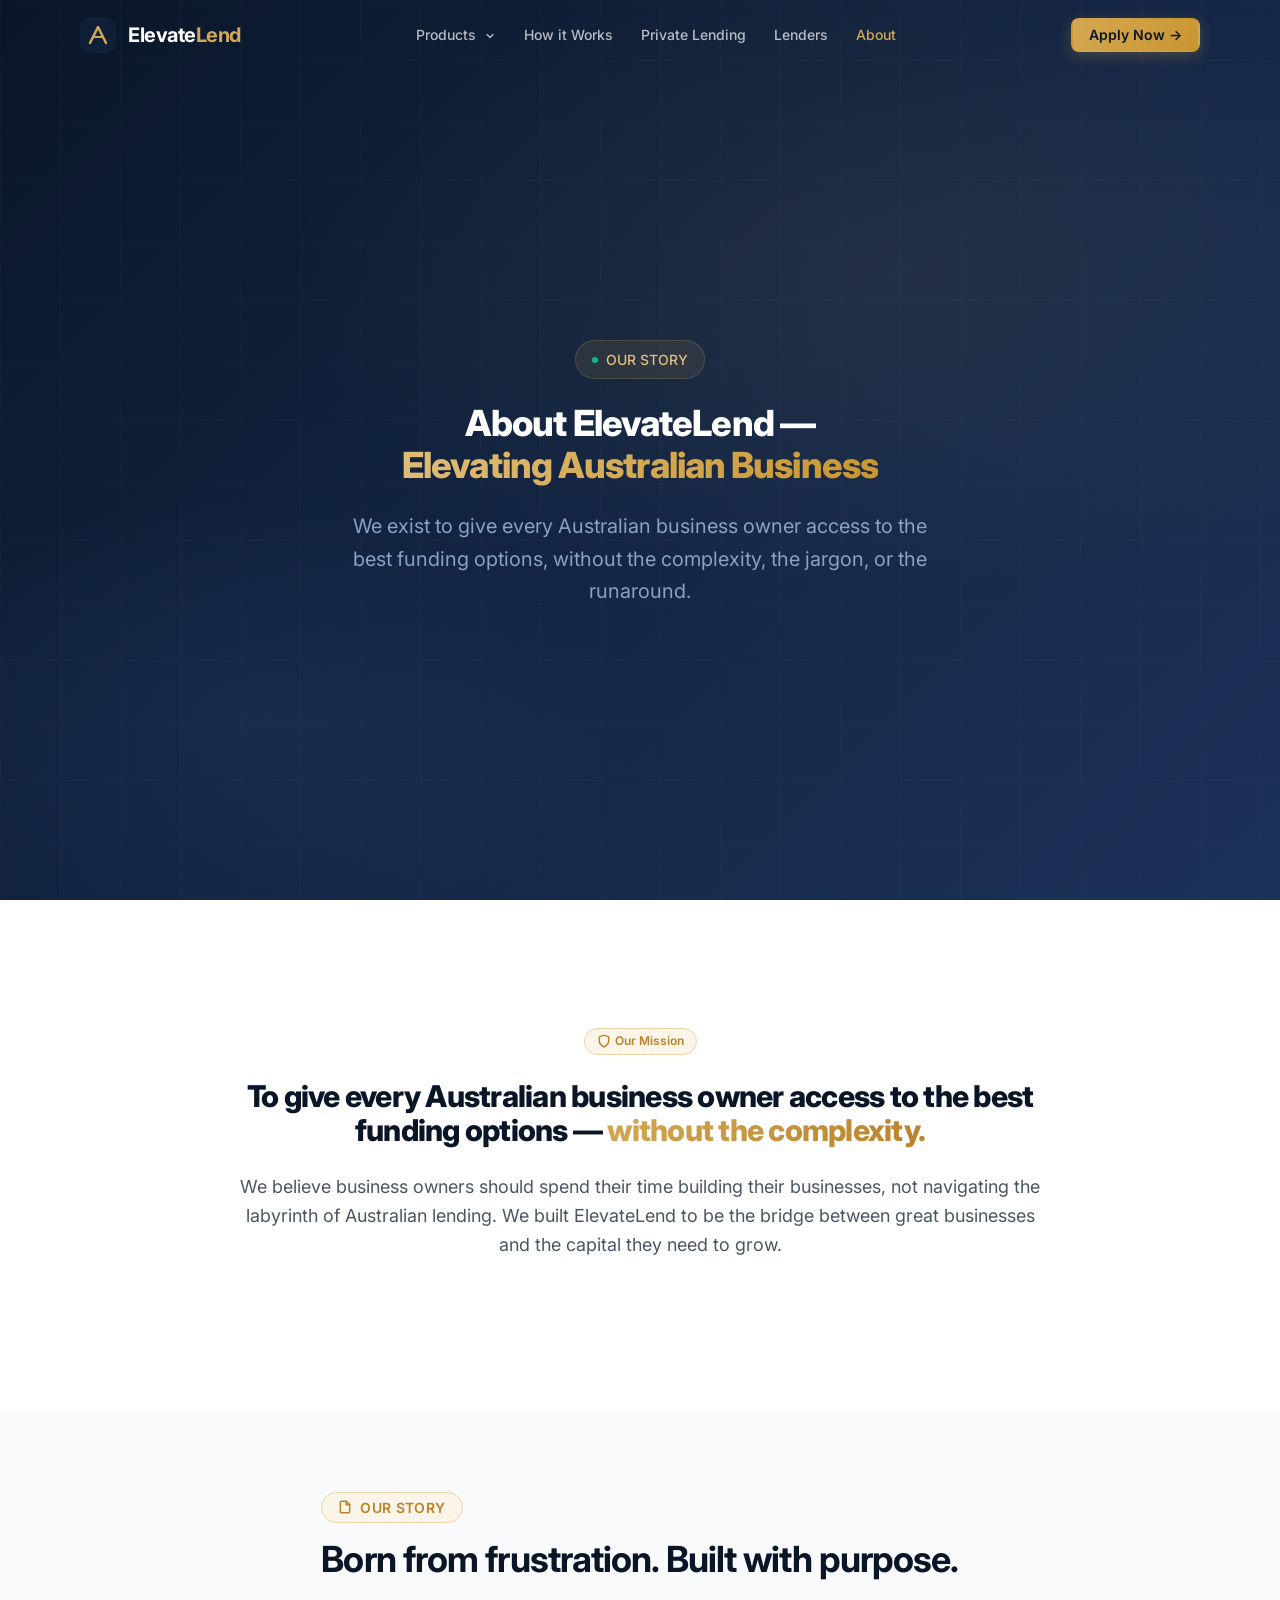
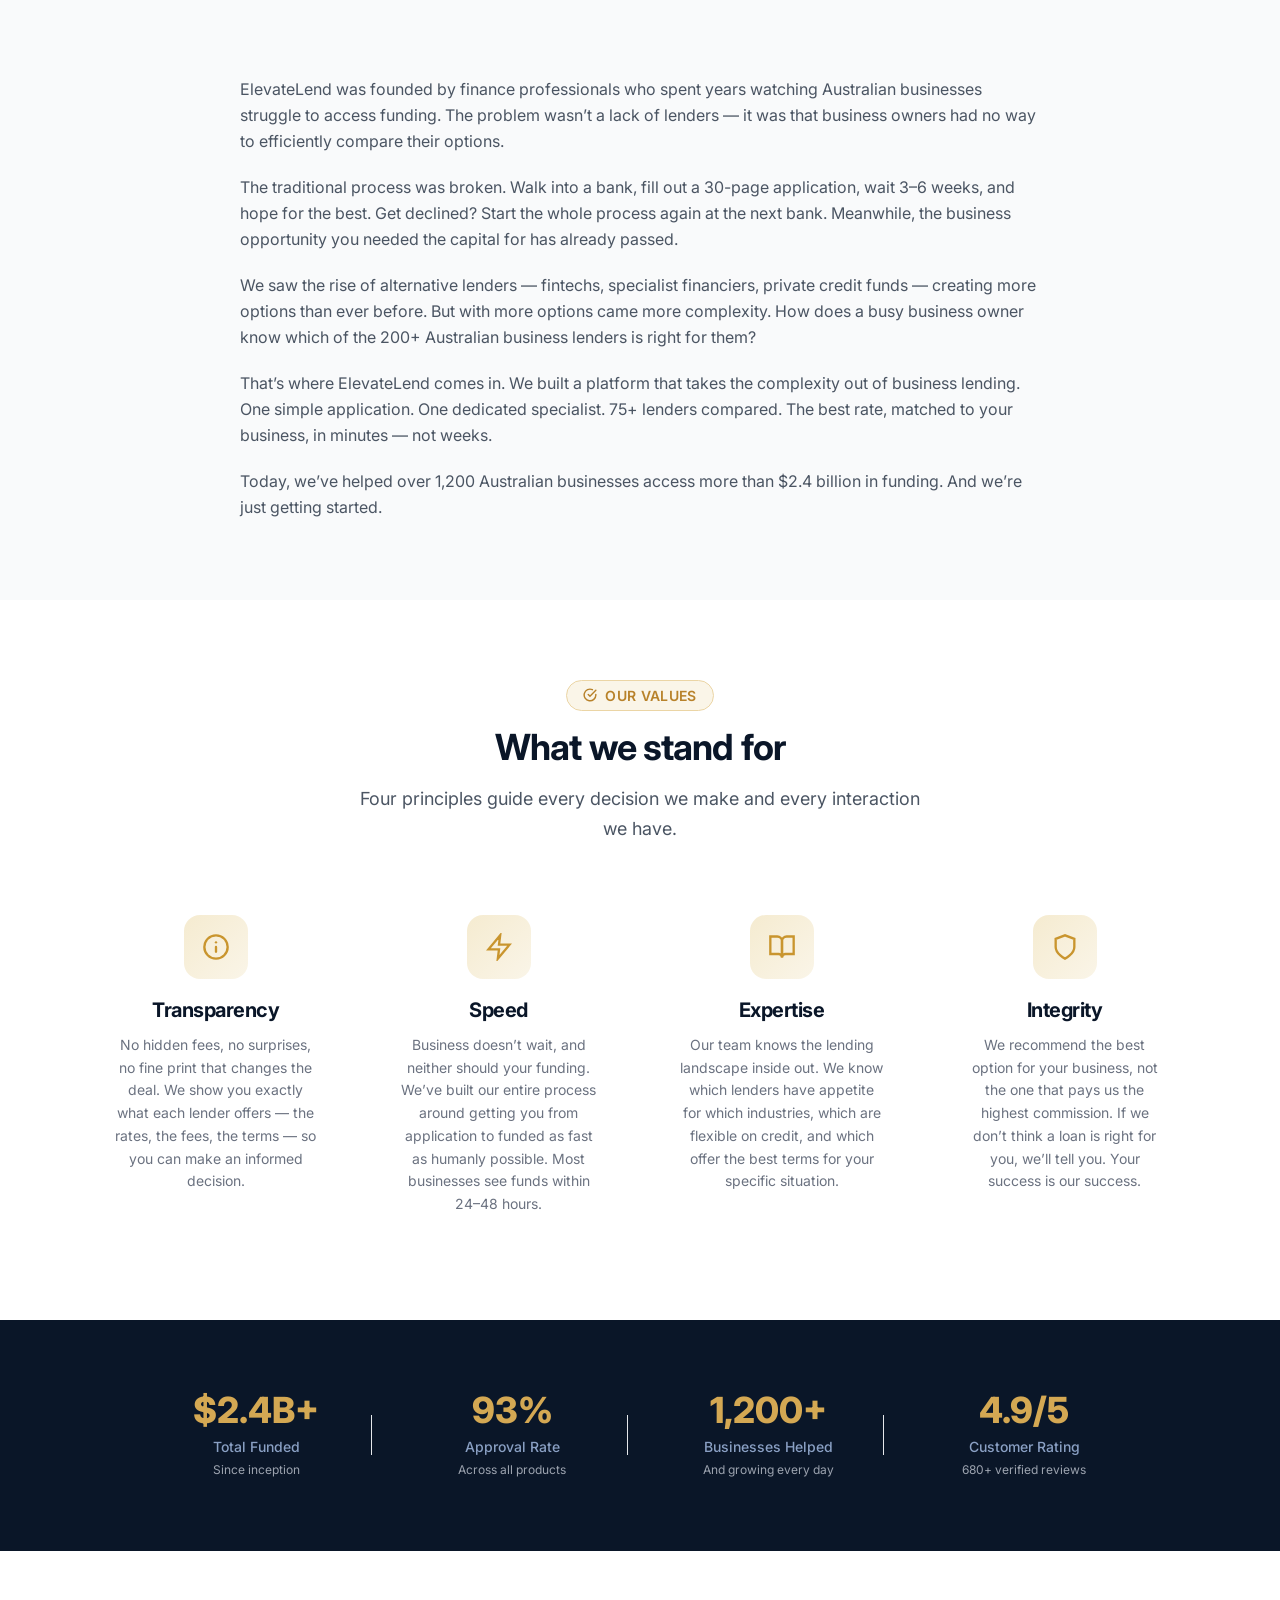
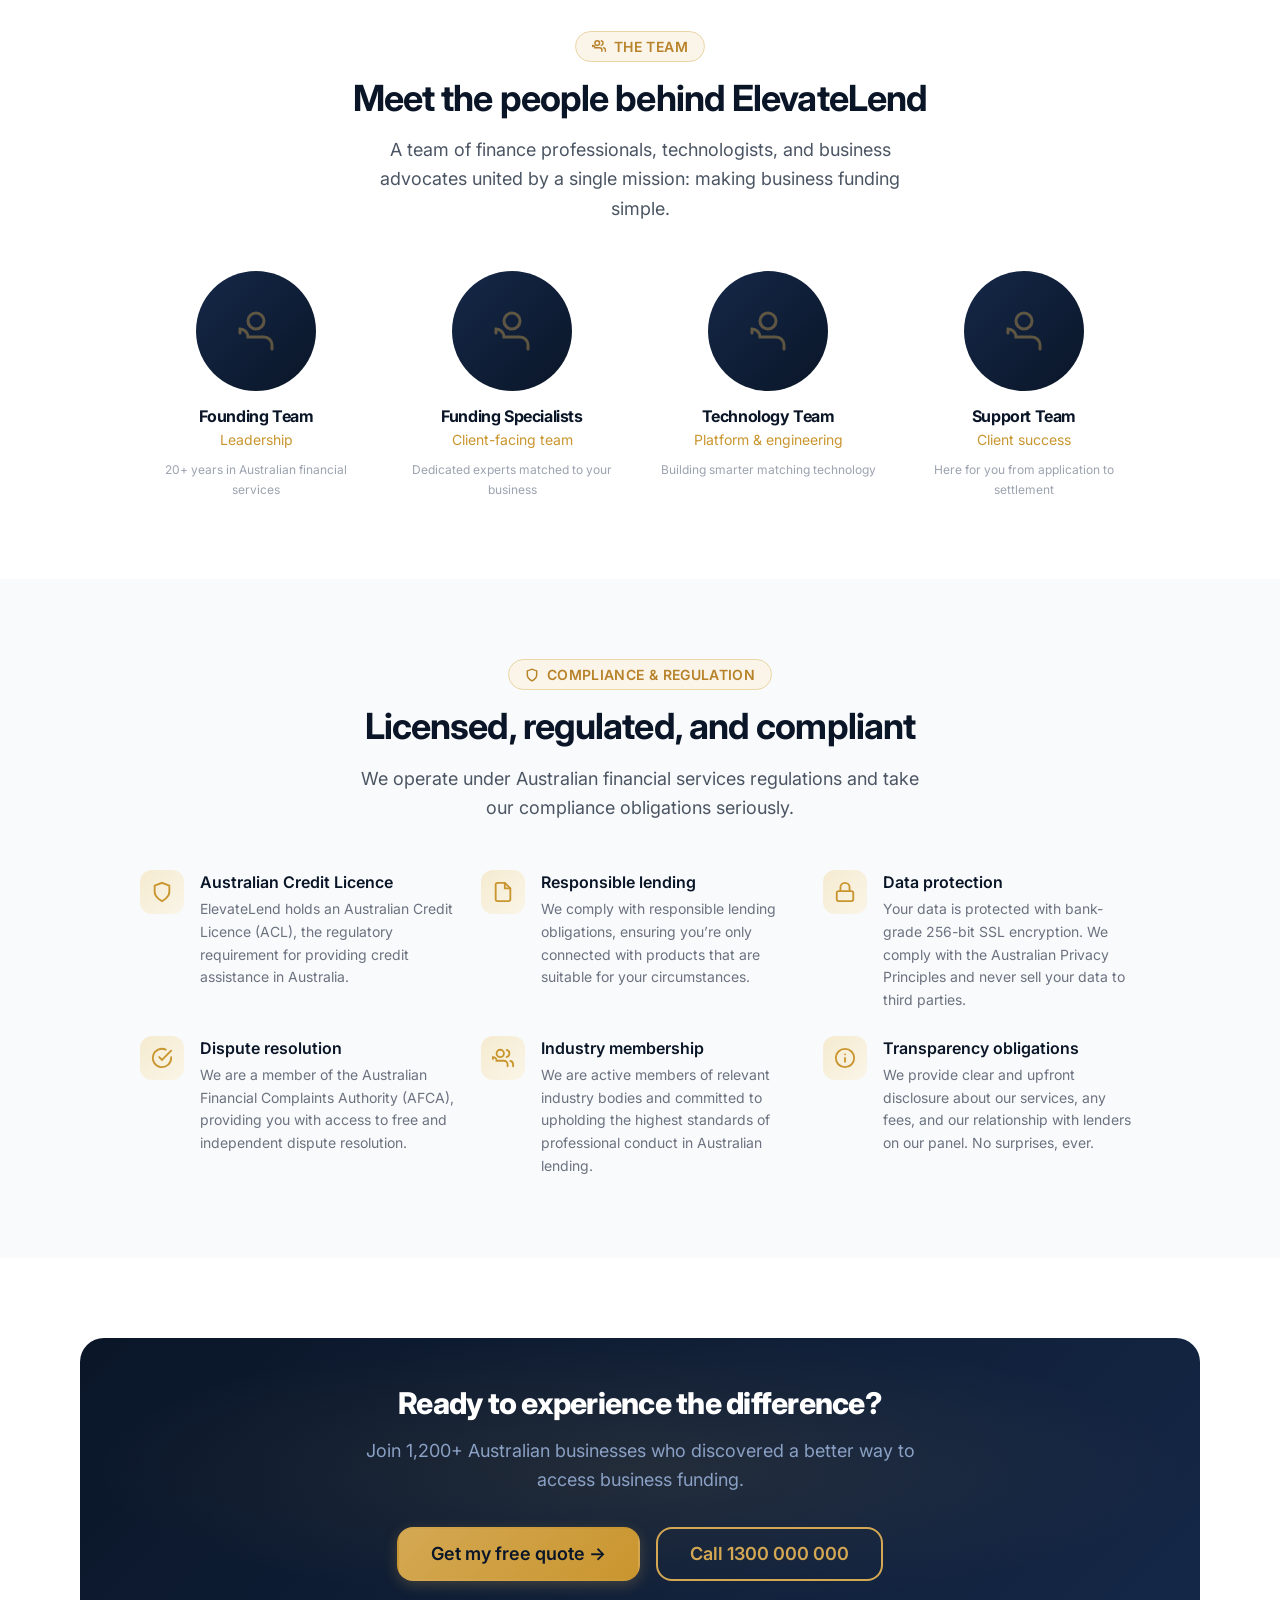
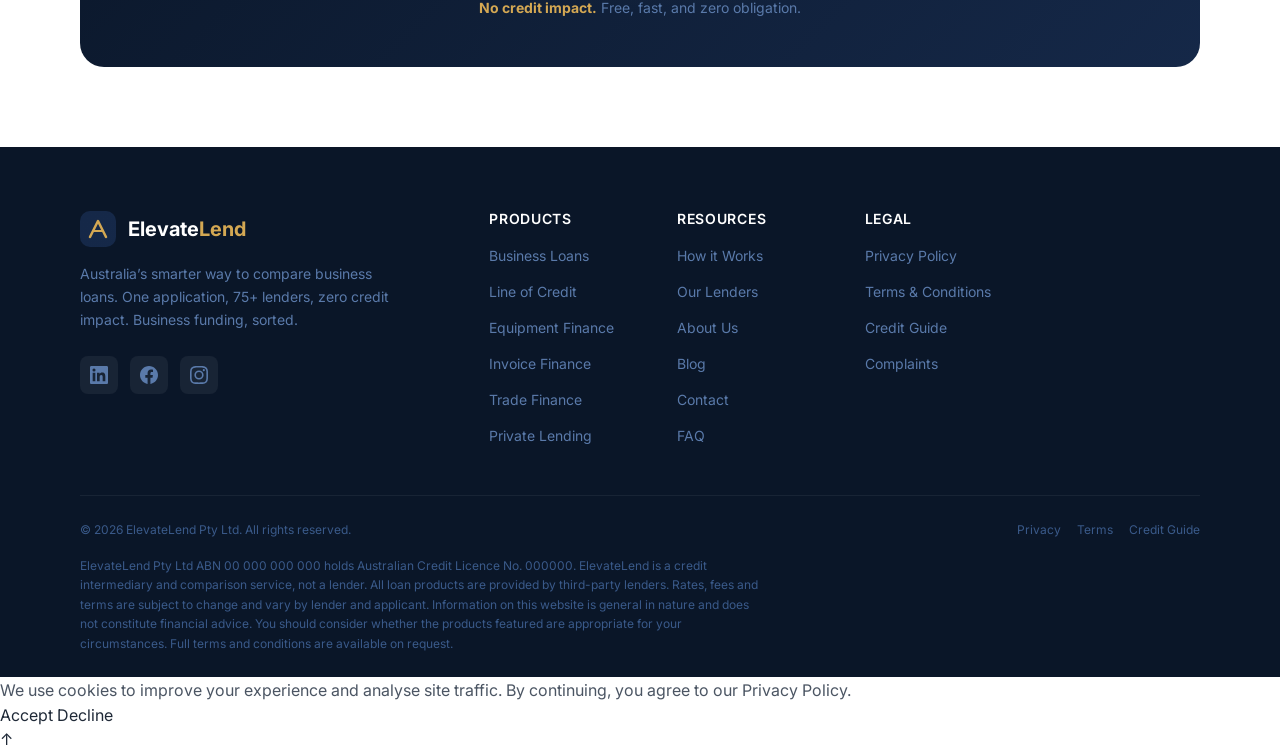
<file: about/index.html>
<!DOCTYPE html>
<html lang="en-AU">
<head>
  <meta charset="UTF-8">
  <meta name="viewport" content="width=device-width, initial-scale=1.0">
  <meta name="description" content="Learn about ElevateLend — Australia's smarter way to compare business loans. Our mission, values, team, and commitment to helping Australian businesses access better funding.">
  <meta name="keywords" content="about ElevateLend, Australian business finance, business loan comparison, fintech Australia, business lending platform">
  <meta name="author" content="ElevateLend">
  <meta name="robots" content="index, follow">

  <!-- Open Graph -->
  <meta property="og:title" content="About ElevateLend — Elevating Australian Business">
  <meta property="og:description" content="Our mission is to give every Australian business owner access to the best funding options, without the complexity.">
  <meta property="og:type" content="website">
  <meta property="og:url" content="https://elevatelend.com.au/about/">
  <meta property="og:locale" content="en_AU">

  <title>About ElevateLend | Elevating Australian Business</title>

  <link rel="canonical" href="https://elevatelend.com.au/about/">
  <link rel="stylesheet" href="../css/style.css">

  <!-- Favicon -->
  <link rel="icon" type="image/svg+xml" href="data:image/svg+xml,<svg xmlns='http://www.w3.org/2000/svg' viewBox='0 0 32 32'><rect width='32' height='32' rx='8' fill='%230a1628'/><path d='M8 22l8-14 8 14' stroke='%23d4a853' stroke-width='3' fill='none' stroke-linecap='round' stroke-linejoin='round'/></svg>">
</head>
<body>

  <!-- ====================================================================
       NAVIGATION
       ==================================================================== -->
  <nav class="nav" id="main-nav" role="navigation" aria-label="Main navigation">
    <div class="container">
      <div class="nav__inner">

        <a href="/" class="nav__logo" aria-label="ElevateLend home">
          <svg class="nav__logo-icon" viewBox="0 0 36 36" fill="none" xmlns="http://www.w3.org/2000/svg" aria-hidden="true">
            <rect width="36" height="36" rx="10" fill="url(#logo-grad)"/>
            <path d="M10 26l8-16 8 16" stroke="#d4a853" stroke-width="2.5" fill="none" stroke-linecap="round" stroke-linejoin="round"/>
            <path d="M13 20h10" stroke="#d4a853" stroke-width="2" stroke-linecap="round"/>
            <defs><linearGradient id="logo-grad" x1="0" y1="0" x2="36" y2="36"><stop stop-color="#0f1f38"/><stop offset="1" stop-color="#152848"/></linearGradient></defs>
          </svg>
          <span class="nav__logo-text">Elevate<span>Lend</span></span>
        </a>

        <div class="nav__links">
          <div class="nav__link" style="position:relative; cursor:pointer;" id="products-dropdown-trigger">
            Products
            <svg width="12" height="12" viewBox="0 0 24 24" fill="none" stroke="currentColor" stroke-width="2.5" stroke-linecap="round" style="margin-left:4px; display:inline-block; vertical-align:middle;"><polyline points="6 9 12 15 18 9"/></svg>
            <div style="display:none; position:absolute; top:100%; left:0; min-width:220px; background:rgba(10,22,40,0.95); backdrop-filter:blur(16px); border-radius:var(--radius-lg); padding:var(--space-2) 0; box-shadow:var(--shadow-xl); border:1px solid rgba(255,255,255,0.08); z-index:var(--z-dropdown);" id="products-dropdown">
              <a href="/products/business-loans/" style="display:block; padding:var(--space-3) var(--space-5); font-size:var(--font-size-sm); color:rgba(255,255,255,0.8); transition:all 150ms;">Business Loans</a>
              <a href="/products/line-of-credit/" style="display:block; padding:var(--space-3) var(--space-5); font-size:var(--font-size-sm); color:rgba(255,255,255,0.8); transition:all 150ms;">Line of Credit</a>
              <a href="/products/equipment-finance/" style="display:block; padding:var(--space-3) var(--space-5); font-size:var(--font-size-sm); color:rgba(255,255,255,0.8); transition:all 150ms;">Equipment Finance</a>
              <a href="/products/invoice-finance/" style="display:block; padding:var(--space-3) var(--space-5); font-size:var(--font-size-sm); color:rgba(255,255,255,0.8); transition:all 150ms;">Invoice Finance</a>
              <a href="/products/trade-finance/" style="display:block; padding:var(--space-3) var(--space-5); font-size:var(--font-size-sm); color:rgba(255,255,255,0.8); transition:all 150ms;">Trade Finance</a>
            </div>
          </div>
          <a href="/how-it-works/" class="nav__link">How it Works</a>
          <a href="/private-lending/" class="nav__link">Private Lending</a>
          <a href="/lenders/" class="nav__link">Lenders</a>
          <a href="/about/" class="nav__link" style="color:var(--color-gold-400);">About</a>
        </div>

        <div class="nav__actions">
          <a href="tel:1300000000" class="nav__link" style="display:none;" aria-label="Call us">
            <svg width="16" height="16" viewBox="0 0 24 24" fill="none" stroke="currentColor" stroke-width="2" stroke-linecap="round" style="display:inline-block; vertical-align:middle; margin-right:4px;"><path d="M22 16.92v3a2 2 0 01-2.18 2 19.79 19.79 0 01-8.63-3.07 19.5 19.5 0 01-6-6A19.79 19.79 0 012.12 4.18 2 2 0 014.11 2h3a2 2 0 012 1.72c.127.96.361 1.903.7 2.81a2 2 0 01-.45 2.11L8.09 9.91a16 16 0 006 6l1.27-1.27a2 2 0 012.11-.45c.907.339 1.85.573 2.81.7A2 2 0 0122 16.92z"/></svg>
            1300 000 000
          </a>
          <a href="/apply/" class="btn btn--primary btn--sm nav__cta">Apply Now &rarr;</a>
          <button class="nav__toggle" data-nav-toggle aria-label="Toggle navigation menu" aria-expanded="false">
            <svg class="nav__toggle-icon" viewBox="0 0 24 24" fill="none" stroke="currentColor" stroke-width="2" stroke-linecap="round"><line x1="3" y1="6" x2="21" y2="6"/><line x1="3" y1="12" x2="21" y2="12"/><line x1="3" y1="18" x2="21" y2="18"/></svg>
          </button>
        </div>
      </div>
    </div>

    <div class="nav__mobile-menu" data-nav-menu>
      <a href="/products/business-loans/" class="nav__mobile-link">Business Loans</a>
      <a href="/products/line-of-credit/" class="nav__mobile-link">Line of Credit</a>
      <a href="/products/equipment-finance/" class="nav__mobile-link">Equipment Finance</a>
      <a href="/products/invoice-finance/" class="nav__mobile-link">Invoice Finance</a>
      <a href="/products/trade-finance/" class="nav__mobile-link">Trade Finance</a>
      <a href="/how-it-works/" class="nav__mobile-link">How it Works</a>
      <a href="/private-lending/" class="nav__mobile-link">Private Lending</a>
      <a href="/lenders/" class="nav__mobile-link">Lenders</a>
      <a href="/about/" class="nav__mobile-link">About</a>
      <div class="nav__mobile-cta">
        <a href="/apply/" class="btn btn--primary btn--block">Apply Now &rarr;</a>
      </div>
    </div>
  </nav>

  <!-- ====================================================================
       INNER HERO
       ==================================================================== -->
  <section class="hero hero--inner">
    <div class="hero__grid-pattern" aria-hidden="true"></div>
    <div class="container">
      <div class="hero__content">
        <div class="hero__badge">
          <span class="hero__badge-dot" aria-hidden="true"></span>
          OUR STORY
        </div>
        <h1 class="hero__title">
          About ElevateLend &mdash;<br>
          <span class="hero__title-highlight">Elevating Australian Business</span>
        </h1>
        <p class="hero__subtitle">
          We exist to give every Australian business owner access to the best funding options, without the complexity, the jargon, or the runaround.
        </p>
      </div>
    </div>
  </section>

  <!-- ====================================================================
       MISSION
       ==================================================================== -->
  <section class="section section--lg">
    <div class="container">
      <div style="max-width:800px; margin-inline:auto; text-align:center;">

        <span class="badge badge--gold" style="margin-bottom:var(--space-6); display:inline-flex;">
          <svg width="14" height="14" viewBox="0 0 24 24" fill="none" stroke="currentColor" stroke-width="2.5" stroke-linecap="round" style="margin-right:4px;"><path d="M12 22s8-4 8-10V5l-8-3-8 3v7c0 6 8 10 8 10z"/></svg>
          Our Mission
        </span>

        <h2 style="font-size:var(--font-size-3xl); font-weight:var(--font-weight-extrabold); color:var(--color-navy-900); margin-bottom:var(--space-6); line-height:var(--line-height-tight);">
          To give every Australian business owner access to the best funding options &mdash; <span class="text-gradient">without the complexity.</span>
        </h2>

        <p style="font-size:var(--font-size-lg); color:var(--color-gray-600); line-height:var(--line-height-relaxed); margin-bottom:var(--space-6);">
          We believe business owners should spend their time building their businesses, not navigating the labyrinth of Australian lending. We built ElevateLend to be the bridge between great businesses and the capital they need to grow.
        </p>

      </div>
    </div>
  </section>

  <!-- ====================================================================
       OUR STORY
       ==================================================================== -->
  <section class="section section--gray">
    <div class="container">
      <div style="display:grid; grid-template-columns:1fr; gap:var(--space-8); max-width:800px; margin-inline:auto;">

        <div class="section-header" style="text-align:left;">
          <span class="section-header__badge">
            <svg width="14" height="14" viewBox="0 0 24 24" fill="none" stroke="currentColor" stroke-width="2.5" stroke-linecap="round"><path d="M14 2H6a2 2 0 00-2 2v16a2 2 0 002 2h12a2 2 0 002-2V8z"/><polyline points="14 2 14 8 20 8"/></svg>
            Our Story
          </span>
          <h2 class="section-header__title" style="text-align:left;">Born from frustration. Built with purpose.</h2>
        </div>

        <div style="font-size:var(--font-size-base); color:var(--color-gray-600); line-height:var(--line-height-relaxed); display:grid; gap:var(--space-5);">
          <p>
            ElevateLend was founded by finance professionals who spent years watching Australian businesses struggle to access funding. The problem wasn&rsquo;t a lack of lenders &mdash; it was that business owners had no way to efficiently compare their options.
          </p>
          <p>
            The traditional process was broken. Walk into a bank, fill out a 30-page application, wait 3&ndash;6 weeks, and hope for the best. Get declined? Start the whole process again at the next bank. Meanwhile, the business opportunity you needed the capital for has already passed.
          </p>
          <p>
            We saw the rise of alternative lenders &mdash; fintechs, specialist financiers, private credit funds &mdash; creating more options than ever before. But with more options came more complexity. How does a busy business owner know which of the 200+ Australian business lenders is right for them?
          </p>
          <p>
            That&rsquo;s where ElevateLend comes in. We built a platform that takes the complexity out of business lending. One simple application. One dedicated specialist. 75+ lenders compared. The best rate, matched to your business, in minutes &mdash; not weeks.
          </p>
          <p>
            Today, we&rsquo;ve helped over 1,200 Australian businesses access more than $2.4 billion in funding. And we&rsquo;re just getting started.
          </p>
        </div>

      </div>
    </div>
  </section>

  <!-- ====================================================================
       VALUES
       ==================================================================== -->
  <section class="section">
    <div class="container">
      <div class="section-header">
        <span class="section-header__badge">
          <svg width="14" height="14" viewBox="0 0 24 24" fill="none" stroke="currentColor" stroke-width="2.5" stroke-linecap="round"><path d="M22 11.08V12a10 10 0 11-5.93-9.14"/><polyline points="22 4 12 14.01 9 11.01"/></svg>
          Our Values
        </span>
        <h2 class="section-header__title">What we stand for</h2>
        <p class="section-header__subtitle">Four principles guide every decision we make and every interaction we have.</p>
      </div>

      <div style="display:grid; grid-template-columns:repeat(auto-fit, minmax(250px, 1fr)); gap:var(--space-8); max-width:1100px; margin-inline:auto;">

        <!-- Transparency -->
        <div style="text-align:center; padding:var(--space-6);">
          <div style="width:64px; height:64px; display:flex; align-items:center; justify-content:center; background:linear-gradient(135deg, var(--color-gold-100), var(--color-gold-50)); border-radius:var(--radius-xl); margin:0 auto var(--space-5); color:var(--color-gold-500);">
            <svg width="28" height="28" viewBox="0 0 24 24" fill="none" stroke="currentColor" stroke-width="2" stroke-linecap="round"><circle cx="12" cy="12" r="10"/><line x1="12" y1="16" x2="12" y2="12"/><line x1="12" y1="8" x2="12.01" y2="8"/></svg>
          </div>
          <h3 style="font-size:var(--font-size-xl); font-weight:var(--font-weight-bold); color:var(--color-navy-900); margin-bottom:var(--space-3);">Transparency</h3>
          <p style="font-size:var(--font-size-sm); color:var(--color-gray-500); line-height:var(--line-height-relaxed);">
            No hidden fees, no surprises, no fine print that changes the deal. We show you exactly what each lender offers &mdash; the rates, the fees, the terms &mdash; so you can make an informed decision.
          </p>
        </div>

        <!-- Speed -->
        <div style="text-align:center; padding:var(--space-6);">
          <div style="width:64px; height:64px; display:flex; align-items:center; justify-content:center; background:linear-gradient(135deg, var(--color-gold-100), var(--color-gold-50)); border-radius:var(--radius-xl); margin:0 auto var(--space-5); color:var(--color-gold-500);">
            <svg width="28" height="28" viewBox="0 0 24 24" fill="none" stroke="currentColor" stroke-width="2" stroke-linecap="round"><path d="M13 2L3 14h9l-1 8 10-12h-9l1-8z"/></svg>
          </div>
          <h3 style="font-size:var(--font-size-xl); font-weight:var(--font-weight-bold); color:var(--color-navy-900); margin-bottom:var(--space-3);">Speed</h3>
          <p style="font-size:var(--font-size-sm); color:var(--color-gray-500); line-height:var(--line-height-relaxed);">
            Business doesn&rsquo;t wait, and neither should your funding. We&rsquo;ve built our entire process around getting you from application to funded as fast as humanly possible. Most businesses see funds within 24&ndash;48 hours.
          </p>
        </div>

        <!-- Expertise -->
        <div style="text-align:center; padding:var(--space-6);">
          <div style="width:64px; height:64px; display:flex; align-items:center; justify-content:center; background:linear-gradient(135deg, var(--color-gold-100), var(--color-gold-50)); border-radius:var(--radius-xl); margin:0 auto var(--space-5); color:var(--color-gold-500);">
            <svg width="28" height="28" viewBox="0 0 24 24" fill="none" stroke="currentColor" stroke-width="2" stroke-linecap="round"><path d="M2 3h6a4 4 0 014 4v14a3 3 0 00-3-3H2z"/><path d="M22 3h-6a4 4 0 00-4 4v14a3 3 0 013-3h7z"/></svg>
          </div>
          <h3 style="font-size:var(--font-size-xl); font-weight:var(--font-weight-bold); color:var(--color-navy-900); margin-bottom:var(--space-3);">Expertise</h3>
          <p style="font-size:var(--font-size-sm); color:var(--color-gray-500); line-height:var(--line-height-relaxed);">
            Our team knows the lending landscape inside out. We know which lenders have appetite for which industries, which are flexible on credit, and which offer the best terms for your specific situation.
          </p>
        </div>

        <!-- Integrity -->
        <div style="text-align:center; padding:var(--space-6);">
          <div style="width:64px; height:64px; display:flex; align-items:center; justify-content:center; background:linear-gradient(135deg, var(--color-gold-100), var(--color-gold-50)); border-radius:var(--radius-xl); margin:0 auto var(--space-5); color:var(--color-gold-500);">
            <svg width="28" height="28" viewBox="0 0 24 24" fill="none" stroke="currentColor" stroke-width="2" stroke-linecap="round"><path d="M12 22s8-4 8-10V5l-8-3-8 3v7c0 6 8 10 8 10z"/></svg>
          </div>
          <h3 style="font-size:var(--font-size-xl); font-weight:var(--font-weight-bold); color:var(--color-navy-900); margin-bottom:var(--space-3);">Integrity</h3>
          <p style="font-size:var(--font-size-sm); color:var(--color-gray-500); line-height:var(--line-height-relaxed);">
            We recommend the best option for your business, not the one that pays us the highest commission. If we don&rsquo;t think a loan is right for you, we&rsquo;ll tell you. Your success is our success.
          </p>
        </div>

      </div>
    </div>
  </section>

  <!-- ====================================================================
       STATS
       ==================================================================== -->
  <section class="section--dark" style="padding-block:var(--space-12);">
    <div class="container">
      <div class="stats stats--divided" style="max-width:1000px; margin-inline:auto;">
        <div class="stat">
          <div class="stat__value">$2.4B+</div>
          <div class="stat__label">Total Funded</div>
          <div class="stat__sublabel">Since inception</div>
        </div>
        <div class="stat">
          <div class="stat__value">93%</div>
          <div class="stat__label">Approval Rate</div>
          <div class="stat__sublabel">Across all products</div>
        </div>
        <div class="stat">
          <div class="stat__value">1,200+</div>
          <div class="stat__label">Businesses Helped</div>
          <div class="stat__sublabel">And growing every day</div>
        </div>
        <div class="stat">
          <div class="stat__value">4.9/5</div>
          <div class="stat__label">Customer Rating</div>
          <div class="stat__sublabel">680+ verified reviews</div>
        </div>
      </div>
    </div>
  </section>

  <!-- ====================================================================
       TEAM PLACEHOLDER
       ==================================================================== -->
  <section class="section">
    <div class="container">
      <div class="section-header">
        <span class="section-header__badge">
          <svg width="14" height="14" viewBox="0 0 24 24" fill="none" stroke="currentColor" stroke-width="2.5" stroke-linecap="round"><path d="M17 21v-2a4 4 0 00-4-4H5a4 4 0 00-4-4v2"/><circle cx="9" cy="7" r="4"/><path d="M23 21v-2a4 4 0 00-3-3.87"/><path d="M16 3.13a4 4 0 010 7.75"/></svg>
          The Team
        </span>
        <h2 class="section-header__title">Meet the people behind ElevateLend</h2>
        <p class="section-header__subtitle">A team of finance professionals, technologists, and business advocates united by a single mission: making business funding simple.</p>
      </div>

      <div style="display:grid; grid-template-columns:repeat(auto-fill, minmax(220px, 1fr)); gap:var(--space-6); max-width:1000px; margin-inline:auto;">

        <!-- Team Member 1 -->
        <div style="text-align:center;">
          <div style="width:120px; height:120px; border-radius:var(--radius-full); background:linear-gradient(135deg, var(--color-navy-700), var(--color-navy-900)); display:flex; align-items:center; justify-content:center; margin:0 auto var(--space-4);">
            <svg width="48" height="48" viewBox="0 0 24 24" fill="none" stroke="rgba(212,168,83,0.4)" stroke-width="1.5" stroke-linecap="round"><path d="M20 21v-2a4 4 0 00-4-4H8a4 4 0 00-4-4v2"/><circle cx="12" cy="7" r="4"/></svg>
          </div>
          <h3 style="font-size:var(--font-size-base); font-weight:var(--font-weight-bold); color:var(--color-navy-900); margin-bottom:var(--space-1);">Founding Team</h3>
          <p style="font-size:var(--font-size-sm); color:var(--color-gold-500); margin-bottom:var(--space-2);">Leadership</p>
          <p style="font-size:var(--font-size-xs); color:var(--color-gray-400);">20+ years in Australian financial services</p>
        </div>

        <!-- Team Member 2 -->
        <div style="text-align:center;">
          <div style="width:120px; height:120px; border-radius:var(--radius-full); background:linear-gradient(135deg, var(--color-navy-700), var(--color-navy-900)); display:flex; align-items:center; justify-content:center; margin:0 auto var(--space-4);">
            <svg width="48" height="48" viewBox="0 0 24 24" fill="none" stroke="rgba(212,168,83,0.4)" stroke-width="1.5" stroke-linecap="round"><path d="M20 21v-2a4 4 0 00-4-4H8a4 4 0 00-4-4v2"/><circle cx="12" cy="7" r="4"/></svg>
          </div>
          <h3 style="font-size:var(--font-size-base); font-weight:var(--font-weight-bold); color:var(--color-navy-900); margin-bottom:var(--space-1);">Funding Specialists</h3>
          <p style="font-size:var(--font-size-sm); color:var(--color-gold-500); margin-bottom:var(--space-2);">Client-facing team</p>
          <p style="font-size:var(--font-size-xs); color:var(--color-gray-400);">Dedicated experts matched to your business</p>
        </div>

        <!-- Team Member 3 -->
        <div style="text-align:center;">
          <div style="width:120px; height:120px; border-radius:var(--radius-full); background:linear-gradient(135deg, var(--color-navy-700), var(--color-navy-900)); display:flex; align-items:center; justify-content:center; margin:0 auto var(--space-4);">
            <svg width="48" height="48" viewBox="0 0 24 24" fill="none" stroke="rgba(212,168,83,0.4)" stroke-width="1.5" stroke-linecap="round"><path d="M20 21v-2a4 4 0 00-4-4H8a4 4 0 00-4-4v2"/><circle cx="12" cy="7" r="4"/></svg>
          </div>
          <h3 style="font-size:var(--font-size-base); font-weight:var(--font-weight-bold); color:var(--color-navy-900); margin-bottom:var(--space-1);">Technology Team</h3>
          <p style="font-size:var(--font-size-sm); color:var(--color-gold-500); margin-bottom:var(--space-2);">Platform &amp; engineering</p>
          <p style="font-size:var(--font-size-xs); color:var(--color-gray-400);">Building smarter matching technology</p>
        </div>

        <!-- Team Member 4 -->
        <div style="text-align:center;">
          <div style="width:120px; height:120px; border-radius:var(--radius-full); background:linear-gradient(135deg, var(--color-navy-700), var(--color-navy-900)); display:flex; align-items:center; justify-content:center; margin:0 auto var(--space-4);">
            <svg width="48" height="48" viewBox="0 0 24 24" fill="none" stroke="rgba(212,168,83,0.4)" stroke-width="1.5" stroke-linecap="round"><path d="M20 21v-2a4 4 0 00-4-4H8a4 4 0 00-4-4v2"/><circle cx="12" cy="7" r="4"/></svg>
          </div>
          <h3 style="font-size:var(--font-size-base); font-weight:var(--font-weight-bold); color:var(--color-navy-900); margin-bottom:var(--space-1);">Support Team</h3>
          <p style="font-size:var(--font-size-sm); color:var(--color-gold-500); margin-bottom:var(--space-2);">Client success</p>
          <p style="font-size:var(--font-size-xs); color:var(--color-gray-400);">Here for you from application to settlement</p>
        </div>

      </div>
    </div>
  </section>

  <!-- ====================================================================
       REGULATORY & COMPLIANCE
       ==================================================================== -->
  <section class="section section--gray">
    <div class="container">
      <div class="section-header">
        <span class="section-header__badge">
          <svg width="14" height="14" viewBox="0 0 24 24" fill="none" stroke="currentColor" stroke-width="2.5" stroke-linecap="round"><path d="M12 22s8-4 8-10V5l-8-3-8 3v7c0 6 8 10 8 10z"/></svg>
          Compliance &amp; Regulation
        </span>
        <h2 class="section-header__title">Licensed, regulated, and compliant</h2>
        <p class="section-header__subtitle">We operate under Australian financial services regulations and take our compliance obligations seriously.</p>
      </div>

      <div style="display:grid; grid-template-columns:repeat(auto-fit, minmax(280px, 1fr)); gap:var(--space-6); max-width:1000px; margin-inline:auto;">

        <div class="feature-item">
          <div class="feature-item__icon">
            <svg viewBox="0 0 24 24" fill="none" stroke="currentColor" stroke-width="2" stroke-linecap="round"><path d="M12 22s8-4 8-10V5l-8-3-8 3v7c0 6 8 10 8 10z"/></svg>
          </div>
          <div>
            <div class="feature-item__title">Australian Credit Licence</div>
            <div class="feature-item__desc">ElevateLend holds an Australian Credit Licence (ACL), the regulatory requirement for providing credit assistance in Australia.</div>
          </div>
        </div>

        <div class="feature-item">
          <div class="feature-item__icon">
            <svg viewBox="0 0 24 24" fill="none" stroke="currentColor" stroke-width="2" stroke-linecap="round"><path d="M14 2H6a2 2 0 00-2 2v16a2 2 0 002 2h12a2 2 0 002-2V8z"/><polyline points="14 2 14 8 20 8"/></svg>
          </div>
          <div>
            <div class="feature-item__title">Responsible lending</div>
            <div class="feature-item__desc">We comply with responsible lending obligations, ensuring you&rsquo;re only connected with products that are suitable for your circumstances.</div>
          </div>
        </div>

        <div class="feature-item">
          <div class="feature-item__icon">
            <svg viewBox="0 0 24 24" fill="none" stroke="currentColor" stroke-width="2" stroke-linecap="round"><rect x="3" y="11" width="18" height="11" rx="2"/><path d="M7 11V7a5 5 0 0110 0v4"/></svg>
          </div>
          <div>
            <div class="feature-item__title">Data protection</div>
            <div class="feature-item__desc">Your data is protected with bank-grade 256-bit SSL encryption. We comply with the Australian Privacy Principles and never sell your data to third parties.</div>
          </div>
        </div>

        <div class="feature-item">
          <div class="feature-item__icon">
            <svg viewBox="0 0 24 24" fill="none" stroke="currentColor" stroke-width="2" stroke-linecap="round"><path d="M22 11.08V12a10 10 0 11-5.93-9.14"/><polyline points="22 4 12 14.01 9 11.01"/></svg>
          </div>
          <div>
            <div class="feature-item__title">Dispute resolution</div>
            <div class="feature-item__desc">We are a member of the Australian Financial Complaints Authority (AFCA), providing you with access to free and independent dispute resolution.</div>
          </div>
        </div>

        <div class="feature-item">
          <div class="feature-item__icon">
            <svg viewBox="0 0 24 24" fill="none" stroke="currentColor" stroke-width="2" stroke-linecap="round"><path d="M17 21v-2a4 4 0 00-4-4H5a4 4 0 00-4-4v2"/><circle cx="9" cy="7" r="4"/><path d="M23 21v-2a4 4 0 00-3-3.87"/><path d="M16 3.13a4 4 0 010 7.75"/></svg>
          </div>
          <div>
            <div class="feature-item__title">Industry membership</div>
            <div class="feature-item__desc">We are active members of relevant industry bodies and committed to upholding the highest standards of professional conduct in Australian lending.</div>
          </div>
        </div>

        <div class="feature-item">
          <div class="feature-item__icon">
            <svg viewBox="0 0 24 24" fill="none" stroke="currentColor" stroke-width="2" stroke-linecap="round"><circle cx="12" cy="12" r="10"/><line x1="12" y1="16" x2="12" y2="12"/><line x1="12" y1="8" x2="12.01" y2="8"/></svg>
          </div>
          <div>
            <div class="feature-item__title">Transparency obligations</div>
            <div class="feature-item__desc">We provide clear and upfront disclosure about our services, any fees, and our relationship with lenders on our panel. No surprises, ever.</div>
          </div>
        </div>

      </div>
    </div>
  </section>

  <!-- ====================================================================
       CTA
       ==================================================================== -->
  <section class="section">
    <div class="container">
      <div class="cta">
        <div class="cta__content">
          <h2 class="cta__title">Ready to experience the difference?</h2>
          <p class="cta__subtitle">Join 1,200+ Australian businesses who discovered a better way to access business funding.</p>
          <div class="cta__actions">
            <a href="/apply/" class="btn btn--primary btn--lg btn--pulse">Get my free quote &rarr;</a>
            <a href="tel:1300000000" class="btn btn--outline btn--lg">Call 1300 000 000</a>
          </div>
          <p class="scarcity-notice" style="margin-top:var(--space-4);">
            <strong>No credit impact.</strong> Free, fast, and zero obligation.
          </p>
        </div>
      </div>
    </div>
  </section>

  <!-- ====================================================================
       FOOTER
       ==================================================================== -->
  <footer class="footer" role="contentinfo">
    <div class="container">
      <div class="footer__grid">
        <div class="footer__brand">
          <a href="/" class="footer__logo" aria-label="ElevateLend home">
            <svg width="36" height="36" viewBox="0 0 36 36" fill="none" xmlns="http://www.w3.org/2000/svg" aria-hidden="true">
              <rect width="36" height="36" rx="10" fill="url(#logo-grad-footer)"/>
              <path d="M10 26l8-16 8 16" stroke="#d4a853" stroke-width="2.5" fill="none" stroke-linecap="round" stroke-linejoin="round"/>
              <path d="M13 20h10" stroke="#d4a853" stroke-width="2" stroke-linecap="round"/>
              <defs><linearGradient id="logo-grad-footer" x1="0" y1="0" x2="36" y2="36"><stop stop-color="#152848"/><stop offset="1" stop-color="#1b3358"/></linearGradient></defs>
            </svg>
            <span class="footer__logo-text">Elevate<span>Lend</span></span>
          </a>
          <p class="footer__tagline">Australia&rsquo;s smarter way to compare business loans. One application, 75+ lenders, zero credit impact. Business funding, sorted.</p>
          <div class="footer__social">
            <a href="#" class="footer__social-link" aria-label="Follow us on LinkedIn">
              <svg class="footer__social-icon" viewBox="0 0 24 24" fill="currentColor"><path d="M20.447 20.452h-3.554v-5.569c0-1.328-.027-3.037-1.852-3.037-1.853 0-2.136 1.445-2.136 2.939v5.667H9.351V9h3.414v1.561h.046c.477-.9 1.637-1.85 3.37-1.85 3.601 0 4.267 2.37 4.267 5.455v6.286zM5.337 7.433a2.062 2.062 0 01-2.063-2.065 2.064 2.064 0 112.063 2.065zm1.782 13.019H3.555V9h3.564v11.452zM22.225 0H1.771C.792 0 0 .774 0 1.729v20.542C0 23.227.792 24 1.771 24h20.451C23.2 24 24 23.227 24 22.271V1.729C24 .774 23.2 0 22.222 0h.003z"/></svg>
            </a>
            <a href="#" class="footer__social-link" aria-label="Follow us on Facebook">
              <svg class="footer__social-icon" viewBox="0 0 24 24" fill="currentColor"><path d="M24 12.073c0-6.627-5.373-12-12-12s-12 5.373-12 12c0 5.99 4.388 10.954 10.125 11.854v-8.385H7.078v-3.47h3.047V9.43c0-3.007 1.792-4.669 4.533-4.669 1.312 0 2.686.235 2.686.235v2.953H15.83c-1.491 0-1.956.925-1.956 1.874v2.25h3.328l-.532 3.47h-2.796v8.385C19.612 23.027 24 18.062 24 12.073z"/></svg>
            </a>
            <a href="#" class="footer__social-link" aria-label="Follow us on Instagram">
              <svg class="footer__social-icon" viewBox="0 0 24 24" fill="currentColor"><path d="M12 2.163c3.204 0 3.584.012 4.85.07 3.252.148 4.771 1.691 4.919 4.919.058 1.265.069 1.645.069 4.849 0 3.205-.012 3.584-.069 4.849-.149 3.225-1.664 4.771-4.919 4.919-1.266.058-1.644.07-4.85.07-3.204 0-3.584-.012-4.849-.07-3.26-.149-4.771-1.699-4.919-4.92-.058-1.265-.07-1.644-.07-4.849 0-3.204.013-3.583.07-4.849.149-3.227 1.664-4.771 4.919-4.919 1.266-.057 1.645-.069 4.849-.069zM12 0C8.741 0 8.333.014 7.053.072 2.695.272.273 2.69.073 7.052.014 8.333 0 8.741 0 12c0 3.259.014 3.668.072 4.948.2 4.358 2.618 6.78 6.98 6.98C8.333 23.986 8.741 24 12 24c3.259 0 3.668-.014 4.948-.072 4.354-.2 6.782-2.618 6.979-6.98.059-1.28.073-1.689.073-4.948 0-3.259-.014-3.667-.072-4.947-.196-4.354-2.617-6.78-6.979-6.98C15.668.014 15.259 0 12 0zm0 5.838a6.162 6.162 0 100 12.324 6.162 6.162 0 000-12.324zM12 16a4 4 0 110-8 4 4 0 010 8zm6.406-11.845a1.44 1.44 0 100 2.881 1.44 1.44 0 000-2.881z"/></svg>
            </a>
          </div>
        </div>
        <div>
          <h4 class="footer__nav-title">Products</h4>
          <ul class="footer__nav-list">
            <li><a href="/products/business-loans/" class="footer__nav-link">Business Loans</a></li>
            <li><a href="/products/line-of-credit/" class="footer__nav-link">Line of Credit</a></li>
            <li><a href="/products/equipment-finance/" class="footer__nav-link">Equipment Finance</a></li>
            <li><a href="/products/invoice-finance/" class="footer__nav-link">Invoice Finance</a></li>
            <li><a href="/products/trade-finance/" class="footer__nav-link">Trade Finance</a></li>
            <li><a href="/private-lending/" class="footer__nav-link">Private Lending</a></li>
          </ul>
        </div>
        <div>
          <h4 class="footer__nav-title">Resources</h4>
          <ul class="footer__nav-list">
            <li><a href="/how-it-works/" class="footer__nav-link">How it Works</a></li>
            <li><a href="/lenders/" class="footer__nav-link">Our Lenders</a></li>
            <li><a href="/about/" class="footer__nav-link">About Us</a></li>
            <li><a href="/blog/" class="footer__nav-link">Blog</a></li>
            <li><a href="/contact/" class="footer__nav-link">Contact</a></li>
            <li><a href="/faq/" class="footer__nav-link">FAQ</a></li>
          </ul>
        </div>
        <div>
          <h4 class="footer__nav-title">Legal</h4>
          <ul class="footer__nav-list">
            <li><a href="/privacy/" class="footer__nav-link">Privacy Policy</a></li>
            <li><a href="/terms/" class="footer__nav-link">Terms &amp; Conditions</a></li>
            <li><a href="/credit-guide/" class="footer__nav-link">Credit Guide</a></li>
            <li><a href="/complaints/" class="footer__nav-link">Complaints</a></li>
          </ul>
        </div>
      </div>
      <div class="footer__bottom">
        <div class="footer__bottom-inner">
          <p class="footer__copyright">&copy; 2026 ElevateLend Pty Ltd. All rights reserved.</p>
          <div class="footer__legal">
            <a href="/privacy/" class="footer__legal-link">Privacy</a>
            <a href="/terms/" class="footer__legal-link">Terms</a>
            <a href="/credit-guide/" class="footer__legal-link">Credit Guide</a>
          </div>
        </div>
        <p class="footer__disclaimer">
          ElevateLend Pty Ltd ABN 00 000 000 000 holds Australian Credit Licence No. 000000. ElevateLend is a credit intermediary and comparison service, not a lender. All loan products are provided by third-party lenders. Rates, fees and terms are subject to change and vary by lender and applicant. Information on this website is general in nature and does not constitute financial advice. You should consider whether the products featured are appropriate for your circumstances. Full terms and conditions are available on request.
        </p>
      </div>
    </div>
  </footer>

  <!-- Inline Scripts -->
  <script>
    (function() {
      var trigger = document.getElementById('products-dropdown-trigger');
      var dropdown = document.getElementById('products-dropdown');
      if (!trigger || !dropdown) return;
      trigger.addEventListener('mouseenter', function() { dropdown.style.display = 'block'; });
      trigger.addEventListener('mouseleave', function() { dropdown.style.display = 'none'; });
    })();
    (function() {
      var nav = document.getElementById('main-nav');
      if (!nav) return;
      var threshold = 60, ticking = false;
      function update() { ticking = false; if (window.scrollY > threshold) { nav.classList.add('nav--scrolled'); } else { nav.classList.remove('nav--scrolled'); } }
      window.addEventListener('scroll', function() { if (!ticking) { ticking = true; requestAnimationFrame(update); } }, { passive: true });
      update();
    })();
    (function() {
      var toggle = document.querySelector('.nav__toggle');
      var menu = document.querySelector('.nav__mobile-menu');
      if (!toggle || !menu) return;
      toggle.addEventListener('click', function() { var isOpen = menu.classList.toggle('is-open'); toggle.setAttribute('aria-expanded', String(isOpen)); });
      menu.querySelectorAll('a').forEach(function(link) { link.addEventListener('click', function() { menu.classList.remove('is-open'); toggle.setAttribute('aria-expanded', 'false'); }); });
    })();
  </script>

  <script src="../js/main.js"></script>

</body>
                                                                                                                                                  </html>
</file>
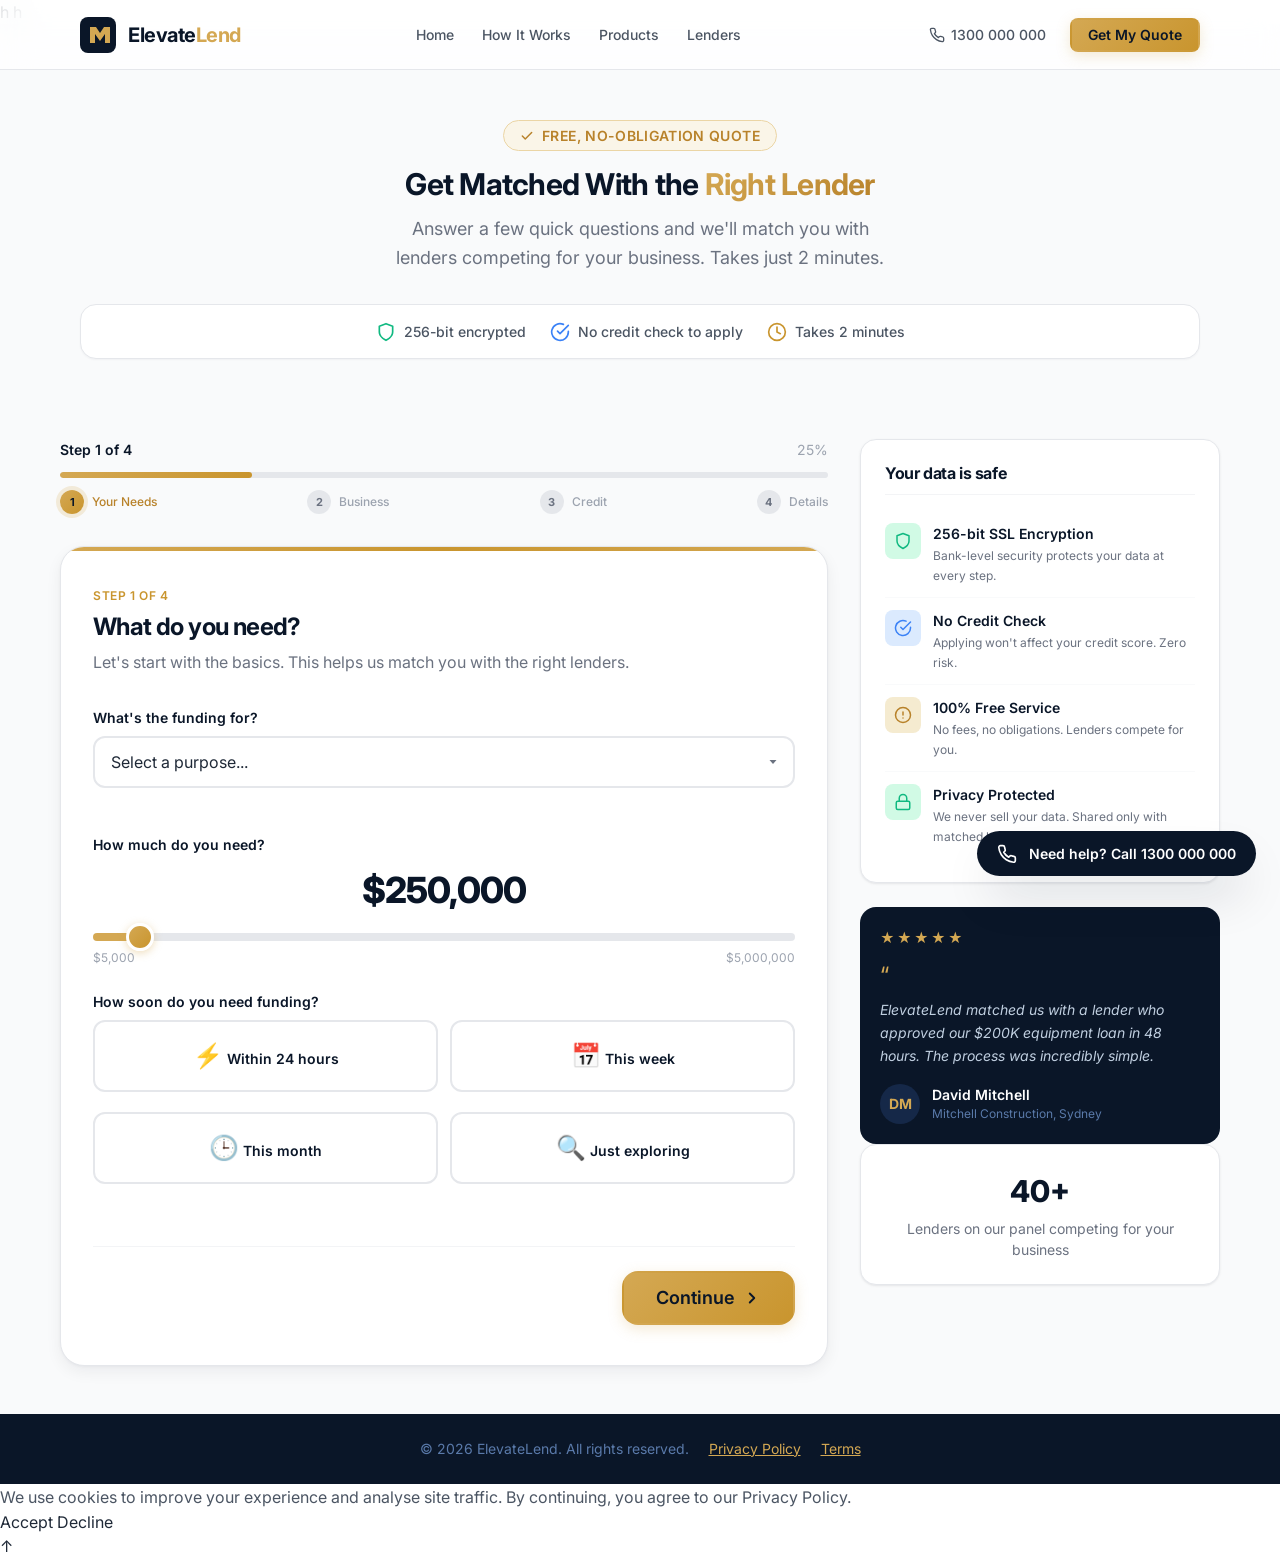
<file: apply/index.html>
h<!DOCTYPE html>
<html lang="en">
<head>
  <meta charset="UTF-8">
  <meta name="viewport" content="width=device-width, initial-scale=1.0">
  <title>Apply for Business Finance | ElevateLend</title>
  <meta name="description" content="Get matched with the right business lender in minutes. Free, no-obligation quote. No credit check required to apply.">
  <meta name="robots" content="index, follow">
  <link rel="canonical" href="https://elevatelend.com.au/apply/">

  <!-- Open Graph -->
  <meta property="og:title" content="Apply for Business Finance | ElevateLend">
  <meta property="og:description" content="Get matched with the right business lender in minutes. Free, no-obligation quote.">
  <meta property="og:type" content="website">h
  <meta property="og:url" content="https://elevatelend.com.au/apply/">

  <!-- Stylesheet -->
  <link rel="stylesheet" href="../css/style.css">

  <!-- Page-specific styles (embedded for single-page load performance) -->
  <style>
    /* =====================================================================
       APPLICATION FORM PAGE — SCOPED STYLES
       ===================================================================== */

    /* --- Page Layout --- */
    .apply-page {
      padding-top: 80px;
      min-height: 100vh;
      background: var(--color-gray-50);
    }

    .apply-layout {
      display: grid;
      grid-template-columns: 1fr;
      gap: var(--space-8);
      max-width: var(--container-xl);
      margin: 0 auto;
      padding: var(--space-8) var(--space-5);
    }

    @media (min-width: 1024px) {
      .apply-layout {
        grid-template-columns: 1fr 320px;
        padding: var(--space-12) var(--space-5);
      }
    }

    @media (min-width: 1200px) {
      .apply-layout {
        grid-template-columns: 1fr 360px;
      }
    }

    /* --- Form Header --- */
    .apply-header {
      text-align: center;
      margin-bottom: var(--space-8);
    }

    .apply-header__badge {
      display: inline-flex;
      align-items: center;
      gap: var(--space-2);
      padding: var(--space-1) var(--space-4);
      background: var(--color-gold-50);
      color: var(--color-gold-600);
      font-size: var(--font-size-sm);
      font-weight: var(--font-weight-semibold);
      letter-spacing: var(--letter-spacing-wide);
      text-transform: uppercase;
      border-radius: var(--radius-full);
      border: 1px solid var(--color-gold-200);
      margin-bottom: var(--space-4);
    }

    .apply-header__title {
      font-size: var(--font-size-3xl);
      margin-bottom: var(--space-3);
    }

    .apply-header__subtitle {
      font-size: var(--font-size-lg);
      color: var(--color-gray-500);
      max-width: 520px;
      margin: 0 auto;
    }

    /* --- Trust Ribbon --- */
    .trust-ribbon {
      display: flex;
      justify-content: center;
      flex-wrap: wrap;
      gap: var(--space-6);
      margin-bottom: var(--space-8);
      padding: var(--space-4) var(--space-5);
      background: var(--color-white);
      border-radius: var(--radius-xl);
      border: 1px solid var(--color-gray-200);
      box-shadow: var(--shadow-xs);
    }

    .trust-ribbon__item {
      display: flex;
      align-items: center;
      gap: var(--space-2);
      font-size: var(--font-size-sm);
      font-weight: var(--font-weight-medium);
      color: var(--color-gray-600);
    }

    .trust-ribbon__icon {
      width: 20px;
      height: 20px;
      flex-shrink: 0;
    }

    .trust-ribbon__icon--shield { color: var(--color-success); }
    .trust-ribbon__icon--check { color: var(--color-info); }
    .trust-ribbon__icon--clock { color: var(--color-gold-500); }

    /* --- Progress Bar --- */
    .progress {
      margin-bottom: var(--space-8);
    }

    .progress__header {
      display: flex;
      justify-content: space-between;
      align-items: center;
      margin-bottom: var(--space-3);
    }

    .progress__label {
      font-size: var(--font-size-sm);
      font-weight: var(--font-weight-semibold);
      color: var(--color-navy-900);
    }

    .progress__count {
      font-size: var(--font-size-sm);
      color: var(--color-gray-400);
    }

    .progress__bar {
      width: 100%;
      height: 6px;
      background: var(--color-gray-200);
      border-radius: var(--radius-full);
      overflow: hidden;
    }

    .progress__fill {
      height: 100%;
      background: linear-gradient(90deg, var(--color-gold-400), var(--color-gold-500));
      border-radius: var(--radius-full);
      transition: width 0.5s cubic-bezier(0.4, 0, 0.2, 1);
    }

    .progress__steps {
      display: flex;
      justify-content: space-between;
      margin-top: var(--space-3);
    }

    .progress__step {
      display: flex;
      align-items: center;
      gap: var(--space-2);
      font-size: var(--font-size-xs);
      color: var(--color-gray-400);
      font-weight: var(--font-weight-medium);
      transition: color var(--transition-base);
    }

    .progress__step.is-active {
      color: var(--color-gold-600);
    }

    .progress__step.is-complete {
      color: var(--color-success);
    }

    .progress__dot {
      width: 24px;
      height: 24px;
      border-radius: var(--radius-full);
      background: var(--color-gray-200);
      display: flex;
      align-items: center;
      justify-content: center;
      font-size: 11px;
      font-weight: var(--font-weight-bold);
      color: var(--color-gray-500);
      transition: all var(--transition-base);
    }

    .progress__step.is-active .progress__dot {
      background: linear-gradient(135deg, var(--color-gold-400), var(--color-gold-500));
      color: var(--color-navy-900);
      box-shadow: 0 0 0 4px rgba(212, 168, 83, 0.2);
    }

    .progress__step.is-complete .progress__dot {
      background: var(--color-success);
      color: var(--color-white);
    }

    @media (max-width: 639px) {
      .progress__step-label { display: none; }
    }

    /* --- Form Card --- */
    .form-card {
      background: var(--color-white);
      border-radius: var(--radius-2xl);
      border: 1px solid var(--color-gray-200);
      box-shadow: var(--shadow-card);
      padding: var(--space-8) var(--space-6);
      position: relative;
      overflow: hidden;
    }

    @media (min-width: 640px) {
      .form-card {
        padding: var(--space-10) var(--space-8);
      }
    }

    .form-card::before {
      content: '';
      position: absolute;
      top: 0;
      left: 0;
      right: 0;
      height: 4px;
      background: linear-gradient(90deg, var(--color-gold-400), var(--color-gold-500), var(--color-gold-400));
    }

    /* --- Form Steps --- */
    .form-step {
      display: none;
      animation: fadeSlideUp 0.4s ease-out;
    }

    .form-step.is-active {
      display: block;
    }

    @keyframes fadeSlideUp {
      from {
        opacity: 0;
        transform: translateY(16px);
      }
      to {
        opacity: 1;
        transform: translateY(0);
      }
    }

    .form-step__header {
      margin-bottom: var(--space-8);
    }

    .form-step__step-label {
      font-size: var(--font-size-xs);
      font-weight: var(--font-weight-semibold);
      text-transform: uppercase;
      letter-spacing: var(--letter-spacing-wider);
      color: var(--color-gold-500);
      margin-bottom: var(--space-2);
    }

    .form-step__title {
      font-size: var(--font-size-2xl);
      margin-bottom: var(--space-2);
    }

    .form-step__description {
      font-size: var(--font-size-base);
      color: var(--color-gray-500);
    }

    /* --- Form Fields --- */
    .form-group {
      margin-bottom: var(--space-6);
    }

    .form-group label,
    .form-label {
      display: block;
      font-size: var(--font-size-sm);
      font-weight: var(--font-weight-semibold);
      color: var(--color-navy-900);
      margin-bottom: var(--space-2);
    }

    .form-label__optional {
      font-weight: var(--font-weight-regular);
      color: var(--color-gray-400);
      font-size: var(--font-size-xs);
    }

    .form-input,
    .form-select {
      width: 100%;
      padding: var(--space-3) var(--space-4);
      font-size: var(--font-size-base);
      color: var(--color-gray-800);
      background: var(--color-white);
      border: 2px solid var(--color-gray-200);
      border-radius: var(--radius-lg);
      transition: all var(--transition-fast);
      outline: none;
    }

    .form-input:hover,
    .form-select:hover {
      border-color: var(--color-gray-300);
    }

    .form-input:focus,
    .form-select:focus {
      border-color: var(--color-gold-400);
      box-shadow: 0 0 0 3px rgba(212, 168, 83, 0.15);
    }

    .form-input.field-error,
    .form-select.field-error {
      border-color: var(--color-error);
      box-shadow: 0 0 0 3px rgba(239, 68, 68, 0.1);
    }

    .form-input.field-success,
    .form-select.field-success {
      border-color: var(--color-success);
    }

    .form-input::placeholder {
      color: var(--color-gray-400);
    }

    .field-message {
      display: block;
      font-size: var(--font-size-xs);
      color: var(--color-error);
      margin-top: var(--space-1);
      min-height: 18px;
    }

    /* Select styling */
    .form-select {
      appearance: none;
      background-image: url("data:image/svg+xml,%3Csvg xmlns='http://www.w3.org/2000/svg' width='16' height='16' fill='%236b7280' viewBox='0 0 16 16'%3E%3Cpath d='M4.5 6l3.5 4 3.5-4z'/%3E%3C/svg%3E");
      background-repeat: no-repeat;
      background-position: right 12px center;
      background-size: 16px;
      padding-right: var(--space-10);
      cursor: pointer;
    }

    /* --- Amount Slider --- */
    .amount-display {
      text-align: center;
      margin-bottom: var(--space-4);
    }

    .amount-display__value {
      font-size: var(--font-size-4xl);
      font-weight: var(--font-weight-extrabold);
      color: var(--color-navy-900);
      letter-spacing: var(--letter-spacing-tight);
    }

    .amount-slider {
      width: 100%;
      -webkit-appearance: none;
      appearance: none;
      height: 8px;
      background: linear-gradient(to right, var(--color-gold-400) 0%, var(--color-gold-400) var(--slider-pct, 50%), var(--color-gray-200) var(--slider-pct, 50%), var(--color-gray-200) 100%);
      border-radius: var(--radius-full);
      outline: none;
      cursor: pointer;
    }

    .amount-slider::-webkit-slider-thumb {
      -webkit-appearance: none;
      width: 28px;
      height: 28px;
      border-radius: 50%;
      background: linear-gradient(135deg, var(--color-gold-400), var(--color-gold-500));
      box-shadow: 0 2px 8px rgba(212, 168, 83, 0.4);
      cursor: grab;
      border: 3px solid var(--color-white);
      transition: box-shadow var(--transition-fast);
    }

    .amount-slider::-webkit-slider-thumb:hover {
      box-shadow: 0 2px 12px rgba(212, 168, 83, 0.6);
    }

    .amount-slider::-moz-range-thumb {
      width: 28px;
      height: 28px;
      border-radius: 50%;
      background: linear-gradient(135deg, var(--color-gold-400), var(--color-gold-500));
      box-shadow: 0 2px 8px rgba(212, 168, 83, 0.4);
      cursor: grab;
      border: 3px solid var(--color-white);
    }

    .amount-range-labels {
      display: flex;
      justify-content: space-between;
      margin-top: var(--space-2);
      font-size: var(--font-size-xs);
      color: var(--color-gray-400);
    }

    /* --- Card-Style Radio Buttons --- */
    .radio-cards {
      display: grid;
      gap: var(--space-3);
    }

    .radio-cards--2col {
      grid-template-columns: repeat(2, 1fr);
    }

    .radio-cards--3col {
      grid-template-columns: repeat(3, 1fr);
    }

    @media (max-width: 639px) {
      .radio-cards--3col {
        grid-template-columns: repeat(2, 1fr);
      }
    }

    .radio-card {
      position: relative;
    }

    .radio-card input {
      position: absolute;
      opacity: 0;
      width: 0;
      height: 0;
    }

    .radio-card__label {
      display: flex;
      flex-direction: column;
      align-items: center;
      justify-content: center;
      gap: var(--space-2);
      padding: var(--space-4) var(--space-3);
      background: var(--color-white);
      border: 2px solid var(--color-gray-200);
      border-radius: var(--radius-lg);
      cursor: pointer;
      text-align: center;
      font-size: var(--font-size-sm);
      font-weight: var(--font-weight-medium);
      color: var(--color-gray-700);
      transition: all var(--transition-fast);
      min-height: 60px;
    }

    .radio-card__label:hover {
      border-color: var(--color-gold-300);
      background: var(--color-gold-50);
    }

    .radio-card input:checked + .radio-card__label {
      border-color: var(--color-gold-400);
      background: var(--color-gold-50);
      color: var(--color-navy-900);
      box-shadow: 0 0 0 3px rgba(212, 168, 83, 0.15);
    }

    .radio-card input:focus-visible + .radio-card__label {
      outline: 2px solid var(--color-gold-400);
      outline-offset: 2px;
    }

    .radio-card__icon {
      font-size: 1.5rem;
    }

    .radio-card__text {
      font-size: var(--font-size-sm);
      font-weight: var(--font-weight-semibold);
    }

    .radio-card__subtext {
      font-size: var(--font-size-xs);
      color: var(--color-gray-400);
      font-weight: var(--font-weight-regular);
    }

    /* Large YES/NO cards */
    .radio-card--yesno .radio-card__label {
      flex-direction: row;
      justify-content: flex-start;
      gap: var(--space-3);
      padding: var(--space-5) var(--space-6);
      min-height: auto;
    }

    .radio-card--yesno .radio-card__indicator {
      width: 22px;
      height: 22px;
      border-radius: var(--radius-full);
      border: 2px solid var(--color-gray-300);
      flex-shrink: 0;
      transition: all var(--transition-fast);
      position: relative;
    }

    .radio-card--yesno input:checked + .radio-card__label .radio-card__indicator {
      border-color: var(--color-gold-400);
      background: var(--color-gold-400);
    }

    .radio-card--yesno input:checked + .radio-card__label .radio-card__indicator::after {
      content: '';
      position: absolute;
      top: 50%;
      left: 50%;
      width: 8px;
      height: 8px;
      border-radius: 50%;
      background: var(--color-white);
      transform: translate(-50%, -50%);
    }

    /* --- Checkbox Cards (Lender List) --- */
    .checkbox-cards {
      display: grid;
      grid-template-columns: repeat(2, 1fr);
      gap: var(--space-3);
    }

    @media (min-width: 640px) {
      .checkbox-cards {
        grid-template-columns: repeat(3, 1fr);
      }
    }

    .checkbox-card {
      position: relative;
    }

    .checkbox-card input {
      position: absolute;
      opacity: 0;
      width: 0;
      height: 0;
    }

    .checkbox-card__label {
      display: flex;
      align-items: center;
      gap: var(--space-3);
      padding: var(--space-3) var(--space-4);
      background: var(--color-white);
      border: 2px solid var(--color-gray-200);
      border-radius: var(--radius-lg);
      cursor: pointer;
      font-size: var(--font-size-sm);
      font-weight: var(--font-weight-medium);
      color: var(--color-gray-700);
      transition: all var(--transition-fast);
    }

    .checkbox-card__label:hover {
      border-color: var(--color-gold-300);
    }

    .checkbox-card input:checked + .checkbox-card__label {
      border-color: var(--color-gold-400);
      background: var(--color-gold-50);
      color: var(--color-navy-900);
    }

    .checkbox-card__check {
      width: 20px;
      height: 20px;
      border-radius: var(--radius-sm);
      border: 2px solid var(--color-gray-300);
      flex-shrink: 0;
      display: flex;
      align-items: center;
      justify-content: center;
      transition: all var(--transition-fast);
    }

    .checkbox-card input:checked + .checkbox-card__label .checkbox-card__check {
      background: var(--color-gold-400);
      border-color: var(--color-gold-400);
    }

    .checkbox-card__check-icon {
      display: none;
      width: 12px;
      height: 12px;
      color: var(--color-white);
    }

    .checkbox-card input:checked + .checkbox-card__label .checkbox-card__check-icon {
      display: block;
    }

    /* --- Consent Checkboxes --- */
    .consent-group {
      display: flex;
      align-items: flex-start;
      gap: var(--space-3);
      padding: var(--space-4);
      background: var(--color-gray-50);
      border-radius: var(--radius-lg);
      margin-bottom: var(--space-4);
      border: 2px solid transparent;
      transition: border-color var(--transition-fast);
    }

    .consent-group.field-error {
      border-color: var(--color-error);
      background: var(--color-error-light);
    }

    .consent-group input[type="checkbox"] {
      width: 20px;
      height: 20px;
      margin-top: 2px;
      flex-shrink: 0;
      accent-color: var(--color-gold-400);
      cursor: pointer;
    }

    .consent-group label {
      font-size: var(--font-size-sm);
      color: var(--color-gray-600);
      line-height: var(--line-height-relaxed);
      cursor: pointer;
      margin-bottom: 0;
      font-weight: var(--font-weight-regular);
    }

    .consent-group a {
      color: var(--color-gold-600);
      text-decoration: underline;
      text-underline-offset: 2px;
    }

    .consent-group a:hover {
      color: var(--color-gold-500);
    }

    /* --- Conditional Fields --- */
    .conditional-field {
      display: none;
      padding: var(--space-4);
      margin-top: calc(-1 * var(--space-2));
      margin-bottom: var(--space-6);
      background: var(--color-gray-50);
      border-radius: 0 0 var(--radius-lg) var(--radius-lg);
      border: 1px solid var(--color-gray-200);
      border-top: none;
      animation: fadeSlideUp 0.3s ease-out;
    }

    .conditional-field.is-visible {
      display: block;
    }

    /* --- Form Navigation Buttons --- */
    .form-nav {
      display: flex;
      justify-content: space-between;
      align-items: center;
      gap: var(--space-4);
      margin-top: var(--space-8);
      padding-top: var(--space-6);
      border-top: 1px solid var(--color-gray-100);
    }

    .form-nav__back {
      display: inline-flex;
      align-items: center;
      gap: var(--space-2);
      padding: var(--space-3) var(--space-5);
      font-size: var(--font-size-base);
      font-weight: var(--font-weight-medium);
      color: var(--color-gray-500);
      background: transparent;
      border: 2px solid var(--color-gray-200);
      border-radius: var(--radius-lg);
      cursor: pointer;
      transition: all var(--transition-fast);
    }

    .form-nav__back:hover {
      color: var(--color-navy-900);
      border-color: var(--color-gray-300);
      background: var(--color-gray-50);
    }

    .form-nav__next {
      margin-left: auto;
    }

    /* --- Scarcity Banner --- */
    .scarcity-banner {
      display: flex;
      align-items: center;
      gap: var(--space-3);
      padding: var(--space-3) var(--space-5);
      background: linear-gradient(135deg, rgba(212, 168, 83, 0.08), rgba(212, 168, 83, 0.04));
      border: 1px solid var(--color-gold-200);
      border-radius: var(--radius-lg);
      margin-bottom: var(--space-6);
      font-size: var(--font-size-sm);
      color: var(--color-gold-600);
      font-weight: var(--font-weight-medium);
    }

    .scarcity-banner__icon {
      flex-shrink: 0;
      font-size: 1.25rem;
    }

    /* --- Social Proof Near Submit --- */
    .social-proof-inline {
      display: flex;
      align-items: center;
      gap: var(--space-3);
      padding: var(--space-4);
      background: var(--color-gray-50);
      border-radius: var(--radius-lg);
      margin-top: var(--space-6);
    }

    .social-proof-inline__avatars {
      display: flex;
    }

    .social-proof-inline__avatar {
      width: 32px;
      height: 32px;
      border-radius: var(--radius-full);
      background: var(--color-navy-400);
      border: 2px solid var(--color-white);
      display: flex;
      align-items: center;
      justify-content: center;
      color: var(--color-white);
      font-size: 11px;
      font-weight: var(--font-weight-bold);
    }

    .social-proof-inline__avatar + .social-proof-inline__avatar {
      margin-left: -8px;
    }

    .social-proof-inline__text {
      font-size: var(--font-size-sm);
      color: var(--color-gray-600);
    }

    .social-proof-inline__text strong {
      color: var(--color-navy-900);
    }

    /* --- Trust Sidebar (Desktop) --- */
    .trust-sidebar {
      display: none;
    }

    @media (min-width: 1024px) {
      .trust-sidebar {
        display: block;
        position: sticky;
        top: 100px;
        align-self: start;
      }
    }

    .trust-sidebar__card {
      background: var(--color-white);
      border-radius: var(--radius-xl);
      border: 1px solid var(--color-gray-200);
      box-shadow: var(--shadow-sm);
      padding: var(--space-6);
      margin-bottom: var(--space-6);
    }

    .trust-sidebar__title {
      font-size: var(--font-size-base);
      font-weight: var(--font-weight-bold);
      color: var(--color-navy-900);
      margin-bottom: var(--space-4);
      padding-bottom: var(--space-3);
      border-bottom: 1px solid var(--color-gray-100);
    }

    .trust-sidebar__item {
      display: flex;
      align-items: flex-start;
      gap: var(--space-3);
      padding: var(--space-3) 0;
    }

    .trust-sidebar__item + .trust-sidebar__item {
      border-top: 1px solid var(--color-gray-50);
    }

    .trust-sidebar__icon {
      width: 36px;
      height: 36px;
      border-radius: var(--radius-md);
      display: flex;
      align-items: center;
      justify-content: center;
      flex-shrink: 0;
      font-size: 1.1rem;
    }

    .trust-sidebar__icon--green {
      background: var(--color-success-light);
      color: var(--color-success);
    }

    .trust-sidebar__icon--blue {
      background: var(--color-info-light);
      color: var(--color-info);
    }

    .trust-sidebar__icon--gold {
      background: var(--color-gold-100);
      color: var(--color-gold-600);
    }

    .trust-sidebar__item-title {
      font-size: var(--font-size-sm);
      font-weight: var(--font-weight-semibold);
      color: var(--color-navy-900);
      margin-bottom: 2px;
    }

    .trust-sidebar__item-text {
      font-size: var(--font-size-xs);
      color: var(--color-gray-500);
      line-height: var(--line-height-relaxed);
    }

    .trust-sidebar__testimonial {
      padding: var(--space-5);
      background: var(--color-navy-900);
      border-radius: var(--radius-xl);
      color: var(--color-white);
    }

    .trust-sidebar__quote {
      font-size: var(--font-size-sm);
      line-height: var(--line-height-relaxed);
      color: var(--color-navy-100);
      margin-bottom: var(--space-4);
      font-style: italic;
    }

    .trust-sidebar__quote::before {
      content: '\201C';
      font-size: var(--font-size-2xl);
      color: var(--color-gold-400);
      display: block;
      margin-bottom: var(--space-1);
      font-style: normal;
    }

    .trust-sidebar__author {
      display: flex;
      align-items: center;
      gap: var(--space-3);
    }

    .trust-sidebar__author-avatar {
      width: 40px;
      height: 40px;
      border-radius: var(--radius-full);
      background: var(--color-navy-700);
      display: flex;
      align-items: center;
      justify-content: center;
      color: var(--color-gold-400);
      font-weight: var(--font-weight-bold);
      font-size: var(--font-size-sm);
    }

    .trust-sidebar__author-name {
      font-size: var(--font-size-sm);
      font-weight: var(--font-weight-semibold);
      color: var(--color-white);
    }

    .trust-sidebar__author-role {
      font-size: var(--font-size-xs);
      color: var(--color-navy-300);
    }

    .trust-sidebar__stars {
      color: var(--color-gold-400);
      font-size: var(--font-size-sm);
      letter-spacing: 2px;
      margin-bottom: var(--space-2);
    }

    /* --- Floating Help Element --- */
    .floating-help {
      position: fixed;
      bottom: var(--space-6);
      right: var(--space-6);
      z-index: var(--z-fab);
      display: flex;
      align-items: center;
      gap: var(--space-3);
      padding: var(--space-3) var(--space-5);
      background: var(--color-navy-900);
      color: var(--color-white);
      border-radius: var(--radius-full);
      box-shadow: var(--shadow-2xl);
      font-size: var(--font-size-sm);
      font-weight: var(--font-weight-semibold);
      text-decoration: none;
      transition: all var(--transition-base);
    }

    .floating-help:hover {
      background: var(--color-navy-800);
      transform: translateY(-2px);
      box-shadow: 0 25px 60px rgba(10, 22, 40, 0.3);
    }

    .floating-help__icon {
      width: 20px;
      height: 20px;
    }

    @media (max-width: 639px) {
      .floating-help span {
        display: none;
      }
      .floating-help {
        width: 48px;
        height: 48px;
        padding: 0;
        justify-content: center;
      }
    }

    /* --- Success State --- */
    .form-success {
      display: none;
      text-align: center;
      padding: var(--space-12) var(--space-6);
    }

    .form-success.is-active {
      display: block;
      animation: fadeSlideUp 0.5s ease-out;
    }

    .form-success__icon {
      width: 80px;
      height: 80px;
      margin: 0 auto var(--space-6);
      border-radius: var(--radius-full);
      background: var(--color-success-light);
      display: flex;
      align-items: center;
      justify-content: center;
      color: var(--color-success);
      font-size: 2.5rem;
    }

    .form-success__title {
      font-size: var(--font-size-2xl);
      margin-bottom: var(--space-3);
    }

    .form-success__text {
      font-size: var(--font-size-lg);
      color: var(--color-gray-500);
      max-width: 400px;
      margin: 0 auto;
    }

    /* --- Row Layouts --- */
    .form-row {
      display: grid;
      gap: var(--space-4);
    }

    .form-row--2col {
      grid-template-columns: 1fr 1fr;
    }

    @media (max-width: 639px) {
      .form-row--2col {
        grid-template-columns: 1fr;
      }
    }

    /* --- Submit area --- */
    .submit-area {
      margin-top: var(--space-6);
    }

    .submit-area .btn {
      width: 100%;
      padding: var(--space-5) var(--space-8);
      font-size: var(--font-size-lg);
    }

    /* --- Form field hint --- */
    .form-hint {
      font-size: var(--font-size-xs);
      color: var(--color-gray-400);
      margin-top: var(--space-1);
    }
  </style>
</head>

<body class="page-apply">

  <!-- ===================================================================
       NAVIGATION (Simplified for Apply page — light variant)
       =================================================================== -->
  <nav class="nav nav--light" id="main-nav" role="navigation" aria-label="Main navigation">
    <div class="container">
      <div class="nav__inner">
        <!-- Logo -->
        <a href="/" class="nav__logo" aria-label="ElevateLend Home">
          <svg class="nav__logo-icon" viewBox="0 0 36 36" fill="none" xmlns="http://www.w3.org/2000/svg" aria-hidden="true">
            <rect width="36" height="36" rx="8" fill="#0a1628"/>
            <path d="M10 26V10h6l4 6 4-6h6v16h-5V17l-5 7-5-7v9z" fill="#d4a853"/>
          </svg>
          <span class="nav__logo-text">Elevate<span>Lend</span></span>
        </a>

        <!-- Minimal nav links -->
        <div class="nav__links">
          <a href="/" class="nav__link">Home</a>
          <a href="/how-it-works/" class="nav__link">How It Works</a>
          <a href="/products/" class="nav__link">Products</a>
          <a href="/lenders/" class="nav__link">Lenders</a>
        </div>

        <!-- Actions -->
        <div class="nav__actions">
          <a href="tel:1300000000" class="nav__link" style="display: flex; align-items: center; gap: 6px;">
            <svg width="16" height="16" viewBox="0 0 24 24" fill="none" stroke="currentColor" stroke-width="2" stroke-linecap="round" stroke-linejoin="round"><path d="M22 16.92v3a2 2 0 01-2.18 2 19.79 19.79 0 01-8.63-3.07 19.5 19.5 0 01-6-6 19.79 19.79 0 01-3.07-8.67A2 2 0 014.11 2h3a2 2 0 012 1.72c.127.96.361 1.903.7 2.81a2 2 0 01-.45 2.11L8.09 9.91a16 16 0 006 6l1.27-1.27a2 2 0 012.11-.45c.907.339 1.85.573 2.81.7A2 2 0 0122 16.92z"/></svg>
            1300 000 000
          </a>
          <a href="/apply/" class="btn btn--primary btn--sm nav__cta">Get My Quote</a>
        </div>

        <!-- Mobile toggle -->
        <button class="nav__toggle" data-nav-toggle aria-label="Open menu" aria-expanded="false">
          <svg class="nav__toggle-icon" viewBox="0 0 24 24" fill="none" stroke="currentColor" stroke-width="2" stroke-linecap="round"><line x1="3" y1="6" x2="21" y2="6"/><line x1="3" y1="12" x2="21" y2="12"/><line x1="3" y1="18" x2="21" y2="18"/></svg>
        </button>
      </div>
    </div>

    <!-- Mobile menu -->
    <div class="nav__mobile-menu" data-nav-menu>
      <a href="/" class="nav__mobile-link">Home</a>
      <a href="/how-it-works/" class="nav__mobile-link">How It Works</a>
      <a href="/products/" class="nav__mobile-link">Products</a>
      <a href="/lenders/" class="nav__mobile-link">Lenders</a>
      <a href="tel:1300000000" class="nav__mobile-link">Call 1300 000 000</a>
    </div>
  </nav>


  <!-- ===================================================================
       MAIN CONTENT
       =================================================================== -->
  <main class="apply-page" id="main-content">

    <!-- Apply Header -->
    <div class="container" style="padding-top: var(--space-4);">
      <div class="apply-header">
        <span class="apply-header__badge">
          <svg width="14" height="14" viewBox="0 0 24 24" fill="none" stroke="currentColor" stroke-width="2.5" stroke-linecap="round" stroke-linejoin="round"><polyline points="20 6 9 17 4 12"/></svg>
          Free, no-obligation quote
        </span>
        <h1 class="apply-header__title">Get Matched With the <span class="text-gradient">Right Lender</span></h1>
        <p class="apply-header__subtitle">Answer a few quick questions and we'll match you with lenders competing for your business. Takes just 2 minutes.</p>
      </div>

      <!-- Trust Ribbon -->
      <div class="trust-ribbon">
        <div class="trust-ribbon__item">
          <svg class="trust-ribbon__icon trust-ribbon__icon--shield" viewBox="0 0 24 24" fill="none" stroke="currentColor" stroke-width="2" stroke-linecap="round" stroke-linejoin="round"><path d="M12 22s8-4 8-10V5l-8-3-8 3v7c0 6 8 10 8 10z"/></svg>
          256-bit encrypted
        </div>
        <div class="trust-ribbon__item">
          <svg class="trust-ribbon__icon trust-ribbon__icon--check" viewBox="0 0 24 24" fill="none" stroke="currentColor" stroke-width="2" stroke-linecap="round" stroke-linejoin="round"><path d="M22 11.08V12a10 10 0 11-5.93-9.14"/><polyline points="22 4 12 14.01 9 11.01"/></svg>
          No credit check to apply
        </div>
        <div class="trust-ribbon__item">
          <svg class="trust-ribbon__icon trust-ribbon__icon--clock" viewBox="0 0 24 24" fill="none" stroke="currentColor" stroke-width="2" stroke-linecap="round" stroke-linejoin="round"><circle cx="12" cy="12" r="10"/><polyline points="12 6 12 12 16 14"/></svg>
          Takes 2 minutes
        </div>
      </div>
    </div>

    <!-- Two-Column Layout: Form + Sidebar -->
    <div class="apply-layout">

      <!-- LEFT: Form Column -->
      <div class="apply-form-column">

        <!-- Progress Bar -->
        <div class="progress" id="form-progress">
          <div class="progress__header">
            <span class="progress__label" id="progress-label">Step 1 of 4</span>
            <span class="progress__count" id="progress-percent">25%</span>
          </div>
          <div class="progress__bar">
            <div class="progress__fill" id="progress-fill" style="width: 25%"></div>
          </div>
          <div class="progress__steps">
            <div class="progress__step is-active" data-step="1">
              <span class="progress__dot">1</span>
              <span class="progress__step-label">Your Needs</span>
            </div>
            <div class="progress__step" data-step="2">
              <span class="progress__dot">2</span>
              <span class="progress__step-label">Business</span>
            </div>
            <div class="progress__step" data-step="3">
              <span class="progress__dot">3</span>
              <span class="progress__step-label">Credit</span>
            </div>
            <div class="progress__step" data-step="4">
              <span class="progress__dot">4</span>
              <span class="progress__step-label">Details</span>
            </div>
          </div>
        </div>

        <!-- Form Card -->
        <div class="form-card">
          <form id="apply-form" novalidate>

            <!-- Hidden fields -->
            <input type="hidden" name="source" value="elevatelend">
            <input type="hidden" name="form_version" value="v1.0">
            <input type="hidden" name="submitted_at" id="submitted-at" value="">
            <input type="hidden" name="landing_page" id="landing-page" value="">
            <input type="hidden" name="utm_source" id="utm-source" value="">
            <input type="hidden" name="utm_medium" id="utm-medium" value="">
            <input type="hidden" name="utm_campaign" id="utm-campaign" value="">

            <!-- ========================================
                 STEP 1: What do you need?
                 ======================================== -->
            <div class="form-step is-active" id="step-1" data-step="1">
              <div class="form-step__header">
                <div class="form-step__step-label">Step 1 of 4</div>
                <h2 class="form-step__title">What do you need?</h2>
                <p class="form-step__description">Let's start with the basics. This helps us match you with the right lenders.</p>
              </div>

              <!-- Loan Purpose -->
              <div class="form-group">
                <label for="loan_purpose" class="form-label">What's the funding for?</label>
                <select id="loan_purpose" name="loan_purpose" class="form-select" data-validate="required" required>
                  <option value="">Select a purpose...</option>
                  <option value="Working Capital">Working Capital</option>
                  <option value="Equipment Purchase">Equipment Purchase</option>
                  <option value="Property/Renovation">Property / Renovation</option>
                  <option value="Invoice Financing">Invoice Financing</option>
                  <option value="Debt Consolidation">Debt Consolidation</option>
                  <option value="Expansion">Business Expansion</option>
                  <option value="Vehicle Purchase">Vehicle Purchase</option>
                  <option value="Cash Flow">Cash Flow</option>
                  <option value="Other">Other</option>
                </select>
                <span class="field-message" role="alert"></span>
              </div>

              <!-- Amount Slider -->
              <div class="form-group">
                <label class="form-label">How much do you need?</label>
                <div class="amount-display">
                  <span class="amount-display__value" id="amount-display">$250,000</span>
                </div>
                <input
                  type="range"
                  id="loan_amount"
                  name="loan_amount"
                  class="amount-slider"
                  min="5000"
                  max="5000000"
                  step="5000"
                  value="250000"
                  aria-label="Loan amount"
                >
                <div class="amount-range-labels">
                  <span>$5,000</span>
                  <span>$5,000,000</span>
                </div>
              </div>

              <!-- How Soon -->
              <div class="form-group">
                <label class="form-label">How soon do you need funding?</label>
                <div class="radio-cards radio-cards--2col">
                  <div class="radio-card">
                    <input type="radio" id="urgency_24h" name="urgency" value="Within 24 hours" required>
                    <label class="radio-card__label" for="urgency_24h">
                      <span class="radio-card__icon">&#9889;</span>
                      <span class="radio-card__text">Within 24 hours</span>
                    </label>
                  </div>
                  <div class="radio-card">
                    <input type="radio" id="urgency_week" name="urgency" value="This week">
                    <label class="radio-card__label" for="urgency_week">
                      <span class="radio-card__icon">&#128197;</span>
                      <span class="radio-card__text">This week</span>
                    </label>
                  </div>
                  <div class="radio-card">
                    <input type="radio" id="urgency_month" name="urgency" value="This month">
                    <label class="radio-card__label" for="urgency_month">
                      <span class="radio-card__icon">&#128338;</span>
                      <span class="radio-card__text">This month</span>
                    </label>
                  </div>
                  <div class="radio-card">
                    <input type="radio" id="urgency_exploring" name="urgency" value="Just exploring">
                    <label class="radio-card__label" for="urgency_exploring">
                      <span class="radio-card__icon">&#128269;</span>
                      <span class="radio-card__text">Just exploring</span>
                    </label>
                  </div>
                </div>
                <span class="field-message" id="urgency-error" role="alert"></span>
              </div>

              <!-- Step Nav -->
              <div class="form-nav">
                <div></div>
                <button type="button" class="btn btn--primary btn--lg form-nav__next" data-next="2">
                  Continue
                  <svg width="18" height="18" viewBox="0 0 24 24" fill="none" stroke="currentColor" stroke-width="2.5" stroke-linecap="round" stroke-linejoin="round"><polyline points="9 18 15 12 9 6"/></svg>
                </button>
              </div>
            </div>


            <!-- ========================================
                 STEP 2: About your business
                 ======================================== -->
            <div class="form-step" id="step-2" data-step="2">
              <div class="form-step__header">
                <div class="form-step__step-label">Step 2 of 4</div>
                <h2 class="form-step__title">About your business</h2>
                <p class="form-step__description">A few details about your business so we can find the best fit.</p>
              </div>

              <!-- Business Name -->
              <div class="form-group">
                <label for="business_name" class="form-label">Business name</label>
                <input type="text" id="business_name" name="business_name" class="form-input" placeholder="e.g. Smith & Sons Pty Ltd" data-validate="required" required>
                <span class="field-message" role="alert"></span>
              </div>

              <!-- ABN -->
              <div class="form-group">
                <label for="abn" class="form-label">ABN <span class="form-label__optional">(11 digits)</span></label>
                <input type="text" id="abn" name="abn" class="form-input" placeholder="XX XXX XXX XXX" maxlength="14" data-validate="required abn" inputmode="numeric" required>
                <span class="field-message" role="alert"></span>
                <span class="form-hint">We use this to verify your business. Your ABN can be found on your BAS or at abr.gov.au</span>
              </div>

              <!-- Industry -->
              <div class="form-group">
                <label for="industry" class="form-label">Industry</label>
                <select id="industry" name="industry" class="form-select" data-validate="required" required>
                  <option value="">Select your industry...</option>
                  <option value="Construction">Construction</option>
                  <option value="Healthcare">Healthcare</option>
                  <option value="Hospitality">Hospitality</option>
                  <option value="Manufacturing">Manufacturing</option>
                  <option value="Professional Services">Professional Services</option>
                  <option value="Retail">Retail</option>
                  <option value="Transport">Transport</option>
                  <option value="Technology">Technology</option>
                  <option value="Agriculture">Agriculture</option>
                  <option value="Other">Other</option>
                </select>
                <span class="field-message" role="alert"></span>
              </div>

              <div class="form-row form-row--2col">
                <!-- Time in Business -->
                <div class="form-group">
                  <label for="time_in_business" class="form-label">Time in business</label>
                  <select id="time_in_business" name="time_in_business" class="form-select" data-validate="required" required>
                    <option value="">Select...</option>
                    <option value="Less than 6 months">Less than 6 months</option>
                    <option value="6-12 months">6-12 months</option>
                    <option value="1-2 years">1-2 years</option>
                    <option value="2-5 years">2-5 years</option>
                    <option value="5+ years">5+ years</option>
                  </select>
                  <span class="field-message" role="alert"></span>
                </div>

                <!-- Monthly Revenue -->
                <div class="form-group">
                  <label for="monthly_revenue" class="form-label">Monthly revenue</label>
                  <select id="monthly_revenue" name="monthly_revenue" class="form-select" data-validate="required" required>
                    <option value="">Select...</option>
                    <option value="$0-$10K">$0 - $10K</option>
                    <option value="$10K-$50K">$10K - $50K</option>
                    <option value="$50K-$100K">$50K - $100K</option>
                    <option value="$100K-$250K">$100K - $250K</option>
                    <option value="$250K-$500K">$250K - $500K</option>
                    <option value="$500K+">$500K+</option>
                  </select>
                  <span class="field-message" role="alert"></span>
                </div>
              </div>

              <!-- Step Nav -->
              <div class="form-nav">
                <button type="button" class="form-nav__back" data-prev="1">
                  <svg width="16" height="16" viewBox="0 0 24 24" fill="none" stroke="currentColor" stroke-width="2.5" stroke-linecap="round" stroke-linejoin="round"><polyline points="15 18 9 12 15 6"/></svg>
                  Back
                </button>
                <button type="button" class="btn btn--primary btn--lg form-nav__next" data-next="3">
                  Continue
                  <svg width="18" height="18" viewBox="0 0 24 24" fill="none" stroke="currentColor" stroke-width="2.5" stroke-linecap="round" stroke-linejoin="round"><polyline points="9 18 15 12 9 6"/></svg>
                </button>
              </div>
            </div>


            <!-- ========================================
                 STEP 3: Credit & Existing Loans
                 ======================================== -->
            <div class="form-step" id="step-3" data-step="3">
              <div class="form-step__header">
                <div class="form-step__step-label">Step 3 of 4</div>
                <h2 class="form-step__title">Credit & existing loans</h2>
                <p class="form-step__description">This is critical for matching you with lenders who can actually approve your application. Be honest -- it helps us help you.</p>
              </div>

              <!-- Credit Defaults -->
              <div class="form-group">
                <label class="form-label">Do you have any credit defaults?</label>
                <div class="radio-cards radio-cards--2col">
                  <div class="radio-card radio-card--yesno">
                    <input type="radio" id="defaults_no" name="credit_defaults" value="No" required>
                    <label class="radio-card__label" for="defaults_no">
                      <span class="radio-card__indicator"></span>
                      <span class="radio-card__text">No defaults</span>
                    </label>
                  </div>
                  <div class="radio-card radio-card--yesno">
                    <input type="radio" id="defaults_yes" name="credit_defaults" value="Yes">
                    <label class="radio-card__label" for="defaults_yes">
                      <span class="radio-card__indicator"></span>
                      <span class="radio-card__text">Yes, I have defaults</span>
                    </label>
                  </div>
                </div>
                <span class="field-message" id="defaults-error" role="alert"></span>
              </div>

              <!-- Existing Business Loans -->
              <div class="form-group">
                <label class="form-label">Do you have any existing business loans?</label>
                <div class="radio-cards radio-cards--2col">
                  <div class="radio-card radio-card--yesno">
                    <input type="radio" id="existing_loans_no" name="existing_loans" value="No" required>
                    <label class="radio-card__label" for="existing_loans_no">
                      <span class="radio-card__indicator"></span>
                      <span class="radio-card__text">No existing loans</span>
                    </label>
                  </div>
                  <div class="radio-card radio-card--yesno">
                    <input type="radio" id="existing_loans_yes" name="existing_loans" value="Yes">
                    <label class="radio-card__label" for="existing_loans_yes">
                      <span class="radio-card__indicator"></span>
                      <span class="radio-card__text">Yes, I have existing loans</span>
                    </label>
                  </div>
                </div>
                <span class="field-message" id="existing-loans-error" role="alert"></span>
              </div>

              <!-- Conditional: Which lenders? -->
              <div class="conditional-field" id="lender-field">
                <label class="form-label" style="margin-bottom: var(--space-3);">Which lenders do you currently have loans with?</label>
                <div class="checkbox-cards">
                  <div class="checkbox-card">
                    <input type="checkbox" id="lender_prospa" name="existing_lenders" value="Prospa">
                    <label class="checkbox-card__label" for="lender_prospa">
                      <span class="checkbox-card__check">
                        <svg class="checkbox-card__check-icon" viewBox="0 0 24 24" fill="none" stroke="currentColor" stroke-width="3" stroke-linecap="round" stroke-linejoin="round"><polyline points="20 6 9 17 4 12"/></svg>
                      </span>
                      Prospa
                    </label>
                  </div>
                  <div class="checkbox-card">
                    <input type="checkbox" id="lender_ondeck" name="existing_lenders" value="OnDeck">
                    <label class="checkbox-card__label" for="lender_ondeck">
                      <span class="checkbox-card__check">
                        <svg class="checkbox-card__check-icon" viewBox="0 0 24 24" fill="none" stroke="currentColor" stroke-width="3" stroke-linecap="round" stroke-linejoin="round"><polyline points="20 6 9 17 4 12"/></svg>
                      </span>
                      OnDeck
                    </label>
                  </div>
                  <div class="checkbox-card">
                    <input type="checkbox" id="lender_moula" name="existing_lenders" value="Moula">
                    <label class="checkbox-card__label" for="lender_moula">
                      <span class="checkbox-card__check">
                        <svg class="checkbox-card__check-icon" viewBox="0 0 24 24" fill="none" stroke="currentColor" stroke-width="3" stroke-linecap="round" stroke-linejoin="round"><polyline points="20 6 9 17 4 12"/></svg>
                      </span>
                      Moula
                    </label>
                  </div>
                  <div class="checkbox-card">
                    <input type="checkbox" id="lender_lumi" name="existing_lenders" value="Lumi">
                    <label class="checkbox-card__label" for="lender_lumi">
                      <span class="checkbox-card__check">
                        <svg class="checkbox-card__check-icon" viewBox="0 0 24 24" fill="none" stroke="currentColor" stroke-width="3" stroke-linecap="round" stroke-linejoin="round"><polyline points="20 6 9 17 4 12"/></svg>
                      </span>
                      Lumi
                    </label>
                  </div>
                  <div class="checkbox-card">
                    <input type="checkbox" id="lender_getcapital" name="existing_lenders" value="GetCapital">
                    <label class="checkbox-card__label" for="lender_getcapital">
                      <span class="checkbox-card__check">
                        <svg class="checkbox-card__check-icon" viewBox="0 0 24 24" fill="none" stroke="currentColor" stroke-width="3" stroke-linecap="round" stroke-linejoin="round"><polyline points="20 6 9 17 4 12"/></svg>
                      </span>
                      GetCapital
                    </label>
                  </div>
                  <div class="checkbox-card">
                    <input type="checkbox" id="lender_judo" name="existing_lenders" value="Judo Bank">
                    <label class="checkbox-card__label" for="lender_judo">
                      <span class="checkbox-card__check">
                        <svg class="checkbox-card__check-icon" viewBox="0 0 24 24" fill="none" stroke="currentColor" stroke-width="3" stroke-linecap="round" stroke-linejoin="round"><polyline points="20 6 9 17 4 12"/></svg>
                      </span>
                      Judo Bank
                    </label>
                  </div>
                  <div class="checkbox-card">
                    <input type="checkbox" id="lender_bizcap" name="existing_lenders" value="Bizcap">
                    <label class="checkbox-card__label" for="lender_bizcap">
                      <span class="checkbox-card__check">
                        <svg class="checkbox-card__check-icon" viewBox="0 0 24 24" fill="none" stroke="currentColor" stroke-width="3" stroke-linecap="round" stroke-linejoin="round"><polyline points="20 6 9 17 4 12"/></svg>
                      </span>
                      Bizcap
                    </label>
                  </div>
                  <div class="checkbox-card">
                    <input type="checkbox" id="lender_trucap" name="existing_lenders" value="Trucap">
                    <label class="checkbox-card__label" for="lender_trucap">
                      <span class="checkbox-card__check">
                        <svg class="checkbox-card__check-icon" viewBox="0 0 24 24" fill="none" stroke="currentColor" stroke-width="3" stroke-linecap="round" stroke-linejoin="round"><polyline points="20 6 9 17 4 12"/></svg>
                      </span>
                      Trucap
                    </label>
                  </div>
                  <div class="checkbox-card">
                    <input type="checkbox" id="lender_shift" name="existing_lenders" value="Shift">
                    <label class="checkbox-card__label" for="lender_shift">
                      <span class="checkbox-card__check">
                        <svg class="checkbox-card__check-icon" viewBox="0 0 24 24" fill="none" stroke="currentColor" stroke-width="3" stroke-linecap="round" stroke-linejoin="round"><polyline points="20 6 9 17 4 12"/></svg>
                      </span>
                      Shift
                    </label>
                  </div>
                  <div class="checkbox-card">
                    <input type="checkbox" id="lender_scotpac" name="existing_lenders" value="ScotPac">
                    <label class="checkbox-card__label" for="lender_scotpac">
                      <span class="checkbox-card__check">
                        <svg class="checkbox-card__check-icon" viewBox="0 0 24 24" fill="none" stroke="currentColor" stroke-width="3" stroke-linecap="round" stroke-linejoin="round"><polyline points="20 6 9 17 4 12"/></svg>
                      </span>
                      ScotPac
                    </label>
                  </div>
                  <div class="checkbox-card">
                    <input type="checkbox" id="lender_other" name="existing_lenders" value="Other">
                    <label class="checkbox-card__label" for="lender_other">
                      <span class="checkbox-card__check">
                        <svg class="checkbox-card__check-icon" viewBox="0 0 24 24" fill="none" stroke="currentColor" stroke-width="3" stroke-linecap="round" stroke-linejoin="round"><polyline points="20 6 9 17 4 12"/></svg>
                      </span>
                      Other
                    </label>
                  </div>
                </div>
              </div>

              <!-- Credit Score Self-Assessment -->
              <div class="form-group">
                <label class="form-label">How would you rate your credit?</label>
                <div class="radio-cards radio-cards--3col">
                  <div class="radio-card">
                    <input type="radio" id="credit_excellent" name="credit_score" value="Excellent" required>
                    <label class="radio-card__label" for="credit_excellent">
                      <span class="radio-card__text">Excellent</span>
                      <span class="radio-card__subtext">800+</span>
                    </label>
                  </div>
                  <div class="radio-card">
                    <input type="radio" id="credit_good" name="credit_score" value="Good">
                    <label class="radio-card__label" for="credit_good">
                      <span class="radio-card__text">Good</span>
                      <span class="radio-card__subtext">650-799</span>
                    </label>
                  </div>
                  <div class="radio-card">
                    <input type="radio" id="credit_average" name="credit_score" value="Average">
                    <label class="radio-card__label" for="credit_average">
                      <span class="radio-card__text">Average</span>
                      <span class="radio-card__subtext">500-649</span>
                    </label>
                  </div>
                  <div class="radio-card">
                    <input type="radio" id="credit_below" name="credit_score" value="Below Average">
                    <label class="radio-card__label" for="credit_below">
                      <span class="radio-card__text">Below Average</span>
                      <span class="radio-card__subtext">Under 500</span>
                    </label>
                  </div>
                  <div class="radio-card">
                    <input type="radio" id="credit_unsure" name="credit_score" value="Not Sure">
                    <label class="radio-card__label" for="credit_unsure">
                      <span class="radio-card__text">Not Sure</span>
                      <span class="radio-card__subtext">That's OK</span>
                    </label>
                  </div>
                </div>
                <span class="field-message" id="credit-score-error" role="alert"></span>
              </div>

              <!-- Step Nav -->
              <div class="form-nav">
                <button type="button" class="form-nav__back" data-prev="2">
                  <svg width="16" height="16" viewBox="0 0 24 24" fill="none" stroke="currentColor" stroke-width="2.5" stroke-linecap="round" stroke-linejoin="round"><polyline points="15 18 9 12 15 6"/></svg>
                  Back
                </button>
                <button type="button" class="btn btn--primary btn--lg form-nav__next" data-next="4">
                  Continue
                  <svg width="18" height="18" viewBox="0 0 24 24" fill="none" stroke="currentColor" stroke-width="2.5" stroke-linecap="round" stroke-linejoin="round"><polyline points="9 18 15 12 9 6"/></svg>
                </button>
              </div>
            </div>


            <!-- ========================================
                 STEP 4: Your Details
                 ======================================== -->
            <div class="form-step" id="step-4" data-step="4">
              <div class="form-step__header">
                <div class="form-step__step-label">Step 4 of 4 — Almost done!</div>
                <h2 class="form-step__title">Your contact details</h2>
                <p class="form-step__description">Last step. We'll use these details to send your matched lender options.</p>
              </div>

              <!-- Scarcity Banner -->
              <div class="scarcity-banner">
                <span class="scarcity-banner__icon">&#9200;</span>
                Today's rates are available for 24 hours. Complete your application now to lock them in.
              </div>

              <!-- Full Name -->
              <div class="form-group">
                <label for="full_name" class="form-label">Full name</label>
                <input type="text" id="full_name" name="full_name" class="form-input" placeholder="e.g. John Smith" autocomplete="name" data-validate="required" required>
                <span class="field-message" role="alert"></span>
              </div>

              <div class="form-row form-row--2col">
                <!-- Email -->
                <div class="form-group">
                  <label for="email" class="form-label">Email address</label>
                  <input type="email" id="email" name="email" class="form-input" placeholder="john@business.com.au" autocomplete="email" data-validate="required email" required>
                  <span class="field-message" role="alert"></span>
                </div>

                <!-- Phone -->
                <div class="form-group">
                  <label for="phone" class="form-label">Mobile phone</label>
                  <input type="tel" id="phone" name="phone" class="form-input" placeholder="04XX XXX XXX" autocomplete="tel" data-validate="required phone" inputmode="tel" required>
                  <span class="field-message" role="alert"></span>
                </div>
              </div>

              <!-- Best Time to Contact -->
              <div class="form-group">
                <label class="form-label">Best time to contact</label>
                <div class="radio-cards radio-cards--3col">
                  <div class="radio-card">
                    <input type="radio" id="contact_morning" name="contact_time" value="Morning" required>
                    <label class="radio-card__label" for="contact_morning">
                      <span class="radio-card__icon">&#9728;&#65039;</span>
                      <span class="radio-card__text">Morning</span>
                    </label>
                  </div>
                  <div class="radio-card">
                    <input type="radio" id="contact_afternoon" name="contact_time" value="Afternoon">
                    <label class="radio-card__label" for="contact_afternoon">
                      <span class="radio-card__icon">&#127774;</span>
                      <span class="radio-card__text">Afternoon</span>
                    </label>
                  </div>
                  <div class="radio-card">
                    <input type="radio" id="contact_anytime" name="contact_time" value="Anytime" checked>
                    <label class="radio-card__label" for="contact_anytime">
                      <span class="radio-card__icon">&#128222;</span>
                      <span class="radio-card__text">Anytime</span>
                    </label>
                  </div>
                </div>
              </div>

              <!-- Consent Checkboxes -->
              <div class="consent-group" id="consent-privacy-group">
                <input type="checkbox" id="consent_privacy" name="consent_privacy" value="yes" required>
                <label for="consent_privacy">
                  I have read and agree to the <a href="/privacy/" target="_blank">Privacy Policy</a>. I understand ElevateLend will share my information with their panel of lenders to provide finance options.
                </label>
              </div>

              <div class="consent-group" id="consent-terms-group">
                <input type="checkbox" id="consent_terms" name="consent_terms" value="yes" required>
                <label for="consent_terms">
                  I agree to the <a href="/terms/" target="_blank">Terms &amp; Conditions</a> and consent to being contacted by ElevateLend and its lending partners via phone, email, and SMS.
                </label>
              </div>

              <span class="field-message" id="consent-error" role="alert"></span>

              <!-- Submit Area -->
              <div class="submit-area">
                <button type="submit" class="btn btn--primary btn--pulse" id="submit-btn">
                  <svg width="20" height="20" viewBox="0 0 24 24" fill="none" stroke="currentColor" stroke-width="2.5" stroke-linecap="round" stroke-linejoin="round"><path d="M12 22s8-4 8-10V5l-8-3-8 3v7c0 6 8 10 8 10z"/></svg>
                  Get My Free Quote
                </button>
              </div>

              <!-- Social Proof Near Submit -->
              <div class="social-proof-inline">
                <div class="social-proof-inline__avatars">
                  <span class="social-proof-inline__avatar">JK</span>
                  <span class="social-proof-inline__avatar" style="background: var(--color-navy-600);">TS</span>
                  <span class="social-proof-inline__avatar" style="background: var(--color-gold-600);">MR</span>
                  <span class="social-proof-inline__avatar" style="background: var(--color-navy-500);">AP</span>
                </div>
                <p class="social-proof-inline__text">
                  <strong>Join 1,200+ Australian businesses</strong> who've found better finance through ElevateLend
                </p>
              </div>

              <!-- Step Nav (Back only) -->
              <div class="form-nav" style="border-top: none; padding-top: var(--space-4);">
                <button type="button" class="form-nav__back" data-prev="3">
                  <svg width="16" height="16" viewBox="0 0 24 24" fill="none" stroke="currentColor" stroke-width="2.5" stroke-linecap="round" stroke-linejoin="round"><polyline points="15 18 9 12 15 6"/></svg>
                  Back
                </button>
              </div>
            </div>

          </form>

          <!-- Success State (shown after submit) -->
          <div class="form-success" id="form-success">
            <div class="form-success__icon">&#10003;</div>
            <h2 class="form-success__title">Application Submitted!</h2>
            <p class="form-success__text">We're matching you with the best lenders now. Redirecting you to your results...</p>
          </div>
        </div>

      </div><!-- /apply-form-column -->


      <!-- RIGHT: Trust Sidebar (Desktop) -->
      <aside class="trust-sidebar">

        <!-- Security & Trust Card -->
        <div class="trust-sidebar__card">
          <h3 class="trust-sidebar__title">Your data is safe</h3>

          <div class="trust-sidebar__item">
            <div class="trust-sidebar__icon trust-sidebar__icon--green">
              <svg width="18" height="18" viewBox="0 0 24 24" fill="none" stroke="currentColor" stroke-width="2" stroke-linecap="round" stroke-linejoin="round"><path d="M12 22s8-4 8-10V5l-8-3-8 3v7c0 6 8 10 8 10z"/></svg>
            </div>
            <div>
              <div class="trust-sidebar__item-title">256-bit SSL Encryption</div>
              <div class="trust-sidebar__item-text">Bank-level security protects your data at every step.</div>
            </div>
          </div>

          <div class="trust-sidebar__item">
            <div class="trust-sidebar__icon trust-sidebar__icon--blue">
              <svg width="18" height="18" viewBox="0 0 24 24" fill="none" stroke="currentColor" stroke-width="2" stroke-linecap="round" stroke-linejoin="round"><path d="M22 11.08V12a10 10 0 11-5.93-9.14"/><polyline points="22 4 12 14.01 9 11.01"/></svg>
            </div>
            <div>
              <div class="trust-sidebar__item-title">No Credit Check</div>
              <div class="trust-sidebar__item-text">Applying won't affect your credit score. Zero risk.</div>
            </div>
          </div>

          <div class="trust-sidebar__item">
            <div class="trust-sidebar__icon trust-sidebar__icon--gold">
              <svg width="18" height="18" viewBox="0 0 24 24" fill="none" stroke="currentColor" stroke-width="2" stroke-linecap="round" stroke-linejoin="round"><circle cx="12" cy="12" r="10"/><line x1="12" y1="8" x2="12" y2="12"/><line x1="12" y1="16" x2="12.01" y2="16"/></svg>
            </div>
            <div>
              <div class="trust-sidebar__item-title">100% Free Service</div>
              <div class="trust-sidebar__item-text">No fees, no obligations. Lenders compete for you.</div>
            </div>
          </div>

          <div class="trust-sidebar__item">
            <div class="trust-sidebar__icon trust-sidebar__icon--green">
              <svg width="18" height="18" viewBox="0 0 24 24" fill="none" stroke="currentColor" stroke-width="2" stroke-linecap="round" stroke-linejoin="round"><rect x="3" y="11" width="18" height="11" rx="2" ry="2"/><path d="M7 11V7a5 5 0 0110 0v4"/></svg>
            </div>
            <div>
              <div class="trust-sidebar__item-title">Privacy Protected</div>
              <div class="trust-sidebar__item-text">We never sell your data. Shared only with matched lenders.</div>
            </div>
          </div>
        </div>

        <!-- Testimonial Card -->
        <div class="trust-sidebar__testimonial">
          <div class="trust-sidebar__stars">&#9733;&#9733;&#9733;&#9733;&#9733;</div>
          <p class="trust-sidebar__quote">
            ElevateLend matched us with a lender who approved our $200K equipment loan in 48 hours. The process was incredibly simple.
          </p>
          <div class="trust-sidebar__author">
            <span class="trust-sidebar__author-avatar">DM</span>
            <div>
              <div class="trust-sidebar__author-name">David Mitchell</div>
              <div class="trust-sidebar__author-role">Mitchell Construction, Sydney</div>
            </div>
          </div>
        </div>

        <!-- Lender Count Card -->
        <div class="trust-sidebar__card" style="text-align: center;">
          <div style="font-size: var(--font-size-3xl); font-weight: var(--font-weight-extrabold); color: var(--color-navy-900); margin-bottom: var(--space-1);">40+</div>
          <div style="font-size: var(--font-size-sm); color: var(--color-gray-500);">Lenders on our panel competing for your business</div>
        </div>

      </aside>

    </div><!-- /apply-layout -->

  </main>


  <!-- ===================================================================
       FLOATING HELP
       =================================================================== -->
  <a href="tel:1300000000" class="floating-help" aria-label="Call for help">
    <svg class="floating-help__icon" viewBox="0 0 24 24" fill="none" stroke="currentColor" stroke-width="2" stroke-linecap="round" stroke-linejoin="round">
      <path d="M22 16.92v3a2 2 0 01-2.18 2 19.79 19.79 0 01-8.63-3.07 19.5 19.5 0 01-6-6 19.79 19.79 0 01-3.07-8.67A2 2 0 014.11 2h3a2 2 0 012 1.72c.127.96.361 1.903.7 2.81a2 2 0 01-.45 2.11L8.09 9.91a16 16 0 006 6l1.27-1.27a2 2 0 012.11-.45c.907.339 1.85.573 2.81.7A2 2 0 0122 16.92z"/>
    </svg>
    <span>Need help? Call 1300 000 000</span>
  </a>


  <!-- ===================================================================
       MINIMAL FOOTER
       =================================================================== -->
  <footer style="background: var(--color-navy-900); padding: var(--space-6) 0; text-align: center;">
    <div class="container">
      <p style="color: var(--color-navy-300); font-size: var(--font-size-sm);">
        &copy; 2026 ElevateLend. All rights reserved.
        <a href="/privacy/" style="color: var(--color-gold-400); text-decoration: underline; margin-left: var(--space-4);">Privacy Policy</a>
        <a href="/terms/" style="color: var(--color-gold-400); text-decoration: underline; margin-left: var(--space-4);">Terms</a>
      </p>
    </div>
  </footer>


  <!-- ===================================================================
       SCRIPTS
       =================================================================== -->
  <script src="../js/main.js"></script>

  <script>
  /**
   * ElevateLend Multi-Step Application Form
   * Handles step navigation, validation, sessionStorage persistence,
   * and submission to Lendflow via mynotify.com.au webhook.
   */
  (function () {
    'use strict';

    const FORM_ID         = 'apply-form';
    const STORAGE_KEY     = 'elevatelend_apply_data';
    const SUBMIT_ENDPOINT = 'https://mynotify.com.au/api/leads';
    const TOTAL_STEPS     = 4;

    let currentStep = 1;

    // ── DOM References ──────────────────────────────────────────────
    const form           = document.getElementById(FORM_ID);
    const steps          = form.querySelectorAll('.form-step');
    const progressFill   = document.getElementById('progress-fill');
    const progressLabel  = document.getElementById('progress-label');
    const progressPct    = document.getElementById('progress-percent');
    const progressDots   = document.querySelectorAll('.progress__step');
    const amountSlider   = document.getElementById('loan_amount');
    const amountDisplay  = document.getElementById('amount-display');
    const existingYes    = document.getElementById('existing_loans_yes');
    const existingNo     = document.getElementById('existing_loans_no');
    const lenderField    = document.getElementById('lender-field');
    const submitBtn      = document.getElementById('submit-btn');
    const formSuccess    = document.getElementById('form-success');
    const abnInput       = document.getElementById('abn');

    // ── Utility: Format currency ────────────────────────────────────
    function formatCurrency(value) {
      return '$' + Number(value).toLocaleString('en-AU');
    }

    // ── Amount Slider ───────────────────────────────────────────────
    function updateAmountDisplay() {
      const val = parseInt(amountSlider.value, 10);
      amountDisplay.textContent = formatCurrency(val);
      // Update slider gradient fill
      const min = parseInt(amountSlider.min, 10);
      const max = parseInt(amountSlider.max, 10);
      const pct = ((val - min) / (max - min)) * 100;
      amountSlider.style.setProperty('--slider-pct', pct + '%');
    }

    amountSlider.addEventListener('input', updateAmountDisplay);
    updateAmountDisplay(); // initial

    // ── ABN Auto-format (XX XXX XXX XXX) ────────────────────────────
    abnInput.addEventListener('input', function () {
      let raw = this.value.replace(/\D/g, '').slice(0, 11);
      let formatted = '';
      if (raw.length > 0) formatted += raw.slice(0, 2);
      if (raw.length > 2) formatted += ' ' + raw.slice(2, 5);
      if (raw.length > 5) formatted += ' ' + raw.slice(5, 8);
      if (raw.length > 8) formatted += ' ' + raw.slice(8, 11);
      this.value = formatted;
    });

    // ── Conditional Lender Field ────────────────────────────────────
    function toggleLenderField() {
      if (existingYes.checked) {
        lenderField.classList.add('is-visible');
      } else {
        lenderField.classList.remove('is-visible');
        // Uncheck all lender checkboxes when hidden
        lenderField.querySelectorAll('input[type="checkbox"]').forEach(cb => cb.checked = false);
      }
    }

    existingYes.addEventListener('change', toggleLenderField);
    existingNo.addEventListener('change', toggleLenderField);

    // ── UTM & Meta Capture ──────────────────────────────────────────
    (function captureUTM() {
      const params = new URLSearchParams(window.location.search);
      const fields = { utm_source: 'utm-source', utm_medium: 'utm-medium', utm_campaign: 'utm-campaign' };
      for (const [param, id] of Object.entries(fields)) {
        const el = document.getElementById(id);
        if (el && params.get(param)) el.value = params.get(param);
      }
      document.getElementById('landing-page').value = window.location.href;
    })();

    // ── SessionStorage Persistence ──────────────────────────────────
    function saveToSession() {
      const data = {};
      const formData = new FormData(form);
      for (const [key, value] of formData.entries()) {
        if (key === 'existing_lenders') {
          if (!data[key]) data[key] = [];
          data[key].push(value);
        } else {
          data[key] = value;
        }
      }
      data._currentStep = currentStep;
      try {
        sessionStorage.setItem(STORAGE_KEY, JSON.stringify(data));
      } catch (e) { /* silent fail */ }
    }

    function restoreFromSession() {
      try {
        const raw = sessionStorage.getItem(STORAGE_KEY);
        if (!raw) return;
        const data = JSON.parse(raw);

        for (const [key, value] of Object.entries(data)) {
          if (key.startsWith('_')) continue;

          if (key === 'existing_lenders' && Array.isArray(value)) {
            value.forEach(v => {
              const cb = form.querySelector(`input[name="existing_lenders"][value="${v}"]`);
              if (cb) cb.checked = true;
            });
            continue;
          }

          const el = form.querySelector(`[name="${key}"]`);
          if (!el) continue;

          if (el.type === 'radio' || el.type === 'checkbox') {
            const target = form.querySelector(`[name="${key}"][value="${value}"]`);
            if (target) target.checked = true;
          } else {
            el.value = value;
          }
        }

        // Restore UI state
        updateAmountDisplay();
        toggleLenderField();

        // Restore step
        if (data._currentStep && data._currentStep > 1 && data._currentStep <= TOTAL_STEPS) {
          goToStep(data._currentStep, false);
        }
      } catch (e) { /* silent fail */ }
    }

    // ── Step Validation ─────────────────────────────────────────────
    function validateStep(stepNum) {
      const stepEl = document.getElementById('step-' + stepNum);
      let valid = true;

      // Validate text/select fields with data-validate
      const fields = stepEl.querySelectorAll('[data-validate]');
      fields.forEach(field => {
        const error = window.ElevateLend.FormValidation.validateField(field);
        if (error) valid = false;
      });

      // Validate required radio groups in this step
      const radioGroups = new Set();
      stepEl.querySelectorAll('input[type="radio"][required]').forEach(r => radioGroups.add(r.name));

      radioGroups.forEach(name => {
        const checked = stepEl.querySelector(`input[name="${name}"]:checked`);
        const errorEl = stepEl.querySelector(`#${name.replace(/_/g, '-')}-error`) ||
                        stepEl.querySelector(`.radio-cards + .field-message`);
        if (!checked) {
          valid = false;
          if (errorEl) errorEl.textContent = 'Please select an option.';
        } else {
          if (errorEl) errorEl.textContent = '';
        }
      });

      // Step 4: Validate consent checkboxes
      if (stepNum === 4) {
        const privacyOK = document.getElementById('consent_privacy').checked;
        const termsOK = document.getElementById('consent_terms').checked;
        const consentError = document.getElementById('consent-error');
        const privacyGroup = document.getElementById('consent-privacy-group');
        const termsGroup = document.getElementById('consent-terms-group');

        if (!privacyOK || !termsOK) {
          valid = false;
          consentError.textContent = 'You must agree to the privacy policy and terms to continue.';
          if (!privacyOK) privacyGroup.classList.add('field-error');
          if (!termsOK) termsGroup.classList.add('field-error');
        } else {
          consentError.textContent = '';
          privacyGroup.classList.remove('field-error');
          termsGroup.classList.remove('field-error');
        }
      }

      return valid;
    }

    // ── Step Navigation ─────────────────────────────────────────────
    function goToStep(step, animate) {
      if (animate === undefined) animate = true;

      // Hide all steps
      steps.forEach(s => s.classList.remove('is-active'));

      // Show target step
      const target = document.getElementById('step-' + step);
      if (target) {
        target.classList.add('is-active');
        // Re-trigger animation
        if (animate) {
          target.style.animation = 'none';
          target.offsetHeight; // reflow
          target.style.animation = '';
        }
      }

      currentStep = step;

      // Update progress bar
      const pct = Math.round((step / TOTAL_STEPS) * 100);
      progressFill.style.width = pct + '%';
      progressLabel.textContent = 'Step ' + step + ' of ' + TOTAL_STEPS;
      progressPct.textContent = pct + '%';

      // Update progress dots
      progressDots.forEach(dot => {
        const dotStep = parseInt(dot.dataset.step, 10);
        dot.classList.remove('is-active', 'is-complete');
        if (dotStep === step) {
          dot.classList.add('is-active');
        } else if (dotStep < step) {
          dot.classList.add('is-complete');
          // Replace number with checkmark
          dot.querySelector('.progress__dot').innerHTML = '<svg width="12" height="12" viewBox="0 0 24 24" fill="none" stroke="currentColor" stroke-width="3" stroke-linecap="round" stroke-linejoin="round"><polyline points="20 6 9 17 4 12"/></svg>';
        }
      });

      // Scroll to top of form
      const formCard = document.querySelector('.form-card');
      if (formCard && animate) {
        formCard.scrollIntoView({ behavior: 'smooth', block: 'start' });
      }

      saveToSession();
    }

    // ── Next / Back Button Handlers ─────────────────────────────────
    document.querySelectorAll('[data-next]').forEach(btn => {
      btn.addEventListener('click', function () {
        const nextStep = parseInt(this.dataset.next, 10);
        if (validateStep(currentStep)) {
          goToStep(nextStep);
        } else {
          // Scroll to first error
          const firstError = document.querySelector('#step-' + currentStep + ' .field-error, #step-' + currentStep + ' .field-message:not(:empty)');
          if (firstError) {
            firstError.scrollIntoView({ behavior: 'smooth', block: 'center' });
          }
        }
      });
    });

    document.querySelectorAll('[data-prev]').forEach(btn => {
      btn.addEventListener('click', function () {
        const prevStep = parseInt(this.dataset.prev, 10);
        goToStep(prevStep);
      });
    });

    // ── Collect All Form Data ───────────────────────────────────────
    function collectFormData() {
      const data = {};
      const formData = new FormData(form);

      for (const [key, value] of formData.entries()) {
        if (key === 'existing_lenders') {
          if (!data[key]) data[key] = [];
          data[key].push(value);
        } else {
          data[key] = value;
        }
      }

      // Normalize ABN (remove spaces)
      if (data.abn) {
        data.abn = data.abn.replace(/\s/g, '');
      }

      // Add timestamp
      data.submitted_at = new Date().toISOString();

      // Ensure existing_lenders is always an array (or empty)
      if (!data.existing_lenders) {
        data.existing_lenders = [];
      }

      return data;
    }

    // ── Form Submission ─────────────────────────────────────────────
    form.addEventListener('submit', async function (e) {
      e.preventDefault();

      // Final validation
      if (!validateStep(4)) return;

      // Disable submit button, show loading
      submitBtn.disabled = true;
      submitBtn.classList.add('is-loading');
      submitBtn.textContent = 'Submitting...';

      const payload = collectFormData();

      try {
        const response = await fetch(SUBMIT_ENDPOINT, {
          method: 'POST',
          headers: {
            'Content-Type': 'application/json',
            'Accept': 'application/json'
          },
          body: JSON.stringify(payload)
        });

        // Treat any 2xx or even some non-2xx as "submitted" for UX
        // The webhook endpoint may return various status codes
        handleSuccess(payload);

      } catch (error) {
        // Network error — still redirect to confirmation
        // so the user isn't stuck. Data was saved to sessionStorage.
        console.error('Submission error:', error);
        handleSuccess(payload);
      }
    });

    function handleSuccess(payload) {
      // Show success state briefly
      form.style.display = 'none';
      formSuccess.classList.add('is-active');

      // Clear sessionStorage
      try { sessionStorage.removeItem(STORAGE_KEY); } catch (e) { /* silent */ }

      // Build redirect URL with smart matching params
      const params = new URLSearchParams();
      params.set('credit_defaults', payload.credit_defaults || 'No');
      params.set('existing_loans', payload.existing_loans || 'No');

      if (payload.existing_lenders && payload.existing_lenders.length > 0) {
        params.set('existing_lenders', payload.existing_lenders.join(','));
      }

      params.set('loan_purpose', payload.loan_purpose || '');
      params.set('loan_amount', payload.loan_amount || '');
      params.set('credit_score', payload.credit_score || '');
      params.set('name', payload.full_name || '');

      // Redirect after brief delay
      setTimeout(() => {
        window.location.href = '/confirmation/?' + params.toString();
      }, 2000);
    }

    // ── Auto-save on any input change ───────────────────────────────
    form.addEventListener('input', debounce(saveToSession, 300));
    form.addEventListener('change', saveToSession);

    // ── Clear consent errors on check ───────────────────────────────
    document.getElementById('consent_privacy').addEventListener('change', function () {
      document.getElementById('consent-privacy-group').classList.remove('field-error');
      if (document.getElementById('consent_terms').checked) {
        document.getElementById('consent-error').textContent = '';
      }
    });
    document.getElementById('consent_terms').addEventListener('change', function () {
      document.getElementById('consent-terms-group').classList.remove('field-error');
      if (document.getElementById('consent_privacy').checked) {
        document.getElementById('consent-error').textContent = '';
      }
    });

    // ── Clear radio errors on selection ──────────────────────────────
    form.querySelectorAll('input[type="radio"]').forEach(radio => {
      radio.addEventListener('change', function () {
        const errorEl = this.closest('.form-group')?.querySelector('.field-message');
        if (errorEl) errorEl.textContent = '';
      });
    });

    // ── Initialize ──────────────────────────────────────────────────
    restoreFromSession();

    // Debounce utility (fallback if main.js hasn't loaded yet)
    function debounce(fn, wait) {
      if (window.debounce) return window.debounce(fn, wait);
      let timer;
      return function (...args) {
        clearTimeout(timer);
        timer = setTimeout(() => fn.apply(this, args), wait);
      };
    }

  })();
  </script>

<!-- ABN Lookup Integration -->
    <script src="abn-lookup.js"></script>
</body>
</html>
</file>
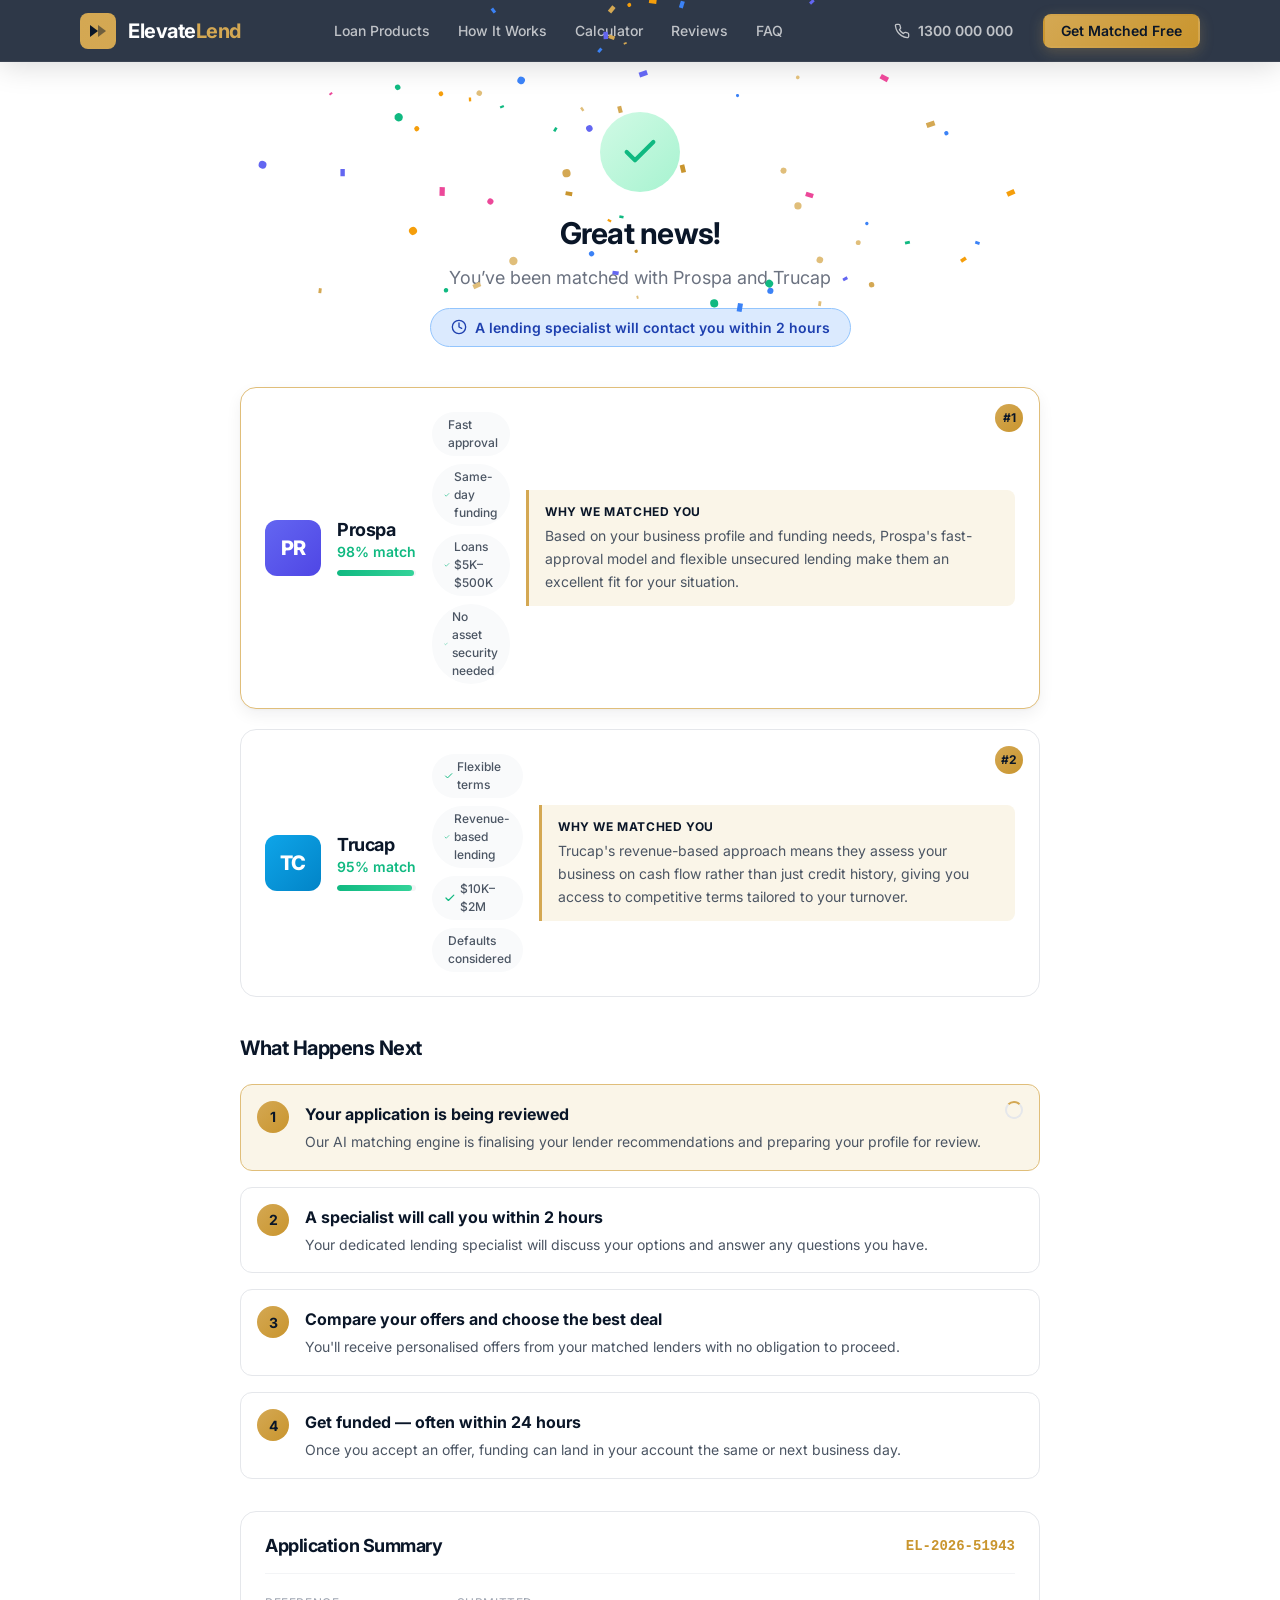
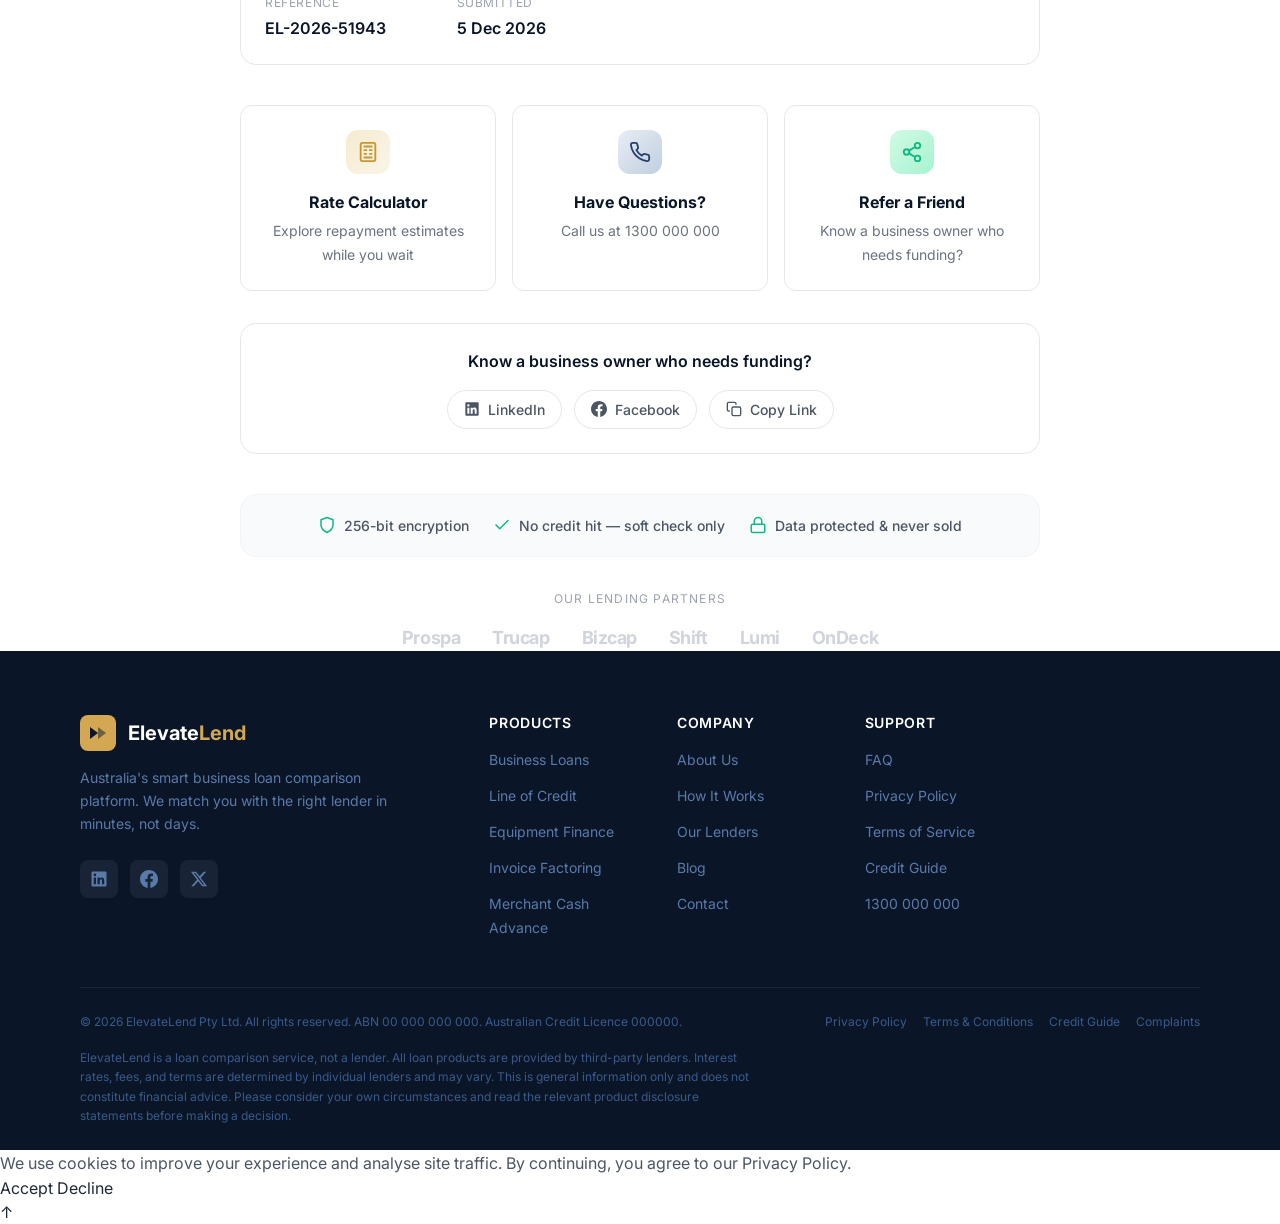
<file: confirmation/index.html>
<!DOCTYPE html>
<html lang="en">
<head>
  <meta charset="UTF-8" />
  <meta name="viewport" content="width=device-width, initial-scale=1.0" />
  <title>You're Matched — ElevateLend</title>
  <meta name="description" content="Great news! You've been matched with top business lenders. A specialist will contact you within 2 hours." />
  <meta name="robots" content="noindex, nofollow" />
  <link rel="stylesheet" href="../css/style.css" />

  <style>
    /* ---- Confirmation-page-specific styles ---- */

    /* Confetti canvas */
    #confetti-canvas {
      position: fixed;
      inset: 0;
      z-index: 9999;
      pointer-events: none;
    }

    /* Animated checkmark */
    .confirmation__checkmark {
      width: 80px;
      height: 80px;
      margin: 0 auto var(--space-6);
      position: relative;
    }

    .checkmark-circle {
      width: 80px;
      height: 80px;
      border-radius: var(--radius-full);
      background: linear-gradient(135deg, var(--color-success-light), #a7f3d0);
      display: flex;
      align-items: center;
      justify-content: center;
      animation: scaleIn 0.6s cubic-bezier(0.34, 1.56, 0.64, 1) both;
    }

    .checkmark-circle svg {
      width: 40px;
      height: 40px;
      color: var(--color-success);
      animation: fadeIn 0.4s ease-out 0.4s both;
    }

    .checkmark-circle::after {
      content: '';
      position: absolute;
      inset: -6px;
      border-radius: var(--radius-full);
      border: 2px solid var(--color-success);
      opacity: 0;
      animation: pulse-ring 2s ease-out 0.8s infinite;
    }

    /* Contact time badge */
    .confirmation__contact-badge {
      display: inline-flex;
      align-items: center;
      gap: var(--space-2);
      padding: var(--space-2) var(--space-5);
      background-color: var(--color-info-light);
      border: 1px solid #93c5fd;
      border-radius: var(--radius-full);
      font-size: var(--font-size-sm);
      font-weight: var(--font-weight-semibold);
      color: #1e40af;
      margin-top: var(--space-4);
    }

    .confirmation__contact-badge svg {
      width: 16px;
      height: 16px;
      flex-shrink: 0;
    }

    /* Lender match cards — enhanced */
    .match-card__logo-placeholder {
      width: 56px;
      height: 56px;
      border-radius: var(--radius-lg);
      display: flex;
      align-items: center;
      justify-content: center;
      font-size: var(--font-size-xl);
      font-weight: var(--font-weight-extrabold);
      color: var(--color-white);
      flex-shrink: 0;
      letter-spacing: -0.03em;
    }

    .match-card__logo-placeholder--prospa {
      background: linear-gradient(135deg, #6366f1, #4f46e5);
    }

    .match-card__logo-placeholder--trucap {
      background: linear-gradient(135deg, #0ea5e9, #0284c7);
    }

    .match-card__logo-placeholder--bizcap {
      background: linear-gradient(135deg, #f97316, #ea580c);
    }

    .match-card__logo-placeholder--shift {
      background: linear-gradient(135deg, #10b981, #059669);
    }

    .match-card__match-bar {
      width: 100%;
      height: 6px;
      background-color: var(--color-gray-100);
      border-radius: var(--radius-full);
      overflow: hidden;
      margin-top: var(--space-2);
    }

    .match-card__match-fill {
      height: 100%;
      border-radius: var(--radius-full);
      background: linear-gradient(90deg, var(--color-success), #34d399);
      transition: width 1.2s cubic-bezier(0.4, 0, 0.2, 1);
      width: 0;
    }

    .match-card__why {
      padding: var(--space-3) var(--space-4);
      background-color: var(--color-gold-50);
      border-left: 3px solid var(--color-gold-400);
      border-radius: 0 var(--radius-md) var(--radius-md) 0;
      font-size: var(--font-size-sm);
      color: var(--color-gray-600);
      line-height: var(--line-height-relaxed);
    }

    .match-card__why strong {
      color: var(--color-navy-900);
      display: block;
      margin-bottom: var(--space-1);
      font-size: var(--font-size-xs);
      text-transform: uppercase;
      letter-spacing: var(--letter-spacing-wider);
    }

    /* Next steps — animated states */
    .next-step--active {
      border-color: var(--color-gold-300);
      background-color: var(--color-gold-50);
    }

    .next-step--active .next-step__number {
      animation: pulse-dot 2s ease-in-out infinite;
    }

    .next-step__spinner {
      width: 18px;
      height: 18px;
      border: 2px solid var(--color-gray-200);
      border-top-color: var(--color-gold-400);
      border-radius: var(--radius-full);
      animation: spin 0.8s linear infinite;
      flex-shrink: 0;
      margin-left: auto;
    }

    .next-step__check {
      width: 18px;
      height: 18px;
      color: var(--color-success);
      flex-shrink: 0;
      margin-left: auto;
    }

    /* Application summary */
    .app-summary {
      background-color: var(--color-white);
      border: 1px solid var(--color-gray-200);
      border-radius: var(--radius-xl);
      padding: var(--space-6);
      max-width: 800px;
      margin: var(--space-8) auto 0;
    }

    .app-summary__header {
      display: flex;
      align-items: center;
      justify-content: space-between;
      margin-bottom: var(--space-5);
      padding-bottom: var(--space-4);
      border-bottom: 1px solid var(--color-gray-100);
    }

    .app-summary__title {
      font-size: var(--font-size-lg);
      font-weight: var(--font-weight-bold);
    }

    .app-summary__ref {
      font-size: var(--font-size-sm);
      font-weight: var(--font-weight-semibold);
      color: var(--color-gold-500);
      font-family: monospace;
    }

    .app-summary__grid {
      display: grid;
      grid-template-columns: repeat(2, 1fr);
      gap: var(--space-4);
    }

    .app-summary__item-label {
      font-size: var(--font-size-xs);
      color: var(--color-gray-400);
      text-transform: uppercase;
      letter-spacing: var(--letter-spacing-wider);
      margin-bottom: var(--space-1);
    }

    .app-summary__item-value {
      font-size: var(--font-size-base);
      font-weight: var(--font-weight-semibold);
      color: var(--color-navy-900);
    }

    /* Additional CTA section */
    .extra-ctas {
      max-width: 800px;
      margin: var(--space-10) auto 0;
      display: grid;
      grid-template-columns: 1fr;
      gap: var(--space-4);
    }

    .extra-cta-card {
      display: flex;
      align-items: center;
      gap: var(--space-4);
      padding: var(--space-5);
      background-color: var(--color-white);
      border: 1px solid var(--color-gray-200);
      border-radius: var(--radius-lg);
      transition: all var(--transition-base);
      cursor: pointer;
      text-decoration: none;
    }

    .extra-cta-card:hover {
      border-color: var(--color-gold-200);
      box-shadow: var(--shadow-md);
      transform: translateY(-2px);
    }

    .extra-cta-card__icon {
      width: 44px;
      height: 44px;
      border-radius: var(--radius-lg);
      display: flex;
      align-items: center;
      justify-content: center;
      flex-shrink: 0;
    }

    .extra-cta-card__icon--gold {
      background: linear-gradient(135deg, var(--color-gold-100), var(--color-gold-50));
      color: var(--color-gold-500);
    }

    .extra-cta-card__icon--navy {
      background: linear-gradient(135deg, var(--color-navy-50), var(--color-navy-100));
      color: var(--color-navy-500);
    }

    .extra-cta-card__icon--green {
      background: linear-gradient(135deg, var(--color-success-light), #a7f3d0);
      color: var(--color-success);
    }

    .extra-cta-card__icon svg {
      width: 22px;
      height: 22px;
    }

    .extra-cta-card__text strong {
      display: block;
      font-size: var(--font-size-base);
      color: var(--color-navy-900);
      margin-bottom: var(--space-1);
    }

    .extra-cta-card__text span {
      font-size: var(--font-size-sm);
      color: var(--color-gray-500);
    }

    .extra-cta-card__arrow {
      width: 20px;
      height: 20px;
      color: var(--color-gray-300);
      margin-left: auto;
      flex-shrink: 0;
      transition: transform var(--transition-fast);
    }

    .extra-cta-card:hover .extra-cta-card__arrow {
      transform: translateX(3px);
      color: var(--color-gold-400);
    }

    /* Trust reinforcement bar */
    .trust-reinforcement {
      max-width: 800px;
      margin: var(--space-10) auto 0;
      display: flex;
      flex-wrap: wrap;
      align-items: center;
      justify-content: center;
      gap: var(--space-6);
      padding: var(--space-5);
      background-color: var(--color-gray-50);
      border-radius: var(--radius-xl);
      border: 1px solid var(--color-gray-100);
    }

    .trust-reinforcement__item {
      display: flex;
      align-items: center;
      gap: var(--space-2);
      font-size: var(--font-size-sm);
      color: var(--color-gray-600);
      font-weight: var(--font-weight-medium);
    }

    .trust-reinforcement__item svg {
      width: 18px;
      height: 18px;
      color: var(--color-success);
      flex-shrink: 0;
    }

    /* Lender logos strip */
    .lender-strip {
      max-width: 800px;
      margin: var(--space-8) auto 0;
      text-align: center;
    }

    .lender-strip__label {
      font-size: var(--font-size-xs);
      color: var(--color-gray-400);
      text-transform: uppercase;
      letter-spacing: var(--letter-spacing-widest);
      margin-bottom: var(--space-4);
    }

    .lender-strip__logos {
      display: flex;
      align-items: center;
      justify-content: center;
      gap: var(--space-8);
      flex-wrap: wrap;
    }

    .lender-strip__logo {
      font-size: var(--font-size-lg);
      font-weight: var(--font-weight-bold);
      color: var(--color-gray-300);
      letter-spacing: var(--letter-spacing-tight);
    }

    /* Social share */
    .social-share {
      max-width: 800px;
      margin: var(--space-8) auto 0;
      text-align: center;
      padding: var(--space-6);
      background-color: var(--color-white);
      border: 1px solid var(--color-gray-200);
      border-radius: var(--radius-xl);
    }

    .social-share__title {
      font-size: var(--font-size-base);
      font-weight: var(--font-weight-semibold);
      color: var(--color-navy-900);
      margin-bottom: var(--space-4);
    }

    .social-share__buttons {
      display: flex;
      align-items: center;
      justify-content: center;
      gap: var(--space-3);
    }

    .social-share__btn {
      display: inline-flex;
      align-items: center;
      gap: var(--space-2);
      padding: var(--space-2) var(--space-4);
      border-radius: var(--radius-full);
      font-size: var(--font-size-sm);
      font-weight: var(--font-weight-medium);
      border: 1px solid var(--color-gray-200);
      color: var(--color-gray-600);
      background-color: var(--color-white);
      transition: all var(--transition-fast);
      cursor: pointer;
      text-decoration: none;
    }

    .social-share__btn:hover {
      border-color: var(--color-gray-300);
      background-color: var(--color-gray-50);
      color: var(--color-navy-900);
    }

    .social-share__btn svg {
      width: 16px;
      height: 16px;
    }

    @media (min-width: 640px) {
      .extra-ctas {
        grid-template-columns: repeat(3, 1fr);
      }
      .extra-cta-card {
        flex-direction: column;
        text-align: center;
        padding: var(--space-6);
      }
      .extra-cta-card__arrow {
        display: none;
      }
      .app-summary__grid {
        grid-template-columns: repeat(4, 1fr);
      }
    }
  </style>
</head>
<body>

  <!-- ================================================================
       NAVIGATION
       ================================================================ -->
  <nav class="nav" id="main-nav">
    <div class="container">
      <div class="nav__inner">
        <a href="../" class="nav__logo">
          <svg class="nav__logo-icon" viewBox="0 0 36 36" fill="none" xmlns="http://www.w3.org/2000/svg">
            <rect width="36" height="36" rx="8" fill="url(#logo-grad)" />
            <path d="M10 24V12l8 6-8 6z" fill="#0a1628" />
            <path d="M18 24V12l8 6-8 6z" fill="#0a1628" opacity="0.5" />
            <defs>
              <linearGradient id="logo-grad" x1="0" y1="0" x2="36" y2="36">
                <stop stop-color="#d4a853" />
                <stop offset="1" stop-color="#c9952e" />
              </linearGradient>
            </defs>
          </svg>
          <span class="nav__logo-text">Elevate<span>Lend</span></span>
        </a>

        <div class="nav__links">
          <a href="../#products" class="nav__link">Loan Products</a>
          <a href="../#how-it-works" class="nav__link">How It Works</a>
          <a href="../#calculator" class="nav__link">Calculator</a>
          <a href="../#testimonials" class="nav__link">Reviews</a>
          <a href="../#faq" class="nav__link">FAQ</a>
        </div>

        <div class="nav__actions">
          <a href="tel:1300000000" class="btn btn--sm btn--ghost" style="color: rgba(255,255,255,0.7);">
            <svg width="16" height="16" viewBox="0 0 24 24" fill="none" stroke="currentColor" stroke-width="2" stroke-linecap="round" stroke-linejoin="round"><path d="M22 16.92v3a2 2 0 01-2.18 2 19.79 19.79 0 01-8.63-3.07 19.5 19.5 0 01-6-6 19.79 19.79 0 01-3.07-8.67A2 2 0 014.11 2h3a2 2 0 012 1.72 12.84 12.84 0 00.7 2.81 2 2 0 01-.45 2.11L8.09 9.91a16 16 0 006 6l1.27-1.27a2 2 0 012.11-.45 12.84 12.84 0 002.81.7A2 2 0 0122 16.92z"/></svg>
            1300 000 000
          </a>
          <a href="../#apply" class="btn btn--primary btn--sm nav__cta">Get Matched Free</a>
          <button class="nav__toggle" aria-label="Toggle navigation" aria-expanded="false" data-nav-toggle>
            <svg class="nav__toggle-icon" viewBox="0 0 24 24" fill="none" stroke="currentColor" stroke-width="2" stroke-linecap="round">
              <line x1="3" y1="6" x2="21" y2="6" />
              <line x1="3" y1="12" x2="21" y2="12" />
              <line x1="3" y1="18" x2="21" y2="18" />
            </svg>
          </button>
        </div>
      </div>
    </div>
  </nav>

  <!-- Mobile menu -->
  <div class="nav__mobile-menu" data-nav-menu>
    <a href="../#products" class="nav__mobile-link">Loan Products</a>
    <a href="../#how-it-works" class="nav__mobile-link">How It Works</a>
    <a href="../#calculator" class="nav__mobile-link">Calculator</a>
    <a href="../#testimonials" class="nav__mobile-link">Reviews</a>
    <a href="../#faq" class="nav__mobile-link">FAQ</a>
    <a href="../#apply" class="btn btn--primary btn--block nav__mobile-cta">Get Matched Free</a>
  </div>

  <!-- ================================================================
       CONFETTI CANVAS
       ================================================================ -->
  <canvas id="confetti-canvas"></canvas>

  <!-- ================================================================
       MAIN CONTENT
       ================================================================ -->
  <main class="confirmation">
    <div class="container">

      <!-- SUCCESS HEADER -->
      <div class="confirmation__header" id="confirmation-header">
        <div class="confirmation__checkmark">
          <div class="checkmark-circle">
            <svg viewBox="0 0 24 24" fill="none" stroke="currentColor" stroke-width="2.5" stroke-linecap="round" stroke-linejoin="round">
              <polyline points="20 6 9 17 4 12" />
            </svg>
          </div>
        </div>
        <h1 class="confirmation__title" id="confirmation-title">Great news!</h1>
        <p class="confirmation__subtitle" id="confirmation-subtitle">You've been matched with top lenders</p>
        <div class="confirmation__contact-badge">
          <svg viewBox="0 0 24 24" fill="none" stroke="currentColor" stroke-width="2" stroke-linecap="round" stroke-linejoin="round"><circle cx="12" cy="12" r="10"/><polyline points="12 6 12 12 16 14"/></svg>
          A lending specialist will contact you within 2 hours
        </div>
      </div>

      <!-- MATCHED LENDER CARDS -->
      <div class="match-results" id="match-results">
        <!-- Populated by JavaScript -->
      </div>

      <!-- WHAT HAPPENS NEXT -->
      <div class="next-steps" id="next-steps">
        <h2 class="next-steps__title">What Happens Next</h2>
        <div class="next-steps__list">
          <div class="next-step next-step--active">
            <div class="next-step__number">1</div>
            <div class="next-step__text">
              <strong>Your application is being reviewed</strong>
              Our AI matching engine is finalising your lender recommendations and preparing your profile for review.
            </div>
            <div class="next-step__spinner"></div>
          </div>
          <div class="next-step">
            <div class="next-step__number">2</div>
            <div class="next-step__text">
              <strong>A specialist will call you within 2 hours</strong>
              Your dedicated lending specialist will discuss your options and answer any questions you have.
            </div>
          </div>
          <div class="next-step">
            <div class="next-step__number">3</div>
            <div class="next-step__text">
              <strong>Compare your offers and choose the best deal</strong>
              You'll receive personalised offers from your matched lenders with no obligation to proceed.
            </div>
          </div>
          <div class="next-step">
            <div class="next-step__number">4</div>
            <div class="next-step__text">
              <strong>Get funded &mdash; often within 24 hours</strong>
              Once you accept an offer, funding can land in your account the same or next business day.
            </div>
          </div>
        </div>
      </div>

      <!-- APPLICATION SUMMARY -->
      <div class="app-summary" id="app-summary">
        <div class="app-summary__header">
          <h3 class="app-summary__title">Application Summary</h3>
          <span class="app-summary__ref" id="ref-number">EL-2026-00000</span>
        </div>
        <div class="app-summary__grid" id="summary-grid">
          <!-- Populated by JavaScript -->
        </div>
      </div>

      <!-- ADDITIONAL CTAs -->
      <div class="extra-ctas">
        <a href="../#calculator" class="extra-cta-card">
          <div class="extra-cta-card__icon extra-cta-card__icon--gold">
            <svg viewBox="0 0 24 24" fill="none" stroke="currentColor" stroke-width="2" stroke-linecap="round" stroke-linejoin="round"><rect x="4" y="2" width="16" height="20" rx="2"/><line x1="8" y1="6" x2="16" y2="6"/><line x1="8" y1="10" x2="10" y2="10"/><line x1="14" y1="10" x2="16" y2="10"/><line x1="8" y1="14" x2="10" y2="14"/><line x1="14" y1="14" x2="16" y2="14"/><line x1="8" y1="18" x2="16" y2="18"/></svg>
          </div>
          <div class="extra-cta-card__text">
            <strong>Rate Calculator</strong>
            <span>Explore repayment estimates while you wait</span>
          </div>
          <svg class="extra-cta-card__arrow" viewBox="0 0 24 24" fill="none" stroke="currentColor" stroke-width="2" stroke-linecap="round" stroke-linejoin="round"><polyline points="9 18 15 12 9 6"/></svg>
        </a>
        <a href="tel:1300000000" class="extra-cta-card">
          <div class="extra-cta-card__icon extra-cta-card__icon--navy">
            <svg viewBox="0 0 24 24" fill="none" stroke="currentColor" stroke-width="2" stroke-linecap="round" stroke-linejoin="round"><path d="M22 16.92v3a2 2 0 01-2.18 2 19.79 19.79 0 01-8.63-3.07 19.5 19.5 0 01-6-6 19.79 19.79 0 01-3.07-8.67A2 2 0 014.11 2h3a2 2 0 012 1.72 12.84 12.84 0 00.7 2.81 2 2 0 01-.45 2.11L8.09 9.91a16 16 0 006 6l1.27-1.27a2 2 0 012.11-.45 12.84 12.84 0 002.81.7A2 2 0 0122 16.92z"/></svg>
          </div>
          <div class="extra-cta-card__text">
            <strong>Have Questions?</strong>
            <span>Call us at 1300 000 000</span>
          </div>
          <svg class="extra-cta-card__arrow" viewBox="0 0 24 24" fill="none" stroke="currentColor" stroke-width="2" stroke-linecap="round" stroke-linejoin="round"><polyline points="9 18 15 12 9 6"/></svg>
        </a>
        <div class="extra-cta-card" onclick="shareReferral()" style="cursor:pointer;">
          <div class="extra-cta-card__icon extra-cta-card__icon--green">
            <svg viewBox="0 0 24 24" fill="none" stroke="currentColor" stroke-width="2" stroke-linecap="round" stroke-linejoin="round"><circle cx="18" cy="5" r="3"/><circle cx="6" cy="12" r="3"/><circle cx="18" cy="19" r="3"/><line x1="8.59" y1="13.51" x2="15.42" y2="17.49"/><line x1="15.41" y1="6.51" x2="8.59" y2="10.49"/></svg>
          </div>
          <div class="extra-cta-card__text">
            <strong>Refer a Friend</strong>
            <span>Know a business owner who needs funding?</span>
          </div>
          <svg class="extra-cta-card__arrow" viewBox="0 0 24 24" fill="none" stroke="currentColor" stroke-width="2" stroke-linecap="round" stroke-linejoin="round"><polyline points="9 18 15 12 9 6"/></svg>
        </div>
      </div>

      <!-- SOCIAL SHARE -->
      <div class="social-share">
        <p class="social-share__title">Know a business owner who needs funding?</p>
        <div class="social-share__buttons">
          <a href="#" class="social-share__btn" id="share-linkedin" target="_blank" rel="noopener noreferrer">
            <svg viewBox="0 0 24 24" fill="currentColor"><path d="M20.5 2h-17A1.5 1.5 0 002 3.5v17A1.5 1.5 0 003.5 22h17a1.5 1.5 0 001.5-1.5v-17A1.5 1.5 0 0020.5 2zM8 19H5v-9h3zM6.5 8.25A1.75 1.75 0 118.3 6.5a1.78 1.78 0 01-1.8 1.75zM19 19h-3v-4.74c0-1.42-.6-1.93-1.38-1.93A1.74 1.74 0 0013 14.19a.66.66 0 000 .14V19h-3v-9h2.9v1.3a3.11 3.11 0 012.7-1.4c1.55 0 3.36.86 3.36 3.66z"/></svg>
            LinkedIn
          </a>
          <a href="#" class="social-share__btn" id="share-facebook" target="_blank" rel="noopener noreferrer">
            <svg viewBox="0 0 24 24" fill="currentColor"><path d="M24 12.073c0-6.627-5.373-12-12-12s-12 5.373-12 12c0 5.99 4.388 10.954 10.125 11.854v-8.385H7.078v-3.47h3.047V9.43c0-3.007 1.792-4.669 4.533-4.669 1.312 0 2.686.235 2.686.235v2.953H15.83c-1.491 0-1.956.925-1.956 1.874v2.25h3.328l-.532 3.47h-2.796v8.385C19.612 23.027 24 18.062 24 12.073z"/></svg>
            Facebook
          </a>
          <button class="social-share__btn" id="share-copy">
            <svg viewBox="0 0 24 24" fill="none" stroke="currentColor" stroke-width="2" stroke-linecap="round" stroke-linejoin="round"><rect x="9" y="9" width="13" height="13" rx="2" ry="2"/><path d="M5 15H4a2 2 0 01-2-2V4a2 2 0 012-2h9a2 2 0 012 2v1"/></svg>
            Copy Link
          </button>
        </div>
      </div>

      <!-- TRUST REINFORCEMENT -->
      <div class="trust-reinforcement">
        <div class="trust-reinforcement__item">
          <svg viewBox="0 0 24 24" fill="none" stroke="currentColor" stroke-width="2" stroke-linecap="round" stroke-linejoin="round"><path d="M12 22s8-4 8-10V5l-8-3-8 3v7c0 6 8 10 8 10z"/></svg>
          256-bit encryption
        </div>
        <div class="trust-reinforcement__item">
          <svg viewBox="0 0 24 24" fill="none" stroke="currentColor" stroke-width="2" stroke-linecap="round" stroke-linejoin="round"><polyline points="20 6 9 17 4 12"/></svg>
          No credit hit &mdash; soft check only
        </div>
        <div class="trust-reinforcement__item">
          <svg viewBox="0 0 24 24" fill="none" stroke="currentColor" stroke-width="2" stroke-linecap="round" stroke-linejoin="round"><rect x="3" y="11" width="18" height="11" rx="2" ry="2"/><path d="M7 11V7a5 5 0 0110 0v4"/></svg>
          Data protected &amp; never sold
        </div>
      </div>

      <!-- LENDER LOGOS STRIP -->
      <div class="lender-strip">
        <p class="lender-strip__label">Our Lending Partners</p>
        <div class="lender-strip__logos">
          <span class="lender-strip__logo">Prospa</span>
          <span class="lender-strip__logo">Trucap</span>
          <span class="lender-strip__logo">Bizcap</span>
          <span class="lender-strip__logo">Shift</span>
          <span class="lender-strip__logo">Lumi</span>
          <span class="lender-strip__logo">OnDeck</span>
        </div>
      </div>

    </div>
  </main>

  <!-- ================================================================
       FOOTER
       ================================================================ -->
  <footer class="footer">
    <div class="container">
      <div class="footer__grid">
        <div class="footer__brand">
          <a href="../" class="footer__logo">
            <svg width="36" height="36" viewBox="0 0 36 36" fill="none" xmlns="http://www.w3.org/2000/svg">
              <rect width="36" height="36" rx="8" fill="url(#logo-grad-f)" />
              <path d="M10 24V12l8 6-8 6z" fill="#0a1628" />
              <path d="M18 24V12l8 6-8 6z" fill="#0a1628" opacity="0.5" />
              <defs>
                <linearGradient id="logo-grad-f" x1="0" y1="0" x2="36" y2="36">
                  <stop stop-color="#d4a853" />
                  <stop offset="1" stop-color="#c9952e" />
                </linearGradient>
              </defs>
            </svg>
            <span class="footer__logo-text">Elevate<span>Lend</span></span>
          </a>
          <p class="footer__tagline">Australia's smart business loan comparison platform. We match you with the right lender in minutes, not days.</p>
          <div class="footer__social">
            <a href="#" class="footer__social-link" aria-label="LinkedIn">
              <svg class="footer__social-icon" viewBox="0 0 24 24" fill="currentColor"><path d="M20.5 2h-17A1.5 1.5 0 002 3.5v17A1.5 1.5 0 003.5 22h17a1.5 1.5 0 001.5-1.5v-17A1.5 1.5 0 0020.5 2zM8 19H5v-9h3zM6.5 8.25A1.75 1.75 0 118.3 6.5a1.78 1.78 0 01-1.8 1.75zM19 19h-3v-4.74c0-1.42-.6-1.93-1.38-1.93A1.74 1.74 0 0013 14.19a.66.66 0 000 .14V19h-3v-9h2.9v1.3a3.11 3.11 0 012.7-1.4c1.55 0 3.36.86 3.36 3.66z"/></svg>
            </a>
            <a href="#" class="footer__social-link" aria-label="Facebook">
              <svg class="footer__social-icon" viewBox="0 0 24 24" fill="currentColor"><path d="M24 12.073c0-6.627-5.373-12-12-12s-12 5.373-12 12c0 5.99 4.388 10.954 10.125 11.854v-8.385H7.078v-3.47h3.047V9.43c0-3.007 1.792-4.669 4.533-4.669 1.312 0 2.686.235 2.686.235v2.953H15.83c-1.491 0-1.956.925-1.956 1.874v2.25h3.328l-.532 3.47h-2.796v8.385C19.612 23.027 24 18.062 24 12.073z"/></svg>
            </a>
            <a href="#" class="footer__social-link" aria-label="X / Twitter">
              <svg class="footer__social-icon" viewBox="0 0 24 24" fill="currentColor"><path d="M18.244 2.25h3.308l-7.227 8.26 8.502 11.24H16.17l-5.214-6.817L4.99 21.75H1.68l7.73-8.835L1.254 2.25H8.08l4.713 6.231zm-1.161 17.52h1.833L7.084 4.126H5.117z"/></svg>
            </a>
          </div>
        </div>

        <div>
          <h4 class="footer__nav-title">Products</h4>
          <ul class="footer__nav-list">
            <li><a href="#" class="footer__nav-link">Business Loans</a></li>
            <li><a href="#" class="footer__nav-link">Line of Credit</a></li>
            <li><a href="#" class="footer__nav-link">Equipment Finance</a></li>
            <li><a href="#" class="footer__nav-link">Invoice Factoring</a></li>
            <li><a href="#" class="footer__nav-link">Merchant Cash Advance</a></li>
          </ul>
        </div>

        <div>
          <h4 class="footer__nav-title">Company</h4>
          <ul class="footer__nav-list">
            <li><a href="#" class="footer__nav-link">About Us</a></li>
            <li><a href="#" class="footer__nav-link">How It Works</a></li>
            <li><a href="#" class="footer__nav-link">Our Lenders</a></li>
            <li><a href="#" class="footer__nav-link">Blog</a></li>
            <li><a href="#" class="footer__nav-link">Contact</a></li>
          </ul>
        </div>

        <div>
          <h4 class="footer__nav-title">Support</h4>
          <ul class="footer__nav-list">
            <li><a href="#" class="footer__nav-link">FAQ</a></li>
            <li><a href="#" class="footer__nav-link">Privacy Policy</a></li>
            <li><a href="#" class="footer__nav-link">Terms of Service</a></li>
            <li><a href="#" class="footer__nav-link">Credit Guide</a></li>
            <li><a href="tel:1300000000" class="footer__nav-link">1300 000 000</a></li>
          </ul>
        </div>
      </div>

      <div class="footer__bottom">
        <div class="footer__bottom-inner">
          <p class="footer__copyright">&copy; 2026 ElevateLend Pty Ltd. All rights reserved. ABN 00 000 000 000. Australian Credit Licence 000000.</p>
          <div class="footer__legal">
            <a href="#" class="footer__legal-link">Privacy Policy</a>
            <a href="#" class="footer__legal-link">Terms &amp; Conditions</a>
            <a href="#" class="footer__legal-link">Credit Guide</a>
            <a href="#" class="footer__legal-link">Complaints</a>
          </div>
        </div>
        <p class="footer__disclaimer">
          ElevateLend is a loan comparison service, not a lender. All loan products are provided by third-party lenders. Interest rates, fees, and terms are determined by individual lenders and may vary. This is general information only and does not constitute financial advice. Please consider your own circumstances and read the relevant product disclosure statements before making a decision.
        </p>
      </div>
    </div>
  </footer>

  <!-- ================================================================
       SCRIPTS
       ================================================================ -->
  <script src="../js/main.js"></script>
  <script>
    /**
     * ElevateLend — Confirmation Page Logic
     * Smart lender matching based on URL query parameters.
     */
    (function () {
      'use strict';

      /* ----------------------------------------------------------------
         LENDER DATABASE
         ---------------------------------------------------------------- */
      const LENDERS = {
        prospa: {
          name: 'Prospa',
          initials: 'PR',
          colorClass: 'prospa',
          matchPercent: 98,
          features: [
            'Fast approval',
            'Same-day funding',
            'Loans $5K–$500K',
            'No asset security needed'
          ],
          whyMatch: 'Based on your business profile and funding needs, Prospa\'s fast-approval model and flexible unsecured lending make them an excellent fit for your situation.'
        },
        trucap: {
          name: 'Trucap',
          initials: 'TC',
          colorClass: 'trucap',
          matchPercent: 95,
          features: [
            'Flexible terms',
            'Revenue-based lending',
            '$10K–$2M',
            'Defaults considered'
          ],
          whyMatch: 'Trucap\'s revenue-based approach means they assess your business on cash flow rather than just credit history, giving you access to competitive terms tailored to your turnover.'
        },
        bizcap: {
          name: 'Bizcap',
          initials: 'BC',
          colorClass: 'bizcap',
          matchPercent: 94,
          features: [
            'Bad credit specialists',
            'Fast turnaround',
            '$5K–$1M',
            'Second chance lending'
          ],
          whyMatch: 'Bizcap specialises in working with businesses that have experienced credit challenges. They look beyond defaults and focus on your current business performance.'
        },
        shift: {
          name: 'Shift',
          initials: 'SH',
          colorClass: 'shift',
          matchPercent: 96,
          features: [
            'Competitive rates',
            'Existing loan refinancing',
            '$10K–$500K',
            'Quick settlement'
          ],
          whyMatch: 'Since you already have an existing lending relationship, Shift can offer competitive refinancing options to potentially lower your costs and consolidate your business finance.'
        }
      };

      /* ----------------------------------------------------------------
         UTILITY: PARSE QUERY PARAMS
         ---------------------------------------------------------------- */
      function getParams() {
        const params = new URLSearchParams(window.location.search);
        return {
          name: params.get('name') || params.get('first_name') || '',
          email: params.get('email') || '',
          amount: params.get('amount') || '',
          purpose: params.get('purpose') || '',
          creditDefaults: (params.get('credit_defaults') || '').toLowerCase(),
          existingLenders: (params.get('existing_lenders') || '').toLowerCase(),
          businessName: params.get('business_name') || '',
          timeInBusiness: params.get('time_in_business') || '',
          revenue: params.get('revenue') || ''
        };
      }

      /* ----------------------------------------------------------------
         SMART MATCHING LOGIC
         ---------------------------------------------------------------- */
      function determineMatchedLenders(params) {
        // Rule 3: existing_lenders includes "prospa"
        if (params.existingLenders.includes('prospa')) {
          return ['shift', 'trucap'];
        }
        // Rule 2: credit_defaults=yes
        if (params.creditDefaults === 'yes') {
          return ['trucap', 'bizcap'];
        }
        // Rule 1: Default
        return ['prospa', 'trucap'];
      }

      /* ----------------------------------------------------------------
         GENERATE REFERENCE NUMBER
         ---------------------------------------------------------------- */
      function generateRefNumber() {
        const rand = Math.floor(10000 + Math.random() * 90000);
        return 'EL-2026-' + rand;
      }

      /* ----------------------------------------------------------------
         FORMAT CURRENCY
         ---------------------------------------------------------------- */
      function formatAmount(raw) {
        if (!raw) return '—';
        const num = parseInt(raw.replace(/[^0-9]/g, ''), 10);
        if (isNaN(num)) return raw;
        return '$' + num.toLocaleString('en-AU');
      }

      /* ----------------------------------------------------------------
         FORMAT PURPOSE
         ---------------------------------------------------------------- */
      function formatPurpose(raw) {
        if (!raw) return '—';
        return raw.replace(/[_-]/g, ' ').replace(/\b\w/g, function (c) { return c.toUpperCase(); });
      }

      /* ----------------------------------------------------------------
         BUILD LENDER CARD HTML
         ---------------------------------------------------------------- */
      function buildLenderCard(lenderKey, rank) {
        var lender = LENDERS[lenderKey];
        if (!lender) return '';

        var isTop = rank === 1;
        var features = lender.features.map(function (f) {
          return '<span class="match-card__feature">' +
            '<svg class="match-card__feature-icon" viewBox="0 0 24 24" fill="none" stroke="currentColor" stroke-width="2.5" stroke-linecap="round" stroke-linejoin="round"><polyline points="20 6 9 17 4 12"/></svg>' +
            f +
            '</span>';
        }).join('');

        return '' +
          '<div class="match-card' + (isTop ? ' match-card--top' : '') + '" data-match-percent="' + lender.matchPercent + '">' +
            '<div class="match-card__rank">#' + rank + '</div>' +
            '<div class="match-card__header">' +
              '<div class="match-card__logo-placeholder match-card__logo-placeholder--' + lender.colorClass + '">' +
                lender.initials +
              '</div>' +
              '<div>' +
                '<h3 class="match-card__lender-name">' + lender.name + '</h3>' +
                '<div class="match-card__match-score">' + lender.matchPercent + '% match</div>' +
                '<div class="match-card__match-bar"><div class="match-card__match-fill" style="width:0%"></div></div>' +
              '</div>' +
            '</div>' +
            '<div class="match-card__features">' + features + '</div>' +
            '<div class="match-card__why">' +
              '<strong>Why we matched you</strong>' +
              lender.whyMatch +
            '</div>' +
          '</div>';
      }

      /* ----------------------------------------------------------------
         POPULATE HEADER
         ---------------------------------------------------------------- */
      function populateHeader(params, matchedLenders) {
        var titleEl = document.getElementById('confirmation-title');
        var subtitleEl = document.getElementById('confirmation-subtitle');

        var displayName = params.name ? params.name.split(' ')[0] : '';
        if (displayName) {
          // Capitalise first letter
          displayName = displayName.charAt(0).toUpperCase() + displayName.slice(1);
        }

        titleEl.textContent = displayName ? 'Great news, ' + displayName + '!' : 'Great news!';

        var lenderNames = matchedLenders.map(function (key) { return LENDERS[key].name; });
        subtitleEl.textContent = 'You’ve been matched with ' + lenderNames.join(' and ');
      }

      /* ----------------------------------------------------------------
         POPULATE LENDER CARDS
         ---------------------------------------------------------------- */
      function populateLenderCards(matchedLenders) {
        var container = document.getElementById('match-results');
        var html = '';
        matchedLenders.forEach(function (key, index) {
          html += buildLenderCard(key, index + 1);
        });
        container.innerHTML = html;

        // Animate match bars after a short delay
        setTimeout(function () {
          var fills = container.querySelectorAll('.match-card__match-fill');
          fills.forEach(function (fill) {
            var card = fill.closest('.match-card');
            var percent = card.dataset.matchPercent || '90';
            fill.style.width = percent + '%';
          });
        }, 500);
      }

      /* ----------------------------------------------------------------
         POPULATE APPLICATION SUMMARY
         ---------------------------------------------------------------- */
      function populateSummary(params) {
        var refEl = document.getElementById('ref-number');
        var gridEl = document.getElementById('summary-grid');
        var refNumber = generateRefNumber();

        refEl.textContent = refNumber;

        var items = [];

        if (params.amount) {
          items.push({ label: 'Loan Amount', value: formatAmount(params.amount) });
        }
        if (params.purpose) {
          items.push({ label: 'Purpose', value: formatPurpose(params.purpose) });
        }
        if (params.businessName) {
          items.push({ label: 'Business', value: params.businessName });
        }
        if (params.timeInBusiness) {
          items.push({ label: 'Time in Business', value: formatPurpose(params.timeInBusiness) });
        }
        if (params.revenue) {
          items.push({ label: 'Annual Revenue', value: formatAmount(params.revenue) });
        }
        if (params.email) {
          items.push({ label: 'Email', value: params.email });
        }

        // Always show reference
        items.push({ label: 'Reference', value: refNumber });

        // Always show date
        items.push({ label: 'Submitted', value: new Date().toLocaleDateString('en-AU', { day: 'numeric', month: 'short', year: 'numeric' }) });

        var html = items.map(function (item) {
          return '' +
            '<div>' +
              '<div class="app-summary__item-label">' + item.label + '</div>' +
              '<div class="app-summary__item-value">' + item.value + '</div>' +
            '</div>';
        }).join('');

        gridEl.innerHTML = html;
      }

      /* ----------------------------------------------------------------
         SET SOCIAL SHARE LINKS
         ---------------------------------------------------------------- */
      function setupSocialLinks() {
        var shareUrl = 'https://elevatelend.com.au';
        var shareText = 'I just got matched with business lenders in minutes using ElevateLend. Check it out if you need business funding!';

        var linkedinLink = document.getElementById('share-linkedin');
        if (linkedinLink) {
          linkedinLink.href = 'https://www.linkedin.com/sharing/share-offsite/?url=' + encodeURIComponent(shareUrl);
        }

        var facebookLink = document.getElementById('share-facebook');
        if (facebookLink) {
          facebookLink.href = 'https://www.facebook.com/sharer/sharer.php?u=' + encodeURIComponent(shareUrl) + '&quote=' + encodeURIComponent(shareText);
        }

        var copyBtn = document.getElementById('share-copy');
        if (copyBtn) {
          copyBtn.addEventListener('click', function () {
            if (navigator.clipboard) {
              navigator.clipboard.writeText(shareUrl).then(function () {
                copyBtn.innerHTML = '<svg viewBox="0 0 24 24" width="16" height="16" fill="none" stroke="currentColor" stroke-width="2" stroke-linecap="round" stroke-linejoin="round"><polyline points="20 6 9 17 4 12"/></svg> Copied!';
                setTimeout(function () {
                  copyBtn.innerHTML = '<svg viewBox="0 0 24 24" width="16" height="16" fill="none" stroke="currentColor" stroke-width="2" stroke-linecap="round" stroke-linejoin="round"><rect x="9" y="9" width="13" height="13" rx="2" ry="2"/><path d="M5 15H4a2 2 0 01-2-2V4a2 2 0 012-2h9a2 2 0 012 2v1"/></svg> Copy Link';
                }, 2500);
              });
            }
          });
        }
      }

      /* ----------------------------------------------------------------
         CONFETTI ANIMATION
         ---------------------------------------------------------------- */
      function runConfetti() {
        var canvas = document.getElementById('confetti-canvas');
        if (!canvas) return;

        var ctx = canvas.getContext('2d');
        canvas.width = window.innerWidth;
        canvas.height = window.innerHeight;

        var particles = [];
        var colors = ['#d4a853', '#c9952e', '#e0be7a', '#10b981', '#3b82f6', '#f59e0b', '#6366f1', '#ec4899'];
        var PARTICLE_COUNT = 120;
        var GRAVITY = 0.12;
        var DRAG = 0.98;

        for (var i = 0; i < PARTICLE_COUNT; i++) {
          particles.push({
            x: canvas.width / 2 + (Math.random() - 0.5) * 200,
            y: canvas.height * 0.3,
            vx: (Math.random() - 0.5) * 16,
            vy: (Math.random() - 1) * 14 - 4,
            color: colors[Math.floor(Math.random() * colors.length)],
            size: Math.random() * 6 + 3,
            rotation: Math.random() * 360,
            rotationSpeed: (Math.random() - 0.5) * 10,
            shape: Math.random() > 0.5 ? 'rect' : 'circle',
            alpha: 1
          });
        }

        var frameCount = 0;
        var maxFrames = 180; // ~3 seconds at 60fps

        function animate() {
          frameCount++;
          ctx.clearRect(0, 0, canvas.width, canvas.height);

          var allDone = true;

          particles.forEach(function (p) {
            p.vy += GRAVITY;
            p.vx *= DRAG;
            p.vy *= DRAG;
            p.x += p.vx;
            p.y += p.vy;
            p.rotation += p.rotationSpeed;

            // Fade out near end
            if (frameCount > maxFrames * 0.6) {
              p.alpha -= 0.02;
              if (p.alpha < 0) p.alpha = 0;
            }

            if (p.alpha > 0) {
              allDone = false;
              ctx.save();
              ctx.translate(p.x, p.y);
              ctx.rotate((p.rotation * Math.PI) / 180);
              ctx.globalAlpha = p.alpha;
              ctx.fillStyle = p.color;

              if (p.shape === 'rect') {
                ctx.fillRect(-p.size / 2, -p.size / 2, p.size, p.size * 0.6);
              } else {
                ctx.beginPath();
                ctx.arc(0, 0, p.size / 2, 0, Math.PI * 2);
                ctx.fill();
              }

              ctx.restore();
            }
          });

          if (!allDone && frameCount < maxFrames) {
            requestAnimationFrame(animate);
          } else {
            ctx.clearRect(0, 0, canvas.width, canvas.height);
            canvas.style.display = 'none';
          }
        }

        requestAnimationFrame(animate);

        // Handle resize
        window.addEventListener('resize', function () {
          canvas.width = window.innerWidth;
          canvas.height = window.innerHeight;
        });
      }

      /* ----------------------------------------------------------------
         ANIMATE NEXT-STEP 1 (simulate processing)
         ---------------------------------------------------------------- */
      function animateFirstStep() {
        var firstStep = document.querySelector('.next-step--active');
        if (!firstStep) return;

        setTimeout(function () {
          var spinner = firstStep.querySelector('.next-step__spinner');
          if (spinner) {
            spinner.outerHTML = '<svg class="next-step__check" viewBox="0 0 24 24" fill="none" stroke="currentColor" stroke-width="2.5" stroke-linecap="round" stroke-linejoin="round"><polyline points="20 6 9 17 4 12"/></svg>';
          }
          firstStep.classList.remove('next-step--active');
        }, 4000);
      }

      /* ----------------------------------------------------------------
         SCROLL NAV STYLING
         ---------------------------------------------------------------- */
      function setupNavScroll() {
        var nav = document.getElementById('main-nav');
        if (!nav) return;

        // Start with scrolled style since page is light background
        nav.classList.add('nav--scrolled');

        window.addEventListener('scroll', function () {
          if (window.scrollY > 20) {
            nav.classList.add('nav--scrolled');
          }
        }, { passive: true });
      }

      /* ----------------------------------------------------------------
         SHARE REFERRAL (extra CTA card)
         ---------------------------------------------------------------- */
      window.shareReferral = function () {
        var shareUrl = 'https://elevatelend.com.au';
        var shareText = 'I just got matched with business lenders in minutes using ElevateLend. Check it out!';
        if (navigator.share) {
          navigator.share({ title: 'ElevateLend', text: shareText, url: shareUrl });
        } else {
          // Fallback: scroll to share section
          var shareSection = document.querySelector('.social-share');
          if (shareSection) {
            shareSection.scrollIntoView({ behavior: 'smooth', block: 'center' });
          }
        }
      };

      /* ----------------------------------------------------------------
         INITIALISE EVERYTHING ON DOM READY
         ---------------------------------------------------------------- */
      document.addEventListener('DOMContentLoaded', function () {
        var params = getParams();
        var matchedLenders = determineMatchedLenders(params);

        populateHeader(params, matchedLenders);
        populateLenderCards(matchedLenders);
        populateSummary(params);
        setupSocialLinks();
        setupNavScroll();
        animateFirstStep();

        // Slight delay before confetti so the page renders first
        setTimeout(runConfetti, 300);
      });

    })();
  </script>
</body>
</html>
</file>
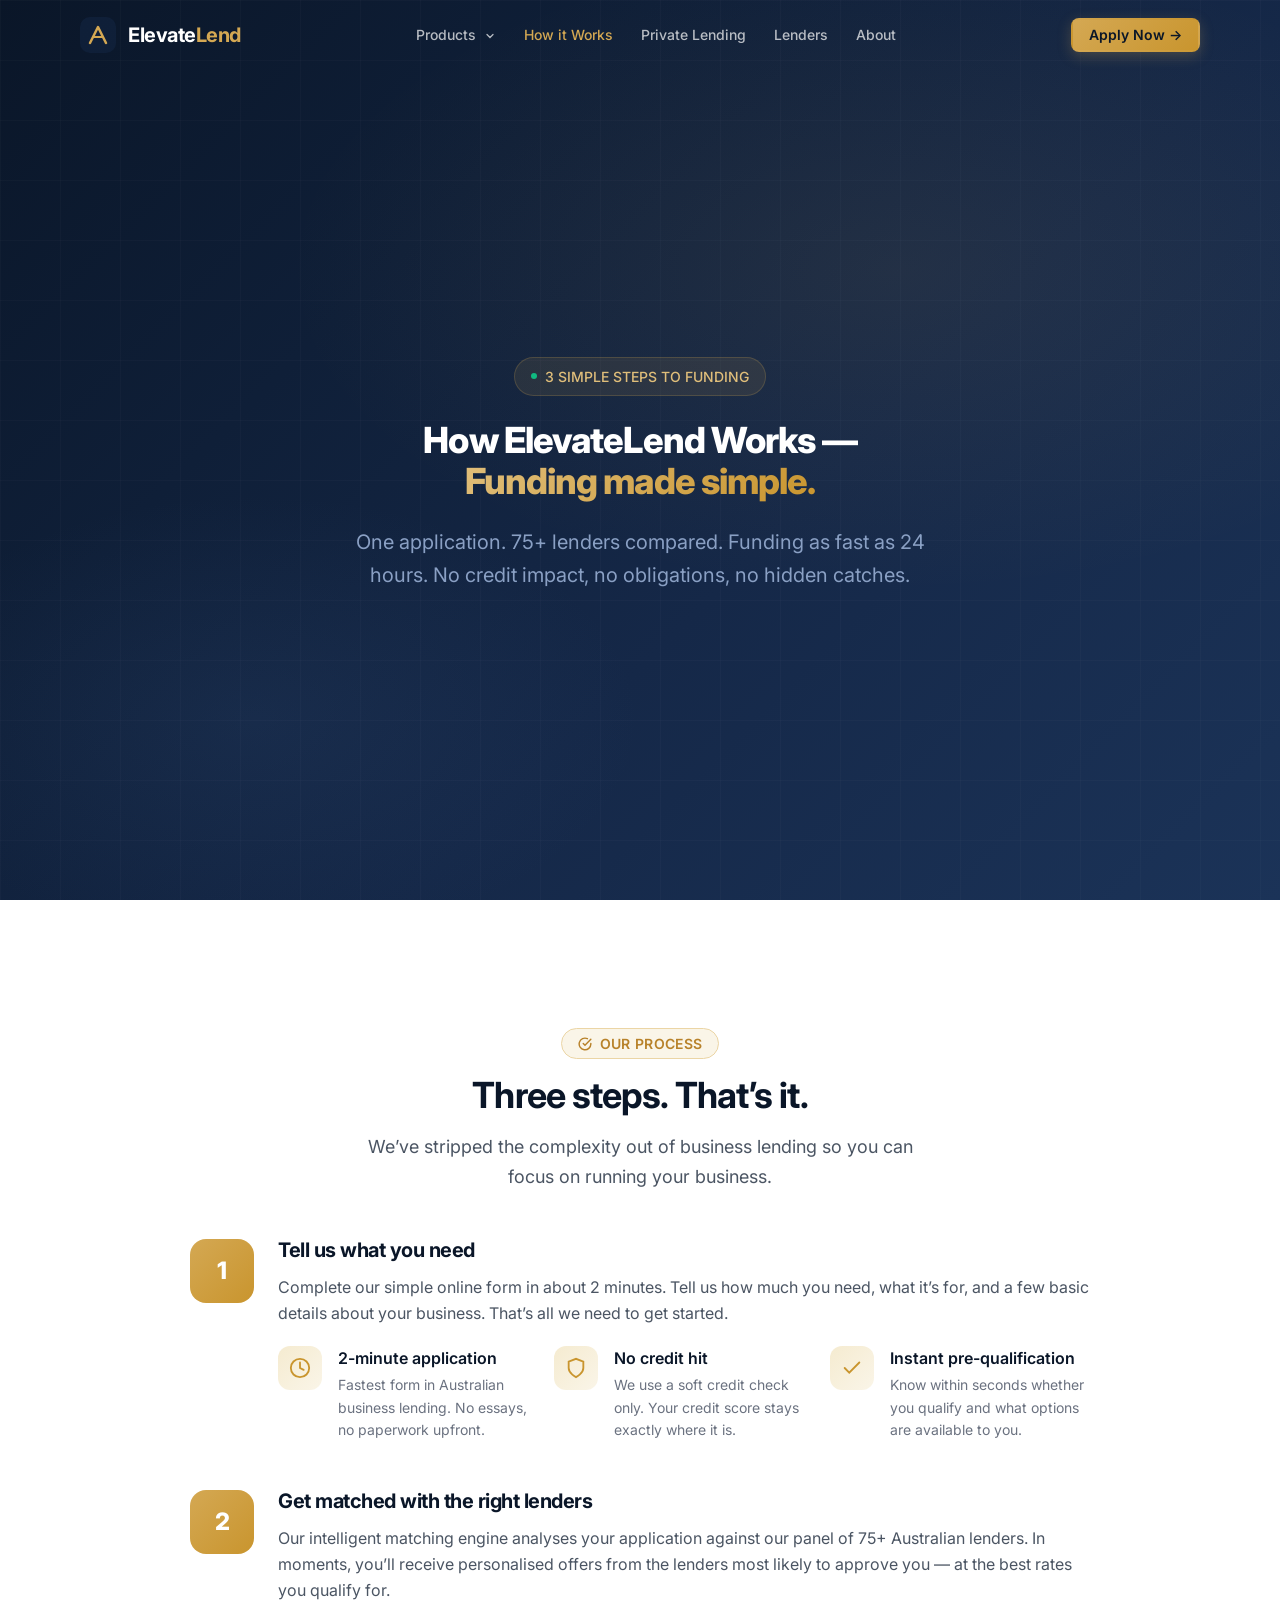
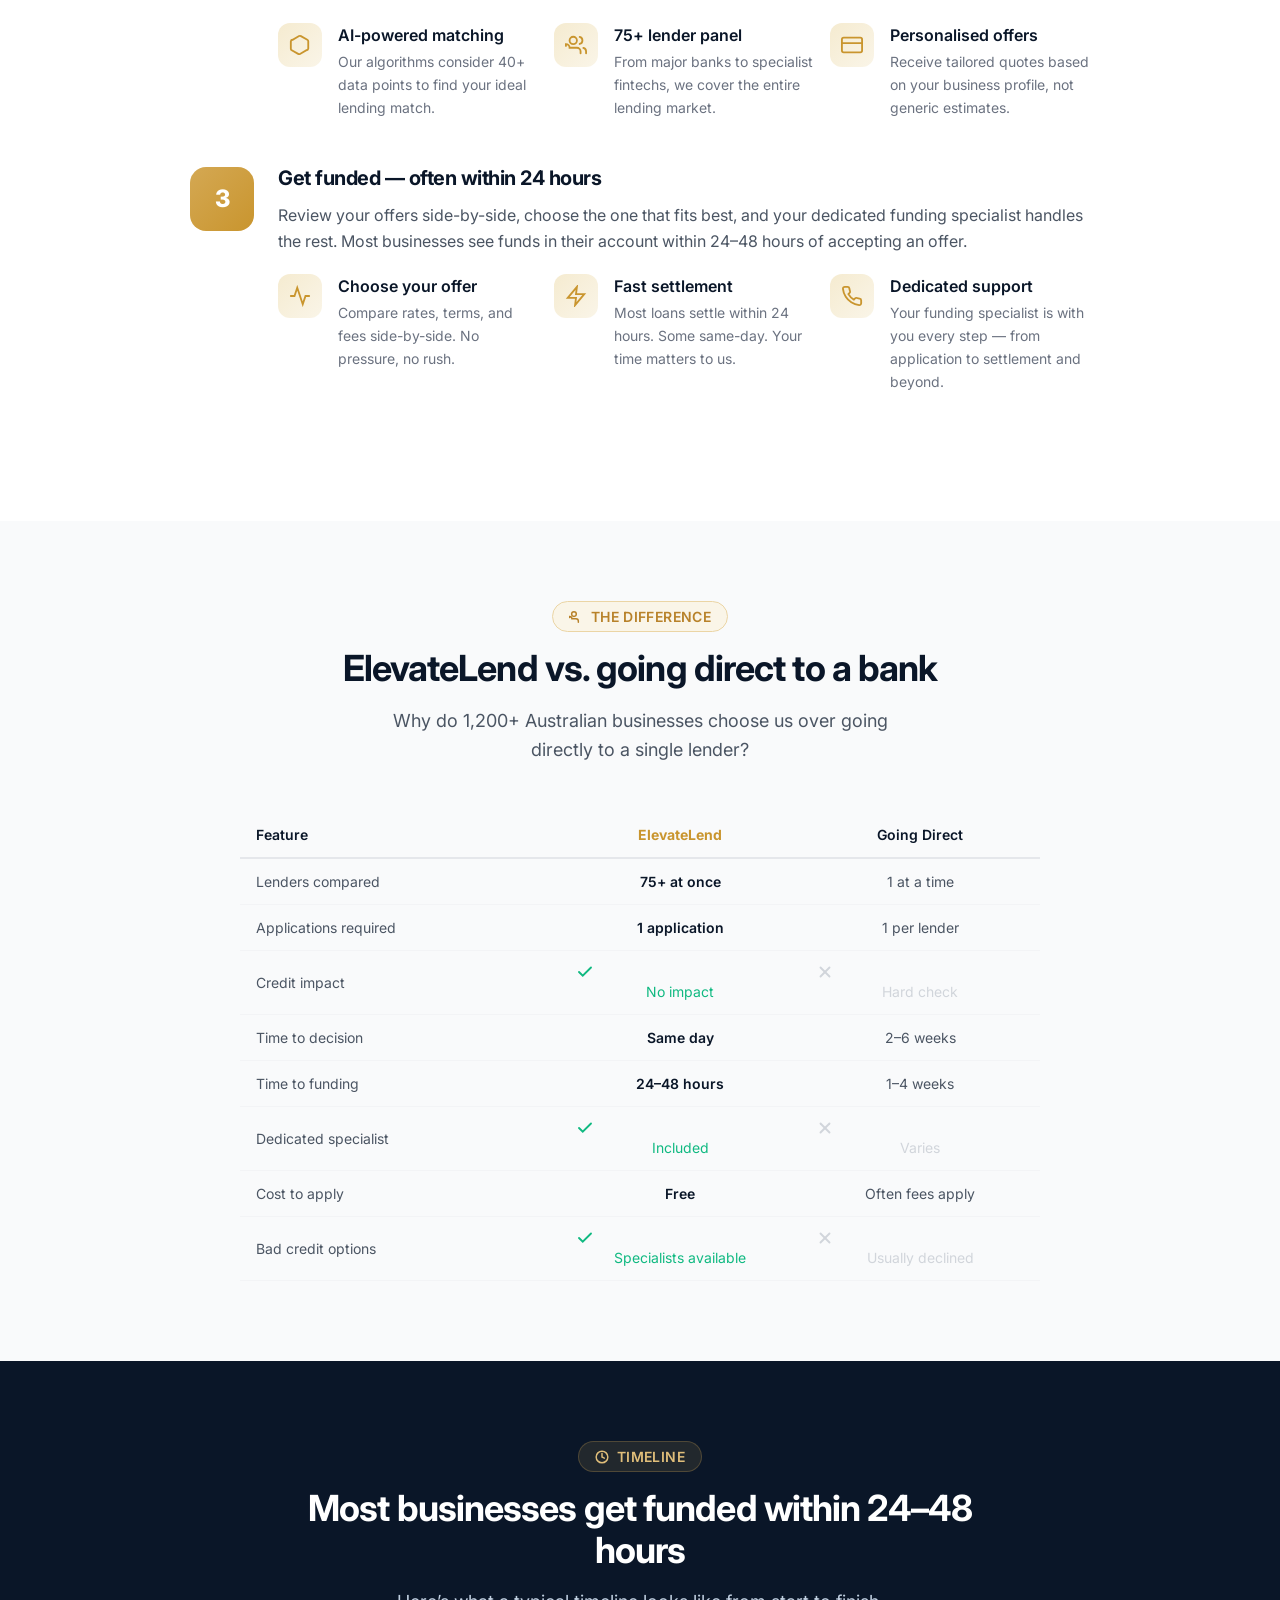
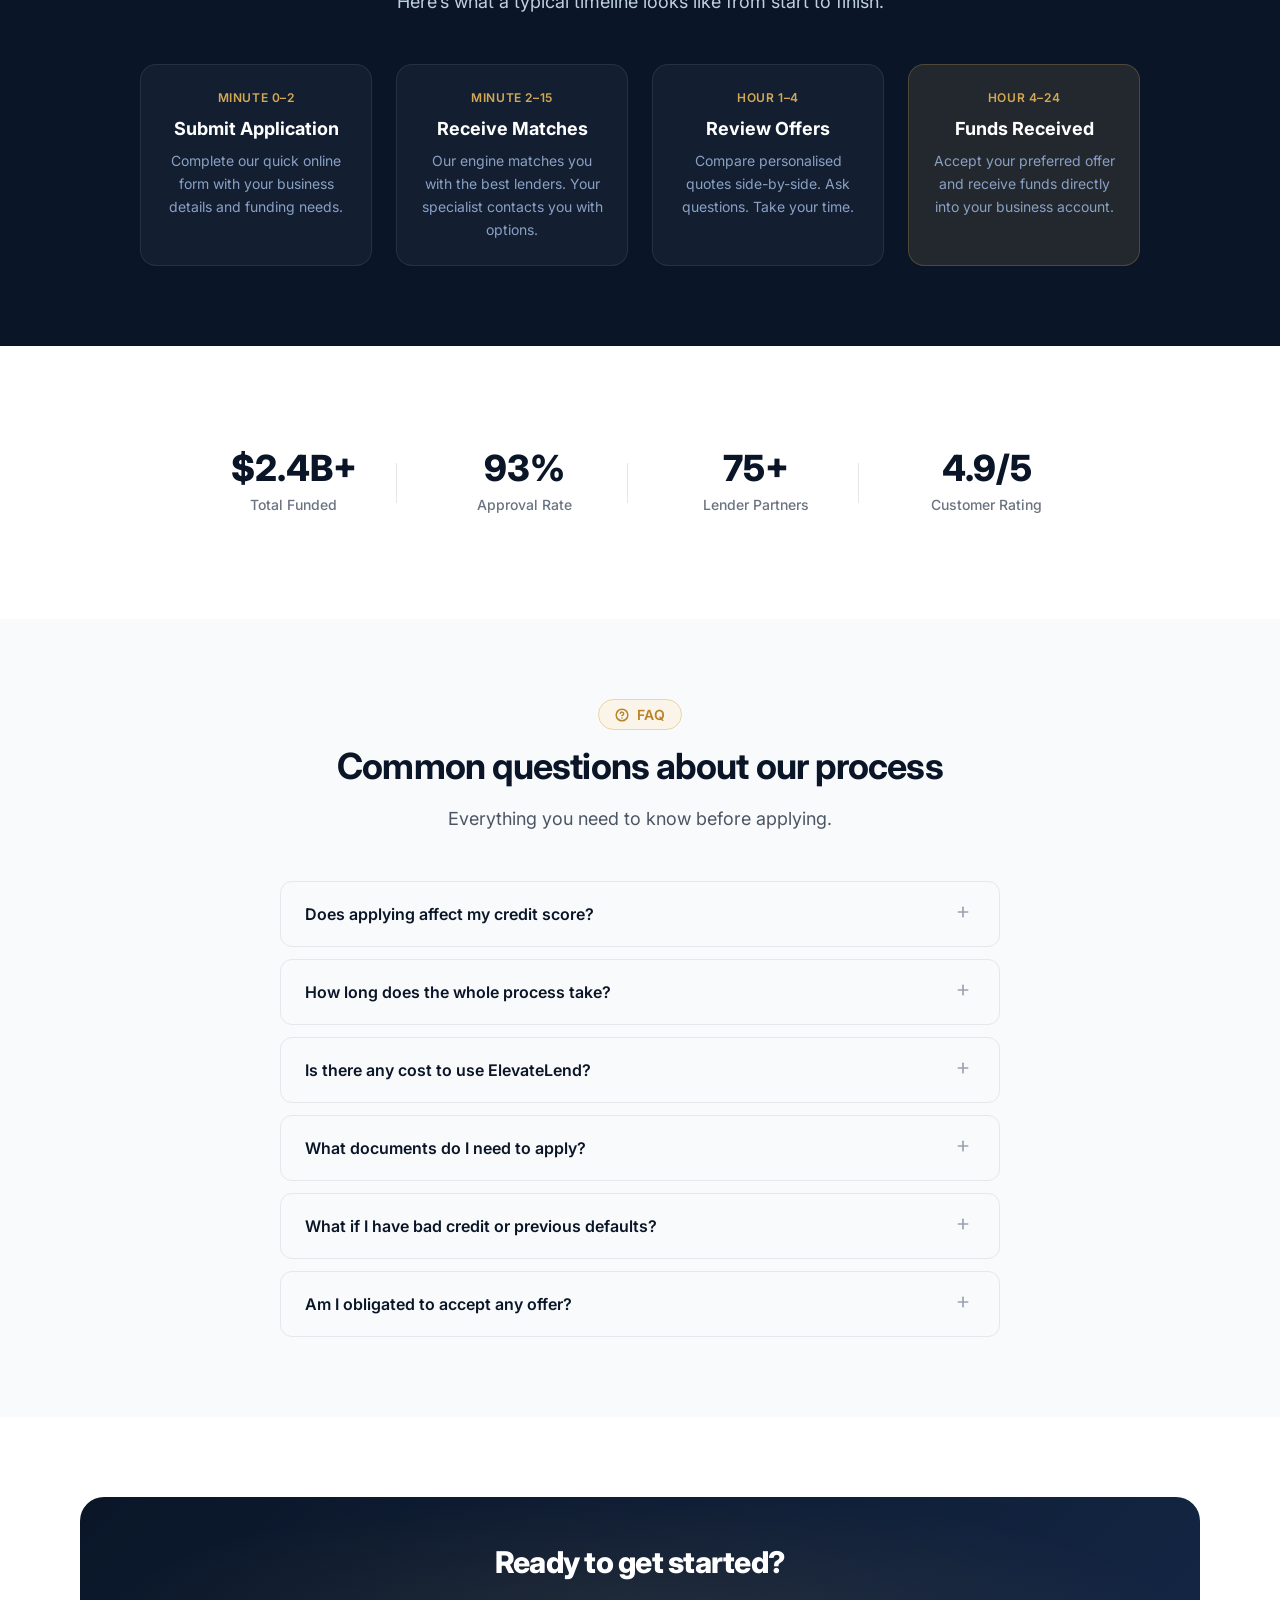
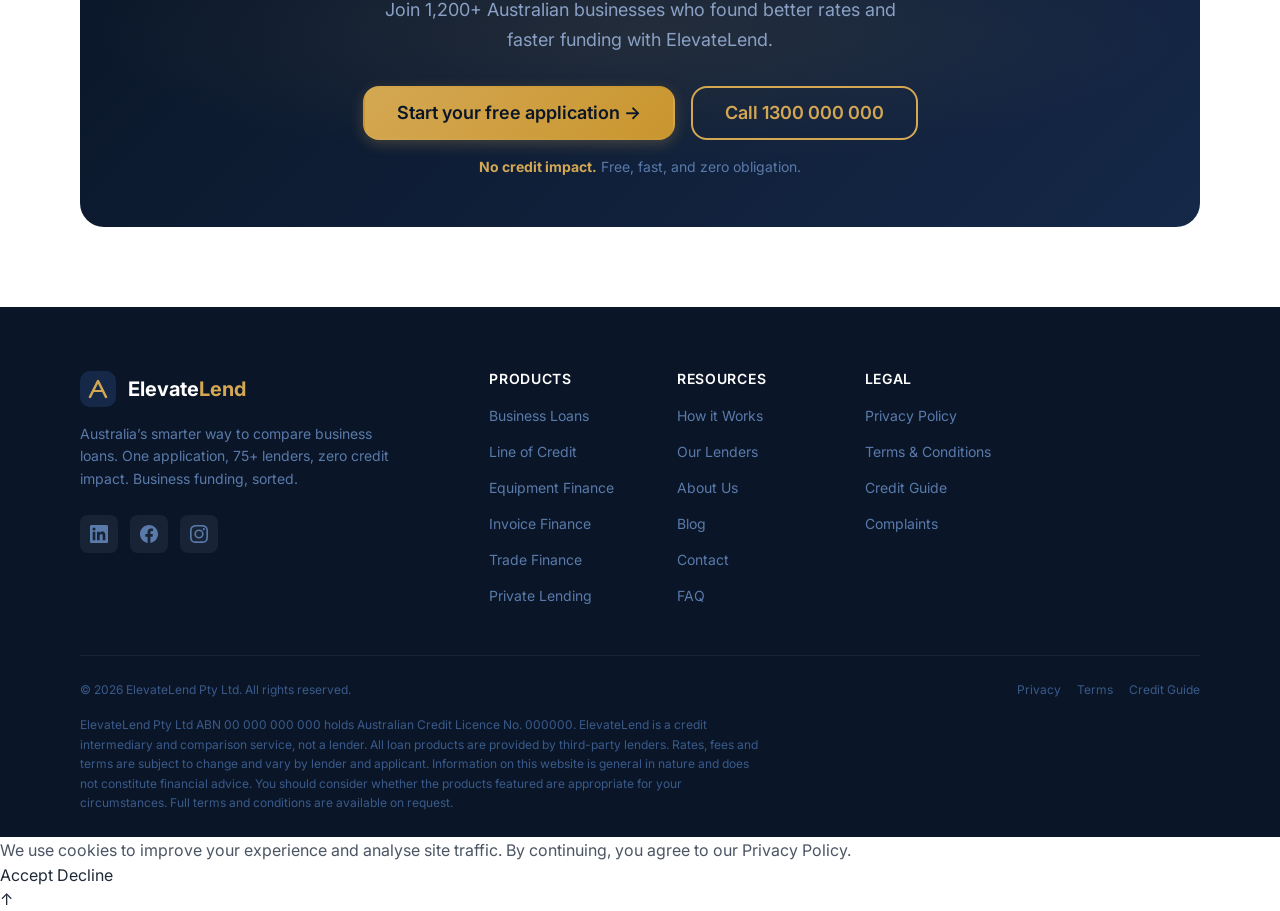
<file: how-it-works/index.html>
<!DOCTYPE html>
<html lang="en-AU">
<head>
  <meta charset="UTF-8">
  <meta name="viewport" content="width=device-width, initial-scale=1.0">
  <meta name="description" content="See how ElevateLend works in 3 simple steps. Apply once, get matched with 75+ Australian lenders, and receive funding in as little as 24 hours. No credit hit.">
  <meta name="keywords" content="how business loans work, apply for business loan, business loan process, fast business funding Australia">
  <meta name="author" content="ElevateLend">
  <meta name="robots" content="index, follow">

  <!-- Open Graph -->
  <meta property="og:title" content="How ElevateLend Works — Business Funding in 3 Simple Steps">
  <meta property="og:description" content="Apply once, get matched with 75+ lenders, and receive funding in as little as 24 hours. No credit hit, no obligations.">
  <meta property="og:type" content="website">
  <meta property="og:url" content="https://elevatelend.com.au/how-it-works/">
  <meta property="og:locale" content="en_AU">

  <title>How It Works | ElevateLend &mdash; Business Funding in 3 Steps</title>

  <link rel="canonical" href="https://elevatelend.com.au/how-it-works/">
  <link rel="stylesheet" href="../css/style.css">

  <!-- Favicon -->
  <link rel="icon" type="image/svg+xml" href="data:image/svg+xml,<svg xmlns='http://www.w3.org/2000/svg' viewBox='0 0 32 32'><rect width='32' height='32' rx='8' fill='%230a1628'/><path d='M8 22l8-14 8 14' stroke='%23d4a853' stroke-width='3' fill='none' stroke-linecap='round' stroke-linejoin='round'/></svg>">
</head>
<body>

  <!-- ====================================================================
       NAVIGATION
       ==================================================================== -->
  <nav class="nav" id="main-nav" role="navigation" aria-label="Main navigation">
    <div class="container">
      <div class="nav__inner">

        <!-- Logo -->
        <a href="/" class="nav__logo" aria-label="ElevateLend home">
          <svg class="nav__logo-icon" viewBox="0 0 36 36" fill="none" xmlns="http://www.w3.org/2000/svg" aria-hidden="true">
            <rect width="36" height="36" rx="10" fill="url(#logo-grad)"/>
            <path d="M10 26l8-16 8 16" stroke="#d4a853" stroke-width="2.5" fill="none" stroke-linecap="round" stroke-linejoin="round"/>
            <path d="M13 20h10" stroke="#d4a853" stroke-width="2" stroke-linecap="round"/>
            <defs><linearGradient id="logo-grad" x1="0" y1="0" x2="36" y2="36"><stop stop-color="#0f1f38"/><stop offset="1" stop-color="#152848"/></linearGradient></defs>
          </svg>
          <span class="nav__logo-text">Elevate<span>Lend</span></span>
        </a>

        <!-- Desktop Links -->
        <div class="nav__links">
          <div class="nav__link" style="position:relative; cursor:pointer;" id="products-dropdown-trigger">
            Products
            <svg width="12" height="12" viewBox="0 0 24 24" fill="none" stroke="currentColor" stroke-width="2.5" stroke-linecap="round" style="margin-left:4px; display:inline-block; vertical-align:middle;"><polyline points="6 9 12 15 18 9"/></svg>
            <div style="display:none; position:absolute; top:100%; left:0; min-width:220px; background:rgba(10,22,40,0.95); backdrop-filter:blur(16px); border-radius:var(--radius-lg); padding:var(--space-2) 0; box-shadow:var(--shadow-xl); border:1px solid rgba(255,255,255,0.08); z-index:var(--z-dropdown);" id="products-dropdown">
              <a href="/products/business-loans/" style="display:block; padding:var(--space-3) var(--space-5); font-size:var(--font-size-sm); color:rgba(255,255,255,0.8); transition:all 150ms;">Business Loans</a>
              <a href="/products/line-of-credit/" style="display:block; padding:var(--space-3) var(--space-5); font-size:var(--font-size-sm); color:rgba(255,255,255,0.8); transition:all 150ms;">Line of Credit</a>
              <a href="/products/equipment-finance/" style="display:block; padding:var(--space-3) var(--space-5); font-size:var(--font-size-sm); color:rgba(255,255,255,0.8); transition:all 150ms;">Equipment Finance</a>
              <a href="/products/invoice-finance/" style="display:block; padding:var(--space-3) var(--space-5); font-size:var(--font-size-sm); color:rgba(255,255,255,0.8); transition:all 150ms;">Invoice Finance</a>
              <a href="/products/trade-finance/" style="display:block; padding:var(--space-3) var(--space-5); font-size:var(--font-size-sm); color:rgba(255,255,255,0.8); transition:all 150ms;">Trade Finance</a>
            </div>
          </div>
          <a href="/how-it-works/" class="nav__link" style="color:var(--color-gold-400);">How it Works</a>
          <a href="/private-lending/" class="nav__link">Private Lending</a>
          <a href="/lenders/" class="nav__link">Lenders</a>
          <a href="/about/" class="nav__link">About</a>
        </div>

        <!-- Actions -->
        <div class="nav__actions">
          <a href="tel:1300000000" class="nav__link" style="display:none;" aria-label="Call us">
            <svg width="16" height="16" viewBox="0 0 24 24" fill="none" stroke="currentColor" stroke-width="2" stroke-linecap="round" style="display:inline-block; vertical-align:middle; margin-right:4px;"><path d="M22 16.92v3a2 2 0 01-2.18 2 19.79 19.79 0 01-8.63-3.07 19.5 19.5 0 01-6-6A19.79 19.79 0 012.12 4.18 2 2 0 014.11 2h3a2 2 0 012 1.72c.127.96.361 1.903.7 2.81a2 2 0 01-.45 2.11L8.09 9.91a16 16 0 006 6l1.27-1.27a2 2 0 012.11-.45c.907.339 1.85.573 2.81.7A2 2 0 0122 16.92z"/></svg>
            1300 000 000
          </a>
          <a href="/apply/" class="btn btn--primary btn--sm nav__cta">Apply Now &rarr;</a>

          <!-- Mobile toggle -->
          <button class="nav__toggle" data-nav-toggle aria-label="Toggle navigation menu" aria-expanded="false">
            <svg class="nav__toggle-icon" viewBox="0 0 24 24" fill="none" stroke="currentColor" stroke-width="2" stroke-linecap="round"><line x1="3" y1="6" x2="21" y2="6"/><line x1="3" y1="12" x2="21" y2="12"/><line x1="3" y1="18" x2="21" y2="18"/></svg>
          </button>
        </div>
      </div>
    </div>

    <!-- Mobile menu -->
    <div class="nav__mobile-menu" data-nav-menu>
      <a href="/products/business-loans/" class="nav__mobile-link">Business Loans</a>
      <a href="/products/line-of-credit/" class="nav__mobile-link">Line of Credit</a>
      <a href="/products/equipment-finance/" class="nav__mobile-link">Equipment Finance</a>
      <a href="/products/invoice-finance/" class="nav__mobile-link">Invoice Finance</a>
      <a href="/products/trade-finance/" class="nav__mobile-link">Trade Finance</a>
      <a href="/how-it-works/" class="nav__mobile-link">How it Works</a>
      <a href="/private-lending/" class="nav__mobile-link">Private Lending</a>
      <a href="/lenders/" class="nav__mobile-link">Lenders</a>
      <a href="/about/" class="nav__mobile-link">About</a>
      <div class="nav__mobile-cta">
        <a href="/apply/" class="btn btn--primary btn--block">Apply Now &rarr;</a>
      </div>
    </div>
  </nav>

  <!-- ====================================================================
       INNER HERO
       ==================================================================== -->
  <section class="hero hero--inner">
    <div class="hero__grid-pattern" aria-hidden="true"></div>
    <div class="container">
      <div class="hero__content">
        <div class="hero__badge">
          <span class="hero__badge-dot" aria-hidden="true"></span>
          3 SIMPLE STEPS TO FUNDING
        </div>
        <h1 class="hero__title">
          How ElevateLend Works &mdash;<br>
          <span class="hero__title-highlight">Funding made simple.</span>
        </h1>
        <p class="hero__subtitle">
          One application. 75+ lenders compared. Funding as fast as 24 hours. No credit impact, no obligations, no hidden catches.
        </p>
      </div>
    </div>
  </section>

  <!-- ====================================================================
       3-STEP PROCESS (DETAILED)
       ==================================================================== -->
  <section class="section section--lg">
    <div class="container">
      <div class="section-header">
        <span class="section-header__badge">
          <svg width="14" height="14" viewBox="0 0 24 24" fill="none" stroke="currentColor" stroke-width="2.5" stroke-linecap="round"><path d="M22 11.08V12a10 10 0 11-5.93-9.14"/><polyline points="22 4 12 14.01 9 11.01"/></svg>
          Our Process
        </span>
        <h2 class="section-header__title">Three steps. That&rsquo;s it.</h2>
        <p class="section-header__subtitle">We&rsquo;ve stripped the complexity out of business lending so you can focus on running your business.</p>
      </div>

      <!-- Step 1 -->
      <div style="display:grid; grid-template-columns:1fr; gap:var(--space-12); max-width:900px; margin-inline:auto;">

        <div style="display:grid; grid-template-columns:auto 1fr; gap:var(--space-6); align-items:start;">
          <div style="width:64px; height:64px; display:flex; align-items:center; justify-content:center; background:linear-gradient(135deg, var(--color-gold-400), var(--color-gold-500)); border-radius:var(--radius-xl); color:var(--color-white); font-size:var(--font-size-2xl); font-weight:var(--font-weight-extrabold); flex-shrink:0;">1</div>
          <div>
            <h3 style="font-size:var(--font-size-xl); font-weight:var(--font-weight-bold); color:var(--color-navy-900); margin-bottom:var(--space-3);">Tell us what you need</h3>
            <p style="color:var(--color-gray-600); line-height:var(--line-height-relaxed); margin-bottom:var(--space-5);">
              Complete our simple online form in about 2 minutes. Tell us how much you need, what it&rsquo;s for, and a few basic details about your business. That&rsquo;s all we need to get started.
            </p>
            <div style="display:grid; grid-template-columns:repeat(auto-fit, minmax(200px, 1fr)); gap:var(--space-4);">
              <div class="feature-item">
                <div class="feature-item__icon">
                  <svg viewBox="0 0 24 24" fill="none" stroke="currentColor" stroke-width="2" stroke-linecap="round"><circle cx="12" cy="12" r="10"/><polyline points="12 6 12 12 16 14"/></svg>
                </div>
                <div>
                  <div class="feature-item__title">2-minute application</div>
                  <div class="feature-item__desc">Fastest form in Australian business lending. No essays, no paperwork upfront.</div>
                </div>
              </div>
              <div class="feature-item">
                <div class="feature-item__icon">
                  <svg viewBox="0 0 24 24" fill="none" stroke="currentColor" stroke-width="2" stroke-linecap="round"><path d="M12 22s8-4 8-10V5l-8-3-8 3v7c0 6 8 10 8 10z"/></svg>
                </div>
                <div>
                  <div class="feature-item__title">No credit hit</div>
                  <div class="feature-item__desc">We use a soft credit check only. Your credit score stays exactly where it is.</div>
                </div>
              </div>
              <div class="feature-item">
                <div class="feature-item__icon">
                  <svg viewBox="0 0 24 24" fill="none" stroke="currentColor" stroke-width="2" stroke-linecap="round"><polyline points="20 6 9 17 4 12"/></svg>
                </div>
                <div>
                  <div class="feature-item__title">Instant pre-qualification</div>
                  <div class="feature-item__desc">Know within seconds whether you qualify and what options are available to you.</div>
                </div>
              </div>
            </div>
          </div>
        </div>

        <!-- Step 2 -->
        <div style="display:grid; grid-template-columns:auto 1fr; gap:var(--space-6); align-items:start;">
          <div style="width:64px; height:64px; display:flex; align-items:center; justify-content:center; background:linear-gradient(135deg, var(--color-gold-400), var(--color-gold-500)); border-radius:var(--radius-xl); color:var(--color-white); font-size:var(--font-size-2xl); font-weight:var(--font-weight-extrabold); flex-shrink:0;">2</div>
          <div>
            <h3 style="font-size:var(--font-size-xl); font-weight:var(--font-weight-bold); color:var(--color-navy-900); margin-bottom:var(--space-3);">Get matched with the right lenders</h3>
            <p style="color:var(--color-gray-600); line-height:var(--line-height-relaxed); margin-bottom:var(--space-5);">
              Our intelligent matching engine analyses your application against our panel of 75+ Australian lenders. In moments, you&rsquo;ll receive personalised offers from the lenders most likely to approve you &mdash; at the best rates you qualify for.
            </p>
            <div style="display:grid; grid-template-columns:repeat(auto-fit, minmax(200px, 1fr)); gap:var(--space-4);">
              <div class="feature-item">
                <div class="feature-item__icon">
                  <svg viewBox="0 0 24 24" fill="none" stroke="currentColor" stroke-width="2" stroke-linecap="round"><path d="M21 16V8a2 2 0 00-1-1.73l-7-4a2 2 0 00-2 0l-7 4A2 2 0 002 8v8a2 2 0 001 1.73l7 4a2 2 0 002 0l7-4A2 2 0 0021 16z"/></svg>
                </div>
                <div>
                  <div class="feature-item__title">AI-powered matching</div>
                  <div class="feature-item__desc">Our algorithms consider 40+ data points to find your ideal lending match.</div>
                </div>
              </div>
              <div class="feature-item">
                <div class="feature-item__icon">
                  <svg viewBox="0 0 24 24" fill="none" stroke="currentColor" stroke-width="2" stroke-linecap="round"><path d="M17 21v-2a4 4 0 00-4-4H5a4 4 0 00-4-4v2"/><circle cx="9" cy="7" r="4"/><path d="M23 21v-2a4 4 0 00-3-3.87"/><path d="M16 3.13a4 4 0 010 7.75"/></svg>
                </div>
                <div>
                  <div class="feature-item__title">75+ lender panel</div>
                  <div class="feature-item__desc">From major banks to specialist fintechs, we cover the entire lending market.</div>
                </div>
              </div>
              <div class="feature-item">
                <div class="feature-item__icon">
                  <svg viewBox="0 0 24 24" fill="none" stroke="currentColor" stroke-width="2" stroke-linecap="round"><rect x="1" y="4" width="22" height="16" rx="2"/><line x1="1" y1="10" x2="23" y2="10"/></svg>
                </div>
                <div>
                  <div class="feature-item__title">Personalised offers</div>
                  <div class="feature-item__desc">Receive tailored quotes based on your business profile, not generic estimates.</div>
                </div>
              </div>
            </div>
          </div>
        </div>

        <!-- Step 3 -->
        <div style="display:grid; grid-template-columns:auto 1fr; gap:var(--space-6); align-items:start;">
          <div style="width:64px; height:64px; display:flex; align-items:center; justify-content:center; background:linear-gradient(135deg, var(--color-gold-400), var(--color-gold-500)); border-radius:var(--radius-xl); color:var(--color-white); font-size:var(--font-size-2xl); font-weight:var(--font-weight-extrabold); flex-shrink:0;">3</div>
          <div>
            <h3 style="font-size:var(--font-size-xl); font-weight:var(--font-weight-bold); color:var(--color-navy-900); margin-bottom:var(--space-3);">Get funded &mdash; often within 24 hours</h3>
            <p style="color:var(--color-gray-600); line-height:var(--line-height-relaxed); margin-bottom:var(--space-5);">
              Review your offers side-by-side, choose the one that fits best, and your dedicated funding specialist handles the rest. Most businesses see funds in their account within 24&ndash;48 hours of accepting an offer.
            </p>
            <div style="display:grid; grid-template-columns:repeat(auto-fit, minmax(200px, 1fr)); gap:var(--space-4);">
              <div class="feature-item">
                <div class="feature-item__icon">
                  <svg viewBox="0 0 24 24" fill="none" stroke="currentColor" stroke-width="2" stroke-linecap="round"><polyline points="22 12 18 12 15 21 9 3 6 12 2 12"/></svg>
                </div>
                <div>
                  <div class="feature-item__title">Choose your offer</div>
                  <div class="feature-item__desc">Compare rates, terms, and fees side-by-side. No pressure, no rush.</div>
                </div>
              </div>
              <div class="feature-item">
                <div class="feature-item__icon">
                  <svg viewBox="0 0 24 24" fill="none" stroke="currentColor" stroke-width="2" stroke-linecap="round"><path d="M13 2L3 14h9l-1 8 10-12h-9l1-8z"/></svg>
                </div>
                <div>
                  <div class="feature-item__title">Fast settlement</div>
                  <div class="feature-item__desc">Most loans settle within 24 hours. Some same-day. Your time matters to us.</div>
                </div>
              </div>
              <div class="feature-item">
                <div class="feature-item__icon">
                  <svg viewBox="0 0 24 24" fill="none" stroke="currentColor" stroke-width="2" stroke-linecap="round"><path d="M22 16.92v3a2 2 0 01-2.18 2 19.79 19.79 0 01-8.63-3.07 19.5 19.5 0 01-6-6A19.79 19.79 0 012.12 4.18 2 2 0 014.11 2h3a2 2 0 012 1.72c.127.96.361 1.903.7 2.81a2 2 0 01-.45 2.11L8.09 9.91a16 16 0 006 6l1.27-1.27a2 2 0 012.11-.45c.907.339 1.85.573 2.81.7A2 2 0 0122 16.92z"/></svg>
                </div>
                <div>
                  <div class="feature-item__title">Dedicated support</div>
                  <div class="feature-item__desc">Your funding specialist is with you every step &mdash; from application to settlement and beyond.</div>
                </div>
              </div>
            </div>
          </div>
        </div>

      </div>
    </div>
  </section>

  <!-- ====================================================================
       WHAT MAKES US DIFFERENT — COMPARISON
       ==================================================================== -->
  <section class="section section--gray">
    <div class="container">
      <div class="section-header">
        <span class="section-header__badge">
          <svg width="14" height="14" viewBox="0 0 24 24" fill="none" stroke="currentColor" stroke-width="2.5" stroke-linecap="round"><path d="M16 21v-2a4 4 0 00-4-4H5a4 4 0 00-4-4v2"/><circle cx="8.5" cy="7" r="4"/></svg>
          The Difference
        </span>
        <h2 class="section-header__title">ElevateLend vs. going direct to a bank</h2>
        <p class="section-header__subtitle">Why do 1,200+ Australian businesses choose us over going directly to a single lender?</p>
      </div>

      <div style="max-width:800px; margin-inline:auto; overflow-x:auto;">
        <table class="comparison-table">
          <thead>
            <tr>
              <th style="width:40%;">Feature</th>
              <th style="width:30%; text-align:center;">
                <span style="color:var(--color-gold-500); font-weight:var(--font-weight-bold);">ElevateLend</span>
              </th>
              <th style="width:30%; text-align:center;">Going Direct</th>
            </tr>
          </thead>
          <tbody>
            <tr>
              <td>Lenders compared</td>
              <td style="text-align:center; font-weight:var(--font-weight-semibold); color:var(--color-navy-900);">75+ at once</td>
              <td style="text-align:center;">1 at a time</td>
            </tr>
            <tr>
              <td>Applications required</td>
              <td style="text-align:center; font-weight:var(--font-weight-semibold); color:var(--color-navy-900);">1 application</td>
              <td style="text-align:center;">1 per lender</td>
            </tr>
            <tr>
              <td>Credit impact</td>
              <td style="text-align:center;">
                <span class="comparison-table__check">
                  <svg width="18" height="18" viewBox="0 0 24 24" fill="none" stroke="currentColor" stroke-width="2.5" stroke-linecap="round"><polyline points="20 6 9 17 4 12"/></svg>
                  No impact
                </span>
              </td>
              <td style="text-align:center;">
                <span class="comparison-table__cross">
                  <svg width="18" height="18" viewBox="0 0 24 24" fill="none" stroke="currentColor" stroke-width="2.5" stroke-linecap="round"><line x1="18" y1="6" x2="6" y2="18"/><line x1="6" y1="6" x2="18" y2="18"/></svg>
                  Hard check
                </span>
              </td>
            </tr>
            <tr>
              <td>Time to decision</td>
              <td style="text-align:center; font-weight:var(--font-weight-semibold); color:var(--color-navy-900);">Same day</td>
              <td style="text-align:center;">2&ndash;6 weeks</td>
            </tr>
            <tr>
              <td>Time to funding</td>
              <td style="text-align:center; font-weight:var(--font-weight-semibold); color:var(--color-navy-900);">24&ndash;48 hours</td>
              <td style="text-align:center;">1&ndash;4 weeks</td>
            </tr>
            <tr>
              <td>Dedicated specialist</td>
              <td style="text-align:center;">
                <span class="comparison-table__check">
                  <svg width="18" height="18" viewBox="0 0 24 24" fill="none" stroke="currentColor" stroke-width="2.5" stroke-linecap="round"><polyline points="20 6 9 17 4 12"/></svg>
                  Included
                </span>
              </td>
              <td style="text-align:center;">
                <span class="comparison-table__cross">
                  <svg width="18" height="18" viewBox="0 0 24 24" fill="none" stroke="currentColor" stroke-width="2.5" stroke-linecap="round"><line x1="18" y1="6" x2="6" y2="18"/><line x1="6" y1="6" x2="18" y2="18"/></svg>
                  Varies
                </span>
              </td>
            </tr>
            <tr>
              <td>Cost to apply</td>
              <td style="text-align:center; font-weight:var(--font-weight-semibold); color:var(--color-navy-900);">Free</td>
              <td style="text-align:center;">Often fees apply</td>
            </tr>
            <tr>
              <td>Bad credit options</td>
              <td style="text-align:center;">
                <span class="comparison-table__check">
                  <svg width="18" height="18" viewBox="0 0 24 24" fill="none" stroke="currentColor" stroke-width="2.5" stroke-linecap="round"><polyline points="20 6 9 17 4 12"/></svg>
                  Specialists available
                </span>
              </td>
              <td style="text-align:center;">
                <span class="comparison-table__cross">
                  <svg width="18" height="18" viewBox="0 0 24 24" fill="none" stroke="currentColor" stroke-width="2.5" stroke-linecap="round"><line x1="18" y1="6" x2="6" y2="18"/><line x1="6" y1="6" x2="18" y2="18"/></svg>
                  Usually declined
                </span>
              </td>
            </tr>
          </tbody>
        </table>
      </div>
    </div>
  </section>

  <!-- ====================================================================
       TIMELINE
       ==================================================================== -->
  <section class="section section--dark">
    <div class="container">
      <div class="section-header">
        <span class="section-header__badge">
          <svg width="14" height="14" viewBox="0 0 24 24" fill="none" stroke="currentColor" stroke-width="2.5" stroke-linecap="round"><circle cx="12" cy="12" r="10"/><polyline points="12 6 12 12 16 14"/></svg>
          Timeline
        </span>
        <h2 class="section-header__title">Most businesses get funded within 24&ndash;48 hours</h2>
        <p class="section-header__subtitle">Here&rsquo;s what a typical timeline looks like from start to finish.</p>
      </div>

      <div style="display:grid; grid-template-columns:repeat(auto-fit, minmax(220px, 1fr)); gap:var(--space-6); max-width:1000px; margin-inline:auto;">

        <div style="background:rgba(255,255,255,0.04); border:1px solid rgba(255,255,255,0.08); border-radius:var(--radius-xl); padding:var(--space-6); text-align:center;">
          <div style="font-size:var(--font-size-xs); font-weight:var(--font-weight-semibold); color:var(--color-gold-400); text-transform:uppercase; letter-spacing:var(--letter-spacing-wider); margin-bottom:var(--space-2);">Minute 0&ndash;2</div>
          <div style="font-size:var(--font-size-lg); font-weight:var(--font-weight-bold); color:var(--color-white); margin-bottom:var(--space-2);">Submit Application</div>
          <p style="font-size:var(--font-size-sm); color:var(--color-navy-200);">Complete our quick online form with your business details and funding needs.</p>
        </div>

        <div style="background:rgba(255,255,255,0.04); border:1px solid rgba(255,255,255,0.08); border-radius:var(--radius-xl); padding:var(--space-6); text-align:center;">
          <div style="font-size:var(--font-size-xs); font-weight:var(--font-weight-semibold); color:var(--color-gold-400); text-transform:uppercase; letter-spacing:var(--letter-spacing-wider); margin-bottom:var(--space-2);">Minute 2&ndash;15</div>
          <div style="font-size:var(--font-size-lg); font-weight:var(--font-weight-bold); color:var(--color-white); margin-bottom:var(--space-2);">Receive Matches</div>
          <p style="font-size:var(--font-size-sm); color:var(--color-navy-200);">Our engine matches you with the best lenders. Your specialist contacts you with options.</p>
        </div>

        <div style="background:rgba(255,255,255,0.04); border:1px solid rgba(255,255,255,0.08); border-radius:var(--radius-xl); padding:var(--space-6); text-align:center;">
          <div style="font-size:var(--font-size-xs); font-weight:var(--font-weight-semibold); color:var(--color-gold-400); text-transform:uppercase; letter-spacing:var(--letter-spacing-wider); margin-bottom:var(--space-2);">Hour 1&ndash;4</div>
          <div style="font-size:var(--font-size-lg); font-weight:var(--font-weight-bold); color:var(--color-white); margin-bottom:var(--space-2);">Review Offers</div>
          <p style="font-size:var(--font-size-sm); color:var(--color-navy-200);">Compare personalised quotes side-by-side. Ask questions. Take your time.</p>
        </div>

        <div style="background:rgba(212,168,83,0.12); border:1px solid rgba(212,168,83,0.25); border-radius:var(--radius-xl); padding:var(--space-6); text-align:center;">
          <div style="font-size:var(--font-size-xs); font-weight:var(--font-weight-semibold); color:var(--color-gold-400); text-transform:uppercase; letter-spacing:var(--letter-spacing-wider); margin-bottom:var(--space-2);">Hour 4&ndash;24</div>
          <div style="font-size:var(--font-size-lg); font-weight:var(--font-weight-bold); color:var(--color-white); margin-bottom:var(--space-2);">Funds Received</div>
          <p style="font-size:var(--font-size-sm); color:var(--color-navy-200);">Accept your preferred offer and receive funds directly into your business account.</p>
        </div>

      </div>
    </div>
  </section>

  <!-- ====================================================================
       TRUST STATS
       ==================================================================== -->
  <section class="section">
    <div class="container">
      <div class="stats stats--divided" style="max-width:900px; margin-inline:auto;">
        <div class="stat">
          <div class="stat__value">$2.4B+</div>
          <div class="stat__label">Total Funded</div>
        </div>
        <div class="stat">
          <div class="stat__value">93%</div>
          <div class="stat__label">Approval Rate</div>
        </div>
        <div class="stat">
          <div class="stat__value">75+</div>
          <div class="stat__label">Lender Partners</div>
        </div>
        <div class="stat">
          <div class="stat__value">4.9/5</div>
          <div class="stat__label">Customer Rating</div>
        </div>
      </div>
    </div>
  </section>

  <!-- ====================================================================
       FAQ
       ==================================================================== -->
  <section class="section section--gray">
    <div class="container">
      <div class="section-header">
        <span class="section-header__badge">
          <svg width="14" height="14" viewBox="0 0 24 24" fill="none" stroke="currentColor" stroke-width="2.5" stroke-linecap="round"><circle cx="12" cy="12" r="10"/><path d="M9.09 9a3 3 0 015.83 1c0 2-3 3-3 3"/><line x1="12" y1="17" x2="12.01" y2="17"/></svg>
          FAQ
        </span>
        <h2 class="section-header__title">Common questions about our process</h2>
        <p class="section-header__subtitle">Everything you need to know before applying.</p>
      </div>

      <div class="faq-list" style="max-width:720px; margin-inline:auto;">
        <div class="faq-item">
          <button class="faq-item__trigger">
            <span>Does applying affect my credit score?</span>
            <span class="faq-item__icon">
              <svg width="16" height="16" viewBox="0 0 24 24" fill="none" stroke="currentColor" stroke-width="2.5" stroke-linecap="round"><line x1="12" y1="5" x2="12" y2="19"/><line x1="5" y1="12" x2="19" y2="12"/></svg>
            </span>
          </button>
          <div class="faq-item__content">
            <div class="faq-item__answer">
              <p>No. We perform a soft credit check only, which does not impact your credit score. A hard credit check only occurs once you&rsquo;ve chosen a specific lender and agreed to proceed with their offer. You&rsquo;re always in control.</p>
            </div>
          </div>
        </div>

        <div class="faq-item">
          <button class="faq-item__trigger">
            <span>How long does the whole process take?</span>
            <span class="faq-item__icon">
              <svg width="16" height="16" viewBox="0 0 24 24" fill="none" stroke="currentColor" stroke-width="2.5" stroke-linecap="round"><line x1="12" y1="5" x2="12" y2="19"/><line x1="5" y1="12" x2="19" y2="12"/></svg>
            </span>
          </button>
          <div class="faq-item__content">
            <div class="faq-item__answer">
              <p>The application takes about 2 minutes. You&rsquo;ll receive lender matches within minutes, and most businesses have funds in their account within 24&ndash;48 hours of accepting an offer. Some lenders even offer same-day settlement.</p>
            </div>
          </div>
        </div>

        <div class="faq-item">
          <button class="faq-item__trigger">
            <span>Is there any cost to use ElevateLend?</span>
            <span class="faq-item__icon">
              <svg width="16" height="16" viewBox="0 0 24 24" fill="none" stroke="currentColor" stroke-width="2.5" stroke-linecap="round"><line x1="12" y1="5" x2="12" y2="19"/><line x1="5" y1="12" x2="19" y2="12"/></svg>
            </span>
          </button>
          <div class="faq-item__content">
            <div class="faq-item__answer">
              <p>Our comparison service is completely free for borrowers. We&rsquo;re paid by lenders when a loan is successfully funded, so there&rsquo;s no cost to you for applying, comparing, or receiving quotes. You&rsquo;re under no obligation to accept any offer.</p>
            </div>
          </div>
        </div>

        <div class="faq-item">
          <button class="faq-item__trigger">
            <span>What documents do I need to apply?</span>
            <span class="faq-item__icon">
              <svg width="16" height="16" viewBox="0 0 24 24" fill="none" stroke="currentColor" stroke-width="2.5" stroke-linecap="round"><line x1="12" y1="5" x2="12" y2="19"/><line x1="5" y1="12" x2="19" y2="12"/></svg>
            </span>
          </button>
          <div class="faq-item__content">
            <div class="faq-item__answer">
              <p>For the initial application, you don&rsquo;t need any documents. Just your basic business details and an idea of how much you need. If a lender wants to proceed, they may request bank statements (usually the last 3&ndash;6 months), which we can often retrieve automatically with your permission via secure bank feeds.</p>
            </div>
          </div>
        </div>

        <div class="faq-item">
          <button class="faq-item__trigger">
            <span>What if I have bad credit or previous defaults?</span>
            <span class="faq-item__icon">
              <svg width="16" height="16" viewBox="0 0 24 24" fill="none" stroke="currentColor" stroke-width="2.5" stroke-linecap="round"><line x1="12" y1="5" x2="12" y2="19"/><line x1="5" y1="12" x2="19" y2="12"/></svg>
            </span>
          </button>
          <div class="faq-item__content">
            <div class="faq-item__answer">
              <p>We work with lenders who specialise in businesses with imperfect credit histories. While rates may be slightly higher, we&rsquo;ve helped many businesses with defaults, ATO debt, and low credit scores access funding. Our 93% approval rate speaks for itself.</p>
            </div>
          </div>
        </div>

        <div class="faq-item">
          <button class="faq-item__trigger">
            <span>Am I obligated to accept any offer?</span>
            <span class="faq-item__icon">
              <svg width="16" height="16" viewBox="0 0 24 24" fill="none" stroke="currentColor" stroke-width="2.5" stroke-linecap="round"><line x1="12" y1="5" x2="12" y2="19"/><line x1="5" y1="12" x2="19" y2="12"/></svg>
            </span>
          </button>
          <div class="faq-item__content">
            <div class="faq-item__answer">
              <p>Absolutely not. You&rsquo;re free to review all your options and decline any or all offers without consequence. There&rsquo;s no obligation, no pressure, and no cost if you choose not to proceed.</p>
            </div>
          </div>
        </div>
      </div>
    </div>
  </section>

  <!-- ====================================================================
       CTA
       ==================================================================== -->
  <section class="section">
    <div class="container">
      <div class="cta">
        <div class="cta__content">
          <h2 class="cta__title">Ready to get started?</h2>
          <p class="cta__subtitle">Join 1,200+ Australian businesses who found better rates and faster funding with ElevateLend.</p>
          <div class="cta__actions">
            <a href="/apply/" class="btn btn--primary btn--lg btn--pulse">Start your free application &rarr;</a>
            <a href="tel:1300000000" class="btn btn--outline btn--lg">Call 1300 000 000</a>
          </div>
          <p class="scarcity-notice" style="margin-top:var(--space-4);">
            <strong>No credit impact.</strong> Free, fast, and zero obligation.
          </p>
        </div>
      </div>
    </div>
  </section>

  <!-- ====================================================================
       FOOTER
       ==================================================================== -->
  <footer class="footer" role="contentinfo">
    <div class="container">
      <div class="footer__grid">

        <!-- Brand column -->
        <div class="footer__brand">
          <a href="/" class="footer__logo" aria-label="ElevateLend home">
            <svg width="36" height="36" viewBox="0 0 36 36" fill="none" xmlns="http://www.w3.org/2000/svg" aria-hidden="true">
              <rect width="36" height="36" rx="10" fill="url(#logo-grad-footer)"/>
              <path d="M10 26l8-16 8 16" stroke="#d4a853" stroke-width="2.5" fill="none" stroke-linecap="round" stroke-linejoin="round"/>
              <path d="M13 20h10" stroke="#d4a853" stroke-width="2" stroke-linecap="round"/>
              <defs><linearGradient id="logo-grad-footer" x1="0" y1="0" x2="36" y2="36"><stop stop-color="#152848"/><stop offset="1" stop-color="#1b3358"/></linearGradient></defs>
            </svg>
            <span class="footer__logo-text">Elevate<span>Lend</span></span>
          </a>
          <p class="footer__tagline">Australia&rsquo;s smarter way to compare business loans. One application, 75+ lenders, zero credit impact. Business funding, sorted.</p>
          <div class="footer__social">
            <a href="#" class="footer__social-link" aria-label="Follow us on LinkedIn">
              <svg class="footer__social-icon" viewBox="0 0 24 24" fill="currentColor"><path d="M20.447 20.452h-3.554v-5.569c0-1.328-.027-3.037-1.852-3.037-1.853 0-2.136 1.445-2.136 2.939v5.667H9.351V9h3.414v1.561h.046c.477-.9 1.637-1.85 3.37-1.85 3.601 0 4.267 2.37 4.267 5.455v6.286zM5.337 7.433a2.062 2.062 0 01-2.063-2.065 2.064 2.064 0 112.063 2.065zm1.782 13.019H3.555V9h3.564v11.452zM22.225 0H1.771C.792 0 0 .774 0 1.729v20.542C0 23.227.792 24 1.771 24h20.451C23.2 24 24 23.227 24 22.271V1.729C24 .774 23.2 0 22.222 0h.003z"/></svg>
            </a>
            <a href="#" class="footer__social-link" aria-label="Follow us on Facebook">
              <svg class="footer__social-icon" viewBox="0 0 24 24" fill="currentColor"><path d="M24 12.073c0-6.627-5.373-12-12-12s-12 5.373-12 12c0 5.99 4.388 10.954 10.125 11.854v-8.385H7.078v-3.47h3.047V9.43c0-3.007 1.792-4.669 4.533-4.669 1.312 0 2.686.235 2.686.235v2.953H15.83c-1.491 0-1.956.925-1.956 1.874v2.25h3.328l-.532 3.47h-2.796v8.385C19.612 23.027 24 18.062 24 12.073z"/></svg>
            </a>
            <a href="#" class="footer__social-link" aria-label="Follow us on Instagram">
              <svg class="footer__social-icon" viewBox="0 0 24 24" fill="currentColor"><path d="M12 2.163c3.204 0 3.584.012 4.85.07 3.252.148 4.771 1.691 4.919 4.919.058 1.265.069 1.645.069 4.849 0 3.205-.012 3.584-.069 4.849-.149 3.225-1.664 4.771-4.919 4.919-1.266.058-1.644.07-4.85.07-3.204 0-3.584-.012-4.849-.07-3.26-.149-4.771-1.699-4.919-4.92-.058-1.265-.07-1.644-.07-4.849 0-3.204.013-3.583.07-4.849.149-3.227 1.664-4.771 4.919-4.919 1.266-.057 1.645-.069 4.849-.069zM12 0C8.741 0 8.333.014 7.053.072 2.695.272.273 2.69.073 7.052.014 8.333 0 8.741 0 12c0 3.259.014 3.668.072 4.948.2 4.358 2.618 6.78 6.98 6.98C8.333 23.986 8.741 24 12 24c3.259 0 3.668-.014 4.948-.072 4.354-.2 6.782-2.618 6.979-6.98.059-1.28.073-1.689.073-4.948 0-3.259-.014-3.667-.072-4.947-.196-4.354-2.617-6.78-6.979-6.98C15.668.014 15.259 0 12 0zm0 5.838a6.162 6.162 0 100 12.324 6.162 6.162 0 000-12.324zM12 16a4 4 0 110-8 4 4 0 010 8zm6.406-11.845a1.44 1.44 0 100 2.881 1.44 1.44 0 000-2.881z"/></svg>
            </a>
          </div>
        </div>

        <!-- Products column -->
        <div>
          <h4 class="footer__nav-title">Products</h4>
          <ul class="footer__nav-list">
            <li><a href="/products/business-loans/" class="footer__nav-link">Business Loans</a></li>
            <li><a href="/products/line-of-credit/" class="footer__nav-link">Line of Credit</a></li>
            <li><a href="/products/equipment-finance/" class="footer__nav-link">Equipment Finance</a></li>
            <li><a href="/products/invoice-finance/" class="footer__nav-link">Invoice Finance</a></li>
            <li><a href="/products/trade-finance/" class="footer__nav-link">Trade Finance</a></li>
            <li><a href="/private-lending/" class="footer__nav-link">Private Lending</a></li>
          </ul>
        </div>

        <!-- Resources column -->
        <div>
          <h4 class="footer__nav-title">Resources</h4>
          <ul class="footer__nav-list">
            <li><a href="/how-it-works/" class="footer__nav-link">How it Works</a></li>
            <li><a href="/lenders/" class="footer__nav-link">Our Lenders</a></li>
            <li><a href="/about/" class="footer__nav-link">About Us</a></li>
            <li><a href="/blog/" class="footer__nav-link">Blog</a></li>
            <li><a href="/contact/" class="footer__nav-link">Contact</a></li>
            <li><a href="/faq/" class="footer__nav-link">FAQ</a></li>
          </ul>
        </div>

        <!-- Legal column -->
        <div>
          <h4 class="footer__nav-title">Legal</h4>
          <ul class="footer__nav-list">
            <li><a href="/privacy/" class="footer__nav-link">Privacy Policy</a></li>
            <li><a href="/terms/" class="footer__nav-link">Terms &amp; Conditions</a></li>
            <li><a href="/credit-guide/" class="footer__nav-link">Credit Guide</a></li>
            <li><a href="/complaints/" class="footer__nav-link">Complaints</a></li>
          </ul>
        </div>

      </div>

      <!-- Bottom bar -->
      <div class="footer__bottom">
        <div class="footer__bottom-inner">
          <p class="footer__copyright">&copy; 2026 ElevateLend Pty Ltd. All rights reserved.</p>
          <div class="footer__legal">
            <a href="/privacy/" class="footer__legal-link">Privacy</a>
            <a href="/terms/" class="footer__legal-link">Terms</a>
            <a href="/credit-guide/" class="footer__legal-link">Credit Guide</a>
          </div>
        </div>
        <p class="footer__disclaimer">
          ElevateLend Pty Ltd ABN 00 000 000 000 holds Australian Credit Licence No. 000000. ElevateLend is a credit intermediary and comparison service, not a lender. All loan products are provided by third-party lenders. Rates, fees and terms are subject to change and vary by lender and applicant. Information on this website is general in nature and does not constitute financial advice. You should consider whether the products featured are appropriate for your circumstances. Full terms and conditions are available on request.
        </p>
      </div>
    </div>
  </footer>

  <!-- Inline Scripts -->
  <script>
    // Products dropdown hover
    (function() {
      var trigger = document.getElementById('products-dropdown-trigger');
      var dropdown = document.getElementById('products-dropdown');
      if (!trigger || !dropdown) return;
      trigger.addEventListener('mouseenter', function() { dropdown.style.display = 'block'; });
      trigger.addEventListener('mouseleave', function() { dropdown.style.display = 'none'; });
    })();

    // Nav scroll state
    (function() {
      var nav = document.getElementById('main-nav');
      if (!nav) return;
      var threshold = 60;
      var ticking = false;
      function update() {
        ticking = false;
        if (window.scrollY > threshold) { nav.classList.add('nav--scrolled'); }
        else { nav.classList.remove('nav--scrolled'); }
      }
      window.addEventListener('scroll', function() {
        if (!ticking) { ticking = true; requestAnimationFrame(update); }
      }, { passive: true });
      update();
    })();

    // FAQ accordion
    (function() {
      document.querySelectorAll('.faq-item__trigger').forEach(function(trigger) {
        trigger.addEventListener('click', function() {
          var item = trigger.closest('.faq-item');
          var wasOpen = item.classList.contains('is-open');
          item.closest('.faq-list').querySelectorAll('.faq-item').forEach(function(sibling) {
            sibling.classList.remove('is-open');
          });
          if (!wasOpen) { item.classList.add('is-open'); }
        });
      });
    })();

    // Mobile nav toggle
    (function() {
      var toggle = document.querySelector('.nav__toggle');
      var menu = document.querySelector('.nav__mobile-menu');
      if (!toggle || !menu) return;
      toggle.addEventListener('click', function() {
        var isOpen = menu.classList.toggle('is-open');
        toggle.setAttribute('aria-expanded', String(isOpen));
      });
      menu.querySelectorAll('a').forEach(function(link) {
        link.addEventListener('click', function() {
          menu.classList.remove('is-open');
          toggle.setAttribute('aria-expanded', 'false');
        });
      });
    })();
  </script>

  <script src="../js/main.js"></script>

</body>
                    </html>
</file>
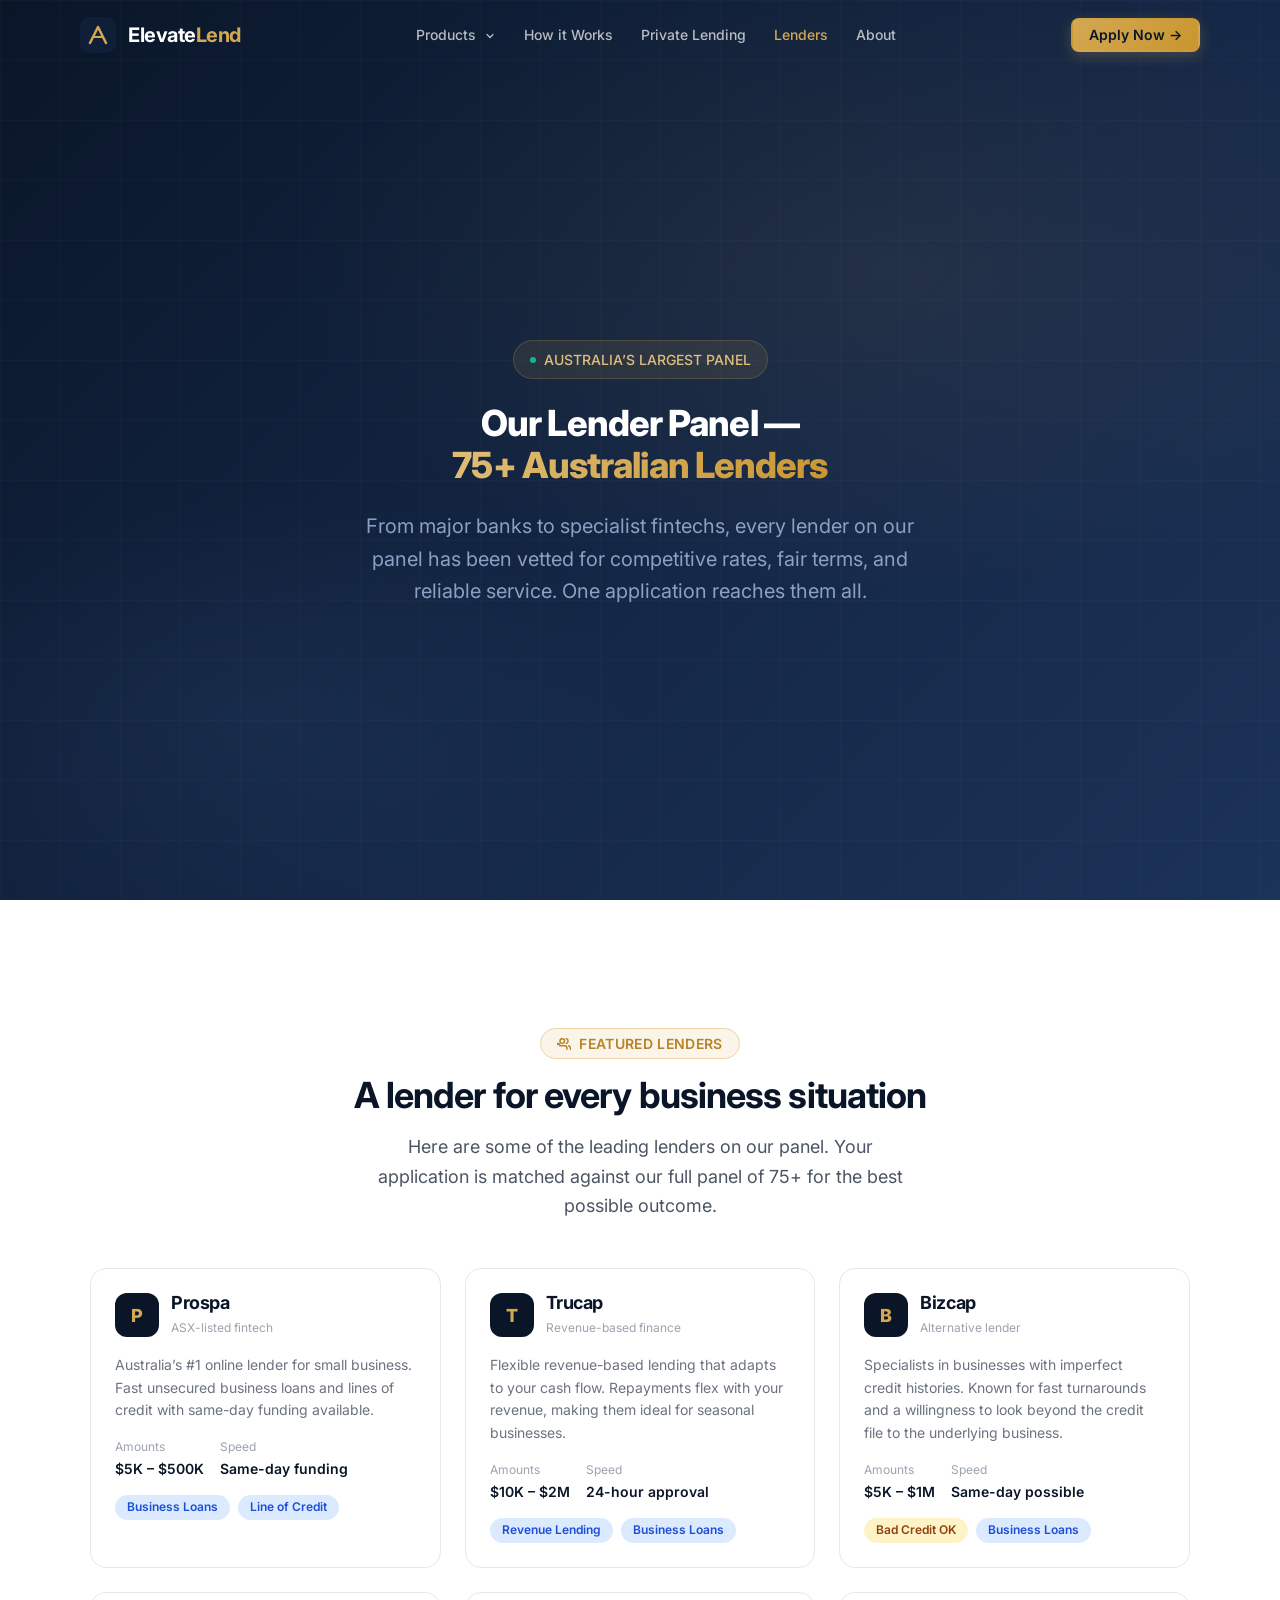
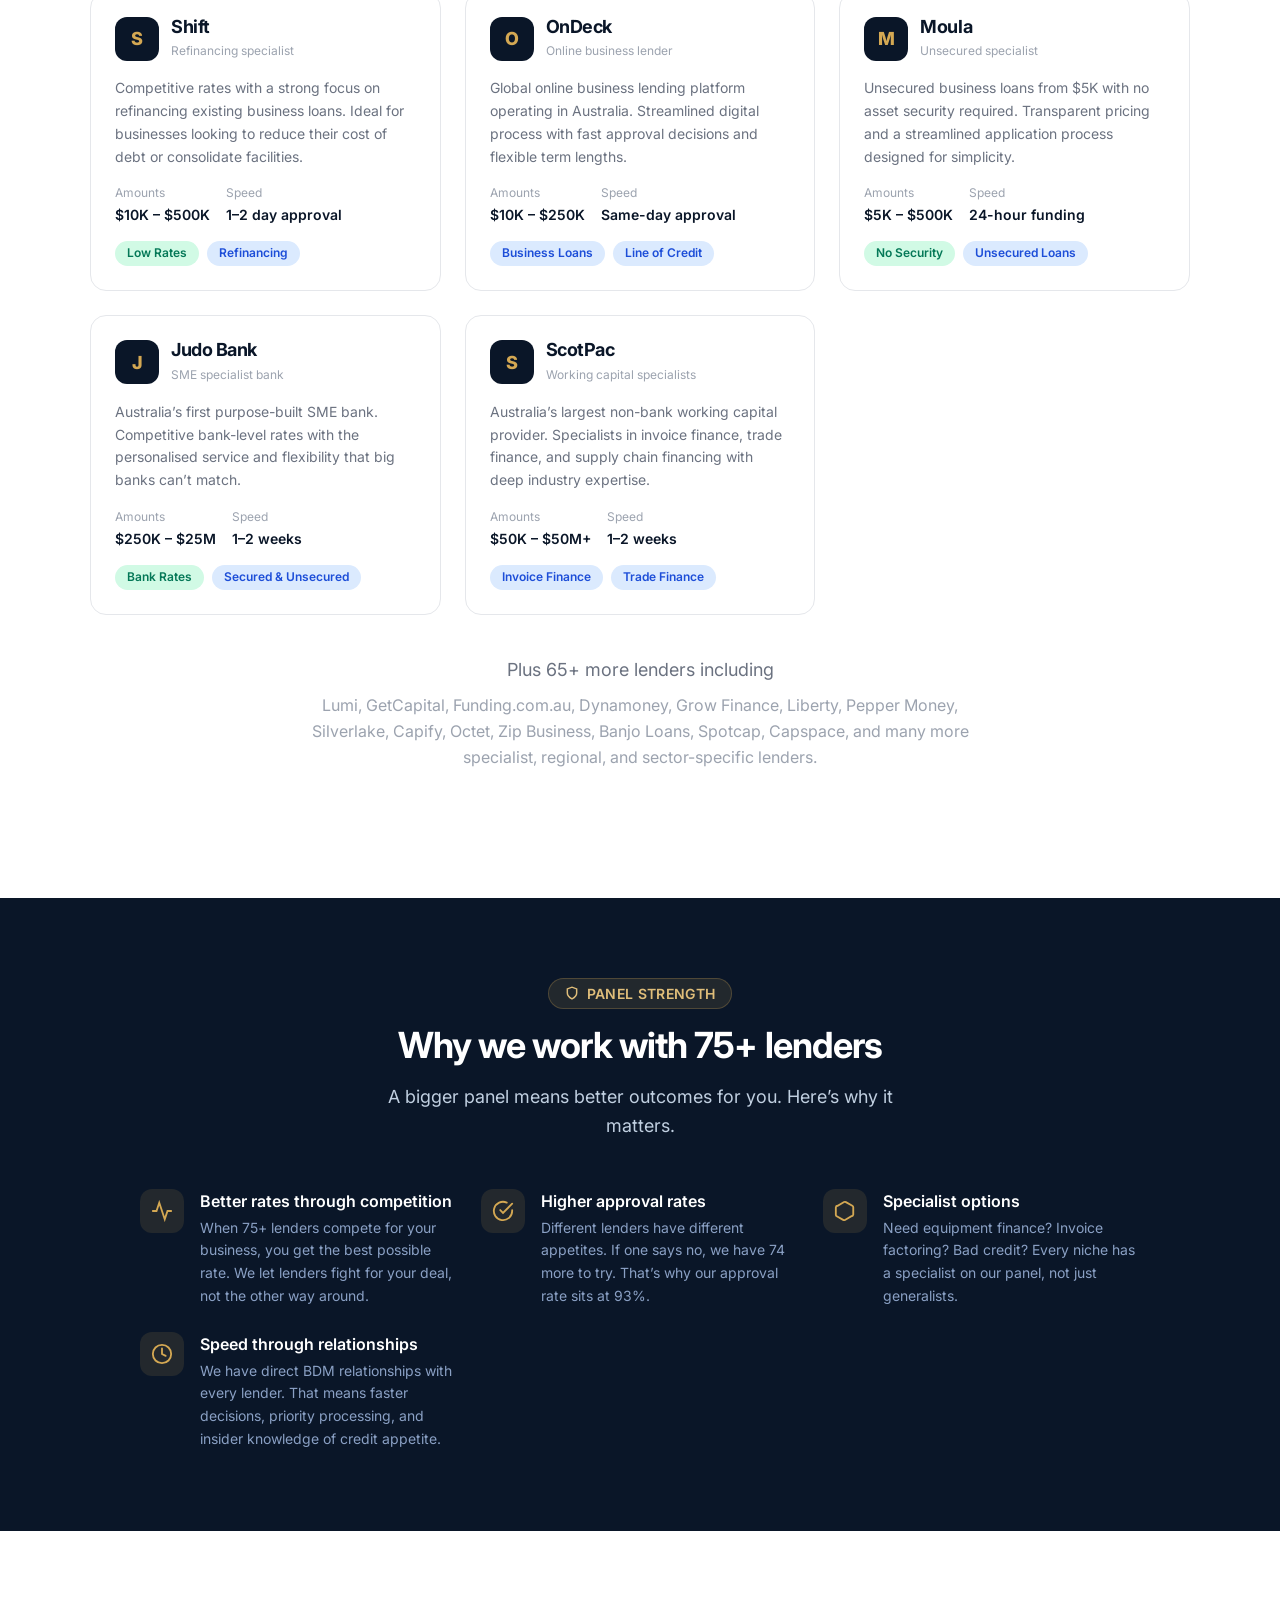
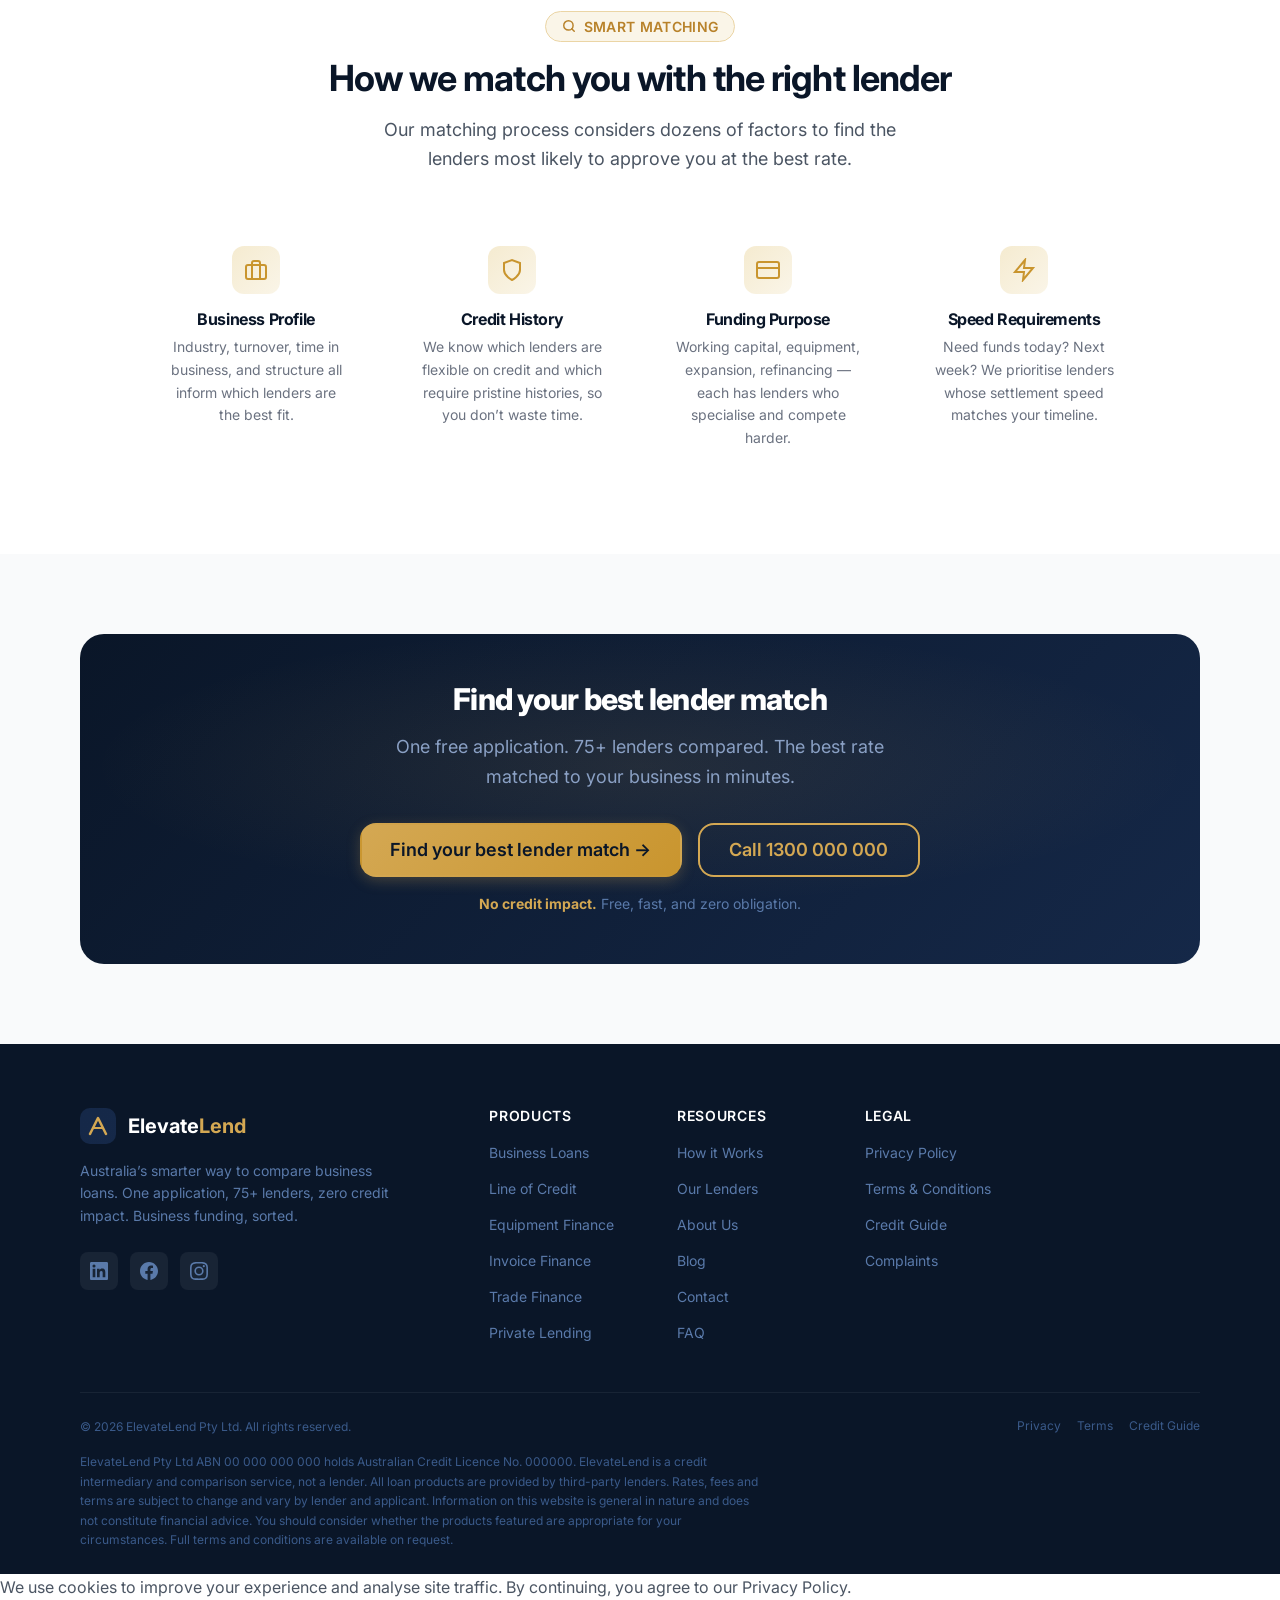
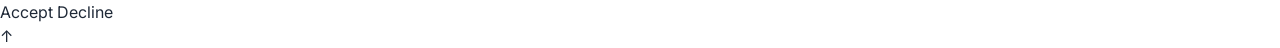
<file: lenders/index.html>
<!DOCTYPE html>
<html lang="en-AU">
<head>
  <meta charset="UTF-8">
  <meta name="viewport" content="width=device-width, initial-scale=1.0">
  <meta name="description" content="Explore ElevateLend's panel of 75+ Australian lenders including Prospa, Bizcap, Judo Bank, ScotPac, OnDeck, Moula, and more. One application compares them all.">
  <meta name="keywords" content="Australian business lenders, Prospa, Bizcap, Judo Bank, OnDeck, Moula, ScotPac, business loan lenders, fintech lenders Australia">
  <meta name="author" content="ElevateLend">
  <meta name="robots" content="index, follow">

  <!-- Open Graph -->
  <meta property="og:title" content="Our Lender Panel | 75+ Australian Lenders | ElevateLend">
  <meta property="og:description" content="Explore the 75+ lenders on our panel. From fintechs to specialist banks, we match you with the best lender for your business.">
  <meta property="og:type" content="website">
  <meta property="og:url" content="https://elevatelend.com.au/lenders/">
  <meta property="og:locale" content="en_AU">

  <title>Our Lender Panel | 75+ Australian Lenders | ElevateLend</title>

  <link rel="canonical" href="https://elevatelend.com.au/lenders/">
  <link rel="stylesheet" href="../css/style.css">

  <!-- Favicon -->
  <link rel="icon" type="image/svg+xml" href="data:image/svg+xml,<svg xmlns='http://www.w3.org/2000/svg' viewBox='0 0 32 32'><rect width='32' height='32' rx='8' fill='%230a1628'/><path d='M8 22l8-14 8 14' stroke='%23d4a853' stroke-width='3' fill='none' stroke-linecap='round' stroke-linejoin='round'/></svg>">
</head>
<body>

  <!-- ====================================================================
       NAVIGATION
       ==================================================================== -->
  <nav class="nav" id="main-nav" role="navigation" aria-label="Main navigation">
    <div class="container">
      <div class="nav__inner">

        <a href="/" class="nav__logo" aria-label="ElevateLend home">
          <svg class="nav__logo-icon" viewBox="0 0 36 36" fill="none" xmlns="http://www.w3.org/2000/svg" aria-hidden="true">
            <rect width="36" height="36" rx="10" fill="url(#logo-grad)"/>
            <path d="M10 26l8-16 8 16" stroke="#d4a853" stroke-width="2.5" fill="none" stroke-linecap="round" stroke-linejoin="round"/>
            <path d="M13 20h10" stroke="#d4a853" stroke-width="2" stroke-linecap="round"/>
            <defs><linearGradient id="logo-grad" x1="0" y1="0" x2="36" y2="36"><stop stop-color="#0f1f38"/><stop offset="1" stop-color="#152848"/></linearGradient></defs>
          </svg>
          <span class="nav__logo-text">Elevate<span>Lend</span></span>
        </a>

        <div class="nav__links">
          <div class="nav__link" style="position:relative; cursor:pointer;" id="products-dropdown-trigger">
            Products
            <svg width="12" height="12" viewBox="0 0 24 24" fill="none" stroke="currentColor" stroke-width="2.5" stroke-linecap="round" style="margin-left:4px; display:inline-block; vertical-align:middle;"><polyline points="6 9 12 15 18 9"/></svg>
            <div style="display:none; position:absolute; top:100%; left:0; min-width:220px; background:rgba(10,22,40,0.95); backdrop-filter:blur(16px); border-radius:var(--radius-lg); padding:var(--space-2) 0; box-shadow:var(--shadow-xl); border:1px solid rgba(255,255,255,0.08); z-index:var(--z-dropdown);" id="products-dropdown">
              <a href="/products/business-loans/" style="display:block; padding:var(--space-3) var(--space-5); font-size:var(--font-size-sm); color:rgba(255,255,255,0.8); transition:all 150ms;">Business Loans</a>
              <a href="/products/line-of-credit/" style="display:block; padding:var(--space-3) var(--space-5); font-size:var(--font-size-sm); color:rgba(255,255,255,0.8); transition:all 150ms;">Line of Credit</a>
              <a href="/products/equipment-finance/" style="display:block; padding:var(--space-3) var(--space-5); font-size:var(--font-size-sm); color:rgba(255,255,255,0.8); transition:all 150ms;">Equipment Finance</a>
              <a href="/products/invoice-finance/" style="display:block; padding:var(--space-3) var(--space-5); font-size:var(--font-size-sm); color:rgba(255,255,255,0.8); transition:all 150ms;">Invoice Finance</a>
              <a href="/products/trade-finance/" style="display:block; padding:var(--space-3) var(--space-5); font-size:var(--font-size-sm); color:rgba(255,255,255,0.8); transition:all 150ms;">Trade Finance</a>
            </div>
          </div>
          <a href="/how-it-works/" class="nav__link">How it Works</a>
          <a href="/private-lending/" class="nav__link">Private Lending</a>
          <a href="/lenders/" class="nav__link" style="color:var(--color-gold-400);">Lenders</a>
          <a href="/about/" class="nav__link">About</a>
        </div>

        <div class="nav__actions">
          <a href="tel:1300000000" class="nav__link" style="display:none;" aria-label="Call us">
            <svg width="16" height="16" viewBox="0 0 24 24" fill="none" stroke="currentColor" stroke-width="2" stroke-linecap="round" style="display:inline-block; vertical-align:middle; margin-right:4px;"><path d="M22 16.92v3a2 2 0 01-2.18 2 19.79 19.79 0 01-8.63-3.07 19.5 19.5 0 01-6-6A19.79 19.79 0 012.12 4.18 2 2 0 014.11 2h3a2 2 0 012 1.72c.127.96.361 1.903.7 2.81a2 2 0 01-.45 2.11L8.09 9.91a16 16 0 006 6l1.27-1.27a2 2 0 012.11-.45c.907.339 1.85.573 2.81.7A2 2 0 0122 16.92z"/></svg>
            1300 000 000
          </a>
          <a href="/apply/" class="btn btn--primary btn--sm nav__cta">Apply Now &rarr;</a>
          <button class="nav__toggle" data-nav-toggle aria-label="Toggle navigation menu" aria-expanded="false">
            <svg class="nav__toggle-icon" viewBox="0 0 24 24" fill="none" stroke="currentColor" stroke-width="2" stroke-linecap="round"><line x1="3" y1="6" x2="21" y2="6"/><line x1="3" y1="12" x2="21" y2="12"/><line x1="3" y1="18" x2="21" y2="18"/></svg>
          </button>
        </div>
      </div>
    </div>

    <div class="nav__mobile-menu" data-nav-menu>
      <a href="/products/business-loans/" class="nav__mobile-link">Business Loans</a>
      <a href="/products/line-of-credit/" class="nav__mobile-link">Line of Credit</a>
      <a href="/products/equipment-finance/" class="nav__mobile-link">Equipment Finance</a>
      <a href="/products/invoice-finance/" class="nav__mobile-link">Invoice Finance</a>
      <a href="/products/trade-finance/" class="nav__mobile-link">Trade Finance</a>
      <a href="/how-it-works/" class="nav__mobile-link">How it Works</a>
      <a href="/private-lending/" class="nav__mobile-link">Private Lending</a>
      <a href="/lenders/" class="nav__mobile-link">Lenders</a>
      <a href="/about/" class="nav__mobile-link">About</a>
      <div class="nav__mobile-cta">
        <a href="/apply/" class="btn btn--primary btn--block">Apply Now &rarr;</a>
      </div>
    </div>
  </nav>

  <!-- ====================================================================
       INNER HERO
       ==================================================================== -->
  <section class="hero hero--inner">
    <div class="hero__grid-pattern" aria-hidden="true"></div>
    <div class="container">
      <div class="hero__content">
        <div class="hero__badge">
          <span class="hero__badge-dot" aria-hidden="true"></span>
          AUSTRALIA&rsquo;S LARGEST PANEL
        </div>
        <h1 class="hero__title">
          Our Lender Panel &mdash;<br>
          <span class="hero__title-highlight">75+ Australian Lenders</span>
        </h1>
        <p class="hero__subtitle">
          From major banks to specialist fintechs, every lender on our panel has been vetted for competitive rates, fair terms, and reliable service. One application reaches them all.
        </p>
      </div>
    </div>
  </section>

  <!-- ====================================================================
       LENDER GRID
       ==================================================================== -->
  <section class="section section--lg">
    <div class="container">
      <div class="section-header">
        <span class="section-header__badge">
          <svg width="14" height="14" viewBox="0 0 24 24" fill="none" stroke="currentColor" stroke-width="2.5" stroke-linecap="round"><path d="M17 21v-2a4 4 0 00-4-4H5a4 4 0 00-4-4v2"/><circle cx="9" cy="7" r="4"/><path d="M23 21v-2a4 4 0 00-3-3.87"/><path d="M16 3.13a4 4 0 010 7.75"/></svg>
          Featured Lenders
        </span>
        <h2 class="section-header__title">A lender for every business situation</h2>
        <p class="section-header__subtitle">Here are some of the leading lenders on our panel. Your application is matched against our full panel of 75+ for the best possible outcome.</p>
      </div>

      <div style="display:grid; grid-template-columns:repeat(auto-fill, minmax(300px, 1fr)); gap:var(--space-6); max-width:1100px; margin-inline:auto;">

        <!-- Prospa -->
        <div style="background:var(--color-white); border:1px solid var(--color-gray-200); border-radius:var(--radius-xl); padding:var(--space-6); transition:all var(--transition-base); position:relative; overflow:hidden;" onmouseover="this.style.borderColor='var(--color-gold-200)';this.style.boxShadow='var(--shadow-card-hover)';this.style.transform='translateY(-4px)'" onmouseout="this.style.borderColor='var(--color-gray-200)';this.style.boxShadow='none';this.style.transform='none'">
          <div style="display:flex; align-items:center; gap:var(--space-3); margin-bottom:var(--space-4);">
            <div style="width:44px; height:44px; display:flex; align-items:center; justify-content:center; background:var(--color-navy-900); border-radius:var(--radius-lg); color:var(--color-gold-400); font-size:var(--font-size-lg); font-weight:var(--font-weight-extrabold);">P</div>
            <div>
              <h3 style="font-size:var(--font-size-lg); font-weight:var(--font-weight-bold); color:var(--color-navy-900); margin:0;">Prospa</h3>
              <span style="font-size:var(--font-size-xs); color:var(--color-gray-400);">ASX-listed fintech</span>
            </div>
          </div>
          <p style="font-size:var(--font-size-sm); color:var(--color-gray-500); line-height:var(--line-height-relaxed); margin-bottom:var(--space-4);">Australia&rsquo;s #1 online lender for small business. Fast unsecured business loans and lines of credit with same-day funding available.</p>
          <div style="display:flex; gap:var(--space-4); margin-bottom:var(--space-4);">
            <div>
              <div style="font-size:var(--font-size-xs); color:var(--color-gray-400); margin-bottom:2px;">Amounts</div>
              <div style="font-size:var(--font-size-sm); font-weight:var(--font-weight-semibold); color:var(--color-navy-900);">$5K &ndash; $500K</div>
            </div>
            <div>
              <div style="font-size:var(--font-size-xs); color:var(--color-gray-400); margin-bottom:2px;">Speed</div>
              <div style="font-size:var(--font-size-sm); font-weight:var(--font-weight-semibold); color:var(--color-navy-900);">Same-day funding</div>
            </div>
          </div>
          <div style="display:flex; flex-wrap:wrap; gap:var(--space-2);">
            <span class="badge badge--info" style="font-size:var(--font-size-xs);">Business Loans</span>
            <span class="badge badge--info" style="font-size:var(--font-size-xs);">Line of Credit</span>
          </div>
        </div>

        <!-- Trucap -->
        <div style="background:var(--color-white); border:1px solid var(--color-gray-200); border-radius:var(--radius-xl); padding:var(--space-6); transition:all var(--transition-base); position:relative; overflow:hidden;" onmouseover="this.style.borderColor='var(--color-gold-200)';this.style.boxShadow='var(--shadow-card-hover)';this.style.transform='translateY(-4px)'" onmouseout="this.style.borderColor='var(--color-gray-200)';this.style.boxShadow='none';this.style.transform='none'">
          <div style="display:flex; align-items:center; gap:var(--space-3); margin-bottom:var(--space-4);">
            <div style="width:44px; height:44px; display:flex; align-items:center; justify-content:center; background:var(--color-navy-900); border-radius:var(--radius-lg); color:var(--color-gold-400); font-size:var(--font-size-lg); font-weight:var(--font-weight-extrabold);">T</div>
            <div>
              <h3 style="font-size:var(--font-size-lg); font-weight:var(--font-weight-bold); color:var(--color-navy-900); margin:0;">Trucap</h3>
              <span style="font-size:var(--font-size-xs); color:var(--color-gray-400);">Revenue-based finance</span>
            </div>
          </div>
          <p style="font-size:var(--font-size-sm); color:var(--color-gray-500); line-height:var(--line-height-relaxed); margin-bottom:var(--space-4);">Flexible revenue-based lending that adapts to your cash flow. Repayments flex with your revenue, making them ideal for seasonal businesses.</p>
          <div style="display:flex; gap:var(--space-4); margin-bottom:var(--space-4);">
            <div>
              <div style="font-size:var(--font-size-xs); color:var(--color-gray-400); margin-bottom:2px;">Amounts</div>
              <div style="font-size:var(--font-size-sm); font-weight:var(--font-weight-semibold); color:var(--color-navy-900);">$10K &ndash; $2M</div>
            </div>
            <div>
              <div style="font-size:var(--font-size-xs); color:var(--color-gray-400); margin-bottom:2px;">Speed</div>
              <div style="font-size:var(--font-size-sm); font-weight:var(--font-weight-semibold); color:var(--color-navy-900);">24-hour approval</div>
            </div>
          </div>
          <div style="display:flex; flex-wrap:wrap; gap:var(--space-2);">
            <span class="badge badge--info" style="font-size:var(--font-size-xs);">Revenue Lending</span>
            <span class="badge badge--info" style="font-size:var(--font-size-xs);">Business Loans</span>
          </div>
        </div>

        <!-- Bizcap -->
        <div style="background:var(--color-white); border:1px solid var(--color-gray-200); border-radius:var(--radius-xl); padding:var(--space-6); transition:all var(--transition-base); position:relative; overflow:hidden;" onmouseover="this.style.borderColor='var(--color-gold-200)';this.style.boxShadow='var(--shadow-card-hover)';this.style.transform='translateY(-4px)'" onmouseout="this.style.borderColor='var(--color-gray-200)';this.style.boxShadow='none';this.style.transform='none'">
          <div style="display:flex; align-items:center; gap:var(--space-3); margin-bottom:var(--space-4);">
            <div style="width:44px; height:44px; display:flex; align-items:center; justify-content:center; background:var(--color-navy-900); border-radius:var(--radius-lg); color:var(--color-gold-400); font-size:var(--font-size-lg); font-weight:var(--font-weight-extrabold);">B</div>
            <div>
              <h3 style="font-size:var(--font-size-lg); font-weight:var(--font-weight-bold); color:var(--color-navy-900); margin:0;">Bizcap</h3>
              <span style="font-size:var(--font-size-xs); color:var(--color-gray-400);">Alternative lender</span>
            </div>
          </div>
          <p style="font-size:var(--font-size-sm); color:var(--color-gray-500); line-height:var(--line-height-relaxed); margin-bottom:var(--space-4);">Specialists in businesses with imperfect credit histories. Known for fast turnarounds and a willingness to look beyond the credit file to the underlying business.</p>
          <div style="display:flex; gap:var(--space-4); margin-bottom:var(--space-4);">
            <div>
              <div style="font-size:var(--font-size-xs); color:var(--color-gray-400); margin-bottom:2px;">Amounts</div>
              <div style="font-size:var(--font-size-sm); font-weight:var(--font-weight-semibold); color:var(--color-navy-900);">$5K &ndash; $1M</div>
            </div>
            <div>
              <div style="font-size:var(--font-size-xs); color:var(--color-gray-400); margin-bottom:2px;">Speed</div>
              <div style="font-size:var(--font-size-sm); font-weight:var(--font-weight-semibold); color:var(--color-navy-900);">Same-day possible</div>
            </div>
          </div>
          <div style="display:flex; flex-wrap:wrap; gap:var(--space-2);">
            <span class="badge badge--warning" style="font-size:var(--font-size-xs);">Bad Credit OK</span>
            <span class="badge badge--info" style="font-size:var(--font-size-xs);">Business Loans</span>
          </div>
        </div>

        <!-- Shift -->
        <div style="background:var(--color-white); border:1px solid var(--color-gray-200); border-radius:var(--radius-xl); padding:var(--space-6); transition:all var(--transition-base); position:relative; overflow:hidden;" onmouseover="this.style.borderColor='var(--color-gold-200)';this.style.boxShadow='var(--shadow-card-hover)';this.style.transform='translateY(-4px)'" onmouseout="this.style.borderColor='var(--color-gray-200)';this.style.boxShadow='none';this.style.transform='none'">
          <div style="display:flex; align-items:center; gap:var(--space-3); margin-bottom:var(--space-4);">
            <div style="width:44px; height:44px; display:flex; align-items:center; justify-content:center; background:var(--color-navy-900); border-radius:var(--radius-lg); color:var(--color-gold-400); font-size:var(--font-size-lg); font-weight:var(--font-weight-extrabold);">S</div>
            <div>
              <h3 style="font-size:var(--font-size-lg); font-weight:var(--font-weight-bold); color:var(--color-navy-900); margin:0;">Shift</h3>
              <span style="font-size:var(--font-size-xs); color:var(--color-gray-400);">Refinancing specialist</span>
            </div>
          </div>
          <p style="font-size:var(--font-size-sm); color:var(--color-gray-500); line-height:var(--line-height-relaxed); margin-bottom:var(--space-4);">Competitive rates with a strong focus on refinancing existing business loans. Ideal for businesses looking to reduce their cost of debt or consolidate facilities.</p>
          <div style="display:flex; gap:var(--space-4); margin-bottom:var(--space-4);">
            <div>
              <div style="font-size:var(--font-size-xs); color:var(--color-gray-400); margin-bottom:2px;">Amounts</div>
              <div style="font-size:var(--font-size-sm); font-weight:var(--font-weight-semibold); color:var(--color-navy-900);">$10K &ndash; $500K</div>
            </div>
            <div>
              <div style="font-size:var(--font-size-xs); color:var(--color-gray-400); margin-bottom:2px;">Speed</div>
              <div style="font-size:var(--font-size-sm); font-weight:var(--font-weight-semibold); color:var(--color-navy-900);">1&ndash;2 day approval</div>
            </div>
          </div>
          <div style="display:flex; flex-wrap:wrap; gap:var(--space-2);">
            <span class="badge badge--success" style="font-size:var(--font-size-xs);">Low Rates</span>
            <span class="badge badge--info" style="font-size:var(--font-size-xs);">Refinancing</span>
          </div>
        </div>

        <!-- OnDeck -->
        <div style="background:var(--color-white); border:1px solid var(--color-gray-200); border-radius:var(--radius-xl); padding:var(--space-6); transition:all var(--transition-base); position:relative; overflow:hidden;" onmouseover="this.style.borderColor='var(--color-gold-200)';this.style.boxShadow='var(--shadow-card-hover)';this.style.transform='translateY(-4px)'" onmouseout="this.style.borderColor='var(--color-gray-200)';this.style.boxShadow='none';this.style.transform='none'">
          <div style="display:flex; align-items:center; gap:var(--space-3); margin-bottom:var(--space-4);">
            <div style="width:44px; height:44px; display:flex; align-items:center; justify-content:center; background:var(--color-navy-900); border-radius:var(--radius-lg); color:var(--color-gold-400); font-size:var(--font-size-lg); font-weight:var(--font-weight-extrabold);">O</div>
            <div>
              <h3 style="font-size:var(--font-size-lg); font-weight:var(--font-weight-bold); color:var(--color-navy-900); margin:0;">OnDeck</h3>
              <span style="font-size:var(--font-size-xs); color:var(--color-gray-400);">Online business lender</span>
            </div>
          </div>
          <p style="font-size:var(--font-size-sm); color:var(--color-gray-500); line-height:var(--line-height-relaxed); margin-bottom:var(--space-4);">Global online business lending platform operating in Australia. Streamlined digital process with fast approval decisions and flexible term lengths.</p>
          <div style="display:flex; gap:var(--space-4); margin-bottom:var(--space-4);">
            <div>
              <div style="font-size:var(--font-size-xs); color:var(--color-gray-400); margin-bottom:2px;">Amounts</div>
              <div style="font-size:var(--font-size-sm); font-weight:var(--font-weight-semibold); color:var(--color-navy-900);">$10K &ndash; $250K</div>
            </div>
            <div>
              <div style="font-size:var(--font-size-xs); color:var(--color-gray-400); margin-bottom:2px;">Speed</div>
              <div style="font-size:var(--font-size-sm); font-weight:var(--font-weight-semibold); color:var(--color-navy-900);">Same-day approval</div>
            </div>
          </div>
          <div style="display:flex; flex-wrap:wrap; gap:var(--space-2);">
            <span class="badge badge--info" style="font-size:var(--font-size-xs);">Business Loans</span>
            <span class="badge badge--info" style="font-size:var(--font-size-xs);">Line of Credit</span>
          </div>
        </div>

        <!-- Moula -->
        <div style="background:var(--color-white); border:1px solid var(--color-gray-200); border-radius:var(--radius-xl); padding:var(--space-6); transition:all var(--transition-base); position:relative; overflow:hidden;" onmouseover="this.style.borderColor='var(--color-gold-200)';this.style.boxShadow='var(--shadow-card-hover)';this.style.transform='translateY(-4px)'" onmouseout="this.style.borderColor='var(--color-gray-200)';this.style.boxShadow='none';this.style.transform='none'">
          <div style="display:flex; align-items:center; gap:var(--space-3); margin-bottom:var(--space-4);">
            <div style="width:44px; height:44px; display:flex; align-items:center; justify-content:center; background:var(--color-navy-900); border-radius:var(--radius-lg); color:var(--color-gold-400); font-size:var(--font-size-lg); font-weight:var(--font-weight-extrabold);">M</div>
            <div>
              <h3 style="font-size:var(--font-size-lg); font-weight:var(--font-weight-bold); color:var(--color-navy-900); margin:0;">Moula</h3>
              <span style="font-size:var(--font-size-xs); color:var(--color-gray-400);">Unsecured specialist</span>
            </div>
          </div>
          <p style="font-size:var(--font-size-sm); color:var(--color-gray-500); line-height:var(--line-height-relaxed); margin-bottom:var(--space-4);">Unsecured business loans from $5K with no asset security required. Transparent pricing and a streamlined application process designed for simplicity.</p>
          <div style="display:flex; gap:var(--space-4); margin-bottom:var(--space-4);">
            <div>
              <div style="font-size:var(--font-size-xs); color:var(--color-gray-400); margin-bottom:2px;">Amounts</div>
              <div style="font-size:var(--font-size-sm); font-weight:var(--font-weight-semibold); color:var(--color-navy-900);">$5K &ndash; $500K</div>
            </div>
            <div>
              <div style="font-size:var(--font-size-xs); color:var(--color-gray-400); margin-bottom:2px;">Speed</div>
              <div style="font-size:var(--font-size-sm); font-weight:var(--font-weight-semibold); color:var(--color-navy-900);">24-hour funding</div>
            </div>
          </div>
          <div style="display:flex; flex-wrap:wrap; gap:var(--space-2);">
            <span class="badge badge--success" style="font-size:var(--font-size-xs);">No Security</span>
            <span class="badge badge--info" style="font-size:var(--font-size-xs);">Unsecured Loans</span>
          </div>
        </div>

        <!-- Judo Bank -->
        <div style="background:var(--color-white); border:1px solid var(--color-gray-200); border-radius:var(--radius-xl); padding:var(--space-6); transition:all var(--transition-base); position:relative; overflow:hidden;" onmouseover="this.style.borderColor='var(--color-gold-200)';this.style.boxShadow='var(--shadow-card-hover)';this.style.transform='translateY(-4px)'" onmouseout="this.style.borderColor='var(--color-gray-200)';this.style.boxShadow='none';this.style.transform='none'">
          <div style="display:flex; align-items:center; gap:var(--space-3); margin-bottom:var(--space-4);">
            <div style="width:44px; height:44px; display:flex; align-items:center; justify-content:center; background:var(--color-navy-900); border-radius:var(--radius-lg); color:var(--color-gold-400); font-size:var(--font-size-lg); font-weight:var(--font-weight-extrabold);">J</div>
            <div>
              <h3 style="font-size:var(--font-size-lg); font-weight:var(--font-weight-bold); color:var(--color-navy-900); margin:0;">Judo Bank</h3>
              <span style="font-size:var(--font-size-xs); color:var(--color-gray-400);">SME specialist bank</span>
            </div>
          </div>
          <p style="font-size:var(--font-size-sm); color:var(--color-gray-500); line-height:var(--line-height-relaxed); margin-bottom:var(--space-4);">Australia&rsquo;s first purpose-built SME bank. Competitive bank-level rates with the personalised service and flexibility that big banks can&rsquo;t match.</p>
          <div style="display:flex; gap:var(--space-4); margin-bottom:var(--space-4);">
            <div>
              <div style="font-size:var(--font-size-xs); color:var(--color-gray-400); margin-bottom:2px;">Amounts</div>
              <div style="font-size:var(--font-size-sm); font-weight:var(--font-weight-semibold); color:var(--color-navy-900);">$250K &ndash; $25M</div>
            </div>
            <div>
              <div style="font-size:var(--font-size-xs); color:var(--color-gray-400); margin-bottom:2px;">Speed</div>
              <div style="font-size:var(--font-size-sm); font-weight:var(--font-weight-semibold); color:var(--color-navy-900);">1&ndash;2 weeks</div>
            </div>
          </div>
          <div style="display:flex; flex-wrap:wrap; gap:var(--space-2);">
            <span class="badge badge--success" style="font-size:var(--font-size-xs);">Bank Rates</span>
            <span class="badge badge--info" style="font-size:var(--font-size-xs);">Secured &amp; Unsecured</span>
          </div>
        </div>

        <!-- ScotPac -->
        <div style="background:var(--color-white); border:1px solid var(--color-gray-200); border-radius:var(--radius-xl); padding:var(--space-6); transition:all var(--transition-base); position:relative; overflow:hidden;" onmouseover="this.style.borderColor='var(--color-gold-200)';this.style.boxShadow='var(--shadow-card-hover)';this.style.transform='translateY(-4px)'" onmouseout="this.style.borderColor='var(--color-gray-200)';this.style.boxShadow='none';this.style.transform='none'">
          <div style="display:flex; align-items:center; gap:var(--space-3); margin-bottom:var(--space-4);">
            <div style="width:44px; height:44px; display:flex; align-items:center; justify-content:center; background:var(--color-navy-900); border-radius:var(--radius-lg); color:var(--color-gold-400); font-size:var(--font-size-lg); font-weight:var(--font-weight-extrabold);">S</div>
            <div>
              <h3 style="font-size:var(--font-size-lg); font-weight:var(--font-weight-bold); color:var(--color-navy-900); margin:0;">ScotPac</h3>
              <span style="font-size:var(--font-size-xs); color:var(--color-gray-400);">Working capital specialists</span>
            </div>
          </div>
          <p style="font-size:var(--font-size-sm); color:var(--color-gray-500); line-height:var(--line-height-relaxed); margin-bottom:var(--space-4);">Australia&rsquo;s largest non-bank working capital provider. Specialists in invoice finance, trade finance, and supply chain financing with deep industry expertise.</p>
          <div style="display:flex; gap:var(--space-4); margin-bottom:var(--space-4);">
            <div>
              <div style="font-size:var(--font-size-xs); color:var(--color-gray-400); margin-bottom:2px;">Amounts</div>
              <div style="font-size:var(--font-size-sm); font-weight:var(--font-weight-semibold); color:var(--color-navy-900);">$50K &ndash; $50M+</div>
            </div>
            <div>
              <div style="font-size:var(--font-size-xs); color:var(--color-gray-400); margin-bottom:2px;">Speed</div>
              <div style="font-size:var(--font-size-sm); font-weight:var(--font-weight-semibold); color:var(--color-navy-900);">1&ndash;2 weeks</div>
            </div>
          </div>
          <div style="display:flex; flex-wrap:wrap; gap:var(--space-2);">
            <span class="badge badge--info" style="font-size:var(--font-size-xs);">Invoice Finance</span>
            <span class="badge badge--info" style="font-size:var(--font-size-xs);">Trade Finance</span>
          </div>
        </div>

      </div>

      <!-- Plus more -->
      <div style="text-align:center; margin-top:var(--space-10);">
        <p style="font-size:var(--font-size-lg); color:var(--color-gray-500); margin-bottom:var(--space-2);">Plus 65+ more lenders including</p>
        <p style="font-size:var(--font-size-base); color:var(--color-gray-400); max-width:700px; margin-inline:auto; line-height:var(--line-height-relaxed);">
          Lumi, GetCapital, Funding.com.au, Dynamoney, Grow Finance, Liberty, Pepper Money, Silverlake, Capify, Octet, Zip Business, Banjo Loans, Spotcap, Capspace, and many more specialist, regional, and sector-specific lenders.
        </p>
      </div>

    </div>
  </section>

  <!-- ====================================================================
       WHY 75+ LENDERS
       ==================================================================== -->
  <section class="section section--dark">
    <div class="container">
      <div class="section-header">
        <span class="section-header__badge">
          <svg width="14" height="14" viewBox="0 0 24 24" fill="none" stroke="currentColor" stroke-width="2.5" stroke-linecap="round"><path d="M12 22s8-4 8-10V5l-8-3-8 3v7c0 6 8 10 8 10z"/></svg>
          Panel Strength
        </span>
        <h2 class="section-header__title">Why we work with 75+ lenders</h2>
        <p class="section-header__subtitle">A bigger panel means better outcomes for you. Here&rsquo;s why it matters.</p>
      </div>

      <div style="display:grid; grid-template-columns:repeat(auto-fit, minmax(280px, 1fr)); gap:var(--space-6); max-width:1000px; margin-inline:auto;">

        <div class="feature-item">
          <div class="feature-item__icon">
            <svg viewBox="0 0 24 24" fill="none" stroke="currentColor" stroke-width="2" stroke-linecap="round"><polyline points="22 12 18 12 15 21 9 3 6 12 2 12"/></svg>
          </div>
          <div>
            <div class="feature-item__title">Better rates through competition</div>
            <div class="feature-item__desc">When 75+ lenders compete for your business, you get the best possible rate. We let lenders fight for your deal, not the other way around.</div>
          </div>
        </div>

        <div class="feature-item">
          <div class="feature-item__icon">
            <svg viewBox="0 0 24 24" fill="none" stroke="currentColor" stroke-width="2" stroke-linecap="round"><path d="M22 11.08V12a10 10 0 11-5.93-9.14"/><polyline points="22 4 12 14.01 9 11.01"/></svg>
          </div>
          <div>
            <div class="feature-item__title">Higher approval rates</div>
            <div class="feature-item__desc">Different lenders have different appetites. If one says no, we have 74 more to try. That&rsquo;s why our approval rate sits at 93%.</div>
          </div>
        </div>

        <div class="feature-item">
          <div class="feature-item__icon">
            <svg viewBox="0 0 24 24" fill="none" stroke="currentColor" stroke-width="2" stroke-linecap="round"><path d="M21 16V8a2 2 0 00-1-1.73l-7-4a2 2 0 00-2 0l-7 4A2 2 0 002 8v8a2 2 0 001 1.73l7 4a2 2 0 002 0l7-4A2 2 0 0021 16z"/></svg>
          </div>
          <div>
            <div class="feature-item__title">Specialist options</div>
            <div class="feature-item__desc">Need equipment finance? Invoice factoring? Bad credit? Every niche has a specialist on our panel, not just generalists.</div>
          </div>
        </div>

        <div class="feature-item">
          <div class="feature-item__icon">
            <svg viewBox="0 0 24 24" fill="none" stroke="currentColor" stroke-width="2" stroke-linecap="round"><circle cx="12" cy="12" r="10"/><polyline points="12 6 12 12 16 14"/></svg>
          </div>
          <div>
            <div class="feature-item__title">Speed through relationships</div>
            <div class="feature-item__desc">We have direct BDM relationships with every lender. That means faster decisions, priority processing, and insider knowledge of credit appetite.</div>
          </div>
        </div>

      </div>
    </div>
  </section>

  <!-- ====================================================================
       HOW WE MATCH
       ==================================================================== -->
  <section class="section">
    <div class="container">
      <div class="section-header">
        <span class="section-header__badge">
          <svg width="14" height="14" viewBox="0 0 24 24" fill="none" stroke="currentColor" stroke-width="2.5" stroke-linecap="round"><circle cx="11" cy="11" r="8"/><line x1="21" y1="21" x2="16.65" y2="16.65"/></svg>
          Smart Matching
        </span>
        <h2 class="section-header__title">How we match you with the right lender</h2>
        <p class="section-header__subtitle">Our matching process considers dozens of factors to find the lenders most likely to approve you at the best rate.</p>
      </div>

      <div style="display:grid; grid-template-columns:repeat(auto-fit, minmax(220px, 1fr)); gap:var(--space-6); max-width:1000px; margin-inline:auto;">

        <div style="text-align:center; padding:var(--space-6);">
          <div style="width:48px; height:48px; display:flex; align-items:center; justify-content:center; background:linear-gradient(135deg, var(--color-gold-100), var(--color-gold-50)); border-radius:var(--radius-lg); margin:0 auto var(--space-4); color:var(--color-gold-500);">
            <svg width="24" height="24" viewBox="0 0 24 24" fill="none" stroke="currentColor" stroke-width="2" stroke-linecap="round"><rect x="2" y="7" width="20" height="14" rx="2"/><path d="M16 21V5a2 2 0 00-2-2h-4a2 2 0 00-2 2v16"/></svg>
          </div>
          <h3 style="font-size:var(--font-size-base); font-weight:var(--font-weight-bold); color:var(--color-navy-900); margin-bottom:var(--space-2);">Business Profile</h3>
          <p style="font-size:var(--font-size-sm); color:var(--color-gray-500);">Industry, turnover, time in business, and structure all inform which lenders are the best fit.</p>
        </div>

        <div style="text-align:center; padding:var(--space-6);">
          <div style="width:48px; height:48px; display:flex; align-items:center; justify-content:center; background:linear-gradient(135deg, var(--color-gold-100), var(--color-gold-50)); border-radius:var(--radius-lg); margin:0 auto var(--space-4); color:var(--color-gold-500);">
            <svg width="24" height="24" viewBox="0 0 24 24" fill="none" stroke="currentColor" stroke-width="2" stroke-linecap="round"><path d="M12 22s8-4 8-10V5l-8-3-8 3v7c0 6 8 10 8 10z"/></svg>
          </div>
          <h3 style="font-size:var(--font-size-base); font-weight:var(--font-weight-bold); color:var(--color-navy-900); margin-bottom:var(--space-2);">Credit History</h3>
          <p style="font-size:var(--font-size-sm); color:var(--color-gray-500);">We know which lenders are flexible on credit and which require pristine histories, so you don&rsquo;t waste time.</p>
        </div>

        <div style="text-align:center; padding:var(--space-6);">
          <div style="width:48px; height:48px; display:flex; align-items:center; justify-content:center; background:linear-gradient(135deg, var(--color-gold-100), var(--color-gold-50)); border-radius:var(--radius-lg); margin:0 auto var(--space-4); color:var(--color-gold-500);">
            <svg width="24" height="24" viewBox="0 0 24 24" fill="none" stroke="currentColor" stroke-width="2" stroke-linecap="round"><rect x="1" y="4" width="22" height="16" rx="2"/><line x1="1" y1="10" x2="23" y2="10"/></svg>
          </div>
          <h3 style="font-size:var(--font-size-base); font-weight:var(--font-weight-bold); color:var(--color-navy-900); margin-bottom:var(--space-2);">Funding Purpose</h3>
          <p style="font-size:var(--font-size-sm); color:var(--color-gray-500);">Working capital, equipment, expansion, refinancing &mdash; each has lenders who specialise and compete harder.</p>
        </div>

        <div style="text-align:center; padding:var(--space-6);">
          <div style="width:48px; height:48px; display:flex; align-items:center; justify-content:center; background:linear-gradient(135deg, var(--color-gold-100), var(--color-gold-50)); border-radius:var(--radius-lg); margin:0 auto var(--space-4); color:var(--color-gold-500);">
            <svg width="24" height="24" viewBox="0 0 24 24" fill="none" stroke="currentColor" stroke-width="2" stroke-linecap="round"><path d="M13 2L3 14h9l-1 8 10-12h-9l1-8z"/></svg>
          </div>
          <h3 style="font-size:var(--font-size-base); font-weight:var(--font-weight-bold); color:var(--color-navy-900); margin-bottom:var(--space-2);">Speed Requirements</h3>
          <p style="font-size:var(--font-size-sm); color:var(--color-gray-500);">Need funds today? Next week? We prioritise lenders whose settlement speed matches your timeline.</p>
        </div>

      </div>
    </div>
  </section>

  <!-- ====================================================================
       CTA
       ==================================================================== -->
  <section class="section section--gray">
    <div class="container">
      <div class="cta">
        <div class="cta__content">
          <h2 class="cta__title">Find your best lender match</h2>
          <p class="cta__subtitle">One free application. 75+ lenders compared. The best rate matched to your business in minutes.</p>
          <div class="cta__actions">
            <a href="/apply/" class="btn btn--primary btn--lg btn--pulse">Find your best lender match &rarr;</a>
            <a href="tel:1300000000" class="btn btn--outline btn--lg">Call 1300 000 000</a>
          </div>
          <p class="scarcity-notice" style="margin-top:var(--space-4);">
            <strong>No credit impact.</strong> Free, fast, and zero obligation.
          </p>
        </div>
      </div>
    </div>
  </section>

  <!-- ====================================================================
       FOOTER
       ==================================================================== -->
  <footer class="footer" role="contentinfo">
    <div class="container">
      <div class="footer__grid">
        <div class="footer__brand">
          <a href="/" class="footer__logo" aria-label="ElevateLend home">
            <svg width="36" height="36" viewBox="0 0 36 36" fill="none" xmlns="http://www.w3.org/2000/svg" aria-hidden="true">
              <rect width="36" height="36" rx="10" fill="url(#logo-grad-footer)"/>
              <path d="M10 26l8-16 8 16" stroke="#d4a853" stroke-width="2.5" fill="none" stroke-linecap="round" stroke-linejoin="round"/>
              <path d="M13 20h10" stroke="#d4a853" stroke-width="2" stroke-linecap="round"/>
              <defs><linearGradient id="logo-grad-footer" x1="0" y1="0" x2="36" y2="36"><stop stop-color="#152848"/><stop offset="1" stop-color="#1b3358"/></linearGradient></defs>
            </svg>
            <span class="footer__logo-text">Elevate<span>Lend</span></span>
          </a>
          <p class="footer__tagline">Australia&rsquo;s smarter way to compare business loans. One application, 75+ lenders, zero credit impact. Business funding, sorted.</p>
          <div class="footer__social">
            <a href="#" class="footer__social-link" aria-label="Follow us on LinkedIn">
              <svg class="footer__social-icon" viewBox="0 0 24 24" fill="currentColor"><path d="M20.447 20.452h-3.554v-5.569c0-1.328-.027-3.037-1.852-3.037-1.853 0-2.136 1.445-2.136 2.939v5.667H9.351V9h3.414v1.561h.046c.477-.9 1.637-1.85 3.37-1.85 3.601 0 4.267 2.37 4.267 5.455v6.286zM5.337 7.433a2.062 2.062 0 01-2.063-2.065 2.064 2.064 0 112.063 2.065zm1.782 13.019H3.555V9h3.564v11.452zM22.225 0H1.771C.792 0 0 .774 0 1.729v20.542C0 23.227.792 24 1.771 24h20.451C23.2 24 24 23.227 24 22.271V1.729C24 .774 23.2 0 22.222 0h.003z"/></svg>
            </a>
            <a href="#" class="footer__social-link" aria-label="Follow us on Facebook">
              <svg class="footer__social-icon" viewBox="0 0 24 24" fill="currentColor"><path d="M24 12.073c0-6.627-5.373-12-12-12s-12 5.373-12 12c0 5.99 4.388 10.954 10.125 11.854v-8.385H7.078v-3.47h3.047V9.43c0-3.007 1.792-4.669 4.533-4.669 1.312 0 2.686.235 2.686.235v2.953H15.83c-1.491 0-1.956.925-1.956 1.874v2.25h3.328l-.532 3.47h-2.796v8.385C19.612 23.027 24 18.062 24 12.073z"/></svg>
            </a>
            <a href="#" class="footer__social-link" aria-label="Follow us on Instagram">
              <svg class="footer__social-icon" viewBox="0 0 24 24" fill="currentColor"><path d="M12 2.163c3.204 0 3.584.012 4.85.07 3.252.148 4.771 1.691 4.919 4.919.058 1.265.069 1.645.069 4.849 0 3.205-.012 3.584-.069 4.849-.149 3.225-1.664 4.771-4.919 4.919-1.266.058-1.644.07-4.85.07-3.204 0-3.584-.012-4.849-.07-3.26-.149-4.771-1.699-4.919-4.92-.058-1.265-.07-1.644-.07-4.849 0-3.204.013-3.583.07-4.849.149-3.227 1.664-4.771 4.919-4.919 1.266-.057 1.645-.069 4.849-.069zM12 0C8.741 0 8.333.014 7.053.072 2.695.272.273 2.69.073 7.052.014 8.333 0 8.741 0 12c0 3.259.014 3.668.072 4.948.2 4.358 2.618 6.78 6.98 6.98C8.333 23.986 8.741 24 12 24c3.259 0 3.668-.014 4.948-.072 4.354-.2 6.782-2.618 6.979-6.98.059-1.28.073-1.689.073-4.948 0-3.259-.014-3.667-.072-4.947-.196-4.354-2.617-6.78-6.979-6.98C15.668.014 15.259 0 12 0zm0 5.838a6.162 6.162 0 100 12.324 6.162 6.162 0 000-12.324zM12 16a4 4 0 110-8 4 4 0 010 8zm6.406-11.845a1.44 1.44 0 100 2.881 1.44 1.44 0 000-2.881z"/></svg>
            </a>
          </div>
        </div>
        <div>
          <h4 class="footer__nav-title">Products</h4>
          <ul class="footer__nav-list">
            <li><a href="/products/business-loans/" class="footer__nav-link">Business Loans</a></li>
            <li><a href="/products/line-of-credit/" class="footer__nav-link">Line of Credit</a></li>
            <li><a href="/products/equipment-finance/" class="footer__nav-link">Equipment Finance</a></li>
            <li><a href="/products/invoice-finance/" class="footer__nav-link">Invoice Finance</a></li>
            <li><a href="/products/trade-finance/" class="footer__nav-link">Trade Finance</a></li>
            <li><a href="/private-lending/" class="footer__nav-link">Private Lending</a></li>
          </ul>
        </div>
        <div>
          <h4 class="footer__nav-title">Resources</h4>
          <ul class="footer__nav-list">
            <li><a href="/how-it-works/" class="footer__nav-link">How it Works</a></li>
            <li><a href="/lenders/" class="footer__nav-link">Our Lenders</a></li>
            <li><a href="/about/" class="footer__nav-link">About Us</a></li>
            <li><a href="/blog/" class="footer__nav-link">Blog</a></li>
            <li><a href="/contact/" class="footer__nav-link">Contact</a></li>
            <li><a href="/faq/" class="footer__nav-link">FAQ</a></li>
          </ul>
        </div>
        <div>
          <h4 class="footer__nav-title">Legal</h4>
          <ul class="footer__nav-list">
            <li><a href="/privacy/" class="footer__nav-link">Privacy Policy</a></li>
            <li><a href="/terms/" class="footer__nav-link">Terms &amp; Conditions</a></li>
            <li><a href="/credit-guide/" class="footer__nav-link">Credit Guide</a></li>
            <li><a href="/complaints/" class="footer__nav-link">Complaints</a></li>
          </ul>
        </div>
      </div>
      <div class="footer__bottom">
        <div class="footer__bottom-inner">
          <p class="footer__copyright">&copy; 2026 ElevateLend Pty Ltd. All rights reserved.</p>
          <div class="footer__legal">
            <a href="/privacy/" class="footer__legal-link">Privacy</a>
            <a href="/terms/" class="footer__legal-link">Terms</a>
            <a href="/credit-guide/" class="footer__legal-link">Credit Guide</a>
          </div>
        </div>
        <p class="footer__disclaimer">
          ElevateLend Pty Ltd ABN 00 000 000 000 holds Australian Credit Licence No. 000000. ElevateLend is a credit intermediary and comparison service, not a lender. All loan products are provided by third-party lenders. Rates, fees and terms are subject to change and vary by lender and applicant. Information on this website is general in nature and does not constitute financial advice. You should consider whether the products featured are appropriate for your circumstances. Full terms and conditions are available on request.
        </p>
      </div>
    </div>
  </footer>

  <!-- Inline Scripts -->
  <script>
    (function() {
      var trigger = document.getElementById('products-dropdown-trigger');
      var dropdown = document.getElementById('products-dropdown');
      if (!trigger || !dropdown) return;
      trigger.addEventListener('mouseenter', function() { dropdown.style.display = 'block'; });
      trigger.addEventListener('mouseleave', function() { dropdown.style.display = 'none'; });
    })();
    (function() {
      var nav = document.getElementById('main-nav');
      if (!nav) return;
      var threshold = 60, ticking = false;
      function update() { ticking = false; if (window.scrollY > threshold) { nav.classList.add('nav--scrolled'); } else { nav.classList.remove('nav--scrolled'); } }
      window.addEventListener('scroll', function() { if (!ticking) { ticking = true; requestAnimationFrame(update); } }, { passive: true });
      update();
    })();
    (function() {
      var toggle = document.querySelector('.nav__toggle');
      var menu = document.querySelector('.nav__mobile-menu');
      if (!toggle || !menu) return;
      toggle.addEventListener('click', function() { var isOpen = menu.classList.toggle('is-open'); toggle.setAttribute('aria-expanded', String(isOpen)); });
      menu.querySelectorAll('a').forEach(function(link) { link.addEventListener('click', function() { menu.classList.remove('is-open'); toggle.setAttribute('aria-expanded', 'false'); }); });
    })();
  </script>

  <script src="../js/main.js"></script>

</body>
              </html>
</file>
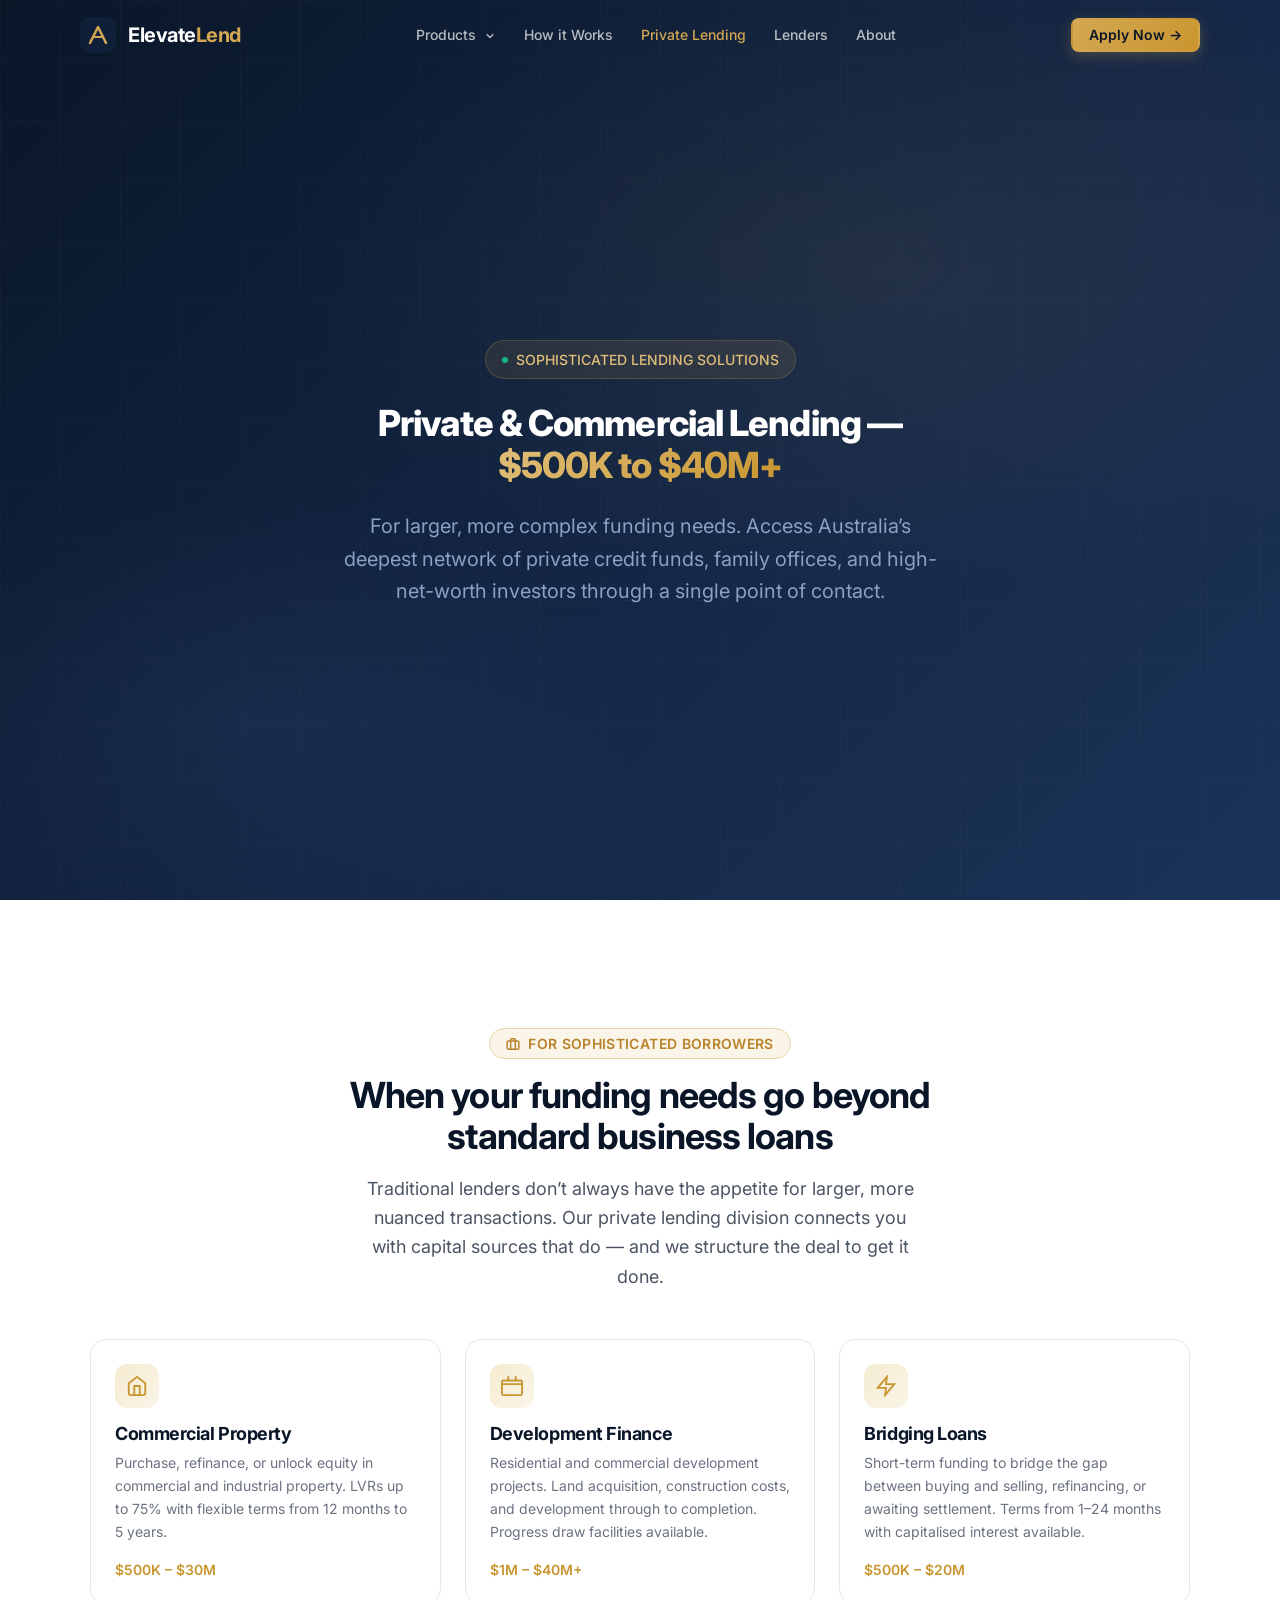
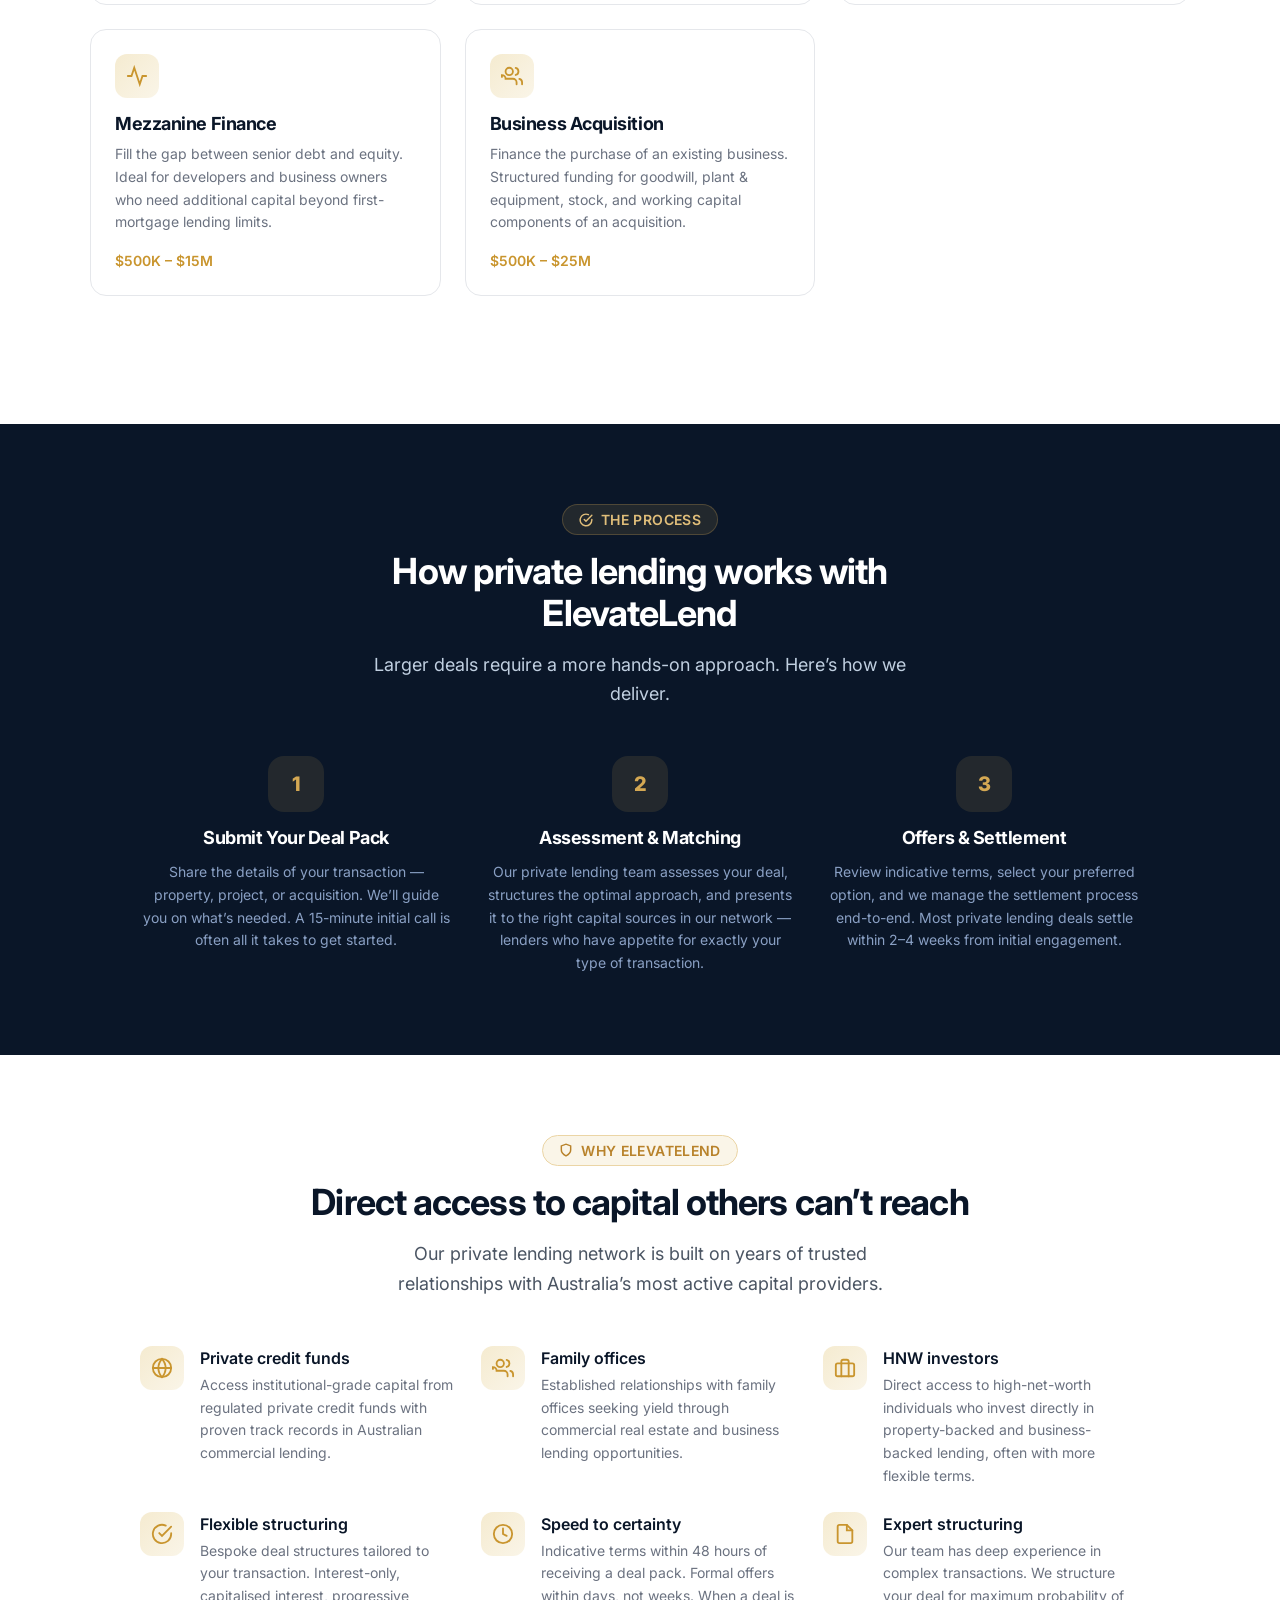
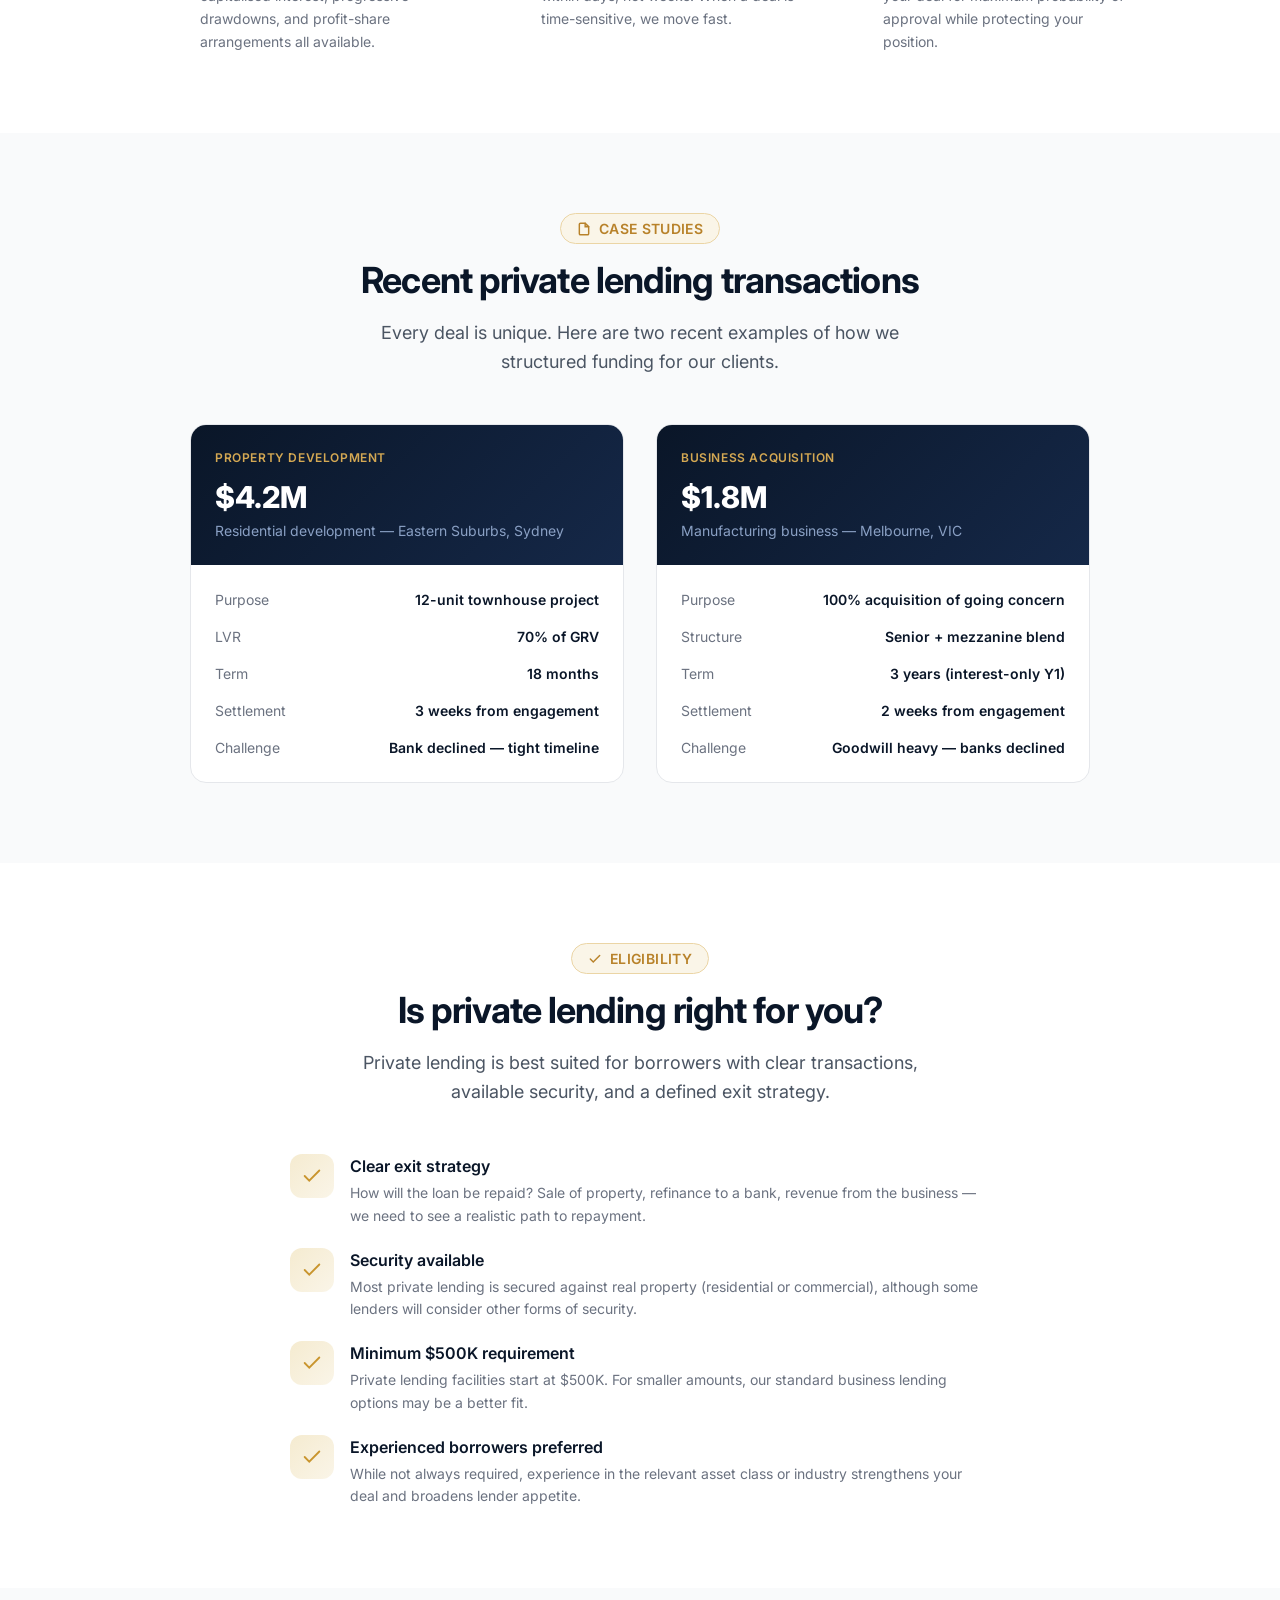
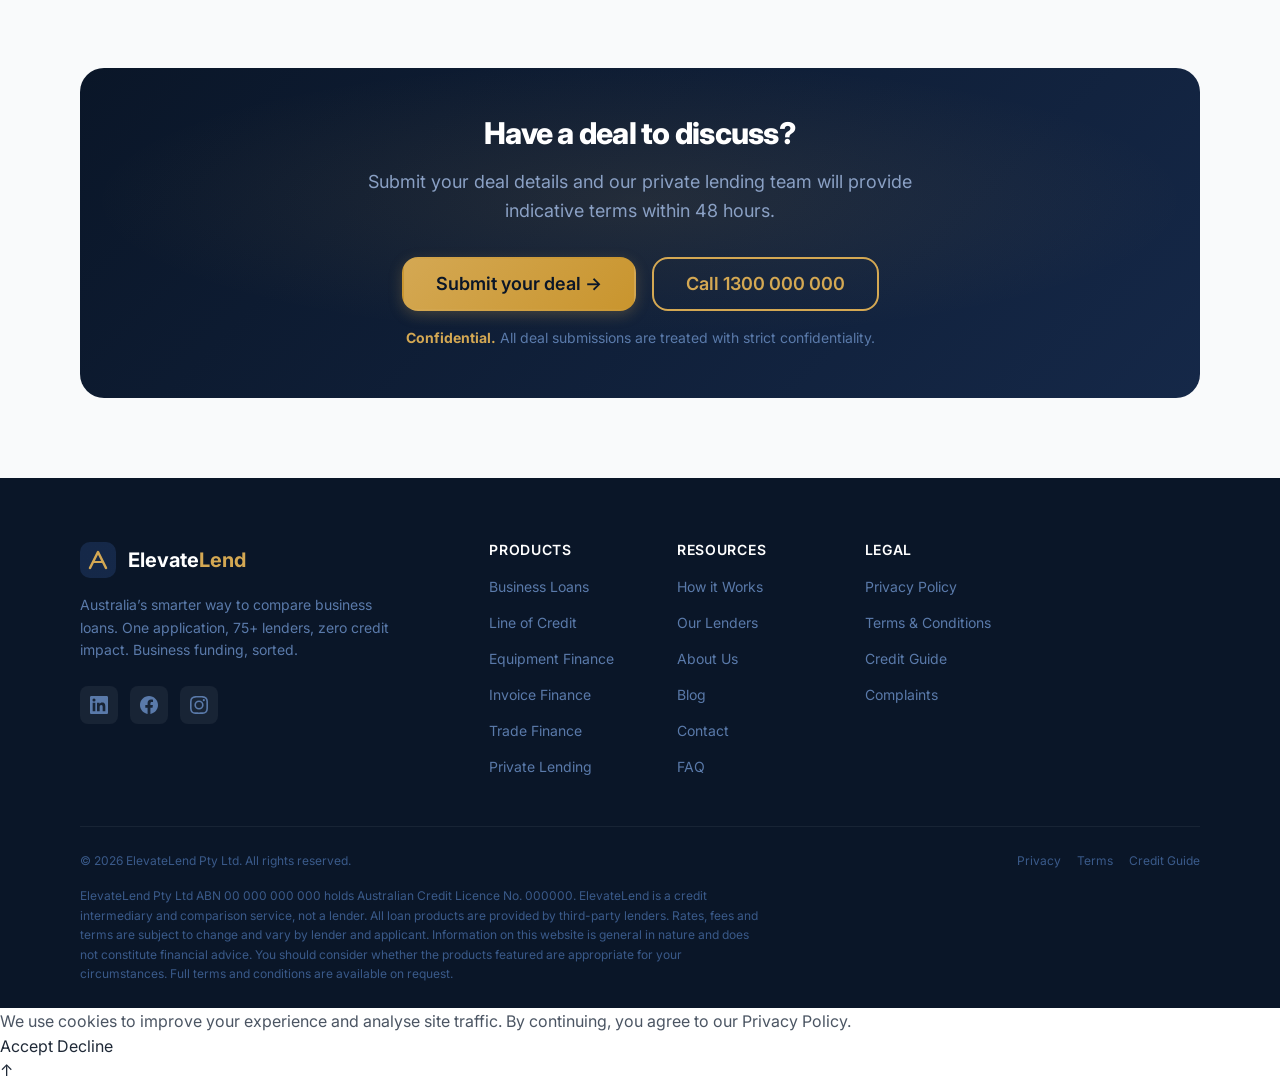
<file: private-lending/index.html>
<!DOCTYPE html>
<html lang="en-AU">
<head>
  <meta charset="UTF-8">
  <meta name="viewport" content="width=device-width, initial-scale=1.0">
  <meta name="description" content="Private and commercial lending from $500K to $40M+. Access private credit funds, family offices, and HNW investors for property development, bridging loans, mezzanine finance, and business acquisitions.">
  <meta name="keywords" content="private lending Australia, commercial lending, development finance, bridging loans, mezzanine finance, business acquisition finance, private credit">
  <meta name="author" content="ElevateLend">
  <meta name="robots" content="index, follow">

  <!-- Open Graph -->
  <meta property="og:title" content="Private &amp; Commercial Lending | $500K to $40M+ | ElevateLend">
  <meta property="og:description" content="Access private credit funds, family offices, and HNW investors for larger commercial and development finance needs.">
  <meta property="og:type" content="website">
  <meta property="og:url" content="https://elevatelend.com.au/private-lending/">
  <meta property="og:locale" content="en_AU">

  <title>Private &amp; Commercial Lending | $500K to $40M+ | ElevateLend</title>

  <link rel="canonical" href="https://elevatelend.com.au/private-lending/">
  <link rel="stylesheet" href="../css/style.css">

  <!-- Favicon -->
  <link rel="icon" type="image/svg+xml" href="data:image/svg+xml,<svg xmlns='http://www.w3.org/2000/svg' viewBox='0 0 32 32'><rect width='32' height='32' rx='8' fill='%230a1628'/><path d='M8 22l8-14 8 14' stroke='%23d4a853' stroke-width='3' fill='none' stroke-linecap='round' stroke-linejoin='round'/></svg>">
</head>
<body>

  <!-- ====================================================================
       NAVIGATION
       ==================================================================== -->
  <nav class="nav" id="main-nav" role="navigation" aria-label="Main navigation">
    <div class="container">
      <div class="nav__inner">

        <a href="/" class="nav__logo" aria-label="ElevateLend home">
          <svg class="nav__logo-icon" viewBox="0 0 36 36" fill="none" xmlns="http://www.w3.org/2000/svg" aria-hidden="true">
            <rect width="36" height="36" rx="10" fill="url(#logo-grad)"/>
            <path d="M10 26l8-16 8 16" stroke="#d4a853" stroke-width="2.5" fill="none" stroke-linecap="round" stroke-linejoin="round"/>
            <path d="M13 20h10" stroke="#d4a853" stroke-width="2" stroke-linecap="round"/>
            <defs><linearGradient id="logo-grad" x1="0" y1="0" x2="36" y2="36"><stop stop-color="#0f1f38"/><stop offset="1" stop-color="#152848"/></linearGradient></defs>
          </svg>
          <span class="nav__logo-text">Elevate<span>Lend</span></span>
        </a>

        <div class="nav__links">
          <div class="nav__link" style="position:relative; cursor:pointer;" id="products-dropdown-trigger">
            Products
            <svg width="12" height="12" viewBox="0 0 24 24" fill="none" stroke="currentColor" stroke-width="2.5" stroke-linecap="round" style="margin-left:4px; display:inline-block; vertical-align:middle;"><polyline points="6 9 12 15 18 9"/></svg>
            <div style="display:none; position:absolute; top:100%; left:0; min-width:220px; background:rgba(10,22,40,0.95); backdrop-filter:blur(16px); border-radius:var(--radius-lg); padding:var(--space-2) 0; box-shadow:var(--shadow-xl); border:1px solid rgba(255,255,255,0.08); z-index:var(--z-dropdown);" id="products-dropdown">
              <a href="/products/business-loans/" style="display:block; padding:var(--space-3) var(--space-5); font-size:var(--font-size-sm); color:rgba(255,255,255,0.8); transition:all 150ms;">Business Loans</a>
              <a href="/products/line-of-credit/" style="display:block; padding:var(--space-3) var(--space-5); font-size:var(--font-size-sm); color:rgba(255,255,255,0.8); transition:all 150ms;">Line of Credit</a>
              <a href="/products/equipment-finance/" style="display:block; padding:var(--space-3) var(--space-5); font-size:var(--font-size-sm); color:rgba(255,255,255,0.8); transition:all 150ms;">Equipment Finance</a>
              <a href="/products/invoice-finance/" style="display:block; padding:var(--space-3) var(--space-5); font-size:var(--font-size-sm); color:rgba(255,255,255,0.8); transition:all 150ms;">Invoice Finance</a>
              <a href="/products/trade-finance/" style="display:block; padding:var(--space-3) var(--space-5); font-size:var(--font-size-sm); color:rgba(255,255,255,0.8); transition:all 150ms;">Trade Finance</a>
            </div>
          </div>
          <a href="/how-it-works/" class="nav__link">How it Works</a>
          <a href="/private-lending/" class="nav__link" style="color:var(--color-gold-400);">Private Lending</a>
          <a href="/lenders/" class="nav__link">Lenders</a>
          <a href="/about/" class="nav__link">About</a>
        </div>

        <div class="nav__actions">
          <a href="tel:1300000000" class="nav__link" style="display:none;" aria-label="Call us">
            <svg width="16" height="16" viewBox="0 0 24 24" fill="none" stroke="currentColor" stroke-width="2" stroke-linecap="round" style="display:inline-block; vertical-align:middle; margin-right:4px;"><path d="M22 16.92v3a2 2 0 01-2.18 2 19.79 19.79 0 01-8.63-3.07 19.5 19.5 0 01-6-6A19.79 19.79 0 012.12 4.18 2 2 0 014.11 2h3a2 2 0 012 1.72c.127.96.361 1.903.7 2.81a2 2 0 01-.45 2.11L8.09 9.91a16 16 0 006 6l1.27-1.27a2 2 0 012.11-.45c.907.339 1.85.573 2.81.7A2 2 0 0122 16.92z"/></svg>
            1300 000 000
          </a>
          <a href="/apply/" class="btn btn--primary btn--sm nav__cta">Apply Now &rarr;</a>
          <button class="nav__toggle" data-nav-toggle aria-label="Toggle navigation menu" aria-expanded="false">
            <svg class="nav__toggle-icon" viewBox="0 0 24 24" fill="none" stroke="currentColor" stroke-width="2" stroke-linecap="round"><line x1="3" y1="6" x2="21" y2="6"/><line x1="3" y1="12" x2="21" y2="12"/><line x1="3" y1="18" x2="21" y2="18"/></svg>
          </button>
        </div>
      </div>
    </div>

    <div class="nav__mobile-menu" data-nav-menu>
      <a href="/products/business-loans/" class="nav__mobile-link">Business Loans</a>
      <a href="/products/line-of-credit/" class="nav__mobile-link">Line of Credit</a>
      <a href="/products/equipment-finance/" class="nav__mobile-link">Equipment Finance</a>
      <a href="/products/invoice-finance/" class="nav__mobile-link">Invoice Finance</a>
      <a href="/products/trade-finance/" class="nav__mobile-link">Trade Finance</a>
      <a href="/how-it-works/" class="nav__mobile-link">How it Works</a>
      <a href="/private-lending/" class="nav__mobile-link">Private Lending</a>
      <a href="/lenders/" class="nav__mobile-link">Lenders</a>
      <a href="/about/" class="nav__mobile-link">About</a>
      <div class="nav__mobile-cta">
        <a href="/apply/" class="btn btn--primary btn--block">Apply Now &rarr;</a>
      </div>
    </div>
  </nav>

  <!-- ====================================================================
       INNER HERO
       ==================================================================== -->
  <section class="hero hero--inner">
    <div class="hero__grid-pattern" aria-hidden="true"></div>
    <div class="container">
      <div class="hero__content">
        <div class="hero__badge">
          <span class="hero__badge-dot" aria-hidden="true"></span>
          SOPHISTICATED LENDING SOLUTIONS
        </div>
        <h1 class="hero__title">
          Private &amp; Commercial Lending &mdash;<br>
          <span class="hero__title-highlight">$500K to $40M+</span>
        </h1>
        <p class="hero__subtitle">
          For larger, more complex funding needs. Access Australia&rsquo;s deepest network of private credit funds, family offices, and high-net-worth investors through a single point of contact.
        </p>
      </div>
    </div>
  </section>

  <!-- ====================================================================
       OVERVIEW
       ==================================================================== -->
  <section class="section section--lg">
    <div class="container">
      <div class="section-header">
        <span class="section-header__badge">
          <svg width="14" height="14" viewBox="0 0 24 24" fill="none" stroke="currentColor" stroke-width="2.5" stroke-linecap="round"><rect x="2" y="7" width="20" height="14" rx="2"/><path d="M16 21V5a2 2 0 00-2-2h-4a2 2 0 00-2 2v16"/></svg>
          For Sophisticated Borrowers
        </span>
        <h2 class="section-header__title">When your funding needs go beyond standard business loans</h2>
        <p class="section-header__subtitle">Traditional lenders don&rsquo;t always have the appetite for larger, more nuanced transactions. Our private lending division connects you with capital sources that do &mdash; and we structure the deal to get it done.</p>
      </div>

      <div style="display:grid; grid-template-columns:repeat(auto-fit, minmax(280px, 1fr)); gap:var(--space-6); max-width:1100px; margin-inline:auto;">

        <!-- Product: Commercial Property -->
        <div style="background:var(--color-white); border:1px solid var(--color-gray-200); border-radius:var(--radius-xl); padding:var(--space-6); transition:all var(--transition-base);" onmouseover="this.style.borderColor='var(--color-gold-200)';this.style.boxShadow='var(--shadow-card-hover)';this.style.transform='translateY(-4px)'" onmouseout="this.style.borderColor='var(--color-gray-200)';this.style.boxShadow='none';this.style.transform='none'">
          <div style="width:44px; height:44px; display:flex; align-items:center; justify-content:center; background:linear-gradient(135deg, var(--color-gold-100), var(--color-gold-50)); border-radius:var(--radius-lg); margin-bottom:var(--space-4); color:var(--color-gold-500);">
            <svg width="22" height="22" viewBox="0 0 24 24" fill="none" stroke="currentColor" stroke-width="2" stroke-linecap="round"><path d="M3 9l9-7 9 7v11a2 2 0 01-2 2H5a2 2 0 01-2-2z"/><polyline points="9 22 9 12 15 12 15 22"/></svg>
          </div>
          <h3 style="font-size:var(--font-size-lg); font-weight:var(--font-weight-bold); color:var(--color-navy-900); margin-bottom:var(--space-2);">Commercial Property</h3>
          <p style="font-size:var(--font-size-sm); color:var(--color-gray-500); line-height:var(--line-height-relaxed); margin-bottom:var(--space-4);">Purchase, refinance, or unlock equity in commercial and industrial property. LVRs up to 75% with flexible terms from 12 months to 5 years.</p>
          <div style="font-size:var(--font-size-sm); font-weight:var(--font-weight-semibold); color:var(--color-gold-500);">$500K &ndash; $30M</div>
        </div>

        <!-- Product: Development Finance -->
        <div style="background:var(--color-white); border:1px solid var(--color-gray-200); border-radius:var(--radius-xl); padding:var(--space-6); transition:all var(--transition-base);" onmouseover="this.style.borderColor='var(--color-gold-200)';this.style.boxShadow='var(--shadow-card-hover)';this.style.transform='translateY(-4px)'" onmouseout="this.style.borderColor='var(--color-gray-200)';this.style.boxShadow='none';this.style.transform='none'">
          <div style="width:44px; height:44px; display:flex; align-items:center; justify-content:center; background:linear-gradient(135deg, var(--color-gold-100), var(--color-gold-50)); border-radius:var(--radius-lg); margin-bottom:var(--space-4); color:var(--color-gold-500);">
            <svg width="22" height="22" viewBox="0 0 24 24" fill="none" stroke="currentColor" stroke-width="2" stroke-linecap="round"><rect x="1" y="6" width="22" height="16" rx="2"/><line x1="1" y1="10" x2="23" y2="10"/><path d="M8 2v4"/><path d="M16 2v4"/></svg>
          </div>
          <h3 style="font-size:var(--font-size-lg); font-weight:var(--font-weight-bold); color:var(--color-navy-900); margin-bottom:var(--space-2);">Development Finance</h3>
          <p style="font-size:var(--font-size-sm); color:var(--color-gray-500); line-height:var(--line-height-relaxed); margin-bottom:var(--space-4);">Residential and commercial development projects. Land acquisition, construction costs, and development through to completion. Progress draw facilities available.</p>
          <div style="font-size:var(--font-size-sm); font-weight:var(--font-weight-semibold); color:var(--color-gold-500);">$1M &ndash; $40M+</div>
        </div>

        <!-- Product: Bridging Loans -->
        <div style="background:var(--color-white); border:1px solid var(--color-gray-200); border-radius:var(--radius-xl); padding:var(--space-6); transition:all var(--transition-base);" onmouseover="this.style.borderColor='var(--color-gold-200)';this.style.boxShadow='var(--shadow-card-hover)';this.style.transform='translateY(-4px)'" onmouseout="this.style.borderColor='var(--color-gray-200)';this.style.boxShadow='none';this.style.transform='none'">
          <div style="width:44px; height:44px; display:flex; align-items:center; justify-content:center; background:linear-gradient(135deg, var(--color-gold-100), var(--color-gold-50)); border-radius:var(--radius-lg); margin-bottom:var(--space-4); color:var(--color-gold-500);">
            <svg width="22" height="22" viewBox="0 0 24 24" fill="none" stroke="currentColor" stroke-width="2" stroke-linecap="round"><path d="M13 2L3 14h9l-1 8 10-12h-9l1-8z"/></svg>
          </div>
          <h3 style="font-size:var(--font-size-lg); font-weight:var(--font-weight-bold); color:var(--color-navy-900); margin-bottom:var(--space-2);">Bridging Loans</h3>
          <p style="font-size:var(--font-size-sm); color:var(--color-gray-500); line-height:var(--line-height-relaxed); margin-bottom:var(--space-4);">Short-term funding to bridge the gap between buying and selling, refinancing, or awaiting settlement. Terms from 1&ndash;24 months with capitalised interest available.</p>
          <div style="font-size:var(--font-size-sm); font-weight:var(--font-weight-semibold); color:var(--color-gold-500);">$500K &ndash; $20M</div>
        </div>

        <!-- Product: Mezzanine Finance -->
        <div style="background:var(--color-white); border:1px solid var(--color-gray-200); border-radius:var(--radius-xl); padding:var(--space-6); transition:all var(--transition-base);" onmouseover="this.style.borderColor='var(--color-gold-200)';this.style.boxShadow='var(--shadow-card-hover)';this.style.transform='translateY(-4px)'" onmouseout="this.style.borderColor='var(--color-gray-200)';this.style.boxShadow='none';this.style.transform='none'">
          <div style="width:44px; height:44px; display:flex; align-items:center; justify-content:center; background:linear-gradient(135deg, var(--color-gold-100), var(--color-gold-50)); border-radius:var(--radius-lg); margin-bottom:var(--space-4); color:var(--color-gold-500);">
            <svg width="22" height="22" viewBox="0 0 24 24" fill="none" stroke="currentColor" stroke-width="2" stroke-linecap="round"><polyline points="22 12 18 12 15 21 9 3 6 12 2 12"/></svg>
          </div>
          <h3 style="font-size:var(--font-size-lg); font-weight:var(--font-weight-bold); color:var(--color-navy-900); margin-bottom:var(--space-2);">Mezzanine Finance</h3>
          <p style="font-size:var(--font-size-sm); color:var(--color-gray-500); line-height:var(--line-height-relaxed); margin-bottom:var(--space-4);">Fill the gap between senior debt and equity. Ideal for developers and business owners who need additional capital beyond first-mortgage lending limits.</p>
          <div style="font-size:var(--font-size-sm); font-weight:var(--font-weight-semibold); color:var(--color-gold-500);">$500K &ndash; $15M</div>
        </div>

        <!-- Product: Business Acquisition -->
        <div style="background:var(--color-white); border:1px solid var(--color-gray-200); border-radius:var(--radius-xl); padding:var(--space-6); transition:all var(--transition-base);" onmouseover="this.style.borderColor='var(--color-gold-200)';this.style.boxShadow='var(--shadow-card-hover)';this.style.transform='translateY(-4px)'" onmouseout="this.style.borderColor='var(--color-gray-200)';this.style.boxShadow='none';this.style.transform='none'">
          <div style="width:44px; height:44px; display:flex; align-items:center; justify-content:center; background:linear-gradient(135deg, var(--color-gold-100), var(--color-gold-50)); border-radius:var(--radius-lg); margin-bottom:var(--space-4); color:var(--color-gold-500);">
            <svg width="22" height="22" viewBox="0 0 24 24" fill="none" stroke="currentColor" stroke-width="2" stroke-linecap="round"><path d="M17 21v-2a4 4 0 00-4-4H5a4 4 0 00-4-4v2"/><circle cx="9" cy="7" r="4"/><path d="M23 21v-2a4 4 0 00-3-3.87"/><path d="M16 3.13a4 4 0 010 7.75"/></svg>
          </div>
          <h3 style="font-size:var(--font-size-lg); font-weight:var(--font-weight-bold); color:var(--color-navy-900); margin-bottom:var(--space-2);">Business Acquisition</h3>
          <p style="font-size:var(--font-size-sm); color:var(--color-gray-500); line-height:var(--line-height-relaxed); margin-bottom:var(--space-4);">Finance the purchase of an existing business. Structured funding for goodwill, plant &amp; equipment, stock, and working capital components of an acquisition.</p>
          <div style="font-size:var(--font-size-sm); font-weight:var(--font-weight-semibold); color:var(--color-gold-500);">$500K &ndash; $25M</div>
        </div>

      </div>
    </div>
  </section>

  <!-- ====================================================================
       HOW PRIVATE LENDING WORKS
       ==================================================================== -->
  <section class="section section--dark">
    <div class="container">
      <div class="section-header">
        <span class="section-header__badge">
          <svg width="14" height="14" viewBox="0 0 24 24" fill="none" stroke="currentColor" stroke-width="2.5" stroke-linecap="round"><path d="M22 11.08V12a10 10 0 11-5.93-9.14"/><polyline points="22 4 12 14.01 9 11.01"/></svg>
          The Process
        </span>
        <h2 class="section-header__title">How private lending works with ElevateLend</h2>
        <p class="section-header__subtitle">Larger deals require a more hands-on approach. Here&rsquo;s how we deliver.</p>
      </div>

      <div style="display:grid; grid-template-columns:repeat(auto-fit, minmax(280px, 1fr)); gap:var(--space-8); max-width:1000px; margin-inline:auto;">

        <div style="text-align:center;">
          <div style="width:56px; height:56px; display:flex; align-items:center; justify-content:center; background:rgba(212,168,83,0.12); border-radius:var(--radius-xl); margin:0 auto var(--space-4); color:var(--color-gold-400); font-size:var(--font-size-xl); font-weight:var(--font-weight-extrabold);">1</div>
          <h3 style="font-size:var(--font-size-lg); font-weight:var(--font-weight-bold); color:var(--color-white); margin-bottom:var(--space-3);">Submit Your Deal Pack</h3>
          <p style="font-size:var(--font-size-sm); color:var(--color-navy-200); line-height:var(--line-height-relaxed);">Share the details of your transaction &mdash; property, project, or acquisition. We&rsquo;ll guide you on what&rsquo;s needed. A 15-minute initial call is often all it takes to get started.</p>
        </div>

        <div style="text-align:center;">
          <div style="width:56px; height:56px; display:flex; align-items:center; justify-content:center; background:rgba(212,168,83,0.12); border-radius:var(--radius-xl); margin:0 auto var(--space-4); color:var(--color-gold-400); font-size:var(--font-size-xl); font-weight:var(--font-weight-extrabold);">2</div>
          <h3 style="font-size:var(--font-size-lg); font-weight:var(--font-weight-bold); color:var(--color-white); margin-bottom:var(--space-3);">Assessment &amp; Matching</h3>
          <p style="font-size:var(--font-size-sm); color:var(--color-navy-200); line-height:var(--line-height-relaxed);">Our private lending team assesses your deal, structures the optimal approach, and presents it to the right capital sources in our network &mdash; lenders who have appetite for exactly your type of transaction.</p>
        </div>

        <div style="text-align:center;">
          <div style="width:56px; height:56px; display:flex; align-items:center; justify-content:center; background:rgba(212,168,83,0.12); border-radius:var(--radius-xl); margin:0 auto var(--space-4); color:var(--color-gold-400); font-size:var(--font-size-xl); font-weight:var(--font-weight-extrabold);">3</div>
          <h3 style="font-size:var(--font-size-lg); font-weight:var(--font-weight-bold); color:var(--color-white); margin-bottom:var(--space-3);">Offers &amp; Settlement</h3>
          <p style="font-size:var(--font-size-sm); color:var(--color-navy-200); line-height:var(--line-height-relaxed);">Review indicative terms, select your preferred option, and we manage the settlement process end-to-end. Most private lending deals settle within 2&ndash;4 weeks from initial engagement.</p>
        </div>

      </div>
    </div>
  </section>

  <!-- ====================================================================
       KEY FEATURES
       ==================================================================== -->
  <section class="section">
    <div class="container">
      <div class="section-header">
        <span class="section-header__badge">
          <svg width="14" height="14" viewBox="0 0 24 24" fill="none" stroke="currentColor" stroke-width="2.5" stroke-linecap="round"><path d="M12 22s8-4 8-10V5l-8-3-8 3v7c0 6 8 10 8 10z"/></svg>
          Why ElevateLend
        </span>
        <h2 class="section-header__title">Direct access to capital others can&rsquo;t reach</h2>
        <p class="section-header__subtitle">Our private lending network is built on years of trusted relationships with Australia&rsquo;s most active capital providers.</p>
      </div>

      <div style="display:grid; grid-template-columns:repeat(auto-fit, minmax(280px, 1fr)); gap:var(--space-6); max-width:1000px; margin-inline:auto;">

        <div class="feature-item">
          <div class="feature-item__icon">
            <svg viewBox="0 0 24 24" fill="none" stroke="currentColor" stroke-width="2" stroke-linecap="round"><circle cx="12" cy="12" r="10"/><line x1="2" y1="12" x2="22" y2="12"/><path d="M12 2a15.3 15.3 0 014 10 15.3 15.3 0 01-4 10 15.3 15.3 0 01-4-10 15.3 15.3 0 014-10z"/></svg>
          </div>
          <div>
            <div class="feature-item__title">Private credit funds</div>
            <div class="feature-item__desc">Access institutional-grade capital from regulated private credit funds with proven track records in Australian commercial lending.</div>
          </div>
        </div>

        <div class="feature-item">
          <div class="feature-item__icon">
            <svg viewBox="0 0 24 24" fill="none" stroke="currentColor" stroke-width="2" stroke-linecap="round"><path d="M17 21v-2a4 4 0 00-4-4H5a4 4 0 00-4-4v2"/><circle cx="9" cy="7" r="4"/><path d="M23 21v-2a4 4 0 00-3-3.87"/><path d="M16 3.13a4 4 0 010 7.75"/></svg>
          </div>
          <div>
            <div class="feature-item__title">Family offices</div>
            <div class="feature-item__desc">Established relationships with family offices seeking yield through commercial real estate and business lending opportunities.</div>
          </div>
        </div>

        <div class="feature-item">
          <div class="feature-item__icon">
            <svg viewBox="0 0 24 24" fill="none" stroke="currentColor" stroke-width="2" stroke-linecap="round"><rect x="2" y="7" width="20" height="14" rx="2"/><path d="M16 21V5a2 2 0 00-2-2h-4a2 2 0 00-2 2v16"/></svg>
          </div>
          <div>
            <div class="feature-item__title">HNW investors</div>
            <div class="feature-item__desc">Direct access to high-net-worth individuals who invest directly in property-backed and business-backed lending, often with more flexible terms.</div>
          </div>
        </div>

        <div class="feature-item">
          <div class="feature-item__icon">
            <svg viewBox="0 0 24 24" fill="none" stroke="currentColor" stroke-width="2" stroke-linecap="round"><path d="M22 11.08V12a10 10 0 11-5.93-9.14"/><polyline points="22 4 12 14.01 9 11.01"/></svg>
          </div>
          <div>
            <div class="feature-item__title">Flexible structuring</div>
            <div class="feature-item__desc">Bespoke deal structures tailored to your transaction. Interest-only, capitalised interest, progressive drawdowns, and profit-share arrangements all available.</div>
          </div>
        </div>

        <div class="feature-item">
          <div class="feature-item__icon">
            <svg viewBox="0 0 24 24" fill="none" stroke="currentColor" stroke-width="2" stroke-linecap="round"><circle cx="12" cy="12" r="10"/><polyline points="12 6 12 12 16 14"/></svg>
          </div>
          <div>
            <div class="feature-item__title">Speed to certainty</div>
            <div class="feature-item__desc">Indicative terms within 48 hours of receiving a deal pack. Formal offers within days, not weeks. When a deal is time-sensitive, we move fast.</div>
          </div>
        </div>

        <div class="feature-item">
          <div class="feature-item__icon">
            <svg viewBox="0 0 24 24" fill="none" stroke="currentColor" stroke-width="2" stroke-linecap="round"><path d="M14 2H6a2 2 0 00-2 2v16a2 2 0 002 2h12a2 2 0 002-2V8z"/><polyline points="14 2 14 8 20 8"/></svg>
          </div>
          <div>
            <div class="feature-item__title">Expert structuring</div>
            <div class="feature-item__desc">Our team has deep experience in complex transactions. We structure your deal for maximum probability of approval while protecting your position.</div>
          </div>
        </div>

      </div>
    </div>
  </section>

  <!-- ====================================================================
       CASE STUDIES
       ==================================================================== -->
  <section class="section section--gray">
    <div class="container">
      <div class="section-header">
        <span class="section-header__badge">
          <svg width="14" height="14" viewBox="0 0 24 24" fill="none" stroke="currentColor" stroke-width="2.5" stroke-linecap="round"><path d="M14 2H6a2 2 0 00-2 2v16a2 2 0 002 2h12a2 2 0 002-2V8z"/><polyline points="14 2 14 8 20 8"/></svg>
          Case Studies
        </span>
        <h2 class="section-header__title">Recent private lending transactions</h2>
        <p class="section-header__subtitle">Every deal is unique. Here are two recent examples of how we structured funding for our clients.</p>
      </div>

      <div style="display:grid; grid-template-columns:repeat(auto-fit, minmax(340px, 1fr)); gap:var(--space-8); max-width:900px; margin-inline:auto;">

        <!-- Case Study 1 -->
        <div style="background:var(--color-white); border:1px solid var(--color-gray-200); border-radius:var(--radius-xl); overflow:hidden;">
          <div style="background:linear-gradient(135deg, var(--color-navy-900), var(--color-navy-700)); padding:var(--space-6);">
            <div style="font-size:var(--font-size-xs); font-weight:var(--font-weight-semibold); color:var(--color-gold-400); text-transform:uppercase; letter-spacing:var(--letter-spacing-wider); margin-bottom:var(--space-2);">Property Development</div>
            <div style="font-size:var(--font-size-3xl); font-weight:var(--font-weight-extrabold); color:var(--color-white);">$4.2M</div>
            <div style="font-size:var(--font-size-sm); color:var(--color-navy-200);">Residential development &mdash; Eastern Suburbs, Sydney</div>
          </div>
          <div style="padding:var(--space-6);">
            <div style="display:grid; gap:var(--space-4);">
              <div style="display:flex; justify-content:space-between; font-size:var(--font-size-sm);">
                <span style="color:var(--color-gray-500);">Purpose</span>
                <span style="font-weight:var(--font-weight-semibold); color:var(--color-navy-900);">12-unit townhouse project</span>
              </div>
              <div style="display:flex; justify-content:space-between; font-size:var(--font-size-sm);">
                <span style="color:var(--color-gray-500);">LVR</span>
                <span style="font-weight:var(--font-weight-semibold); color:var(--color-navy-900);">70% of GRV</span>
              </div>
              <div style="display:flex; justify-content:space-between; font-size:var(--font-size-sm);">
                <span style="color:var(--color-gray-500);">Term</span>
                <span style="font-weight:var(--font-weight-semibold); color:var(--color-navy-900);">18 months</span>
              </div>
              <div style="display:flex; justify-content:space-between; font-size:var(--font-size-sm);">
                <span style="color:var(--color-gray-500);">Settlement</span>
                <span style="font-weight:var(--font-weight-semibold); color:var(--color-navy-900);">3 weeks from engagement</span>
              </div>
              <div style="display:flex; justify-content:space-between; font-size:var(--font-size-sm);">
                <span style="color:var(--color-gray-500);">Challenge</span>
                <span style="font-weight:var(--font-weight-semibold); color:var(--color-navy-900);">Bank declined &mdash; tight timeline</span>
              </div>
            </div>
          </div>
        </div>

        <!-- Case Study 2 -->
        <div style="background:var(--color-white); border:1px solid var(--color-gray-200); border-radius:var(--radius-xl); overflow:hidden;">
          <div style="background:linear-gradient(135deg, var(--color-navy-900), var(--color-navy-700)); padding:var(--space-6);">
            <div style="font-size:var(--font-size-xs); font-weight:var(--font-weight-semibold); color:var(--color-gold-400); text-transform:uppercase; letter-spacing:var(--letter-spacing-wider); margin-bottom:var(--space-2);">Business Acquisition</div>
            <div style="font-size:var(--font-size-3xl); font-weight:var(--font-weight-extrabold); color:var(--color-white);">$1.8M</div>
            <div style="font-size:var(--font-size-sm); color:var(--color-navy-200);">Manufacturing business &mdash; Melbourne, VIC</div>
          </div>
          <div style="padding:var(--space-6);">
            <div style="display:grid; gap:var(--space-4);">
              <div style="display:flex; justify-content:space-between; font-size:var(--font-size-sm);">
                <span style="color:var(--color-gray-500);">Purpose</span>
                <span style="font-weight:var(--font-weight-semibold); color:var(--color-navy-900);">100% acquisition of going concern</span>
              </div>
              <div style="display:flex; justify-content:space-between; font-size:var(--font-size-sm);">
                <span style="color:var(--color-gray-500);">Structure</span>
                <span style="font-weight:var(--font-weight-semibold); color:var(--color-navy-900);">Senior + mezzanine blend</span>
              </div>
              <div style="display:flex; justify-content:space-between; font-size:var(--font-size-sm);">
                <span style="color:var(--color-gray-500);">Term</span>
                <span style="font-weight:var(--font-weight-semibold); color:var(--color-navy-900);">3 years (interest-only Y1)</span>
              </div>
              <div style="display:flex; justify-content:space-between; font-size:var(--font-size-sm);">
                <span style="color:var(--color-gray-500);">Settlement</span>
                <span style="font-weight:var(--font-weight-semibold); color:var(--color-navy-900);">2 weeks from engagement</span>
              </div>
              <div style="display:flex; justify-content:space-between; font-size:var(--font-size-sm);">
                <span style="color:var(--color-gray-500);">Challenge</span>
                <span style="font-weight:var(--font-weight-semibold); color:var(--color-navy-900);">Goodwill heavy &mdash; banks declined</span>
              </div>
            </div>
          </div>
        </div>

      </div>
    </div>
  </section>

  <!-- ====================================================================
       ELIGIBILITY
       ==================================================================== -->
  <section class="section">
    <div class="container">
      <div class="section-header">
        <span class="section-header__badge">
          <svg width="14" height="14" viewBox="0 0 24 24" fill="none" stroke="currentColor" stroke-width="2.5" stroke-linecap="round"><polyline points="20 6 9 17 4 12"/></svg>
          Eligibility
        </span>
        <h2 class="section-header__title">Is private lending right for you?</h2>
        <p class="section-header__subtitle">Private lending is best suited for borrowers with clear transactions, available security, and a defined exit strategy.</p>
      </div>

      <div style="max-width:700px; margin-inline:auto; display:grid; gap:var(--space-5);">

        <div class="feature-item">
          <div class="feature-item__icon">
            <svg viewBox="0 0 24 24" fill="none" stroke="currentColor" stroke-width="2" stroke-linecap="round"><polyline points="20 6 9 17 4 12"/></svg>
          </div>
          <div>
            <div class="feature-item__title">Clear exit strategy</div>
            <div class="feature-item__desc">How will the loan be repaid? Sale of property, refinance to a bank, revenue from the business &mdash; we need to see a realistic path to repayment.</div>
          </div>
        </div>

        <div class="feature-item">
          <div class="feature-item__icon">
            <svg viewBox="0 0 24 24" fill="none" stroke="currentColor" stroke-width="2" stroke-linecap="round"><polyline points="20 6 9 17 4 12"/></svg>
          </div>
          <div>
            <div class="feature-item__title">Security available</div>
            <div class="feature-item__desc">Most private lending is secured against real property (residential or commercial), although some lenders will consider other forms of security.</div>
          </div>
        </div>

        <div class="feature-item">
          <div class="feature-item__icon">
            <svg viewBox="0 0 24 24" fill="none" stroke="currentColor" stroke-width="2" stroke-linecap="round"><polyline points="20 6 9 17 4 12"/></svg>
          </div>
          <div>
            <div class="feature-item__title">Minimum $500K requirement</div>
            <div class="feature-item__desc">Private lending facilities start at $500K. For smaller amounts, our standard business lending options may be a better fit.</div>
          </div>
        </div>

        <div class="feature-item">
          <div class="feature-item__icon">
            <svg viewBox="0 0 24 24" fill="none" stroke="currentColor" stroke-width="2" stroke-linecap="round"><polyline points="20 6 9 17 4 12"/></svg>
          </div>
          <div>
            <div class="feature-item__title">Experienced borrowers preferred</div>
            <div class="feature-item__desc">While not always required, experience in the relevant asset class or industry strengthens your deal and broadens lender appetite.</div>
          </div>
        </div>

      </div>
    </div>
  </section>

  <!-- ====================================================================
       CTA
       ==================================================================== -->
  <section class="section section--gray">
    <div class="container">
      <div class="cta">
        <div class="cta__content">
          <h2 class="cta__title">Have a deal to discuss?</h2>
          <p class="cta__subtitle">Submit your deal details and our private lending team will provide indicative terms within 48 hours.</p>
          <div class="cta__actions">
            <a href="/apply/" class="btn btn--primary btn--lg btn--pulse">Submit your deal &rarr;</a>
            <a href="tel:1300000000" class="btn btn--outline btn--lg">Call 1300 000 000</a>
          </div>
          <p class="scarcity-notice" style="margin-top:var(--space-4);">
            <strong>Confidential.</strong> All deal submissions are treated with strict confidentiality.
          </p>
        </div>
      </div>
    </div>
  </section>

  <!-- ====================================================================
       FOOTER
       ==================================================================== -->
  <footer class="footer" role="contentinfo">
    <div class="container">
      <div class="footer__grid">
        <div class="footer__brand">
          <a href="/" class="footer__logo" aria-label="ElevateLend home">
            <svg width="36" height="36" viewBox="0 0 36 36" fill="none" xmlns="http://www.w3.org/2000/svg" aria-hidden="true">
              <rect width="36" height="36" rx="10" fill="url(#logo-grad-footer)"/>
              <path d="M10 26l8-16 8 16" stroke="#d4a853" stroke-width="2.5" fill="none" stroke-linecap="round" stroke-linejoin="round"/>
              <path d="M13 20h10" stroke="#d4a853" stroke-width="2" stroke-linecap="round"/>
              <defs><linearGradient id="logo-grad-footer" x1="0" y1="0" x2="36" y2="36"><stop stop-color="#152848"/><stop offset="1" stop-color="#1b3358"/></linearGradient></defs>
            </svg>
            <span class="footer__logo-text">Elevate<span>Lend</span></span>
          </a>
          <p class="footer__tagline">Australia&rsquo;s smarter way to compare business loans. One application, 75+ lenders, zero credit impact. Business funding, sorted.</p>
          <div class="footer__social">
            <a href="#" class="footer__social-link" aria-label="Follow us on LinkedIn">
              <svg class="footer__social-icon" viewBox="0 0 24 24" fill="currentColor"><path d="M20.447 20.452h-3.554v-5.569c0-1.328-.027-3.037-1.852-3.037-1.853 0-2.136 1.445-2.136 2.939v5.667H9.351V9h3.414v1.561h.046c.477-.9 1.637-1.85 3.37-1.85 3.601 0 4.267 2.37 4.267 5.455v6.286zM5.337 7.433a2.062 2.062 0 01-2.063-2.065 2.064 2.064 0 112.063 2.065zm1.782 13.019H3.555V9h3.564v11.452zM22.225 0H1.771C.792 0 0 .774 0 1.729v20.542C0 23.227.792 24 1.771 24h20.451C23.2 24 24 23.227 24 22.271V1.729C24 .774 23.2 0 22.222 0h.003z"/></svg>
            </a>
            <a href="#" class="footer__social-link" aria-label="Follow us on Facebook">
              <svg class="footer__social-icon" viewBox="0 0 24 24" fill="currentColor"><path d="M24 12.073c0-6.627-5.373-12-12-12s-12 5.373-12 12c0 5.99 4.388 10.954 10.125 11.854v-8.385H7.078v-3.47h3.047V9.43c0-3.007 1.792-4.669 4.533-4.669 1.312 0 2.686.235 2.686.235v2.953H15.83c-1.491 0-1.956.925-1.956 1.874v2.25h3.328l-.532 3.47h-2.796v8.385C19.612 23.027 24 18.062 24 12.073z"/></svg>
            </a>
            <a href="#" class="footer__social-link" aria-label="Follow us on Instagram">
              <svg class="footer__social-icon" viewBox="0 0 24 24" fill="currentColor"><path d="M12 2.163c3.204 0 3.584.012 4.85.07 3.252.148 4.771 1.691 4.919 4.919.058 1.265.069 1.645.069 4.849 0 3.205-.012 3.584-.069 4.849-.149 3.225-1.664 4.771-4.919 4.919-1.266.058-1.644.07-4.85.07-3.204 0-3.584-.012-4.849-.07-3.26-.149-4.771-1.699-4.919-4.92-.058-1.265-.07-1.644-.07-4.849 0-3.204.013-3.583.07-4.849.149-3.227 1.664-4.771 4.919-4.919 1.266-.057 1.645-.069 4.849-.069zM12 0C8.741 0 8.333.014 7.053.072 2.695.272.273 2.69.073 7.052.014 8.333 0 8.741 0 12c0 3.259.014 3.668.072 4.948.2 4.358 2.618 6.78 6.98 6.98C8.333 23.986 8.741 24 12 24c3.259 0 3.668-.014 4.948-.072 4.354-.2 6.782-2.618 6.979-6.98.059-1.28.073-1.689.073-4.948 0-3.259-.014-3.667-.072-4.947-.196-4.354-2.617-6.78-6.979-6.98C15.668.014 15.259 0 12 0zm0 5.838a6.162 6.162 0 100 12.324 6.162 6.162 0 000-12.324zM12 16a4 4 0 110-8 4 4 0 010 8zm6.406-11.845a1.44 1.44 0 100 2.881 1.44 1.44 0 000-2.881z"/></svg>
            </a>
          </div>
        </div>
        <div>
          <h4 class="footer__nav-title">Products</h4>
          <ul class="footer__nav-list">
            <li><a href="/products/business-loans/" class="footer__nav-link">Business Loans</a></li>
            <li><a href="/products/line-of-credit/" class="footer__nav-link">Line of Credit</a></li>
            <li><a href="/products/equipment-finance/" class="footer__nav-link">Equipment Finance</a></li>
            <li><a href="/products/invoice-finance/" class="footer__nav-link">Invoice Finance</a></li>
            <li><a href="/products/trade-finance/" class="footer__nav-link">Trade Finance</a></li>
            <li><a href="/private-lending/" class="footer__nav-link">Private Lending</a></li>
          </ul>
        </div>
        <div>
          <h4 class="footer__nav-title">Resources</h4>
          <ul class="footer__nav-list">
            <li><a href="/how-it-works/" class="footer__nav-link">How it Works</a></li>
            <li><a href="/lenders/" class="footer__nav-link">Our Lenders</a></li>
            <li><a href="/about/" class="footer__nav-link">About Us</a></li>
            <li><a href="/blog/" class="footer__nav-link">Blog</a></li>
            <li><a href="/contact/" class="footer__nav-link">Contact</a></li>
            <li><a href="/faq/" class="footer__nav-link">FAQ</a></li>
          </ul>
        </div>
        <div>
          <h4 class="footer__nav-title">Legal</h4>
          <ul class="footer__nav-list">
            <li><a href="/privacy/" class="footer__nav-link">Privacy Policy</a></li>
            <li><a href="/terms/" class="footer__nav-link">Terms &amp; Conditions</a></li>
            <li><a href="/credit-guide/" class="footer__nav-link">Credit Guide</a></li>
            <li><a href="/complaints/" class="footer__nav-link">Complaints</a></li>
          </ul>
        </div>
      </div>
      <div class="footer__bottom">
        <div class="footer__bottom-inner">
          <p class="footer__copyright">&copy; 2026 ElevateLend Pty Ltd. All rights reserved.</p>
          <div class="footer__legal">
            <a href="/privacy/" class="footer__legal-link">Privacy</a>
            <a href="/terms/" class="footer__legal-link">Terms</a>
            <a href="/credit-guide/" class="footer__legal-link">Credit Guide</a>
          </div>
        </div>
        <p class="footer__disclaimer">
          ElevateLend Pty Ltd ABN 00 000 000 000 holds Australian Credit Licence No. 000000. ElevateLend is a credit intermediary and comparison service, not a lender. All loan products are provided by third-party lenders. Rates, fees and terms are subject to change and vary by lender and applicant. Information on this website is general in nature and does not constitute financial advice. You should consider whether the products featured are appropriate for your circumstances. Full terms and conditions are available on request.
        </p>
      </div>
    </div>
  </footer>

  <!-- Inline Scripts -->
  <script>
    (function() {
      var trigger = document.getElementById('products-dropdown-trigger');
      var dropdown = document.getElementById('products-dropdown');
      if (!trigger || !dropdown) return;
      trigger.addEventListener('mouseenter', function() { dropdown.style.display = 'block'; });
      trigger.addEventListener('mouseleave', function() { dropdown.style.display = 'none'; });
    })();
    (function() {
      var nav = document.getElementById('main-nav');
      if (!nav) return;
      var threshold = 60, ticking = false;
      function update() { ticking = false; if (window.scrollY > threshold) { nav.classList.add('nav--scrolled'); } else { nav.classList.remove('nav--scrolled'); } }
      window.addEventListener('scroll', function() { if (!ticking) { ticking = true; requestAnimationFrame(update); } }, { passive: true });
      update();
    })();
    (function() {
      var toggle = document.querySelector('.nav__toggle');
      var menu = document.querySelector('.nav__mobile-menu');
      if (!toggle || !menu) return;
      toggle.addEventListener('click', function() { var isOpen = menu.classList.toggle('is-open'); toggle.setAttribute('aria-expanded', String(isOpen)); });
      menu.querySelectorAll('a').forEach(function(link) { link.addEventListener('click', function() { menu.classList.remove('is-open'); toggle.setAttribute('aria-expanded', 'false'); }); });
    })();
  </script>

  <script src="../js/main.js"></script>

</body>
          </html>
</file>
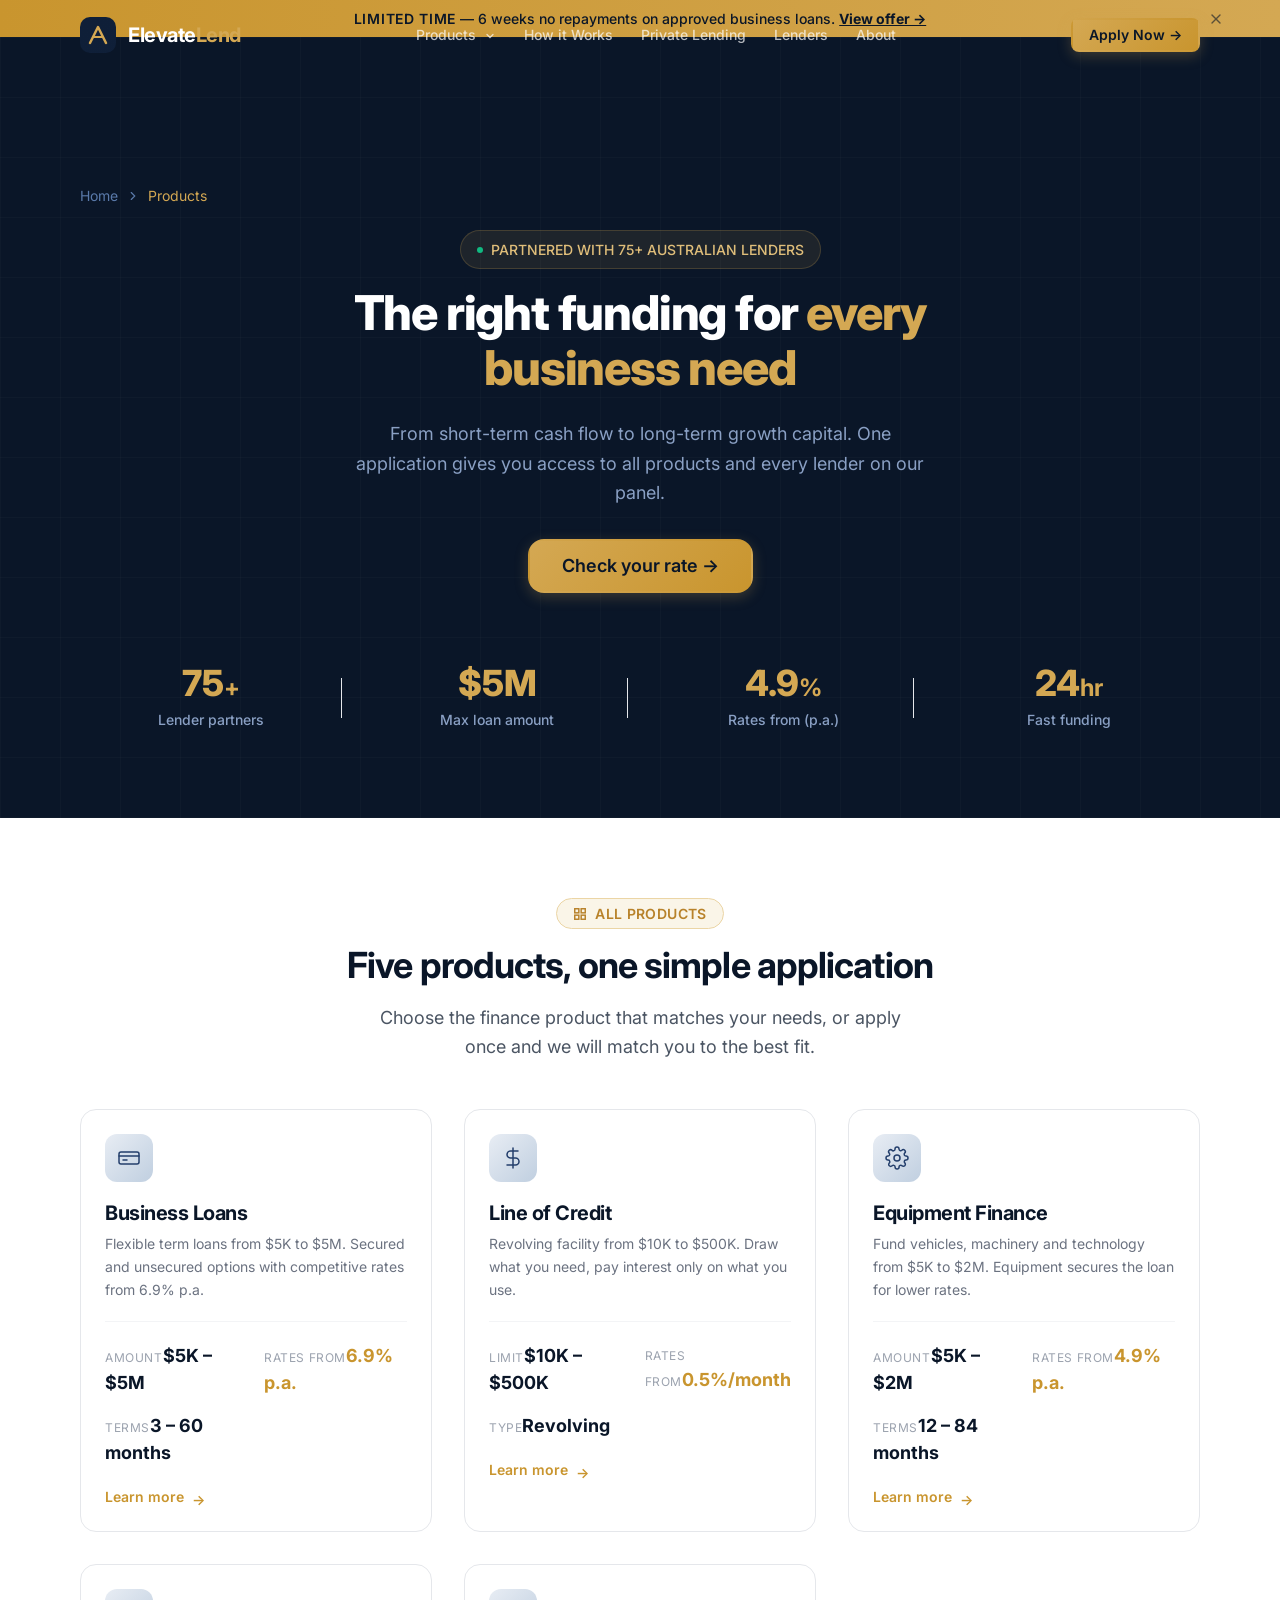
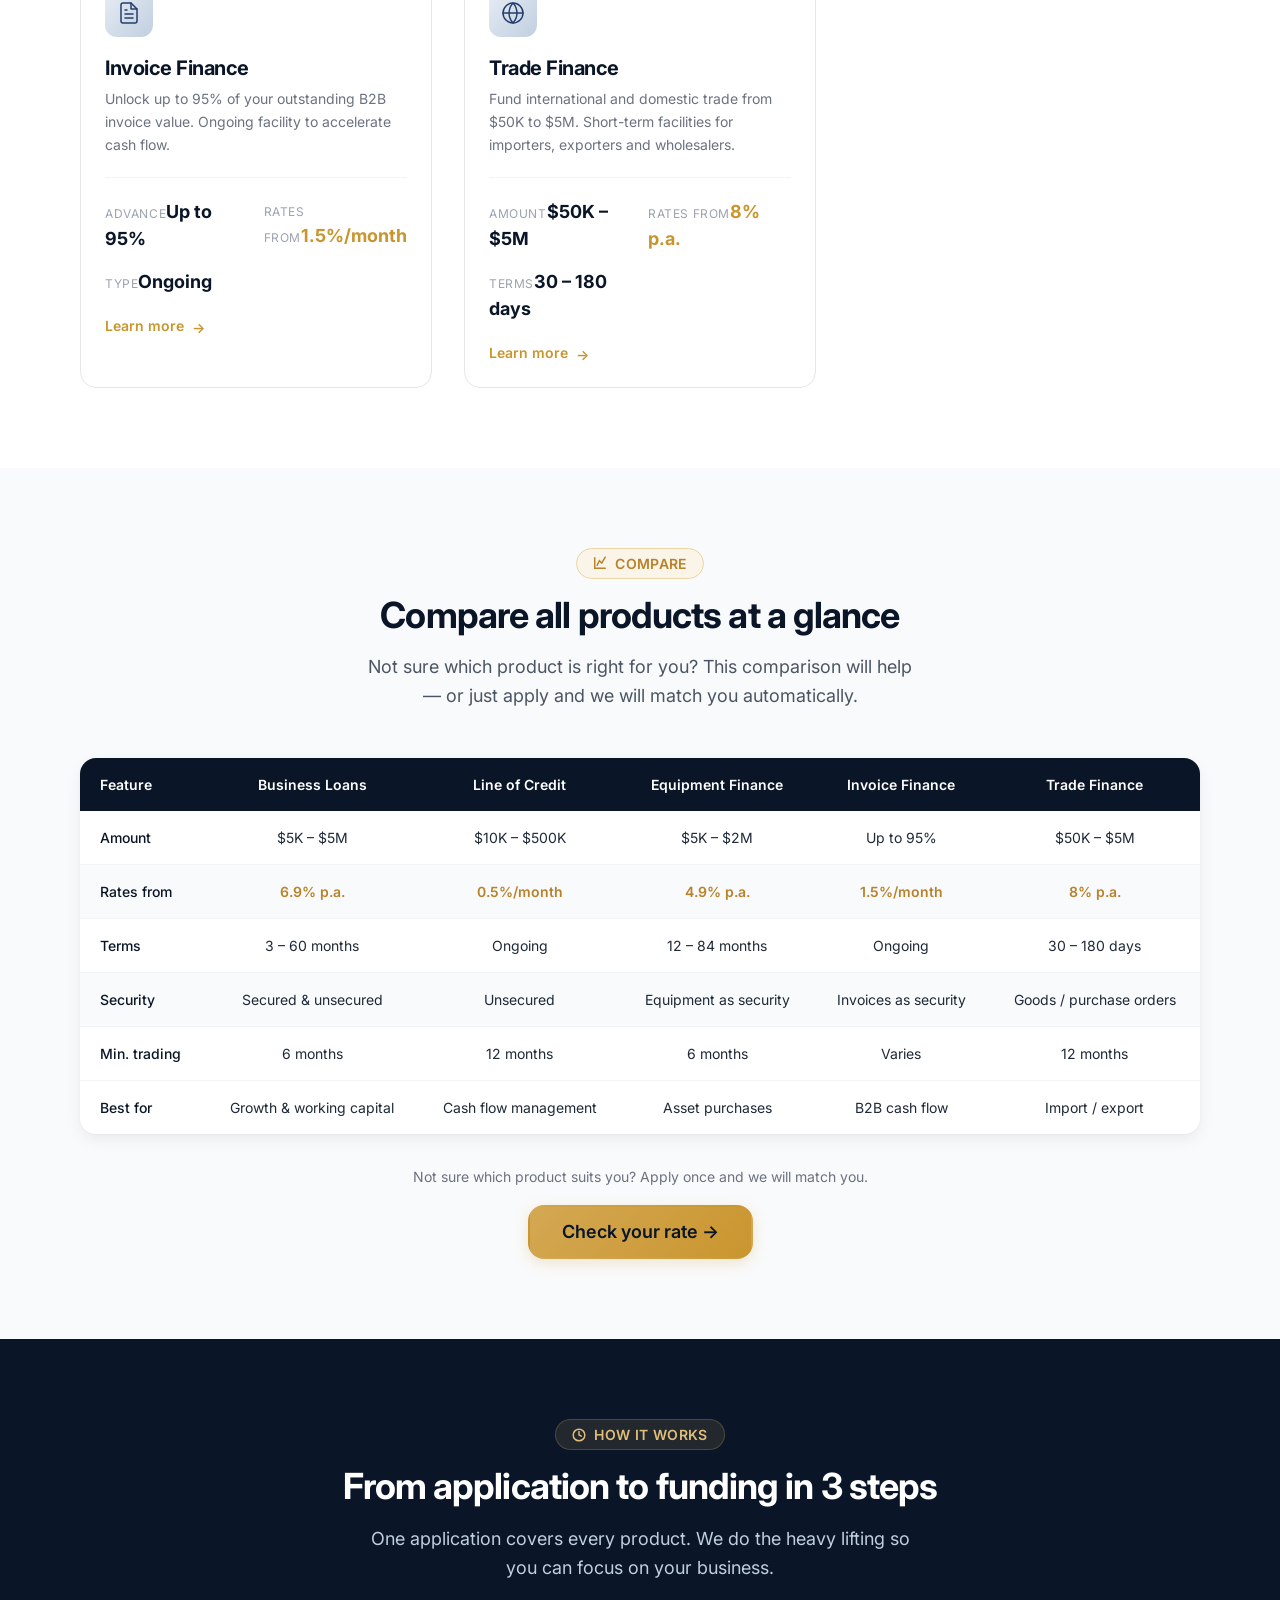
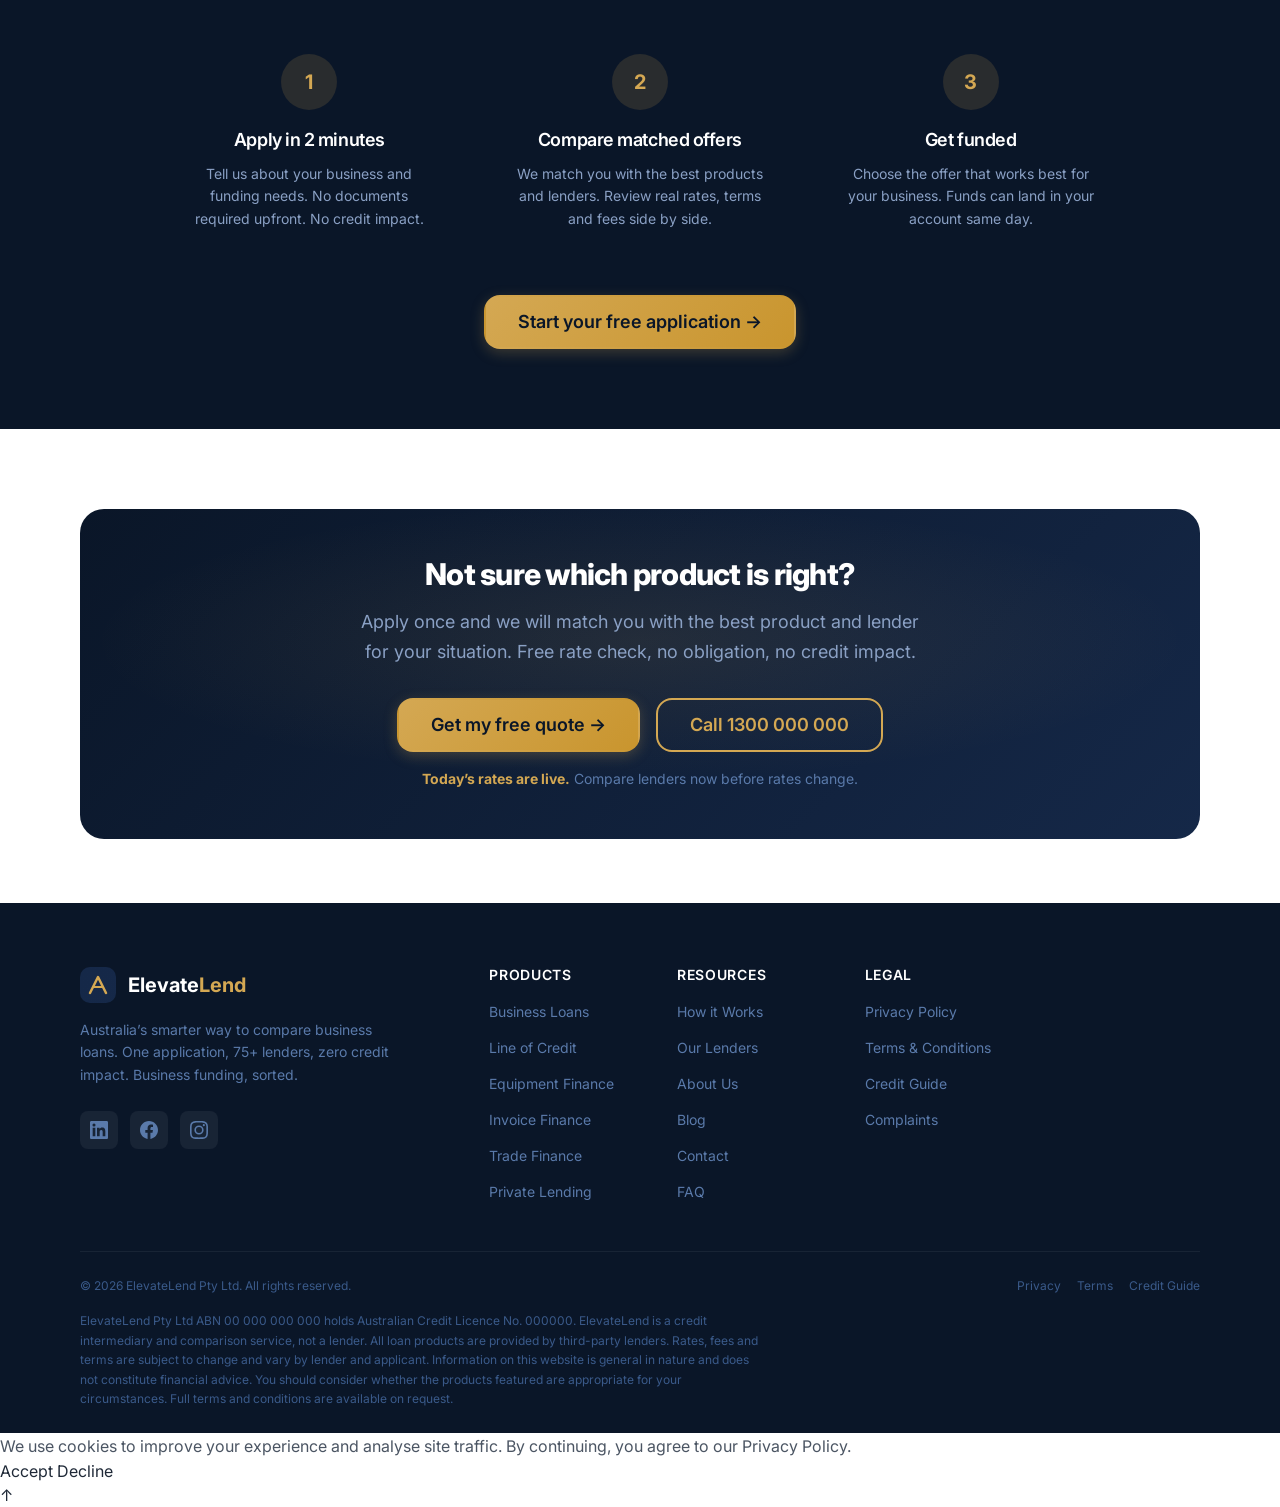
<file: products/index.html>
<!DOCTYPE html>
<html lang="en-AU">
<head>
  <meta charset="UTF-8">
  <meta name="viewport" content="width=device-width, initial-scale=1.0">
  <meta name="description" content="Explore ElevateLend's full range of business finance products — business loans, line of credit, equipment finance, invoice finance & trade finance. Compare 75+ lenders in one application.">
  <meta name="keywords" content="business finance products, business loans, line of credit, equipment finance, invoice finance, trade finance, Australian business funding">
  <meta name="author" content="ElevateLend">
  <meta name="robots" content="index, follow">

  <meta property="og:title" content="Business Finance Products | ElevateLend">
  <meta property="og:description" content="From working capital to trade finance — find the right funding product for your business. Compare 75+ Australian lenders.">
  <meta property="og:type" content="website">
  <meta property="og:url" content="https://elevatelend.com.au/products/">
  <meta property="og:locale" content="en_AU">

  <title>Business Finance Products | ElevateLend</title>

  <link rel="canonical" href="https://elevatelend.com.au/products/">
  <link rel="stylesheet" href="../css/style.css">
  <link rel="icon" type="image/svg+xml" href="data:image/svg+xml,<svg xmlns='http://www.w3.org/2000/svg' viewBox='0 0 32 32'><rect width='32' height='32' rx='8' fill='%230a1628'/><path d='M8 22l8-14 8 14' stroke='%23d4a853' stroke-width='3' fill='none' stroke-linecap='round' stroke-linejoin='round'/></svg>">
</head>
<body>

  <!-- PROMO BAR -->
  <div class="promo-bar" role="banner" id="promo-bar">
    <div class="container" style="position: relative;">
      <span style="font-weight: 600; letter-spacing: 0.05em; text-transform: uppercase;">LIMITED TIME</span> &mdash; 6 weeks no repayments on approved business loans. <a href="/#eofy-offer">View offer &rarr;</a>
      <button class="promo-bar__close" aria-label="Close promotional banner" onclick="document.getElementById('promo-bar').style.display='none'">
        <svg width="16" height="16" viewBox="0 0 24 24" fill="none" stroke="currentColor" stroke-width="2" stroke-linecap="round"><line x1="18" y1="6" x2="6" y2="18"/><line x1="6" y1="6" x2="18" y2="18"/></svg>
      </button>
    </div>
  </div>

  <!-- NAVIGATION -->
  <nav class="nav" id="main-nav" role="navigation" aria-label="Main navigation">
    <div class="container">
      <div class="nav__inner">
        <a href="/" class="nav__logo" aria-label="ElevateLend home">
          <svg class="nav__logo-icon" viewBox="0 0 36 36" fill="none" xmlns="http://www.w3.org/2000/svg" aria-hidden="true">
            <rect width="36" height="36" rx="10" fill="url(#logo-grad)"/>
            <path d="M10 26l8-16 8 16" stroke="#d4a853" stroke-width="2.5" fill="none" stroke-linecap="round" stroke-linejoin="round"/>
            <path d="M13 20h10" stroke="#d4a853" stroke-width="2" stroke-linecap="round"/>
            <defs><linearGradient id="logo-grad" x1="0" y1="0" x2="36" y2="36"><stop stop-color="#0f1f38"/><stop offset="1" stop-color="#152848"/></linearGradient></defs>
          </svg>
          <span class="nav__logo-text">Elevate<span>Lend</span></span>
        </a>
        <div class="nav__links">
          <div class="nav__link" style="position:relative; cursor:pointer;" id="products-dropdown-trigger">
            Products
            <svg width="12" height="12" viewBox="0 0 24 24" fill="none" stroke="currentColor" stroke-width="2.5" stroke-linecap="round" style="margin-left:4px; display:inline-block; vertical-align:middle;"><polyline points="6 9 12 15 18 9"/></svg>
            <div style="display:none; position:absolute; top:100%; left:0; min-width:220px; background:rgba(10,22,40,0.95); backdrop-filter:blur(16px); border-radius:var(--radius-lg); padding:var(--space-2) 0; box-shadow:var(--shadow-xl); border:1px solid rgba(255,255,255,0.08); z-index:var(--z-dropdown);" id="products-dropdown">
              <a href="/products/business-loans/" style="display:block; padding:var(--space-3) var(--space-5); font-size:var(--font-size-sm); color:rgba(255,255,255,0.8); transition:all 150ms;">Business Loans</a>
              <a href="/products/line-of-credit/" style="display:block; padding:var(--space-3) var(--space-5); font-size:var(--font-size-sm); color:rgba(255,255,255,0.8); transition:all 150ms;">Line of Credit</a>
              <a href="/products/equipment-finance/" style="display:block; padding:var(--space-3) var(--space-5); font-size:var(--font-size-sm); color:rgba(255,255,255,0.8); transition:all 150ms;">Equipment Finance</a>
              <a href="/products/invoice-finance/" style="display:block; padding:var(--space-3) var(--space-5); font-size:var(--font-size-sm); color:rgba(255,255,255,0.8); transition:all 150ms;">Invoice Finance</a>
              <a href="/products/trade-finance/" style="display:block; padding:var(--space-3) var(--space-5); font-size:var(--font-size-sm); color:rgba(255,255,255,0.8); transition:all 150ms;">Trade Finance</a>
            </div>
          </div>
          <a href="/how-it-works/" class="nav__link">How it Works</a>
          <a href="/private-lending/" class="nav__link">Private Lending</a>
          <a href="/lenders/" class="nav__link">Lenders</a>
          <a href="/about/" class="nav__link">About</a>
        </div>
        <div class="nav__actions">
          <a href="tel:1300000000" class="nav__link" style="display:none;" aria-label="Call us">
            <svg width="16" height="16" viewBox="0 0 24 24" fill="none" stroke="currentColor" stroke-width="2" stroke-linecap="round" style="display:inline-block; vertical-align:middle; margin-right:4px;"><path d="M22 16.92v3a2 2 0 01-2.18 2 19.79 19.79 0 01-8.63-3.07 19.5 19.5 0 01-6-6A19.79 19.79 0 012.12 4.18 2 2 0 014.11 2h3a2 2 0 012 1.72c.127.96.361 1.903.7 2.81a2 2 0 01-.45 2.11L8.09 9.91a16 16 0 006 6l1.27-1.27a2 2 0 012.11-.45c.907.339 1.85.573 2.81.7A2 2 0 0122 16.92z"/></svg>
            1300 000 000
          </a>
          <a href="/apply/" class="btn btn--primary btn--sm nav__cta">Apply Now &rarr;</a>
          <button class="nav__toggle" data-nav-toggle aria-label="Toggle navigation menu" aria-expanded="false">
            <svg class="nav__toggle-icon" viewBox="0 0 24 24" fill="none" stroke="currentColor" stroke-width="2" stroke-linecap="round"><line x1="3" y1="6" x2="21" y2="6"/><line x1="3" y1="12" x2="21" y2="12"/><line x1="3" y1="18" x2="21" y2="18"/></svg>
          </button>
        </div>
      </div>
    </div>
    <div class="nav__mobile-menu" data-nav-menu>
      <a href="/products/business-loans/" class="nav__mobile-link">Business Loans</a>
      <a href="/products/line-of-credit/" class="nav__mobile-link">Line of Credit</a>
      <a href="/products/equipment-finance/" class="nav__mobile-link">Equipment Finance</a>
      <a href="/products/invoice-finance/" class="nav__mobile-link">Invoice Finance</a>
      <a href="/products/trade-finance/" class="nav__mobile-link">Trade Finance</a>
      <a href="/how-it-works/" class="nav__mobile-link">How it Works</a>
      <a href="/private-lending/" class="nav__mobile-link">Private Lending</a>
      <a href="/lenders/" class="nav__mobile-link">Lenders</a>
      <a href="/about/" class="nav__mobile-link">About</a>
      <div class="nav__mobile-cta">
        <a href="/apply/" class="btn btn--primary btn--block">Apply Now &rarr;</a>
      </div>
    </div>
  </nav>

  <!-- INNER PAGE HERO -->
  <section class="section--dark" style="padding-top: calc(var(--space-32) + 20px); padding-bottom: var(--space-16); position: relative; overflow: hidden;">
    <div class="hero__grid-pattern" aria-hidden="true"></div>
    <div class="container" style="position: relative; z-index: 1;">
      <!-- Breadcrumb -->
      <nav aria-label="Breadcrumb" style="margin-bottom: var(--space-6);">
        <ol style="display: flex; align-items: center; gap: var(--space-2); list-style: none; font-size: var(--font-size-sm); color: var(--color-navy-300);">
          <li><a href="/" style="color: var(--color-navy-300); transition: color 150ms;">Home</a></li>
          <li><svg width="14" height="14" viewBox="0 0 24 24" fill="none" stroke="currentColor" stroke-width="2" stroke-linecap="round"><polyline points="9 18 15 12 9 6"/></svg></li>
          <li style="color: var(--color-gold-400);">Products</li>
        </ol>
      </nav>

      <div style="text-align: center; max-width: 720px; margin-inline: auto;">
        <div class="hero__badge" style="margin-bottom: var(--space-4);">
          <span class="hero__badge-dot" aria-hidden="true"></span>
          PARTNERED WITH 75+ AUSTRALIAN LENDERS
        </div>
        <h1 style="font-size: var(--font-size-5xl); font-weight: var(--font-weight-extrabold); color: var(--color-white); line-height: var(--line-height-tight); margin-bottom: var(--space-6);">
          The right funding for <span style="color: var(--color-gold-400);">every business need</span>
        </h1>
        <p style="font-size: var(--font-size-lg); color: var(--color-navy-200); margin-bottom: var(--space-8); max-width: 580px; margin-inline: auto;">
          From short-term cash flow to long-term growth capital. One application gives you access to all products and every lender on our panel.
        </p>
        <a href="/apply/" class="btn btn--primary btn--lg btn--pulse">Check your rate &rarr;</a>
      </div>

      <!-- Stats -->
      <div class="stats stats--divided" style="grid-template-columns: repeat(4, 1fr); margin-top: var(--space-12);">
        <div class="stat">
          <div class="stat__value">75<span class="stat__value-suffix">+</span></div>
          <div class="stat__label">Lender partners</div>
        </div>
        <div class="stat">
          <div class="stat__value">$5M</div>
          <div class="stat__label">Max loan amount</div>
        </div>
        <div class="stat">
          <div class="stat__value">4.9<span class="stat__value-suffix">%</span></div>
          <div class="stat__label">Rates from (p.a.)</div>
        </div>
        <div class="stat">
          <div class="stat__value">24<span class="stat__value-suffix">hr</span></div>
          <div class="stat__label">Fast funding</div>
        </div>
      </div>
    </div>
  </section>

  <!-- PRODUCT CARDS -->
  <section class="section" id="all-products">
    <div class="container">
      <div class="section-header">
        <span class="section-header__badge">
          <svg width="14" height="14" viewBox="0 0 24 24" fill="none" stroke="currentColor" stroke-width="2.5" stroke-linecap="round"><rect x="3" y="3" width="7" height="7"/><rect x="14" y="3" width="7" height="7"/><rect x="3" y="14" width="7" height="7"/><rect x="14" y="14" width="7" height="7"/></svg>
          ALL PRODUCTS
        </span>
        <h2 class="section-header__title">Five products, one simple application</h2>
        <p class="section-header__subtitle">Choose the finance product that matches your needs, or apply once and we will match you to the best fit.</p>
      </div>

      <div class="product-cards" style="display: grid; grid-template-columns: repeat(auto-fit, minmax(340px, 1fr)); gap: var(--space-8);">

        <!-- Business Loans -->
        <div class="product-card">
          <div class="product-card__icon">
            <svg viewBox="0 0 24 24" fill="none" stroke="currentColor" stroke-width="1.5" stroke-linecap="round" stroke-linejoin="round"><rect x="2" y="6" width="20" height="12" rx="2"/><path d="M2 10h20"/><path d="M6 14h4"/></svg>
          </div>
          <h3 class="product-card__title">Business Loans</h3>
          <p class="product-card__description">Flexible term loans from $5K to $5M. Secured and unsecured options with competitive rates from 6.9% p.a.</p>
          <div class="product-card__details">
            <div><span class="product-card__detail-label">Amount</span><span class="product-card__detail-value">$5K &ndash; $5M</span></div>
            <div><span class="product-card__detail-label">Rates from</span><span class="product-card__detail-value product-card__detail-value--highlight">6.9% p.a.</span></div>
            <div><span class="product-card__detail-label">Terms</span><span class="product-card__detail-value">3 &ndash; 60 months</span></div>
          </div>
          <div class="product-card__footer">
            <a href="/products/business-loans/" class="product-card__link">
              Learn more <span class="product-card__link-arrow">&rarr;</span>
            </a>
          </div>
        </div>

        <!-- Line of Credit -->
        <div class="product-card">
          <div class="product-card__icon">
            <svg viewBox="0 0 24 24" fill="none" stroke="currentColor" stroke-width="1.5" stroke-linecap="round" stroke-linejoin="round"><path d="M12 2v20M17 5H9.5a3.5 3.5 0 000 7h5a3.5 3.5 0 010 7H6"/></svg>
          </div>
          <h3 class="product-card__title">Line of Credit</h3>
          <p class="product-card__description">Revolving facility from $10K to $500K. Draw what you need, pay interest only on what you use.</p>
          <div class="product-card__details">
            <div><span class="product-card__detail-label">Limit</span><span class="product-card__detail-value">$10K &ndash; $500K</span></div>
            <div><span class="product-card__detail-label">Rates from</span><span class="product-card__detail-value product-card__detail-value--highlight">0.5%/month</span></div>
            <div><span class="product-card__detail-label">Type</span><span class="product-card__detail-value">Revolving</span></div>
          </div>
          <div class="product-card__footer">
            <a href="/products/line-of-credit/" class="product-card__link">
              Learn more <span class="product-card__link-arrow">&rarr;</span>
            </a>
          </div>
        </div>

        <!-- Equipment Finance -->
        <div class="product-card">
          <div class="product-card__icon">
            <svg viewBox="0 0 24 24" fill="none" stroke="currentColor" stroke-width="1.5" stroke-linecap="round" stroke-linejoin="round"><circle cx="12" cy="12" r="3"/><path d="M19.4 15a1.65 1.65 0 00.33 1.82l.06.06a2 2 0 010 2.83 2 2 0 01-2.83 0l-.06-.06a1.65 1.65 0 00-1.82-.33 1.65 1.65 0 00-1 1.51V21a2 2 0 01-4 0v-.09A1.65 1.65 0 009 19.4a1.65 1.65 0 00-1.82.33l-.06.06a2 2 0 01-2.83 0 2 2 0 010-2.83l.06-.06A1.65 1.65 0 004.68 15a1.65 1.65 0 00-1.51-1H3a2 2 0 010-4h.09A1.65 1.65 0 004.6 9a1.65 1.65 0 00-.33-1.82l-.06-.06a2 2 0 112.83-2.83l.06.06A1.65 1.65 0 009 4.68a1.65 1.65 0 001-1.51V3a2 2 0 014 0v.09a1.65 1.65 0 001 1.51 1.65 1.65 0 001.82-.33l.06-.06a2 2 0 012.83 2.83l-.06.06a1.65 1.65 0 00-.33 1.82V9c.26.604.852.997 1.51 1H21a2 2 0 010 4h-.09a1.65 1.65 0 00-1.51 1z"/></svg>
          </div>
          <h3 class="product-card__title">Equipment Finance</h3>
          <p class="product-card__description">Fund vehicles, machinery and technology from $5K to $2M. Equipment secures the loan for lower rates.</p>
          <div class="product-card__details">
            <div><span class="product-card__detail-label">Amount</span><span class="product-card__detail-value">$5K &ndash; $2M</span></div>
            <div><span class="product-card__detail-label">Rates from</span><span class="product-card__detail-value product-card__detail-value--highlight">4.9% p.a.</span></div>
            <div><span class="product-card__detail-label">Terms</span><span class="product-card__detail-value">12 &ndash; 84 months</span></div>
          </div>
          <div class="product-card__footer">
            <a href="/products/equipment-finance/" class="product-card__link">
              Learn more <span class="product-card__link-arrow">&rarr;</span>
            </a>
          </div>
        </div>

        <!-- Invoice Finance -->
        <div class="product-card">
          <div class="product-card__icon">
            <svg viewBox="0 0 24 24" fill="none" stroke="currentColor" stroke-width="1.5" stroke-linecap="round" stroke-linejoin="round"><path d="M14 2H6a2 2 0 00-2 2v16a2 2 0 002 2h12a2 2 0 002-2V8z"/><polyline points="14 2 14 8 20 8"/><line x1="16" y1="13" x2="8" y2="13"/><line x1="16" y1="17" x2="8" y2="17"/><polyline points="10 9 9 9 8 9"/></svg>
          </div>
          <h3 class="product-card__title">Invoice Finance</h3>
          <p class="product-card__description">Unlock up to 95% of your outstanding B2B invoice value. Ongoing facility to accelerate cash flow.</p>
          <div class="product-card__details">
            <div><span class="product-card__detail-label">Advance</span><span class="product-card__detail-value">Up to 95%</span></div>
            <div><span class="product-card__detail-label">Rates from</span><span class="product-card__detail-value product-card__detail-value--highlight">1.5%/month</span></div>
            <div><span class="product-card__detail-label">Type</span><span class="product-card__detail-value">Ongoing</span></div>
          </div>
          <div class="product-card__footer">
            <a href="/products/invoice-finance/" class="product-card__link">
              Learn more <span class="product-card__link-arrow">&rarr;</span>
            </a>
          </div>
        </div>

        <!-- Trade Finance -->
        <div class="product-card">
          <div class="product-card__icon">
            <svg viewBox="0 0 24 24" fill="none" stroke="currentColor" stroke-width="1.5" stroke-linecap="round" stroke-linejoin="round"><circle cx="12" cy="12" r="10"/><line x1="2" y1="12" x2="22" y2="12"/><path d="M12 2a15.3 15.3 0 014 10 15.3 15.3 0 01-4 10 15.3 15.3 0 01-4-10 15.3 15.3 0 014-10z"/></svg>
          </div>
          <h3 class="product-card__title">Trade Finance</h3>
          <p class="product-card__description">Fund international and domestic trade from $50K to $5M. Short-term facilities for importers, exporters and wholesalers.</p>
          <div class="product-card__details">
            <div><span class="product-card__detail-label">Amount</span><span class="product-card__detail-value">$50K &ndash; $5M</span></div>
            <div><span class="product-card__detail-label">Rates from</span><span class="product-card__detail-value product-card__detail-value--highlight">8% p.a.</span></div>
            <div><span class="product-card__detail-label">Terms</span><span class="product-card__detail-value">30 &ndash; 180 days</span></div>
          </div>
          <div class="product-card__footer">
            <a href="/products/trade-finance/" class="product-card__link">
              Learn more <span class="product-card__link-arrow">&rarr;</span>
            </a>
          </div>
        </div>

      </div>
    </div>
  </section>

  <!-- COMPARISON TABLE -->
  <section class="section section--gray">
    <div class="container">
      <div class="section-header">
        <span class="section-header__badge">
          <svg width="14" height="14" viewBox="0 0 24 24" fill="none" stroke="currentColor" stroke-width="2.5" stroke-linecap="round"><path d="M3 3v18h18"/><path d="M7 16l4-8 4 4 6-10"/></svg>
          COMPARE
        </span>
        <h2 class="section-header__title">Compare all products at a glance</h2>
        <p class="section-header__subtitle">Not sure which product is right for you? This comparison will help &mdash; or just apply and we will match you automatically.</p>
      </div>

      <div style="overflow-x: auto; border-radius: var(--radius-xl); box-shadow: var(--shadow-card);">
        <table style="width: 100%; min-width: 800px; border-collapse: collapse; background: var(--color-white); font-size: var(--font-size-sm);">
          <thead>
            <tr style="background: var(--color-navy-900); color: var(--color-white);">
              <th style="padding: var(--space-4) var(--space-5); text-align: left; font-weight: var(--font-weight-semibold);">Feature</th>
              <th style="padding: var(--space-4) var(--space-5); text-align: center; font-weight: var(--font-weight-semibold);">Business Loans</th>
              <th style="padding: var(--space-4) var(--space-5); text-align: center; font-weight: var(--font-weight-semibold);">Line of Credit</th>
              <th style="padding: var(--space-4) var(--space-5); text-align: center; font-weight: var(--font-weight-semibold);">Equipment Finance</th>
              <th style="padding: var(--space-4) var(--space-5); text-align: center; font-weight: var(--font-weight-semibold);">Invoice Finance</th>
              <th style="padding: var(--space-4) var(--space-5); text-align: center; font-weight: var(--font-weight-semibold);">Trade Finance</th>
            </tr>
          </thead>
          <tbody>
            <tr style="border-bottom: 1px solid var(--color-gray-100);">
              <td style="padding: var(--space-4) var(--space-5); font-weight: var(--font-weight-medium); color: var(--color-navy-900);">Amount</td>
              <td style="padding: var(--space-4) var(--space-5); text-align: center;">$5K &ndash; $5M</td>
              <td style="padding: var(--space-4) var(--space-5); text-align: center;">$10K &ndash; $500K</td>
              <td style="padding: var(--space-4) var(--space-5); text-align: center;">$5K &ndash; $2M</td>
              <td style="padding: var(--space-4) var(--space-5); text-align: center;">Up to 95%</td>
              <td style="padding: var(--space-4) var(--space-5); text-align: center;">$50K &ndash; $5M</td>
            </tr>
            <tr style="border-bottom: 1px solid var(--color-gray-100); background: var(--color-gray-50);">
              <td style="padding: var(--space-4) var(--space-5); font-weight: var(--font-weight-medium); color: var(--color-navy-900);">Rates from</td>
              <td style="padding: var(--space-4) var(--space-5); text-align: center; color: var(--color-gold-600); font-weight: var(--font-weight-semibold);">6.9% p.a.</td>
              <td style="padding: var(--space-4) var(--space-5); text-align: center; color: var(--color-gold-600); font-weight: var(--font-weight-semibold);">0.5%/month</td>
              <td style="padding: var(--space-4) var(--space-5); text-align: center; color: var(--color-gold-600); font-weight: var(--font-weight-semibold);">4.9% p.a.</td>
              <td style="padding: var(--space-4) var(--space-5); text-align: center; color: var(--color-gold-600); font-weight: var(--font-weight-semibold);">1.5%/month</td>
              <td style="padding: var(--space-4) var(--space-5); text-align: center; color: var(--color-gold-600); font-weight: var(--font-weight-semibold);">8% p.a.</td>
            </tr>
            <tr style="border-bottom: 1px solid var(--color-gray-100);">
              <td style="padding: var(--space-4) var(--space-5); font-weight: var(--font-weight-medium); color: var(--color-navy-900);">Terms</td>
              <td style="padding: var(--space-4) var(--space-5); text-align: center;">3 &ndash; 60 months</td>
              <td style="padding: var(--space-4) var(--space-5); text-align: center;">Ongoing</td>
              <td style="padding: var(--space-4) var(--space-5); text-align: center;">12 &ndash; 84 months</td>
              <td style="padding: var(--space-4) var(--space-5); text-align: center;">Ongoing</td>
              <td style="padding: var(--space-4) var(--space-5); text-align: center;">30 &ndash; 180 days</td>
            </tr>
            <tr style="border-bottom: 1px solid var(--color-gray-100); background: var(--color-gray-50);">
              <td style="padding: var(--space-4) var(--space-5); font-weight: var(--font-weight-medium); color: var(--color-navy-900);">Security</td>
              <td style="padding: var(--space-4) var(--space-5); text-align: center;">Secured &amp; unsecured</td>
              <td style="padding: var(--space-4) var(--space-5); text-align: center;">Unsecured</td>
              <td style="padding: var(--space-4) var(--space-5); text-align: center;">Equipment as security</td>
              <td style="padding: var(--space-4) var(--space-5); text-align: center;">Invoices as security</td>
              <td style="padding: var(--space-4) var(--space-5); text-align: center;">Goods / purchase orders</td>
            </tr>
            <tr style="border-bottom: 1px solid var(--color-gray-100);">
              <td style="padding: var(--space-4) var(--space-5); font-weight: var(--font-weight-medium); color: var(--color-navy-900);">Min. trading</td>
              <td style="padding: var(--space-4) var(--space-5); text-align: center;">6 months</td>
              <td style="padding: var(--space-4) var(--space-5); text-align: center;">12 months</td>
              <td style="padding: var(--space-4) var(--space-5); text-align: center;">6 months</td>
              <td style="padding: var(--space-4) var(--space-5); text-align: center;">Varies</td>
              <td style="padding: var(--space-4) var(--space-5); text-align: center;">12 months</td>
            </tr>
            <tr>
              <td style="padding: var(--space-4) var(--space-5); font-weight: var(--font-weight-medium); color: var(--color-navy-900);">Best for</td>
              <td style="padding: var(--space-4) var(--space-5); text-align: center;">Growth &amp; working capital</td>
              <td style="padding: var(--space-4) var(--space-5); text-align: center;">Cash flow management</td>
              <td style="padding: var(--space-4) var(--space-5); text-align: center;">Asset purchases</td>
              <td style="padding: var(--space-4) var(--space-5); text-align: center;">B2B cash flow</td>
              <td style="padding: var(--space-4) var(--space-5); text-align: center;">Import / export</td>
            </tr>
          </tbody>
        </table>
      </div>

      <div style="text-align: center; margin-top: var(--space-8);">
        <p style="font-size: var(--font-size-sm); color: var(--color-gray-500); margin-bottom: var(--space-4);">Not sure which product suits you? Apply once and we will match you.</p>
        <a href="/apply/" class="btn btn--primary btn--lg">Check your rate &rarr;</a>
      </div>
    </div>
  </section>

  <!-- HOW IT WORKS -->
  <section class="section section--dark">
    <div class="container">
      <div class="section-header">
        <span class="section-header__badge">
          <svg width="14" height="14" viewBox="0 0 24 24" fill="none" stroke="currentColor" stroke-width="2.5" stroke-linecap="round"><circle cx="12" cy="12" r="10"/><polyline points="12 6 12 12 16 14"/></svg>
          HOW IT WORKS
        </span>
        <h2 class="section-header__title">From application to funding in 3 steps</h2>
        <p class="section-header__subtitle">One application covers every product. We do the heavy lifting so you can focus on your business.</p>
      </div>

      <div style="display: grid; grid-template-columns: repeat(auto-fit, minmax(280px, 1fr)); gap: var(--space-8); max-width: 960px; margin-inline: auto;">
        <div style="text-align: center; padding: var(--space-6);">
          <div style="width: 56px; height: 56px; border-radius: var(--radius-full); background: rgba(212, 168, 83, 0.15); color: var(--color-gold-400); display: flex; align-items: center; justify-content: center; margin: 0 auto var(--space-5); font-size: var(--font-size-xl); font-weight: var(--font-weight-bold);">1</div>
          <h3 style="font-size: var(--font-size-lg); font-weight: var(--font-weight-semibold); color: var(--color-white); margin-bottom: var(--space-3);">Apply in 2 minutes</h3>
          <p style="font-size: var(--font-size-sm); color: var(--color-navy-200);">Tell us about your business and funding needs. No documents required upfront. No credit impact.</p>
        </div>
        <div style="text-align: center; padding: var(--space-6);">
          <div style="width: 56px; height: 56px; border-radius: var(--radius-full); background: rgba(212, 168, 83, 0.15); color: var(--color-gold-400); display: flex; align-items: center; justify-content: center; margin: 0 auto var(--space-5); font-size: var(--font-size-xl); font-weight: var(--font-weight-bold);">2</div>
          <h3 style="font-size: var(--font-size-lg); font-weight: var(--font-weight-semibold); color: var(--color-white); margin-bottom: var(--space-3);">Compare matched offers</h3>
          <p style="font-size: var(--font-size-sm); color: var(--color-navy-200);">We match you with the best products and lenders. Review real rates, terms and fees side by side.</p>
        </div>
        <div style="text-align: center; padding: var(--space-6);">
          <div style="width: 56px; height: 56px; border-radius: var(--radius-full); background: rgba(212, 168, 83, 0.15); color: var(--color-gold-400); display: flex; align-items: center; justify-content: center; margin: 0 auto var(--space-5); font-size: var(--font-size-xl); font-weight: var(--font-weight-bold);">3</div>
          <h3 style="font-size: var(--font-size-lg); font-weight: var(--font-weight-semibold); color: var(--color-white); margin-bottom: var(--space-3);">Get funded</h3>
          <p style="font-size: var(--font-size-sm); color: var(--color-navy-200);">Choose the offer that works best for your business. Funds can land in your account same day.</p>
        </div>
      </div>

      <div style="text-align: center; margin-top: var(--space-10);">
        <a href="/apply/" class="btn btn--primary btn--lg">Start your free application &rarr;</a>
      </div>
    </div>
  </section>

  <!-- FINAL CTA -->
  <section class="section" style="padding-bottom: var(--space-16);">
    <div class="container">
      <div class="cta">
        <div class="cta__content">
          <h2 class="cta__title">Not sure which product is right?</h2>
          <p class="cta__subtitle">Apply once and we will match you with the best product and lender for your situation. Free rate check, no obligation, no credit impact.</p>
          <div class="cta__actions">
            <a href="/apply/" class="btn btn--primary btn--lg btn--pulse">Get my free quote &rarr;</a>
            <a href="tel:1300000000" class="btn btn--outline btn--lg">Call 1300 000 000</a>
          </div>
          <p class="scarcity-notice" style="margin-top: var(--space-4);">
            <strong>Today&rsquo;s rates are live.</strong> Compare lenders now before rates change.
          </p>
        </div>
      </div>
    </div>
  </section>

  <!-- FOOTER -->
  <footer class="footer" role="contentinfo">
    <div class="container">
      <div class="footer__grid">
        <div class="footer__brand">
          <a href="/" class="footer__logo" aria-label="ElevateLend home">
            <svg width="36" height="36" viewBox="0 0 36 36" fill="none" xmlns="http://www.w3.org/2000/svg" aria-hidden="true">
              <rect width="36" height="36" rx="10" fill="url(#logo-grad-footer)"/>
              <path d="M10 26l8-16 8 16" stroke="#d4a853" stroke-width="2.5" fill="none" stroke-linecap="round" stroke-linejoin="round"/>
              <path d="M13 20h10" stroke="#d4a853" stroke-width="2" stroke-linecap="round"/>
              <defs><linearGradient id="logo-grad-footer" x1="0" y1="0" x2="36" y2="36"><stop stop-color="#152848"/><stop offset="1" stop-color="#1b3358"/></linearGradient></defs>
            </svg>
            <span class="footer__logo-text">Elevate<span>Lend</span></span>
          </a>
          <p class="footer__tagline">Australia&rsquo;s smarter way to compare business loans. One application, 75+ lenders, zero credit impact. Business funding, sorted.</p>
          <div class="footer__social">
            <a href="#" class="footer__social-link" aria-label="Follow us on LinkedIn">
              <svg class="footer__social-icon" viewBox="0 0 24 24" fill="currentColor"><path d="M20.447 20.452h-3.554v-5.569c0-1.328-.027-3.037-1.852-3.037-1.853 0-2.136 1.445-2.136 2.939v5.667H9.351V9h3.414v1.561h.046c.477-.9 1.637-1.85 3.37-1.85 3.601 0 4.267 2.37 4.267 5.455v6.286zM5.337 7.433a2.062 2.062 0 01-2.063-2.065 2.064 2.064 0 112.063 2.065zm1.782 13.019H3.555V9h3.564v11.452zM22.225 0H1.771C.792 0 0 .774 0 1.729v20.542C0 23.227.792 24 1.771 24h20.451C23.2 24 24 23.227 24 22.271V1.729C24 .774 23.2 0 22.222 0h.003z"/></svg>
            </a>
            <a href="#" class="footer__social-link" aria-label="Follow us on Facebook">
              <svg class="footer__social-icon" viewBox="0 0 24 24" fill="currentColor"><path d="M24 12.073c0-6.627-5.373-12-12-12s-12 5.373-12 12c0 5.99 4.388 10.954 10.125 11.854v-8.385H7.078v-3.47h3.047V9.43c0-3.007 1.792-4.669 4.533-4.669 1.312 0 2.686.235 2.686.235v2.953H15.83c-1.491 0-1.956.925-1.956 1.874v2.25h3.328l-.532 3.47h-2.796v8.385C19.612 23.027 24 18.062 24 12.073z"/></svg>
            </a>
            <a href="#" class="footer__social-link" aria-label="Follow us on Instagram">
              <svg class="footer__social-icon" viewBox="0 0 24 24" fill="currentColor"><path d="M12 2.163c3.204 0 3.584.012 4.85.07 3.252.148 4.771 1.691 4.919 4.919.058 1.265.069 1.645.069 4.849 0 3.205-.012 3.584-.069 4.849-.149 3.225-1.664 4.771-4.919 4.919-1.266.058-1.644.07-4.85.07-3.204 0-3.584-.012-4.849-.07-3.26-.149-4.771-1.699-4.919-4.92-.058-1.265-.07-1.644-.07-4.849 0-3.204.013-3.583.07-4.849.149-3.227 1.664-4.771 4.919-4.919 1.266-.057 1.645-.069 4.849-.069zM12 0C8.741 0 8.333.014 7.053.072 2.695.272.273 2.69.073 7.052.014 8.333 0 8.741 0 12c0 3.259.014 3.668.072 4.948.2 4.358 2.618 6.78 6.98 6.98C8.333 23.986 8.741 24 12 24c3.259 0 3.668-.014 4.948-.072 4.354-.2 6.782-2.618 6.979-6.98.059-1.28.073-1.689.073-4.948 0-3.259-.014-3.667-.072-4.947-.196-4.354-2.617-6.78-6.979-6.98C15.668.014 15.259 0 12 0zm0 5.838a6.162 6.162 0 100 12.324 6.162 6.162 0 000-12.324zM12 16a4 4 0 110-8 4 4 0 010 8zm6.406-11.845a1.44 1.44 0 100 2.881 1.44 1.44 0 000-2.881z"/></svg>
            </a>
          </div>
        </div>
        <div>
          <h4 class="footer__nav-title">Products</h4>
          <ul class="footer__nav-list">
            <li><a href="/products/business-loans/" class="footer__nav-link">Business Loans</a></li>
            <li><a href="/products/line-of-credit/" class="footer__nav-link">Line of Credit</a></li>
            <li><a href="/products/equipment-finance/" class="footer__nav-link">Equipment Finance</a></li>
            <li><a href="/products/invoice-finance/" class="footer__nav-link">Invoice Finance</a></li>
            <li><a href="/products/trade-finance/" class="footer__nav-link">Trade Finance</a></li>
            <li><a href="/private-lending/" class="footer__nav-link">Private Lending</a></li>
          </ul>
        </div>
        <div>
          <h4 class="footer__nav-title">Resources</h4>
          <ul class="footer__nav-list">
            <li><a href="/how-it-works/" class="footer__nav-link">How it Works</a></li>
            <li><a href="/lenders/" class="footer__nav-link">Our Lenders</a></li>
            <li><a href="/about/" class="footer__nav-link">About Us</a></li>
            <li><a href="/blog/" class="footer__nav-link">Blog</a></li>
            <li><a href="/contact/" class="footer__nav-link">Contact</a></li>
            <li><a href="/faq/" class="footer__nav-link">FAQ</a></li>
          </ul>
        </div>
        <div>
          <h4 class="footer__nav-title">Legal</h4>
          <ul class="footer__nav-list">
            <li><a href="/privacy/" class="footer__nav-link">Privacy Policy</a></li>
            <li><a href="/terms/" class="footer__nav-link">Terms &amp; Conditions</a></li>
            <li><a href="/credit-guide/" class="footer__nav-link">Credit Guide</a></li>
            <li><a href="/complaints/" class="footer__nav-link">Complaints</a></li>
          </ul>
        </div>
      </div>
      <div class="footer__bottom">
        <div class="footer__bottom-inner">
          <p class="footer__copyright">&copy; 2026 ElevateLend Pty Ltd. All rights reserved.</p>
          <div class="footer__legal">
            <a href="/privacy/" class="footer__legal-link">Privacy</a>
            <a href="/terms/" class="footer__legal-link">Terms</a>
            <a href="/credit-guide/" class="footer__legal-link">Credit Guide</a>
          </div>
        </div>
        <p class="footer__disclaimer">
          ElevateLend Pty Ltd ABN 00 000 000 000 holds Australian Credit Licence No. 000000. ElevateLend is a credit intermediary and comparison service, not a lender. All loan products are provided by third-party lenders. Rates, fees and terms are subject to change and vary by lender and applicant. Information on this website is general in nature and does not constitute financial advice. You should consider whether the products featured are appropriate for your circumstances. Full terms and conditions are available on request.
        </p>
      </div>
    </div>
  </footer>

  <script>
    // Products dropdown
    (function() {
      var trigger = document.getElementById('products-dropdown-trigger');
      var dropdown = document.getElementById('products-dropdown');
      if (!trigger || !dropdown) return;
      trigger.addEventListener('mouseenter', function() { dropdown.style.display = 'block'; });
      trigger.addEventListener('mouseleave', function() { dropdown.style.display = 'none'; });
    })();

    // Mobile nav toggle
    (function() {
      var toggle = document.querySelector('.nav__toggle');
      var menu = document.querySelector('.nav__mobile-menu');
      if (!toggle || !menu) return;
      toggle.addEventListener('click', function() {
        var isOpen = menu.classList.toggle('is-open');
        toggle.setAttribute('aria-expanded', String(isOpen));
      });
      menu.querySelectorAll('a').forEach(function(link) {
        link.addEventListener('click', function() {
          menu.classList.remove('is-open');
          toggle.setAttribute('aria-expanded', 'false');
        });
      });
    })();
  </script>

  <script src="../js/main.js"></script>
</body>
</html>
</file>
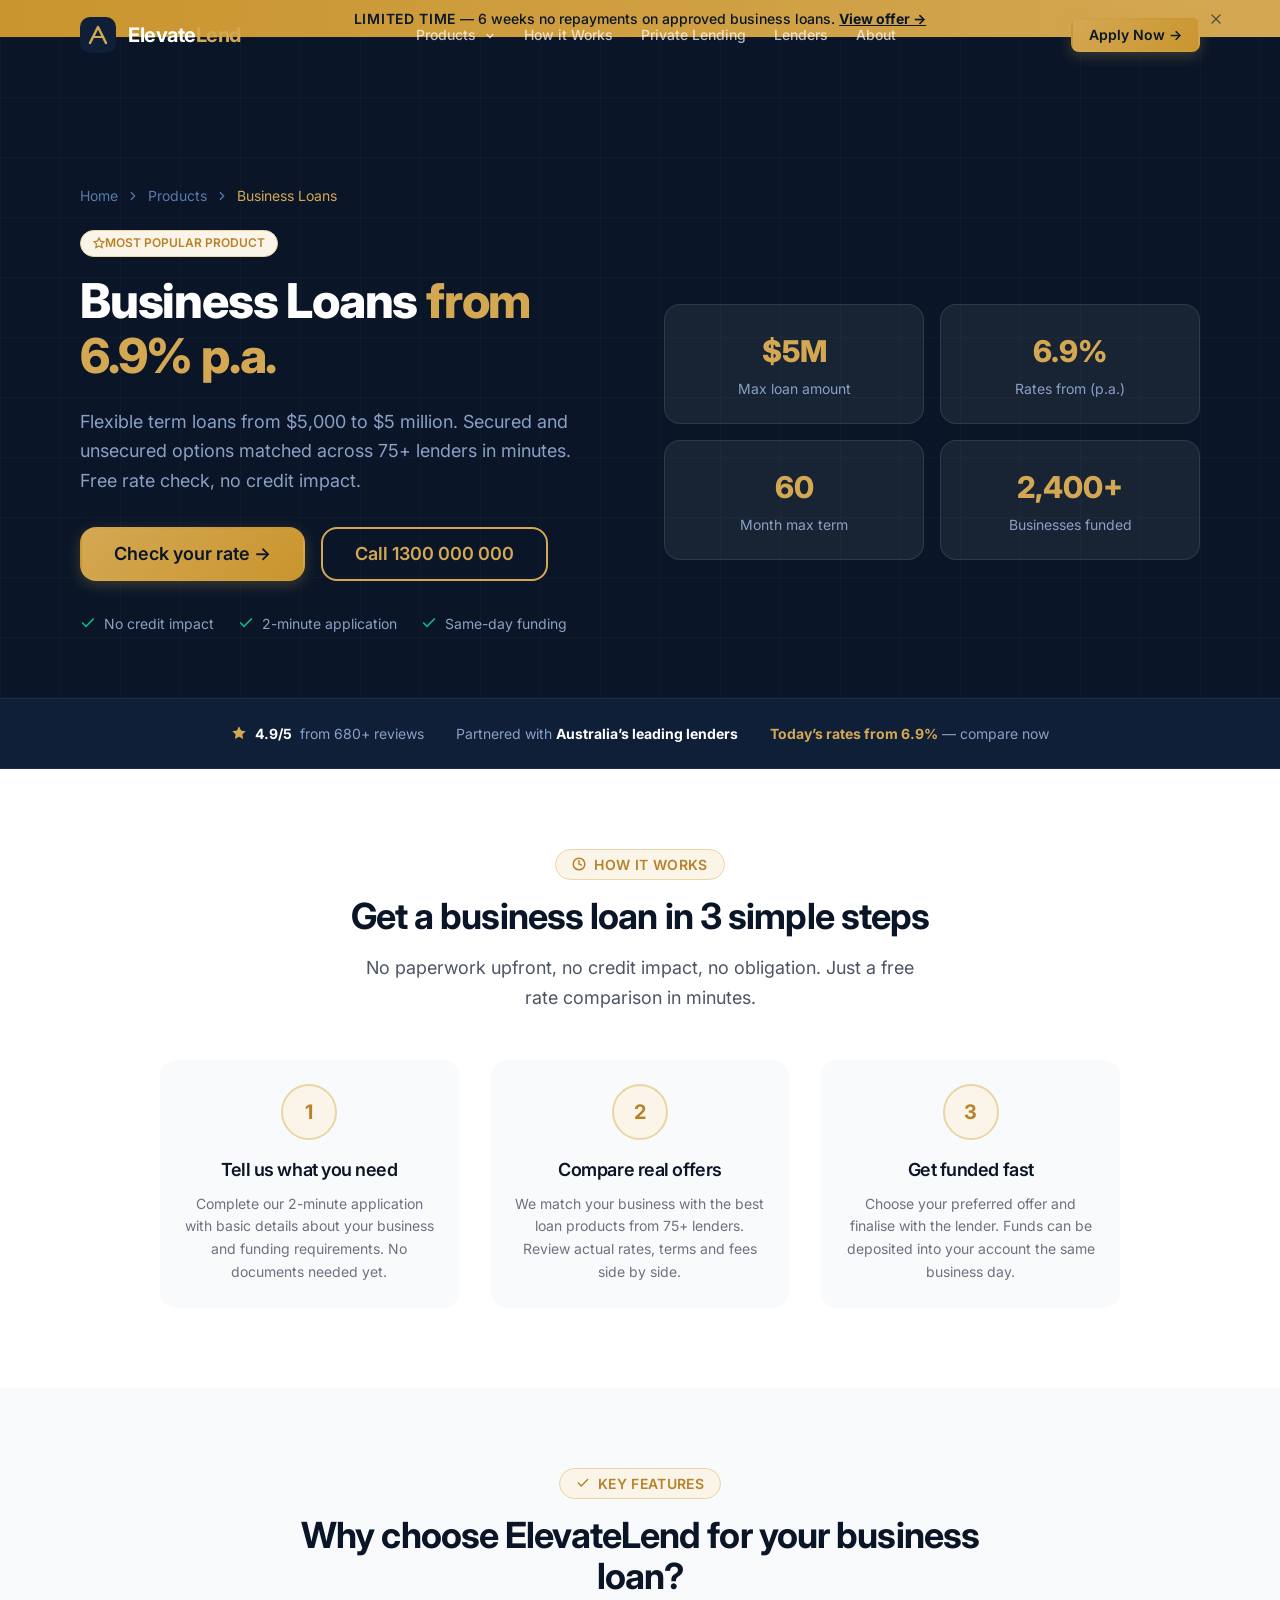
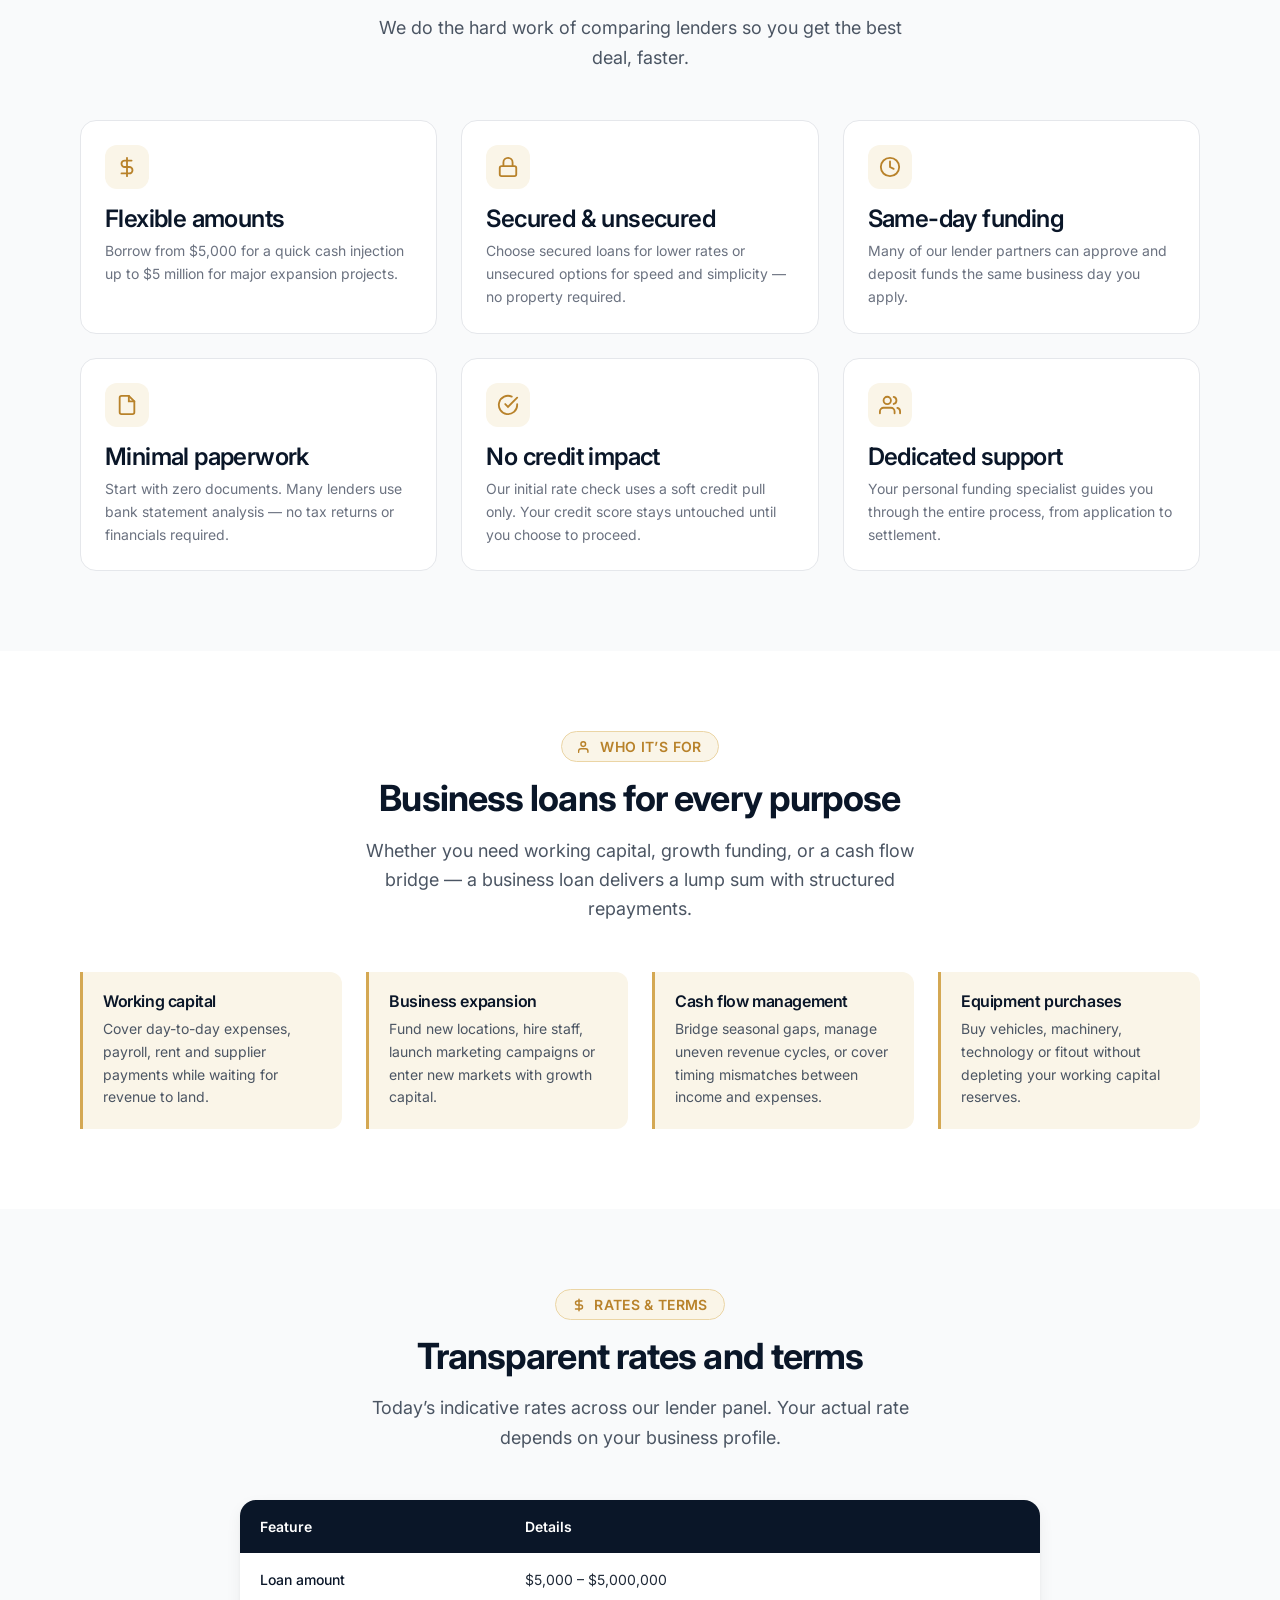
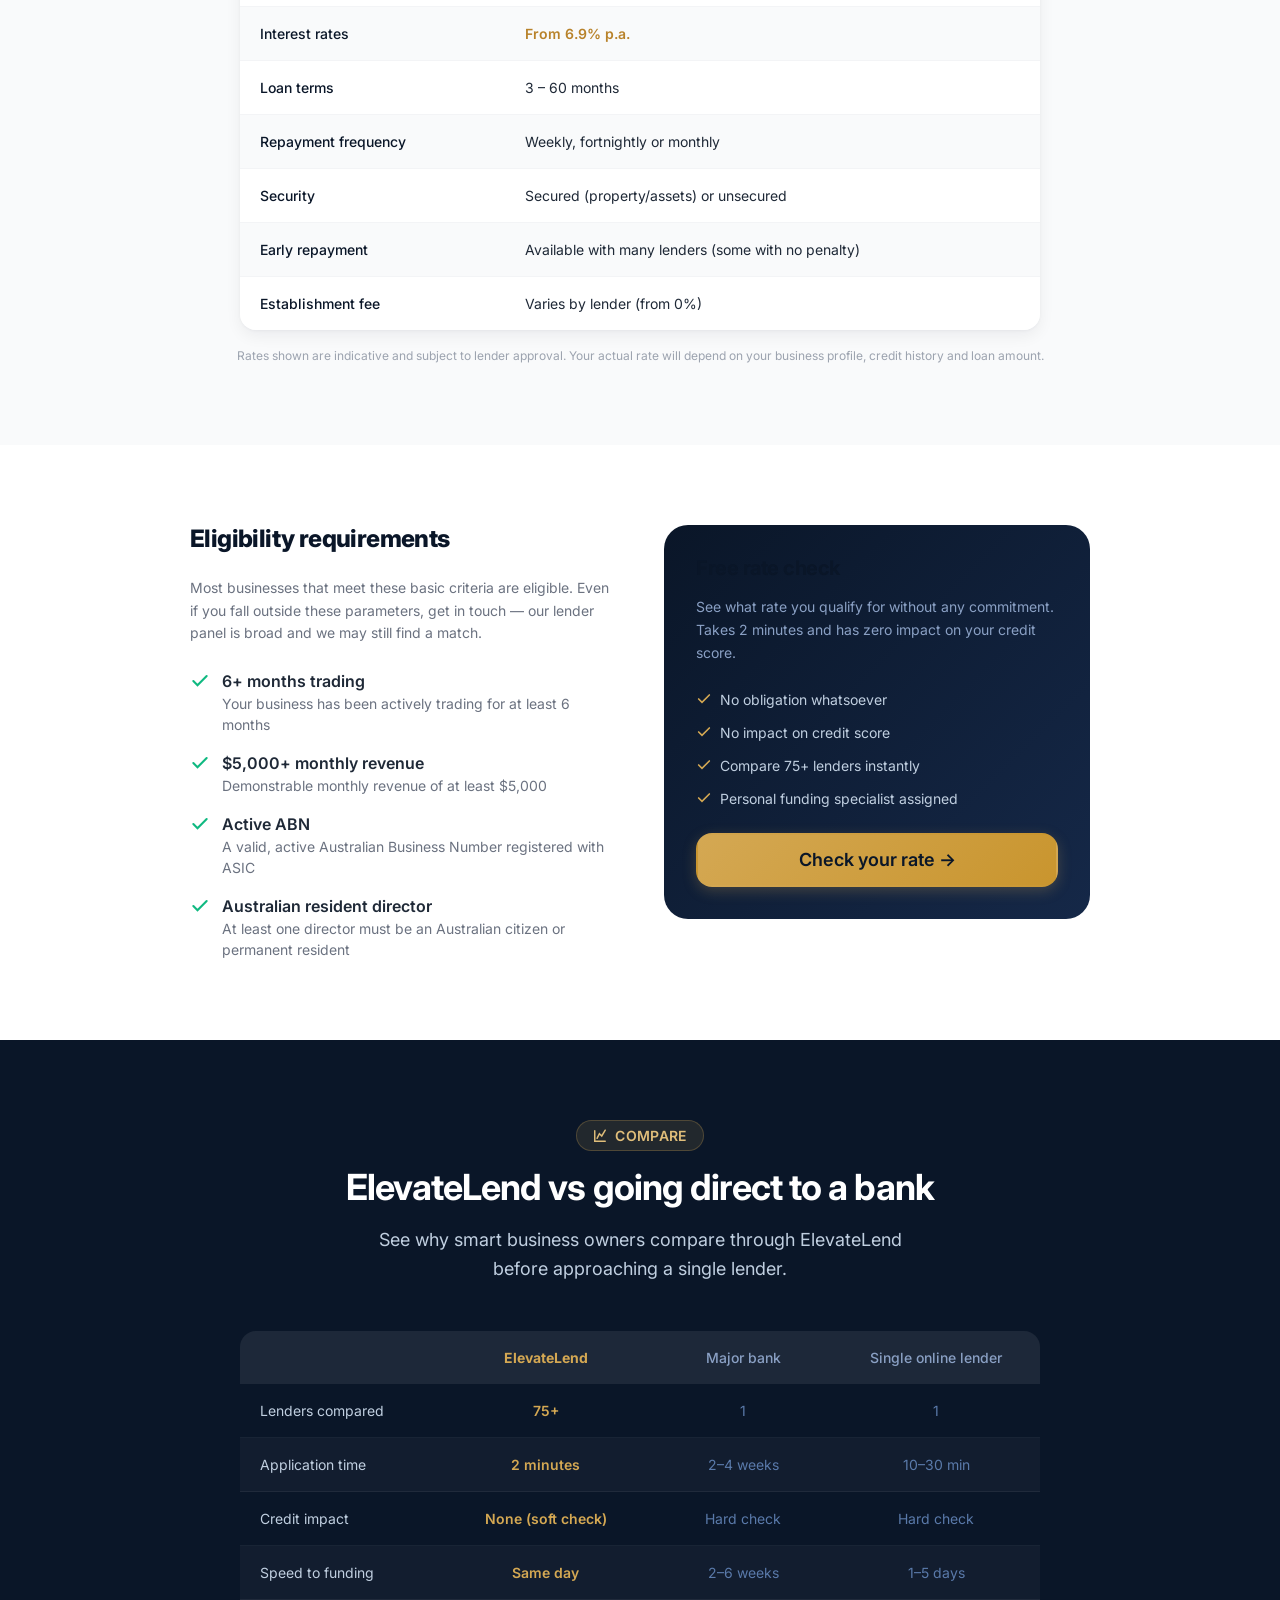
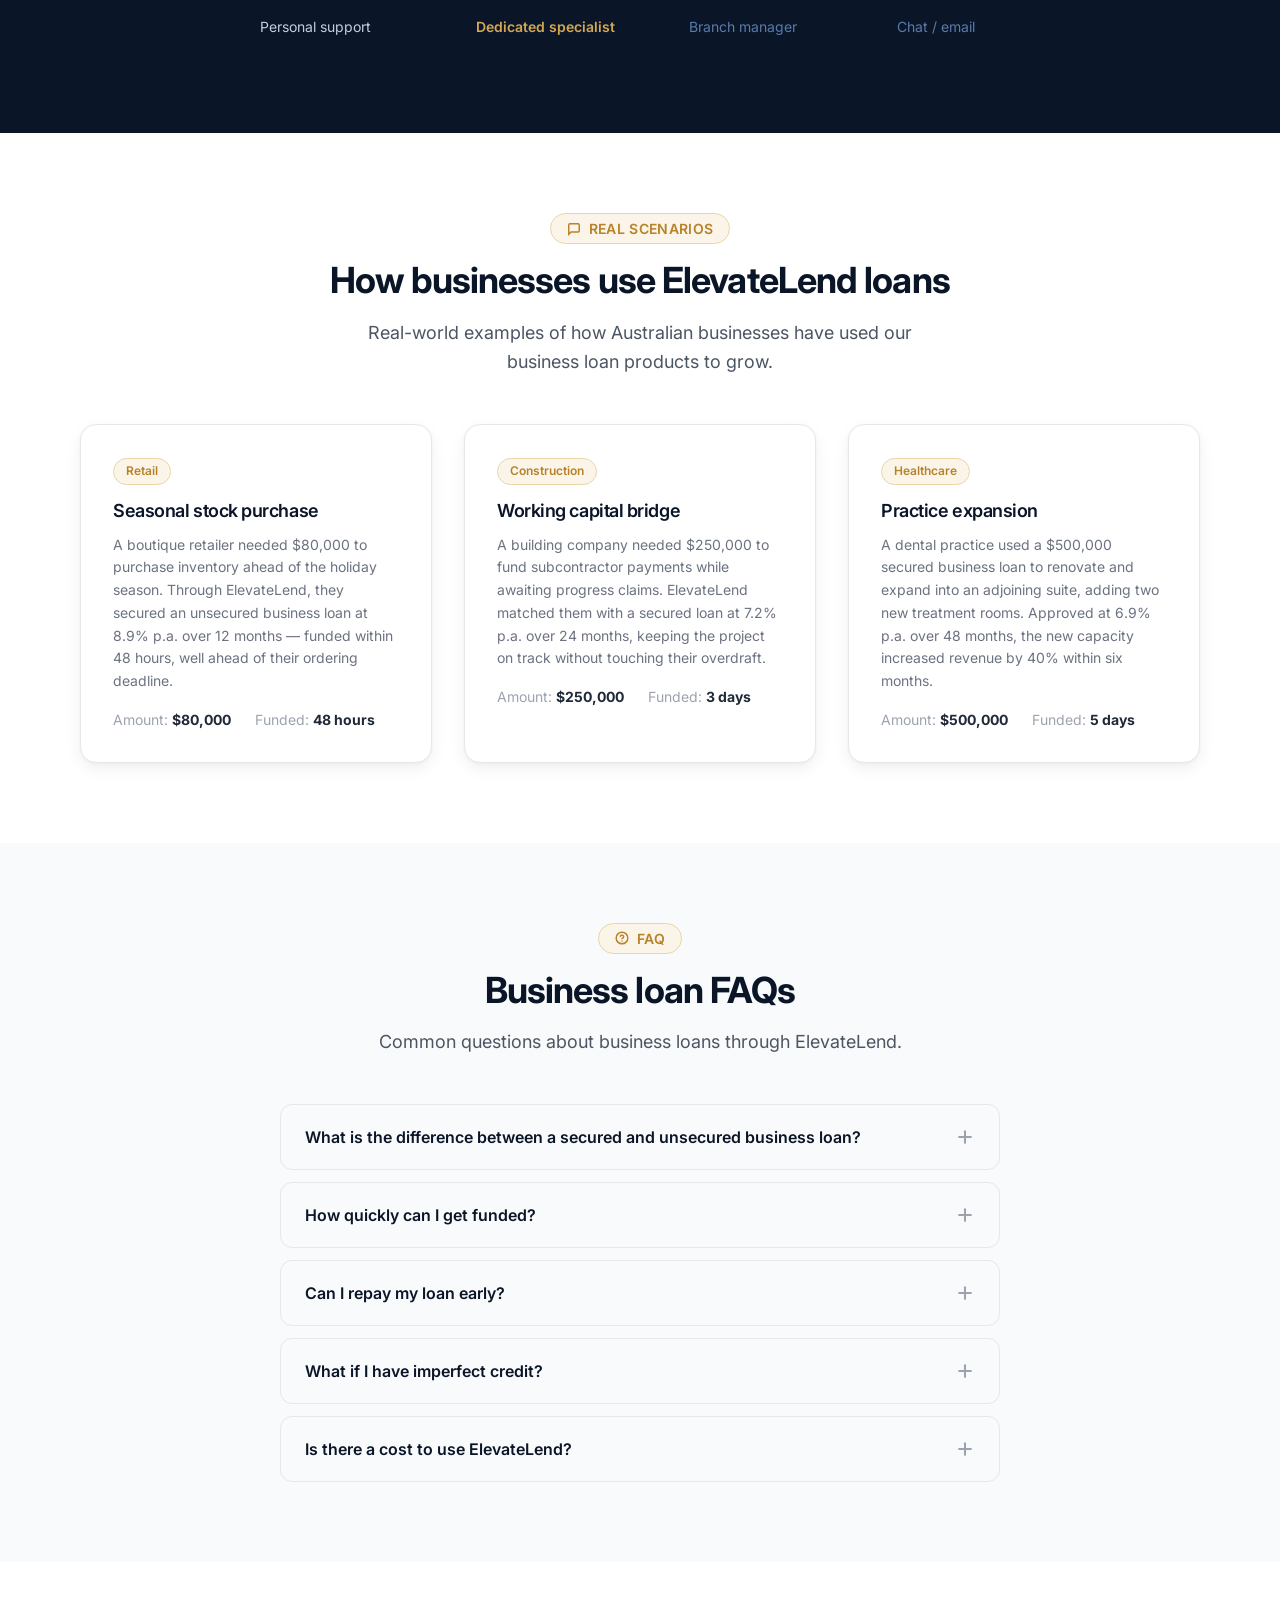
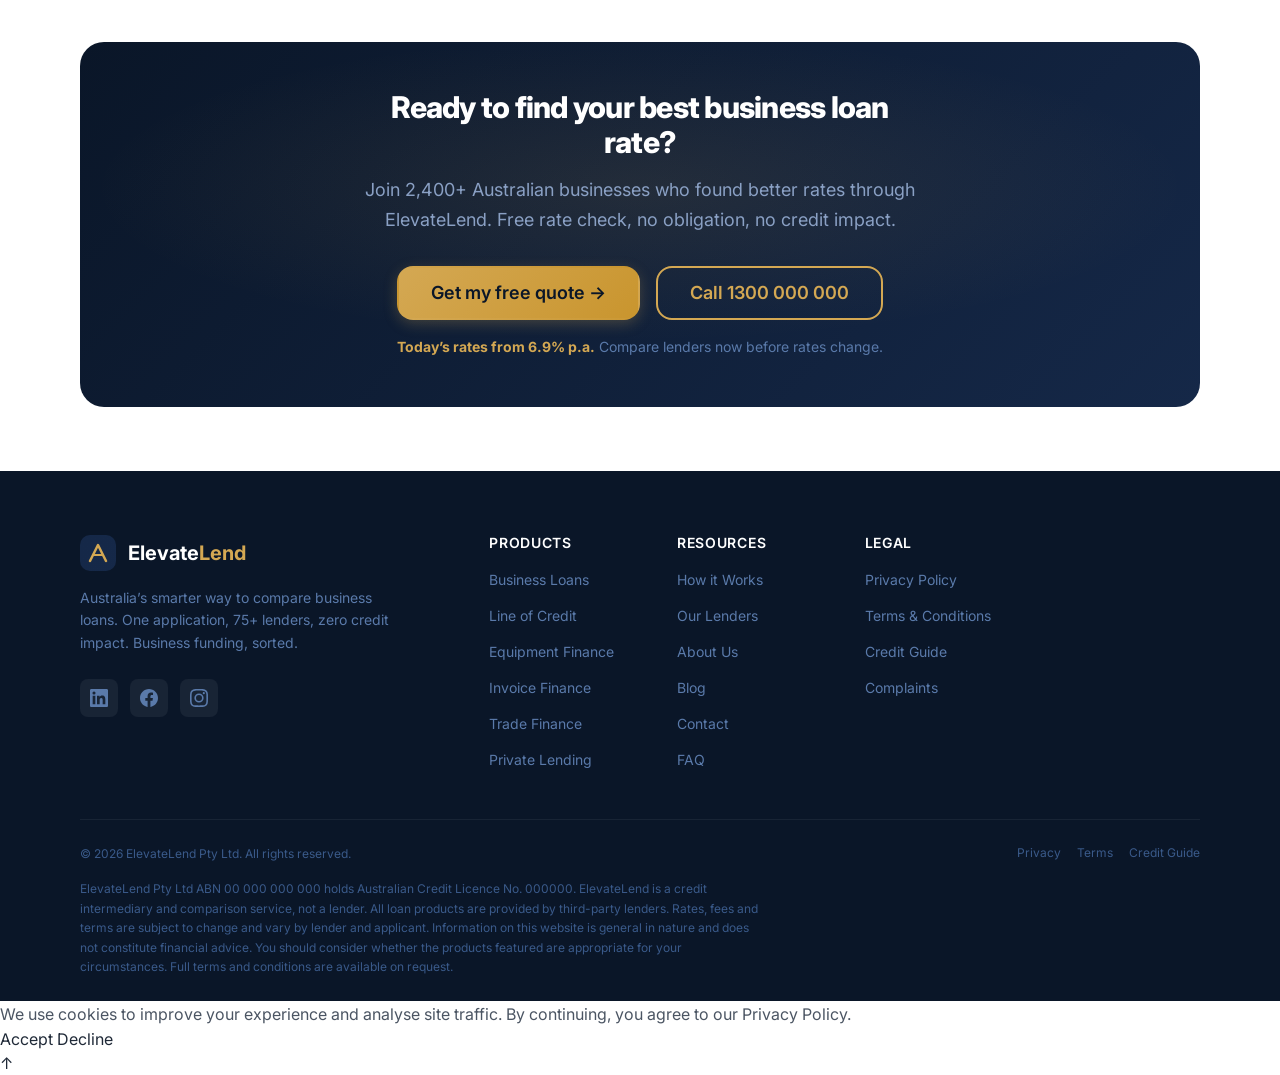
<file: products/business-loans/index.html>
<!DOCTYPE html>
<html lang="en-AU">
<head>
  <meta charset="UTF-8">
  <meta name="viewport" content="width=device-width, initial-scale=1.0">
  <meta name="description" content="Compare business loans from $5K to $5M with rates from 6.9% p.a. Secured & unsecured options, 3-60 month terms. Compare 75+ Australian lenders in one free application.">
  <meta name="keywords" content="business loans Australia, unsecured business loans, secured business loans, small business loans, business loan comparison, fast business loans">
  <meta name="author" content="ElevateLend">
  <meta name="robots" content="index, follow">

  <meta property="og:title" content="Business Loans from 6.9% p.a. | ElevateLend">
  <meta property="og:description" content="Compare business loans from $5K to $5M across 75+ Australian lenders. Secured & unsecured options. Apply in 2 minutes, no credit impact.">
  <meta property="og:type" content="website">
  <meta property="og:url" content="https://elevatelend.com.au/products/business-loans/">
  <meta property="og:locale" content="en_AU">

  <title>Business Loans from 6.9% p.a. | Compare 75+ Lenders | ElevateLend</title>

  <link rel="canonical" href="https://elevatelend.com.au/products/business-loans/">
  <link rel="stylesheet" href="../../css/style.css">
  <link rel="icon" type="image/svg+xml" href="data:image/svg+xml,<svg xmlns='http://www.w3.org/2000/svg' viewBox='0 0 32 32'><rect width='32' height='32' rx='8' fill='%230a1628'/><path d='M8 22l8-14 8 14' stroke='%23d4a853' stroke-width='3' fill='none' stroke-linecap='round' stroke-linejoin='round'/></svg>">
</head>
<body>

  <!-- PROMO BAR -->
  <div class="promo-bar" role="banner" id="promo-bar">
    <div class="container" style="position: relative;">
      <span style="font-weight: 600; letter-spacing: 0.05em; text-transform: uppercase;">LIMITED TIME</span> &mdash; 6 weeks no repayments on approved business loans. <a href="/#eofy-offer">View offer &rarr;</a>
      <button class="promo-bar__close" aria-label="Close promotional banner" onclick="document.getElementById('promo-bar').style.display='none'">
        <svg width="16" height="16" viewBox="0 0 24 24" fill="none" stroke="currentColor" stroke-width="2" stroke-linecap="round"><line x1="18" y1="6" x2="6" y2="18"/><line x1="6" y1="6" x2="18" y2="18"/></svg>
      </button>
    </div>
  </div>

  <!-- NAVIGATION -->
  <nav class="nav" id="main-nav" role="navigation" aria-label="Main navigation">
    <div class="container">
      <div class="nav__inner">
        <a href="/" class="nav__logo" aria-label="ElevateLend home">
          <svg class="nav__logo-icon" viewBox="0 0 36 36" fill="none" xmlns="http://www.w3.org/2000/svg" aria-hidden="true">
            <rect width="36" height="36" rx="10" fill="url(#logo-grad)"/>
            <path d="M10 26l8-16 8 16" stroke="#d4a853" stroke-width="2.5" fill="none" stroke-linecap="round" stroke-linejoin="round"/>
            <path d="M13 20h10" stroke="#d4a853" stroke-width="2" stroke-linecap="round"/>
            <defs><linearGradient id="logo-grad" x1="0" y1="0" x2="36" y2="36"><stop stop-color="#0f1f38"/><stop offset="1" stop-color="#152848"/></linearGradient></defs>
          </svg>
          <span class="nav__logo-text">Elevate<span>Lend</span></span>
        </a>
        <div class="nav__links">
          <div class="nav__link" style="position:relative; cursor:pointer;" id="products-dropdown-trigger">
            Products
            <svg width="12" height="12" viewBox="0 0 24 24" fill="none" stroke="currentColor" stroke-width="2.5" stroke-linecap="round" style="margin-left:4px; display:inline-block; vertical-align:middle;"><polyline points="6 9 12 15 18 9"/></svg>
            <div style="display:none; position:absolute; top:100%; left:0; min-width:220px; background:rgba(10,22,40,0.95); backdrop-filter:blur(16px); border-radius:var(--radius-lg); padding:var(--space-2) 0; box-shadow:var(--shadow-xl); border:1px solid rgba(255,255,255,0.08); z-index:var(--z-dropdown);" id="products-dropdown">
              <a href="/products/business-loans/" style="display:block; padding:var(--space-3) var(--space-5); font-size:var(--font-size-sm); color:rgba(255,255,255,0.8); transition:all 150ms;">Business Loans</a>
              <a href="/products/line-of-credit/" style="display:block; padding:var(--space-3) var(--space-5); font-size:var(--font-size-sm); color:rgba(255,255,255,0.8); transition:all 150ms;">Line of Credit</a>
              <a href="/products/equipment-finance/" style="display:block; padding:var(--space-3) var(--space-5); font-size:var(--font-size-sm); color:rgba(255,255,255,0.8); transition:all 150ms;">Equipment Finance</a>
              <a href="/products/invoice-finance/" style="display:block; padding:var(--space-3) var(--space-5); font-size:var(--font-size-sm); color:rgba(255,255,255,0.8); transition:all 150ms;">Invoice Finance</a>
              <a href="/products/trade-finance/" style="display:block; padding:var(--space-3) var(--space-5); font-size:var(--font-size-sm); color:rgba(255,255,255,0.8); transition:all 150ms;">Trade Finance</a>
            </div>
          </div>
          <a href="/how-it-works/" class="nav__link">How it Works</a>
          <a href="/private-lending/" class="nav__link">Private Lending</a>
          <a href="/lenders/" class="nav__link">Lenders</a>
          <a href="/about/" class="nav__link">About</a>
        </div>
        <div class="nav__actions">
          <a href="tel:1300000000" class="nav__link" style="display:none;" aria-label="Call us">
            <svg width="16" height="16" viewBox="0 0 24 24" fill="none" stroke="currentColor" stroke-width="2" stroke-linecap="round" style="display:inline-block; vertical-align:middle; margin-right:4px;"><path d="M22 16.92v3a2 2 0 01-2.18 2 19.79 19.79 0 01-8.63-3.07 19.5 19.5 0 01-6-6A19.79 19.79 0 012.12 4.18 2 2 0 014.11 2h3a2 2 0 012 1.72c.127.96.361 1.903.7 2.81a2 2 0 01-.45 2.11L8.09 9.91a16 16 0 006 6l1.27-1.27a2 2 0 012.11-.45c.907.339 1.85.573 2.81.7A2 2 0 0122 16.92z"/></svg>
            1300 000 000
          </a>
          <a href="/apply/" class="btn btn--primary btn--sm nav__cta">Apply Now &rarr;</a>
          <button class="nav__toggle" data-nav-toggle aria-label="Toggle navigation menu" aria-expanded="false">
            <svg class="nav__toggle-icon" viewBox="0 0 24 24" fill="none" stroke="currentColor" stroke-width="2" stroke-linecap="round"><line x1="3" y1="6" x2="21" y2="6"/><line x1="3" y1="12" x2="21" y2="12"/><line x1="3" y1="18" x2="21" y2="18"/></svg>
          </button>
        </div>
      </div>
    </div>
    <div class="nav__mobile-menu" data-nav-menu>
      <a href="/products/business-loans/" class="nav__mobile-link">Business Loans</a>
      <a href="/products/line-of-credit/" class="nav__mobile-link">Line of Credit</a>
      <a href="/products/equipment-finance/" class="nav__mobile-link">Equipment Finance</a>
      <a href="/products/invoice-finance/" class="nav__mobile-link">Invoice Finance</a>
      <a href="/products/trade-finance/" class="nav__mobile-link">Trade Finance</a>
      <a href="/how-it-works/" class="nav__mobile-link">How it Works</a>
      <a href="/private-lending/" class="nav__mobile-link">Private Lending</a>
      <a href="/lenders/" class="nav__mobile-link">Lenders</a>
      <a href="/about/" class="nav__mobile-link">About</a>
      <div class="nav__mobile-cta">
        <a href="/apply/" class="btn btn--primary btn--block">Apply Now &rarr;</a>
      </div>
    </div>
  </nav>

  <!-- INNER PAGE HERO -->
  <section class="section--dark" style="padding-top: calc(var(--space-32) + 20px); padding-bottom: var(--space-16); position: relative; overflow: hidden;">
    <div class="hero__grid-pattern" aria-hidden="true"></div>
    <div class="container" style="position: relative; z-index: 1;">
      <nav aria-label="Breadcrumb" style="margin-bottom: var(--space-6);">
        <ol style="display: flex; align-items: center; gap: var(--space-2); list-style: none; font-size: var(--font-size-sm); color: var(--color-navy-300);">
          <li><a href="/" style="color: var(--color-navy-300); transition: color 150ms;">Home</a></li>
          <li><svg width="14" height="14" viewBox="0 0 24 24" fill="none" stroke="currentColor" stroke-width="2" stroke-linecap="round"><polyline points="9 18 15 12 9 6"/></svg></li>
          <li><a href="/products/" style="color: var(--color-navy-300); transition: color 150ms;">Products</a></li>
          <li><svg width="14" height="14" viewBox="0 0 24 24" fill="none" stroke="currentColor" stroke-width="2" stroke-linecap="round"><polyline points="9 18 15 12 9 6"/></svg></li>
          <li style="color: var(--color-gold-400);">Business Loans</li>
        </ol>
      </nav>

      <div style="display: grid; grid-template-columns: 1fr 1fr; gap: var(--space-12); align-items: center;">
        <div>
          <span class="badge badge--gold" style="margin-bottom: var(--space-4); display: inline-flex;">
            <svg width="12" height="12" viewBox="0 0 24 24" fill="none" stroke="currentColor" stroke-width="2.5" stroke-linecap="round"><polygon points="12 2 15.09 8.26 22 9.27 17 14.14 18.18 21.02 12 17.77 5.82 21.02 7 14.14 2 9.27 8.91 8.26"/></svg>
            MOST POPULAR PRODUCT
          </span>
          <h1 style="font-size: var(--font-size-5xl); font-weight: var(--font-weight-extrabold); color: var(--color-white); line-height: var(--line-height-tight); margin-bottom: var(--space-6);">
            Business Loans <span style="color: var(--color-gold-400);">from 6.9% p.a.</span>
          </h1>
          <p style="font-size: var(--font-size-lg); color: var(--color-navy-200); margin-bottom: var(--space-8); max-width: 520px;">
            Flexible term loans from $5,000 to $5 million. Secured and unsecured options matched across 75+ lenders in minutes. Free rate check, no credit impact.
          </p>
          <div style="display: flex; flex-wrap: wrap; gap: var(--space-4); margin-bottom: var(--space-8);">
            <a href="/apply/" class="btn btn--primary btn--lg btn--pulse">Check your rate &rarr;</a>
            <a href="tel:1300000000" class="btn btn--outline btn--lg">Call 1300 000 000</a>
          </div>
          <div style="display: flex; flex-wrap: wrap; gap: var(--space-6);">
            <div style="display:flex; align-items:center; gap:var(--space-2); font-size:var(--font-size-sm); color:var(--color-navy-200);">
              <svg width="16" height="16" viewBox="0 0 24 24" fill="none" stroke="#10b981" stroke-width="2.5" stroke-linecap="round"><polyline points="20 6 9 17 4 12"/></svg>
              No credit impact
            </div>
            <div style="display:flex; align-items:center; gap:var(--space-2); font-size:var(--font-size-sm); color:var(--color-navy-200);">
              <svg width="16" height="16" viewBox="0 0 24 24" fill="none" stroke="#10b981" stroke-width="2.5" stroke-linecap="round"><polyline points="20 6 9 17 4 12"/></svg>
              2-minute application
            </div>
            <div style="display:flex; align-items:center; gap:var(--space-2); font-size:var(--font-size-sm); color:var(--color-navy-200);">
              <svg width="16" height="16" viewBox="0 0 24 24" fill="none" stroke="#10b981" stroke-width="2.5" stroke-linecap="round"><polyline points="20 6 9 17 4 12"/></svg>
              Same-day funding
            </div>
          </div>
        </div>

        <div style="display: grid; grid-template-columns: 1fr 1fr; gap: var(--space-4);">
          <div style="background: rgba(255,255,255,0.06); border: 1px solid rgba(255,255,255,0.1); border-radius: var(--radius-xl); padding: var(--space-6); text-align: center;">
            <div style="font-size: var(--font-size-3xl); font-weight: var(--font-weight-extrabold); color: var(--color-gold-400);">$5M</div>
            <div style="font-size: var(--font-size-sm); color: var(--color-navy-200); margin-top: var(--space-1);">Max loan amount</div>
          </div>
          <div style="background: rgba(255,255,255,0.06); border: 1px solid rgba(255,255,255,0.1); border-radius: var(--radius-xl); padding: var(--space-6); text-align: center;">
            <div style="font-size: var(--font-size-3xl); font-weight: var(--font-weight-extrabold); color: var(--color-gold-400);">6.9%</div>
            <div style="font-size: var(--font-size-sm); color: var(--color-navy-200); margin-top: var(--space-1);">Rates from (p.a.)</div>
          </div>
          <div style="background: rgba(255,255,255,0.06); border: 1px solid rgba(255,255,255,0.1); border-radius: var(--radius-xl); padding: var(--space-6); text-align: center;">
            <div style="font-size: var(--font-size-3xl); font-weight: var(--font-weight-extrabold); color: var(--color-gold-400);">60</div>
            <div style="font-size: var(--font-size-sm); color: var(--color-navy-200); margin-top: var(--space-1);">Month max term</div>
          </div>
          <div style="background: rgba(255,255,255,0.06); border: 1px solid rgba(255,255,255,0.1); border-radius: var(--radius-xl); padding: var(--space-6); text-align: center;">
            <div style="font-size: var(--font-size-3xl); font-weight: var(--font-weight-extrabold); color: var(--color-gold-400);">2,400+</div>
            <div style="font-size: var(--font-size-sm); color: var(--color-navy-200); margin-top: var(--space-1);">Businesses funded</div>
          </div>
        </div>
      </div>
    </div>
  </section>

  <!-- SOCIAL PROOF BAR -->
  <section class="section--dark" style="padding-block: var(--space-6); border-top: 1px solid rgba(255,255,255,0.06); border-bottom: 1px solid rgba(255,255,255,0.06); background: var(--color-navy-800);">
    <div class="container">
      <div style="display: flex; justify-content: center; flex-wrap: wrap; gap: var(--space-8); font-size: var(--font-size-sm); color: var(--color-navy-200);">
        <div style="display: flex; align-items: center; gap: var(--space-2);">
          <svg width="16" height="16" viewBox="0 0 24 24" fill="#d4a853" stroke="none"><polygon points="12 2 15.09 8.26 22 9.27 17 14.14 18.18 21.02 12 17.77 5.82 21.02 7 14.14 2 9.27 8.91 8.26"/></svg>
          <strong style="color: var(--color-white);">4.9/5</strong> from 680+ reviews
        </div>
        <div>Partnered with <strong style="color: var(--color-white);">Australia&rsquo;s leading lenders</strong></div>
        <div><strong style="color: var(--color-gold-400);">Today&rsquo;s rates from 6.9%</strong> &mdash; compare now</div>
      </div>
    </div>
  </section>

  <!-- HOW IT WORKS -->
  <section class="section" id="how-it-works">
    <div class="container">
      <div class="section-header">
        <span class="section-header__badge">
          <svg width="14" height="14" viewBox="0 0 24 24" fill="none" stroke="currentColor" stroke-width="2.5" stroke-linecap="round"><circle cx="12" cy="12" r="10"/><polyline points="12 6 12 12 16 14"/></svg>
          HOW IT WORKS
        </span>
        <h2 class="section-header__title">Get a business loan in 3 simple steps</h2>
        <p class="section-header__subtitle">No paperwork upfront, no credit impact, no obligation. Just a free rate comparison in minutes.</p>
      </div>

      <div style="display: grid; grid-template-columns: repeat(auto-fit, minmax(280px, 1fr)); gap: var(--space-8); max-width: 960px; margin-inline: auto;">
        <div style="text-align: center; padding: var(--space-6); background: var(--color-gray-50); border-radius: var(--radius-xl);">
          <div style="width: 56px; height: 56px; border-radius: var(--radius-full); background: var(--color-gold-50); color: var(--color-gold-600); display: flex; align-items: center; justify-content: center; margin: 0 auto var(--space-5); font-size: var(--font-size-xl); font-weight: var(--font-weight-bold); border: 2px solid var(--color-gold-200);">1</div>
          <h3 style="font-size: var(--font-size-lg); font-weight: var(--font-weight-semibold); margin-bottom: var(--space-3);">Tell us what you need</h3>
          <p style="font-size: var(--font-size-sm); color: var(--color-gray-500);">Complete our 2-minute application with basic details about your business and funding requirements. No documents needed yet.</p>
        </div>
        <div style="text-align: center; padding: var(--space-6); background: var(--color-gray-50); border-radius: var(--radius-xl);">
          <div style="width: 56px; height: 56px; border-radius: var(--radius-full); background: var(--color-gold-50); color: var(--color-gold-600); display: flex; align-items: center; justify-content: center; margin: 0 auto var(--space-5); font-size: var(--font-size-xl); font-weight: var(--font-weight-bold); border: 2px solid var(--color-gold-200);">2</div>
          <h3 style="font-size: var(--font-size-lg); font-weight: var(--font-weight-semibold); margin-bottom: var(--space-3);">Compare real offers</h3>
          <p style="font-size: var(--font-size-sm); color: var(--color-gray-500);">We match your business with the best loan products from 75+ lenders. Review actual rates, terms and fees side by side.</p>
        </div>
        <div style="text-align: center; padding: var(--space-6); background: var(--color-gray-50); border-radius: var(--radius-xl);">
          <div style="width: 56px; height: 56px; border-radius: var(--radius-full); background: var(--color-gold-50); color: var(--color-gold-600); display: flex; align-items: center; justify-content: center; margin: 0 auto var(--space-5); font-size: var(--font-size-xl); font-weight: var(--font-weight-bold); border: 2px solid var(--color-gold-200);">3</div>
          <h3 style="font-size: var(--font-size-lg); font-weight: var(--font-weight-semibold); margin-bottom: var(--space-3);">Get funded fast</h3>
          <p style="font-size: var(--font-size-sm); color: var(--color-gray-500);">Choose your preferred offer and finalise with the lender. Funds can be deposited into your account the same business day.</p>
        </div>
      </div>
    </div>
  </section>

  <!-- KEY FEATURES -->
  <section class="section section--gray" id="features">
    <div class="container">
      <div class="section-header">
        <span class="section-header__badge">
          <svg width="14" height="14" viewBox="0 0 24 24" fill="none" stroke="currentColor" stroke-width="2.5" stroke-linecap="round"><polyline points="20 6 9 17 4 12"/></svg>
          KEY FEATURES
        </span>
        <h2 class="section-header__title">Why choose ElevateLend for your business loan?</h2>
        <p class="section-header__subtitle">We do the hard work of comparing lenders so you get the best deal, faster.</p>
      </div>

      <div style="display: grid; grid-template-columns: repeat(auto-fit, minmax(280px, 1fr)); gap: var(--space-6);">
        <div style="background: var(--color-white); padding: var(--space-6); border-radius: var(--radius-xl); border: 1px solid var(--color-gray-200);">
          <div style="width: 44px; height: 44px; border-radius: var(--radius-lg); background: var(--color-gold-50); color: var(--color-gold-600); display: flex; align-items: center; justify-content: center; margin-bottom: var(--space-4);">
            <svg width="22" height="22" viewBox="0 0 24 24" fill="none" stroke="currentColor" stroke-width="2" stroke-linecap="round"><path d="M12 2v20M17 5H9.5a3.5 3.5 0 000 7h5a3.5 3.5 0 010 7H6"/></svg>
          </div>
          <h3 style="font-weight: var(--font-weight-semibold); margin-bottom: var(--space-2);">Flexible amounts</h3>
          <p style="font-size: var(--font-size-sm); color: var(--color-gray-500);">Borrow from $5,000 for a quick cash injection up to $5 million for major expansion projects.</p>
        </div>
        <div style="background: var(--color-white); padding: var(--space-6); border-radius: var(--radius-xl); border: 1px solid var(--color-gray-200);">
          <div style="width: 44px; height: 44px; border-radius: var(--radius-lg); background: var(--color-gold-50); color: var(--color-gold-600); display: flex; align-items: center; justify-content: center; margin-bottom: var(--space-4);">
            <svg width="22" height="22" viewBox="0 0 24 24" fill="none" stroke="currentColor" stroke-width="2" stroke-linecap="round"><rect x="3" y="11" width="18" height="11" rx="2" ry="2"/><path d="M7 11V7a5 5 0 0110 0v4"/></svg>
          </div>
          <h3 style="font-weight: var(--font-weight-semibold); margin-bottom: var(--space-2);">Secured &amp; unsecured</h3>
          <p style="font-size: var(--font-size-sm); color: var(--color-gray-500);">Choose secured loans for lower rates or unsecured options for speed and simplicity &mdash; no property required.</p>
        </div>
        <div style="background: var(--color-white); padding: var(--space-6); border-radius: var(--radius-xl); border: 1px solid var(--color-gray-200);">
          <div style="width: 44px; height: 44px; border-radius: var(--radius-lg); background: var(--color-gold-50); color: var(--color-gold-600); display: flex; align-items: center; justify-content: center; margin-bottom: var(--space-4);">
            <svg width="22" height="22" viewBox="0 0 24 24" fill="none" stroke="currentColor" stroke-width="2" stroke-linecap="round"><circle cx="12" cy="12" r="10"/><polyline points="12 6 12 12 16 14"/></svg>
          </div>
          <h3 style="font-weight: var(--font-weight-semibold); margin-bottom: var(--space-2);">Same-day funding</h3>
          <p style="font-size: var(--font-size-sm); color: var(--color-gray-500);">Many of our lender partners can approve and deposit funds the same business day you apply.</p>
        </div>
        <div style="background: var(--color-white); padding: var(--space-6); border-radius: var(--radius-xl); border: 1px solid var(--color-gray-200);">
          <div style="width: 44px; height: 44px; border-radius: var(--radius-lg); background: var(--color-gold-50); color: var(--color-gold-600); display: flex; align-items: center; justify-content: center; margin-bottom: var(--space-4);">
            <svg width="22" height="22" viewBox="0 0 24 24" fill="none" stroke="currentColor" stroke-width="2" stroke-linecap="round"><path d="M14 2H6a2 2 0 00-2 2v16a2 2 0 002 2h12a2 2 0 002-2V8z"/><polyline points="14 2 14 8 20 8"/></svg>
          </div>
          <h3 style="font-weight: var(--font-weight-semibold); margin-bottom: var(--space-2);">Minimal paperwork</h3>
          <p style="font-size: var(--font-size-sm); color: var(--color-gray-500);">Start with zero documents. Many lenders use bank statement analysis &mdash; no tax returns or financials required.</p>
        </div>
        <div style="background: var(--color-white); padding: var(--space-6); border-radius: var(--radius-xl); border: 1px solid var(--color-gray-200);">
          <div style="width: 44px; height: 44px; border-radius: var(--radius-lg); background: var(--color-gold-50); color: var(--color-gold-600); display: flex; align-items: center; justify-content: center; margin-bottom: var(--space-4);">
            <svg width="22" height="22" viewBox="0 0 24 24" fill="none" stroke="currentColor" stroke-width="2" stroke-linecap="round"><path d="M22 11.08V12a10 10 0 11-5.93-9.14"/><polyline points="22 4 12 14.01 9 11.01"/></svg>
          </div>
          <h3 style="font-weight: var(--font-weight-semibold); margin-bottom: var(--space-2);">No credit impact</h3>
          <p style="font-size: var(--font-size-sm); color: var(--color-gray-500);">Our initial rate check uses a soft credit pull only. Your credit score stays untouched until you choose to proceed.</p>
        </div>
        <div style="background: var(--color-white); padding: var(--space-6); border-radius: var(--radius-xl); border: 1px solid var(--color-gray-200);">
          <div style="width: 44px; height: 44px; border-radius: var(--radius-lg); background: var(--color-gold-50); color: var(--color-gold-600); display: flex; align-items: center; justify-content: center; margin-bottom: var(--space-4);">
            <svg width="22" height="22" viewBox="0 0 24 24" fill="none" stroke="currentColor" stroke-width="2" stroke-linecap="round"><path d="M17 21v-2a4 4 0 00-4-4H5a4 4 0 00-4 4v2"/><circle cx="9" cy="7" r="4"/><path d="M23 21v-2a4 4 0 00-3-3.87"/><path d="M16 3.13a4 4 0 010 7.75"/></svg>
          </div>
          <h3 style="font-weight: var(--font-weight-semibold); margin-bottom: var(--space-2);">Dedicated support</h3>
          <p style="font-size: var(--font-size-sm); color: var(--color-gray-500);">Your personal funding specialist guides you through the entire process, from application to settlement.</p>
        </div>
      </div>
    </div>
  </section>

  <!-- WHO IT'S FOR -->
  <section class="section" id="who-its-for">
    <div class="container">
      <div class="section-header">
        <span class="section-header__badge">
          <svg width="14" height="14" viewBox="0 0 24 24" fill="none" stroke="currentColor" stroke-width="2.5" stroke-linecap="round"><path d="M17 21v-2a4 4 0 00-4-4H5a4 4 0 00-4 4v2"/><circle cx="9" cy="7" r="4"/></svg>
          WHO IT&rsquo;S FOR
        </span>
        <h2 class="section-header__title">Business loans for every purpose</h2>
        <p class="section-header__subtitle">Whether you need working capital, growth funding, or a cash flow bridge &mdash; a business loan delivers a lump sum with structured repayments.</p>
      </div>

      <div style="display: grid; grid-template-columns: repeat(auto-fit, minmax(240px, 1fr)); gap: var(--space-6);">
        <div style="padding: var(--space-5); border-left: 3px solid var(--color-gold-400); background: var(--color-gold-50); border-radius: 0 var(--radius-lg) var(--radius-lg) 0;">
          <h3 style="font-size: var(--font-size-base); font-weight: var(--font-weight-semibold); margin-bottom: var(--space-2);">Working capital</h3>
          <p style="font-size: var(--font-size-sm); color: var(--color-gray-600);">Cover day-to-day expenses, payroll, rent and supplier payments while waiting for revenue to land.</p>
        </div>
        <div style="padding: var(--space-5); border-left: 3px solid var(--color-gold-400); background: var(--color-gold-50); border-radius: 0 var(--radius-lg) var(--radius-lg) 0;">
          <h3 style="font-size: var(--font-size-base); font-weight: var(--font-weight-semibold); margin-bottom: var(--space-2);">Business expansion</h3>
          <p style="font-size: var(--font-size-sm); color: var(--color-gray-600);">Fund new locations, hire staff, launch marketing campaigns or enter new markets with growth capital.</p>
        </div>
        <div style="padding: var(--space-5); border-left: 3px solid var(--color-gold-400); background: var(--color-gold-50); border-radius: 0 var(--radius-lg) var(--radius-lg) 0;">
          <h3 style="font-size: var(--font-size-base); font-weight: var(--font-weight-semibold); margin-bottom: var(--space-2);">Cash flow management</h3>
          <p style="font-size: var(--font-size-sm); color: var(--color-gray-600);">Bridge seasonal gaps, manage uneven revenue cycles, or cover timing mismatches between income and expenses.</p>
        </div>
        <div style="padding: var(--space-5); border-left: 3px solid var(--color-gold-400); background: var(--color-gold-50); border-radius: 0 var(--radius-lg) var(--radius-lg) 0;">
          <h3 style="font-size: var(--font-size-base); font-weight: var(--font-weight-semibold); margin-bottom: var(--space-2);">Equipment purchases</h3>
          <p style="font-size: var(--font-size-sm); color: var(--color-gray-600);">Buy vehicles, machinery, technology or fitout without depleting your working capital reserves.</p>
        </div>
      </div>
    </div>
  </section>

  <!-- RATES & TERMS TABLE -->
  <section class="section section--gray" id="rates">
    <div class="container">
      <div class="section-header">
        <span class="section-header__badge">
          <svg width="14" height="14" viewBox="0 0 24 24" fill="none" stroke="currentColor" stroke-width="2.5" stroke-linecap="round"><path d="M12 2v20M17 5H9.5a3.5 3.5 0 000 7h5a3.5 3.5 0 010 7H6"/></svg>
          RATES &amp; TERMS
        </span>
        <h2 class="section-header__title">Transparent rates and terms</h2>
        <p class="section-header__subtitle">Today&rsquo;s indicative rates across our lender panel. Your actual rate depends on your business profile.</p>
      </div>

      <div style="overflow-x: auto; border-radius: var(--radius-xl); box-shadow: var(--shadow-card); max-width: 800px; margin-inline: auto;">
        <table style="width: 100%; border-collapse: collapse; background: var(--color-white); font-size: var(--font-size-sm);">
          <thead>
            <tr style="background: var(--color-navy-900); color: var(--color-white);">
              <th style="padding: var(--space-4) var(--space-5); text-align: left; font-weight: var(--font-weight-semibold);">Feature</th>
              <th style="padding: var(--space-4) var(--space-5); text-align: left; font-weight: var(--font-weight-semibold);">Details</th>
            </tr>
          </thead>
          <tbody>
            <tr style="border-bottom: 1px solid var(--color-gray-100);">
              <td style="padding: var(--space-4) var(--space-5); font-weight: var(--font-weight-medium); color: var(--color-navy-900);">Loan amount</td>
              <td style="padding: var(--space-4) var(--space-5);">$5,000 &ndash; $5,000,000</td>
            </tr>
            <tr style="border-bottom: 1px solid var(--color-gray-100); background: var(--color-gray-50);">
              <td style="padding: var(--space-4) var(--space-5); font-weight: var(--font-weight-medium); color: var(--color-navy-900);">Interest rates</td>
              <td style="padding: var(--space-4) var(--space-5); color: var(--color-gold-600); font-weight: var(--font-weight-semibold);">From 6.9% p.a.</td>
            </tr>
            <tr style="border-bottom: 1px solid var(--color-gray-100);">
              <td style="padding: var(--space-4) var(--space-5); font-weight: var(--font-weight-medium); color: var(--color-navy-900);">Loan terms</td>
              <td style="padding: var(--space-4) var(--space-5);">3 &ndash; 60 months</td>
            </tr>
            <tr style="border-bottom: 1px solid var(--color-gray-100); background: var(--color-gray-50);">
              <td style="padding: var(--space-4) var(--space-5); font-weight: var(--font-weight-medium); color: var(--color-navy-900);">Repayment frequency</td>
              <td style="padding: var(--space-4) var(--space-5);">Weekly, fortnightly or monthly</td>
            </tr>
            <tr style="border-bottom: 1px solid var(--color-gray-100);">
              <td style="padding: var(--space-4) var(--space-5); font-weight: var(--font-weight-medium); color: var(--color-navy-900);">Security</td>
              <td style="padding: var(--space-4) var(--space-5);">Secured (property/assets) or unsecured</td>
            </tr>
            <tr style="border-bottom: 1px solid var(--color-gray-100); background: var(--color-gray-50);">
              <td style="padding: var(--space-4) var(--space-5); font-weight: var(--font-weight-medium); color: var(--color-navy-900);">Early repayment</td>
              <td style="padding: var(--space-4) var(--space-5);">Available with many lenders (some with no penalty)</td>
            </tr>
            <tr>
              <td style="padding: var(--space-4) var(--space-5); font-weight: var(--font-weight-medium); color: var(--color-navy-900);">Establishment fee</td>
              <td style="padding: var(--space-4) var(--space-5);">Varies by lender (from 0%)</td>
            </tr>
          </tbody>
        </table>
      </div>
      <p style="text-align: center; margin-top: var(--space-4); font-size: var(--font-size-xs); color: var(--color-gray-400);">Rates shown are indicative and subject to lender approval. Your actual rate will depend on your business profile, credit history and loan amount.</p>
    </div>
  </section>

  <!-- ELIGIBILITY / REQUIREMENTS -->
  <section class="section" id="eligibility">
    <div class="container">
      <div style="display: grid; grid-template-columns: 1fr 1fr; gap: var(--space-12); align-items: start; max-width: 900px; margin-inline: auto;">
        <div>
          <h2 style="font-size: var(--font-size-2xl); font-weight: var(--font-weight-extrabold); margin-bottom: var(--space-6);">Eligibility requirements</h2>
          <p style="font-size: var(--font-size-sm); color: var(--color-gray-500); margin-bottom: var(--space-6);">Most businesses that meet these basic criteria are eligible. Even if you fall outside these parameters, get in touch &mdash; our lender panel is broad and we may still find a match.</p>
          <div style="display: flex; flex-direction: column; gap: var(--space-4);">
            <div style="display: flex; align-items: flex-start; gap: var(--space-3);">
              <svg width="20" height="20" viewBox="0 0 24 24" fill="none" stroke="#10b981" stroke-width="2.5" stroke-linecap="round" style="flex-shrink: 0; margin-top: 2px;"><polyline points="20 6 9 17 4 12"/></svg>
              <div>
                <div style="font-weight: var(--font-weight-semibold);">6+ months trading</div>
                <div style="font-size: var(--font-size-sm); color: var(--color-gray-500);">Your business has been actively trading for at least 6 months</div>
              </div>
            </div>
            <div style="display: flex; align-items: flex-start; gap: var(--space-3);">
              <svg width="20" height="20" viewBox="0 0 24 24" fill="none" stroke="#10b981" stroke-width="2.5" stroke-linecap="round" style="flex-shrink: 0; margin-top: 2px;"><polyline points="20 6 9 17 4 12"/></svg>
              <div>
                <div style="font-weight: var(--font-weight-semibold);">$5,000+ monthly revenue</div>
                <div style="font-size: var(--font-size-sm); color: var(--color-gray-500);">Demonstrable monthly revenue of at least $5,000</div>
              </div>
            </div>
            <div style="display: flex; align-items: flex-start; gap: var(--space-3);">
              <svg width="20" height="20" viewBox="0 0 24 24" fill="none" stroke="#10b981" stroke-width="2.5" stroke-linecap="round" style="flex-shrink: 0; margin-top: 2px;"><polyline points="20 6 9 17 4 12"/></svg>
              <div>
                <div style="font-weight: var(--font-weight-semibold);">Active ABN</div>
                <div style="font-size: var(--font-size-sm); color: var(--color-gray-500);">A valid, active Australian Business Number registered with ASIC</div>
              </div>
            </div>
            <div style="display: flex; align-items: flex-start; gap: var(--space-3);">
              <svg width="20" height="20" viewBox="0 0 24 24" fill="none" stroke="#10b981" stroke-width="2.5" stroke-linecap="round" style="flex-shrink: 0; margin-top: 2px;"><polyline points="20 6 9 17 4 12"/></svg>
              <div>
                <div style="font-weight: var(--font-weight-semibold);">Australian resident director</div>
                <div style="font-size: var(--font-size-sm); color: var(--color-gray-500);">At least one director must be an Australian citizen or permanent resident</div>
              </div>
            </div>
          </div>
        </div>
        <div style="background: linear-gradient(135deg, var(--color-navy-900), var(--color-navy-700)); border-radius: var(--radius-2xl); padding: var(--space-8); color: var(--color-white);">
          <h3 style="font-size: var(--font-size-xl); font-weight: var(--font-weight-bold); margin-bottom: var(--space-4);">Free rate check</h3>
          <p style="font-size: var(--font-size-sm); color: var(--color-navy-200); margin-bottom: var(--space-6);">See what rate you qualify for without any commitment. Takes 2 minutes and has zero impact on your credit score.</p>
          <ul style="list-style: none; display: flex; flex-direction: column; gap: var(--space-3); margin-bottom: var(--space-6);">
            <li style="display: flex; align-items: center; gap: var(--space-2); font-size: var(--font-size-sm); color: var(--color-navy-100);">
              <svg width="16" height="16" viewBox="0 0 24 24" fill="none" stroke="var(--color-gold-400)" stroke-width="2.5" stroke-linecap="round"><polyline points="20 6 9 17 4 12"/></svg>
              No obligation whatsoever
            </li>
            <li style="display: flex; align-items: center; gap: var(--space-2); font-size: var(--font-size-sm); color: var(--color-navy-100);">
              <svg width="16" height="16" viewBox="0 0 24 24" fill="none" stroke="var(--color-gold-400)" stroke-width="2.5" stroke-linecap="round"><polyline points="20 6 9 17 4 12"/></svg>
              No impact on credit score
            </li>
            <li style="display: flex; align-items: center; gap: var(--space-2); font-size: var(--font-size-sm); color: var(--color-navy-100);">
              <svg width="16" height="16" viewBox="0 0 24 24" fill="none" stroke="var(--color-gold-400)" stroke-width="2.5" stroke-linecap="round"><polyline points="20 6 9 17 4 12"/></svg>
              Compare 75+ lenders instantly
            </li>
            <li style="display: flex; align-items: center; gap: var(--space-2); font-size: var(--font-size-sm); color: var(--color-navy-100);">
              <svg width="16" height="16" viewBox="0 0 24 24" fill="none" stroke="var(--color-gold-400)" stroke-width="2.5" stroke-linecap="round"><polyline points="20 6 9 17 4 12"/></svg>
              Personal funding specialist assigned
            </li>
          </ul>
          <a href="/apply/" class="btn btn--primary btn--lg btn--block">Check your rate &rarr;</a>
        </div>
      </div>
    </div>
  </section>

  <!-- COMPARISON: ELEVATELEND VS ALTERNATIVES -->
  <section class="section section--dark" id="comparison">
    <div class="container">
      <div class="section-header">
        <span class="section-header__badge">
          <svg width="14" height="14" viewBox="0 0 24 24" fill="none" stroke="currentColor" stroke-width="2.5" stroke-linecap="round"><path d="M3 3v18h18"/><path d="M7 16l4-8 4 4 6-10"/></svg>
          COMPARE
        </span>
        <h2 class="section-header__title">ElevateLend vs going direct to a bank</h2>
        <p class="section-header__subtitle">See why smart business owners compare through ElevateLend before approaching a single lender.</p>
      </div>

      <div style="overflow-x: auto; border-radius: var(--radius-xl); max-width: 800px; margin-inline: auto;">
        <table style="width: 100%; border-collapse: collapse; font-size: var(--font-size-sm);">
          <thead>
            <tr style="background: rgba(255,255,255,0.08);">
              <th style="padding: var(--space-4) var(--space-5); text-align: left; color: var(--color-navy-200); font-weight: var(--font-weight-medium);"></th>
              <th style="padding: var(--space-4) var(--space-5); text-align: center; color: var(--color-gold-400); font-weight: var(--font-weight-bold);">ElevateLend</th>
              <th style="padding: var(--space-4) var(--space-5); text-align: center; color: var(--color-navy-200); font-weight: var(--font-weight-medium);">Major bank</th>
              <th style="padding: var(--space-4) var(--space-5); text-align: center; color: var(--color-navy-200); font-weight: var(--font-weight-medium);">Single online lender</th>
            </tr>
          </thead>
          <tbody>
            <tr style="border-bottom: 1px solid rgba(255,255,255,0.06);">
              <td style="padding: var(--space-4) var(--space-5); color: var(--color-navy-100);">Lenders compared</td>
              <td style="padding: var(--space-4) var(--space-5); text-align: center; color: var(--color-gold-400); font-weight: var(--font-weight-semibold);">75+</td>
              <td style="padding: var(--space-4) var(--space-5); text-align: center; color: var(--color-navy-300);">1</td>
              <td style="padding: var(--space-4) var(--space-5); text-align: center; color: var(--color-navy-300);">1</td>
            </tr>
            <tr style="border-bottom: 1px solid rgba(255,255,255,0.06); background: rgba(255,255,255,0.03);">
              <td style="padding: var(--space-4) var(--space-5); color: var(--color-navy-100);">Application time</td>
              <td style="padding: var(--space-4) var(--space-5); text-align: center; color: var(--color-gold-400); font-weight: var(--font-weight-semibold);">2 minutes</td>
              <td style="padding: var(--space-4) var(--space-5); text-align: center; color: var(--color-navy-300);">2&ndash;4 weeks</td>
              <td style="padding: var(--space-4) var(--space-5); text-align: center; color: var(--color-navy-300);">10&ndash;30 min</td>
            </tr>
            <tr style="border-bottom: 1px solid rgba(255,255,255,0.06);">
              <td style="padding: var(--space-4) var(--space-5); color: var(--color-navy-100);">Credit impact</td>
              <td style="padding: var(--space-4) var(--space-5); text-align: center; color: var(--color-gold-400); font-weight: var(--font-weight-semibold);">None (soft check)</td>
              <td style="padding: var(--space-4) var(--space-5); text-align: center; color: var(--color-navy-300);">Hard check</td>
              <td style="padding: var(--space-4) var(--space-5); text-align: center; color: var(--color-navy-300);">Hard check</td>
            </tr>
            <tr style="border-bottom: 1px solid rgba(255,255,255,0.06); background: rgba(255,255,255,0.03);">
              <td style="padding: var(--space-4) var(--space-5); color: var(--color-navy-100);">Speed to funding</td>
              <td style="padding: var(--space-4) var(--space-5); text-align: center; color: var(--color-gold-400); font-weight: var(--font-weight-semibold);">Same day</td>
              <td style="padding: var(--space-4) var(--space-5); text-align: center; color: var(--color-navy-300);">2&ndash;6 weeks</td>
              <td style="padding: var(--space-4) var(--space-5); text-align: center; color: var(--color-navy-300);">1&ndash;5 days</td>
            </tr>
            <tr>
              <td style="padding: var(--space-4) var(--space-5); color: var(--color-navy-100);">Personal support</td>
              <td style="padding: var(--space-4) var(--space-5); text-align: center; color: var(--color-gold-400); font-weight: var(--font-weight-semibold);">Dedicated specialist</td>
              <td style="padding: var(--space-4) var(--space-5); text-align: center; color: var(--color-navy-300);">Branch manager</td>
              <td style="padding: var(--space-4) var(--space-5); text-align: center; color: var(--color-navy-300);">Chat / email</td>
            </tr>
          </tbody>
        </table>
      </div>
    </div>
  </section>

  <!-- USE CASES -->
  <section class="section" id="use-cases">
    <div class="container">
      <div class="section-header">
        <span class="section-header__badge">
          <svg width="14" height="14" viewBox="0 0 24 24" fill="none" stroke="currentColor" stroke-width="2.5" stroke-linecap="round"><path d="M21 15a2 2 0 01-2 2H7l-4 4V5a2 2 0 012-2h14a2 2 0 012 2z"/></svg>
          REAL SCENARIOS
        </span>
        <h2 class="section-header__title">How businesses use ElevateLend loans</h2>
        <p class="section-header__subtitle">Real-world examples of how Australian businesses have used our business loan products to grow.</p>
      </div>

      <div style="display: grid; grid-template-columns: repeat(auto-fit, minmax(300px, 1fr)); gap: var(--space-8);">
        <div style="background: var(--color-white); border: 1px solid var(--color-gray-200); border-radius: var(--radius-xl); padding: var(--space-8); box-shadow: var(--shadow-card);">
          <span class="badge badge--gold" style="margin-bottom: var(--space-4); display: inline-flex;">Retail</span>
          <h3 style="font-size: var(--font-size-lg); font-weight: var(--font-weight-semibold); margin-bottom: var(--space-3);">Seasonal stock purchase</h3>
          <p style="font-size: var(--font-size-sm); color: var(--color-gray-500); margin-bottom: var(--space-4);">A boutique retailer needed $80,000 to purchase inventory ahead of the holiday season. Through ElevateLend, they secured an unsecured business loan at 8.9% p.a. over 12 months &mdash; funded within 48 hours, well ahead of their ordering deadline.</p>
          <div style="display: flex; gap: var(--space-6); font-size: var(--font-size-sm);">
            <div><span style="color: var(--color-gray-400);">Amount:</span> <strong>$80,000</strong></div>
            <div><span style="color: var(--color-gray-400);">Funded:</span> <strong>48 hours</strong></div>
          </div>
        </div>

        <div style="background: var(--color-white); border: 1px solid var(--color-gray-200); border-radius: var(--radius-xl); padding: var(--space-8); box-shadow: var(--shadow-card);">
          <span class="badge badge--gold" style="margin-bottom: var(--space-4); display: inline-flex;">Construction</span>
          <h3 style="font-size: var(--font-size-lg); font-weight: var(--font-weight-semibold); margin-bottom: var(--space-3);">Working capital bridge</h3>
          <p style="font-size: var(--font-size-sm); color: var(--color-gray-500); margin-bottom: var(--space-4);">A building company needed $250,000 to fund subcontractor payments while awaiting progress claims. ElevateLend matched them with a secured loan at 7.2% p.a. over 24 months, keeping the project on track without touching their overdraft.</p>
          <div style="display: flex; gap: var(--space-6); font-size: var(--font-size-sm);">
            <div><span style="color: var(--color-gray-400);">Amount:</span> <strong>$250,000</strong></div>
            <div><span style="color: var(--color-gray-400);">Funded:</span> <strong>3 days</strong></div>
          </div>
        </div>

        <div style="background: var(--color-white); border: 1px solid var(--color-gray-200); border-radius: var(--radius-xl); padding: var(--space-8); box-shadow: var(--shadow-card);">
          <span class="badge badge--gold" style="margin-bottom: var(--space-4); display: inline-flex;">Healthcare</span>
          <h3 style="font-size: var(--font-size-lg); font-weight: var(--font-weight-semibold); margin-bottom: var(--space-3);">Practice expansion</h3>
          <p style="font-size: var(--font-size-sm); color: var(--color-gray-500); margin-bottom: var(--space-4);">A dental practice used a $500,000 secured business loan to renovate and expand into an adjoining suite, adding two new treatment rooms. Approved at 6.9% p.a. over 48 months, the new capacity increased revenue by 40% within six months.</p>
          <div style="display: flex; gap: var(--space-6); font-size: var(--font-size-sm);">
            <div><span style="color: var(--color-gray-400);">Amount:</span> <strong>$500,000</strong></div>
            <div><span style="color: var(--color-gray-400);">Funded:</span> <strong>5 days</strong></div>
          </div>
        </div>
      </div>
    </div>
  </section>

  <!-- FAQ -->
  <section class="section section--gray" id="faq">
    <div class="container">
      <div class="section-header">
        <span class="section-header__badge">
          <svg width="14" height="14" viewBox="0 0 24 24" fill="none" stroke="currentColor" stroke-width="2.5" stroke-linecap="round"><circle cx="12" cy="12" r="10"/><path d="M9.09 9a3 3 0 015.83 1c0 2-3 3-3 3"/><line x1="12" y1="17" x2="12.01" y2="17"/></svg>
          FAQ
        </span>
        <h2 class="section-header__title">Business loan FAQs</h2>
        <p class="section-header__subtitle">Common questions about business loans through ElevateLend.</p>
      </div>

      <div class="faq-list" data-accordion style="max-width: 720px; margin-inline: auto;">
        <div class="faq-item" data-accordion-item>
          <button class="faq-item__trigger" data-accordion-trigger>
            What is the difference between a secured and unsecured business loan?
            <svg class="faq-item__icon" viewBox="0 0 24 24" fill="none" stroke="currentColor" stroke-width="2.5" stroke-linecap="round"><line x1="12" y1="5" x2="12" y2="19"/><line x1="5" y1="12" x2="19" y2="12"/></svg>
          </button>
          <div class="faq-item__content" data-accordion-content>
            <p class="faq-item__answer">A secured business loan requires an asset (such as property or equipment) as collateral, which typically results in lower interest rates and higher borrowing limits. An unsecured business loan requires no collateral &mdash; approval is based on your business performance and cash flow &mdash; making the process faster, though rates may be slightly higher. Both options are available through ElevateLend.</p>
          </div>
        </div>

        <div class="faq-item" data-accordion-item>
          <button class="faq-item__trigger" data-accordion-trigger>
            How quickly can I get funded?
            <svg class="faq-item__icon" viewBox="0 0 24 24" fill="none" stroke="currentColor" stroke-width="2.5" stroke-linecap="round"><line x1="12" y1="5" x2="12" y2="19"/><line x1="5" y1="12" x2="19" y2="12"/></svg>
          </button>
          <div class="faq-item__content" data-accordion-content>
            <p class="faq-item__answer">For unsecured loans, many of our lender partners can approve and fund within the same business day. Secured loans typically take 3&ndash;10 business days as they require property valuations or asset verification. After applying through ElevateLend, your funding specialist will give you an accurate timeline for your specific situation.</p>
          </div>
        </div>

        <div class="faq-item" data-accordion-item>
          <button class="faq-item__trigger" data-accordion-trigger>
            Can I repay my loan early?
            <svg class="faq-item__icon" viewBox="0 0 24 24" fill="none" stroke="currentColor" stroke-width="2.5" stroke-linecap="round"><line x1="12" y1="5" x2="12" y2="19"/><line x1="5" y1="12" x2="19" y2="12"/></svg>
          </button>
          <div class="faq-item__content" data-accordion-content>
            <p class="faq-item__answer">Yes, many lenders on our panel allow early repayment with reduced or zero penalties. Some products feature no early repayment fees at all. Your funding specialist will help you identify lenders that offer flexible early repayment terms if that&rsquo;s important to you.</p>
          </div>
        </div>

        <div class="faq-item" data-accordion-item>
          <button class="faq-item__trigger" data-accordion-trigger>
            What if I have imperfect credit?
            <svg class="faq-item__icon" viewBox="0 0 24 24" fill="none" stroke="currentColor" stroke-width="2.5" stroke-linecap="round"><line x1="12" y1="5" x2="12" y2="19"/><line x1="5" y1="12" x2="19" y2="12"/></svg>
          </button>
          <div class="faq-item__content" data-accordion-content>
            <p class="faq-item__answer">ElevateLend works with a broad panel of lenders, including those that specialise in businesses with less-than-perfect credit histories. While your rate may be higher, many options are still available. Our soft credit check means there is zero risk in applying &mdash; you will see your options without any impact on your credit file.</p>
          </div>
        </div>

        <div class="faq-item" data-accordion-item>
          <button class="faq-item__trigger" data-accordion-trigger>
            Is there a cost to use ElevateLend?
            <svg class="faq-item__icon" viewBox="0 0 24 24" fill="none" stroke="currentColor" stroke-width="2.5" stroke-linecap="round"><line x1="12" y1="5" x2="12" y2="19"/><line x1="5" y1="12" x2="19" y2="12"/></svg>
          </button>
          <div class="faq-item__content" data-accordion-content>
            <p class="faq-item__answer">No. ElevateLend is completely free for borrowers. We are paid a referral fee by the lender only if and when you successfully take out a facility. There are no upfront fees, hidden charges, or obligation of any kind.</p>
          </div>
        </div>
      </div>
    </div>
  </section>

  <!-- FINAL CTA -->
  <section class="section" style="padding-bottom: var(--space-16);">
    <div class="container">
      <div class="cta">
        <div class="cta__content">
          <h2 class="cta__title">Ready to find your best business loan rate?</h2>
          <p class="cta__subtitle">Join 2,400+ Australian businesses who found better rates through ElevateLend. Free rate check, no obligation, no credit impact.</p>
          <div class="cta__actions">
            <a href="/apply/" class="btn btn--primary btn--lg btn--pulse">Get my free quote &rarr;</a>
            <a href="tel:1300000000" class="btn btn--outline btn--lg">Call 1300 000 000</a>
          </div>
          <p class="scarcity-notice" style="margin-top: var(--space-4);">
            <strong>Today&rsquo;s rates from 6.9% p.a.</strong> Compare lenders now before rates change.
          </p>
        </div>
      </div>
    </div>
  </section>

  <!-- FOOTER -->
  <footer class="footer" role="contentinfo">
    <div class="container">
      <div class="footer__grid">
        <div class="footer__brand">
          <a href="/" class="footer__logo" aria-label="ElevateLend home">
            <svg width="36" height="36" viewBox="0 0 36 36" fill="none" xmlns="http://www.w3.org/2000/svg" aria-hidden="true"><rect width="36" height="36" rx="10" fill="url(#logo-grad-footer)"/><path d="M10 26l8-16 8 16" stroke="#d4a853" stroke-width="2.5" fill="none" stroke-linecap="round" stroke-linejoin="round"/><path d="M13 20h10" stroke="#d4a853" stroke-width="2" stroke-linecap="round"/><defs><linearGradient id="logo-grad-footer" x1="0" y1="0" x2="36" y2="36"><stop stop-color="#152848"/><stop offset="1" stop-color="#1b3358"/></linearGradient></defs></svg>
            <span class="footer__logo-text">Elevate<span>Lend</span></span>
          </a>
          <p class="footer__tagline">Australia&rsquo;s smarter way to compare business loans. One application, 75+ lenders, zero credit impact. Business funding, sorted.</p>
          <div class="footer__social">
            <a href="#" class="footer__social-link" aria-label="Follow us on LinkedIn"><svg class="footer__social-icon" viewBox="0 0 24 24" fill="currentColor"><path d="M20.447 20.452h-3.554v-5.569c0-1.328-.027-3.037-1.852-3.037-1.853 0-2.136 1.445-2.136 2.939v5.667H9.351V9h3.414v1.561h.046c.477-.9 1.637-1.85 3.37-1.85 3.601 0 4.267 2.37 4.267 5.455v6.286zM5.337 7.433a2.062 2.062 0 01-2.063-2.065 2.064 2.064 0 112.063 2.065zm1.782 13.019H3.555V9h3.564v11.452zM22.225 0H1.771C.792 0 0 .774 0 1.729v20.542C0 23.227.792 24 1.771 24h20.451C23.2 24 24 23.227 24 22.271V1.729C24 .774 23.2 0 22.222 0h.003z"/></svg></a>
            <a href="#" class="footer__social-link" aria-label="Follow us on Facebook"><svg class="footer__social-icon" viewBox="0 0 24 24" fill="currentColor"><path d="M24 12.073c0-6.627-5.373-12-12-12s-12 5.373-12 12c0 5.99 4.388 10.954 10.125 11.854v-8.385H7.078v-3.47h3.047V9.43c0-3.007 1.792-4.669 4.533-4.669 1.312 0 2.686.235 2.686.235v2.953H15.83c-1.491 0-1.956.925-1.956 1.874v2.25h3.328l-.532 3.47h-2.796v8.385C19.612 23.027 24 18.062 24 12.073z"/></svg></a>
            <a href="#" class="footer__social-link" aria-label="Follow us on Instagram"><svg class="footer__social-icon" viewBox="0 0 24 24" fill="currentColor"><path d="M12 2.163c3.204 0 3.584.012 4.85.07 3.252.148 4.771 1.691 4.919 4.919.058 1.265.069 1.645.069 4.849 0 3.205-.012 3.584-.069 4.849-.149 3.225-1.664 4.771-4.919 4.919-1.266.058-1.644.07-4.85.07-3.204 0-3.584-.012-4.849-.07-3.26-.149-4.771-1.699-4.919-4.92-.058-1.265-.07-1.644-.07-4.849 0-3.204.013-3.583.07-4.849.149-3.227 1.664-4.771 4.919-4.919 1.266-.057 1.645-.069 4.849-.069zM12 0C8.741 0 8.333.014 7.053.072 2.695.272.273 2.69.073 7.052.014 8.333 0 8.741 0 12c0 3.259.014 3.668.072 4.948.2 4.358 2.618 6.78 6.98 6.98C8.333 23.986 8.741 24 12 24c3.259 0 3.668-.014 4.948-.072 4.354-.2 6.782-2.618 6.979-6.98.059-1.28.073-1.689.073-4.948 0-3.259-.014-3.667-.072-4.947-.196-4.354-2.617-6.78-6.979-6.98C15.668.014 15.259 0 12 0zm0 5.838a6.162 6.162 0 100 12.324 6.162 6.162 0 000-12.324zM12 16a4 4 0 110-8 4 4 0 010 8zm6.406-11.845a1.44 1.44 0 100 2.881 1.44 1.44 0 000-2.881z"/></svg></a>
          </div>
        </div>
        <div><h4 class="footer__nav-title">Products</h4><ul class="footer__nav-list"><li><a href="/products/business-loans/" class="footer__nav-link">Business Loans</a></li><li><a href="/products/line-of-credit/" class="footer__nav-link">Line of Credit</a></li><li><a href="/products/equipment-finance/" class="footer__nav-link">Equipment Finance</a></li><li><a href="/products/invoice-finance/" class="footer__nav-link">Invoice Finance</a></li><li><a href="/products/trade-finance/" class="footer__nav-link">Trade Finance</a></li><li><a href="/private-lending/" class="footer__nav-link">Private Lending</a></li></ul></div>
        <div><h4 class="footer__nav-title">Resources</h4><ul class="footer__nav-list"><li><a href="/how-it-works/" class="footer__nav-link">How it Works</a></li><li><a href="/lenders/" class="footer__nav-link">Our Lenders</a></li><li><a href="/about/" class="footer__nav-link">About Us</a></li><li><a href="/blog/" class="footer__nav-link">Blog</a></li><li><a href="/contact/" class="footer__nav-link">Contact</a></li><li><a href="/faq/" class="footer__nav-link">FAQ</a></li></ul></div>
        <div><h4 class="footer__nav-title">Legal</h4><ul class="footer__nav-list"><li><a href="/privacy/" class="footer__nav-link">Privacy Policy</a></li><li><a href="/terms/" class="footer__nav-link">Terms &amp; Conditions</a></li><li><a href="/credit-guide/" class="footer__nav-link">Credit Guide</a></li><li><a href="/complaints/" class="footer__nav-link">Complaints</a></li></ul></div>
      </div>
      <div class="footer__bottom">
        <div class="footer__bottom-inner">
          <p class="footer__copyright">&copy; 2026 ElevateLend Pty Ltd. All rights reserved.</p>
          <div class="footer__legal"><a href="/privacy/" class="footer__legal-link">Privacy</a><a href="/terms/" class="footer__legal-link">Terms</a><a href="/credit-guide/" class="footer__legal-link">Credit Guide</a></div>
        </div>
        <p class="footer__disclaimer">ElevateLend Pty Ltd ABN 00 000 000 000 holds Australian Credit Licence No. 000000. ElevateLend is a credit intermediary and comparison service, not a lender. All loan products are provided by third-party lenders. Rates, fees and terms are subject to change and vary by lender and applicant. Information on this website is general in nature and does not constitute financial advice. You should consider whether the products featured are appropriate for your circumstances. Full terms and conditions are available on request.</p>
      </div>
    </div>
  </footer>

  <script>
    (function(){var t=document.getElementById('products-dropdown-trigger'),d=document.getElementById('products-dropdown');if(!t||!d)return;t.addEventListener('mouseenter',function(){d.style.display='block'});t.addEventListener('mouseleave',function(){d.style.display='none'})})();
    (function(){var t=document.querySelector('.nav__toggle'),m=document.querySelector('.nav__mobile-menu');if(!t||!m)return;t.addEventListener('click',function(){var o=m.classList.toggle('is-open');t.setAttribute('aria-expanded',String(o))});m.querySelectorAll('a').forEach(function(l){l.addEventListener('click',function(){m.classList.remove('is-open');t.setAttribute('aria-expanded','false')})})})();
    (function(){document.querySelectorAll('.faq-item__trigger').forEach(function(trigger){trigger.addEventListener('click',function(){var item=trigger.closest('.faq-item');var wasOpen=item.classList.contains('is-open');item.closest('.faq-list').querySelectorAll('.faq-item').forEach(function(s){s.classList.remove('is-open')});if(!wasOpen){item.classList.add('is-open')}})})})();
  </script>
  <script src="../../js/main.js"></script>
</body>
</html>
</file>
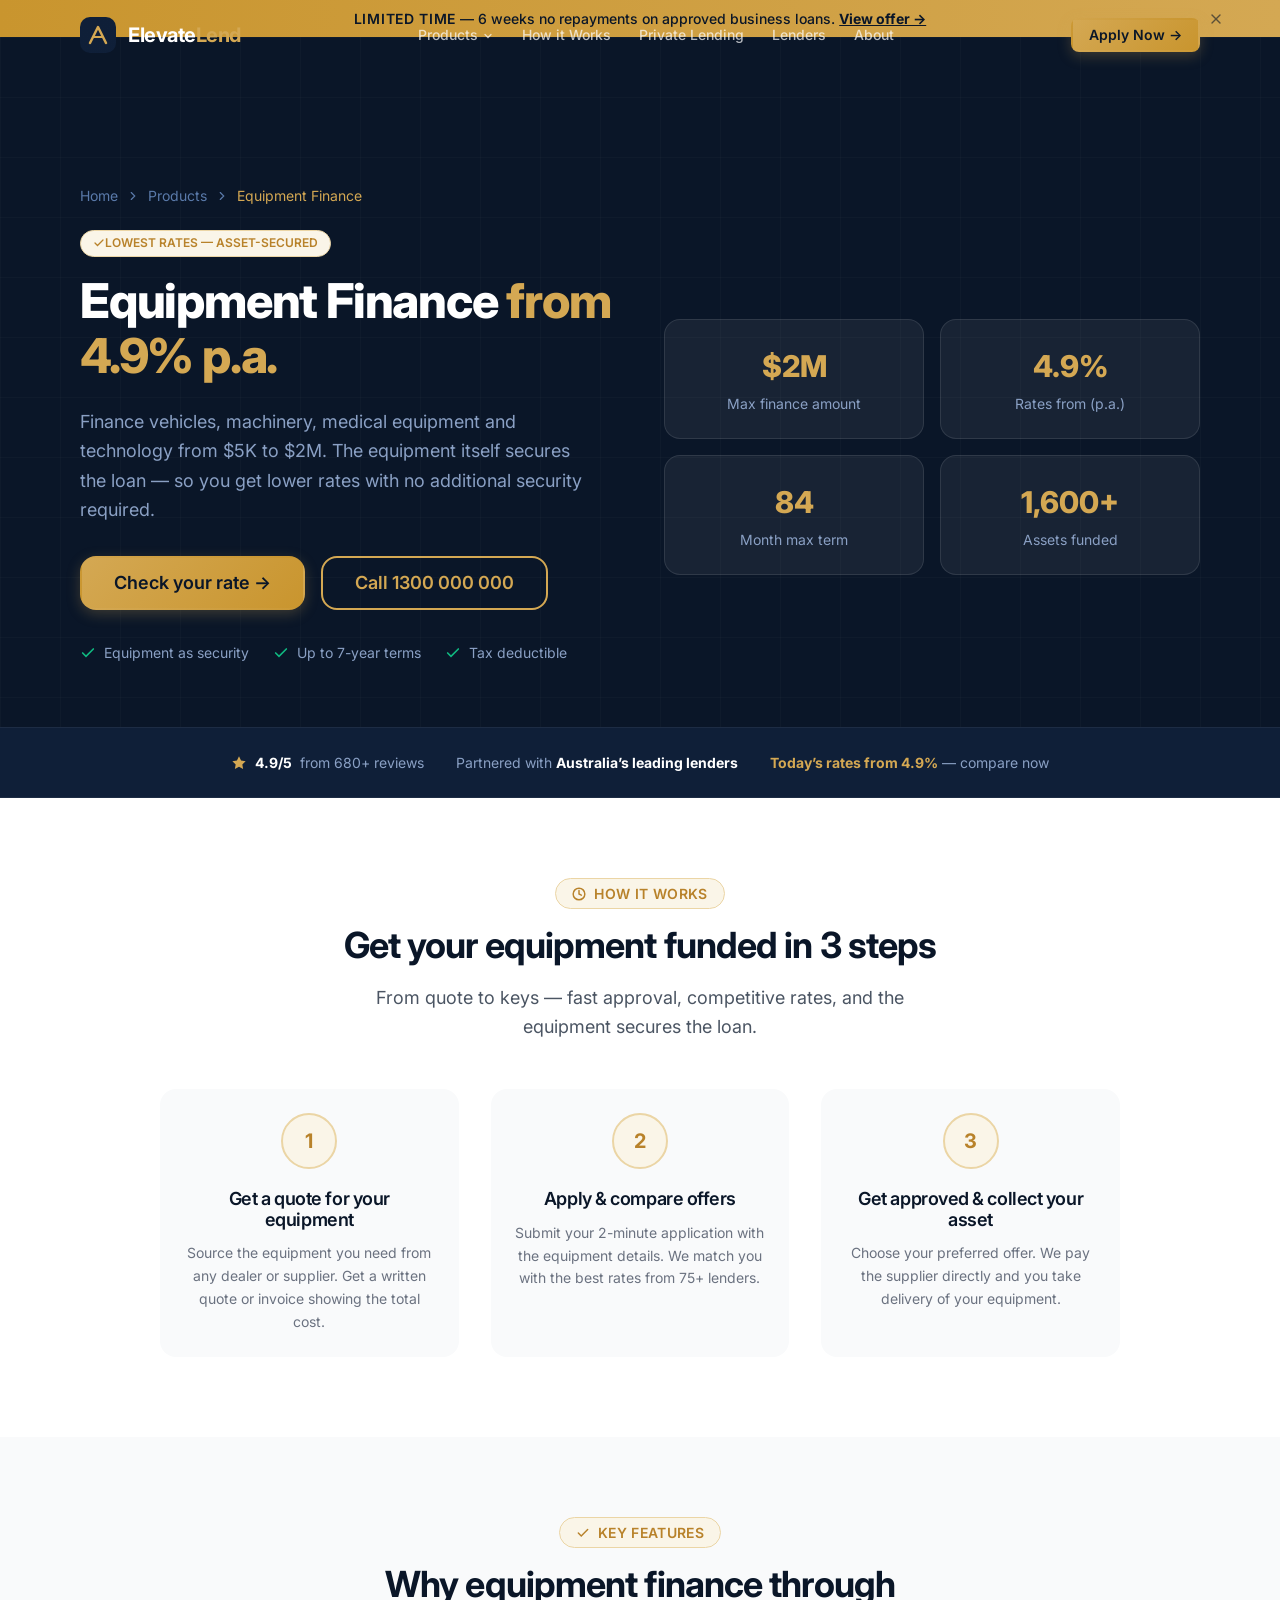
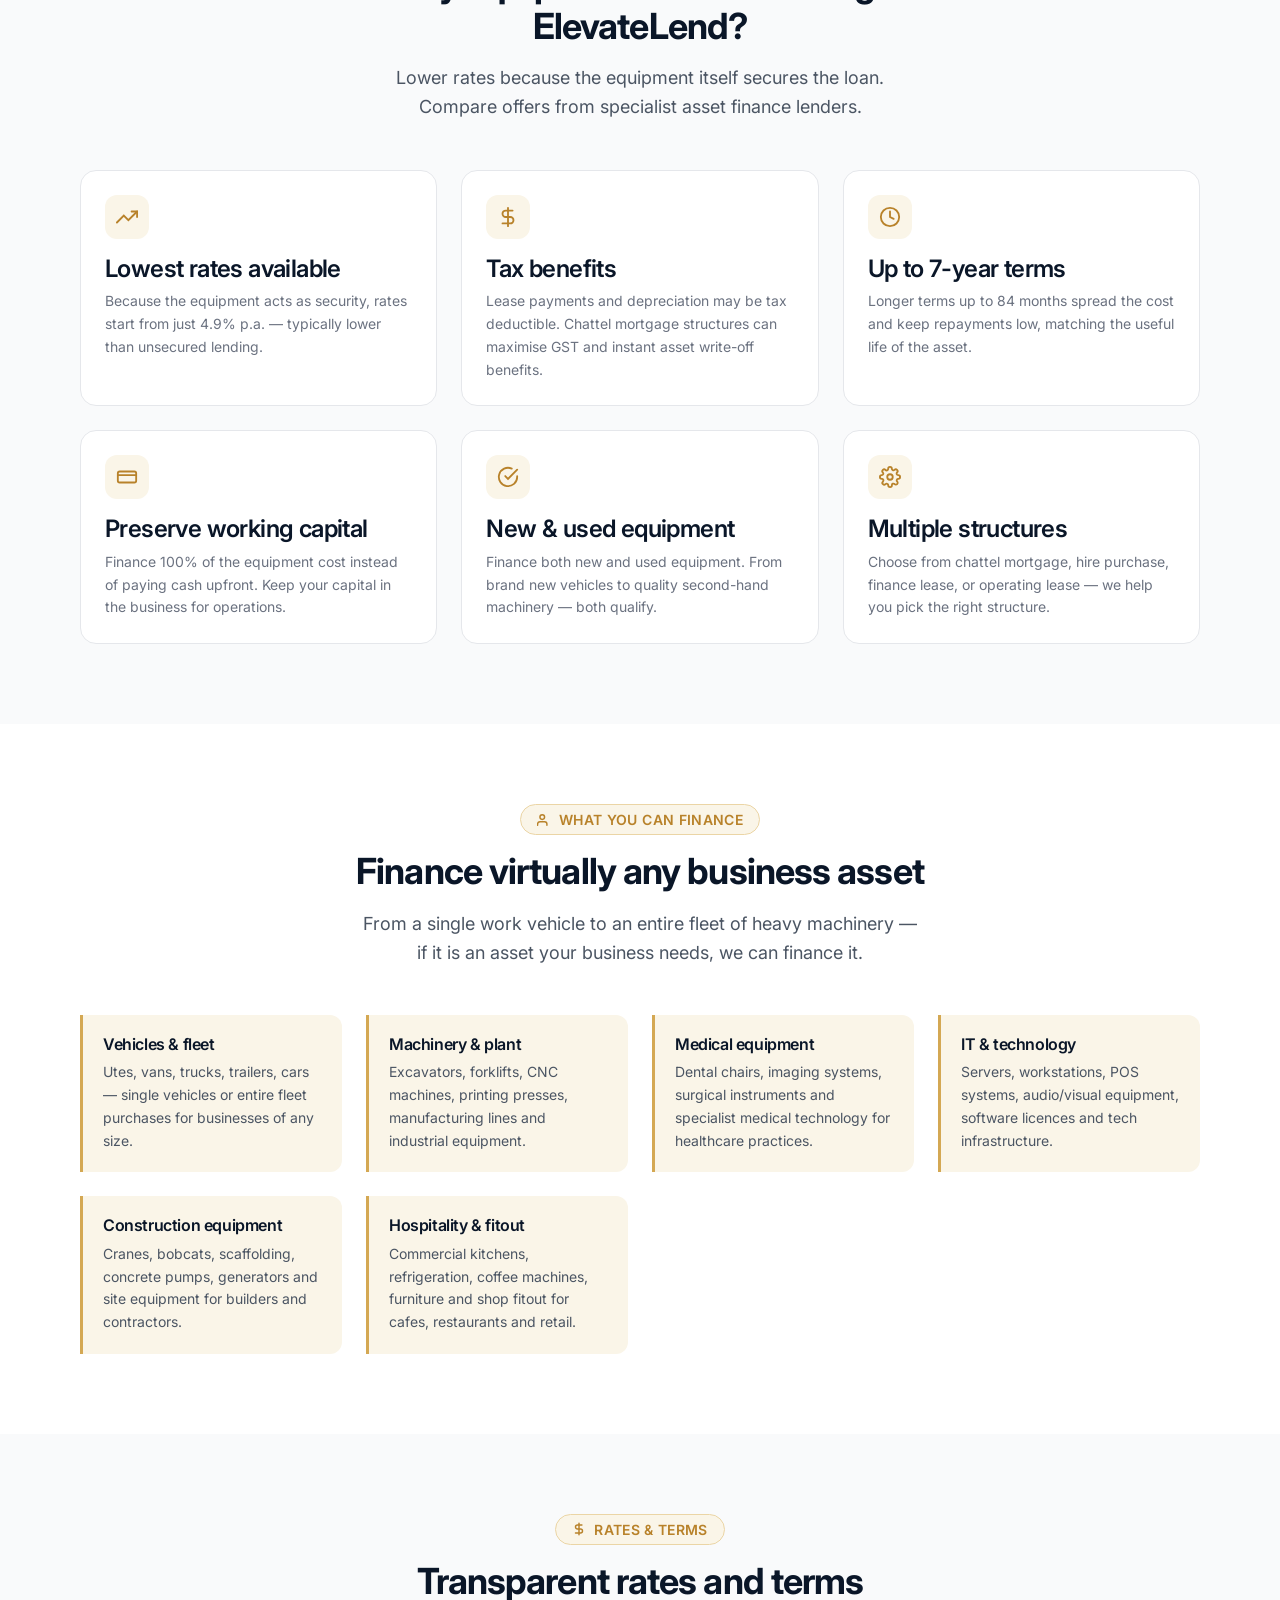
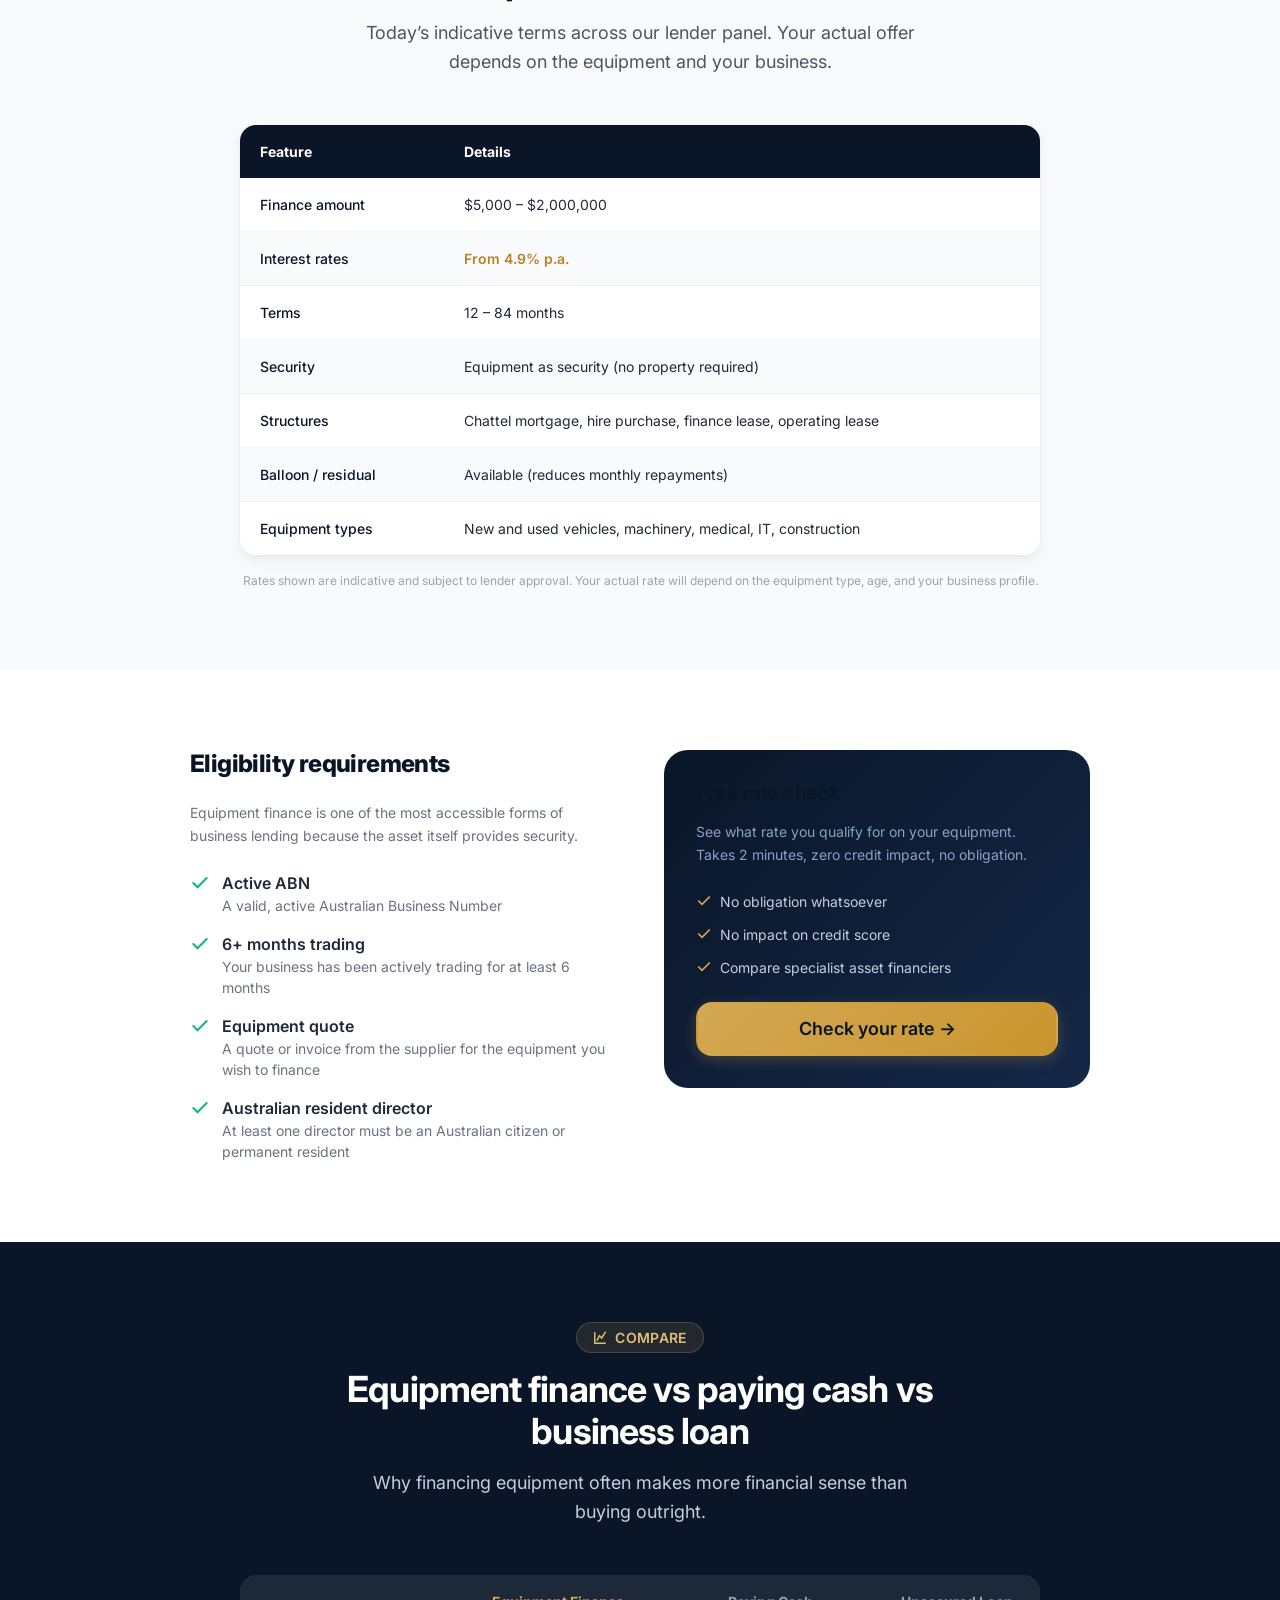
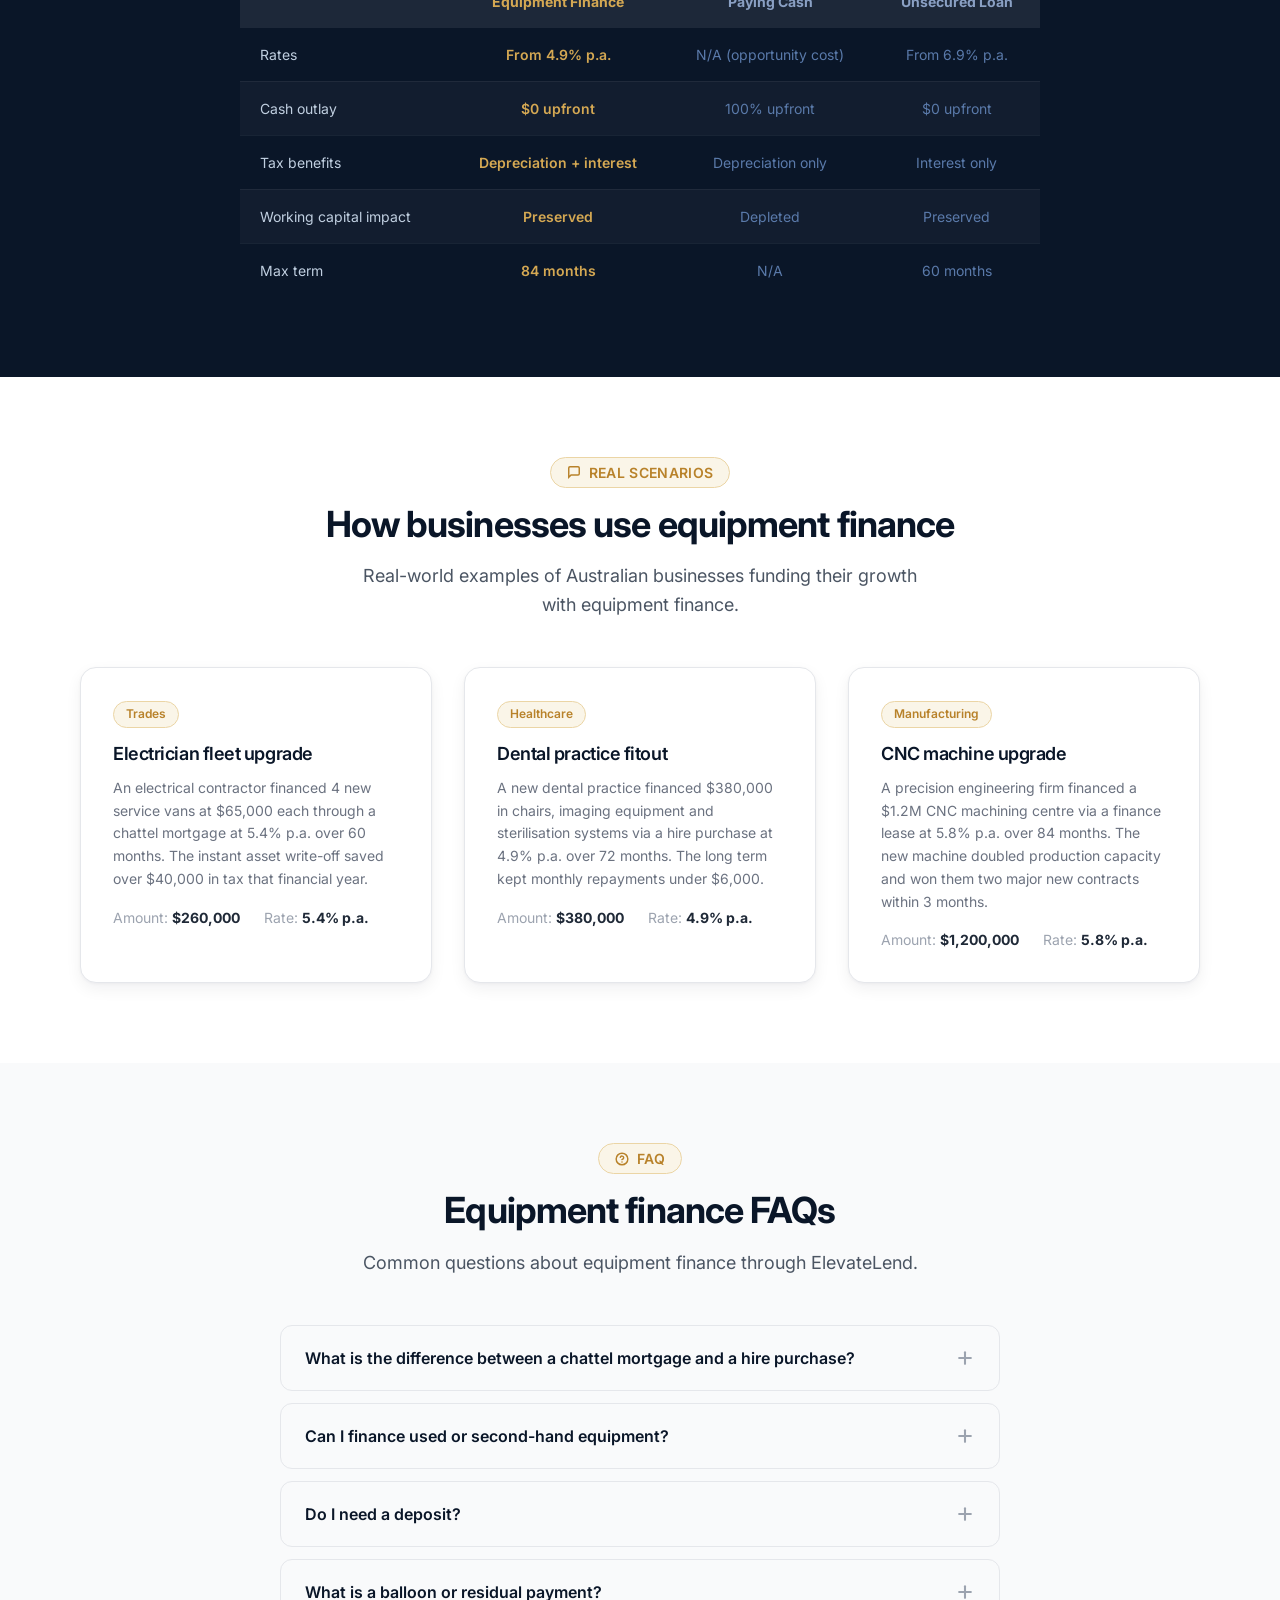
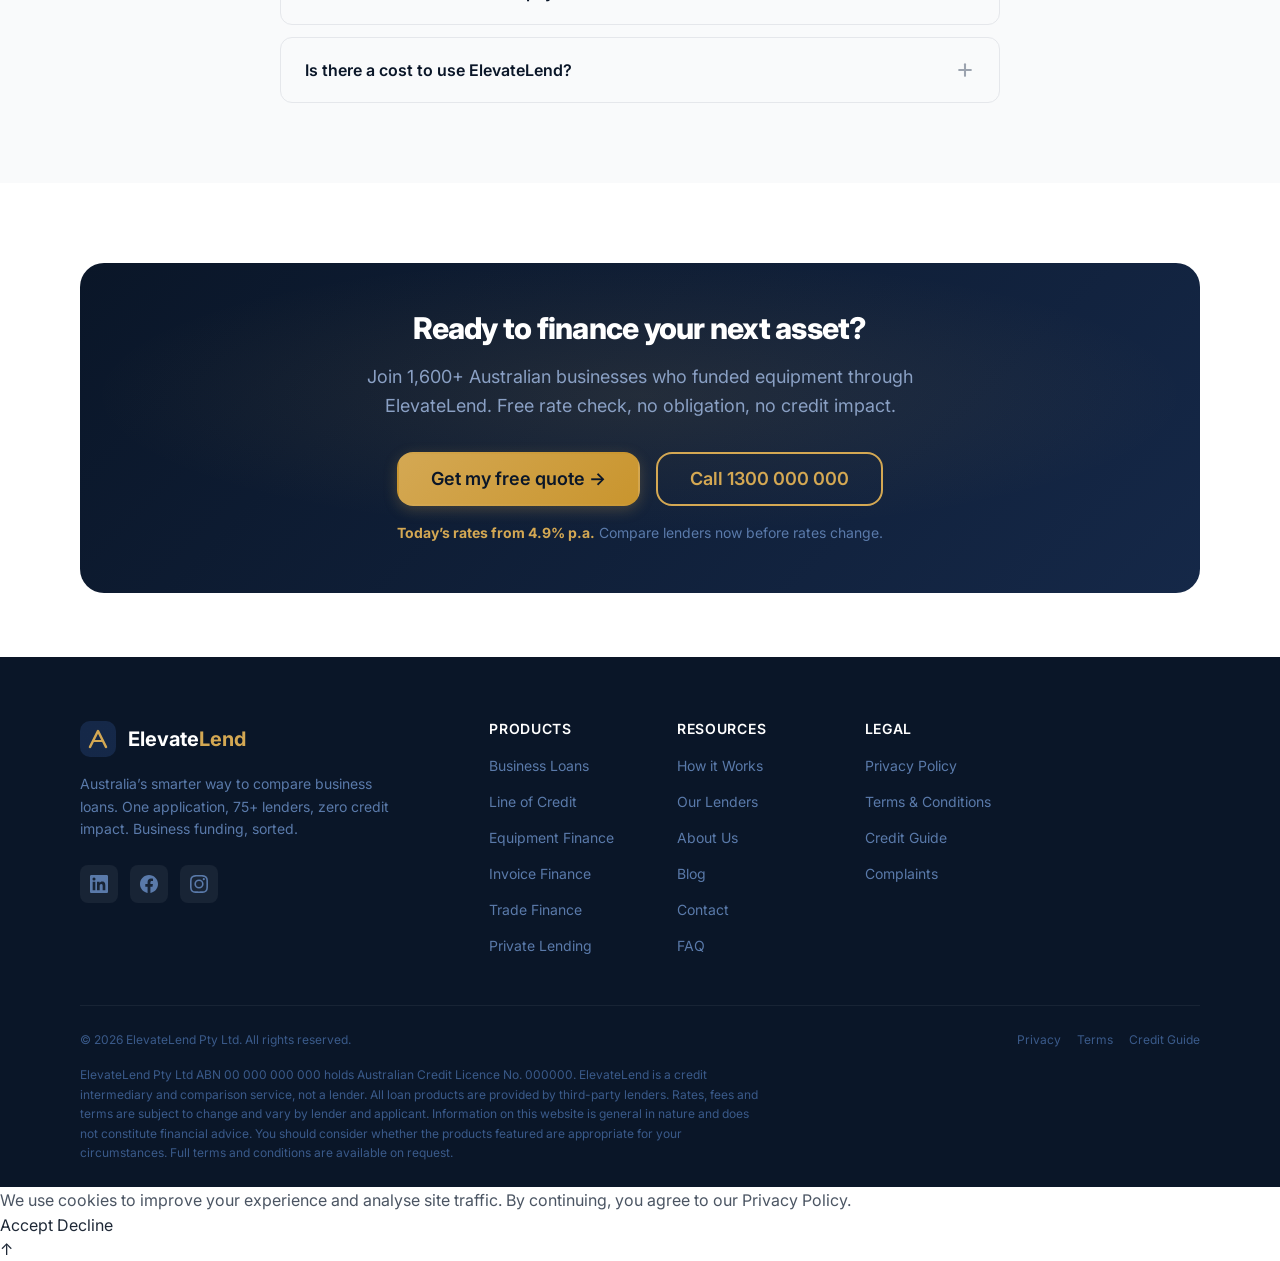
<file: products/equipment-finance/index.html>
<!DOCTYPE html>
<html lang="en-AU">
<head>
  <meta charset="UTF-8">
  <meta name="viewport" content="width=device-width, initial-scale=1.0">
  <meta name="description" content="Equipment finance from $5K to $2M with rates from 4.9% p.a. Fund vehicles, machinery, medical equipment and technology. The equipment secures the loan for lower rates. Compare 75+ lenders.">
  <meta name="keywords" content="equipment finance Australia, equipment loans, vehicle finance, machinery finance, chattel mortgage, hire purchase, business equipment funding">
  <meta name="author" content="ElevateLend">
  <meta name="robots" content="index, follow">
  <meta property="og:title" content="Equipment Finance from 4.9% p.a. | ElevateLend">
  <meta property="og:description" content="Fund vehicles, machinery and technology from $5K to $2M. Equipment secures the loan for lower rates. Compare 75+ Australian lenders.">
  <meta property="og:type" content="website">
  <meta property="og:url" content="https://elevatelend.com.au/products/equipment-finance/">
  <meta property="og:locale" content="en_AU">
  <title>Equipment Finance from 4.9% p.a. | Compare 75+ Lenders | ElevateLend</title>
  <link rel="canonical" href="https://elevatelend.com.au/products/equipment-finance/">
  <link rel="stylesheet" href="../../css/style.css">
  <link rel="icon" type="image/svg+xml" href="data:image/svg+xml,<svg xmlns='http://www.w3.org/2000/svg' viewBox='0 0 32 32'><rect width='32' height='32' rx='8' fill='%230a1628'/><path d='M8 22l8-14 8 14' stroke='%23d4a853' stroke-width='3' fill='none' stroke-linecap='round' stroke-linejoin='round'/></svg>">
</head>
<body>

  <!-- PROMO BAR -->
  <div class="promo-bar" role="banner" id="promo-bar">
    <div class="container" style="position: relative;">
      <span style="font-weight: 600; letter-spacing: 0.05em; text-transform: uppercase;">LIMITED TIME</span> &mdash; 6 weeks no repayments on approved business loans. <a href="/#eofy-offer">View offer &rarr;</a>
      <button class="promo-bar__close" aria-label="Close promotional banner" onclick="document.getElementById('promo-bar').style.display='none'"><svg width="16" height="16" viewBox="0 0 24 24" fill="none" stroke="currentColor" stroke-width="2" stroke-linecap="round"><line x1="18" y1="6" x2="6" y2="18"/><line x1="6" y1="6" x2="18" y2="18"/></svg></button>
    </div>
  </div>

  <!-- NAVIGATION -->
  <nav class="nav" id="main-nav" role="navigation" aria-label="Main navigation">
    <div class="container">
      <div class="nav__inner">
        <a href="/" class="nav__logo" aria-label="ElevateLend home"><svg class="nav__logo-icon" viewBox="0 0 36 36" fill="none" xmlns="http://www.w3.org/2000/svg" aria-hidden="true"><rect width="36" height="36" rx="10" fill="url(#logo-grad)"/><path d="M10 26l8-16 8 16" stroke="#d4a853" stroke-width="2.5" fill="none" stroke-linecap="round" stroke-linejoin="round"/><path d="M13 20h10" stroke="#d4a853" stroke-width="2" stroke-linecap="round"/><defs><linearGradient id="logo-grad" x1="0" y1="0" x2="36" y2="36"><stop stop-color="#0f1f38"/><stop offset="1" stop-color="#152848"/></linearGradient></defs></svg><span class="nav__logo-text">Elevate<span>Lend</span></span></a>
        <div class="nav__links">
          <div class="nav__link" style="position:relative; cursor:pointer;" id="products-dropdown-trigger">Products<svg width="12" height="12" viewBox="0 0 24 24" fill="none" stroke="currentColor" stroke-width="2.5" stroke-linecap="round" style="margin-left:4px; display:inline-block; vertical-align:middle;"><polyline points="6 9 12 15 18 9"/></svg><div style="display:none; position:absolute; top:100%; left:0; min-width:220px; background:rgba(10,22,40,0.95); backdrop-filter:blur(16px); border-radius:var(--radius-lg); padding:var(--space-2) 0; box-shadow:var(--shadow-xl); border:1px solid rgba(255,255,255,0.08); z-index:var(--z-dropdown);" id="products-dropdown"><a href="/products/business-loans/" style="display:block; padding:var(--space-3) var(--space-5); font-size:var(--font-size-sm); color:rgba(255,255,255,0.8); transition:all 150ms;">Business Loans</a><a href="/products/line-of-credit/" style="display:block; padding:var(--space-3) var(--space-5); font-size:var(--font-size-sm); color:rgba(255,255,255,0.8); transition:all 150ms;">Line of Credit</a><a href="/products/equipment-finance/" style="display:block; padding:var(--space-3) var(--space-5); font-size:var(--font-size-sm); color:rgba(255,255,255,0.8); transition:all 150ms;">Equipment Finance</a><a href="/products/invoice-finance/" style="display:block; padding:var(--space-3) var(--space-5); font-size:var(--font-size-sm); color:rgba(255,255,255,0.8); transition:all 150ms;">Invoice Finance</a><a href="/products/trade-finance/" style="display:block; padding:var(--space-3) var(--space-5); font-size:var(--font-size-sm); color:rgba(255,255,255,0.8); transition:all 150ms;">Trade Finance</a></div></div>
          <a href="/how-it-works/" class="nav__link">How it Works</a><a href="/private-lending/" class="nav__link">Private Lending</a><a href="/lenders/" class="nav__link">Lenders</a><a href="/about/" class="nav__link">About</a>
        </div>
        <div class="nav__actions">
          <a href="tel:1300000000" class="nav__link" style="display:none;" aria-label="Call us"><svg width="16" height="16" viewBox="0 0 24 24" fill="none" stroke="currentColor" stroke-width="2" stroke-linecap="round" style="display:inline-block; vertical-align:middle; margin-right:4px;"><path d="M22 16.92v3a2 2 0 01-2.18 2 19.79 19.79 0 01-8.63-3.07 19.5 19.5 0 01-6-6A19.79 19.79 0 012.12 4.18 2 2 0 014.11 2h3a2 2 0 012 1.72c.127.96.361 1.903.7 2.81a2 2 0 01-.45 2.11L8.09 9.91a16 16 0 006 6l1.27-1.27a2 2 0 012.11-.45c.907.339 1.85.573 2.81.7A2 2 0 0122 16.92z"/></svg>1300 000 000</a>
          <a href="/apply/" class="btn btn--primary btn--sm nav__cta">Apply Now &rarr;</a>
          <button class="nav__toggle" data-nav-toggle aria-label="Toggle navigation menu" aria-expanded="false"><svg class="nav__toggle-icon" viewBox="0 0 24 24" fill="none" stroke="currentColor" stroke-width="2" stroke-linecap="round"><line x1="3" y1="6" x2="21" y2="6"/><line x1="3" y1="12" x2="21" y2="12"/><line x1="3" y1="18" x2="21" y2="18"/></svg></button>
        </div>
      </div>
    </div>
    <div class="nav__mobile-menu" data-nav-menu><a href="/products/business-loans/" class="nav__mobile-link">Business Loans</a><a href="/products/line-of-credit/" class="nav__mobile-link">Line of Credit</a><a href="/products/equipment-finance/" class="nav__mobile-link">Equipment Finance</a><a href="/products/invoice-finance/" class="nav__mobile-link">Invoice Finance</a><a href="/products/trade-finance/" class="nav__mobile-link">Trade Finance</a><a href="/how-it-works/" class="nav__mobile-link">How it Works</a><a href="/private-lending/" class="nav__mobile-link">Private Lending</a><a href="/lenders/" class="nav__mobile-link">Lenders</a><a href="/about/" class="nav__mobile-link">About</a><div class="nav__mobile-cta"><a href="/apply/" class="btn btn--primary btn--block">Apply Now &rarr;</a></div></div>
  </nav>

  <!-- HERO -->
  <section class="section--dark" style="padding-top: calc(var(--space-32) + 20px); padding-bottom: var(--space-16); position: relative; overflow: hidden;">
    <div class="hero__grid-pattern" aria-hidden="true"></div>
    <div class="container" style="position: relative; z-index: 1;">
      <nav aria-label="Breadcrumb" style="margin-bottom: var(--space-6);"><ol style="display: flex; align-items: center; gap: var(--space-2); list-style: none; font-size: var(--font-size-sm); color: var(--color-navy-300);"><li><a href="/" style="color: var(--color-navy-300);">Home</a></li><li><svg width="14" height="14" viewBox="0 0 24 24" fill="none" stroke="currentColor" stroke-width="2" stroke-linecap="round"><polyline points="9 18 15 12 9 6"/></svg></li><li><a href="/products/" style="color: var(--color-navy-300);">Products</a></li><li><svg width="14" height="14" viewBox="0 0 24 24" fill="none" stroke="currentColor" stroke-width="2" stroke-linecap="round"><polyline points="9 18 15 12 9 6"/></svg></li><li style="color: var(--color-gold-400);">Equipment Finance</li></ol></nav>

      <div style="display: grid; grid-template-columns: 1fr 1fr; gap: var(--space-12); align-items: center;">
        <div>
          <span class="badge badge--gold" style="margin-bottom: var(--space-4); display: inline-flex;"><svg width="12" height="12" viewBox="0 0 24 24" fill="none" stroke="currentColor" stroke-width="2.5" stroke-linecap="round"><polyline points="20 6 9 17 4 12"/></svg> LOWEST RATES &mdash; ASSET-SECURED</span>
          <h1 style="font-size: var(--font-size-5xl); font-weight: var(--font-weight-extrabold); color: var(--color-white); line-height: var(--line-height-tight); margin-bottom: var(--space-6);">Equipment Finance <span style="color: var(--color-gold-400);">from 4.9% p.a.</span></h1>
          <p style="font-size: var(--font-size-lg); color: var(--color-navy-200); margin-bottom: var(--space-8); max-width: 520px;">Finance vehicles, machinery, medical equipment and technology from $5K to $2M. The equipment itself secures the loan &mdash; so you get lower rates with no additional security required.</p>
          <div style="display: flex; flex-wrap: wrap; gap: var(--space-4); margin-bottom: var(--space-8);"><a href="/apply/" class="btn btn--primary btn--lg btn--pulse">Check your rate &rarr;</a><a href="tel:1300000000" class="btn btn--outline btn--lg">Call 1300 000 000</a></div>
          <div style="display: flex; flex-wrap: wrap; gap: var(--space-6);">
            <div style="display:flex; align-items:center; gap:var(--space-2); font-size:var(--font-size-sm); color:var(--color-navy-200);"><svg width="16" height="16" viewBox="0 0 24 24" fill="none" stroke="#10b981" stroke-width="2.5" stroke-linecap="round"><polyline points="20 6 9 17 4 12"/></svg>Equipment as security</div>
            <div style="display:flex; align-items:center; gap:var(--space-2); font-size:var(--font-size-sm); color:var(--color-navy-200);"><svg width="16" height="16" viewBox="0 0 24 24" fill="none" stroke="#10b981" stroke-width="2.5" stroke-linecap="round"><polyline points="20 6 9 17 4 12"/></svg>Up to 7-year terms</div>
            <div style="display:flex; align-items:center; gap:var(--space-2); font-size:var(--font-size-sm); color:var(--color-navy-200);"><svg width="16" height="16" viewBox="0 0 24 24" fill="none" stroke="#10b981" stroke-width="2.5" stroke-linecap="round"><polyline points="20 6 9 17 4 12"/></svg>Tax deductible</div>
          </div>
        </div>
        <div style="display: grid; grid-template-columns: 1fr 1fr; gap: var(--space-4);">
          <div style="background: rgba(255,255,255,0.06); border: 1px solid rgba(255,255,255,0.1); border-radius: var(--radius-xl); padding: var(--space-6); text-align: center;"><div style="font-size: var(--font-size-3xl); font-weight: var(--font-weight-extrabold); color: var(--color-gold-400);">$2M</div><div style="font-size: var(--font-size-sm); color: var(--color-navy-200); margin-top: var(--space-1);">Max finance amount</div></div>
          <div style="background: rgba(255,255,255,0.06); border: 1px solid rgba(255,255,255,0.1); border-radius: var(--radius-xl); padding: var(--space-6); text-align: center;"><div style="font-size: var(--font-size-3xl); font-weight: var(--font-weight-extrabold); color: var(--color-gold-400);">4.9%</div><div style="font-size: var(--font-size-sm); color: var(--color-navy-200); margin-top: var(--space-1);">Rates from (p.a.)</div></div>
          <div style="background: rgba(255,255,255,0.06); border: 1px solid rgba(255,255,255,0.1); border-radius: var(--radius-xl); padding: var(--space-6); text-align: center;"><div style="font-size: var(--font-size-3xl); font-weight: var(--font-weight-extrabold); color: var(--color-gold-400);">84</div><div style="font-size: var(--font-size-sm); color: var(--color-navy-200); margin-top: var(--space-1);">Month max term</div></div>
          <div style="background: rgba(255,255,255,0.06); border: 1px solid rgba(255,255,255,0.1); border-radius: var(--radius-xl); padding: var(--space-6); text-align: center;"><div style="font-size: var(--font-size-3xl); font-weight: var(--font-weight-extrabold); color: var(--color-gold-400);">1,600+</div><div style="font-size: var(--font-size-sm); color: var(--color-navy-200); margin-top: var(--space-1);">Assets funded</div></div>
        </div>
      </div>
    </div>
  </section>

  <!-- SOCIAL PROOF BAR -->
  <section class="section--dark" style="padding-block: var(--space-6); border-top: 1px solid rgba(255,255,255,0.06); border-bottom: 1px solid rgba(255,255,255,0.06); background: var(--color-navy-800);">
    <div class="container"><div style="display: flex; justify-content: center; flex-wrap: wrap; gap: var(--space-8); font-size: var(--font-size-sm); color: var(--color-navy-200);"><div style="display: flex; align-items: center; gap: var(--space-2);"><svg width="16" height="16" viewBox="0 0 24 24" fill="#d4a853" stroke="none"><polygon points="12 2 15.09 8.26 22 9.27 17 14.14 18.18 21.02 12 17.77 5.82 21.02 7 14.14 2 9.27 8.91 8.26"/></svg><strong style="color: var(--color-white);">4.9/5</strong> from 680+ reviews</div><div>Partnered with <strong style="color: var(--color-white);">Australia&rsquo;s leading lenders</strong></div><div><strong style="color: var(--color-gold-400);">Today&rsquo;s rates from 4.9%</strong> &mdash; compare now</div></div></div>
  </section>

  <!-- HOW IT WORKS -->
  <section class="section">
    <div class="container">
      <div class="section-header"><span class="section-header__badge"><svg width="14" height="14" viewBox="0 0 24 24" fill="none" stroke="currentColor" stroke-width="2.5" stroke-linecap="round"><circle cx="12" cy="12" r="10"/><polyline points="12 6 12 12 16 14"/></svg> HOW IT WORKS</span><h2 class="section-header__title">Get your equipment funded in 3 steps</h2><p class="section-header__subtitle">From quote to keys &mdash; fast approval, competitive rates, and the equipment secures the loan.</p></div>
      <div style="display: grid; grid-template-columns: repeat(auto-fit, minmax(280px, 1fr)); gap: var(--space-8); max-width: 960px; margin-inline: auto;">
        <div style="text-align: center; padding: var(--space-6); background: var(--color-gray-50); border-radius: var(--radius-xl);"><div style="width: 56px; height: 56px; border-radius: var(--radius-full); background: var(--color-gold-50); color: var(--color-gold-600); display: flex; align-items: center; justify-content: center; margin: 0 auto var(--space-5); font-size: var(--font-size-xl); font-weight: var(--font-weight-bold); border: 2px solid var(--color-gold-200);">1</div><h3 style="font-size: var(--font-size-lg); font-weight: var(--font-weight-semibold); margin-bottom: var(--space-3);">Get a quote for your equipment</h3><p style="font-size: var(--font-size-sm); color: var(--color-gray-500);">Source the equipment you need from any dealer or supplier. Get a written quote or invoice showing the total cost.</p></div>
        <div style="text-align: center; padding: var(--space-6); background: var(--color-gray-50); border-radius: var(--radius-xl);"><div style="width: 56px; height: 56px; border-radius: var(--radius-full); background: var(--color-gold-50); color: var(--color-gold-600); display: flex; align-items: center; justify-content: center; margin: 0 auto var(--space-5); font-size: var(--font-size-xl); font-weight: var(--font-weight-bold); border: 2px solid var(--color-gold-200);">2</div><h3 style="font-size: var(--font-size-lg); font-weight: var(--font-weight-semibold); margin-bottom: var(--space-3);">Apply &amp; compare offers</h3><p style="font-size: var(--font-size-sm); color: var(--color-gray-500);">Submit your 2-minute application with the equipment details. We match you with the best rates from 75+ lenders.</p></div>
        <div style="text-align: center; padding: var(--space-6); background: var(--color-gray-50); border-radius: var(--radius-xl);"><div style="width: 56px; height: 56px; border-radius: var(--radius-full); background: var(--color-gold-50); color: var(--color-gold-600); display: flex; align-items: center; justify-content: center; margin: 0 auto var(--space-5); font-size: var(--font-size-xl); font-weight: var(--font-weight-bold); border: 2px solid var(--color-gold-200);">3</div><h3 style="font-size: var(--font-size-lg); font-weight: var(--font-weight-semibold); margin-bottom: var(--space-3);">Get approved &amp; collect your asset</h3><p style="font-size: var(--font-size-sm); color: var(--color-gray-500);">Choose your preferred offer. We pay the supplier directly and you take delivery of your equipment.</p></div>
      </div>
    </div>
  </section>

  <!-- KEY FEATURES -->
  <section class="section section--gray">
    <div class="container">
      <div class="section-header"><span class="section-header__badge"><svg width="14" height="14" viewBox="0 0 24 24" fill="none" stroke="currentColor" stroke-width="2.5" stroke-linecap="round"><polyline points="20 6 9 17 4 12"/></svg> KEY FEATURES</span><h2 class="section-header__title">Why equipment finance through ElevateLend?</h2><p class="section-header__subtitle">Lower rates because the equipment itself secures the loan. Compare offers from specialist asset finance lenders.</p></div>
      <div style="display: grid; grid-template-columns: repeat(auto-fit, minmax(280px, 1fr)); gap: var(--space-6);">
        <div style="background: var(--color-white); padding: var(--space-6); border-radius: var(--radius-xl); border: 1px solid var(--color-gray-200);"><div style="width: 44px; height: 44px; border-radius: var(--radius-lg); background: var(--color-gold-50); color: var(--color-gold-600); display: flex; align-items: center; justify-content: center; margin-bottom: var(--space-4);"><svg width="22" height="22" viewBox="0 0 24 24" fill="none" stroke="currentColor" stroke-width="2" stroke-linecap="round"><polyline points="23 6 13.5 15.5 8.5 10.5 1 18"/><polyline points="17 6 23 6 23 12"/></svg></div><h3 style="font-weight: var(--font-weight-semibold); margin-bottom: var(--space-2);">Lowest rates available</h3><p style="font-size: var(--font-size-sm); color: var(--color-gray-500);">Because the equipment acts as security, rates start from just 4.9% p.a. &mdash; typically lower than unsecured lending.</p></div>
        <div style="background: var(--color-white); padding: var(--space-6); border-radius: var(--radius-xl); border: 1px solid var(--color-gray-200);"><div style="width: 44px; height: 44px; border-radius: var(--radius-lg); background: var(--color-gold-50); color: var(--color-gold-600); display: flex; align-items: center; justify-content: center; margin-bottom: var(--space-4);"><svg width="22" height="22" viewBox="0 0 24 24" fill="none" stroke="currentColor" stroke-width="2" stroke-linecap="round"><path d="M12 2v20M17 5H9.5a3.5 3.5 0 000 7h5a3.5 3.5 0 010 7H6"/></svg></div><h3 style="font-weight: var(--font-weight-semibold); margin-bottom: var(--space-2);">Tax benefits</h3><p style="font-size: var(--font-size-sm); color: var(--color-gray-500);">Lease payments and depreciation may be tax deductible. Chattel mortgage structures can maximise GST and instant asset write-off benefits.</p></div>
        <div style="background: var(--color-white); padding: var(--space-6); border-radius: var(--radius-xl); border: 1px solid var(--color-gray-200);"><div style="width: 44px; height: 44px; border-radius: var(--radius-lg); background: var(--color-gold-50); color: var(--color-gold-600); display: flex; align-items: center; justify-content: center; margin-bottom: var(--space-4);"><svg width="22" height="22" viewBox="0 0 24 24" fill="none" stroke="currentColor" stroke-width="2" stroke-linecap="round"><circle cx="12" cy="12" r="10"/><polyline points="12 6 12 12 16 14"/></svg></div><h3 style="font-weight: var(--font-weight-semibold); margin-bottom: var(--space-2);">Up to 7-year terms</h3><p style="font-size: var(--font-size-sm); color: var(--color-gray-500);">Longer terms up to 84 months spread the cost and keep repayments low, matching the useful life of the asset.</p></div>
        <div style="background: var(--color-white); padding: var(--space-6); border-radius: var(--radius-xl); border: 1px solid var(--color-gray-200);"><div style="width: 44px; height: 44px; border-radius: var(--radius-lg); background: var(--color-gold-50); color: var(--color-gold-600); display: flex; align-items: center; justify-content: center; margin-bottom: var(--space-4);"><svg width="22" height="22" viewBox="0 0 24 24" fill="none" stroke="currentColor" stroke-width="2" stroke-linecap="round"><rect x="2" y="6" width="20" height="12" rx="2"/><path d="M2 10h20"/></svg></div><h3 style="font-weight: var(--font-weight-semibold); margin-bottom: var(--space-2);">Preserve working capital</h3><p style="font-size: var(--font-size-sm); color: var(--color-gray-500);">Finance 100% of the equipment cost instead of paying cash upfront. Keep your capital in the business for operations.</p></div>
        <div style="background: var(--color-white); padding: var(--space-6); border-radius: var(--radius-xl); border: 1px solid var(--color-gray-200);"><div style="width: 44px; height: 44px; border-radius: var(--radius-lg); background: var(--color-gold-50); color: var(--color-gold-600); display: flex; align-items: center; justify-content: center; margin-bottom: var(--space-4);"><svg width="22" height="22" viewBox="0 0 24 24" fill="none" stroke="currentColor" stroke-width="2" stroke-linecap="round"><path d="M22 11.08V12a10 10 0 11-5.93-9.14"/><polyline points="22 4 12 14.01 9 11.01"/></svg></div><h3 style="font-weight: var(--font-weight-semibold); margin-bottom: var(--space-2);">New &amp; used equipment</h3><p style="font-size: var(--font-size-sm); color: var(--color-gray-500);">Finance both new and used equipment. From brand new vehicles to quality second-hand machinery &mdash; both qualify.</p></div>
        <div style="background: var(--color-white); padding: var(--space-6); border-radius: var(--radius-xl); border: 1px solid var(--color-gray-200);"><div style="width: 44px; height: 44px; border-radius: var(--radius-lg); background: var(--color-gold-50); color: var(--color-gold-600); display: flex; align-items: center; justify-content: center; margin-bottom: var(--space-4);"><svg width="22" height="22" viewBox="0 0 24 24" fill="none" stroke="currentColor" stroke-width="2" stroke-linecap="round"><circle cx="12" cy="12" r="3"/><path d="M19.4 15a1.65 1.65 0 00.33 1.82l.06.06a2 2 0 010 2.83 2 2 0 01-2.83 0l-.06-.06a1.65 1.65 0 00-1.82-.33 1.65 1.65 0 00-1 1.51V21a2 2 0 01-4 0v-.09A1.65 1.65 0 009 19.4a1.65 1.65 0 00-1.82.33l-.06.06a2 2 0 01-2.83-2.83l.06-.06A1.65 1.65 0 004.68 15a1.65 1.65 0 00-1.51-1H3a2 2 0 010-4h.09A1.65 1.65 0 004.6 9a1.65 1.65 0 00-.33-1.82l-.06-.06a2 2 0 112.83-2.83l.06.06A1.65 1.65 0 009 4.68a1.65 1.65 0 001-1.51V3a2 2 0 014 0v.09a1.65 1.65 0 001 1.51 1.65 1.65 0 001.82-.33l.06-.06a2 2 0 012.83 2.83l-.06.06a1.65 1.65 0 00-.33 1.82V9c.26.604.852.997 1.51 1H21a2 2 0 010 4h-.09a1.65 1.65 0 00-1.51 1z"/></svg></div><h3 style="font-weight: var(--font-weight-semibold); margin-bottom: var(--space-2);">Multiple structures</h3><p style="font-size: var(--font-size-sm); color: var(--color-gray-500);">Choose from chattel mortgage, hire purchase, finance lease, or operating lease &mdash; we help you pick the right structure.</p></div>
      </div>
    </div>
  </section>

  <!-- WHO IT'S FOR -->
  <section class="section">
    <div class="container">
      <div class="section-header"><span class="section-header__badge"><svg width="14" height="14" viewBox="0 0 24 24" fill="none" stroke="currentColor" stroke-width="2.5" stroke-linecap="round"><path d="M17 21v-2a4 4 0 00-4-4H5a4 4 0 00-4 4v2"/><circle cx="9" cy="7" r="4"/></svg> WHAT YOU CAN FINANCE</span><h2 class="section-header__title">Finance virtually any business asset</h2><p class="section-header__subtitle">From a single work vehicle to an entire fleet of heavy machinery &mdash; if it is an asset your business needs, we can finance it.</p></div>
      <div style="display: grid; grid-template-columns: repeat(auto-fit, minmax(240px, 1fr)); gap: var(--space-6);">
        <div style="padding: var(--space-5); border-left: 3px solid var(--color-gold-400); background: var(--color-gold-50); border-radius: 0 var(--radius-lg) var(--radius-lg) 0;"><h3 style="font-size: var(--font-size-base); font-weight: var(--font-weight-semibold); margin-bottom: var(--space-2);">Vehicles &amp; fleet</h3><p style="font-size: var(--font-size-sm); color: var(--color-gray-600);">Utes, vans, trucks, trailers, cars &mdash; single vehicles or entire fleet purchases for businesses of any size.</p></div>
        <div style="padding: var(--space-5); border-left: 3px solid var(--color-gold-400); background: var(--color-gold-50); border-radius: 0 var(--radius-lg) var(--radius-lg) 0;"><h3 style="font-size: var(--font-size-base); font-weight: var(--font-weight-semibold); margin-bottom: var(--space-2);">Machinery &amp; plant</h3><p style="font-size: var(--font-size-sm); color: var(--color-gray-600);">Excavators, forklifts, CNC machines, printing presses, manufacturing lines and industrial equipment.</p></div>
        <div style="padding: var(--space-5); border-left: 3px solid var(--color-gold-400); background: var(--color-gold-50); border-radius: 0 var(--radius-lg) var(--radius-lg) 0;"><h3 style="font-size: var(--font-size-base); font-weight: var(--font-weight-semibold); margin-bottom: var(--space-2);">Medical equipment</h3><p style="font-size: var(--font-size-sm); color: var(--color-gray-600);">Dental chairs, imaging systems, surgical instruments and specialist medical technology for healthcare practices.</p></div>
        <div style="padding: var(--space-5); border-left: 3px solid var(--color-gold-400); background: var(--color-gold-50); border-radius: 0 var(--radius-lg) var(--radius-lg) 0;"><h3 style="font-size: var(--font-size-base); font-weight: var(--font-weight-semibold); margin-bottom: var(--space-2);">IT &amp; technology</h3><p style="font-size: var(--font-size-sm); color: var(--color-gray-600);">Servers, workstations, POS systems, audio/visual equipment, software licences and tech infrastructure.</p></div>
        <div style="padding: var(--space-5); border-left: 3px solid var(--color-gold-400); background: var(--color-gold-50); border-radius: 0 var(--radius-lg) var(--radius-lg) 0;"><h3 style="font-size: var(--font-size-base); font-weight: var(--font-weight-semibold); margin-bottom: var(--space-2);">Construction equipment</h3><p style="font-size: var(--font-size-sm); color: var(--color-gray-600);">Cranes, bobcats, scaffolding, concrete pumps, generators and site equipment for builders and contractors.</p></div>
        <div style="padding: var(--space-5); border-left: 3px solid var(--color-gold-400); background: var(--color-gold-50); border-radius: 0 var(--radius-lg) var(--radius-lg) 0;"><h3 style="font-size: var(--font-size-base); font-weight: var(--font-weight-semibold); margin-bottom: var(--space-2);">Hospitality &amp; fitout</h3><p style="font-size: var(--font-size-sm); color: var(--color-gray-600);">Commercial kitchens, refrigeration, coffee machines, furniture and shop fitout for cafes, restaurants and retail.</p></div>
      </div>
    </div>
  </section>

  <!-- RATES & TERMS -->
  <section class="section section--gray">
    <div class="container">
      <div class="section-header"><span class="section-header__badge"><svg width="14" height="14" viewBox="0 0 24 24" fill="none" stroke="currentColor" stroke-width="2.5" stroke-linecap="round"><path d="M12 2v20M17 5H9.5a3.5 3.5 0 000 7h5a3.5 3.5 0 010 7H6"/></svg> RATES &amp; TERMS</span><h2 class="section-header__title">Transparent rates and terms</h2><p class="section-header__subtitle">Today&rsquo;s indicative terms across our lender panel. Your actual offer depends on the equipment and your business.</p></div>
      <div style="overflow-x: auto; border-radius: var(--radius-xl); box-shadow: var(--shadow-card); max-width: 800px; margin-inline: auto;">
        <table style="width: 100%; border-collapse: collapse; background: var(--color-white); font-size: var(--font-size-sm);">
          <thead><tr style="background: var(--color-navy-900); color: var(--color-white);"><th style="padding: var(--space-4) var(--space-5); text-align: left;">Feature</th><th style="padding: var(--space-4) var(--space-5); text-align: left;">Details</th></tr></thead>
          <tbody>
            <tr style="border-bottom: 1px solid var(--color-gray-100);"><td style="padding: var(--space-4) var(--space-5); font-weight: var(--font-weight-medium); color: var(--color-navy-900);">Finance amount</td><td style="padding: var(--space-4) var(--space-5);">$5,000 &ndash; $2,000,000</td></tr>
            <tr style="border-bottom: 1px solid var(--color-gray-100); background: var(--color-gray-50);"><td style="padding: var(--space-4) var(--space-5); font-weight: var(--font-weight-medium); color: var(--color-navy-900);">Interest rates</td><td style="padding: var(--space-4) var(--space-5); color: var(--color-gold-600); font-weight: var(--font-weight-semibold);">From 4.9% p.a.</td></tr>
            <tr style="border-bottom: 1px solid var(--color-gray-100);"><td style="padding: var(--space-4) var(--space-5); font-weight: var(--font-weight-medium); color: var(--color-navy-900);">Terms</td><td style="padding: var(--space-4) var(--space-5);">12 &ndash; 84 months</td></tr>
            <tr style="border-bottom: 1px solid var(--color-gray-100); background: var(--color-gray-50);"><td style="padding: var(--space-4) var(--space-5); font-weight: var(--font-weight-medium); color: var(--color-navy-900);">Security</td><td style="padding: var(--space-4) var(--space-5);">Equipment as security (no property required)</td></tr>
            <tr style="border-bottom: 1px solid var(--color-gray-100);"><td style="padding: var(--space-4) var(--space-5); font-weight: var(--font-weight-medium); color: var(--color-navy-900);">Structures</td><td style="padding: var(--space-4) var(--space-5);">Chattel mortgage, hire purchase, finance lease, operating lease</td></tr>
            <tr style="border-bottom: 1px solid var(--color-gray-100); background: var(--color-gray-50);"><td style="padding: var(--space-4) var(--space-5); font-weight: var(--font-weight-medium); color: var(--color-navy-900);">Balloon / residual</td><td style="padding: var(--space-4) var(--space-5);">Available (reduces monthly repayments)</td></tr>
            <tr><td style="padding: var(--space-4) var(--space-5); font-weight: var(--font-weight-medium); color: var(--color-navy-900);">Equipment types</td><td style="padding: var(--space-4) var(--space-5);">New and used vehicles, machinery, medical, IT, construction</td></tr>
          </tbody>
        </table>
      </div>
      <p style="text-align: center; margin-top: var(--space-4); font-size: var(--font-size-xs); color: var(--color-gray-400);">Rates shown are indicative and subject to lender approval. Your actual rate will depend on the equipment type, age, and your business profile.</p>
    </div>
  </section>

  <!-- ELIGIBILITY -->
  <section class="section">
    <div class="container">
      <div style="display: grid; grid-template-columns: 1fr 1fr; gap: var(--space-12); align-items: start; max-width: 900px; margin-inline: auto;">
        <div>
          <h2 style="font-size: var(--font-size-2xl); font-weight: var(--font-weight-extrabold); margin-bottom: var(--space-6);">Eligibility requirements</h2>
          <p style="font-size: var(--font-size-sm); color: var(--color-gray-500); margin-bottom: var(--space-6);">Equipment finance is one of the most accessible forms of business lending because the asset itself provides security.</p>
          <div style="display: flex; flex-direction: column; gap: var(--space-4);">
            <div style="display: flex; align-items: flex-start; gap: var(--space-3);"><svg width="20" height="20" viewBox="0 0 24 24" fill="none" stroke="#10b981" stroke-width="2.5" stroke-linecap="round" style="flex-shrink: 0; margin-top: 2px;"><polyline points="20 6 9 17 4 12"/></svg><div><div style="font-weight: var(--font-weight-semibold);">Active ABN</div><div style="font-size: var(--font-size-sm); color: var(--color-gray-500);">A valid, active Australian Business Number</div></div></div>
            <div style="display: flex; align-items: flex-start; gap: var(--space-3);"><svg width="20" height="20" viewBox="0 0 24 24" fill="none" stroke="#10b981" stroke-width="2.5" stroke-linecap="round" style="flex-shrink: 0; margin-top: 2px;"><polyline points="20 6 9 17 4 12"/></svg><div><div style="font-weight: var(--font-weight-semibold);">6+ months trading</div><div style="font-size: var(--font-size-sm); color: var(--color-gray-500);">Your business has been actively trading for at least 6 months</div></div></div>
            <div style="display: flex; align-items: flex-start; gap: var(--space-3);"><svg width="20" height="20" viewBox="0 0 24 24" fill="none" stroke="#10b981" stroke-width="2.5" stroke-linecap="round" style="flex-shrink: 0; margin-top: 2px;"><polyline points="20 6 9 17 4 12"/></svg><div><div style="font-weight: var(--font-weight-semibold);">Equipment quote</div><div style="font-size: var(--font-size-sm); color: var(--color-gray-500);">A quote or invoice from the supplier for the equipment you wish to finance</div></div></div>
            <div style="display: flex; align-items: flex-start; gap: var(--space-3);"><svg width="20" height="20" viewBox="0 0 24 24" fill="none" stroke="#10b981" stroke-width="2.5" stroke-linecap="round" style="flex-shrink: 0; margin-top: 2px;"><polyline points="20 6 9 17 4 12"/></svg><div><div style="font-weight: var(--font-weight-semibold);">Australian resident director</div><div style="font-size: var(--font-size-sm); color: var(--color-gray-500);">At least one director must be an Australian citizen or permanent resident</div></div></div>
          </div>
        </div>
        <div style="background: linear-gradient(135deg, var(--color-navy-900), var(--color-navy-700)); border-radius: var(--radius-2xl); padding: var(--space-8); color: var(--color-white);">
          <h3 style="font-size: var(--font-size-xl); font-weight: var(--font-weight-bold); margin-bottom: var(--space-4);">Free rate check</h3>
          <p style="font-size: var(--font-size-sm); color: var(--color-navy-200); margin-bottom: var(--space-6);">See what rate you qualify for on your equipment. Takes 2 minutes, zero credit impact, no obligation.</p>
          <ul style="list-style: none; display: flex; flex-direction: column; gap: var(--space-3); margin-bottom: var(--space-6);">
            <li style="display: flex; align-items: center; gap: var(--space-2); font-size: var(--font-size-sm); color: var(--color-navy-100);"><svg width="16" height="16" viewBox="0 0 24 24" fill="none" stroke="var(--color-gold-400)" stroke-width="2.5" stroke-linecap="round"><polyline points="20 6 9 17 4 12"/></svg>No obligation whatsoever</li>
            <li style="display: flex; align-items: center; gap: var(--space-2); font-size: var(--font-size-sm); color: var(--color-navy-100);"><svg width="16" height="16" viewBox="0 0 24 24" fill="none" stroke="var(--color-gold-400)" stroke-width="2.5" stroke-linecap="round"><polyline points="20 6 9 17 4 12"/></svg>No impact on credit score</li>
            <li style="display: flex; align-items: center; gap: var(--space-2); font-size: var(--font-size-sm); color: var(--color-navy-100);"><svg width="16" height="16" viewBox="0 0 24 24" fill="none" stroke="var(--color-gold-400)" stroke-width="2.5" stroke-linecap="round"><polyline points="20 6 9 17 4 12"/></svg>Compare specialist asset financiers</li>
          </ul>
          <a href="/apply/" class="btn btn--primary btn--lg btn--block">Check your rate &rarr;</a>
        </div>
      </div>
    </div>
  </section>

  <!-- COMPARISON -->
  <section class="section section--dark">
    <div class="container">
      <div class="section-header"><span class="section-header__badge"><svg width="14" height="14" viewBox="0 0 24 24" fill="none" stroke="currentColor" stroke-width="2.5" stroke-linecap="round"><path d="M3 3v18h18"/><path d="M7 16l4-8 4 4 6-10"/></svg> COMPARE</span><h2 class="section-header__title">Equipment finance vs paying cash vs business loan</h2><p class="section-header__subtitle">Why financing equipment often makes more financial sense than buying outright.</p></div>
      <div style="overflow-x: auto; border-radius: var(--radius-xl); max-width: 800px; margin-inline: auto;">
        <table style="width: 100%; border-collapse: collapse; font-size: var(--font-size-sm);">
          <thead><tr style="background: rgba(255,255,255,0.08);"><th style="padding: var(--space-4) var(--space-5); text-align: left; color: var(--color-navy-200);"></th><th style="padding: var(--space-4) var(--space-5); text-align: center; color: var(--color-gold-400); font-weight: var(--font-weight-bold);">Equipment Finance</th><th style="padding: var(--space-4) var(--space-5); text-align: center; color: var(--color-navy-200);">Paying Cash</th><th style="padding: var(--space-4) var(--space-5); text-align: center; color: var(--color-navy-200);">Unsecured Loan</th></tr></thead>
          <tbody>
            <tr style="border-bottom: 1px solid rgba(255,255,255,0.06);"><td style="padding: var(--space-4) var(--space-5); color: var(--color-navy-100);">Rates</td><td style="padding: var(--space-4) var(--space-5); text-align: center; color: var(--color-gold-400); font-weight: var(--font-weight-semibold);">From 4.9% p.a.</td><td style="padding: var(--space-4) var(--space-5); text-align: center; color: var(--color-navy-300);">N/A (opportunity cost)</td><td style="padding: var(--space-4) var(--space-5); text-align: center; color: var(--color-navy-300);">From 6.9% p.a.</td></tr>
            <tr style="border-bottom: 1px solid rgba(255,255,255,0.06); background: rgba(255,255,255,0.03);"><td style="padding: var(--space-4) var(--space-5); color: var(--color-navy-100);">Cash outlay</td><td style="padding: var(--space-4) var(--space-5); text-align: center; color: var(--color-gold-400); font-weight: var(--font-weight-semibold);">$0 upfront</td><td style="padding: var(--space-4) var(--space-5); text-align: center; color: var(--color-navy-300);">100% upfront</td><td style="padding: var(--space-4) var(--space-5); text-align: center; color: var(--color-navy-300);">$0 upfront</td></tr>
            <tr style="border-bottom: 1px solid rgba(255,255,255,0.06);"><td style="padding: var(--space-4) var(--space-5); color: var(--color-navy-100);">Tax benefits</td><td style="padding: var(--space-4) var(--space-5); text-align: center; color: var(--color-gold-400); font-weight: var(--font-weight-semibold);">Depreciation + interest</td><td style="padding: var(--space-4) var(--space-5); text-align: center; color: var(--color-navy-300);">Depreciation only</td><td style="padding: var(--space-4) var(--space-5); text-align: center; color: var(--color-navy-300);">Interest only</td></tr>
            <tr style="border-bottom: 1px solid rgba(255,255,255,0.06); background: rgba(255,255,255,0.03);"><td style="padding: var(--space-4) var(--space-5); color: var(--color-navy-100);">Working capital impact</td><td style="padding: var(--space-4) var(--space-5); text-align: center; color: var(--color-gold-400); font-weight: var(--font-weight-semibold);">Preserved</td><td style="padding: var(--space-4) var(--space-5); text-align: center; color: var(--color-navy-300);">Depleted</td><td style="padding: var(--space-4) var(--space-5); text-align: center; color: var(--color-navy-300);">Preserved</td></tr>
            <tr><td style="padding: var(--space-4) var(--space-5); color: var(--color-navy-100);">Max term</td><td style="padding: var(--space-4) var(--space-5); text-align: center; color: var(--color-gold-400); font-weight: var(--font-weight-semibold);">84 months</td><td style="padding: var(--space-4) var(--space-5); text-align: center; color: var(--color-navy-300);">N/A</td><td style="padding: var(--space-4) var(--space-5); text-align: center; color: var(--color-navy-300);">60 months</td></tr>
          </tbody>
        </table>
      </div>
    </div>
  </section>

  <!-- USE CASES -->
  <section class="section">
    <div class="container">
      <div class="section-header"><span class="section-header__badge"><svg width="14" height="14" viewBox="0 0 24 24" fill="none" stroke="currentColor" stroke-width="2.5" stroke-linecap="round"><path d="M21 15a2 2 0 01-2 2H7l-4 4V5a2 2 0 012-2h14a2 2 0 012 2z"/></svg> REAL SCENARIOS</span><h2 class="section-header__title">How businesses use equipment finance</h2><p class="section-header__subtitle">Real-world examples of Australian businesses funding their growth with equipment finance.</p></div>
      <div style="display: grid; grid-template-columns: repeat(auto-fit, minmax(300px, 1fr)); gap: var(--space-8);">
        <div style="background: var(--color-white); border: 1px solid var(--color-gray-200); border-radius: var(--radius-xl); padding: var(--space-8); box-shadow: var(--shadow-card);"><span class="badge badge--gold" style="margin-bottom: var(--space-4); display: inline-flex;">Trades</span><h3 style="font-size: var(--font-size-lg); font-weight: var(--font-weight-semibold); margin-bottom: var(--space-3);">Electrician fleet upgrade</h3><p style="font-size: var(--font-size-sm); color: var(--color-gray-500); margin-bottom: var(--space-4);">An electrical contractor financed 4 new service vans at $65,000 each through a chattel mortgage at 5.4% p.a. over 60 months. The instant asset write-off saved over $40,000 in tax that financial year.</p><div style="display: flex; gap: var(--space-6); font-size: var(--font-size-sm);"><div><span style="color: var(--color-gray-400);">Amount:</span> <strong>$260,000</strong></div><div><span style="color: var(--color-gray-400);">Rate:</span> <strong>5.4% p.a.</strong></div></div></div>
        <div style="background: var(--color-white); border: 1px solid var(--color-gray-200); border-radius: var(--radius-xl); padding: var(--space-8); box-shadow: var(--shadow-card);"><span class="badge badge--gold" style="margin-bottom: var(--space-4); display: inline-flex;">Healthcare</span><h3 style="font-size: var(--font-size-lg); font-weight: var(--font-weight-semibold); margin-bottom: var(--space-3);">Dental practice fitout</h3><p style="font-size: var(--font-size-sm); color: var(--color-gray-500); margin-bottom: var(--space-4);">A new dental practice financed $380,000 in chairs, imaging equipment and sterilisation systems via a hire purchase at 4.9% p.a. over 72 months. The long term kept monthly repayments under $6,000.</p><div style="display: flex; gap: var(--space-6); font-size: var(--font-size-sm);"><div><span style="color: var(--color-gray-400);">Amount:</span> <strong>$380,000</strong></div><div><span style="color: var(--color-gray-400);">Rate:</span> <strong>4.9% p.a.</strong></div></div></div>
        <div style="background: var(--color-white); border: 1px solid var(--color-gray-200); border-radius: var(--radius-xl); padding: var(--space-8); box-shadow: var(--shadow-card);"><span class="badge badge--gold" style="margin-bottom: var(--space-4); display: inline-flex;">Manufacturing</span><h3 style="font-size: var(--font-size-lg); font-weight: var(--font-weight-semibold); margin-bottom: var(--space-3);">CNC machine upgrade</h3><p style="font-size: var(--font-size-sm); color: var(--color-gray-500); margin-bottom: var(--space-4);">A precision engineering firm financed a $1.2M CNC machining centre via a finance lease at 5.8% p.a. over 84 months. The new machine doubled production capacity and won them two major new contracts within 3 months.</p><div style="display: flex; gap: var(--space-6); font-size: var(--font-size-sm);"><div><span style="color: var(--color-gray-400);">Amount:</span> <strong>$1,200,000</strong></div><div><span style="color: var(--color-gray-400);">Rate:</span> <strong>5.8% p.a.</strong></div></div></div>
      </div>
    </div>
  </section>

  <!-- FAQ -->
  <section class="section section--gray">
    <div class="container">
      <div class="section-header"><span class="section-header__badge"><svg width="14" height="14" viewBox="0 0 24 24" fill="none" stroke="currentColor" stroke-width="2.5" stroke-linecap="round"><circle cx="12" cy="12" r="10"/><path d="M9.09 9a3 3 0 015.83 1c0 2-3 3-3 3"/><line x1="12" y1="17" x2="12.01" y2="17"/></svg> FAQ</span><h2 class="section-header__title">Equipment finance FAQs</h2><p class="section-header__subtitle">Common questions about equipment finance through ElevateLend.</p></div>
      <div class="faq-list" data-accordion style="max-width: 720px; margin-inline: auto;">
        <div class="faq-item" data-accordion-item><button class="faq-item__trigger" data-accordion-trigger>What is the difference between a chattel mortgage and a hire purchase?<svg class="faq-item__icon" viewBox="0 0 24 24" fill="none" stroke="currentColor" stroke-width="2.5" stroke-linecap="round"><line x1="12" y1="5" x2="12" y2="19"/><line x1="5" y1="12" x2="19" y2="12"/></svg></button><div class="faq-item__content" data-accordion-content><p class="faq-item__answer">With a chattel mortgage, you own the equipment from day one and the lender holds a &ldquo;mortgage&rdquo; over it until the loan is repaid. With a hire purchase, the financier owns the equipment and you take ownership at the end of the term. Both have similar rates, but chattel mortgages allow you to claim the GST upfront. Your funding specialist will help you choose the right structure.</p></div></div>
        <div class="faq-item" data-accordion-item><button class="faq-item__trigger" data-accordion-trigger>Can I finance used or second-hand equipment?<svg class="faq-item__icon" viewBox="0 0 24 24" fill="none" stroke="currentColor" stroke-width="2.5" stroke-linecap="round"><line x1="12" y1="5" x2="12" y2="19"/><line x1="5" y1="12" x2="19" y2="12"/></svg></button><div class="faq-item__content" data-accordion-content><p class="faq-item__answer">Yes. Many lenders on our panel finance both new and used equipment. Rates on used equipment may be slightly higher, and maximum terms may be shorter depending on the age and condition of the asset. Private sales can also be financed in many cases.</p></div></div>
        <div class="faq-item" data-accordion-item><button class="faq-item__trigger" data-accordion-trigger>Do I need a deposit?<svg class="faq-item__icon" viewBox="0 0 24 24" fill="none" stroke="currentColor" stroke-width="2.5" stroke-linecap="round"><line x1="12" y1="5" x2="12" y2="19"/><line x1="5" y1="12" x2="19" y2="12"/></svg></button><div class="faq-item__content" data-accordion-content><p class="faq-item__answer">Many of our lenders offer 100% finance with no deposit required. A deposit can reduce your repayments and may improve your interest rate, but it is not mandatory in most cases. Your funding specialist will find the best option for your budget.</p></div></div>
        <div class="faq-item" data-accordion-item><button class="faq-item__trigger" data-accordion-trigger>What is a balloon or residual payment?<svg class="faq-item__icon" viewBox="0 0 24 24" fill="none" stroke="currentColor" stroke-width="2.5" stroke-linecap="round"><line x1="12" y1="5" x2="12" y2="19"/><line x1="5" y1="12" x2="19" y2="12"/></svg></button><div class="faq-item__content" data-accordion-content><p class="faq-item__answer">A balloon (or residual) is a lump sum payment at the end of the loan term. It reduces your monthly repayments during the term but means a larger final payment. At the end, you can pay it off, refinance it, or in some cases, return the equipment. This is common with vehicle finance and operating leases.</p></div></div>
        <div class="faq-item" data-accordion-item><button class="faq-item__trigger" data-accordion-trigger>Is there a cost to use ElevateLend?<svg class="faq-item__icon" viewBox="0 0 24 24" fill="none" stroke="currentColor" stroke-width="2.5" stroke-linecap="round"><line x1="12" y1="5" x2="12" y2="19"/><line x1="5" y1="12" x2="19" y2="12"/></svg></button><div class="faq-item__content" data-accordion-content><p class="faq-item__answer">No. ElevateLend is completely free for borrowers. We are paid a referral fee by the lender only if and when you successfully take out finance. There are no upfront fees, hidden charges, or obligation of any kind.</p></div></div>
      </div>
    </div>
  </section>

  <!-- FINAL CTA -->
  <section class="section" style="padding-bottom: var(--space-16);">
    <div class="container">
      <div class="cta"><div class="cta__content">
        <h2 class="cta__title">Ready to finance your next asset?</h2>
        <p class="cta__subtitle">Join 1,600+ Australian businesses who funded equipment through ElevateLend. Free rate check, no obligation, no credit impact.</p>
        <div class="cta__actions"><a href="/apply/" class="btn btn--primary btn--lg btn--pulse">Get my free quote &rarr;</a><a href="tel:1300000000" class="btn btn--outline btn--lg">Call 1300 000 000</a></div>
        <p class="scarcity-notice" style="margin-top: var(--space-4);"><strong>Today&rsquo;s rates from 4.9% p.a.</strong> Compare lenders now before rates change.</p>
      </div></div>
    </div>
  </section>

  <!-- FOOTER -->
  <footer class="footer" role="contentinfo"><div class="container"><div class="footer__grid"><div class="footer__brand"><a href="/" class="footer__logo" aria-label="ElevateLend home"><svg width="36" height="36" viewBox="0 0 36 36" fill="none" xmlns="http://www.w3.org/2000/svg" aria-hidden="true"><rect width="36" height="36" rx="10" fill="url(#logo-grad-footer)"/><path d="M10 26l8-16 8 16" stroke="#d4a853" stroke-width="2.5" fill="none" stroke-linecap="round" stroke-linejoin="round"/><path d="M13 20h10" stroke="#d4a853" stroke-width="2" stroke-linecap="round"/><defs><linearGradient id="logo-grad-footer" x1="0" y1="0" x2="36" y2="36"><stop stop-color="#152848"/><stop offset="1" stop-color="#1b3358"/></linearGradient></defs></svg><span class="footer__logo-text">Elevate<span>Lend</span></span></a><p class="footer__tagline">Australia&rsquo;s smarter way to compare business loans. One application, 75+ lenders, zero credit impact. Business funding, sorted.</p><div class="footer__social"><a href="#" class="footer__social-link" aria-label="Follow us on LinkedIn"><svg class="footer__social-icon" viewBox="0 0 24 24" fill="currentColor"><path d="M20.447 20.452h-3.554v-5.569c0-1.328-.027-3.037-1.852-3.037-1.853 0-2.136 1.445-2.136 2.939v5.667H9.351V9h3.414v1.561h.046c.477-.9 1.637-1.85 3.37-1.85 3.601 0 4.267 2.37 4.267 5.455v6.286zM5.337 7.433a2.062 2.062 0 01-2.063-2.065 2.064 2.064 0 112.063 2.065zm1.782 13.019H3.555V9h3.564v11.452zM22.225 0H1.771C.792 0 0 .774 0 1.729v20.542C0 23.227.792 24 1.771 24h20.451C23.2 24 24 23.227 24 22.271V1.729C24 .774 23.2 0 22.222 0h.003z"/></svg></a><a href="#" class="footer__social-link" aria-label="Follow us on Facebook"><svg class="footer__social-icon" viewBox="0 0 24 24" fill="currentColor"><path d="M24 12.073c0-6.627-5.373-12-12-12s-12 5.373-12 12c0 5.99 4.388 10.954 10.125 11.854v-8.385H7.078v-3.47h3.047V9.43c0-3.007 1.792-4.669 4.533-4.669 1.312 0 2.686.235 2.686.235v2.953H15.83c-1.491 0-1.956.925-1.956 1.874v2.25h3.328l-.532 3.47h-2.796v8.385C19.612 23.027 24 18.062 24 12.073z"/></svg></a><a href="#" class="footer__social-link" aria-label="Follow us on Instagram"><svg class="footer__social-icon" viewBox="0 0 24 24" fill="currentColor"><path d="M12 2.163c3.204 0 3.584.012 4.85.07 3.252.148 4.771 1.691 4.919 4.919.058 1.265.069 1.645.069 4.849 0 3.205-.012 3.584-.069 4.849-.149 3.225-1.664 4.771-4.919 4.919-1.266.058-1.644.07-4.85.07-3.204 0-3.584-.012-4.849-.07-3.26-.149-4.771-1.699-4.919-4.92-.058-1.265-.07-1.644-.07-4.849 0-3.204.013-3.583.07-4.849.149-3.227 1.664-4.771 4.919-4.919 1.266-.057 1.645-.069 4.849-.069zM12 0C8.741 0 8.333.014 7.053.072 2.695.272.273 2.69.073 7.052.014 8.333 0 8.741 0 12c0 3.259.014 3.668.072 4.948.2 4.358 2.618 6.78 6.98 6.98C8.333 23.986 8.741 24 12 24c3.259 0 3.668-.014 4.948-.072 4.354-.2 6.782-2.618 6.979-6.98.059-1.28.073-1.689.073-4.948 0-3.259-.014-3.667-.072-4.947-.196-4.354-2.617-6.78-6.979-6.98C15.668.014 15.259 0 12 0zm0 5.838a6.162 6.162 0 100 12.324 6.162 6.162 0 000-12.324zM12 16a4 4 0 110-8 4 4 0 010 8zm6.406-11.845a1.44 1.44 0 100 2.881 1.44 1.44 0 000-2.881z"/></svg></a></div></div><div><h4 class="footer__nav-title">Products</h4><ul class="footer__nav-list"><li><a href="/products/business-loans/" class="footer__nav-link">Business Loans</a></li><li><a href="/products/line-of-credit/" class="footer__nav-link">Line of Credit</a></li><li><a href="/products/equipment-finance/" class="footer__nav-link">Equipment Finance</a></li><li><a href="/products/invoice-finance/" class="footer__nav-link">Invoice Finance</a></li><li><a href="/products/trade-finance/" class="footer__nav-link">Trade Finance</a></li><li><a href="/private-lending/" class="footer__nav-link">Private Lending</a></li></ul></div><div><h4 class="footer__nav-title">Resources</h4><ul class="footer__nav-list"><li><a href="/how-it-works/" class="footer__nav-link">How it Works</a></li><li><a href="/lenders/" class="footer__nav-link">Our Lenders</a></li><li><a href="/about/" class="footer__nav-link">About Us</a></li><li><a href="/blog/" class="footer__nav-link">Blog</a></li><li><a href="/contact/" class="footer__nav-link">Contact</a></li><li><a href="/faq/" class="footer__nav-link">FAQ</a></li></ul></div><div><h4 class="footer__nav-title">Legal</h4><ul class="footer__nav-list"><li><a href="/privacy/" class="footer__nav-link">Privacy Policy</a></li><li><a href="/terms/" class="footer__nav-link">Terms &amp; Conditions</a></li><li><a href="/credit-guide/" class="footer__nav-link">Credit Guide</a></li><li><a href="/complaints/" class="footer__nav-link">Complaints</a></li></ul></div></div><div class="footer__bottom"><div class="footer__bottom-inner"><p class="footer__copyright">&copy; 2026 ElevateLend Pty Ltd. All rights reserved.</p><div class="footer__legal"><a href="/privacy/" class="footer__legal-link">Privacy</a><a href="/terms/" class="footer__legal-link">Terms</a><a href="/credit-guide/" class="footer__legal-link">Credit Guide</a></div></div><p class="footer__disclaimer">ElevateLend Pty Ltd ABN 00 000 000 000 holds Australian Credit Licence No. 000000. ElevateLend is a credit intermediary and comparison service, not a lender. All loan products are provided by third-party lenders. Rates, fees and terms are subject to change and vary by lender and applicant. Information on this website is general in nature and does not constitute financial advice. You should consider whether the products featured are appropriate for your circumstances. Full terms and conditions are available on request.</p></div></div></footer>

  <script>
    (function(){var t=document.getElementById('products-dropdown-trigger'),d=document.getElementById('products-dropdown');if(!t||!d)return;t.addEventListener('mouseenter',function(){d.style.display='block'});t.addEventListener('mouseleave',function(){d.style.display='none'})})();
    (function(){var t=document.querySelector('.nav__toggle'),m=document.querySelector('.nav__mobile-menu');if(!t||!m)return;t.addEventListener('click',function(){var o=m.classList.toggle('is-open');t.setAttribute('aria-expanded',String(o))});m.querySelectorAll('a').forEach(function(l){l.addEventListener('click',function(){m.classList.remove('is-open');t.setAttribute('aria-expanded','false')})})})();
    (function(){document.querySelectorAll('.faq-item__trigger').forEach(function(trigger){trigger.addEventListener('click',function(){var item=trigger.closest('.faq-item');var wasOpen=item.classList.contains('is-open');item.closest('.faq-list').querySelectorAll('.faq-item').forEach(function(s){s.classList.remove('is-open')});if(!wasOpen){item.classList.add('is-open')}})})})();
  </script>
  <script src="../../js/main.js"></script>
</body>
</html>
</file>
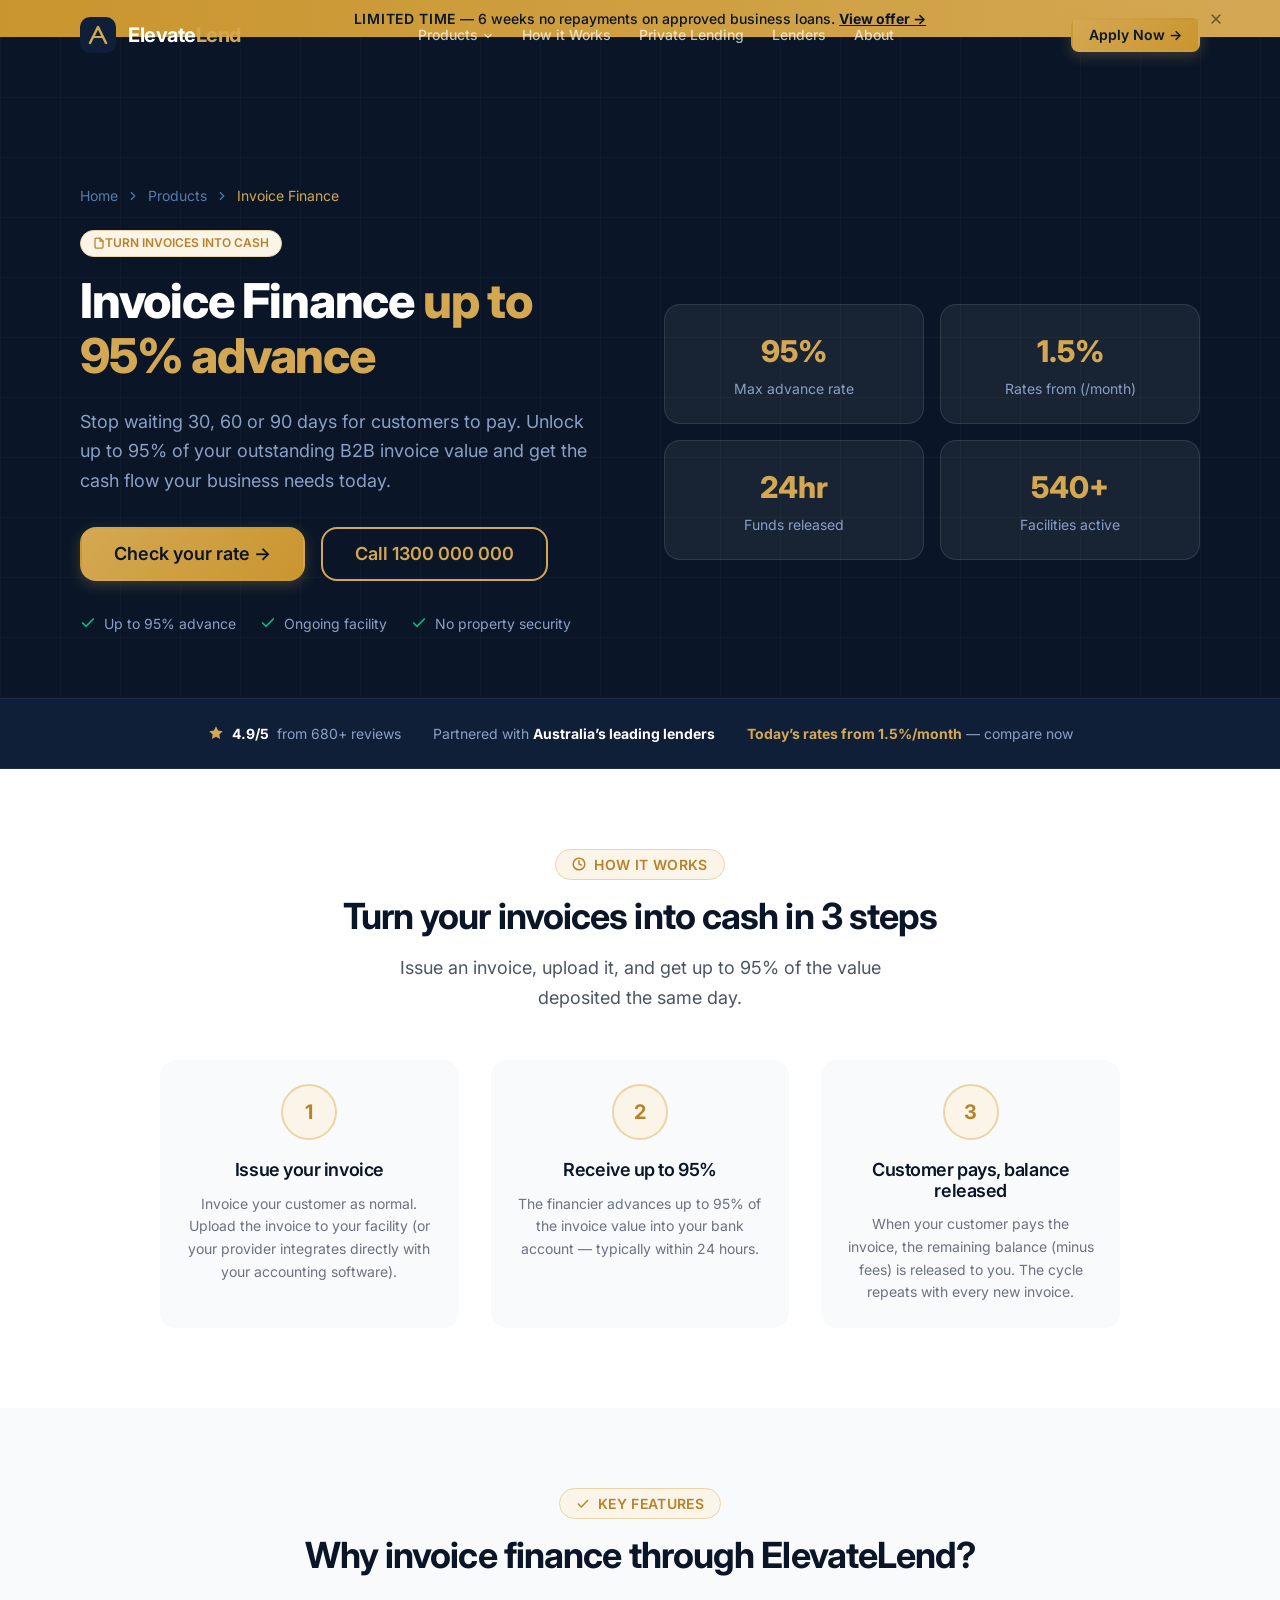
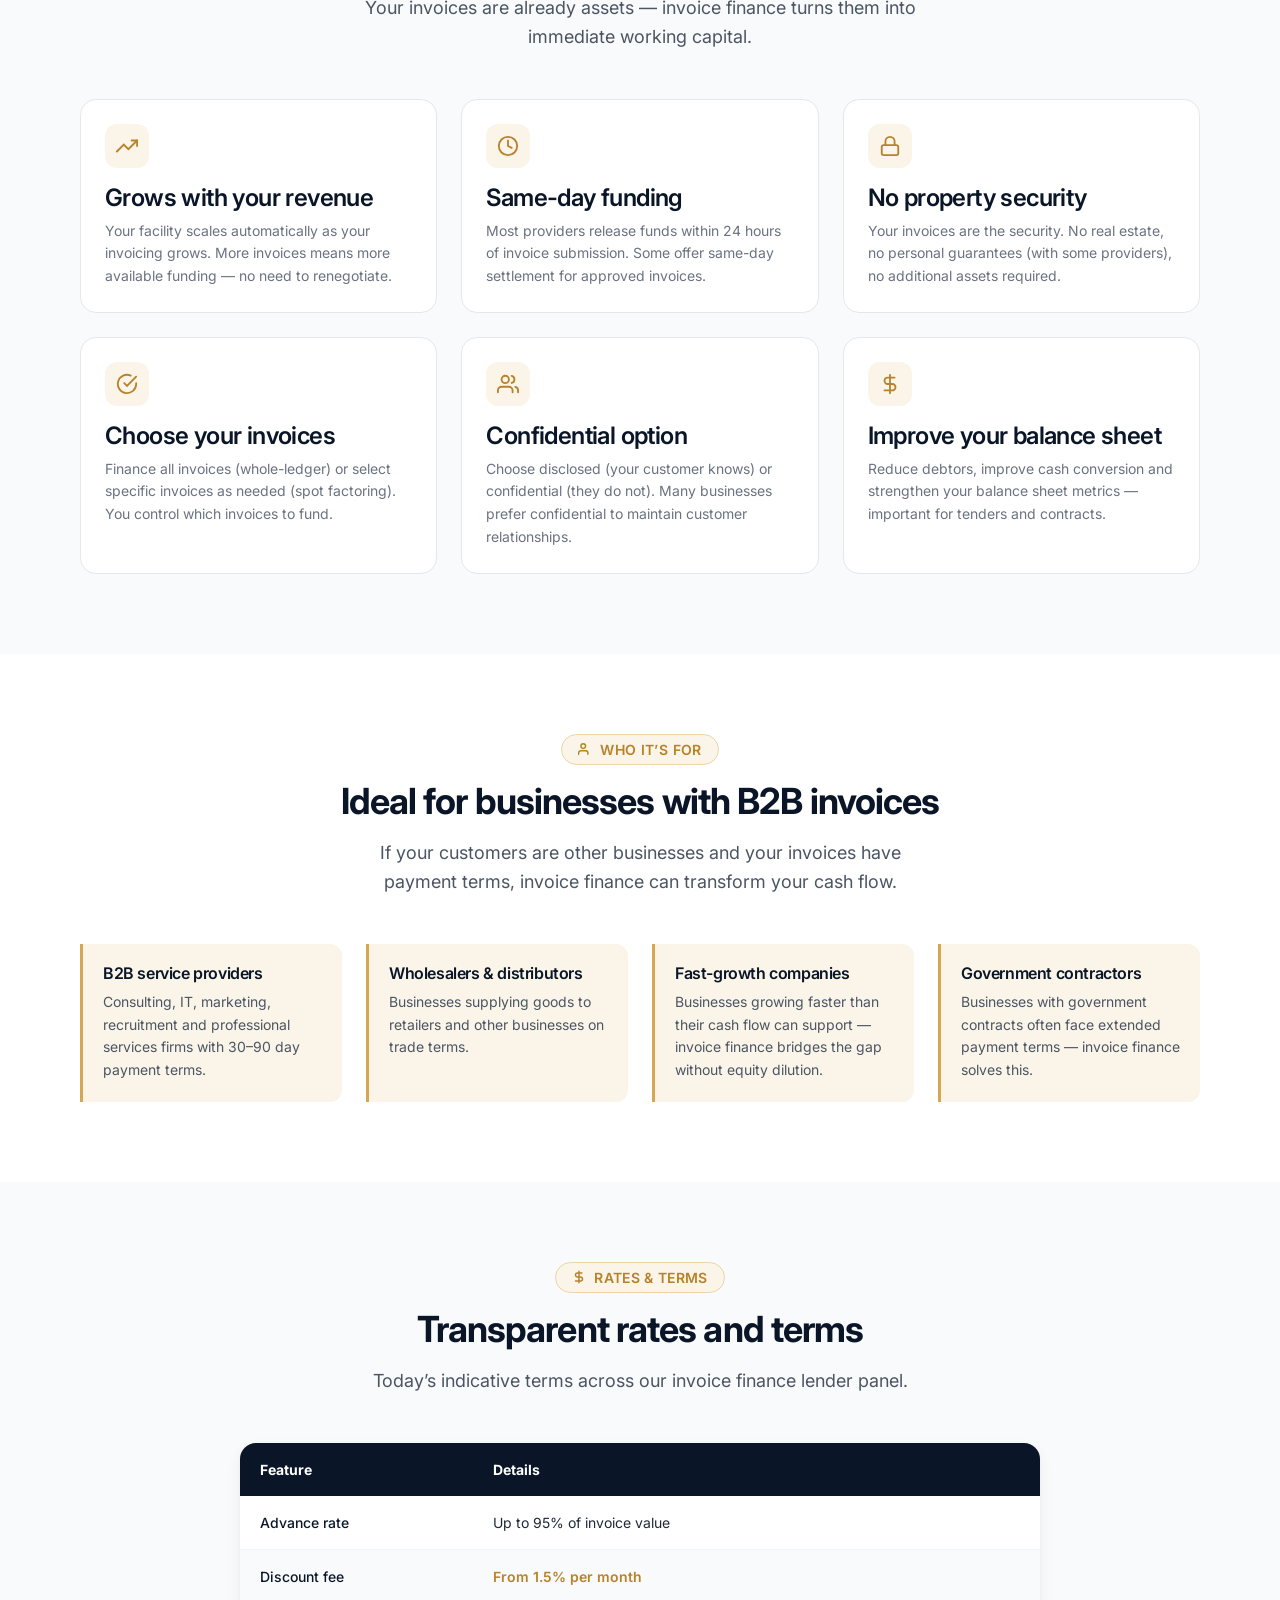
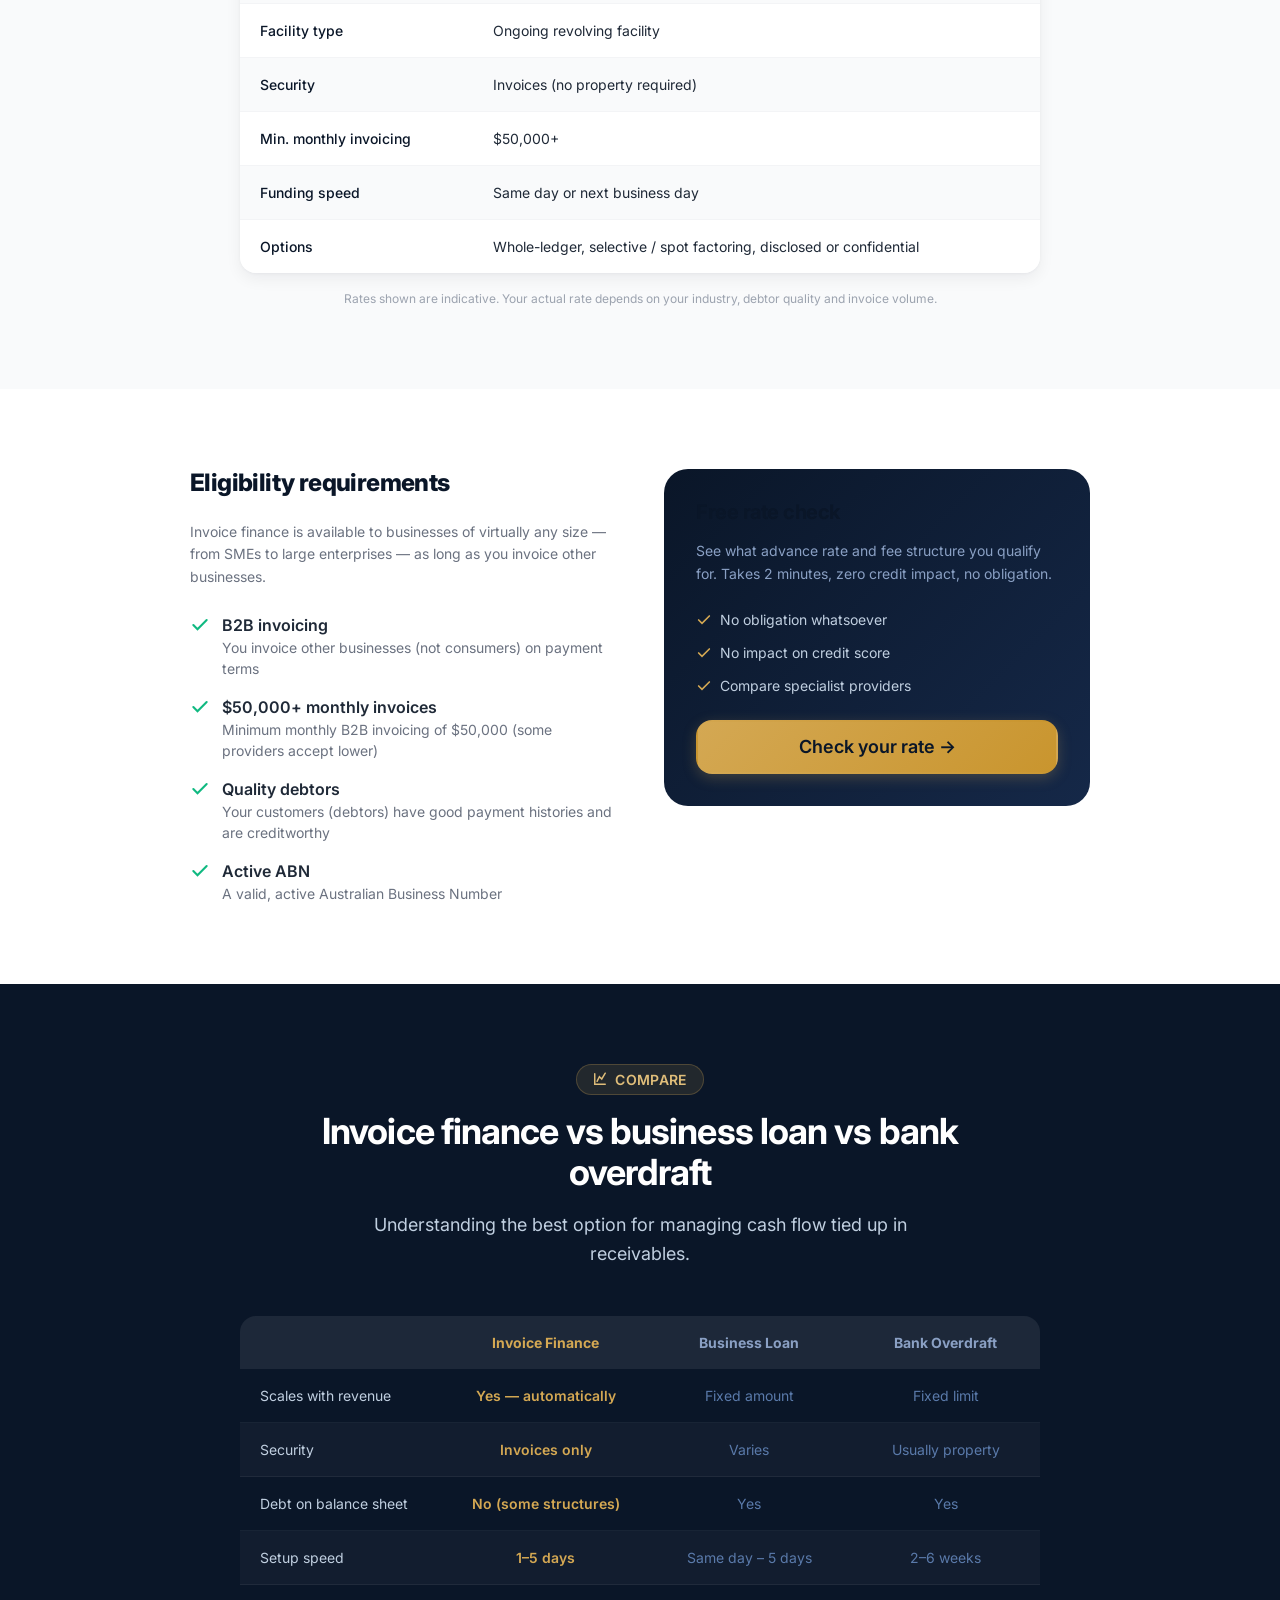
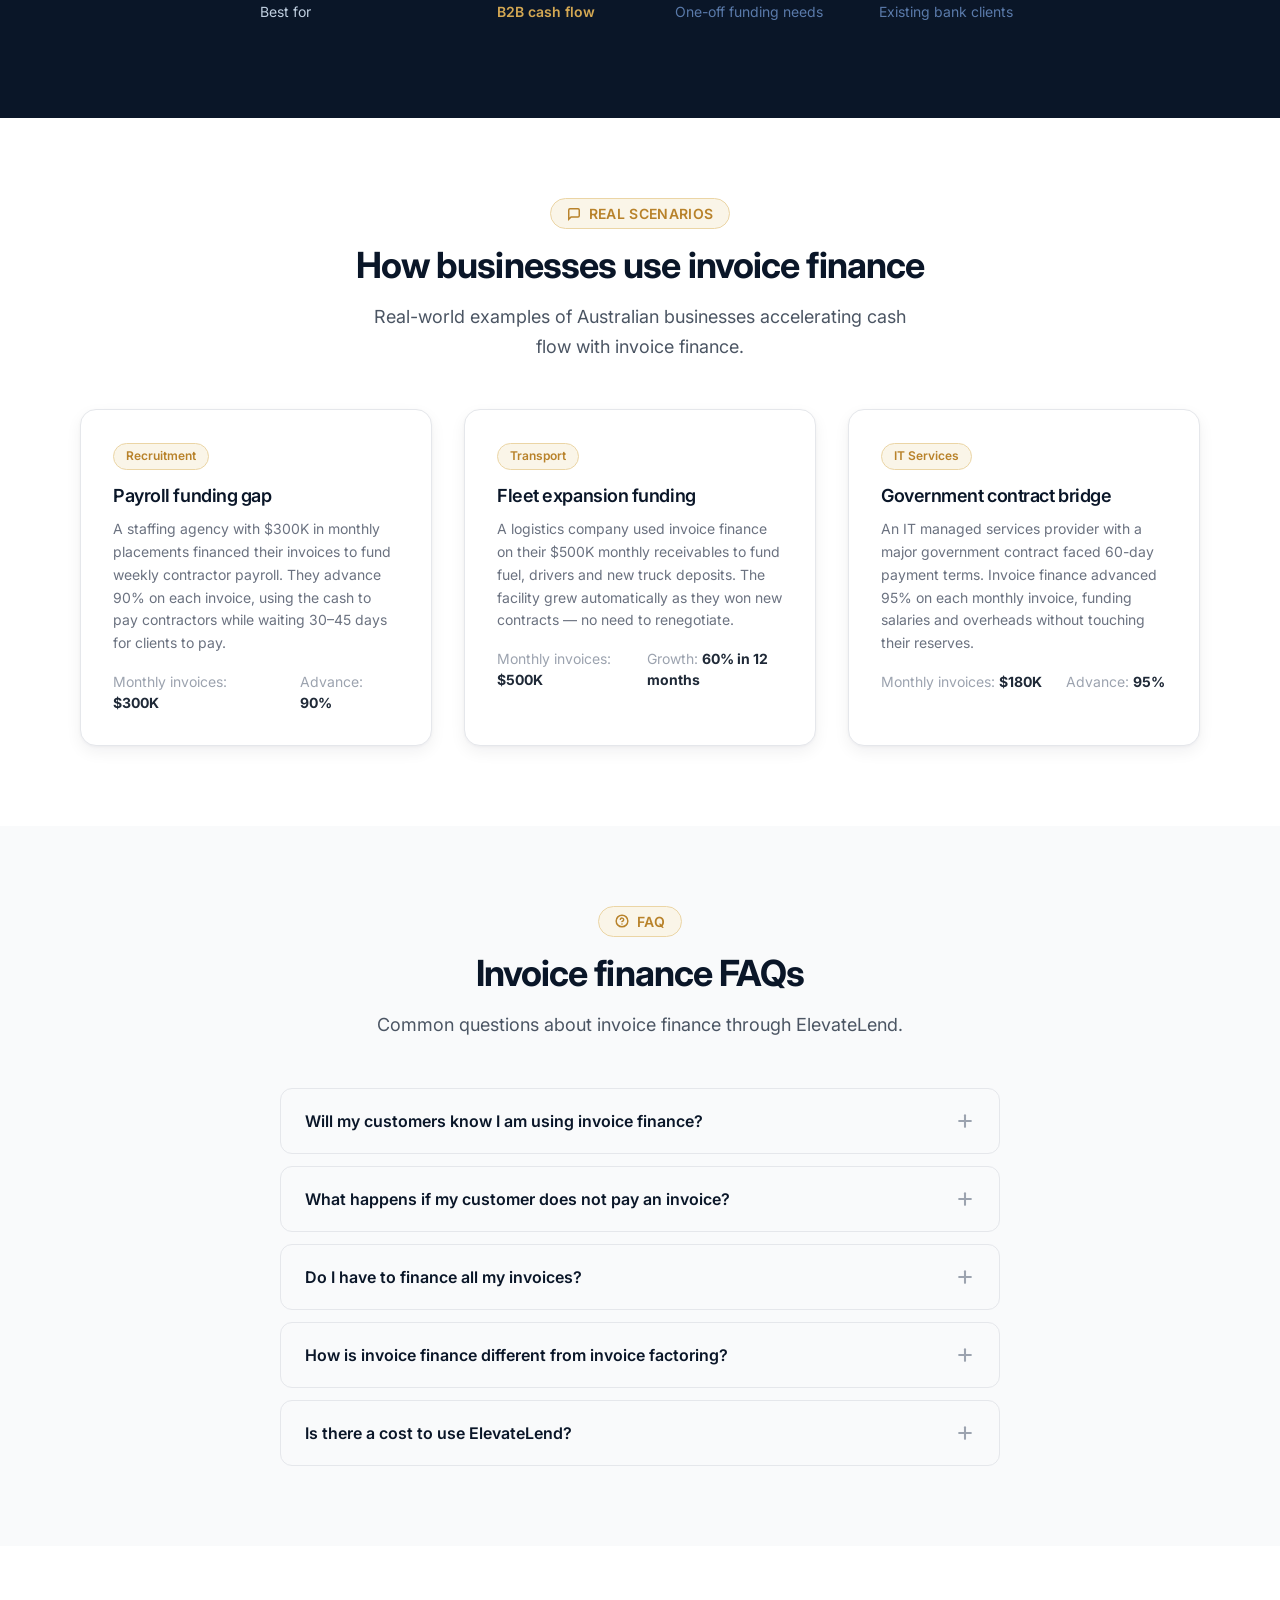
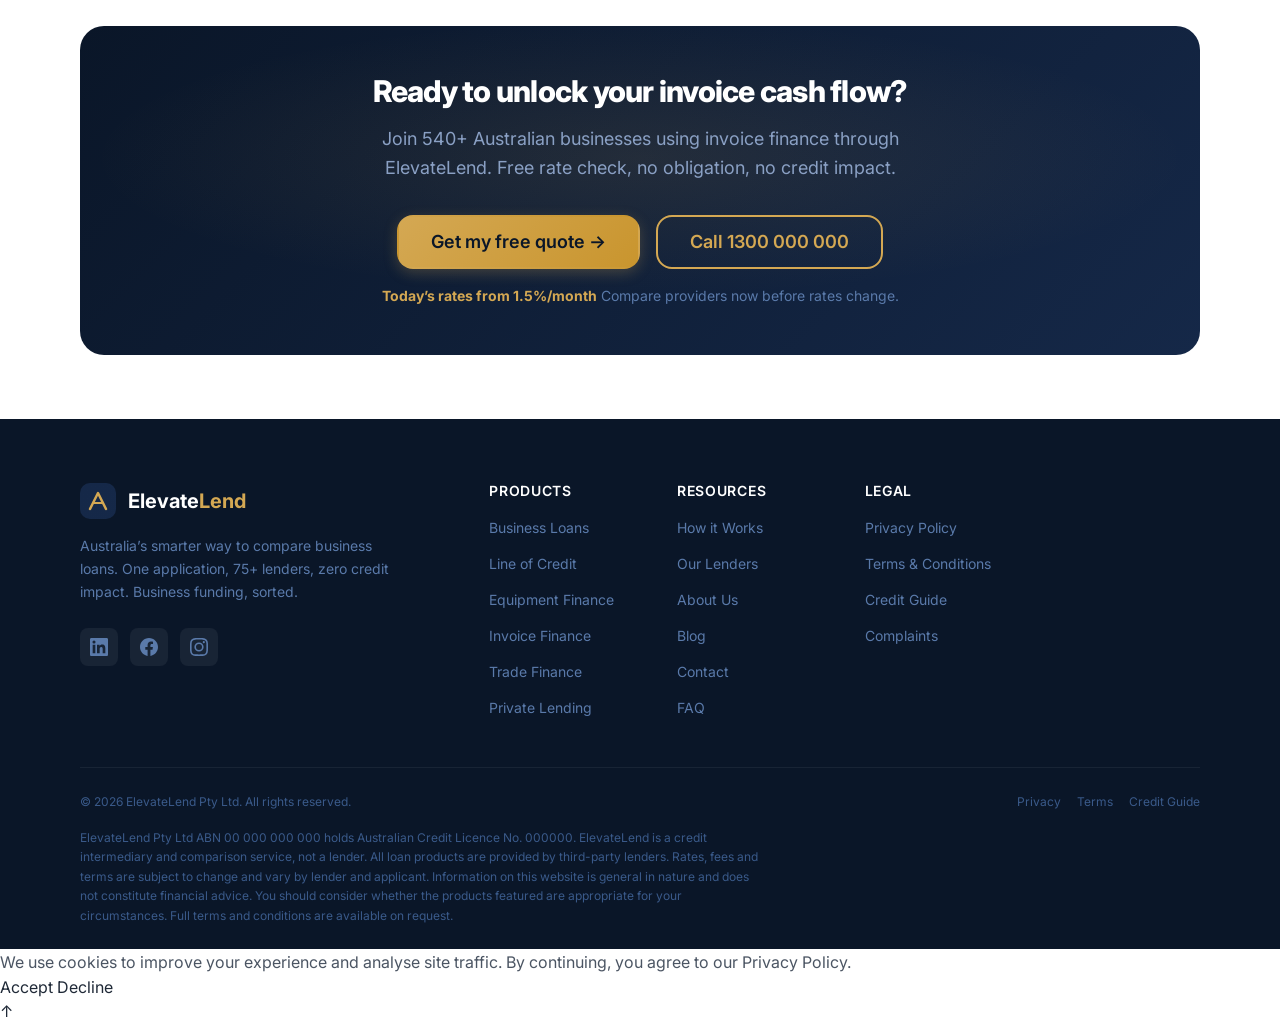
<file: products/invoice-finance/index.html>
<!DOCTYPE html>
<html lang="en-AU">
<head>
  <meta charset="UTF-8">
  <meta name="viewport" content="width=device-width, initial-scale=1.0">
  <meta name="description" content="Invoice finance up to 95% of your B2B invoice value from 1.5%/month. Turn outstanding invoices into immediate cash flow. Ongoing facility, no property security required.">
  <meta name="keywords" content="invoice finance Australia, invoice factoring, debtor finance, accounts receivable finance, B2B cash flow, invoice discounting">
  <meta name="author" content="ElevateLend">
  <meta name="robots" content="index, follow">
  <meta property="og:title" content="Invoice Finance — Up to 95% Advance | ElevateLend">
  <meta property="og:description" content="Unlock up to 95% of your B2B invoice value. Ongoing facility from 1.5%/month. Compare across 75+ Australian lenders.">
  <meta property="og:type" content="website">
  <meta property="og:url" content="https://elevatelend.com.au/products/invoice-finance/">
  <meta property="og:locale" content="en_AU">
  <title>Invoice Finance — Up to 95% Advance | ElevateLend</title>
  <link rel="canonical" href="https://elevatelend.com.au/products/invoice-finance/">
  <link rel="stylesheet" href="../../css/style.css">
  <link rel="icon" type="image/svg+xml" href="data:image/svg+xml,<svg xmlns='http://www.w3.org/2000/svg' viewBox='0 0 32 32'><rect width='32' height='32' rx='8' fill='%230a1628'/><path d='M8 22l8-14 8 14' stroke='%23d4a853' stroke-width='3' fill='none' stroke-linecap='round' stroke-linejoin='round'/></svg>">
</head>
<body>

  <!-- PROMO BAR -->
  <div class="promo-bar" role="banner" id="promo-bar"><div class="container" style="position: relative;"><span style="font-weight: 600; letter-spacing: 0.05em; text-transform: uppercase;">LIMITED TIME</span> &mdash; 6 weeks no repayments on approved business loans. <a href="/#eofy-offer">View offer &rarr;</a><button class="promo-bar__close" aria-label="Close promotional banner" onclick="document.getElementById('promo-bar').style.display='none'"><svg width="16" height="16" viewBox="0 0 24 24" fill="none" stroke="currentColor" stroke-width="2" stroke-linecap="round"><line x1="18" y1="6" x2="6" y2="18"/><line x1="6" y1="6" x2="18" y2="18"/></svg></button></div></div>

  <!-- NAVIGATION -->
  <nav class="nav" id="main-nav" role="navigation" aria-label="Main navigation"><div class="container"><div class="nav__inner"><a href="/" class="nav__logo" aria-label="ElevateLend home"><svg class="nav__logo-icon" viewBox="0 0 36 36" fill="none" xmlns="http://www.w3.org/2000/svg" aria-hidden="true"><rect width="36" height="36" rx="10" fill="url(#logo-grad)"/><path d="M10 26l8-16 8 16" stroke="#d4a853" stroke-width="2.5" fill="none" stroke-linecap="round" stroke-linejoin="round"/><path d="M13 20h10" stroke="#d4a853" stroke-width="2" stroke-linecap="round"/><defs><linearGradient id="logo-grad" x1="0" y1="0" x2="36" y2="36"><stop stop-color="#0f1f38"/><stop offset="1" stop-color="#152848"/></linearGradient></defs></svg><span class="nav__logo-text">Elevate<span>Lend</span></span></a><div class="nav__links"><div class="nav__link" style="position:relative; cursor:pointer;" id="products-dropdown-trigger">Products<svg width="12" height="12" viewBox="0 0 24 24" fill="none" stroke="currentColor" stroke-width="2.5" stroke-linecap="round" style="margin-left:4px; display:inline-block; vertical-align:middle;"><polyline points="6 9 12 15 18 9"/></svg><div style="display:none; position:absolute; top:100%; left:0; min-width:220px; background:rgba(10,22,40,0.95); backdrop-filter:blur(16px); border-radius:var(--radius-lg); padding:var(--space-2) 0; box-shadow:var(--shadow-xl); border:1px solid rgba(255,255,255,0.08); z-index:var(--z-dropdown);" id="products-dropdown"><a href="/products/business-loans/" style="display:block; padding:var(--space-3) var(--space-5); font-size:var(--font-size-sm); color:rgba(255,255,255,0.8);">Business Loans</a><a href="/products/line-of-credit/" style="display:block; padding:var(--space-3) var(--space-5); font-size:var(--font-size-sm); color:rgba(255,255,255,0.8);">Line of Credit</a><a href="/products/equipment-finance/" style="display:block; padding:var(--space-3) var(--space-5); font-size:var(--font-size-sm); color:rgba(255,255,255,0.8);">Equipment Finance</a><a href="/products/invoice-finance/" style="display:block; padding:var(--space-3) var(--space-5); font-size:var(--font-size-sm); color:rgba(255,255,255,0.8);">Invoice Finance</a><a href="/products/trade-finance/" style="display:block; padding:var(--space-3) var(--space-5); font-size:var(--font-size-sm); color:rgba(255,255,255,0.8);">Trade Finance</a></div></div><a href="/how-it-works/" class="nav__link">How it Works</a><a href="/private-lending/" class="nav__link">Private Lending</a><a href="/lenders/" class="nav__link">Lenders</a><a href="/about/" class="nav__link">About</a></div><div class="nav__actions"><a href="tel:1300000000" class="nav__link" style="display:none;" aria-label="Call us"><svg width="16" height="16" viewBox="0 0 24 24" fill="none" stroke="currentColor" stroke-width="2" stroke-linecap="round" style="display:inline-block; vertical-align:middle; margin-right:4px;"><path d="M22 16.92v3a2 2 0 01-2.18 2 19.79 19.79 0 01-8.63-3.07 19.5 19.5 0 01-6-6A19.79 19.79 0 012.12 4.18 2 2 0 014.11 2h3a2 2 0 012 1.72c.127.96.361 1.903.7 2.81a2 2 0 01-.45 2.11L8.09 9.91a16 16 0 006 6l1.27-1.27a2 2 0 012.11-.45c.907.339 1.85.573 2.81.7A2 2 0 0122 16.92z"/></svg>1300 000 000</a><a href="/apply/" class="btn btn--primary btn--sm nav__cta">Apply Now &rarr;</a><button class="nav__toggle" data-nav-toggle aria-label="Toggle navigation menu" aria-expanded="false"><svg class="nav__toggle-icon" viewBox="0 0 24 24" fill="none" stroke="currentColor" stroke-width="2" stroke-linecap="round"><line x1="3" y1="6" x2="21" y2="6"/><line x1="3" y1="12" x2="21" y2="12"/><line x1="3" y1="18" x2="21" y2="18"/></svg></button></div></div></div><div class="nav__mobile-menu" data-nav-menu><a href="/products/business-loans/" class="nav__mobile-link">Business Loans</a><a href="/products/line-of-credit/" class="nav__mobile-link">Line of Credit</a><a href="/products/equipment-finance/" class="nav__mobile-link">Equipment Finance</a><a href="/products/invoice-finance/" class="nav__mobile-link">Invoice Finance</a><a href="/products/trade-finance/" class="nav__mobile-link">Trade Finance</a><a href="/how-it-works/" class="nav__mobile-link">How it Works</a><a href="/private-lending/" class="nav__mobile-link">Private Lending</a><a href="/lenders/" class="nav__mobile-link">Lenders</a><a href="/about/" class="nav__mobile-link">About</a><div class="nav__mobile-cta"><a href="/apply/" class="btn btn--primary btn--block">Apply Now &rarr;</a></div></div></nav>

  <!-- HERO -->
  <section class="section--dark" style="padding-top: calc(var(--space-32) + 20px); padding-bottom: var(--space-16); position: relative; overflow: hidden;">
    <div class="hero__grid-pattern" aria-hidden="true"></div>
    <div class="container" style="position: relative; z-index: 1;">
      <nav aria-label="Breadcrumb" style="margin-bottom: var(--space-6);"><ol style="display: flex; align-items: center; gap: var(--space-2); list-style: none; font-size: var(--font-size-sm); color: var(--color-navy-300);"><li><a href="/" style="color: var(--color-navy-300);">Home</a></li><li><svg width="14" height="14" viewBox="0 0 24 24" fill="none" stroke="currentColor" stroke-width="2" stroke-linecap="round"><polyline points="9 18 15 12 9 6"/></svg></li><li><a href="/products/" style="color: var(--color-navy-300);">Products</a></li><li><svg width="14" height="14" viewBox="0 0 24 24" fill="none" stroke="currentColor" stroke-width="2" stroke-linecap="round"><polyline points="9 18 15 12 9 6"/></svg></li><li style="color: var(--color-gold-400);">Invoice Finance</li></ol></nav>

      <div style="display: grid; grid-template-columns: 1fr 1fr; gap: var(--space-12); align-items: center;">
        <div>
          <span class="badge badge--gold" style="margin-bottom: var(--space-4); display: inline-flex;"><svg width="12" height="12" viewBox="0 0 24 24" fill="none" stroke="currentColor" stroke-width="2.5" stroke-linecap="round"><path d="M14 2H6a2 2 0 00-2 2v16a2 2 0 002 2h12a2 2 0 002-2V8z"/><polyline points="14 2 14 8 20 8"/></svg> TURN INVOICES INTO CASH</span>
          <h1 style="font-size: var(--font-size-5xl); font-weight: var(--font-weight-extrabold); color: var(--color-white); line-height: var(--line-height-tight); margin-bottom: var(--space-6);">Invoice Finance <span style="color: var(--color-gold-400);">up to 95% advance</span></h1>
          <p style="font-size: var(--font-size-lg); color: var(--color-navy-200); margin-bottom: var(--space-8); max-width: 520px;">Stop waiting 30, 60 or 90 days for customers to pay. Unlock up to 95% of your outstanding B2B invoice value and get the cash flow your business needs today.</p>
          <div style="display: flex; flex-wrap: wrap; gap: var(--space-4); margin-bottom: var(--space-8);"><a href="/apply/" class="btn btn--primary btn--lg btn--pulse">Check your rate &rarr;</a><a href="tel:1300000000" class="btn btn--outline btn--lg">Call 1300 000 000</a></div>
          <div style="display: flex; flex-wrap: wrap; gap: var(--space-6);">
            <div style="display:flex; align-items:center; gap:var(--space-2); font-size:var(--font-size-sm); color:var(--color-navy-200);"><svg width="16" height="16" viewBox="0 0 24 24" fill="none" stroke="#10b981" stroke-width="2.5" stroke-linecap="round"><polyline points="20 6 9 17 4 12"/></svg>Up to 95% advance</div>
            <div style="display:flex; align-items:center; gap:var(--space-2); font-size:var(--font-size-sm); color:var(--color-navy-200);"><svg width="16" height="16" viewBox="0 0 24 24" fill="none" stroke="#10b981" stroke-width="2.5" stroke-linecap="round"><polyline points="20 6 9 17 4 12"/></svg>Ongoing facility</div>
            <div style="display:flex; align-items:center; gap:var(--space-2); font-size:var(--font-size-sm); color:var(--color-navy-200);"><svg width="16" height="16" viewBox="0 0 24 24" fill="none" stroke="#10b981" stroke-width="2.5" stroke-linecap="round"><polyline points="20 6 9 17 4 12"/></svg>No property security</div>
          </div>
        </div>
        <div style="display: grid; grid-template-columns: 1fr 1fr; gap: var(--space-4);">
          <div style="background: rgba(255,255,255,0.06); border: 1px solid rgba(255,255,255,0.1); border-radius: var(--radius-xl); padding: var(--space-6); text-align: center;"><div style="font-size: var(--font-size-3xl); font-weight: var(--font-weight-extrabold); color: var(--color-gold-400);">95%</div><div style="font-size: var(--font-size-sm); color: var(--color-navy-200); margin-top: var(--space-1);">Max advance rate</div></div>
          <div style="background: rgba(255,255,255,0.06); border: 1px solid rgba(255,255,255,0.1); border-radius: var(--radius-xl); padding: var(--space-6); text-align: center;"><div style="font-size: var(--font-size-3xl); font-weight: var(--font-weight-extrabold); color: var(--color-gold-400);">1.5%</div><div style="font-size: var(--font-size-sm); color: var(--color-navy-200); margin-top: var(--space-1);">Rates from (/month)</div></div>
          <div style="background: rgba(255,255,255,0.06); border: 1px solid rgba(255,255,255,0.1); border-radius: var(--radius-xl); padding: var(--space-6); text-align: center;"><div style="font-size: var(--font-size-3xl); font-weight: var(--font-weight-extrabold); color: var(--color-gold-400);">24hr</div><div style="font-size: var(--font-size-sm); color: var(--color-navy-200); margin-top: var(--space-1);">Funds released</div></div>
          <div style="background: rgba(255,255,255,0.06); border: 1px solid rgba(255,255,255,0.1); border-radius: var(--radius-xl); padding: var(--space-6); text-align: center;"><div style="font-size: var(--font-size-3xl); font-weight: var(--font-weight-extrabold); color: var(--color-gold-400);">540+</div><div style="font-size: var(--font-size-sm); color: var(--color-navy-200); margin-top: var(--space-1);">Facilities active</div></div>
        </div>
      </div>
    </div>
  </section>

  <!-- SOCIAL PROOF BAR -->
  <section class="section--dark" style="padding-block: var(--space-6); border-top: 1px solid rgba(255,255,255,0.06); border-bottom: 1px solid rgba(255,255,255,0.06); background: var(--color-navy-800);"><div class="container"><div style="display: flex; justify-content: center; flex-wrap: wrap; gap: var(--space-8); font-size: var(--font-size-sm); color: var(--color-navy-200);"><div style="display: flex; align-items: center; gap: var(--space-2);"><svg width="16" height="16" viewBox="0 0 24 24" fill="#d4a853" stroke="none"><polygon points="12 2 15.09 8.26 22 9.27 17 14.14 18.18 21.02 12 17.77 5.82 21.02 7 14.14 2 9.27 8.91 8.26"/></svg><strong style="color: var(--color-white);">4.9/5</strong> from 680+ reviews</div><div>Partnered with <strong style="color: var(--color-white);">Australia&rsquo;s leading lenders</strong></div><div><strong style="color: var(--color-gold-400);">Today&rsquo;s rates from 1.5%/month</strong> &mdash; compare now</div></div></div></section>

  <!-- HOW IT WORKS -->
  <section class="section">
    <div class="container">
      <div class="section-header"><span class="section-header__badge"><svg width="14" height="14" viewBox="0 0 24 24" fill="none" stroke="currentColor" stroke-width="2.5" stroke-linecap="round"><circle cx="12" cy="12" r="10"/><polyline points="12 6 12 12 16 14"/></svg> HOW IT WORKS</span><h2 class="section-header__title">Turn your invoices into cash in 3 steps</h2><p class="section-header__subtitle">Issue an invoice, upload it, and get up to 95% of the value deposited the same day.</p></div>
      <div style="display: grid; grid-template-columns: repeat(auto-fit, minmax(280px, 1fr)); gap: var(--space-8); max-width: 960px; margin-inline: auto;">
        <div style="text-align: center; padding: var(--space-6); background: var(--color-gray-50); border-radius: var(--radius-xl);"><div style="width: 56px; height: 56px; border-radius: var(--radius-full); background: var(--color-gold-50); color: var(--color-gold-600); display: flex; align-items: center; justify-content: center; margin: 0 auto var(--space-5); font-size: var(--font-size-xl); font-weight: var(--font-weight-bold); border: 2px solid var(--color-gold-200);">1</div><h3 style="font-size: var(--font-size-lg); font-weight: var(--font-weight-semibold); margin-bottom: var(--space-3);">Issue your invoice</h3><p style="font-size: var(--font-size-sm); color: var(--color-gray-500);">Invoice your customer as normal. Upload the invoice to your facility (or your provider integrates directly with your accounting software).</p></div>
        <div style="text-align: center; padding: var(--space-6); background: var(--color-gray-50); border-radius: var(--radius-xl);"><div style="width: 56px; height: 56px; border-radius: var(--radius-full); background: var(--color-gold-50); color: var(--color-gold-600); display: flex; align-items: center; justify-content: center; margin: 0 auto var(--space-5); font-size: var(--font-size-xl); font-weight: var(--font-weight-bold); border: 2px solid var(--color-gold-200);">2</div><h3 style="font-size: var(--font-size-lg); font-weight: var(--font-weight-semibold); margin-bottom: var(--space-3);">Receive up to 95%</h3><p style="font-size: var(--font-size-sm); color: var(--color-gray-500);">The financier advances up to 95% of the invoice value into your bank account &mdash; typically within 24 hours.</p></div>
        <div style="text-align: center; padding: var(--space-6); background: var(--color-gray-50); border-radius: var(--radius-xl);"><div style="width: 56px; height: 56px; border-radius: var(--radius-full); background: var(--color-gold-50); color: var(--color-gold-600); display: flex; align-items: center; justify-content: center; margin: 0 auto var(--space-5); font-size: var(--font-size-xl); font-weight: var(--font-weight-bold); border: 2px solid var(--color-gold-200);">3</div><h3 style="font-size: var(--font-size-lg); font-weight: var(--font-weight-semibold); margin-bottom: var(--space-3);">Customer pays, balance released</h3><p style="font-size: var(--font-size-sm); color: var(--color-gray-500);">When your customer pays the invoice, the remaining balance (minus fees) is released to you. The cycle repeats with every new invoice.</p></div>
      </div>
    </div>
  </section>

  <!-- KEY FEATURES -->
  <section class="section section--gray">
    <div class="container">
      <div class="section-header"><span class="section-header__badge"><svg width="14" height="14" viewBox="0 0 24 24" fill="none" stroke="currentColor" stroke-width="2.5" stroke-linecap="round"><polyline points="20 6 9 17 4 12"/></svg> KEY FEATURES</span><h2 class="section-header__title">Why invoice finance through ElevateLend?</h2><p class="section-header__subtitle">Your invoices are already assets &mdash; invoice finance turns them into immediate working capital.</p></div>
      <div style="display: grid; grid-template-columns: repeat(auto-fit, minmax(280px, 1fr)); gap: var(--space-6);">
        <div style="background: var(--color-white); padding: var(--space-6); border-radius: var(--radius-xl); border: 1px solid var(--color-gray-200);"><div style="width: 44px; height: 44px; border-radius: var(--radius-lg); background: var(--color-gold-50); color: var(--color-gold-600); display: flex; align-items: center; justify-content: center; margin-bottom: var(--space-4);"><svg width="22" height="22" viewBox="0 0 24 24" fill="none" stroke="currentColor" stroke-width="2" stroke-linecap="round"><polyline points="23 6 13.5 15.5 8.5 10.5 1 18"/><polyline points="17 6 23 6 23 12"/></svg></div><h3 style="font-weight: var(--font-weight-semibold); margin-bottom: var(--space-2);">Grows with your revenue</h3><p style="font-size: var(--font-size-sm); color: var(--color-gray-500);">Your facility scales automatically as your invoicing grows. More invoices means more available funding &mdash; no need to renegotiate.</p></div>
        <div style="background: var(--color-white); padding: var(--space-6); border-radius: var(--radius-xl); border: 1px solid var(--color-gray-200);"><div style="width: 44px; height: 44px; border-radius: var(--radius-lg); background: var(--color-gold-50); color: var(--color-gold-600); display: flex; align-items: center; justify-content: center; margin-bottom: var(--space-4);"><svg width="22" height="22" viewBox="0 0 24 24" fill="none" stroke="currentColor" stroke-width="2" stroke-linecap="round"><circle cx="12" cy="12" r="10"/><polyline points="12 6 12 12 16 14"/></svg></div><h3 style="font-weight: var(--font-weight-semibold); margin-bottom: var(--space-2);">Same-day funding</h3><p style="font-size: var(--font-size-sm); color: var(--color-gray-500);">Most providers release funds within 24 hours of invoice submission. Some offer same-day settlement for approved invoices.</p></div>
        <div style="background: var(--color-white); padding: var(--space-6); border-radius: var(--radius-xl); border: 1px solid var(--color-gray-200);"><div style="width: 44px; height: 44px; border-radius: var(--radius-lg); background: var(--color-gold-50); color: var(--color-gold-600); display: flex; align-items: center; justify-content: center; margin-bottom: var(--space-4);"><svg width="22" height="22" viewBox="0 0 24 24" fill="none" stroke="currentColor" stroke-width="2" stroke-linecap="round"><rect x="3" y="11" width="18" height="11" rx="2" ry="2"/><path d="M7 11V7a5 5 0 0110 0v4"/></svg></div><h3 style="font-weight: var(--font-weight-semibold); margin-bottom: var(--space-2);">No property security</h3><p style="font-size: var(--font-size-sm); color: var(--color-gray-500);">Your invoices are the security. No real estate, no personal guarantees (with some providers), no additional assets required.</p></div>
        <div style="background: var(--color-white); padding: var(--space-6); border-radius: var(--radius-xl); border: 1px solid var(--color-gray-200);"><div style="width: 44px; height: 44px; border-radius: var(--radius-lg); background: var(--color-gold-50); color: var(--color-gold-600); display: flex; align-items: center; justify-content: center; margin-bottom: var(--space-4);"><svg width="22" height="22" viewBox="0 0 24 24" fill="none" stroke="currentColor" stroke-width="2" stroke-linecap="round"><path d="M22 11.08V12a10 10 0 11-5.93-9.14"/><polyline points="22 4 12 14.01 9 11.01"/></svg></div><h3 style="font-weight: var(--font-weight-semibold); margin-bottom: var(--space-2);">Choose your invoices</h3><p style="font-size: var(--font-size-sm); color: var(--color-gray-500);">Finance all invoices (whole-ledger) or select specific invoices as needed (spot factoring). You control which invoices to fund.</p></div>
        <div style="background: var(--color-white); padding: var(--space-6); border-radius: var(--radius-xl); border: 1px solid var(--color-gray-200);"><div style="width: 44px; height: 44px; border-radius: var(--radius-lg); background: var(--color-gold-50); color: var(--color-gold-600); display: flex; align-items: center; justify-content: center; margin-bottom: var(--space-4);"><svg width="22" height="22" viewBox="0 0 24 24" fill="none" stroke="currentColor" stroke-width="2" stroke-linecap="round"><path d="M17 21v-2a4 4 0 00-4-4H5a4 4 0 00-4 4v2"/><circle cx="9" cy="7" r="4"/><path d="M23 21v-2a4 4 0 00-3-3.87"/><path d="M16 3.13a4 4 0 010 7.75"/></svg></div><h3 style="font-weight: var(--font-weight-semibold); margin-bottom: var(--space-2);">Confidential option</h3><p style="font-size: var(--font-size-sm); color: var(--color-gray-500);">Choose disclosed (your customer knows) or confidential (they do not). Many businesses prefer confidential to maintain customer relationships.</p></div>
        <div style="background: var(--color-white); padding: var(--space-6); border-radius: var(--radius-xl); border: 1px solid var(--color-gray-200);"><div style="width: 44px; height: 44px; border-radius: var(--radius-lg); background: var(--color-gold-50); color: var(--color-gold-600); display: flex; align-items: center; justify-content: center; margin-bottom: var(--space-4);"><svg width="22" height="22" viewBox="0 0 24 24" fill="none" stroke="currentColor" stroke-width="2" stroke-linecap="round"><path d="M12 2v20M17 5H9.5a3.5 3.5 0 000 7h5a3.5 3.5 0 010 7H6"/></svg></div><h3 style="font-weight: var(--font-weight-semibold); margin-bottom: var(--space-2);">Improve your balance sheet</h3><p style="font-size: var(--font-size-sm); color: var(--color-gray-500);">Reduce debtors, improve cash conversion and strengthen your balance sheet metrics &mdash; important for tenders and contracts.</p></div>
      </div>
    </div>
  </section>

  <!-- WHO IT'S FOR -->
  <section class="section">
    <div class="container">
      <div class="section-header"><span class="section-header__badge"><svg width="14" height="14" viewBox="0 0 24 24" fill="none" stroke="currentColor" stroke-width="2.5" stroke-linecap="round"><path d="M17 21v-2a4 4 0 00-4-4H5a4 4 0 00-4 4v2"/><circle cx="9" cy="7" r="4"/></svg> WHO IT&rsquo;S FOR</span><h2 class="section-header__title">Ideal for businesses with B2B invoices</h2><p class="section-header__subtitle">If your customers are other businesses and your invoices have payment terms, invoice finance can transform your cash flow.</p></div>
      <div style="display: grid; grid-template-columns: repeat(auto-fit, minmax(240px, 1fr)); gap: var(--space-6);">
        <div style="padding: var(--space-5); border-left: 3px solid var(--color-gold-400); background: var(--color-gold-50); border-radius: 0 var(--radius-lg) var(--radius-lg) 0;"><h3 style="font-size: var(--font-size-base); font-weight: var(--font-weight-semibold); margin-bottom: var(--space-2);">B2B service providers</h3><p style="font-size: var(--font-size-sm); color: var(--color-gray-600);">Consulting, IT, marketing, recruitment and professional services firms with 30&ndash;90 day payment terms.</p></div>
        <div style="padding: var(--space-5); border-left: 3px solid var(--color-gold-400); background: var(--color-gold-50); border-radius: 0 var(--radius-lg) var(--radius-lg) 0;"><h3 style="font-size: var(--font-size-base); font-weight: var(--font-weight-semibold); margin-bottom: var(--space-2);">Wholesalers &amp; distributors</h3><p style="font-size: var(--font-size-sm); color: var(--color-gray-600);">Businesses supplying goods to retailers and other businesses on trade terms.</p></div>
        <div style="padding: var(--space-5); border-left: 3px solid var(--color-gold-400); background: var(--color-gold-50); border-radius: 0 var(--radius-lg) var(--radius-lg) 0;"><h3 style="font-size: var(--font-size-base); font-weight: var(--font-weight-semibold); margin-bottom: var(--space-2);">Fast-growth companies</h3><p style="font-size: var(--font-size-sm); color: var(--color-gray-600);">Businesses growing faster than their cash flow can support &mdash; invoice finance bridges the gap without equity dilution.</p></div>
        <div style="padding: var(--space-5); border-left: 3px solid var(--color-gold-400); background: var(--color-gold-50); border-radius: 0 var(--radius-lg) var(--radius-lg) 0;"><h3 style="font-size: var(--font-size-base); font-weight: var(--font-weight-semibold); margin-bottom: var(--space-2);">Government contractors</h3><p style="font-size: var(--font-size-sm); color: var(--color-gray-600);">Businesses with government contracts often face extended payment terms &mdash; invoice finance solves this.</p></div>
      </div>
    </div>
  </section>

  <!-- RATES & TERMS -->
  <section class="section section--gray">
    <div class="container">
      <div class="section-header"><span class="section-header__badge"><svg width="14" height="14" viewBox="0 0 24 24" fill="none" stroke="currentColor" stroke-width="2.5" stroke-linecap="round"><path d="M12 2v20M17 5H9.5a3.5 3.5 0 000 7h5a3.5 3.5 0 010 7H6"/></svg> RATES &amp; TERMS</span><h2 class="section-header__title">Transparent rates and terms</h2><p class="section-header__subtitle">Today&rsquo;s indicative terms across our invoice finance lender panel.</p></div>
      <div style="overflow-x: auto; border-radius: var(--radius-xl); box-shadow: var(--shadow-card); max-width: 800px; margin-inline: auto;">
        <table style="width: 100%; border-collapse: collapse; background: var(--color-white); font-size: var(--font-size-sm);">
          <thead><tr style="background: var(--color-navy-900); color: var(--color-white);"><th style="padding: var(--space-4) var(--space-5); text-align: left;">Feature</th><th style="padding: var(--space-4) var(--space-5); text-align: left;">Details</th></tr></thead>
          <tbody>
            <tr style="border-bottom: 1px solid var(--color-gray-100);"><td style="padding: var(--space-4) var(--space-5); font-weight: var(--font-weight-medium); color: var(--color-navy-900);">Advance rate</td><td style="padding: var(--space-4) var(--space-5);">Up to 95% of invoice value</td></tr>
            <tr style="border-bottom: 1px solid var(--color-gray-100); background: var(--color-gray-50);"><td style="padding: var(--space-4) var(--space-5); font-weight: var(--font-weight-medium); color: var(--color-navy-900);">Discount fee</td><td style="padding: var(--space-4) var(--space-5); color: var(--color-gold-600); font-weight: var(--font-weight-semibold);">From 1.5% per month</td></tr>
            <tr style="border-bottom: 1px solid var(--color-gray-100);"><td style="padding: var(--space-4) var(--space-5); font-weight: var(--font-weight-medium); color: var(--color-navy-900);">Facility type</td><td style="padding: var(--space-4) var(--space-5);">Ongoing revolving facility</td></tr>
            <tr style="border-bottom: 1px solid var(--color-gray-100); background: var(--color-gray-50);"><td style="padding: var(--space-4) var(--space-5); font-weight: var(--font-weight-medium); color: var(--color-navy-900);">Security</td><td style="padding: var(--space-4) var(--space-5);">Invoices (no property required)</td></tr>
            <tr style="border-bottom: 1px solid var(--color-gray-100);"><td style="padding: var(--space-4) var(--space-5); font-weight: var(--font-weight-medium); color: var(--color-navy-900);">Min. monthly invoicing</td><td style="padding: var(--space-4) var(--space-5);">$50,000+</td></tr>
            <tr style="border-bottom: 1px solid var(--color-gray-100); background: var(--color-gray-50);"><td style="padding: var(--space-4) var(--space-5); font-weight: var(--font-weight-medium); color: var(--color-navy-900);">Funding speed</td><td style="padding: var(--space-4) var(--space-5);">Same day or next business day</td></tr>
            <tr><td style="padding: var(--space-4) var(--space-5); font-weight: var(--font-weight-medium); color: var(--color-navy-900);">Options</td><td style="padding: var(--space-4) var(--space-5);">Whole-ledger, selective / spot factoring, disclosed or confidential</td></tr>
          </tbody>
        </table>
      </div>
      <p style="text-align: center; margin-top: var(--space-4); font-size: var(--font-size-xs); color: var(--color-gray-400);">Rates shown are indicative. Your actual rate depends on your industry, debtor quality and invoice volume.</p>
    </div>
  </section>

  <!-- ELIGIBILITY -->
  <section class="section">
    <div class="container">
      <div style="display: grid; grid-template-columns: 1fr 1fr; gap: var(--space-12); align-items: start; max-width: 900px; margin-inline: auto;">
        <div>
          <h2 style="font-size: var(--font-size-2xl); font-weight: var(--font-weight-extrabold); margin-bottom: var(--space-6);">Eligibility requirements</h2>
          <p style="font-size: var(--font-size-sm); color: var(--color-gray-500); margin-bottom: var(--space-6);">Invoice finance is available to businesses of virtually any size &mdash; from SMEs to large enterprises &mdash; as long as you invoice other businesses.</p>
          <div style="display: flex; flex-direction: column; gap: var(--space-4);">
            <div style="display: flex; align-items: flex-start; gap: var(--space-3);"><svg width="20" height="20" viewBox="0 0 24 24" fill="none" stroke="#10b981" stroke-width="2.5" stroke-linecap="round" style="flex-shrink: 0; margin-top: 2px;"><polyline points="20 6 9 17 4 12"/></svg><div><div style="font-weight: var(--font-weight-semibold);">B2B invoicing</div><div style="font-size: var(--font-size-sm); color: var(--color-gray-500);">You invoice other businesses (not consumers) on payment terms</div></div></div>
            <div style="display: flex; align-items: flex-start; gap: var(--space-3);"><svg width="20" height="20" viewBox="0 0 24 24" fill="none" stroke="#10b981" stroke-width="2.5" stroke-linecap="round" style="flex-shrink: 0; margin-top: 2px;"><polyline points="20 6 9 17 4 12"/></svg><div><div style="font-weight: var(--font-weight-semibold);">$50,000+ monthly invoices</div><div style="font-size: var(--font-size-sm); color: var(--color-gray-500);">Minimum monthly B2B invoicing of $50,000 (some providers accept lower)</div></div></div>
            <div style="display: flex; align-items: flex-start; gap: var(--space-3);"><svg width="20" height="20" viewBox="0 0 24 24" fill="none" stroke="#10b981" stroke-width="2.5" stroke-linecap="round" style="flex-shrink: 0; margin-top: 2px;"><polyline points="20 6 9 17 4 12"/></svg><div><div style="font-weight: var(--font-weight-semibold);">Quality debtors</div><div style="font-size: var(--font-size-sm); color: var(--color-gray-500);">Your customers (debtors) have good payment histories and are creditworthy</div></div></div>
            <div style="display: flex; align-items: flex-start; gap: var(--space-3);"><svg width="20" height="20" viewBox="0 0 24 24" fill="none" stroke="#10b981" stroke-width="2.5" stroke-linecap="round" style="flex-shrink: 0; margin-top: 2px;"><polyline points="20 6 9 17 4 12"/></svg><div><div style="font-weight: var(--font-weight-semibold);">Active ABN</div><div style="font-size: var(--font-size-sm); color: var(--color-gray-500);">A valid, active Australian Business Number</div></div></div>
          </div>
        </div>
        <div style="background: linear-gradient(135deg, var(--color-navy-900), var(--color-navy-700)); border-radius: var(--radius-2xl); padding: var(--space-8); color: var(--color-white);">
          <h3 style="font-size: var(--font-size-xl); font-weight: var(--font-weight-bold); margin-bottom: var(--space-4);">Free rate check</h3>
          <p style="font-size: var(--font-size-sm); color: var(--color-navy-200); margin-bottom: var(--space-6);">See what advance rate and fee structure you qualify for. Takes 2 minutes, zero credit impact, no obligation.</p>
          <ul style="list-style: none; display: flex; flex-direction: column; gap: var(--space-3); margin-bottom: var(--space-6);"><li style="display: flex; align-items: center; gap: var(--space-2); font-size: var(--font-size-sm); color: var(--color-navy-100);"><svg width="16" height="16" viewBox="0 0 24 24" fill="none" stroke="var(--color-gold-400)" stroke-width="2.5" stroke-linecap="round"><polyline points="20 6 9 17 4 12"/></svg>No obligation whatsoever</li><li style="display: flex; align-items: center; gap: var(--space-2); font-size: var(--font-size-sm); color: var(--color-navy-100);"><svg width="16" height="16" viewBox="0 0 24 24" fill="none" stroke="var(--color-gold-400)" stroke-width="2.5" stroke-linecap="round"><polyline points="20 6 9 17 4 12"/></svg>No impact on credit score</li><li style="display: flex; align-items: center; gap: var(--space-2); font-size: var(--font-size-sm); color: var(--color-navy-100);"><svg width="16" height="16" viewBox="0 0 24 24" fill="none" stroke="var(--color-gold-400)" stroke-width="2.5" stroke-linecap="round"><polyline points="20 6 9 17 4 12"/></svg>Compare specialist providers</li></ul>
          <a href="/apply/" class="btn btn--primary btn--lg btn--block">Check your rate &rarr;</a>
        </div>
      </div>
    </div>
  </section>

  <!-- COMPARISON -->
  <section class="section section--dark">
    <div class="container">
      <div class="section-header"><span class="section-header__badge"><svg width="14" height="14" viewBox="0 0 24 24" fill="none" stroke="currentColor" stroke-width="2.5" stroke-linecap="round"><path d="M3 3v18h18"/><path d="M7 16l4-8 4 4 6-10"/></svg> COMPARE</span><h2 class="section-header__title">Invoice finance vs business loan vs bank overdraft</h2><p class="section-header__subtitle">Understanding the best option for managing cash flow tied up in receivables.</p></div>
      <div style="overflow-x: auto; border-radius: var(--radius-xl); max-width: 800px; margin-inline: auto;">
        <table style="width: 100%; border-collapse: collapse; font-size: var(--font-size-sm);">
          <thead><tr style="background: rgba(255,255,255,0.08);"><th style="padding: var(--space-4) var(--space-5); text-align: left; color: var(--color-navy-200);"></th><th style="padding: var(--space-4) var(--space-5); text-align: center; color: var(--color-gold-400); font-weight: var(--font-weight-bold);">Invoice Finance</th><th style="padding: var(--space-4) var(--space-5); text-align: center; color: var(--color-navy-200);">Business Loan</th><th style="padding: var(--space-4) var(--space-5); text-align: center; color: var(--color-navy-200);">Bank Overdraft</th></tr></thead>
          <tbody>
            <tr style="border-bottom: 1px solid rgba(255,255,255,0.06);"><td style="padding: var(--space-4) var(--space-5); color: var(--color-navy-100);">Scales with revenue</td><td style="padding: var(--space-4) var(--space-5); text-align: center; color: var(--color-gold-400); font-weight: var(--font-weight-semibold);">Yes &mdash; automatically</td><td style="padding: var(--space-4) var(--space-5); text-align: center; color: var(--color-navy-300);">Fixed amount</td><td style="padding: var(--space-4) var(--space-5); text-align: center; color: var(--color-navy-300);">Fixed limit</td></tr>
            <tr style="border-bottom: 1px solid rgba(255,255,255,0.06); background: rgba(255,255,255,0.03);"><td style="padding: var(--space-4) var(--space-5); color: var(--color-navy-100);">Security</td><td style="padding: var(--space-4) var(--space-5); text-align: center; color: var(--color-gold-400); font-weight: var(--font-weight-semibold);">Invoices only</td><td style="padding: var(--space-4) var(--space-5); text-align: center; color: var(--color-navy-300);">Varies</td><td style="padding: var(--space-4) var(--space-5); text-align: center; color: var(--color-navy-300);">Usually property</td></tr>
            <tr style="border-bottom: 1px solid rgba(255,255,255,0.06);"><td style="padding: var(--space-4) var(--space-5); color: var(--color-navy-100);">Debt on balance sheet</td><td style="padding: var(--space-4) var(--space-5); text-align: center; color: var(--color-gold-400); font-weight: var(--font-weight-semibold);">No (some structures)</td><td style="padding: var(--space-4) var(--space-5); text-align: center; color: var(--color-navy-300);">Yes</td><td style="padding: var(--space-4) var(--space-5); text-align: center; color: var(--color-navy-300);">Yes</td></tr>
            <tr style="border-bottom: 1px solid rgba(255,255,255,0.06); background: rgba(255,255,255,0.03);"><td style="padding: var(--space-4) var(--space-5); color: var(--color-navy-100);">Setup speed</td><td style="padding: var(--space-4) var(--space-5); text-align: center; color: var(--color-gold-400); font-weight: var(--font-weight-semibold);">1&ndash;5 days</td><td style="padding: var(--space-4) var(--space-5); text-align: center; color: var(--color-navy-300);">Same day &ndash; 5 days</td><td style="padding: var(--space-4) var(--space-5); text-align: center; color: var(--color-navy-300);">2&ndash;6 weeks</td></tr>
            <tr><td style="padding: var(--space-4) var(--space-5); color: var(--color-navy-100);">Best for</td><td style="padding: var(--space-4) var(--space-5); text-align: center; color: var(--color-gold-400); font-weight: var(--font-weight-semibold);">B2B cash flow</td><td style="padding: var(--space-4) var(--space-5); text-align: center; color: var(--color-navy-300);">One-off funding needs</td><td style="padding: var(--space-4) var(--space-5); text-align: center; color: var(--color-navy-300);">Existing bank clients</td></tr>
          </tbody>
        </table>
      </div>
    </div>
  </section>

  <!-- USE CASES -->
  <section class="section">
    <div class="container">
      <div class="section-header"><span class="section-header__badge"><svg width="14" height="14" viewBox="0 0 24 24" fill="none" stroke="currentColor" stroke-width="2.5" stroke-linecap="round"><path d="M21 15a2 2 0 01-2 2H7l-4 4V5a2 2 0 012-2h14a2 2 0 012 2z"/></svg> REAL SCENARIOS</span><h2 class="section-header__title">How businesses use invoice finance</h2><p class="section-header__subtitle">Real-world examples of Australian businesses accelerating cash flow with invoice finance.</p></div>
      <div style="display: grid; grid-template-columns: repeat(auto-fit, minmax(300px, 1fr)); gap: var(--space-8);">
        <div style="background: var(--color-white); border: 1px solid var(--color-gray-200); border-radius: var(--radius-xl); padding: var(--space-8); box-shadow: var(--shadow-card);"><span class="badge badge--gold" style="margin-bottom: var(--space-4); display: inline-flex;">Recruitment</span><h3 style="font-size: var(--font-size-lg); font-weight: var(--font-weight-semibold); margin-bottom: var(--space-3);">Payroll funding gap</h3><p style="font-size: var(--font-size-sm); color: var(--color-gray-500); margin-bottom: var(--space-4);">A staffing agency with $300K in monthly placements financed their invoices to fund weekly contractor payroll. They advance 90% on each invoice, using the cash to pay contractors while waiting 30&ndash;45 days for clients to pay.</p><div style="display: flex; gap: var(--space-6); font-size: var(--font-size-sm);"><div><span style="color: var(--color-gray-400);">Monthly invoices:</span> <strong>$300K</strong></div><div><span style="color: var(--color-gray-400);">Advance:</span> <strong>90%</strong></div></div></div>
        <div style="background: var(--color-white); border: 1px solid var(--color-gray-200); border-radius: var(--radius-xl); padding: var(--space-8); box-shadow: var(--shadow-card);"><span class="badge badge--gold" style="margin-bottom: var(--space-4); display: inline-flex;">Transport</span><h3 style="font-size: var(--font-size-lg); font-weight: var(--font-weight-semibold); margin-bottom: var(--space-3);">Fleet expansion funding</h3><p style="font-size: var(--font-size-sm); color: var(--color-gray-500); margin-bottom: var(--space-4);">A logistics company used invoice finance on their $500K monthly receivables to fund fuel, drivers and new truck deposits. The facility grew automatically as they won new contracts &mdash; no need to renegotiate.</p><div style="display: flex; gap: var(--space-6); font-size: var(--font-size-sm);"><div><span style="color: var(--color-gray-400);">Monthly invoices:</span> <strong>$500K</strong></div><div><span style="color: var(--color-gray-400);">Growth:</span> <strong>60% in 12 months</strong></div></div></div>
        <div style="background: var(--color-white); border: 1px solid var(--color-gray-200); border-radius: var(--radius-xl); padding: var(--space-8); box-shadow: var(--shadow-card);"><span class="badge badge--gold" style="margin-bottom: var(--space-4); display: inline-flex;">IT Services</span><h3 style="font-size: var(--font-size-lg); font-weight: var(--font-weight-semibold); margin-bottom: var(--space-3);">Government contract bridge</h3><p style="font-size: var(--font-size-sm); color: var(--color-gray-500); margin-bottom: var(--space-4);">An IT managed services provider with a major government contract faced 60-day payment terms. Invoice finance advanced 95% on each monthly invoice, funding salaries and overheads without touching their reserves.</p><div style="display: flex; gap: var(--space-6); font-size: var(--font-size-sm);"><div><span style="color: var(--color-gray-400);">Monthly invoices:</span> <strong>$180K</strong></div><div><span style="color: var(--color-gray-400);">Advance:</span> <strong>95%</strong></div></div></div>
      </div>
    </div>
  </section>

  <!-- FAQ -->
  <section class="section section--gray">
    <div class="container">
      <div class="section-header"><span class="section-header__badge"><svg width="14" height="14" viewBox="0 0 24 24" fill="none" stroke="currentColor" stroke-width="2.5" stroke-linecap="round"><circle cx="12" cy="12" r="10"/><path d="M9.09 9a3 3 0 015.83 1c0 2-3 3-3 3"/><line x1="12" y1="17" x2="12.01" y2="17"/></svg> FAQ</span><h2 class="section-header__title">Invoice finance FAQs</h2><p class="section-header__subtitle">Common questions about invoice finance through ElevateLend.</p></div>
      <div class="faq-list" data-accordion style="max-width: 720px; margin-inline: auto;">
        <div class="faq-item" data-accordion-item><button class="faq-item__trigger" data-accordion-trigger>Will my customers know I am using invoice finance?<svg class="faq-item__icon" viewBox="0 0 24 24" fill="none" stroke="currentColor" stroke-width="2.5" stroke-linecap="round"><line x1="12" y1="5" x2="12" y2="19"/><line x1="5" y1="12" x2="19" y2="12"/></svg></button><div class="faq-item__content" data-accordion-content><p class="faq-item__answer">Not necessarily. Many providers offer confidential invoice finance where your customers are unaware of the arrangement. Collections continue under your business name and the relationship is fully managed by you. If you prefer, disclosed options are also available.</p></div></div>
        <div class="faq-item" data-accordion-item><button class="faq-item__trigger" data-accordion-trigger>What happens if my customer does not pay an invoice?<svg class="faq-item__icon" viewBox="0 0 24 24" fill="none" stroke="currentColor" stroke-width="2.5" stroke-linecap="round"><line x1="12" y1="5" x2="12" y2="19"/><line x1="5" y1="12" x2="19" y2="12"/></svg></button><div class="faq-item__content" data-accordion-content><p class="faq-item__answer">This depends on the facility type. With recourse factoring, you would need to repay the advance if your customer defaults. With non-recourse factoring, the financier assumes the credit risk. Non-recourse options are available through our panel and your funding specialist will explain both options.</p></div></div>
        <div class="faq-item" data-accordion-item><button class="faq-item__trigger" data-accordion-trigger>Do I have to finance all my invoices?<svg class="faq-item__icon" viewBox="0 0 24 24" fill="none" stroke="currentColor" stroke-width="2.5" stroke-linecap="round"><line x1="12" y1="5" x2="12" y2="19"/><line x1="5" y1="12" x2="19" y2="12"/></svg></button><div class="faq-item__content" data-accordion-content><p class="faq-item__answer">No. Many providers offer selective or &ldquo;spot&rdquo; factoring where you choose which invoices to finance. Others require whole-ledger factoring (all invoices). Selective options tend to have slightly higher per-invoice fees but give you more control.</p></div></div>
        <div class="faq-item" data-accordion-item><button class="faq-item__trigger" data-accordion-trigger>How is invoice finance different from invoice factoring?<svg class="faq-item__icon" viewBox="0 0 24 24" fill="none" stroke="currentColor" stroke-width="2.5" stroke-linecap="round"><line x1="12" y1="5" x2="12" y2="19"/><line x1="5" y1="12" x2="19" y2="12"/></svg></button><div class="faq-item__content" data-accordion-content><p class="faq-item__answer">Invoice finance is the umbrella term covering both invoice factoring and invoice discounting. Factoring typically includes collections management (the provider chases your debtors). Discounting is confidential &mdash; you manage collections yourself. Both achieve the same outcome: turning invoices into immediate cash.</p></div></div>
        <div class="faq-item" data-accordion-item><button class="faq-item__trigger" data-accordion-trigger>Is there a cost to use ElevateLend?<svg class="faq-item__icon" viewBox="0 0 24 24" fill="none" stroke="currentColor" stroke-width="2.5" stroke-linecap="round"><line x1="12" y1="5" x2="12" y2="19"/><line x1="5" y1="12" x2="19" y2="12"/></svg></button><div class="faq-item__content" data-accordion-content><p class="faq-item__answer">No. ElevateLend is completely free for borrowers. We are paid a referral fee by the provider only if and when you successfully set up a facility. There are no upfront fees, hidden charges, or obligation of any kind.</p></div></div>
      </div>
    </div>
  </section>

  <!-- FINAL CTA -->
  <section class="section" style="padding-bottom: var(--space-16);"><div class="container"><div class="cta"><div class="cta__content"><h2 class="cta__title">Ready to unlock your invoice cash flow?</h2><p class="cta__subtitle">Join 540+ Australian businesses using invoice finance through ElevateLend. Free rate check, no obligation, no credit impact.</p><div class="cta__actions"><a href="/apply/" class="btn btn--primary btn--lg btn--pulse">Get my free quote &rarr;</a><a href="tel:1300000000" class="btn btn--outline btn--lg">Call 1300 000 000</a></div><p class="scarcity-notice" style="margin-top: var(--space-4);"><strong>Today&rsquo;s rates from 1.5%/month</strong> Compare providers now before rates change.</p></div></div></div></section>

  <!-- FOOTER -->
  <footer class="footer" role="contentinfo"><div class="container"><div class="footer__grid"><div class="footer__brand"><a href="/" class="footer__logo" aria-label="ElevateLend home"><svg width="36" height="36" viewBox="0 0 36 36" fill="none" xmlns="http://www.w3.org/2000/svg" aria-hidden="true"><rect width="36" height="36" rx="10" fill="url(#logo-grad-footer)"/><path d="M10 26l8-16 8 16" stroke="#d4a853" stroke-width="2.5" fill="none" stroke-linecap="round" stroke-linejoin="round"/><path d="M13 20h10" stroke="#d4a853" stroke-width="2" stroke-linecap="round"/><defs><linearGradient id="logo-grad-footer" x1="0" y1="0" x2="36" y2="36"><stop stop-color="#152848"/><stop offset="1" stop-color="#1b3358"/></linearGradient></defs></svg><span class="footer__logo-text">Elevate<span>Lend</span></span></a><p class="footer__tagline">Australia&rsquo;s smarter way to compare business loans. One application, 75+ lenders, zero credit impact. Business funding, sorted.</p><div class="footer__social"><a href="#" class="footer__social-link" aria-label="Follow us on LinkedIn"><svg class="footer__social-icon" viewBox="0 0 24 24" fill="currentColor"><path d="M20.447 20.452h-3.554v-5.569c0-1.328-.027-3.037-1.852-3.037-1.853 0-2.136 1.445-2.136 2.939v5.667H9.351V9h3.414v1.561h.046c.477-.9 1.637-1.85 3.37-1.85 3.601 0 4.267 2.37 4.267 5.455v6.286zM5.337 7.433a2.062 2.062 0 01-2.063-2.065 2.064 2.064 0 112.063 2.065zm1.782 13.019H3.555V9h3.564v11.452zM22.225 0H1.771C.792 0 0 .774 0 1.729v20.542C0 23.227.792 24 1.771 24h20.451C23.2 24 24 23.227 24 22.271V1.729C24 .774 23.2 0 22.222 0h.003z"/></svg></a><a href="#" class="footer__social-link" aria-label="Follow us on Facebook"><svg class="footer__social-icon" viewBox="0 0 24 24" fill="currentColor"><path d="M24 12.073c0-6.627-5.373-12-12-12s-12 5.373-12 12c0 5.99 4.388 10.954 10.125 11.854v-8.385H7.078v-3.47h3.047V9.43c0-3.007 1.792-4.669 4.533-4.669 1.312 0 2.686.235 2.686.235v2.953H15.83c-1.491 0-1.956.925-1.956 1.874v2.25h3.328l-.532 3.47h-2.796v8.385C19.612 23.027 24 18.062 24 12.073z"/></svg></a><a href="#" class="footer__social-link" aria-label="Follow us on Instagram"><svg class="footer__social-icon" viewBox="0 0 24 24" fill="currentColor"><path d="M12 2.163c3.204 0 3.584.012 4.85.07 3.252.148 4.771 1.691 4.919 4.919.058 1.265.069 1.645.069 4.849 0 3.205-.012 3.584-.069 4.849-.149 3.225-1.664 4.771-4.919 4.919-1.266.058-1.644.07-4.85.07-3.204 0-3.584-.012-4.849-.07-3.26-.149-4.771-1.699-4.919-4.92-.058-1.265-.07-1.644-.07-4.849 0-3.204.013-3.583.07-4.849.149-3.227 1.664-4.771 4.919-4.919 1.266-.057 1.645-.069 4.849-.069zM12 0C8.741 0 8.333.014 7.053.072 2.695.272.273 2.69.073 7.052.014 8.333 0 8.741 0 12c0 3.259.014 3.668.072 4.948.2 4.358 2.618 6.78 6.98 6.98C8.333 23.986 8.741 24 12 24c3.259 0 3.668-.014 4.948-.072 4.354-.2 6.782-2.618 6.979-6.98.059-1.28.073-1.689.073-4.948 0-3.259-.014-3.667-.072-4.947-.196-4.354-2.617-6.78-6.979-6.98C15.668.014 15.259 0 12 0zm0 5.838a6.162 6.162 0 100 12.324 6.162 6.162 0 000-12.324zM12 16a4 4 0 110-8 4 4 0 010 8zm6.406-11.845a1.44 1.44 0 100 2.881 1.44 1.44 0 000-2.881z"/></svg></a></div></div><div><h4 class="footer__nav-title">Products</h4><ul class="footer__nav-list"><li><a href="/products/business-loans/" class="footer__nav-link">Business Loans</a></li><li><a href="/products/line-of-credit/" class="footer__nav-link">Line of Credit</a></li><li><a href="/products/equipment-finance/" class="footer__nav-link">Equipment Finance</a></li><li><a href="/products/invoice-finance/" class="footer__nav-link">Invoice Finance</a></li><li><a href="/products/trade-finance/" class="footer__nav-link">Trade Finance</a></li><li><a href="/private-lending/" class="footer__nav-link">Private Lending</a></li></ul></div><div><h4 class="footer__nav-title">Resources</h4><ul class="footer__nav-list"><li><a href="/how-it-works/" class="footer__nav-link">How it Works</a></li><li><a href="/lenders/" class="footer__nav-link">Our Lenders</a></li><li><a href="/about/" class="footer__nav-link">About Us</a></li><li><a href="/blog/" class="footer__nav-link">Blog</a></li><li><a href="/contact/" class="footer__nav-link">Contact</a></li><li><a href="/faq/" class="footer__nav-link">FAQ</a></li></ul></div><div><h4 class="footer__nav-title">Legal</h4><ul class="footer__nav-list"><li><a href="/privacy/" class="footer__nav-link">Privacy Policy</a></li><li><a href="/terms/" class="footer__nav-link">Terms &amp; Conditions</a></li><li><a href="/credit-guide/" class="footer__nav-link">Credit Guide</a></li><li><a href="/complaints/" class="footer__nav-link">Complaints</a></li></ul></div></div><div class="footer__bottom"><div class="footer__bottom-inner"><p class="footer__copyright">&copy; 2026 ElevateLend Pty Ltd. All rights reserved.</p><div class="footer__legal"><a href="/privacy/" class="footer__legal-link">Privacy</a><a href="/terms/" class="footer__legal-link">Terms</a><a href="/credit-guide/" class="footer__legal-link">Credit Guide</a></div></div><p class="footer__disclaimer">ElevateLend Pty Ltd ABN 00 000 000 000 holds Australian Credit Licence No. 000000. ElevateLend is a credit intermediary and comparison service, not a lender. All loan products are provided by third-party lenders. Rates, fees and terms are subject to change and vary by lender and applicant. Information on this website is general in nature and does not constitute financial advice. You should consider whether the products featured are appropriate for your circumstances. Full terms and conditions are available on request.</p></div></div></footer>

  <script>
    (function(){var t=document.getElementById('products-dropdown-trigger'),d=document.getElementById('products-dropdown');if(!t||!d)return;t.addEventListener('mouseenter',function(){d.style.display='block'});t.addEventListener('mouseleave',function(){d.style.display='none'})})();
    (function(){var t=document.querySelector('.nav__toggle'),m=document.querySelector('.nav__mobile-menu');if(!t||!m)return;t.addEventListener('click',function(){var o=m.classList.toggle('is-open');t.setAttribute('aria-expanded',String(o))});m.querySelectorAll('a').forEach(function(l){l.addEventListener('click',function(){m.classList.remove('is-open');t.setAttribute('aria-expanded','false')})})})();
    (function(){document.querySelectorAll('.faq-item__trigger').forEach(function(trigger){trigger.addEventListener('click',function(){var item=trigger.closest('.faq-item');var wasOpen=item.classList.contains('is-open');item.closest('.faq-list').querySelectorAll('.faq-item').forEach(function(s){s.classList.remove('is-open')});if(!wasOpen){item.classList.add('is-open')}})})})();
  </script>
  <script src="../../js/main.js"></script>
</body>
</html>
</file>
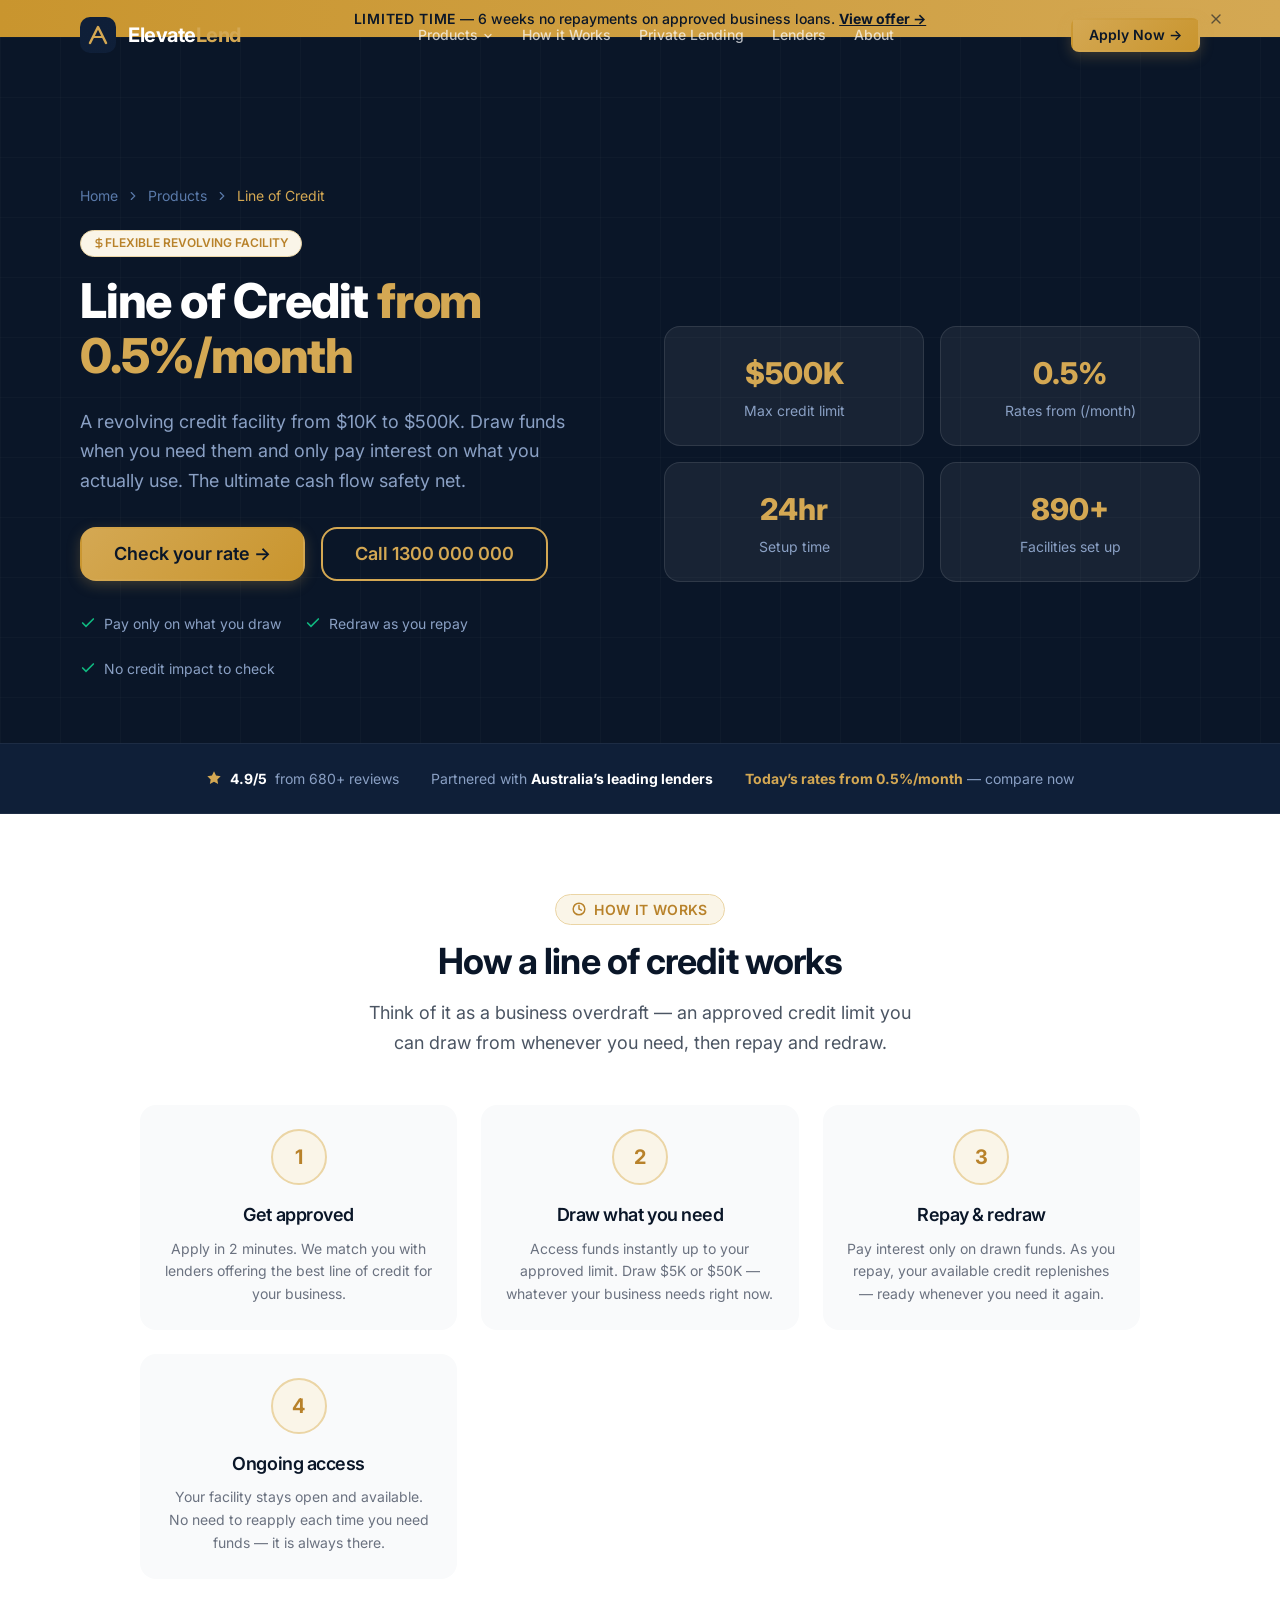
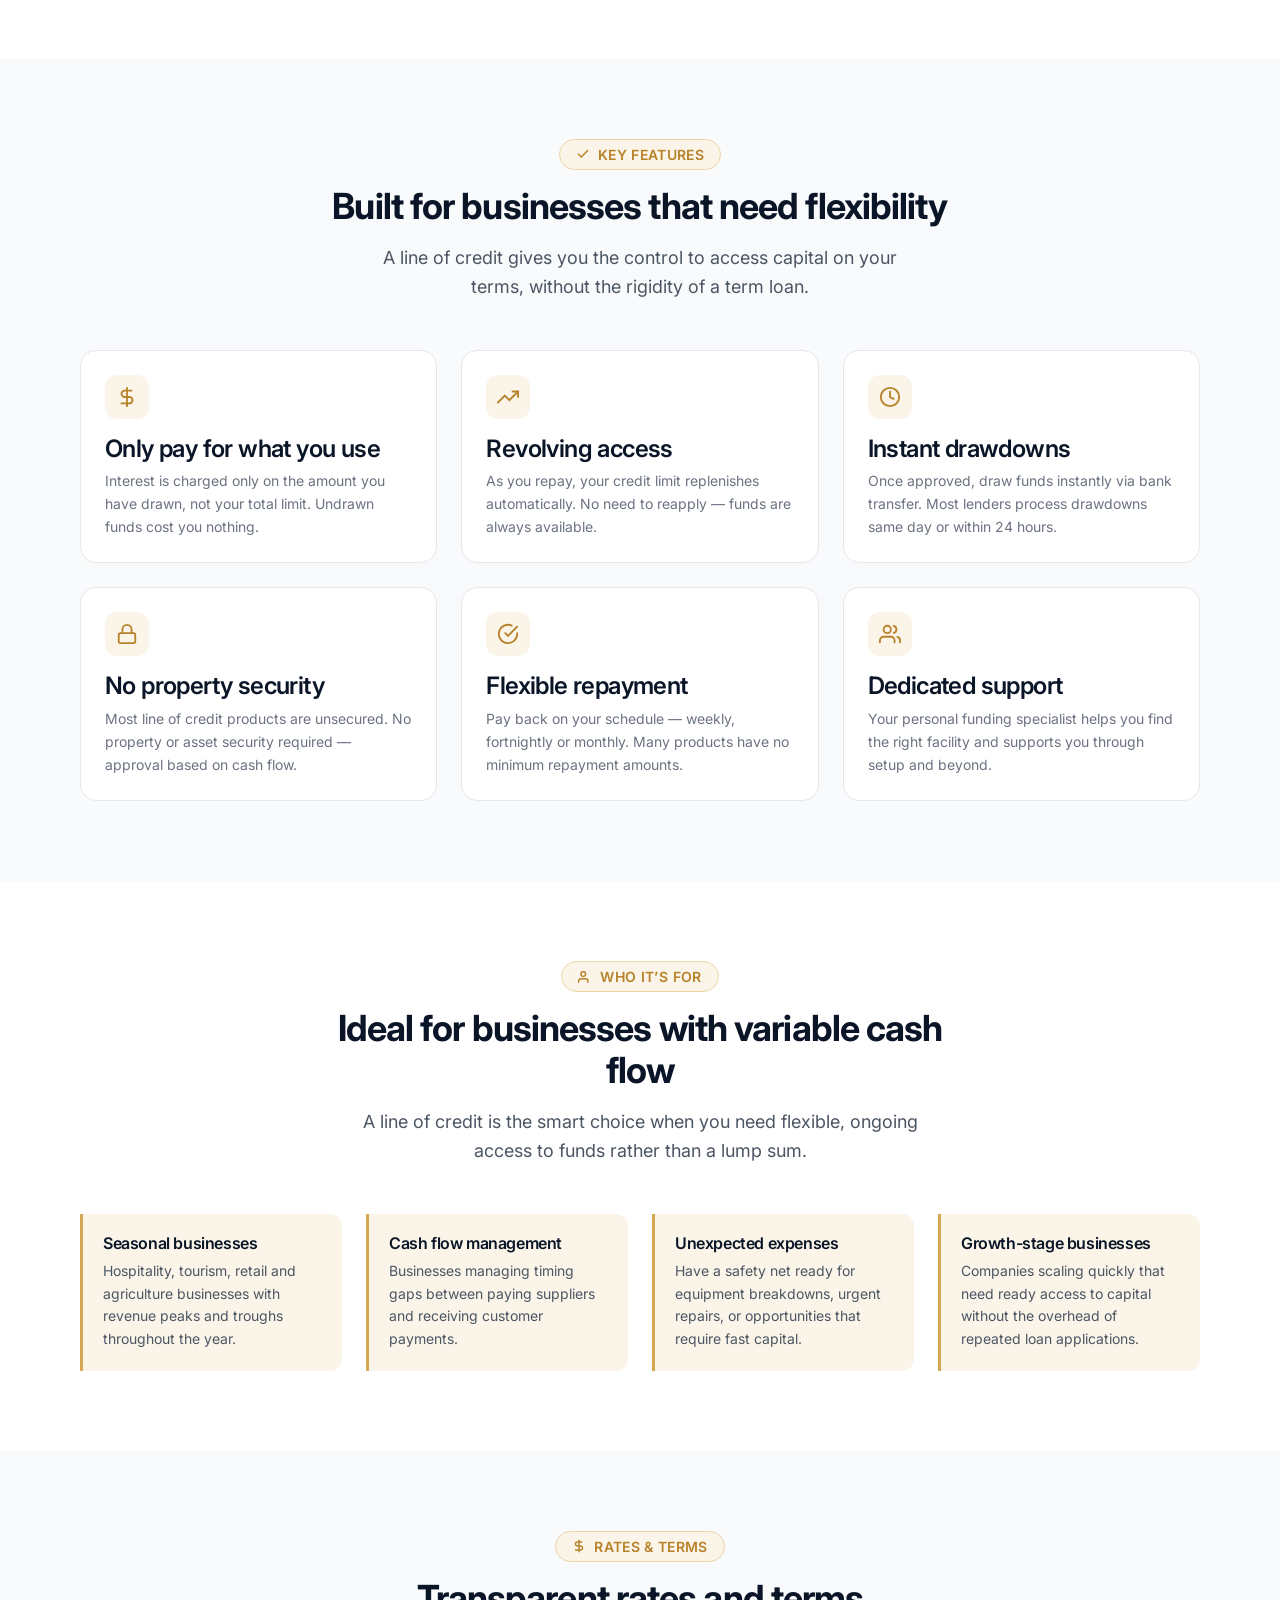
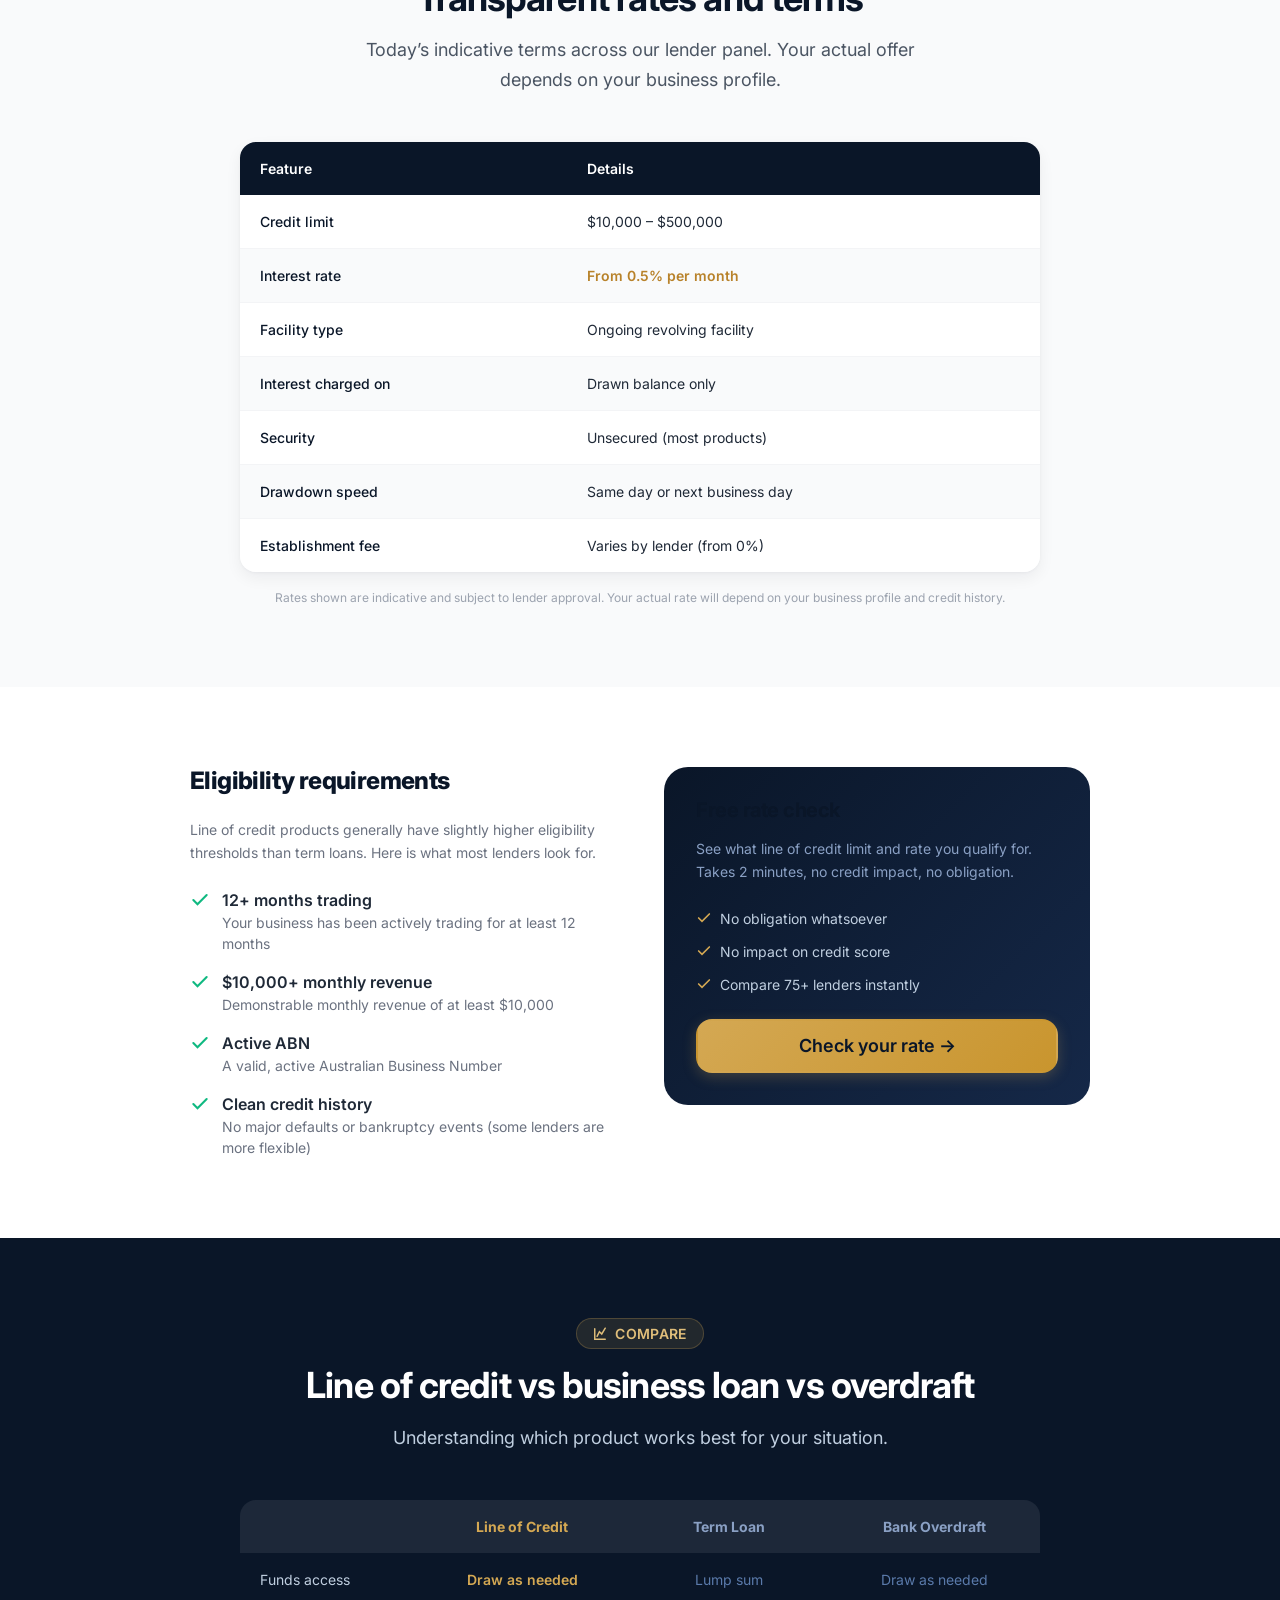
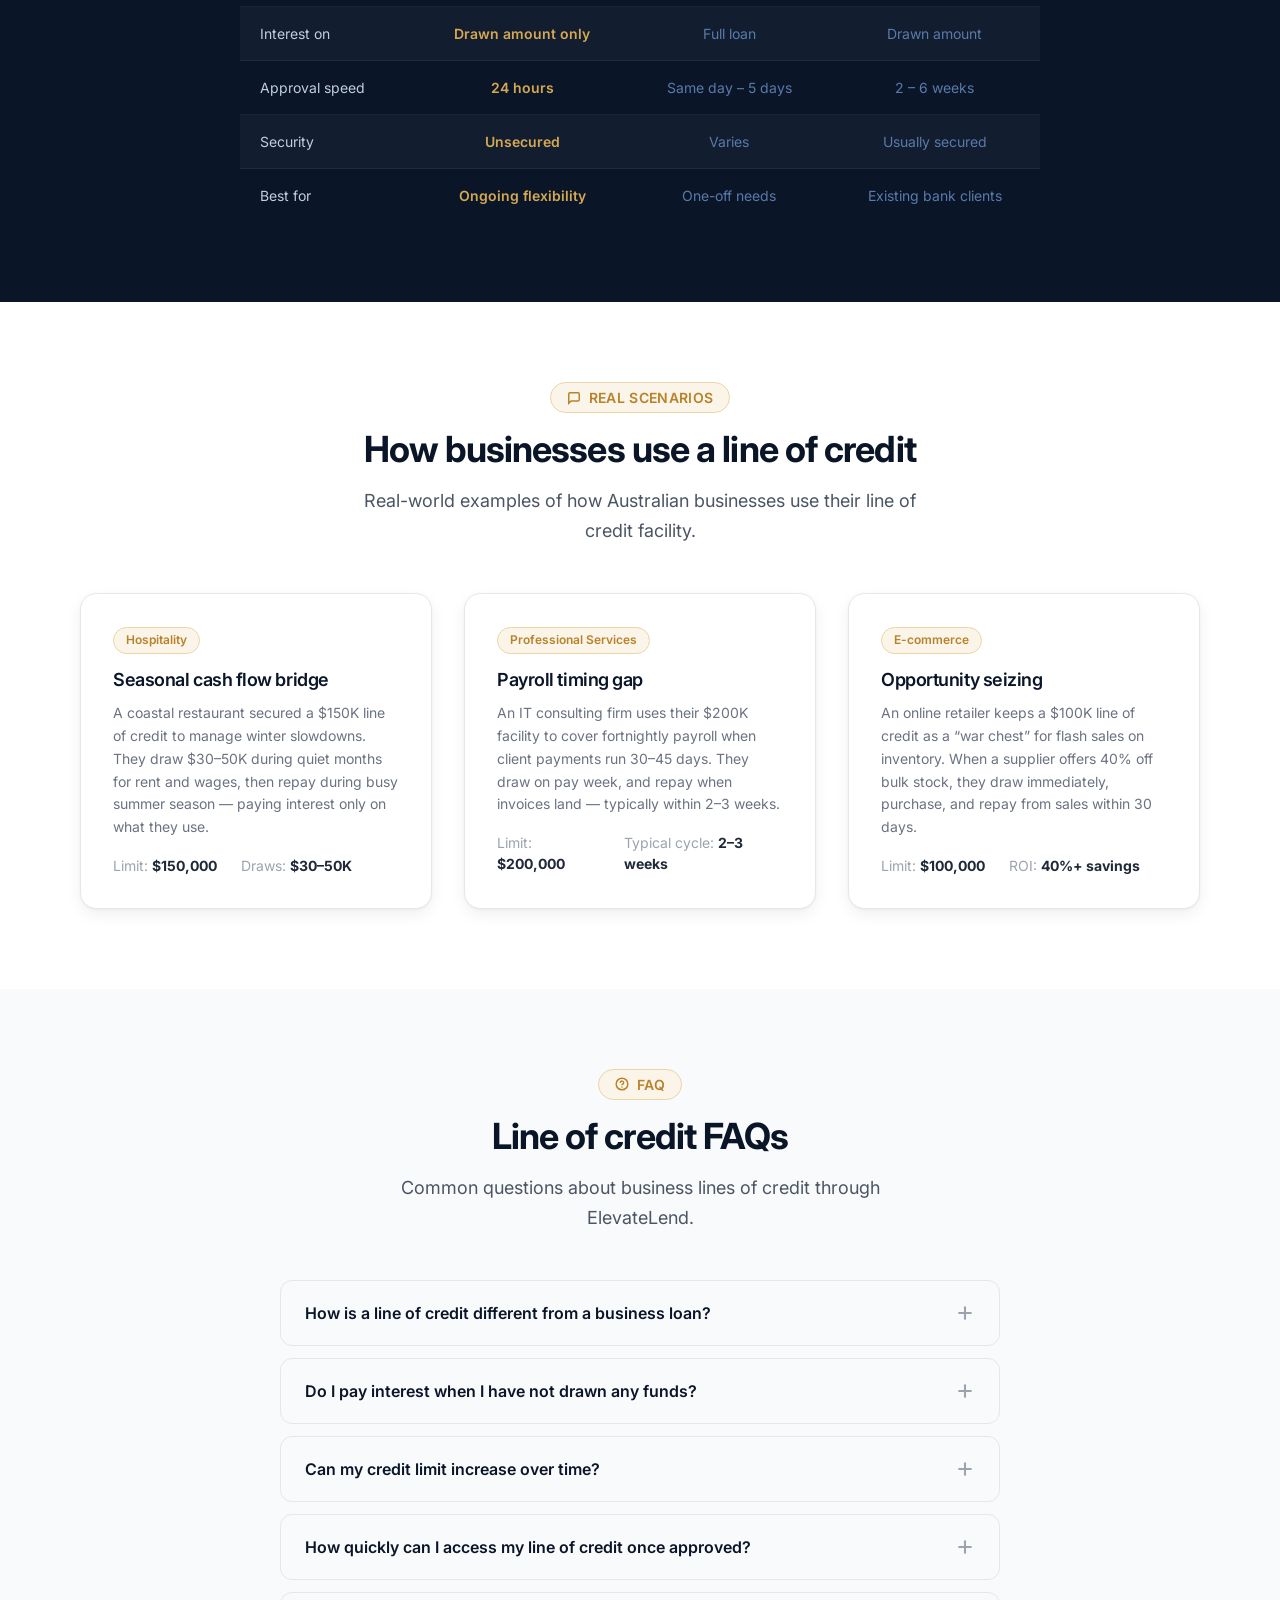
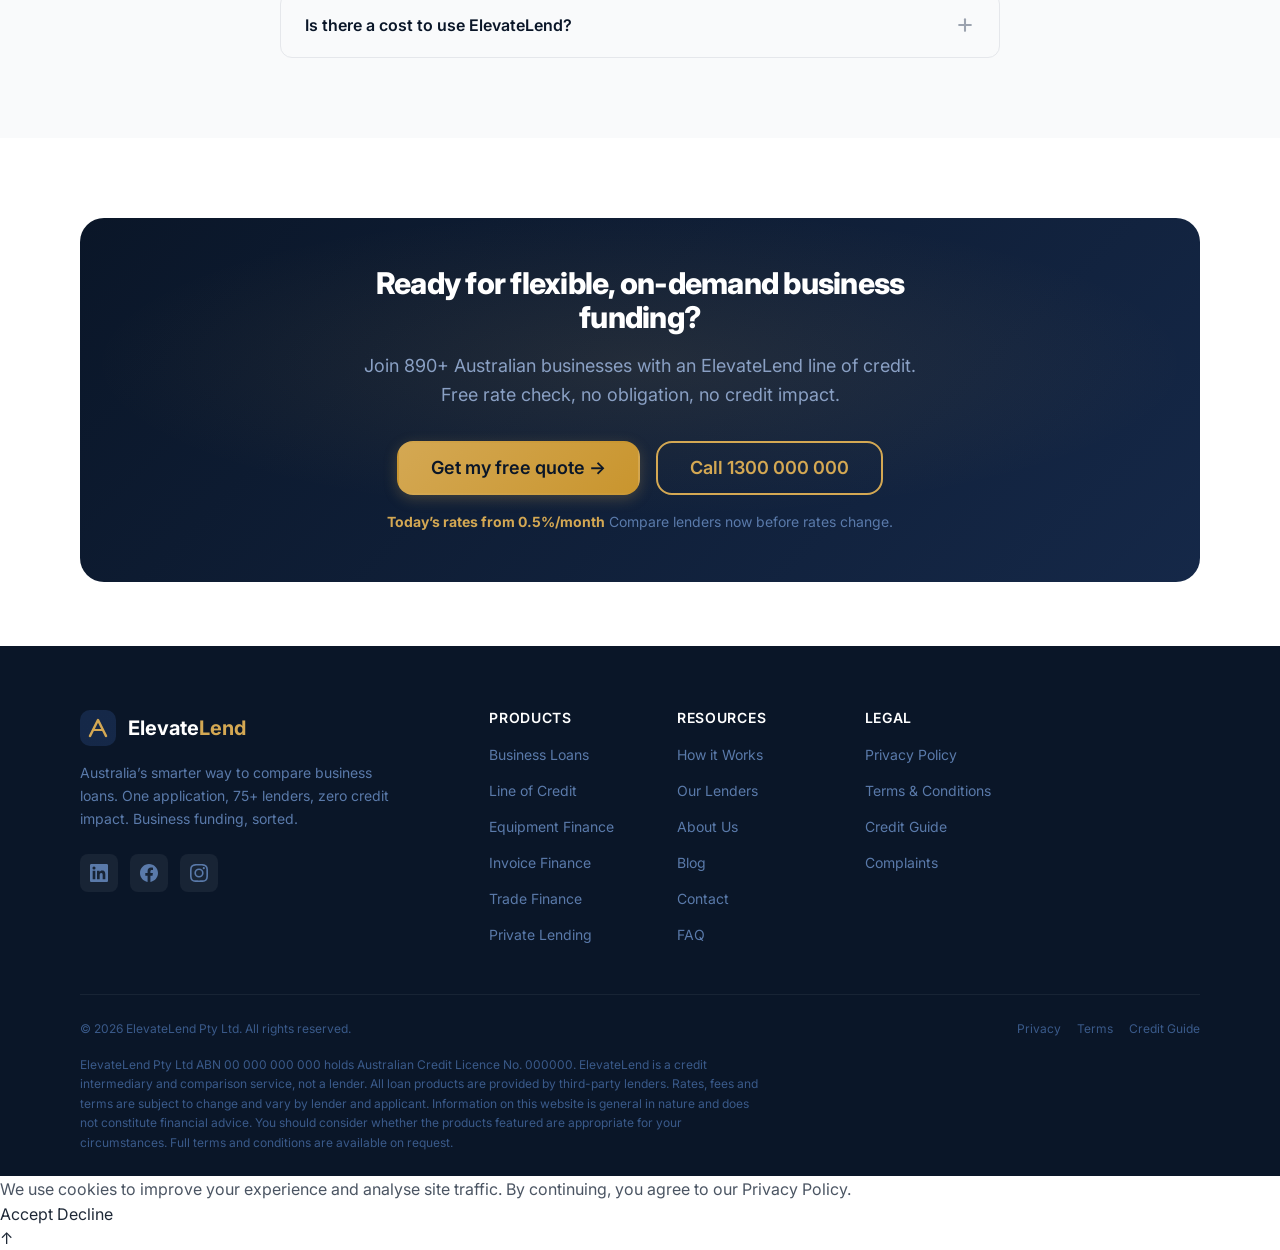
<file: products/line-of-credit/index.html>
<!DOCTYPE html>
<html lang="en-AU">
<head>
  <meta charset="UTF-8">
  <meta name="viewport" content="width=device-width, initial-scale=1.0">
  <meta name="description" content="Business line of credit from $10K to $500K. Only pay interest on what you draw, from 0.5%/month. Revolving facility for cash flow management. Compare 75+ Australian lenders.">
  <meta name="keywords" content="business line of credit, revolving credit facility, business overdraft, cash flow finance, working capital facility Australia">
  <meta name="author" content="ElevateLend">
  <meta name="robots" content="index, follow">

  <meta property="og:title" content="Business Line of Credit from 0.5%/month | ElevateLend">
  <meta property="og:description" content="Revolving credit facility from $10K to $500K. Only pay interest on what you use. Compare across 75+ Australian lenders.">
  <meta property="og:type" content="website">
  <meta property="og:url" content="https://elevatelend.com.au/products/line-of-credit/">
  <meta property="og:locale" content="en_AU">

  <title>Business Line of Credit from 0.5%/month | ElevateLend</title>

  <link rel="canonical" href="https://elevatelend.com.au/products/line-of-credit/">
  <link rel="stylesheet" href="../../css/style.css">
  <link rel="icon" type="image/svg+xml" href="data:image/svg+xml,<svg xmlns='http://www.w3.org/2000/svg' viewBox='0 0 32 32'><rect width='32' height='32' rx='8' fill='%230a1628'/><path d='M8 22l8-14 8 14' stroke='%23d4a853' stroke-width='3' fill='none' stroke-linecap='round' stroke-linejoin='round'/></svg>">
</head>
<body>

  <!-- PROMO BAR -->
  <div class="promo-bar" role="banner" id="promo-bar">
    <div class="container" style="position: relative;">
      <span style="font-weight: 600; letter-spacing: 0.05em; text-transform: uppercase;">LIMITED TIME</span> &mdash; 6 weeks no repayments on approved business loans. <a href="/#eofy-offer">View offer &rarr;</a>
      <button class="promo-bar__close" aria-label="Close promotional banner" onclick="document.getElementById('promo-bar').style.display='none'">
        <svg width="16" height="16" viewBox="0 0 24 24" fill="none" stroke="currentColor" stroke-width="2" stroke-linecap="round"><line x1="18" y1="6" x2="6" y2="18"/><line x1="6" y1="6" x2="18" y2="18"/></svg>
      </button>
    </div>
  </div>

  <!-- NAVIGATION -->
  <nav class="nav" id="main-nav" role="navigation" aria-label="Main navigation">
    <div class="container">
      <div class="nav__inner">
        <a href="/" class="nav__logo" aria-label="ElevateLend home">
          <svg class="nav__logo-icon" viewBox="0 0 36 36" fill="none" xmlns="http://www.w3.org/2000/svg" aria-hidden="true"><rect width="36" height="36" rx="10" fill="url(#logo-grad)"/><path d="M10 26l8-16 8 16" stroke="#d4a853" stroke-width="2.5" fill="none" stroke-linecap="round" stroke-linejoin="round"/><path d="M13 20h10" stroke="#d4a853" stroke-width="2" stroke-linecap="round"/><defs><linearGradient id="logo-grad" x1="0" y1="0" x2="36" y2="36"><stop stop-color="#0f1f38"/><stop offset="1" stop-color="#152848"/></linearGradient></defs></svg>
          <span class="nav__logo-text">Elevate<span>Lend</span></span>
        </a>
        <div class="nav__links">
          <div class="nav__link" style="position:relative; cursor:pointer;" id="products-dropdown-trigger">Products<svg width="12" height="12" viewBox="0 0 24 24" fill="none" stroke="currentColor" stroke-width="2.5" stroke-linecap="round" style="margin-left:4px; display:inline-block; vertical-align:middle;"><polyline points="6 9 12 15 18 9"/></svg>
            <div style="display:none; position:absolute; top:100%; left:0; min-width:220px; background:rgba(10,22,40,0.95); backdrop-filter:blur(16px); border-radius:var(--radius-lg); padding:var(--space-2) 0; box-shadow:var(--shadow-xl); border:1px solid rgba(255,255,255,0.08); z-index:var(--z-dropdown);" id="products-dropdown">
              <a href="/products/business-loans/" style="display:block; padding:var(--space-3) var(--space-5); font-size:var(--font-size-sm); color:rgba(255,255,255,0.8); transition:all 150ms;">Business Loans</a>
              <a href="/products/line-of-credit/" style="display:block; padding:var(--space-3) var(--space-5); font-size:var(--font-size-sm); color:rgba(255,255,255,0.8); transition:all 150ms;">Line of Credit</a>
              <a href="/products/equipment-finance/" style="display:block; padding:var(--space-3) var(--space-5); font-size:var(--font-size-sm); color:rgba(255,255,255,0.8); transition:all 150ms;">Equipment Finance</a>
              <a href="/products/invoice-finance/" style="display:block; padding:var(--space-3) var(--space-5); font-size:var(--font-size-sm); color:rgba(255,255,255,0.8); transition:all 150ms;">Invoice Finance</a>
              <a href="/products/trade-finance/" style="display:block; padding:var(--space-3) var(--space-5); font-size:var(--font-size-sm); color:rgba(255,255,255,0.8); transition:all 150ms;">Trade Finance</a>
            </div>
          </div>
          <a href="/how-it-works/" class="nav__link">How it Works</a>
          <a href="/private-lending/" class="nav__link">Private Lending</a>
          <a href="/lenders/" class="nav__link">Lenders</a>
          <a href="/about/" class="nav__link">About</a>
        </div>
        <div class="nav__actions">
          <a href="tel:1300000000" class="nav__link" style="display:none;" aria-label="Call us"><svg width="16" height="16" viewBox="0 0 24 24" fill="none" stroke="currentColor" stroke-width="2" stroke-linecap="round" style="display:inline-block; vertical-align:middle; margin-right:4px;"><path d="M22 16.92v3a2 2 0 01-2.18 2 19.79 19.79 0 01-8.63-3.07 19.5 19.5 0 01-6-6A19.79 19.79 0 012.12 4.18 2 2 0 014.11 2h3a2 2 0 012 1.72c.127.96.361 1.903.7 2.81a2 2 0 01-.45 2.11L8.09 9.91a16 16 0 006 6l1.27-1.27a2 2 0 012.11-.45c.907.339 1.85.573 2.81.7A2 2 0 0122 16.92z"/></svg>1300 000 000</a>
          <a href="/apply/" class="btn btn--primary btn--sm nav__cta">Apply Now &rarr;</a>
          <button class="nav__toggle" data-nav-toggle aria-label="Toggle navigation menu" aria-expanded="false"><svg class="nav__toggle-icon" viewBox="0 0 24 24" fill="none" stroke="currentColor" stroke-width="2" stroke-linecap="round"><line x1="3" y1="6" x2="21" y2="6"/><line x1="3" y1="12" x2="21" y2="12"/><line x1="3" y1="18" x2="21" y2="18"/></svg></button>
        </div>
      </div>
    </div>
    <div class="nav__mobile-menu" data-nav-menu>
      <a href="/products/business-loans/" class="nav__mobile-link">Business Loans</a><a href="/products/line-of-credit/" class="nav__mobile-link">Line of Credit</a><a href="/products/equipment-finance/" class="nav__mobile-link">Equipment Finance</a><a href="/products/invoice-finance/" class="nav__mobile-link">Invoice Finance</a><a href="/products/trade-finance/" class="nav__mobile-link">Trade Finance</a><a href="/how-it-works/" class="nav__mobile-link">How it Works</a><a href="/private-lending/" class="nav__mobile-link">Private Lending</a><a href="/lenders/" class="nav__mobile-link">Lenders</a><a href="/about/" class="nav__mobile-link">About</a>
      <div class="nav__mobile-cta"><a href="/apply/" class="btn btn--primary btn--block">Apply Now &rarr;</a></div>
    </div>
  </nav>

  <!-- HERO -->
  <section class="section--dark" style="padding-top: calc(var(--space-32) + 20px); padding-bottom: var(--space-16); position: relative; overflow: hidden;">
    <div class="hero__grid-pattern" aria-hidden="true"></div>
    <div class="container" style="position: relative; z-index: 1;">
      <nav aria-label="Breadcrumb" style="margin-bottom: var(--space-6);">
        <ol style="display: flex; align-items: center; gap: var(--space-2); list-style: none; font-size: var(--font-size-sm); color: var(--color-navy-300);">
          <li><a href="/" style="color: var(--color-navy-300); transition: color 150ms;">Home</a></li>
          <li><svg width="14" height="14" viewBox="0 0 24 24" fill="none" stroke="currentColor" stroke-width="2" stroke-linecap="round"><polyline points="9 18 15 12 9 6"/></svg></li>
          <li><a href="/products/" style="color: var(--color-navy-300); transition: color 150ms;">Products</a></li>
          <li><svg width="14" height="14" viewBox="0 0 24 24" fill="none" stroke="currentColor" stroke-width="2" stroke-linecap="round"><polyline points="9 18 15 12 9 6"/></svg></li>
          <li style="color: var(--color-gold-400);">Line of Credit</li>
        </ol>
      </nav>

      <div style="display: grid; grid-template-columns: 1fr 1fr; gap: var(--space-12); align-items: center;">
        <div>
          <span class="badge badge--gold" style="margin-bottom: var(--space-4); display: inline-flex;">
            <svg width="12" height="12" viewBox="0 0 24 24" fill="none" stroke="currentColor" stroke-width="2.5" stroke-linecap="round"><path d="M12 2v20M17 5H9.5a3.5 3.5 0 000 7h5a3.5 3.5 0 010 7H6"/></svg>
            FLEXIBLE REVOLVING FACILITY
          </span>
          <h1 style="font-size: var(--font-size-5xl); font-weight: var(--font-weight-extrabold); color: var(--color-white); line-height: var(--line-height-tight); margin-bottom: var(--space-6);">
            Line of Credit <span style="color: var(--color-gold-400);">from 0.5%/month</span>
          </h1>
          <p style="font-size: var(--font-size-lg); color: var(--color-navy-200); margin-bottom: var(--space-8); max-width: 520px;">
            A revolving credit facility from $10K to $500K. Draw funds when you need them and only pay interest on what you actually use. The ultimate cash flow safety net.
          </p>
          <div style="display: flex; flex-wrap: wrap; gap: var(--space-4); margin-bottom: var(--space-8);">
            <a href="/apply/" class="btn btn--primary btn--lg btn--pulse">Check your rate &rarr;</a>
            <a href="tel:1300000000" class="btn btn--outline btn--lg">Call 1300 000 000</a>
          </div>
          <div style="display: flex; flex-wrap: wrap; gap: var(--space-6);">
            <div style="display:flex; align-items:center; gap:var(--space-2); font-size:var(--font-size-sm); color:var(--color-navy-200);"><svg width="16" height="16" viewBox="0 0 24 24" fill="none" stroke="#10b981" stroke-width="2.5" stroke-linecap="round"><polyline points="20 6 9 17 4 12"/></svg>Pay only on what you draw</div>
            <div style="display:flex; align-items:center; gap:var(--space-2); font-size:var(--font-size-sm); color:var(--color-navy-200);"><svg width="16" height="16" viewBox="0 0 24 24" fill="none" stroke="#10b981" stroke-width="2.5" stroke-linecap="round"><polyline points="20 6 9 17 4 12"/></svg>Redraw as you repay</div>
            <div style="display:flex; align-items:center; gap:var(--space-2); font-size:var(--font-size-sm); color:var(--color-navy-200);"><svg width="16" height="16" viewBox="0 0 24 24" fill="none" stroke="#10b981" stroke-width="2.5" stroke-linecap="round"><polyline points="20 6 9 17 4 12"/></svg>No credit impact to check</div>
          </div>
        </div>

        <div style="display: grid; grid-template-columns: 1fr 1fr; gap: var(--space-4);">
          <div style="background: rgba(255,255,255,0.06); border: 1px solid rgba(255,255,255,0.1); border-radius: var(--radius-xl); padding: var(--space-6); text-align: center;">
            <div style="font-size: var(--font-size-3xl); font-weight: var(--font-weight-extrabold); color: var(--color-gold-400);">$500K</div>
            <div style="font-size: var(--font-size-sm); color: var(--color-navy-200); margin-top: var(--space-1);">Max credit limit</div>
          </div>
          <div style="background: rgba(255,255,255,0.06); border: 1px solid rgba(255,255,255,0.1); border-radius: var(--radius-xl); padding: var(--space-6); text-align: center;">
            <div style="font-size: var(--font-size-3xl); font-weight: var(--font-weight-extrabold); color: var(--color-gold-400);">0.5%</div>
            <div style="font-size: var(--font-size-sm); color: var(--color-navy-200); margin-top: var(--space-1);">Rates from (/month)</div>
          </div>
          <div style="background: rgba(255,255,255,0.06); border: 1px solid rgba(255,255,255,0.1); border-radius: var(--radius-xl); padding: var(--space-6); text-align: center;">
            <div style="font-size: var(--font-size-3xl); font-weight: var(--font-weight-extrabold); color: var(--color-gold-400);">24hr</div>
            <div style="font-size: var(--font-size-sm); color: var(--color-navy-200); margin-top: var(--space-1);">Setup time</div>
          </div>
          <div style="background: rgba(255,255,255,0.06); border: 1px solid rgba(255,255,255,0.1); border-radius: var(--radius-xl); padding: var(--space-6); text-align: center;">
            <div style="font-size: var(--font-size-3xl); font-weight: var(--font-weight-extrabold); color: var(--color-gold-400);">890+</div>
            <div style="font-size: var(--font-size-sm); color: var(--color-navy-200); margin-top: var(--space-1);">Facilities set up</div>
          </div>
        </div>
      </div>
    </div>
  </section>

  <!-- SOCIAL PROOF BAR -->
  <section class="section--dark" style="padding-block: var(--space-6); border-top: 1px solid rgba(255,255,255,0.06); border-bottom: 1px solid rgba(255,255,255,0.06); background: var(--color-navy-800);">
    <div class="container">
      <div style="display: flex; justify-content: center; flex-wrap: wrap; gap: var(--space-8); font-size: var(--font-size-sm); color: var(--color-navy-200);">
        <div style="display: flex; align-items: center; gap: var(--space-2);"><svg width="16" height="16" viewBox="0 0 24 24" fill="#d4a853" stroke="none"><polygon points="12 2 15.09 8.26 22 9.27 17 14.14 18.18 21.02 12 17.77 5.82 21.02 7 14.14 2 9.27 8.91 8.26"/></svg><strong style="color: var(--color-white);">4.9/5</strong> from 680+ reviews</div>
        <div>Partnered with <strong style="color: var(--color-white);">Australia&rsquo;s leading lenders</strong></div>
        <div><strong style="color: var(--color-gold-400);">Today&rsquo;s rates from 0.5%/month</strong> &mdash; compare now</div>
      </div>
    </div>
  </section>

  <!-- HOW IT WORKS -->
  <section class="section">
    <div class="container">
      <div class="section-header">
        <span class="section-header__badge"><svg width="14" height="14" viewBox="0 0 24 24" fill="none" stroke="currentColor" stroke-width="2.5" stroke-linecap="round"><circle cx="12" cy="12" r="10"/><polyline points="12 6 12 12 16 14"/></svg> HOW IT WORKS</span>
        <h2 class="section-header__title">How a line of credit works</h2>
        <p class="section-header__subtitle">Think of it as a business overdraft &mdash; an approved credit limit you can draw from whenever you need, then repay and redraw.</p>
      </div>

      <div style="display: grid; grid-template-columns: repeat(auto-fit, minmax(240px, 1fr)); gap: var(--space-6); max-width: 1000px; margin-inline: auto;">
        <div style="text-align: center; padding: var(--space-6); background: var(--color-gray-50); border-radius: var(--radius-xl);">
          <div style="width: 56px; height: 56px; border-radius: var(--radius-full); background: var(--color-gold-50); color: var(--color-gold-600); display: flex; align-items: center; justify-content: center; margin: 0 auto var(--space-5); font-size: var(--font-size-xl); font-weight: var(--font-weight-bold); border: 2px solid var(--color-gold-200);">1</div>
          <h3 style="font-size: var(--font-size-lg); font-weight: var(--font-weight-semibold); margin-bottom: var(--space-3);">Get approved</h3>
          <p style="font-size: var(--font-size-sm); color: var(--color-gray-500);">Apply in 2 minutes. We match you with lenders offering the best line of credit for your business.</p>
        </div>
        <div style="text-align: center; padding: var(--space-6); background: var(--color-gray-50); border-radius: var(--radius-xl);">
          <div style="width: 56px; height: 56px; border-radius: var(--radius-full); background: var(--color-gold-50); color: var(--color-gold-600); display: flex; align-items: center; justify-content: center; margin: 0 auto var(--space-5); font-size: var(--font-size-xl); font-weight: var(--font-weight-bold); border: 2px solid var(--color-gold-200);">2</div>
          <h3 style="font-size: var(--font-size-lg); font-weight: var(--font-weight-semibold); margin-bottom: var(--space-3);">Draw what you need</h3>
          <p style="font-size: var(--font-size-sm); color: var(--color-gray-500);">Access funds instantly up to your approved limit. Draw $5K or $50K &mdash; whatever your business needs right now.</p>
        </div>
        <div style="text-align: center; padding: var(--space-6); background: var(--color-gray-50); border-radius: var(--radius-xl);">
          <div style="width: 56px; height: 56px; border-radius: var(--radius-full); background: var(--color-gold-50); color: var(--color-gold-600); display: flex; align-items: center; justify-content: center; margin: 0 auto var(--space-5); font-size: var(--font-size-xl); font-weight: var(--font-weight-bold); border: 2px solid var(--color-gold-200);">3</div>
          <h3 style="font-size: var(--font-size-lg); font-weight: var(--font-weight-semibold); margin-bottom: var(--space-3);">Repay &amp; redraw</h3>
          <p style="font-size: var(--font-size-sm); color: var(--color-gray-500);">Pay interest only on drawn funds. As you repay, your available credit replenishes &mdash; ready whenever you need it again.</p>
        </div>
        <div style="text-align: center; padding: var(--space-6); background: var(--color-gray-50); border-radius: var(--radius-xl);">
          <div style="width: 56px; height: 56px; border-radius: var(--radius-full); background: var(--color-gold-50); color: var(--color-gold-600); display: flex; align-items: center; justify-content: center; margin: 0 auto var(--space-5); font-size: var(--font-size-xl); font-weight: var(--font-weight-bold); border: 2px solid var(--color-gold-200);">4</div>
          <h3 style="font-size: var(--font-size-lg); font-weight: var(--font-weight-semibold); margin-bottom: var(--space-3);">Ongoing access</h3>
          <p style="font-size: var(--font-size-sm); color: var(--color-gray-500);">Your facility stays open and available. No need to reapply each time you need funds &mdash; it is always there.</p>
        </div>
      </div>
    </div>
  </section>

  <!-- KEY FEATURES -->
  <section class="section section--gray">
    <div class="container">
      <div class="section-header">
        <span class="section-header__badge"><svg width="14" height="14" viewBox="0 0 24 24" fill="none" stroke="currentColor" stroke-width="2.5" stroke-linecap="round"><polyline points="20 6 9 17 4 12"/></svg> KEY FEATURES</span>
        <h2 class="section-header__title">Built for businesses that need flexibility</h2>
        <p class="section-header__subtitle">A line of credit gives you the control to access capital on your terms, without the rigidity of a term loan.</p>
      </div>

      <div style="display: grid; grid-template-columns: repeat(auto-fit, minmax(280px, 1fr)); gap: var(--space-6);">
        <div style="background: var(--color-white); padding: var(--space-6); border-radius: var(--radius-xl); border: 1px solid var(--color-gray-200);">
          <div style="width: 44px; height: 44px; border-radius: var(--radius-lg); background: var(--color-gold-50); color: var(--color-gold-600); display: flex; align-items: center; justify-content: center; margin-bottom: var(--space-4);"><svg width="22" height="22" viewBox="0 0 24 24" fill="none" stroke="currentColor" stroke-width="2" stroke-linecap="round"><path d="M12 2v20M17 5H9.5a3.5 3.5 0 000 7h5a3.5 3.5 0 010 7H6"/></svg></div>
          <h3 style="font-weight: var(--font-weight-semibold); margin-bottom: var(--space-2);">Only pay for what you use</h3>
          <p style="font-size: var(--font-size-sm); color: var(--color-gray-500);">Interest is charged only on the amount you have drawn, not your total limit. Undrawn funds cost you nothing.</p>
        </div>
        <div style="background: var(--color-white); padding: var(--space-6); border-radius: var(--radius-xl); border: 1px solid var(--color-gray-200);">
          <div style="width: 44px; height: 44px; border-radius: var(--radius-lg); background: var(--color-gold-50); color: var(--color-gold-600); display: flex; align-items: center; justify-content: center; margin-bottom: var(--space-4);"><svg width="22" height="22" viewBox="0 0 24 24" fill="none" stroke="currentColor" stroke-width="2" stroke-linecap="round"><polyline points="23 6 13.5 15.5 8.5 10.5 1 18"/><polyline points="17 6 23 6 23 12"/></svg></div>
          <h3 style="font-weight: var(--font-weight-semibold); margin-bottom: var(--space-2);">Revolving access</h3>
          <p style="font-size: var(--font-size-sm); color: var(--color-gray-500);">As you repay, your credit limit replenishes automatically. No need to reapply &mdash; funds are always available.</p>
        </div>
        <div style="background: var(--color-white); padding: var(--space-6); border-radius: var(--radius-xl); border: 1px solid var(--color-gray-200);">
          <div style="width: 44px; height: 44px; border-radius: var(--radius-lg); background: var(--color-gold-50); color: var(--color-gold-600); display: flex; align-items: center; justify-content: center; margin-bottom: var(--space-4);"><svg width="22" height="22" viewBox="0 0 24 24" fill="none" stroke="currentColor" stroke-width="2" stroke-linecap="round"><circle cx="12" cy="12" r="10"/><polyline points="12 6 12 12 16 14"/></svg></div>
          <h3 style="font-weight: var(--font-weight-semibold); margin-bottom: var(--space-2);">Instant drawdowns</h3>
          <p style="font-size: var(--font-size-sm); color: var(--color-gray-500);">Once approved, draw funds instantly via bank transfer. Most lenders process drawdowns same day or within 24 hours.</p>
        </div>
        <div style="background: var(--color-white); padding: var(--space-6); border-radius: var(--radius-xl); border: 1px solid var(--color-gray-200);">
          <div style="width: 44px; height: 44px; border-radius: var(--radius-lg); background: var(--color-gold-50); color: var(--color-gold-600); display: flex; align-items: center; justify-content: center; margin-bottom: var(--space-4);"><svg width="22" height="22" viewBox="0 0 24 24" fill="none" stroke="currentColor" stroke-width="2" stroke-linecap="round"><rect x="3" y="11" width="18" height="11" rx="2" ry="2"/><path d="M7 11V7a5 5 0 0110 0v4"/></svg></div>
          <h3 style="font-weight: var(--font-weight-semibold); margin-bottom: var(--space-2);">No property security</h3>
          <p style="font-size: var(--font-size-sm); color: var(--color-gray-500);">Most line of credit products are unsecured. No property or asset security required &mdash; approval based on cash flow.</p>
        </div>
        <div style="background: var(--color-white); padding: var(--space-6); border-radius: var(--radius-xl); border: 1px solid var(--color-gray-200);">
          <div style="width: 44px; height: 44px; border-radius: var(--radius-lg); background: var(--color-gold-50); color: var(--color-gold-600); display: flex; align-items: center; justify-content: center; margin-bottom: var(--space-4);"><svg width="22" height="22" viewBox="0 0 24 24" fill="none" stroke="currentColor" stroke-width="2" stroke-linecap="round"><path d="M22 11.08V12a10 10 0 11-5.93-9.14"/><polyline points="22 4 12 14.01 9 11.01"/></svg></div>
          <h3 style="font-weight: var(--font-weight-semibold); margin-bottom: var(--space-2);">Flexible repayment</h3>
          <p style="font-size: var(--font-size-sm); color: var(--color-gray-500);">Pay back on your schedule &mdash; weekly, fortnightly or monthly. Many products have no minimum repayment amounts.</p>
        </div>
        <div style="background: var(--color-white); padding: var(--space-6); border-radius: var(--radius-xl); border: 1px solid var(--color-gray-200);">
          <div style="width: 44px; height: 44px; border-radius: var(--radius-lg); background: var(--color-gold-50); color: var(--color-gold-600); display: flex; align-items: center; justify-content: center; margin-bottom: var(--space-4);"><svg width="22" height="22" viewBox="0 0 24 24" fill="none" stroke="currentColor" stroke-width="2" stroke-linecap="round"><path d="M17 21v-2a4 4 0 00-4-4H5a4 4 0 00-4 4v2"/><circle cx="9" cy="7" r="4"/><path d="M23 21v-2a4 4 0 00-3-3.87"/><path d="M16 3.13a4 4 0 010 7.75"/></svg></div>
          <h3 style="font-weight: var(--font-weight-semibold); margin-bottom: var(--space-2);">Dedicated support</h3>
          <p style="font-size: var(--font-size-sm); color: var(--color-gray-500);">Your personal funding specialist helps you find the right facility and supports you through setup and beyond.</p>
        </div>
      </div>
    </div>
  </section>

  <!-- WHO IT'S FOR -->
  <section class="section">
    <div class="container">
      <div class="section-header">
        <span class="section-header__badge"><svg width="14" height="14" viewBox="0 0 24 24" fill="none" stroke="currentColor" stroke-width="2.5" stroke-linecap="round"><path d="M17 21v-2a4 4 0 00-4-4H5a4 4 0 00-4 4v2"/><circle cx="9" cy="7" r="4"/></svg> WHO IT&rsquo;S FOR</span>
        <h2 class="section-header__title">Ideal for businesses with variable cash flow</h2>
        <p class="section-header__subtitle">A line of credit is the smart choice when you need flexible, ongoing access to funds rather than a lump sum.</p>
      </div>
      <div style="display: grid; grid-template-columns: repeat(auto-fit, minmax(240px, 1fr)); gap: var(--space-6);">
        <div style="padding: var(--space-5); border-left: 3px solid var(--color-gold-400); background: var(--color-gold-50); border-radius: 0 var(--radius-lg) var(--radius-lg) 0;">
          <h3 style="font-size: var(--font-size-base); font-weight: var(--font-weight-semibold); margin-bottom: var(--space-2);">Seasonal businesses</h3>
          <p style="font-size: var(--font-size-sm); color: var(--color-gray-600);">Hospitality, tourism, retail and agriculture businesses with revenue peaks and troughs throughout the year.</p>
        </div>
        <div style="padding: var(--space-5); border-left: 3px solid var(--color-gold-400); background: var(--color-gold-50); border-radius: 0 var(--radius-lg) var(--radius-lg) 0;">
          <h3 style="font-size: var(--font-size-base); font-weight: var(--font-weight-semibold); margin-bottom: var(--space-2);">Cash flow management</h3>
          <p style="font-size: var(--font-size-sm); color: var(--color-gray-600);">Businesses managing timing gaps between paying suppliers and receiving customer payments.</p>
        </div>
        <div style="padding: var(--space-5); border-left: 3px solid var(--color-gold-400); background: var(--color-gold-50); border-radius: 0 var(--radius-lg) var(--radius-lg) 0;">
          <h3 style="font-size: var(--font-size-base); font-weight: var(--font-weight-semibold); margin-bottom: var(--space-2);">Unexpected expenses</h3>
          <p style="font-size: var(--font-size-sm); color: var(--color-gray-600);">Have a safety net ready for equipment breakdowns, urgent repairs, or opportunities that require fast capital.</p>
        </div>
        <div style="padding: var(--space-5); border-left: 3px solid var(--color-gold-400); background: var(--color-gold-50); border-radius: 0 var(--radius-lg) var(--radius-lg) 0;">
          <h3 style="font-size: var(--font-size-base); font-weight: var(--font-weight-semibold); margin-bottom: var(--space-2);">Growth-stage businesses</h3>
          <p style="font-size: var(--font-size-sm); color: var(--color-gray-600);">Companies scaling quickly that need ready access to capital without the overhead of repeated loan applications.</p>
        </div>
      </div>
    </div>
  </section>

  <!-- RATES & TERMS TABLE -->
  <section class="section section--gray">
    <div class="container">
      <div class="section-header">
        <span class="section-header__badge"><svg width="14" height="14" viewBox="0 0 24 24" fill="none" stroke="currentColor" stroke-width="2.5" stroke-linecap="round"><path d="M12 2v20M17 5H9.5a3.5 3.5 0 000 7h5a3.5 3.5 0 010 7H6"/></svg> RATES &amp; TERMS</span>
        <h2 class="section-header__title">Transparent rates and terms</h2>
        <p class="section-header__subtitle">Today&rsquo;s indicative terms across our lender panel. Your actual offer depends on your business profile.</p>
      </div>
      <div style="overflow-x: auto; border-radius: var(--radius-xl); box-shadow: var(--shadow-card); max-width: 800px; margin-inline: auto;">
        <table style="width: 100%; border-collapse: collapse; background: var(--color-white); font-size: var(--font-size-sm);">
          <thead><tr style="background: var(--color-navy-900); color: var(--color-white);"><th style="padding: var(--space-4) var(--space-5); text-align: left; font-weight: var(--font-weight-semibold);">Feature</th><th style="padding: var(--space-4) var(--space-5); text-align: left; font-weight: var(--font-weight-semibold);">Details</th></tr></thead>
          <tbody>
            <tr style="border-bottom: 1px solid var(--color-gray-100);"><td style="padding: var(--space-4) var(--space-5); font-weight: var(--font-weight-medium); color: var(--color-navy-900);">Credit limit</td><td style="padding: var(--space-4) var(--space-5);">$10,000 &ndash; $500,000</td></tr>
            <tr style="border-bottom: 1px solid var(--color-gray-100); background: var(--color-gray-50);"><td style="padding: var(--space-4) var(--space-5); font-weight: var(--font-weight-medium); color: var(--color-navy-900);">Interest rate</td><td style="padding: var(--space-4) var(--space-5); color: var(--color-gold-600); font-weight: var(--font-weight-semibold);">From 0.5% per month</td></tr>
            <tr style="border-bottom: 1px solid var(--color-gray-100);"><td style="padding: var(--space-4) var(--space-5); font-weight: var(--font-weight-medium); color: var(--color-navy-900);">Facility type</td><td style="padding: var(--space-4) var(--space-5);">Ongoing revolving facility</td></tr>
            <tr style="border-bottom: 1px solid var(--color-gray-100); background: var(--color-gray-50);"><td style="padding: var(--space-4) var(--space-5); font-weight: var(--font-weight-medium); color: var(--color-navy-900);">Interest charged on</td><td style="padding: var(--space-4) var(--space-5);">Drawn balance only</td></tr>
            <tr style="border-bottom: 1px solid var(--color-gray-100);"><td style="padding: var(--space-4) var(--space-5); font-weight: var(--font-weight-medium); color: var(--color-navy-900);">Security</td><td style="padding: var(--space-4) var(--space-5);">Unsecured (most products)</td></tr>
            <tr style="border-bottom: 1px solid var(--color-gray-100); background: var(--color-gray-50);"><td style="padding: var(--space-4) var(--space-5); font-weight: var(--font-weight-medium); color: var(--color-navy-900);">Drawdown speed</td><td style="padding: var(--space-4) var(--space-5);">Same day or next business day</td></tr>
            <tr><td style="padding: var(--space-4) var(--space-5); font-weight: var(--font-weight-medium); color: var(--color-navy-900);">Establishment fee</td><td style="padding: var(--space-4) var(--space-5);">Varies by lender (from 0%)</td></tr>
          </tbody>
        </table>
      </div>
      <p style="text-align: center; margin-top: var(--space-4); font-size: var(--font-size-xs); color: var(--color-gray-400);">Rates shown are indicative and subject to lender approval. Your actual rate will depend on your business profile and credit history.</p>
    </div>
  </section>

  <!-- ELIGIBILITY -->
  <section class="section">
    <div class="container">
      <div style="display: grid; grid-template-columns: 1fr 1fr; gap: var(--space-12); align-items: start; max-width: 900px; margin-inline: auto;">
        <div>
          <h2 style="font-size: var(--font-size-2xl); font-weight: var(--font-weight-extrabold); margin-bottom: var(--space-6);">Eligibility requirements</h2>
          <p style="font-size: var(--font-size-sm); color: var(--color-gray-500); margin-bottom: var(--space-6);">Line of credit products generally have slightly higher eligibility thresholds than term loans. Here is what most lenders look for.</p>
          <div style="display: flex; flex-direction: column; gap: var(--space-4);">
            <div style="display: flex; align-items: flex-start; gap: var(--space-3);"><svg width="20" height="20" viewBox="0 0 24 24" fill="none" stroke="#10b981" stroke-width="2.5" stroke-linecap="round" style="flex-shrink: 0; margin-top: 2px;"><polyline points="20 6 9 17 4 12"/></svg><div><div style="font-weight: var(--font-weight-semibold);">12+ months trading</div><div style="font-size: var(--font-size-sm); color: var(--color-gray-500);">Your business has been actively trading for at least 12 months</div></div></div>
            <div style="display: flex; align-items: flex-start; gap: var(--space-3);"><svg width="20" height="20" viewBox="0 0 24 24" fill="none" stroke="#10b981" stroke-width="2.5" stroke-linecap="round" style="flex-shrink: 0; margin-top: 2px;"><polyline points="20 6 9 17 4 12"/></svg><div><div style="font-weight: var(--font-weight-semibold);">$10,000+ monthly revenue</div><div style="font-size: var(--font-size-sm); color: var(--color-gray-500);">Demonstrable monthly revenue of at least $10,000</div></div></div>
            <div style="display: flex; align-items: flex-start; gap: var(--space-3);"><svg width="20" height="20" viewBox="0 0 24 24" fill="none" stroke="#10b981" stroke-width="2.5" stroke-linecap="round" style="flex-shrink: 0; margin-top: 2px;"><polyline points="20 6 9 17 4 12"/></svg><div><div style="font-weight: var(--font-weight-semibold);">Active ABN</div><div style="font-size: var(--font-size-sm); color: var(--color-gray-500);">A valid, active Australian Business Number</div></div></div>
            <div style="display: flex; align-items: flex-start; gap: var(--space-3);"><svg width="20" height="20" viewBox="0 0 24 24" fill="none" stroke="#10b981" stroke-width="2.5" stroke-linecap="round" style="flex-shrink: 0; margin-top: 2px;"><polyline points="20 6 9 17 4 12"/></svg><div><div style="font-weight: var(--font-weight-semibold);">Clean credit history</div><div style="font-size: var(--font-size-sm); color: var(--color-gray-500);">No major defaults or bankruptcy events (some lenders are more flexible)</div></div></div>
          </div>
        </div>
        <div style="background: linear-gradient(135deg, var(--color-navy-900), var(--color-navy-700)); border-radius: var(--radius-2xl); padding: var(--space-8); color: var(--color-white);">
          <h3 style="font-size: var(--font-size-xl); font-weight: var(--font-weight-bold); margin-bottom: var(--space-4);">Free rate check</h3>
          <p style="font-size: var(--font-size-sm); color: var(--color-navy-200); margin-bottom: var(--space-6);">See what line of credit limit and rate you qualify for. Takes 2 minutes, no credit impact, no obligation.</p>
          <ul style="list-style: none; display: flex; flex-direction: column; gap: var(--space-3); margin-bottom: var(--space-6);">
            <li style="display: flex; align-items: center; gap: var(--space-2); font-size: var(--font-size-sm); color: var(--color-navy-100);"><svg width="16" height="16" viewBox="0 0 24 24" fill="none" stroke="var(--color-gold-400)" stroke-width="2.5" stroke-linecap="round"><polyline points="20 6 9 17 4 12"/></svg>No obligation whatsoever</li>
            <li style="display: flex; align-items: center; gap: var(--space-2); font-size: var(--font-size-sm); color: var(--color-navy-100);"><svg width="16" height="16" viewBox="0 0 24 24" fill="none" stroke="var(--color-gold-400)" stroke-width="2.5" stroke-linecap="round"><polyline points="20 6 9 17 4 12"/></svg>No impact on credit score</li>
            <li style="display: flex; align-items: center; gap: var(--space-2); font-size: var(--font-size-sm); color: var(--color-navy-100);"><svg width="16" height="16" viewBox="0 0 24 24" fill="none" stroke="var(--color-gold-400)" stroke-width="2.5" stroke-linecap="round"><polyline points="20 6 9 17 4 12"/></svg>Compare 75+ lenders instantly</li>
          </ul>
          <a href="/apply/" class="btn btn--primary btn--lg btn--block">Check your rate &rarr;</a>
        </div>
      </div>
    </div>
  </section>

  <!-- COMPARISON -->
  <section class="section section--dark">
    <div class="container">
      <div class="section-header">
        <span class="section-header__badge"><svg width="14" height="14" viewBox="0 0 24 24" fill="none" stroke="currentColor" stroke-width="2.5" stroke-linecap="round"><path d="M3 3v18h18"/><path d="M7 16l4-8 4 4 6-10"/></svg> COMPARE</span>
        <h2 class="section-header__title">Line of credit vs business loan vs overdraft</h2>
        <p class="section-header__subtitle">Understanding which product works best for your situation.</p>
      </div>
      <div style="overflow-x: auto; border-radius: var(--radius-xl); max-width: 800px; margin-inline: auto;">
        <table style="width: 100%; border-collapse: collapse; font-size: var(--font-size-sm);">
          <thead><tr style="background: rgba(255,255,255,0.08);"><th style="padding: var(--space-4) var(--space-5); text-align: left; color: var(--color-navy-200);"></th><th style="padding: var(--space-4) var(--space-5); text-align: center; color: var(--color-gold-400); font-weight: var(--font-weight-bold);">Line of Credit</th><th style="padding: var(--space-4) var(--space-5); text-align: center; color: var(--color-navy-200);">Term Loan</th><th style="padding: var(--space-4) var(--space-5); text-align: center; color: var(--color-navy-200);">Bank Overdraft</th></tr></thead>
          <tbody>
            <tr style="border-bottom: 1px solid rgba(255,255,255,0.06);"><td style="padding: var(--space-4) var(--space-5); color: var(--color-navy-100);">Funds access</td><td style="padding: var(--space-4) var(--space-5); text-align: center; color: var(--color-gold-400); font-weight: var(--font-weight-semibold);">Draw as needed</td><td style="padding: var(--space-4) var(--space-5); text-align: center; color: var(--color-navy-300);">Lump sum</td><td style="padding: var(--space-4) var(--space-5); text-align: center; color: var(--color-navy-300);">Draw as needed</td></tr>
            <tr style="border-bottom: 1px solid rgba(255,255,255,0.06); background: rgba(255,255,255,0.03);"><td style="padding: var(--space-4) var(--space-5); color: var(--color-navy-100);">Interest on</td><td style="padding: var(--space-4) var(--space-5); text-align: center; color: var(--color-gold-400); font-weight: var(--font-weight-semibold);">Drawn amount only</td><td style="padding: var(--space-4) var(--space-5); text-align: center; color: var(--color-navy-300);">Full loan</td><td style="padding: var(--space-4) var(--space-5); text-align: center; color: var(--color-navy-300);">Drawn amount</td></tr>
            <tr style="border-bottom: 1px solid rgba(255,255,255,0.06);"><td style="padding: var(--space-4) var(--space-5); color: var(--color-navy-100);">Approval speed</td><td style="padding: var(--space-4) var(--space-5); text-align: center; color: var(--color-gold-400); font-weight: var(--font-weight-semibold);">24 hours</td><td style="padding: var(--space-4) var(--space-5); text-align: center; color: var(--color-navy-300);">Same day &ndash; 5 days</td><td style="padding: var(--space-4) var(--space-5); text-align: center; color: var(--color-navy-300);">2 &ndash; 6 weeks</td></tr>
            <tr style="border-bottom: 1px solid rgba(255,255,255,0.06); background: rgba(255,255,255,0.03);"><td style="padding: var(--space-4) var(--space-5); color: var(--color-navy-100);">Security</td><td style="padding: var(--space-4) var(--space-5); text-align: center; color: var(--color-gold-400); font-weight: var(--font-weight-semibold);">Unsecured</td><td style="padding: var(--space-4) var(--space-5); text-align: center; color: var(--color-navy-300);">Varies</td><td style="padding: var(--space-4) var(--space-5); text-align: center; color: var(--color-navy-300);">Usually secured</td></tr>
            <tr><td style="padding: var(--space-4) var(--space-5); color: var(--color-navy-100);">Best for</td><td style="padding: var(--space-4) var(--space-5); text-align: center; color: var(--color-gold-400); font-weight: var(--font-weight-semibold);">Ongoing flexibility</td><td style="padding: var(--space-4) var(--space-5); text-align: center; color: var(--color-navy-300);">One-off needs</td><td style="padding: var(--space-4) var(--space-5); text-align: center; color: var(--color-navy-300);">Existing bank clients</td></tr>
          </tbody>
        </table>
      </div>
    </div>
  </section>

  <!-- USE CASES -->
  <section class="section">
    <div class="container">
      <div class="section-header">
        <span class="section-header__badge"><svg width="14" height="14" viewBox="0 0 24 24" fill="none" stroke="currentColor" stroke-width="2.5" stroke-linecap="round"><path d="M21 15a2 2 0 01-2 2H7l-4 4V5a2 2 0 012-2h14a2 2 0 012 2z"/></svg> REAL SCENARIOS</span>
        <h2 class="section-header__title">How businesses use a line of credit</h2>
        <p class="section-header__subtitle">Real-world examples of how Australian businesses use their line of credit facility.</p>
      </div>
      <div style="display: grid; grid-template-columns: repeat(auto-fit, minmax(300px, 1fr)); gap: var(--space-8);">
        <div style="background: var(--color-white); border: 1px solid var(--color-gray-200); border-radius: var(--radius-xl); padding: var(--space-8); box-shadow: var(--shadow-card);">
          <span class="badge badge--gold" style="margin-bottom: var(--space-4); display: inline-flex;">Hospitality</span>
          <h3 style="font-size: var(--font-size-lg); font-weight: var(--font-weight-semibold); margin-bottom: var(--space-3);">Seasonal cash flow bridge</h3>
          <p style="font-size: var(--font-size-sm); color: var(--color-gray-500); margin-bottom: var(--space-4);">A coastal restaurant secured a $150K line of credit to manage winter slowdowns. They draw $30&ndash;50K during quiet months for rent and wages, then repay during busy summer season &mdash; paying interest only on what they use.</p>
          <div style="display: flex; gap: var(--space-6); font-size: var(--font-size-sm);"><div><span style="color: var(--color-gray-400);">Limit:</span> <strong>$150,000</strong></div><div><span style="color: var(--color-gray-400);">Draws:</span> <strong>$30&ndash;50K</strong></div></div>
        </div>
        <div style="background: var(--color-white); border: 1px solid var(--color-gray-200); border-radius: var(--radius-xl); padding: var(--space-8); box-shadow: var(--shadow-card);">
          <span class="badge badge--gold" style="margin-bottom: var(--space-4); display: inline-flex;">Professional Services</span>
          <h3 style="font-size: var(--font-size-lg); font-weight: var(--font-weight-semibold); margin-bottom: var(--space-3);">Payroll timing gap</h3>
          <p style="font-size: var(--font-size-sm); color: var(--color-gray-500); margin-bottom: var(--space-4);">An IT consulting firm uses their $200K facility to cover fortnightly payroll when client payments run 30&ndash;45 days. They draw on pay week, and repay when invoices land &mdash; typically within 2&ndash;3 weeks.</p>
          <div style="display: flex; gap: var(--space-6); font-size: var(--font-size-sm);"><div><span style="color: var(--color-gray-400);">Limit:</span> <strong>$200,000</strong></div><div><span style="color: var(--color-gray-400);">Typical cycle:</span> <strong>2&ndash;3 weeks</strong></div></div>
        </div>
        <div style="background: var(--color-white); border: 1px solid var(--color-gray-200); border-radius: var(--radius-xl); padding: var(--space-8); box-shadow: var(--shadow-card);">
          <span class="badge badge--gold" style="margin-bottom: var(--space-4); display: inline-flex;">E-commerce</span>
          <h3 style="font-size: var(--font-size-lg); font-weight: var(--font-weight-semibold); margin-bottom: var(--space-3);">Opportunity seizing</h3>
          <p style="font-size: var(--font-size-sm); color: var(--color-gray-500); margin-bottom: var(--space-4);">An online retailer keeps a $100K line of credit as a &ldquo;war chest&rdquo; for flash sales on inventory. When a supplier offers 40% off bulk stock, they draw immediately, purchase, and repay from sales within 30 days.</p>
          <div style="display: flex; gap: var(--space-6); font-size: var(--font-size-sm);"><div><span style="color: var(--color-gray-400);">Limit:</span> <strong>$100,000</strong></div><div><span style="color: var(--color-gray-400);">ROI:</span> <strong>40%+ savings</strong></div></div>
        </div>
      </div>
    </div>
  </section>

  <!-- FAQ -->
  <section class="section section--gray">
    <div class="container">
      <div class="section-header">
        <span class="section-header__badge"><svg width="14" height="14" viewBox="0 0 24 24" fill="none" stroke="currentColor" stroke-width="2.5" stroke-linecap="round"><circle cx="12" cy="12" r="10"/><path d="M9.09 9a3 3 0 015.83 1c0 2-3 3-3 3"/><line x1="12" y1="17" x2="12.01" y2="17"/></svg> FAQ</span>
        <h2 class="section-header__title">Line of credit FAQs</h2>
        <p class="section-header__subtitle">Common questions about business lines of credit through ElevateLend.</p>
      </div>
      <div class="faq-list" data-accordion style="max-width: 720px; margin-inline: auto;">
        <div class="faq-item" data-accordion-item><button class="faq-item__trigger" data-accordion-trigger>How is a line of credit different from a business loan?<svg class="faq-item__icon" viewBox="0 0 24 24" fill="none" stroke="currentColor" stroke-width="2.5" stroke-linecap="round"><line x1="12" y1="5" x2="12" y2="19"/><line x1="5" y1="12" x2="19" y2="12"/></svg></button><div class="faq-item__content" data-accordion-content><p class="faq-item__answer">A business loan gives you a lump sum with fixed repayments over a set term. A line of credit gives you an approved credit limit you can draw from and repay repeatedly. You only pay interest on the amount you have drawn, not the full limit. It is ideal when you need ongoing, flexible access to capital rather than a one-off injection.</p></div></div>
        <div class="faq-item" data-accordion-item><button class="faq-item__trigger" data-accordion-trigger>Do I pay interest when I have not drawn any funds?<svg class="faq-item__icon" viewBox="0 0 24 24" fill="none" stroke="currentColor" stroke-width="2.5" stroke-linecap="round"><line x1="12" y1="5" x2="12" y2="19"/><line x1="5" y1="12" x2="19" y2="12"/></svg></button><div class="faq-item__content" data-accordion-content><p class="faq-item__answer">No. With most line of credit products, interest is charged only on the amount you have actually drawn. If your drawn balance is zero, your interest charges are zero. Some lenders may charge a small monthly facility fee, which your funding specialist will explain upfront.</p></div></div>
        <div class="faq-item" data-accordion-item><button class="faq-item__trigger" data-accordion-trigger>Can my credit limit increase over time?<svg class="faq-item__icon" viewBox="0 0 24 24" fill="none" stroke="currentColor" stroke-width="2.5" stroke-linecap="round"><line x1="12" y1="5" x2="12" y2="19"/><line x1="5" y1="12" x2="19" y2="12"/></svg></button><div class="faq-item__content" data-accordion-content><p class="faq-item__answer">Yes. Many lenders offer limit increases after a period of good conduct &mdash; typically 3&ndash;6 months. As your business grows and demonstrates strong repayment behaviour, your available limit can grow with you without a full new application.</p></div></div>
        <div class="faq-item" data-accordion-item><button class="faq-item__trigger" data-accordion-trigger>How quickly can I access my line of credit once approved?<svg class="faq-item__icon" viewBox="0 0 24 24" fill="none" stroke="currentColor" stroke-width="2.5" stroke-linecap="round"><line x1="12" y1="5" x2="12" y2="19"/><line x1="5" y1="12" x2="19" y2="12"/></svg></button><div class="faq-item__content" data-accordion-content><p class="faq-item__answer">Most lenders can set up your facility within 24 hours of approval. Once active, individual drawdowns are typically processed the same business day or next business day via direct bank transfer.</p></div></div>
        <div class="faq-item" data-accordion-item><button class="faq-item__trigger" data-accordion-trigger>Is there a cost to use ElevateLend?<svg class="faq-item__icon" viewBox="0 0 24 24" fill="none" stroke="currentColor" stroke-width="2.5" stroke-linecap="round"><line x1="12" y1="5" x2="12" y2="19"/><line x1="5" y1="12" x2="19" y2="12"/></svg></button><div class="faq-item__content" data-accordion-content><p class="faq-item__answer">No. ElevateLend is completely free for borrowers. We are paid a referral fee by the lender only if and when you successfully take out a facility. There are no upfront fees, hidden charges, or obligation of any kind.</p></div></div>
      </div>
    </div>
  </section>

  <!-- FINAL CTA -->
  <section class="section" style="padding-bottom: var(--space-16);">
    <div class="container">
      <div class="cta">
        <div class="cta__content">
          <h2 class="cta__title">Ready for flexible, on-demand business funding?</h2>
          <p class="cta__subtitle">Join 890+ Australian businesses with an ElevateLend line of credit. Free rate check, no obligation, no credit impact.</p>
          <div class="cta__actions">
            <a href="/apply/" class="btn btn--primary btn--lg btn--pulse">Get my free quote &rarr;</a>
            <a href="tel:1300000000" class="btn btn--outline btn--lg">Call 1300 000 000</a>
          </div>
          <p class="scarcity-notice" style="margin-top: var(--space-4);"><strong>Today&rsquo;s rates from 0.5%/month</strong> Compare lenders now before rates change.</p>
        </div>
      </div>
    </div>
  </section>

  <!-- FOOTER -->
  <footer class="footer" role="contentinfo">
    <div class="container">
      <div class="footer__grid">
        <div class="footer__brand"><a href="/" class="footer__logo" aria-label="ElevateLend home"><svg width="36" height="36" viewBox="0 0 36 36" fill="none" xmlns="http://www.w3.org/2000/svg" aria-hidden="true"><rect width="36" height="36" rx="10" fill="url(#logo-grad-footer)"/><path d="M10 26l8-16 8 16" stroke="#d4a853" stroke-width="2.5" fill="none" stroke-linecap="round" stroke-linejoin="round"/><path d="M13 20h10" stroke="#d4a853" stroke-width="2" stroke-linecap="round"/><defs><linearGradient id="logo-grad-footer" x1="0" y1="0" x2="36" y2="36"><stop stop-color="#152848"/><stop offset="1" stop-color="#1b3358"/></linearGradient></defs></svg><span class="footer__logo-text">Elevate<span>Lend</span></span></a><p class="footer__tagline">Australia&rsquo;s smarter way to compare business loans. One application, 75+ lenders, zero credit impact. Business funding, sorted.</p><div class="footer__social"><a href="#" class="footer__social-link" aria-label="Follow us on LinkedIn"><svg class="footer__social-icon" viewBox="0 0 24 24" fill="currentColor"><path d="M20.447 20.452h-3.554v-5.569c0-1.328-.027-3.037-1.852-3.037-1.853 0-2.136 1.445-2.136 2.939v5.667H9.351V9h3.414v1.561h.046c.477-.9 1.637-1.85 3.37-1.85 3.601 0 4.267 2.37 4.267 5.455v6.286zM5.337 7.433a2.062 2.062 0 01-2.063-2.065 2.064 2.064 0 112.063 2.065zm1.782 13.019H3.555V9h3.564v11.452zM22.225 0H1.771C.792 0 0 .774 0 1.729v20.542C0 23.227.792 24 1.771 24h20.451C23.2 24 24 23.227 24 22.271V1.729C24 .774 23.2 0 22.222 0h.003z"/></svg></a><a href="#" class="footer__social-link" aria-label="Follow us on Facebook"><svg class="footer__social-icon" viewBox="0 0 24 24" fill="currentColor"><path d="M24 12.073c0-6.627-5.373-12-12-12s-12 5.373-12 12c0 5.99 4.388 10.954 10.125 11.854v-8.385H7.078v-3.47h3.047V9.43c0-3.007 1.792-4.669 4.533-4.669 1.312 0 2.686.235 2.686.235v2.953H15.83c-1.491 0-1.956.925-1.956 1.874v2.25h3.328l-.532 3.47h-2.796v8.385C19.612 23.027 24 18.062 24 12.073z"/></svg></a><a href="#" class="footer__social-link" aria-label="Follow us on Instagram"><svg class="footer__social-icon" viewBox="0 0 24 24" fill="currentColor"><path d="M12 2.163c3.204 0 3.584.012 4.85.07 3.252.148 4.771 1.691 4.919 4.919.058 1.265.069 1.645.069 4.849 0 3.205-.012 3.584-.069 4.849-.149 3.225-1.664 4.771-4.919 4.919-1.266.058-1.644.07-4.85.07-3.204 0-3.584-.012-4.849-.07-3.26-.149-4.771-1.699-4.919-4.92-.058-1.265-.07-1.644-.07-4.849 0-3.204.013-3.583.07-4.849.149-3.227 1.664-4.771 4.919-4.919 1.266-.057 1.645-.069 4.849-.069zM12 0C8.741 0 8.333.014 7.053.072 2.695.272.273 2.69.073 7.052.014 8.333 0 8.741 0 12c0 3.259.014 3.668.072 4.948.2 4.358 2.618 6.78 6.98 6.98C8.333 23.986 8.741 24 12 24c3.259 0 3.668-.014 4.948-.072 4.354-.2 6.782-2.618 6.979-6.98.059-1.28.073-1.689.073-4.948 0-3.259-.014-3.667-.072-4.947-.196-4.354-2.617-6.78-6.979-6.98C15.668.014 15.259 0 12 0zm0 5.838a6.162 6.162 0 100 12.324 6.162 6.162 0 000-12.324zM12 16a4 4 0 110-8 4 4 0 010 8zm6.406-11.845a1.44 1.44 0 100 2.881 1.44 1.44 0 000-2.881z"/></svg></a></div></div>
        <div><h4 class="footer__nav-title">Products</h4><ul class="footer__nav-list"><li><a href="/products/business-loans/" class="footer__nav-link">Business Loans</a></li><li><a href="/products/line-of-credit/" class="footer__nav-link">Line of Credit</a></li><li><a href="/products/equipment-finance/" class="footer__nav-link">Equipment Finance</a></li><li><a href="/products/invoice-finance/" class="footer__nav-link">Invoice Finance</a></li><li><a href="/products/trade-finance/" class="footer__nav-link">Trade Finance</a></li><li><a href="/private-lending/" class="footer__nav-link">Private Lending</a></li></ul></div>
        <div><h4 class="footer__nav-title">Resources</h4><ul class="footer__nav-list"><li><a href="/how-it-works/" class="footer__nav-link">How it Works</a></li><li><a href="/lenders/" class="footer__nav-link">Our Lenders</a></li><li><a href="/about/" class="footer__nav-link">About Us</a></li><li><a href="/blog/" class="footer__nav-link">Blog</a></li><li><a href="/contact/" class="footer__nav-link">Contact</a></li><li><a href="/faq/" class="footer__nav-link">FAQ</a></li></ul></div>
        <div><h4 class="footer__nav-title">Legal</h4><ul class="footer__nav-list"><li><a href="/privacy/" class="footer__nav-link">Privacy Policy</a></li><li><a href="/terms/" class="footer__nav-link">Terms &amp; Conditions</a></li><li><a href="/credit-guide/" class="footer__nav-link">Credit Guide</a></li><li><a href="/complaints/" class="footer__nav-link">Complaints</a></li></ul></div>
      </div>
      <div class="footer__bottom"><div class="footer__bottom-inner"><p class="footer__copyright">&copy; 2026 ElevateLend Pty Ltd. All rights reserved.</p><div class="footer__legal"><a href="/privacy/" class="footer__legal-link">Privacy</a><a href="/terms/" class="footer__legal-link">Terms</a><a href="/credit-guide/" class="footer__legal-link">Credit Guide</a></div></div><p class="footer__disclaimer">ElevateLend Pty Ltd ABN 00 000 000 000 holds Australian Credit Licence No. 000000. ElevateLend is a credit intermediary and comparison service, not a lender. All loan products are provided by third-party lenders. Rates, fees and terms are subject to change and vary by lender and applicant. Information on this website is general in nature and does not constitute financial advice. You should consider whether the products featured are appropriate for your circumstances. Full terms and conditions are available on request.</p></div>
    </div>
  </footer>

  <script>
    (function(){var t=document.getElementById('products-dropdown-trigger'),d=document.getElementById('products-dropdown');if(!t||!d)return;t.addEventListener('mouseenter',function(){d.style.display='block'});t.addEventListener('mouseleave',function(){d.style.display='none'})})();
    (function(){var t=document.querySelector('.nav__toggle'),m=document.querySelector('.nav__mobile-menu');if(!t||!m)return;t.addEventListener('click',function(){var o=m.classList.toggle('is-open');t.setAttribute('aria-expanded',String(o))});m.querySelectorAll('a').forEach(function(l){l.addEventListener('click',function(){m.classList.remove('is-open');t.setAttribute('aria-expanded','false')})})})();
    (function(){document.querySelectorAll('.faq-item__trigger').forEach(function(trigger){trigger.addEventListener('click',function(){var item=trigger.closest('.faq-item');var wasOpen=item.classList.contains('is-open');item.closest('.faq-list').querySelectorAll('.faq-item').forEach(function(s){s.classList.remove('is-open')});if(!wasOpen){item.classList.add('is-open')}})})})();
  </script>
  <script src="../../js/main.js"></script>
</body>
</html>
</file>
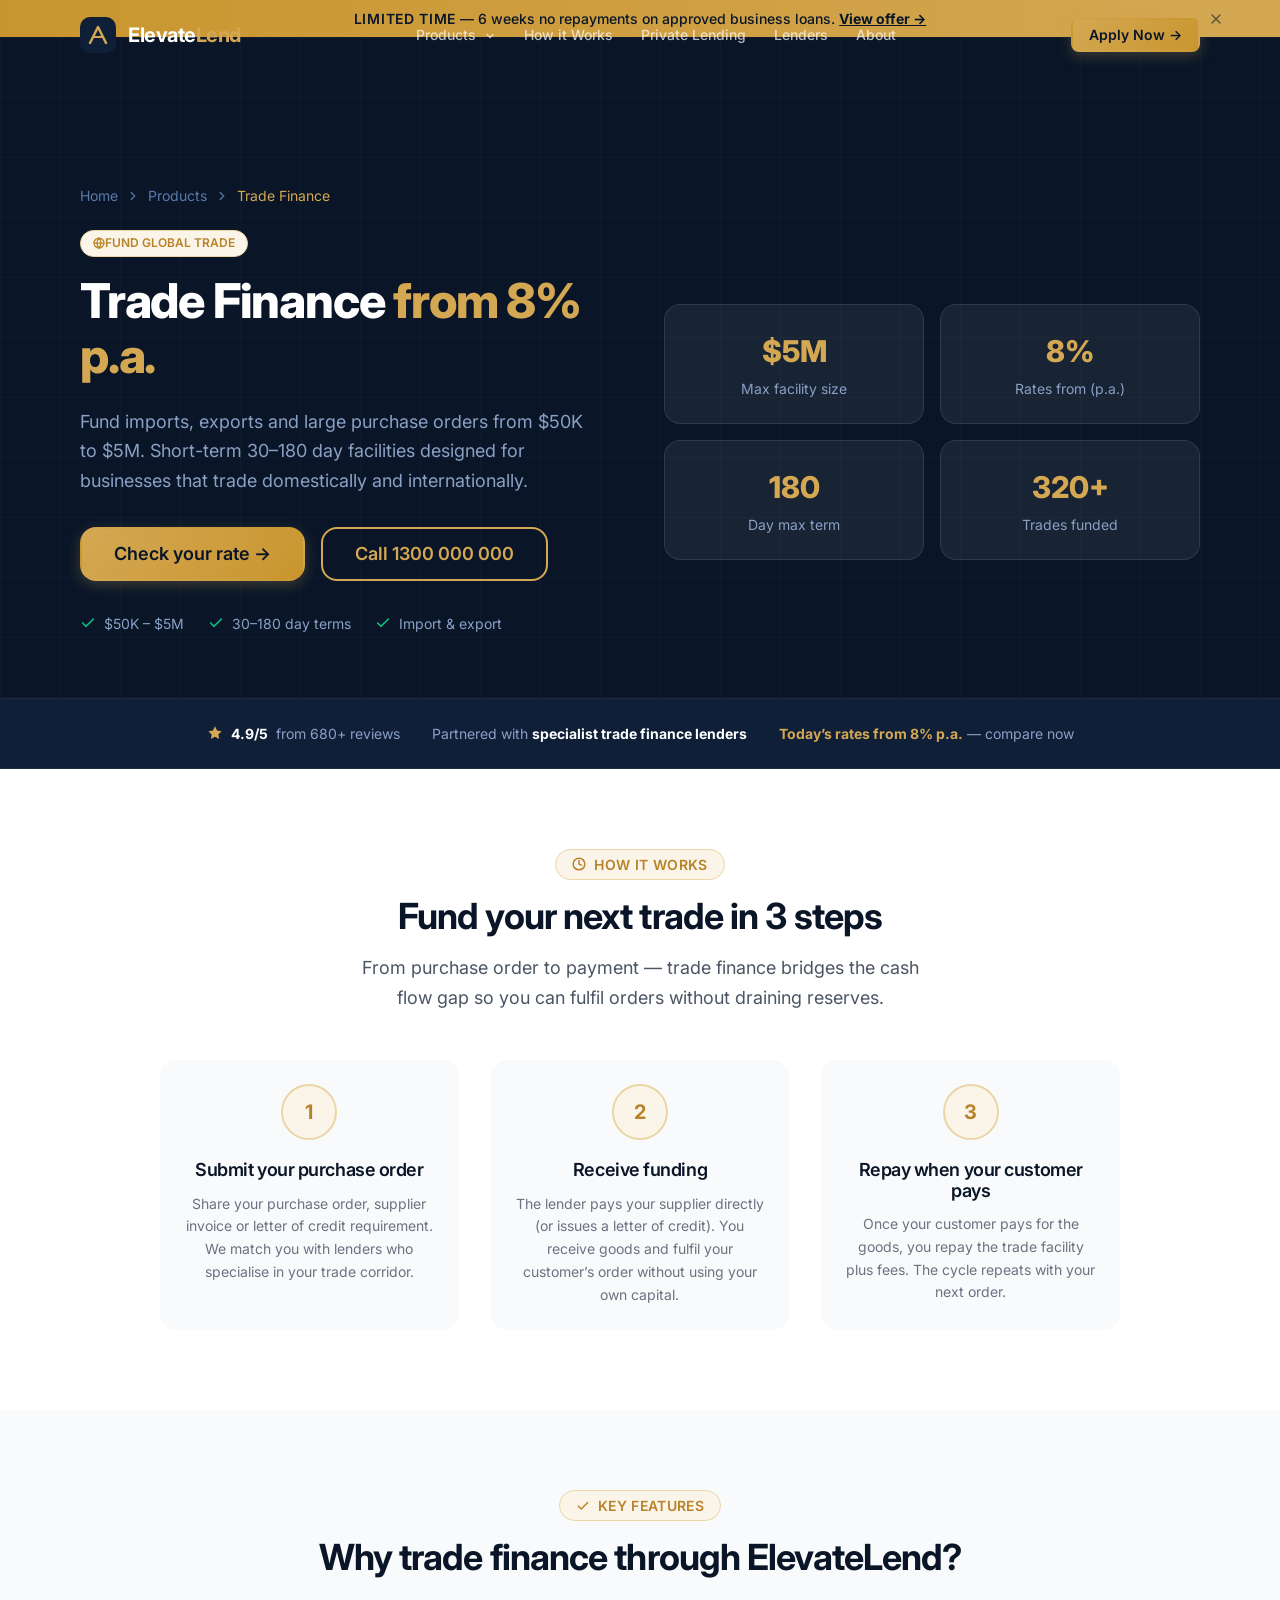
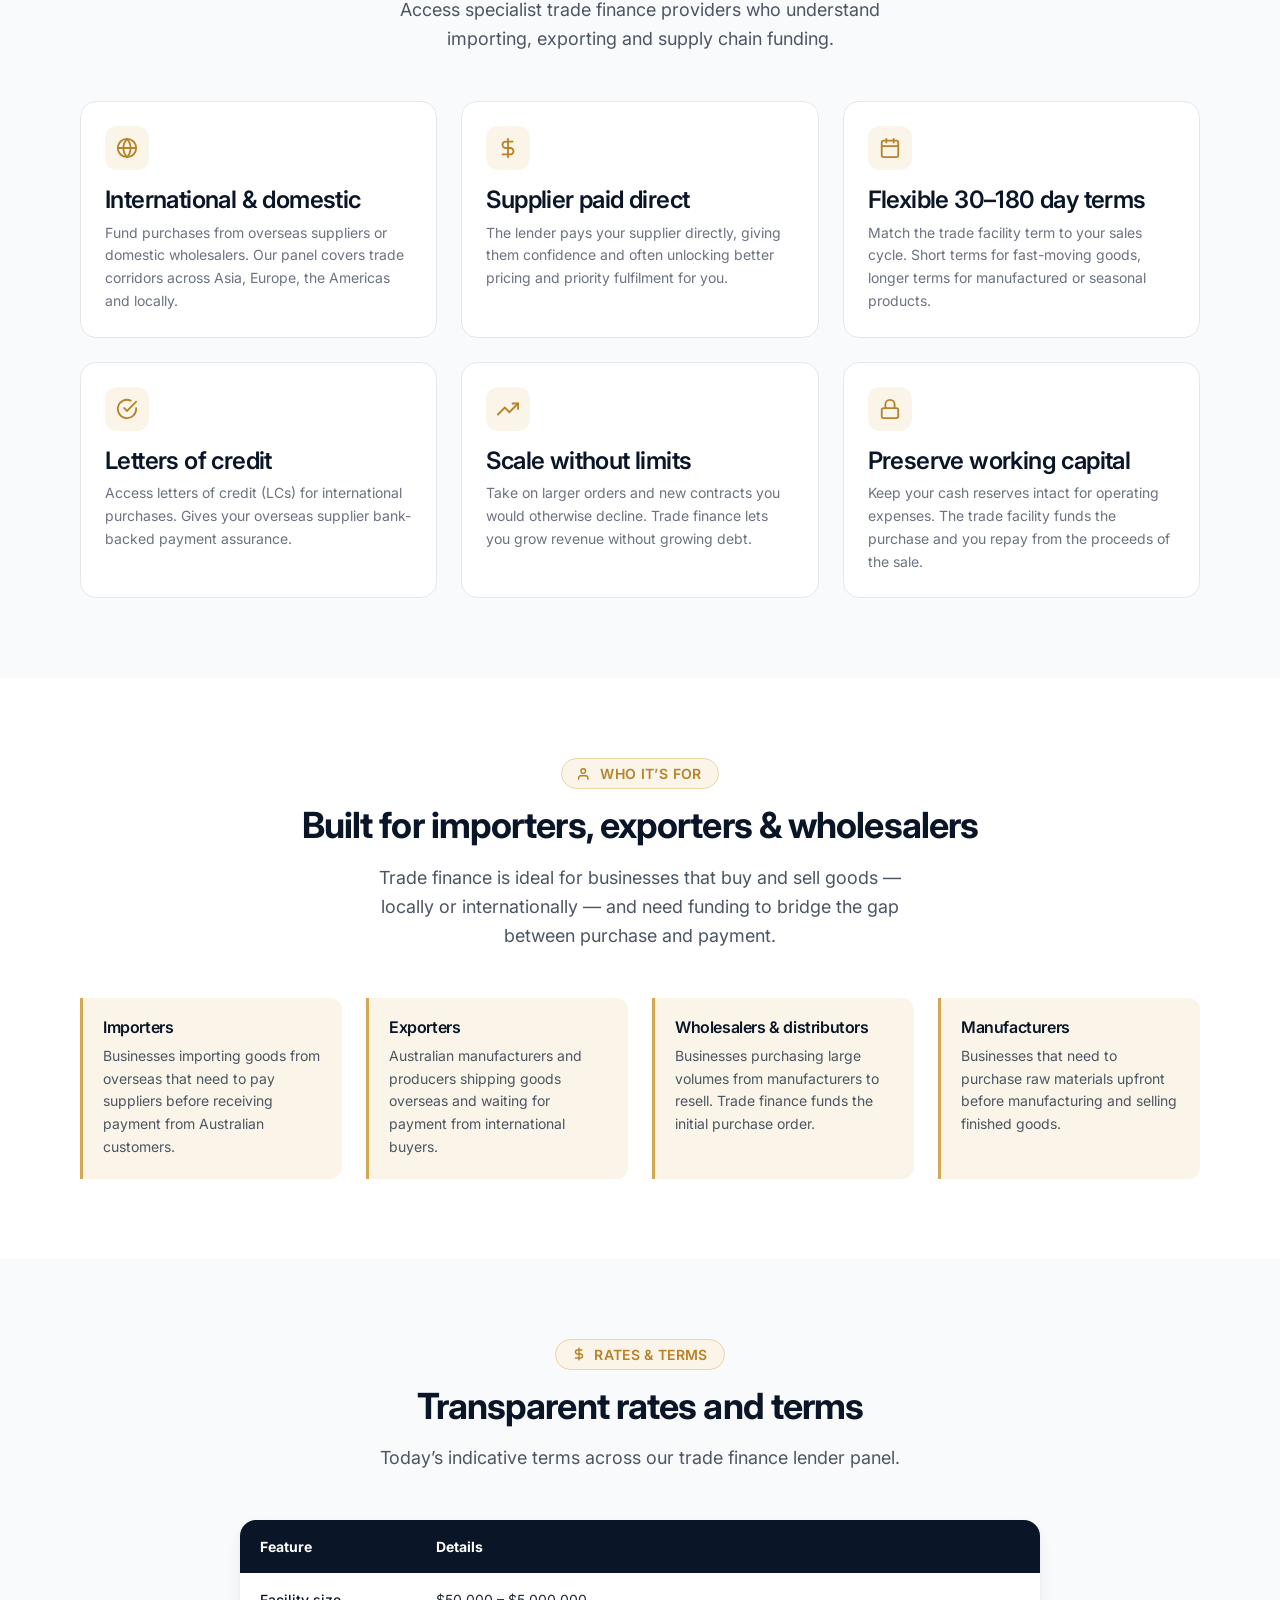
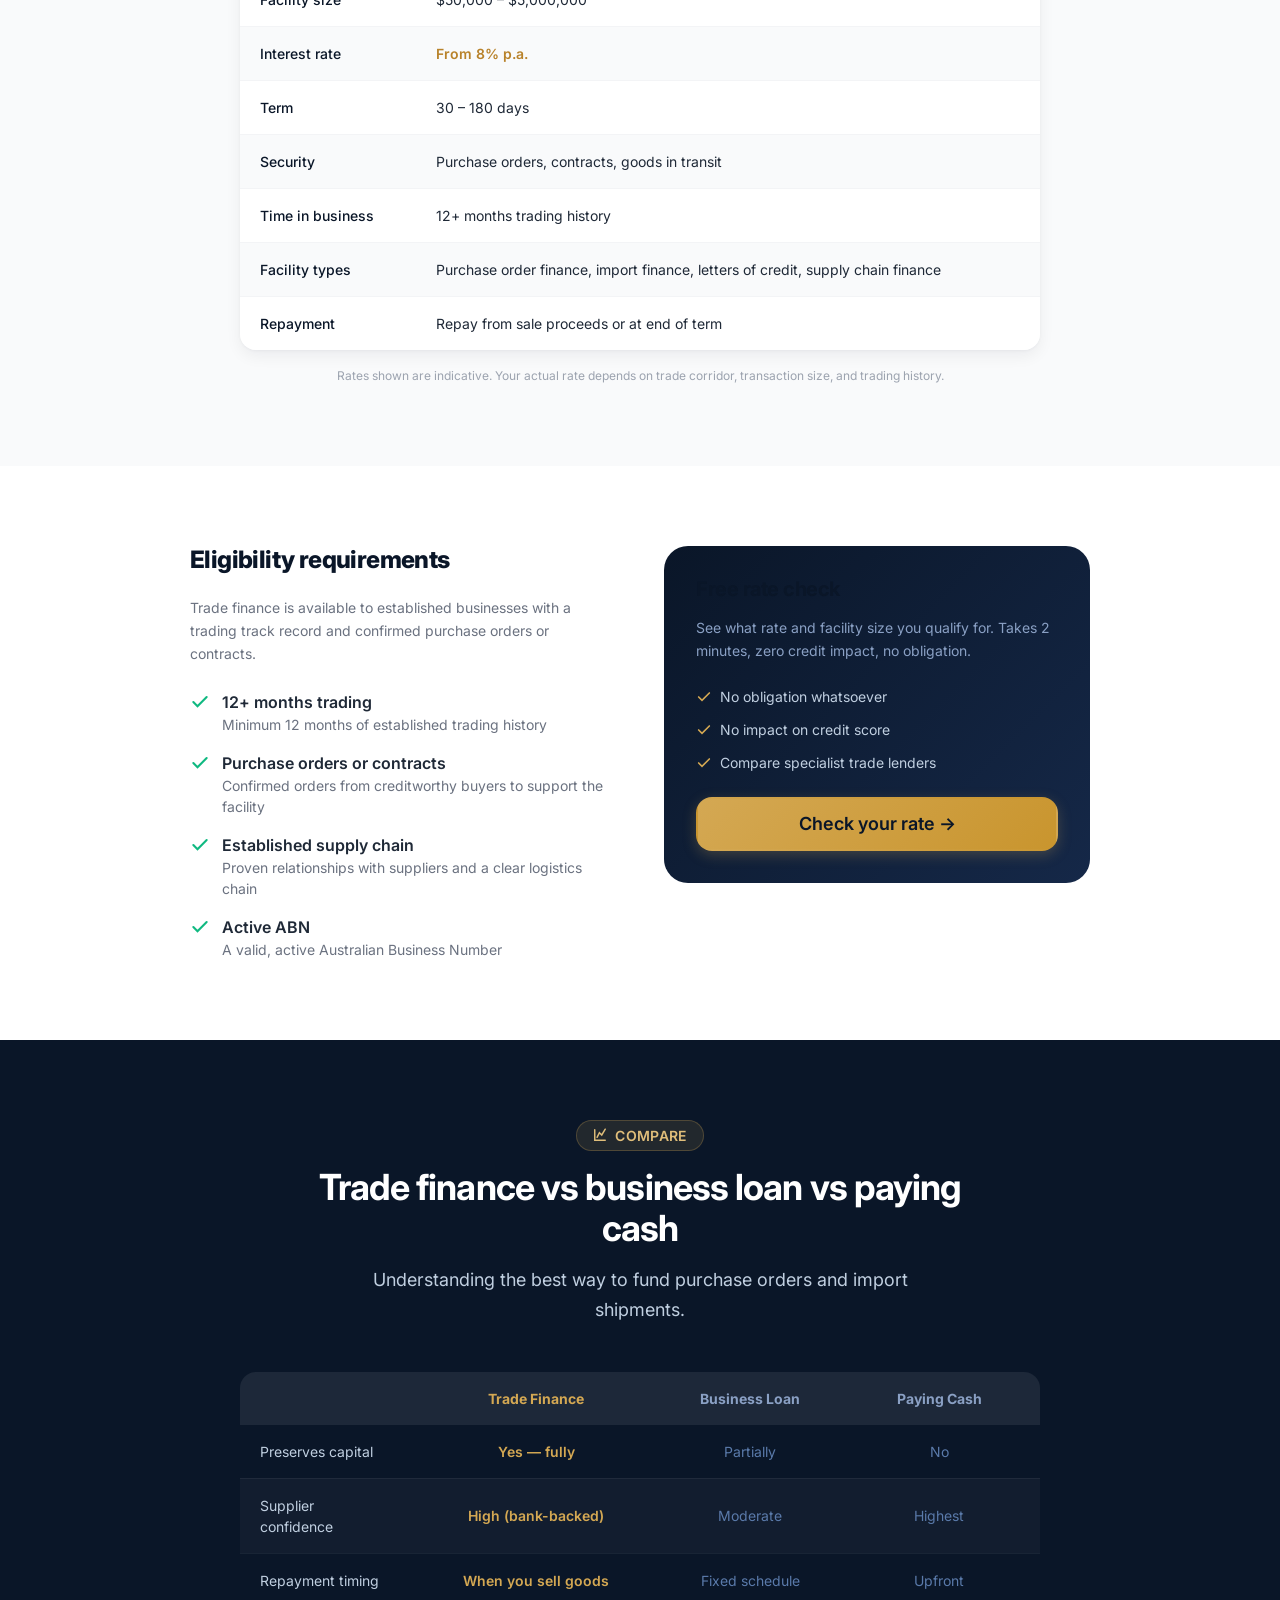
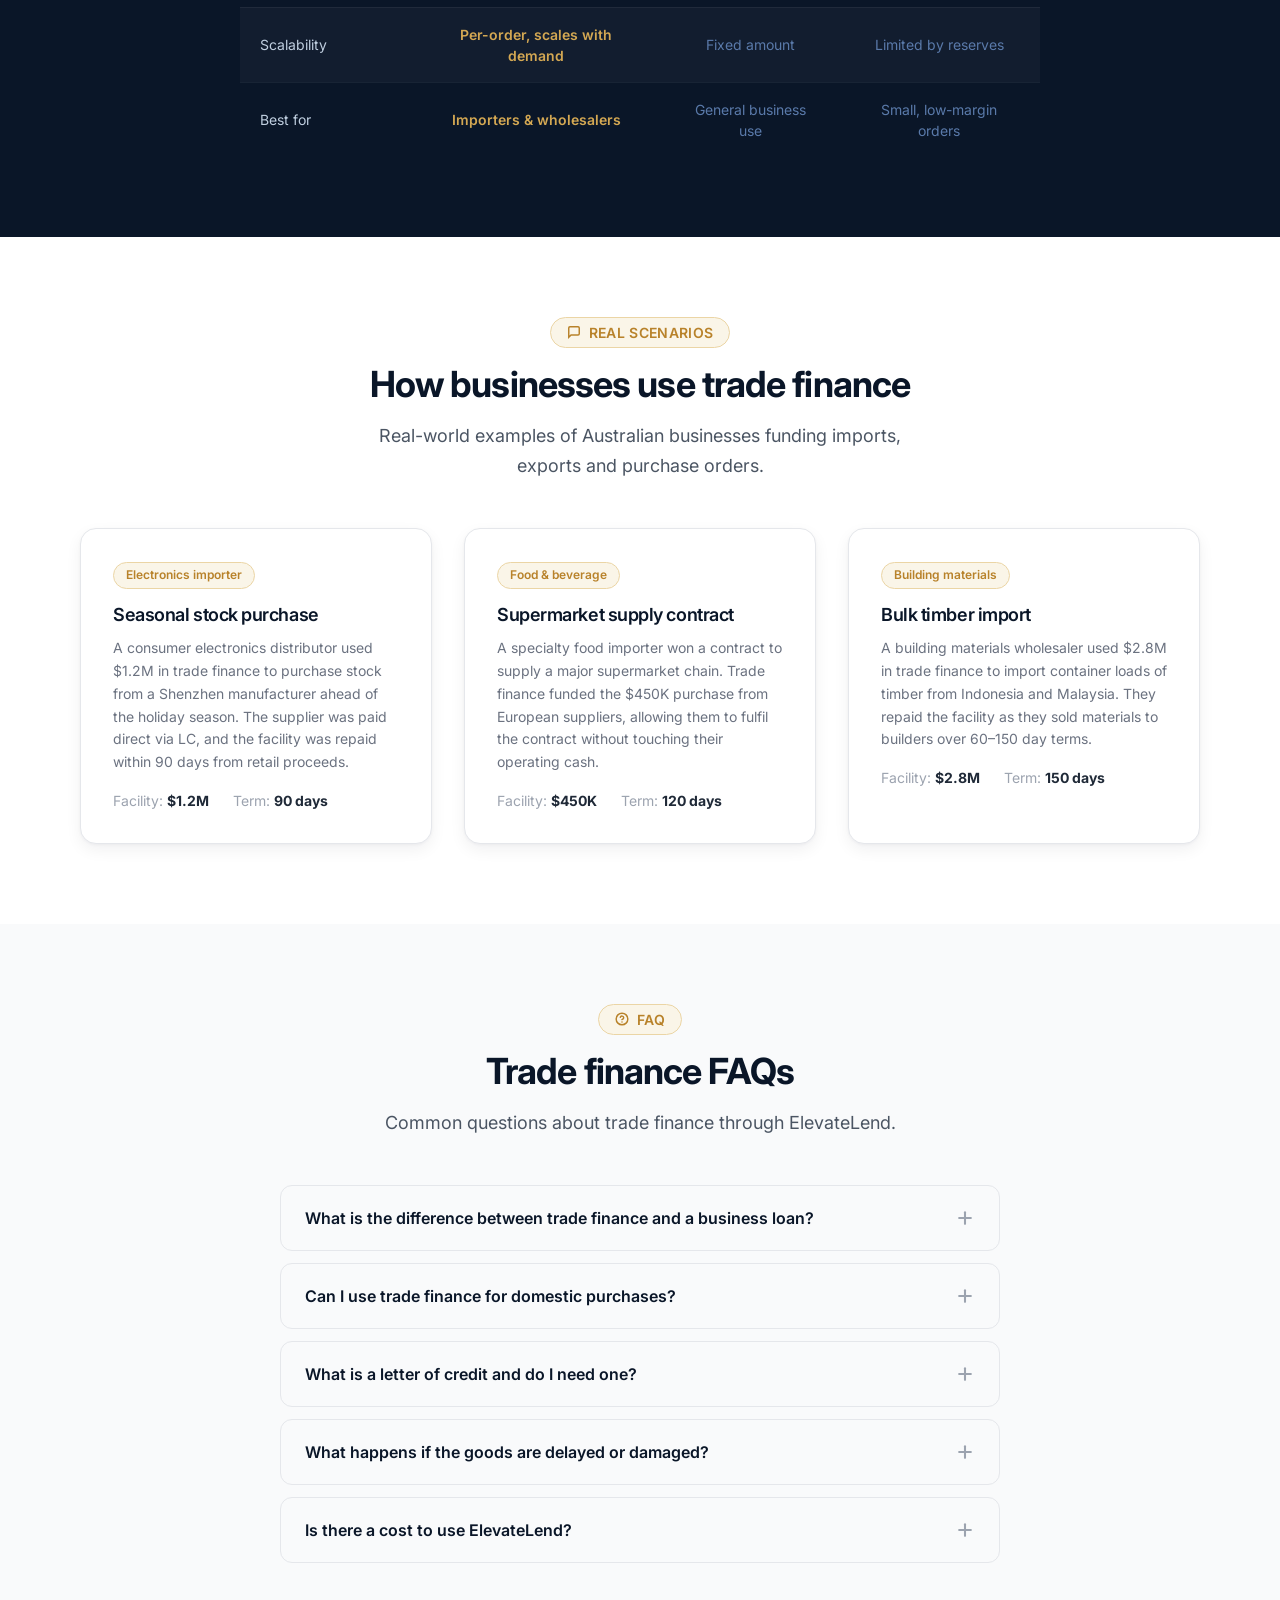
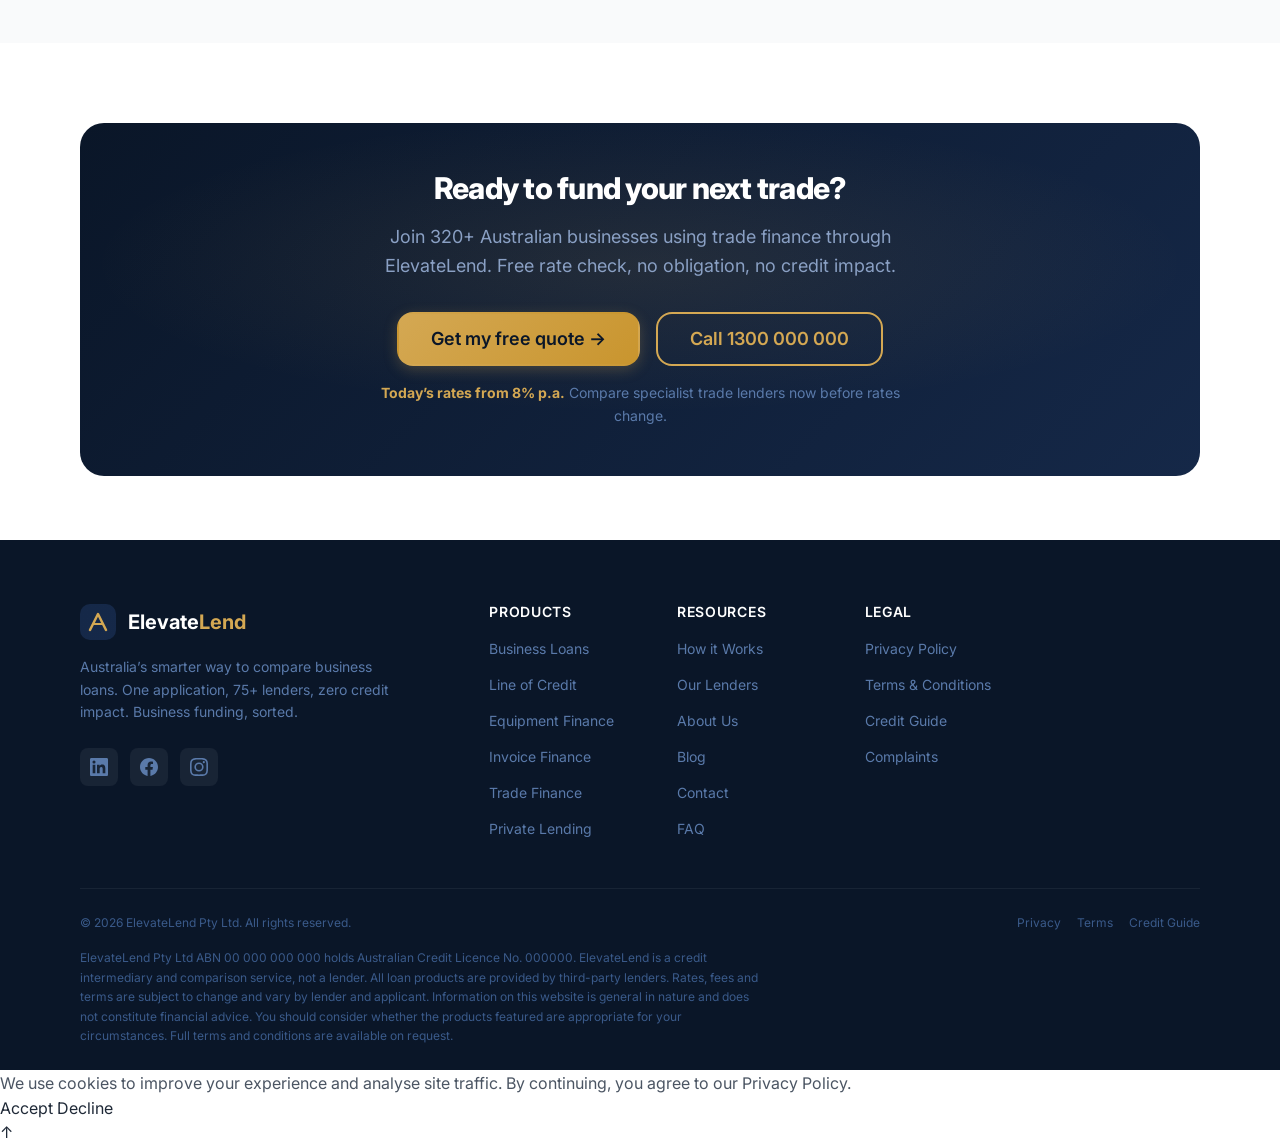
<file: products/trade-finance/index.html>
<!DOCTYPE html>
<html lang="en-AU">
<head>
  <meta charset="UTF-8">
  <meta name="viewport" content="width=device-width, initial-scale=1.0">
  <meta name="description" content="Trade finance from $50K to $5M at rates from 8% p.a. Fund imports, exports and purchase orders with 30-180 day terms. Compare across 75+ Australian lenders.">
  <meta name="keywords" content="trade finance Australia, import finance, export finance, purchase order finance, supply chain finance, LC finance">
  <meta name="author" content="ElevateLend">
  <meta name="robots" content="index, follow">
  <meta property="og:title" content="Trade Finance — $50K to $5M | ElevateLend">
  <meta property="og:description" content="Fund imports, exports and purchase orders from $50K to $5M. Rates from 8% p.a., 30-180 day terms. Compare across 75+ Australian lenders.">
  <meta property="og:type" content="website">
  <meta property="og:url" content="https://elevatelend.com.au/products/trade-finance/">
  <meta property="og:locale" content="en_AU">
  <title>Trade Finance — $50K to $5M | ElevateLend</title>
  <link rel="canonical" href="https://elevatelend.com.au/products/trade-finance/">
  <link rel="stylesheet" href="../../css/style.css">
  <link rel="icon" type="image/svg+xml" href="data:image/svg+xml,<svg xmlns='http://www.w3.org/2000/svg' viewBox='0 0 32 32'><rect width='32' height='32' rx='8' fill='%230a1628'/><path d='M8 22l8-14 8 14' stroke='%23d4a853' stroke-width='3' fill='none' stroke-linecap='round' stroke-linejoin='round'/></svg>">
</head>
<body>

  <!-- PROMO BAR -->
  <div class="promo-bar" role="banner" id="promo-bar">
    <div class="container" style="position: relative;">
      <span style="font-weight: 600; letter-spacing: 0.05em; text-transform: uppercase;">LIMITED TIME</span> &mdash; 6 weeks no repayments on approved business loans. <a href="/#eofy-offer">View offer &rarr;</a>
      <button class="promo-bar__close" aria-label="Close promotional banner" onclick="document.getElementById('promo-bar').style.display='none'">
        <svg width="16" height="16" viewBox="0 0 24 24" fill="none" stroke="currentColor" stroke-width="2" stroke-linecap="round"><line x1="18" y1="6" x2="6" y2="18"/><line x1="6" y1="6" x2="18" y2="18"/></svg>
      </button>
    </div>
  </div>

  <!-- NAVIGATION -->
  <nav class="nav" id="main-nav" role="navigation" aria-label="Main navigation">
    <div class="container">
      <div class="nav__inner">
        <a href="/" class="nav__logo" aria-label="ElevateLend home">
          <svg class="nav__logo-icon" viewBox="0 0 36 36" fill="none" xmlns="http://www.w3.org/2000/svg" aria-hidden="true">
            <rect width="36" height="36" rx="10" fill="url(#logo-grad)"/>
            <path d="M10 26l8-16 8 16" stroke="#d4a853" stroke-width="2.5" fill="none" stroke-linecap="round" stroke-linejoin="round"/>
            <path d="M13 20h10" stroke="#d4a853" stroke-width="2" stroke-linecap="round"/>
            <defs><linearGradient id="logo-grad" x1="0" y1="0" x2="36" y2="36"><stop stop-color="#0f1f38"/><stop offset="1" stop-color="#152848"/></linearGradient></defs>
          </svg>
          <span class="nav__logo-text">Elevate<span>Lend</span></span>
        </a>
        <div class="nav__links">
          <div class="nav__link" style="position:relative; cursor:pointer;" id="products-dropdown-trigger">
            Products
            <svg width="12" height="12" viewBox="0 0 24 24" fill="none" stroke="currentColor" stroke-width="2.5" stroke-linecap="round" style="margin-left:4px; display:inline-block; vertical-align:middle;"><polyline points="6 9 12 15 18 9"/></svg>
            <div style="display:none; position:absolute; top:100%; left:0; min-width:220px; background:rgba(10,22,40,0.95); backdrop-filter:blur(16px); border-radius:var(--radius-lg); padding:var(--space-2) 0; box-shadow:var(--shadow-xl); border:1px solid rgba(255,255,255,0.08); z-index:var(--z-dropdown);" id="products-dropdown">
              <a href="/products/business-loans/" style="display:block; padding:var(--space-3) var(--space-5); font-size:var(--font-size-sm); color:rgba(255,255,255,0.8);">Business Loans</a>
              <a href="/products/line-of-credit/" style="display:block; padding:var(--space-3) var(--space-5); font-size:var(--font-size-sm); color:rgba(255,255,255,0.8);">Line of Credit</a>
              <a href="/products/equipment-finance/" style="display:block; padding:var(--space-3) var(--space-5); font-size:var(--font-size-sm); color:rgba(255,255,255,0.8);">Equipment Finance</a>
              <a href="/products/invoice-finance/" style="display:block; padding:var(--space-3) var(--space-5); font-size:var(--font-size-sm); color:rgba(255,255,255,0.8);">Invoice Finance</a>
              <a href="/products/trade-finance/" style="display:block; padding:var(--space-3) var(--space-5); font-size:var(--font-size-sm); color:rgba(255,255,255,0.8);">Trade Finance</a>
            </div>
          </div>
          <a href="/how-it-works/" class="nav__link">How it Works</a>
          <a href="/private-lending/" class="nav__link">Private Lending</a>
          <a href="/lenders/" class="nav__link">Lenders</a>
          <a href="/about/" class="nav__link">About</a>
        </div>
        <div class="nav__actions">
          <a href="tel:1300000000" class="nav__link" style="display:none;" aria-label="Call us">
            <svg width="16" height="16" viewBox="0 0 24 24" fill="none" stroke="currentColor" stroke-width="2" stroke-linecap="round" style="display:inline-block; vertical-align:middle; margin-right:4px;"><path d="M22 16.92v3a2 2 0 01-2.18 2 19.79 19.79 0 01-8.63-3.07 19.5 19.5 0 01-6-6A19.79 19.79 0 012.12 4.18 2 2 0 014.11 2h3a2 2 0 012 1.72c.127.96.361 1.903.7 2.81a2 2 0 01-.45 2.11L8.09 9.91a16 16 0 006 6l1.27-1.27a2 2 0 012.11-.45c.907.339 1.85.573 2.81.7A2 2 0 0122 16.92z"/></svg>1300 000 000
          </a>
          <a href="/apply/" class="btn btn--primary btn--sm nav__cta">Apply Now &rarr;</a>
          <button class="nav__toggle" data-nav-toggle aria-label="Toggle navigation menu" aria-expanded="false">
            <svg class="nav__toggle-icon" viewBox="0 0 24 24" fill="none" stroke="currentColor" stroke-width="2" stroke-linecap="round">
              <line x1="3" y1="6" x2="21" y2="6"/><line x1="3" y1="12" x2="21" y2="12"/><line x1="3" y1="18" x2="21" y2="18"/>
            </svg>
          </button>
        </div>
      </div>
    </div>
    <div class="nav__mobile-menu" data-nav-menu>
      <a href="/products/business-loans/" class="nav__mobile-link">Business Loans</a>
      <a href="/products/line-of-credit/" class="nav__mobile-link">Line of Credit</a>
      <a href="/products/equipment-finance/" class="nav__mobile-link">Equipment Finance</a>
      <a href="/products/invoice-finance/" class="nav__mobile-link">Invoice Finance</a>
      <a href="/products/trade-finance/" class="nav__mobile-link">Trade Finance</a>
      <a href="/how-it-works/" class="nav__mobile-link">How it Works</a>
      <a href="/private-lending/" class="nav__mobile-link">Private Lending</a>
      <a href="/lenders/" class="nav__mobile-link">Lenders</a>
      <a href="/about/" class="nav__mobile-link">About</a>
      <div class="nav__mobile-cta"><a href="/apply/" class="btn btn--primary btn--block">Apply Now &rarr;</a></div>
    </div>
  </nav>

  <!-- HERO -->
  <section class="section--dark" style="padding-top: calc(var(--space-32) + 20px); padding-bottom: var(--space-16); position: relative; overflow: hidden;">
    <div class="hero__grid-pattern" aria-hidden="true"></div>
    <div class="container" style="position: relative; z-index: 1;">
      <nav aria-label="Breadcrumb" style="margin-bottom: var(--space-6);">
        <ol style="display: flex; align-items: center; gap: var(--space-2); list-style: none; font-size: var(--font-size-sm); color: var(--color-navy-300);">
          <li><a href="/" style="color: var(--color-navy-300);">Home</a></li>
          <li><svg width="14" height="14" viewBox="0 0 24 24" fill="none" stroke="currentColor" stroke-width="2" stroke-linecap="round"><polyline points="9 18 15 12 9 6"/></svg></li>
          <li><a href="/products/" style="color: var(--color-navy-300);">Products</a></li>
          <li><svg width="14" height="14" viewBox="0 0 24 24" fill="none" stroke="currentColor" stroke-width="2" stroke-linecap="round"><polyline points="9 18 15 12 9 6"/></svg></li>
          <li style="color: var(--color-gold-400);">Trade Finance</li>
        </ol>
      </nav>

      <div style="display: grid; grid-template-columns: 1fr 1fr; gap: var(--space-12); align-items: center;">
        <div>
          <span class="badge badge--gold" style="margin-bottom: var(--space-4); display: inline-flex;">
            <svg width="12" height="12" viewBox="0 0 24 24" fill="none" stroke="currentColor" stroke-width="2.5" stroke-linecap="round"><circle cx="12" cy="12" r="10"/><line x1="2" y1="12" x2="22" y2="12"/><path d="M12 2a15.3 15.3 0 014 10 15.3 15.3 0 01-4 10 15.3 15.3 0 01-4-10 15.3 15.3 0 014-10z"/></svg>
            FUND GLOBAL TRADE
          </span>
          <h1 style="font-size: var(--font-size-5xl); font-weight: var(--font-weight-extrabold); color: var(--color-white); line-height: var(--line-height-tight); margin-bottom: var(--space-6);">
            Trade Finance <span style="color: var(--color-gold-400);">from 8% p.a.</span>
          </h1>
          <p style="font-size: var(--font-size-lg); color: var(--color-navy-200); margin-bottom: var(--space-8); max-width: 520px;">
            Fund imports, exports and large purchase orders from $50K to $5M. Short-term 30&ndash;180 day facilities designed for businesses that trade domestically and internationally.
          </p>
          <div style="display: flex; flex-wrap: wrap; gap: var(--space-4); margin-bottom: var(--space-8);">
            <a href="/apply/" class="btn btn--primary btn--lg btn--pulse">Check your rate &rarr;</a>
            <a href="tel:1300000000" class="btn btn--outline btn--lg">Call 1300 000 000</a>
          </div>
          <div style="display: flex; flex-wrap: wrap; gap: var(--space-6);">
            <div style="display:flex; align-items:center; gap:var(--space-2); font-size:var(--font-size-sm); color:var(--color-navy-200);">
              <svg width="16" height="16" viewBox="0 0 24 24" fill="none" stroke="#10b981" stroke-width="2.5" stroke-linecap="round"><polyline points="20 6 9 17 4 12"/></svg>$50K &ndash; $5M
            </div>
            <div style="display:flex; align-items:center; gap:var(--space-2); font-size:var(--font-size-sm); color:var(--color-navy-200);">
              <svg width="16" height="16" viewBox="0 0 24 24" fill="none" stroke="#10b981" stroke-width="2.5" stroke-linecap="round"><polyline points="20 6 9 17 4 12"/></svg>30&ndash;180 day terms
            </div>
            <div style="display:flex; align-items:center; gap:var(--space-2); font-size:var(--font-size-sm); color:var(--color-navy-200);">
              <svg width="16" height="16" viewBox="0 0 24 24" fill="none" stroke="#10b981" stroke-width="2.5" stroke-linecap="round"><polyline points="20 6 9 17 4 12"/></svg>Import &amp; export
            </div>
          </div>
        </div>
        <div style="display: grid; grid-template-columns: 1fr 1fr; gap: var(--space-4);">
          <div style="background: rgba(255,255,255,0.06); border: 1px solid rgba(255,255,255,0.1); border-radius: var(--radius-xl); padding: var(--space-6); text-align: center;">
            <div style="font-size: var(--font-size-3xl); font-weight: var(--font-weight-extrabold); color: var(--color-gold-400);">$5M</div>
            <div style="font-size: var(--font-size-sm); color: var(--color-navy-200); margin-top: var(--space-1);">Max facility size</div>
          </div>
          <div style="background: rgba(255,255,255,0.06); border: 1px solid rgba(255,255,255,0.1); border-radius: var(--radius-xl); padding: var(--space-6); text-align: center;">
            <div style="font-size: var(--font-size-3xl); font-weight: var(--font-weight-extrabold); color: var(--color-gold-400);">8%</div>
            <div style="font-size: var(--font-size-sm); color: var(--color-navy-200); margin-top: var(--space-1);">Rates from (p.a.)</div>
          </div>
          <div style="background: rgba(255,255,255,0.06); border: 1px solid rgba(255,255,255,0.1); border-radius: var(--radius-xl); padding: var(--space-6); text-align: center;">
            <div style="font-size: var(--font-size-3xl); font-weight: var(--font-weight-extrabold); color: var(--color-gold-400);">180</div>
            <div style="font-size: var(--font-size-sm); color: var(--color-navy-200); margin-top: var(--space-1);">Day max term</div>
          </div>
          <div style="background: rgba(255,255,255,0.06); border: 1px solid rgba(255,255,255,0.1); border-radius: var(--radius-xl); padding: var(--space-6); text-align: center;">
            <div style="font-size: var(--font-size-3xl); font-weight: var(--font-weight-extrabold); color: var(--color-gold-400);">320+</div>
            <div style="font-size: var(--font-size-sm); color: var(--color-navy-200); margin-top: var(--space-1);">Trades funded</div>
          </div>
        </div>
      </div>
    </div>
  </section>

  <!-- SOCIAL PROOF BAR -->
  <section class="section--dark" style="padding-block: var(--space-6); border-top: 1px solid rgba(255,255,255,0.06); border-bottom: 1px solid rgba(255,255,255,0.06); background: var(--color-navy-800);">
    <div class="container">
      <div style="display: flex; justify-content: center; flex-wrap: wrap; gap: var(--space-8); font-size: var(--font-size-sm); color: var(--color-navy-200);">
        <div style="display: flex; align-items: center; gap: var(--space-2);">
          <svg width="16" height="16" viewBox="0 0 24 24" fill="#d4a853" stroke="none"><polygon points="12 2 15.09 8.26 22 9.27 17 14.14 18.18 21.02 12 17.77 5.82 21.02 7 14.14 2 9.27 8.91 8.26"/></svg>
          <strong style="color: var(--color-white);">4.9/5</strong> from 680+ reviews
        </div>
        <div>Partnered with <strong style="color: var(--color-white);">specialist trade finance lenders</strong></div>
        <div><strong style="color: var(--color-gold-400);">Today&rsquo;s rates from 8% p.a.</strong> &mdash; compare now</div>
      </div>
    </div>
  </section>

  <!-- HOW IT WORKS -->
  <section class="section">
    <div class="container">
      <div class="section-header">
        <span class="section-header__badge">
          <svg width="14" height="14" viewBox="0 0 24 24" fill="none" stroke="currentColor" stroke-width="2.5" stroke-linecap="round"><circle cx="12" cy="12" r="10"/><polyline points="12 6 12 12 16 14"/></svg>
          HOW IT WORKS
        </span>
        <h2 class="section-header__title">Fund your next trade in 3 steps</h2>
        <p class="section-header__subtitle">From purchase order to payment &mdash; trade finance bridges the cash flow gap so you can fulfil orders without draining reserves.</p>
      </div>
      <div style="display: grid; grid-template-columns: repeat(auto-fit, minmax(280px, 1fr)); gap: var(--space-8); max-width: 960px; margin-inline: auto;">
        <div style="text-align: center; padding: var(--space-6); background: var(--color-gray-50); border-radius: var(--radius-xl);">
          <div style="width: 56px; height: 56px; border-radius: var(--radius-full); background: var(--color-gold-50); color: var(--color-gold-600); display: flex; align-items: center; justify-content: center; margin: 0 auto var(--space-5); font-size: var(--font-size-xl); font-weight: var(--font-weight-bold); border: 2px solid var(--color-gold-200);">1</div>
          <h3 style="font-size: var(--font-size-lg); font-weight: var(--font-weight-semibold); margin-bottom: var(--space-3);">Submit your purchase order</h3>
          <p style="font-size: var(--font-size-sm); color: var(--color-gray-500);">Share your purchase order, supplier invoice or letter of credit requirement. We match you with lenders who specialise in your trade corridor.</p>
        </div>
        <div style="text-align: center; padding: var(--space-6); background: var(--color-gray-50); border-radius: var(--radius-xl);">
          <div style="width: 56px; height: 56px; border-radius: var(--radius-full); background: var(--color-gold-50); color: var(--color-gold-600); display: flex; align-items: center; justify-content: center; margin: 0 auto var(--space-5); font-size: var(--font-size-xl); font-weight: var(--font-weight-bold); border: 2px solid var(--color-gold-200);">2</div>
          <h3 style="font-size: var(--font-size-lg); font-weight: var(--font-weight-semibold); margin-bottom: var(--space-3);">Receive funding</h3>
          <p style="font-size: var(--font-size-sm); color: var(--color-gray-500);">The lender pays your supplier directly (or issues a letter of credit). You receive goods and fulfil your customer&rsquo;s order without using your own capital.</p>
        </div>
        <div style="text-align: center; padding: var(--space-6); background: var(--color-gray-50); border-radius: var(--radius-xl);">
          <div style="width: 56px; height: 56px; border-radius: var(--radius-full); background: var(--color-gold-50); color: var(--color-gold-600); display: flex; align-items: center; justify-content: center; margin: 0 auto var(--space-5); font-size: var(--font-size-xl); font-weight: var(--font-weight-bold); border: 2px solid var(--color-gold-200);">3</div>
          <h3 style="font-size: var(--font-size-lg); font-weight: var(--font-weight-semibold); margin-bottom: var(--space-3);">Repay when your customer pays</h3>
          <p style="font-size: var(--font-size-sm); color: var(--color-gray-500);">Once your customer pays for the goods, you repay the trade facility plus fees. The cycle repeats with your next order.</p>
        </div>
      </div>
    </div>
  </section>

  <!-- KEY FEATURES -->
  <section class="section section--gray">
    <div class="container">
      <div class="section-header">
        <span class="section-header__badge">
          <svg width="14" height="14" viewBox="0 0 24 24" fill="none" stroke="currentColor" stroke-width="2.5" stroke-linecap="round"><polyline points="20 6 9 17 4 12"/></svg>
          KEY FEATURES
        </span>
        <h2 class="section-header__title">Why trade finance through ElevateLend?</h2>
        <p class="section-header__subtitle">Access specialist trade finance providers who understand importing, exporting and supply chain funding.</p>
      </div>
      <div style="display: grid; grid-template-columns: repeat(auto-fit, minmax(280px, 1fr)); gap: var(--space-6);">
        <div style="background: var(--color-white); padding: var(--space-6); border-radius: var(--radius-xl); border: 1px solid var(--color-gray-200);">
          <div style="width: 44px; height: 44px; border-radius: var(--radius-lg); background: var(--color-gold-50); color: var(--color-gold-600); display: flex; align-items: center; justify-content: center; margin-bottom: var(--space-4);">
            <svg width="22" height="22" viewBox="0 0 24 24" fill="none" stroke="currentColor" stroke-width="2" stroke-linecap="round"><circle cx="12" cy="12" r="10"/><line x1="2" y1="12" x2="22" y2="12"/><path d="M12 2a15.3 15.3 0 014 10 15.3 15.3 0 01-4 10 15.3 15.3 0 01-4-10 15.3 15.3 0 014-10z"/></svg>
          </div>
          <h3 style="font-weight: var(--font-weight-semibold); margin-bottom: var(--space-2);">International &amp; domestic</h3>
          <p style="font-size: var(--font-size-sm); color: var(--color-gray-500);">Fund purchases from overseas suppliers or domestic wholesalers. Our panel covers trade corridors across Asia, Europe, the Americas and locally.</p>
        </div>
        <div style="background: var(--color-white); padding: var(--space-6); border-radius: var(--radius-xl); border: 1px solid var(--color-gray-200);">
          <div style="width: 44px; height: 44px; border-radius: var(--radius-lg); background: var(--color-gold-50); color: var(--color-gold-600); display: flex; align-items: center; justify-content: center; margin-bottom: var(--space-4);">
            <svg width="22" height="22" viewBox="0 0 24 24" fill="none" stroke="currentColor" stroke-width="2" stroke-linecap="round"><path d="M12 2v20M17 5H9.5a3.5 3.5 0 000 7h5a3.5 3.5 0 010 7H6"/></svg>
          </div>
          <h3 style="font-weight: var(--font-weight-semibold); margin-bottom: var(--space-2);">Supplier paid direct</h3>
          <p style="font-size: var(--font-size-sm); color: var(--color-gray-500);">The lender pays your supplier directly, giving them confidence and often unlocking better pricing and priority fulfilment for you.</p>
        </div>
        <div style="background: var(--color-white); padding: var(--space-6); border-radius: var(--radius-xl); border: 1px solid var(--color-gray-200);">
          <div style="width: 44px; height: 44px; border-radius: var(--radius-lg); background: var(--color-gold-50); color: var(--color-gold-600); display: flex; align-items: center; justify-content: center; margin-bottom: var(--space-4);">
            <svg width="22" height="22" viewBox="0 0 24 24" fill="none" stroke="currentColor" stroke-width="2" stroke-linecap="round"><rect x="3" y="4" width="18" height="18" rx="2" ry="2"/><line x1="16" y1="2" x2="16" y2="6"/><line x1="8" y1="2" x2="8" y2="6"/><line x1="3" y1="10" x2="21" y2="10"/></svg>
          </div>
          <h3 style="font-weight: var(--font-weight-semibold); margin-bottom: var(--space-2);">Flexible 30&ndash;180 day terms</h3>
          <p style="font-size: var(--font-size-sm); color: var(--color-gray-500);">Match the trade facility term to your sales cycle. Short terms for fast-moving goods, longer terms for manufactured or seasonal products.</p>
        </div>
        <div style="background: var(--color-white); padding: var(--space-6); border-radius: var(--radius-xl); border: 1px solid var(--color-gray-200);">
          <div style="width: 44px; height: 44px; border-radius: var(--radius-lg); background: var(--color-gold-50); color: var(--color-gold-600); display: flex; align-items: center; justify-content: center; margin-bottom: var(--space-4);">
            <svg width="22" height="22" viewBox="0 0 24 24" fill="none" stroke="currentColor" stroke-width="2" stroke-linecap="round"><path d="M22 11.08V12a10 10 0 11-5.93-9.14"/><polyline points="22 4 12 14.01 9 11.01"/></svg>
          </div>
          <h3 style="font-weight: var(--font-weight-semibold); margin-bottom: var(--space-2);">Letters of credit</h3>
          <p style="font-size: var(--font-size-sm); color: var(--color-gray-500);">Access letters of credit (LCs) for international purchases. Gives your overseas supplier bank-backed payment assurance.</p>
        </div>
        <div style="background: var(--color-white); padding: var(--space-6); border-radius: var(--radius-xl); border: 1px solid var(--color-gray-200);">
          <div style="width: 44px; height: 44px; border-radius: var(--radius-lg); background: var(--color-gold-50); color: var(--color-gold-600); display: flex; align-items: center; justify-content: center; margin-bottom: var(--space-4);">
            <svg width="22" height="22" viewBox="0 0 24 24" fill="none" stroke="currentColor" stroke-width="2" stroke-linecap="round"><polyline points="23 6 13.5 15.5 8.5 10.5 1 18"/><polyline points="17 6 23 6 23 12"/></svg>
          </div>
          <h3 style="font-weight: var(--font-weight-semibold); margin-bottom: var(--space-2);">Scale without limits</h3>
          <p style="font-size: var(--font-size-sm); color: var(--color-gray-500);">Take on larger orders and new contracts you would otherwise decline. Trade finance lets you grow revenue without growing debt.</p>
        </div>
        <div style="background: var(--color-white); padding: var(--space-6); border-radius: var(--radius-xl); border: 1px solid var(--color-gray-200);">
          <div style="width: 44px; height: 44px; border-radius: var(--radius-lg); background: var(--color-gold-50); color: var(--color-gold-600); display: flex; align-items: center; justify-content: center; margin-bottom: var(--space-4);">
            <svg width="22" height="22" viewBox="0 0 24 24" fill="none" stroke="currentColor" stroke-width="2" stroke-linecap="round"><rect x="3" y="11" width="18" height="11" rx="2" ry="2"/><path d="M7 11V7a5 5 0 0110 0v4"/></svg>
          </div>
          <h3 style="font-weight: var(--font-weight-semibold); margin-bottom: var(--space-2);">Preserve working capital</h3>
          <p style="font-size: var(--font-size-sm); color: var(--color-gray-500);">Keep your cash reserves intact for operating expenses. The trade facility funds the purchase and you repay from the proceeds of the sale.</p>
        </div>
      </div>
    </div>
  </section>

  <!-- WHO IT'S FOR -->
  <section class="section">
    <div class="container">
      <div class="section-header">
        <span class="section-header__badge">
          <svg width="14" height="14" viewBox="0 0 24 24" fill="none" stroke="currentColor" stroke-width="2.5" stroke-linecap="round"><path d="M17 21v-2a4 4 0 00-4-4H5a4 4 0 00-4 4v2"/><circle cx="9" cy="7" r="4"/></svg>
          WHO IT&rsquo;S FOR
        </span>
        <h2 class="section-header__title">Built for importers, exporters &amp; wholesalers</h2>
        <p class="section-header__subtitle">Trade finance is ideal for businesses that buy and sell goods &mdash; locally or internationally &mdash; and need funding to bridge the gap between purchase and payment.</p>
      </div>
      <div style="display: grid; grid-template-columns: repeat(auto-fit, minmax(240px, 1fr)); gap: var(--space-6);">
        <div style="padding: var(--space-5); border-left: 3px solid var(--color-gold-400); background: var(--color-gold-50); border-radius: 0 var(--radius-lg) var(--radius-lg) 0;">
          <h3 style="font-size: var(--font-size-base); font-weight: var(--font-weight-semibold); margin-bottom: var(--space-2);">Importers</h3>
          <p style="font-size: var(--font-size-sm); color: var(--color-gray-600);">Businesses importing goods from overseas that need to pay suppliers before receiving payment from Australian customers.</p>
        </div>
        <div style="padding: var(--space-5); border-left: 3px solid var(--color-gold-400); background: var(--color-gold-50); border-radius: 0 var(--radius-lg) var(--radius-lg) 0;">
          <h3 style="font-size: var(--font-size-base); font-weight: var(--font-weight-semibold); margin-bottom: var(--space-2);">Exporters</h3>
          <p style="font-size: var(--font-size-sm); color: var(--color-gray-600);">Australian manufacturers and producers shipping goods overseas and waiting for payment from international buyers.</p>
        </div>
        <div style="padding: var(--space-5); border-left: 3px solid var(--color-gold-400); background: var(--color-gold-50); border-radius: 0 var(--radius-lg) var(--radius-lg) 0;">
          <h3 style="font-size: var(--font-size-base); font-weight: var(--font-weight-semibold); margin-bottom: var(--space-2);">Wholesalers &amp; distributors</h3>
          <p style="font-size: var(--font-size-sm); color: var(--color-gray-600);">Businesses purchasing large volumes from manufacturers to resell. Trade finance funds the initial purchase order.</p>
        </div>
        <div style="padding: var(--space-5); border-left: 3px solid var(--color-gold-400); background: var(--color-gold-50); border-radius: 0 var(--radius-lg) var(--radius-lg) 0;">
          <h3 style="font-size: var(--font-size-base); font-weight: var(--font-weight-semibold); margin-bottom: var(--space-2);">Manufacturers</h3>
          <p style="font-size: var(--font-size-sm); color: var(--color-gray-600);">Businesses that need to purchase raw materials upfront before manufacturing and selling finished goods.</p>
        </div>
      </div>
    </div>
  </section>

  <!-- RATES & TERMS -->
  <section class="section section--gray">
    <div class="container">
      <div class="section-header">
        <span class="section-header__badge">
          <svg width="14" height="14" viewBox="0 0 24 24" fill="none" stroke="currentColor" stroke-width="2.5" stroke-linecap="round"><path d="M12 2v20M17 5H9.5a3.5 3.5 0 000 7h5a3.5 3.5 0 010 7H6"/></svg>
          RATES &amp; TERMS
        </span>
        <h2 class="section-header__title">Transparent rates and terms</h2>
        <p class="section-header__subtitle">Today&rsquo;s indicative terms across our trade finance lender panel.</p>
      </div>
      <div style="overflow-x: auto; border-radius: var(--radius-xl); box-shadow: var(--shadow-card); max-width: 800px; margin-inline: auto;">
        <table style="width: 100%; border-collapse: collapse; background: var(--color-white); font-size: var(--font-size-sm);">
          <thead>
            <tr style="background: var(--color-navy-900); color: var(--color-white);">
              <th style="padding: var(--space-4) var(--space-5); text-align: left;">Feature</th>
              <th style="padding: var(--space-4) var(--space-5); text-align: left;">Details</th>
            </tr>
          </thead>
          <tbody>
            <tr style="border-bottom: 1px solid var(--color-gray-100);">
              <td style="padding: var(--space-4) var(--space-5); font-weight: var(--font-weight-medium); color: var(--color-navy-900);">Facility size</td>
              <td style="padding: var(--space-4) var(--space-5);">$50,000 &ndash; $5,000,000</td>
            </tr>
            <tr style="border-bottom: 1px solid var(--color-gray-100); background: var(--color-gray-50);">
              <td style="padding: var(--space-4) var(--space-5); font-weight: var(--font-weight-medium); color: var(--color-navy-900);">Interest rate</td>
              <td style="padding: var(--space-4) var(--space-5); color: var(--color-gold-600); font-weight: var(--font-weight-semibold);">From 8% p.a.</td>
            </tr>
            <tr style="border-bottom: 1px solid var(--color-gray-100);">
              <td style="padding: var(--space-4) var(--space-5); font-weight: var(--font-weight-medium); color: var(--color-navy-900);">Term</td>
              <td style="padding: var(--space-4) var(--space-5);">30 &ndash; 180 days</td>
            </tr>
            <tr style="border-bottom: 1px solid var(--color-gray-100); background: var(--color-gray-50);">
              <td style="padding: var(--space-4) var(--space-5); font-weight: var(--font-weight-medium); color: var(--color-navy-900);">Security</td>
              <td style="padding: var(--space-4) var(--space-5);">Purchase orders, contracts, goods in transit</td>
            </tr>
            <tr style="border-bottom: 1px solid var(--color-gray-100);">
              <td style="padding: var(--space-4) var(--space-5); font-weight: var(--font-weight-medium); color: var(--color-navy-900);">Time in business</td>
              <td style="padding: var(--space-4) var(--space-5);">12+ months trading history</td>
            </tr>
            <tr style="border-bottom: 1px solid var(--color-gray-100); background: var(--color-gray-50);">
              <td style="padding: var(--space-4) var(--space-5); font-weight: var(--font-weight-medium); color: var(--color-navy-900);">Facility types</td>
              <td style="padding: var(--space-4) var(--space-5);">Purchase order finance, import finance, letters of credit, supply chain finance</td>
            </tr>
            <tr>
              <td style="padding: var(--space-4) var(--space-5); font-weight: var(--font-weight-medium); color: var(--color-navy-900);">Repayment</td>
              <td style="padding: var(--space-4) var(--space-5);">Repay from sale proceeds or at end of term</td>
            </tr>
          </tbody>
        </table>
      </div>
      <p style="text-align: center; margin-top: var(--space-4); font-size: var(--font-size-xs); color: var(--color-gray-400);">Rates shown are indicative. Your actual rate depends on trade corridor, transaction size, and trading history.</p>
    </div>
  </section>

  <!-- ELIGIBILITY -->
  <section class="section">
    <div class="container">
      <div style="display: grid; grid-template-columns: 1fr 1fr; gap: var(--space-12); align-items: start; max-width: 900px; margin-inline: auto;">
        <div>
          <h2 style="font-size: var(--font-size-2xl); font-weight: var(--font-weight-extrabold); margin-bottom: var(--space-6);">Eligibility requirements</h2>
          <p style="font-size: var(--font-size-sm); color: var(--color-gray-500); margin-bottom: var(--space-6);">Trade finance is available to established businesses with a trading track record and confirmed purchase orders or contracts.</p>
          <div style="display: flex; flex-direction: column; gap: var(--space-4);">
            <div style="display: flex; align-items: flex-start; gap: var(--space-3);">
              <svg width="20" height="20" viewBox="0 0 24 24" fill="none" stroke="#10b981" stroke-width="2.5" stroke-linecap="round" style="flex-shrink: 0; margin-top: 2px;"><polyline points="20 6 9 17 4 12"/></svg>
              <div><div style="font-weight: var(--font-weight-semibold);">12+ months trading</div><div style="font-size: var(--font-size-sm); color: var(--color-gray-500);">Minimum 12 months of established trading history</div></div>
            </div>
            <div style="display: flex; align-items: flex-start; gap: var(--space-3);">
              <svg width="20" height="20" viewBox="0 0 24 24" fill="none" stroke="#10b981" stroke-width="2.5" stroke-linecap="round" style="flex-shrink: 0; margin-top: 2px;"><polyline points="20 6 9 17 4 12"/></svg>
              <div><div style="font-weight: var(--font-weight-semibold);">Purchase orders or contracts</div><div style="font-size: var(--font-size-sm); color: var(--color-gray-500);">Confirmed orders from creditworthy buyers to support the facility</div></div>
            </div>
            <div style="display: flex; align-items: flex-start; gap: var(--space-3);">
              <svg width="20" height="20" viewBox="0 0 24 24" fill="none" stroke="#10b981" stroke-width="2.5" stroke-linecap="round" style="flex-shrink: 0; margin-top: 2px;"><polyline points="20 6 9 17 4 12"/></svg>
              <div><div style="font-weight: var(--font-weight-semibold);">Established supply chain</div><div style="font-size: var(--font-size-sm); color: var(--color-gray-500);">Proven relationships with suppliers and a clear logistics chain</div></div>
            </div>
            <div style="display: flex; align-items: flex-start; gap: var(--space-3);">
              <svg width="20" height="20" viewBox="0 0 24 24" fill="none" stroke="#10b981" stroke-width="2.5" stroke-linecap="round" style="flex-shrink: 0; margin-top: 2px;"><polyline points="20 6 9 17 4 12"/></svg>
              <div><div style="font-weight: var(--font-weight-semibold);">Active ABN</div><div style="font-size: var(--font-size-sm); color: var(--color-gray-500);">A valid, active Australian Business Number</div></div>
            </div>
          </div>
        </div>
        <div style="background: linear-gradient(135deg, var(--color-navy-900), var(--color-navy-700)); border-radius: var(--radius-2xl); padding: var(--space-8); color: var(--color-white);">
          <h3 style="font-size: var(--font-size-xl); font-weight: var(--font-weight-bold); margin-bottom: var(--space-4);">Free rate check</h3>
          <p style="font-size: var(--font-size-sm); color: var(--color-navy-200); margin-bottom: var(--space-6);">See what rate and facility size you qualify for. Takes 2 minutes, zero credit impact, no obligation.</p>
          <ul style="list-style: none; display: flex; flex-direction: column; gap: var(--space-3); margin-bottom: var(--space-6);">
            <li style="display: flex; align-items: center; gap: var(--space-2); font-size: var(--font-size-sm); color: var(--color-navy-100);">
              <svg width="16" height="16" viewBox="0 0 24 24" fill="none" stroke="var(--color-gold-400)" stroke-width="2.5" stroke-linecap="round"><polyline points="20 6 9 17 4 12"/></svg>No obligation whatsoever
            </li>
            <li style="display: flex; align-items: center; gap: var(--space-2); font-size: var(--font-size-sm); color: var(--color-navy-100);">
              <svg width="16" height="16" viewBox="0 0 24 24" fill="none" stroke="var(--color-gold-400)" stroke-width="2.5" stroke-linecap="round"><polyline points="20 6 9 17 4 12"/></svg>No impact on credit score
            </li>
            <li style="display: flex; align-items: center; gap: var(--space-2); font-size: var(--font-size-sm); color: var(--color-navy-100);">
              <svg width="16" height="16" viewBox="0 0 24 24" fill="none" stroke="var(--color-gold-400)" stroke-width="2.5" stroke-linecap="round"><polyline points="20 6 9 17 4 12"/></svg>Compare specialist trade lenders
            </li>
          </ul>
          <a href="/apply/" class="btn btn--primary btn--lg btn--block">Check your rate &rarr;</a>
        </div>
      </div>
    </div>
  </section>

  <!-- COMPARISON -->
  <section class="section section--dark">
    <div class="container">
      <div class="section-header">
        <span class="section-header__badge">
          <svg width="14" height="14" viewBox="0 0 24 24" fill="none" stroke="currentColor" stroke-width="2.5" stroke-linecap="round"><path d="M3 3v18h18"/><path d="M7 16l4-8 4 4 6-10"/></svg>
          COMPARE
        </span>
        <h2 class="section-header__title">Trade finance vs business loan vs paying cash</h2>
        <p class="section-header__subtitle">Understanding the best way to fund purchase orders and import shipments.</p>
      </div>
      <div style="overflow-x: auto; border-radius: var(--radius-xl); max-width: 800px; margin-inline: auto;">
        <table style="width: 100%; border-collapse: collapse; font-size: var(--font-size-sm);">
          <thead>
            <tr style="background: rgba(255,255,255,0.08);">
              <th style="padding: var(--space-4) var(--space-5); text-align: left; color: var(--color-navy-200);"></th>
              <th style="padding: var(--space-4) var(--space-5); text-align: center; color: var(--color-gold-400); font-weight: var(--font-weight-bold);">Trade Finance</th>
              <th style="padding: var(--space-4) var(--space-5); text-align: center; color: var(--color-navy-200);">Business Loan</th>
              <th style="padding: var(--space-4) var(--space-5); text-align: center; color: var(--color-navy-200);">Paying Cash</th>
            </tr>
          </thead>
          <tbody>
            <tr style="border-bottom: 1px solid rgba(255,255,255,0.06);">
              <td style="padding: var(--space-4) var(--space-5); color: var(--color-navy-100);">Preserves capital</td>
              <td style="padding: var(--space-4) var(--space-5); text-align: center; color: var(--color-gold-400); font-weight: var(--font-weight-semibold);">Yes &mdash; fully</td>
              <td style="padding: var(--space-4) var(--space-5); text-align: center; color: var(--color-navy-300);">Partially</td>
              <td style="padding: var(--space-4) var(--space-5); text-align: center; color: var(--color-navy-300);">No</td>
            </tr>
            <tr style="border-bottom: 1px solid rgba(255,255,255,0.06); background: rgba(255,255,255,0.03);">
              <td style="padding: var(--space-4) var(--space-5); color: var(--color-navy-100);">Supplier confidence</td>
              <td style="padding: var(--space-4) var(--space-5); text-align: center; color: var(--color-gold-400); font-weight: var(--font-weight-semibold);">High (bank-backed)</td>
              <td style="padding: var(--space-4) var(--space-5); text-align: center; color: var(--color-navy-300);">Moderate</td>
              <td style="padding: var(--space-4) var(--space-5); text-align: center; color: var(--color-navy-300);">Highest</td>
            </tr>
            <tr style="border-bottom: 1px solid rgba(255,255,255,0.06);">
              <td style="padding: var(--space-4) var(--space-5); color: var(--color-navy-100);">Repayment timing</td>
              <td style="padding: var(--space-4) var(--space-5); text-align: center; color: var(--color-gold-400); font-weight: var(--font-weight-semibold);">When you sell goods</td>
              <td style="padding: var(--space-4) var(--space-5); text-align: center; color: var(--color-navy-300);">Fixed schedule</td>
              <td style="padding: var(--space-4) var(--space-5); text-align: center; color: var(--color-navy-300);">Upfront</td>
            </tr>
            <tr style="border-bottom: 1px solid rgba(255,255,255,0.06); background: rgba(255,255,255,0.03);">
              <td style="padding: var(--space-4) var(--space-5); color: var(--color-navy-100);">Scalability</td>
              <td style="padding: var(--space-4) var(--space-5); text-align: center; color: var(--color-gold-400); font-weight: var(--font-weight-semibold);">Per-order, scales with demand</td>
              <td style="padding: var(--space-4) var(--space-5); text-align: center; color: var(--color-navy-300);">Fixed amount</td>
              <td style="padding: var(--space-4) var(--space-5); text-align: center; color: var(--color-navy-300);">Limited by reserves</td>
            </tr>
            <tr>
              <td style="padding: var(--space-4) var(--space-5); color: var(--color-navy-100);">Best for</td>
              <td style="padding: var(--space-4) var(--space-5); text-align: center; color: var(--color-gold-400); font-weight: var(--font-weight-semibold);">Importers &amp; wholesalers</td>
              <td style="padding: var(--space-4) var(--space-5); text-align: center; color: var(--color-navy-300);">General business use</td>
              <td style="padding: var(--space-4) var(--space-5); text-align: center; color: var(--color-navy-300);">Small, low-margin orders</td>
            </tr>
          </tbody>
        </table>
      </div>
    </div>
  </section>

  <!-- USE CASES -->
  <section class="section">
    <div class="container">
      <div class="section-header">
        <span class="section-header__badge">
          <svg width="14" height="14" viewBox="0 0 24 24" fill="none" stroke="currentColor" stroke-width="2.5" stroke-linecap="round"><path d="M21 15a2 2 0 01-2 2H7l-4 4V5a2 2 0 012-2h14a2 2 0 012 2z"/></svg>
          REAL SCENARIOS
        </span>
        <h2 class="section-header__title">How businesses use trade finance</h2>
        <p class="section-header__subtitle">Real-world examples of Australian businesses funding imports, exports and purchase orders.</p>
      </div>
      <div style="display: grid; grid-template-columns: repeat(auto-fit, minmax(300px, 1fr)); gap: var(--space-8);">
        <div style="background: var(--color-white); border: 1px solid var(--color-gray-200); border-radius: var(--radius-xl); padding: var(--space-8); box-shadow: var(--shadow-card);">
          <span class="badge badge--gold" style="margin-bottom: var(--space-4); display: inline-flex;">Electronics importer</span>
          <h3 style="font-size: var(--font-size-lg); font-weight: var(--font-weight-semibold); margin-bottom: var(--space-3);">Seasonal stock purchase</h3>
          <p style="font-size: var(--font-size-sm); color: var(--color-gray-500); margin-bottom: var(--space-4);">A consumer electronics distributor used $1.2M in trade finance to purchase stock from a Shenzhen manufacturer ahead of the holiday season. The supplier was paid direct via LC, and the facility was repaid within 90 days from retail proceeds.</p>
          <div style="display: flex; gap: var(--space-6); font-size: var(--font-size-sm);">
            <div><span style="color: var(--color-gray-400);">Facility:</span> <strong>$1.2M</strong></div>
            <div><span style="color: var(--color-gray-400);">Term:</span> <strong>90 days</strong></div>
          </div>
        </div>
        <div style="background: var(--color-white); border: 1px solid var(--color-gray-200); border-radius: var(--radius-xl); padding: var(--space-8); box-shadow: var(--shadow-card);">
          <span class="badge badge--gold" style="margin-bottom: var(--space-4); display: inline-flex;">Food &amp; beverage</span>
          <h3 style="font-size: var(--font-size-lg); font-weight: var(--font-weight-semibold); margin-bottom: var(--space-3);">Supermarket supply contract</h3>
          <p style="font-size: var(--font-size-sm); color: var(--color-gray-500); margin-bottom: var(--space-4);">A specialty food importer won a contract to supply a major supermarket chain. Trade finance funded the $450K purchase from European suppliers, allowing them to fulfil the contract without touching their operating cash.</p>
          <div style="display: flex; gap: var(--space-6); font-size: var(--font-size-sm);">
            <div><span style="color: var(--color-gray-400);">Facility:</span> <strong>$450K</strong></div>
            <div><span style="color: var(--color-gray-400);">Term:</span> <strong>120 days</strong></div>
          </div>
        </div>
        <div style="background: var(--color-white); border: 1px solid var(--color-gray-200); border-radius: var(--radius-xl); padding: var(--space-8); box-shadow: var(--shadow-card);">
          <span class="badge badge--gold" style="margin-bottom: var(--space-4); display: inline-flex;">Building materials</span>
          <h3 style="font-size: var(--font-size-lg); font-weight: var(--font-weight-semibold); margin-bottom: var(--space-3);">Bulk timber import</h3>
          <p style="font-size: var(--font-size-sm); color: var(--color-gray-500); margin-bottom: var(--space-4);">A building materials wholesaler used $2.8M in trade finance to import container loads of timber from Indonesia and Malaysia. They repaid the facility as they sold materials to builders over 60&ndash;150 day terms.</p>
          <div style="display: flex; gap: var(--space-6); font-size: var(--font-size-sm);">
            <div><span style="color: var(--color-gray-400);">Facility:</span> <strong>$2.8M</strong></div>
            <div><span style="color: var(--color-gray-400);">Term:</span> <strong>150 days</strong></div>
          </div>
        </div>
      </div>
    </div>
  </section>

  <!-- FAQ -->
  <section class="section section--gray">
    <div class="container">
      <div class="section-header">
        <span class="section-header__badge">
          <svg width="14" height="14" viewBox="0 0 24 24" fill="none" stroke="currentColor" stroke-width="2.5" stroke-linecap="round"><circle cx="12" cy="12" r="10"/><path d="M9.09 9a3 3 0 015.83 1c0 2-3 3-3 3"/><line x1="12" y1="17" x2="12.01" y2="17"/></svg>
          FAQ
        </span>
        <h2 class="section-header__title">Trade finance FAQs</h2>
        <p class="section-header__subtitle">Common questions about trade finance through ElevateLend.</p>
      </div>
      <div class="faq-list" data-accordion style="max-width: 720px; margin-inline: auto;">
        <div class="faq-item" data-accordion-item>
          <button class="faq-item__trigger" data-accordion-trigger>
            What is the difference between trade finance and a business loan?
            <svg class="faq-item__icon" viewBox="0 0 24 24" fill="none" stroke="currentColor" stroke-width="2.5" stroke-linecap="round"><line x1="12" y1="5" x2="12" y2="19"/><line x1="5" y1="12" x2="19" y2="12"/></svg>
          </button>
          <div class="faq-item__content" data-accordion-content>
            <p class="faq-item__answer">Trade finance is purpose-built for funding specific purchase orders or import shipments. Unlike a business loan (which gives you a lump sum for any purpose), trade finance is tied to a specific transaction. The lender often pays your supplier directly, and you repay when you sell the goods. Terms are shorter (30&ndash;180 days vs months or years) and the facility can be used repeatedly for new orders.</p>
          </div>
        </div>
        <div class="faq-item" data-accordion-item>
          <button class="faq-item__trigger" data-accordion-trigger>
            Can I use trade finance for domestic purchases?
            <svg class="faq-item__icon" viewBox="0 0 24 24" fill="none" stroke="currentColor" stroke-width="2.5" stroke-linecap="round"><line x1="12" y1="5" x2="12" y2="19"/><line x1="5" y1="12" x2="19" y2="12"/></svg>
          </button>
          <div class="faq-item__content" data-accordion-content>
            <p class="faq-item__answer">Yes. While trade finance is commonly associated with importing and exporting, many providers also fund domestic purchase orders. If you are purchasing goods from an Australian supplier to resell, trade finance (sometimes called purchase order finance) can fund the transaction.</p>
          </div>
        </div>
        <div class="faq-item" data-accordion-item>
          <button class="faq-item__trigger" data-accordion-trigger>
            What is a letter of credit and do I need one?
            <svg class="faq-item__icon" viewBox="0 0 24 24" fill="none" stroke="currentColor" stroke-width="2.5" stroke-linecap="round"><line x1="12" y1="5" x2="12" y2="19"/><line x1="5" y1="12" x2="19" y2="12"/></svg>
          </button>
          <div class="faq-item__content" data-accordion-content>
            <p class="faq-item__answer">A letter of credit (LC) is a bank-issued guarantee that the supplier will be paid once they fulfil specific conditions (e.g., shipping documents). LCs are common in international trade where buyer and seller do not know each other well. Not all trade finance requires an LC &mdash; many transactions use direct supplier payments instead. Your funding specialist will recommend the best structure.</p>
          </div>
        </div>
        <div class="faq-item" data-accordion-item>
          <button class="faq-item__trigger" data-accordion-trigger>
            What happens if the goods are delayed or damaged?
            <svg class="faq-item__icon" viewBox="0 0 24 24" fill="none" stroke="currentColor" stroke-width="2.5" stroke-linecap="round"><line x1="12" y1="5" x2="12" y2="19"/><line x1="5" y1="12" x2="19" y2="12"/></svg>
          </button>
          <div class="faq-item__content" data-accordion-content>
            <p class="faq-item__answer">Trade finance facilities typically require appropriate trade credit insurance or marine cargo insurance for international shipments. If goods are damaged or lost, the insurance covers the claim. If goods are simply delayed, the trade facility term may need to be extended &mdash; many providers accommodate short extensions. Discuss your risk mitigation options with your funding specialist.</p>
          </div>
        </div>
        <div class="faq-item" data-accordion-item>
          <button class="faq-item__trigger" data-accordion-trigger>
            Is there a cost to use ElevateLend?
            <svg class="faq-item__icon" viewBox="0 0 24 24" fill="none" stroke="currentColor" stroke-width="2.5" stroke-linecap="round"><line x1="12" y1="5" x2="12" y2="19"/><line x1="5" y1="12" x2="19" y2="12"/></svg>
          </button>
          <div class="faq-item__content" data-accordion-content>
            <p class="faq-item__answer">No. ElevateLend is completely free for borrowers. We are paid a referral fee by the lender only if and when your trade finance facility is successfully established. There are no upfront fees, hidden charges, or obligation of any kind.</p>
          </div>
        </div>
      </div>
    </div>
  </section>

  <!-- FINAL CTA -->
  <section class="section" style="padding-bottom: var(--space-16);">
    <div class="container">
      <div class="cta">
        <div class="cta__content">
          <h2 class="cta__title">Ready to fund your next trade?</h2>
          <p class="cta__subtitle">Join 320+ Australian businesses using trade finance through ElevateLend. Free rate check, no obligation, no credit impact.</p>
          <div class="cta__actions">
            <a href="/apply/" class="btn btn--primary btn--lg btn--pulse">Get my free quote &rarr;</a>
            <a href="tel:1300000000" class="btn btn--outline btn--lg">Call 1300 000 000</a>
          </div>
          <p class="scarcity-notice" style="margin-top: var(--space-4);"><strong>Today&rsquo;s rates from 8% p.a.</strong> Compare specialist trade lenders now before rates change.</p>
        </div>
      </div>
    </div>
  </section>

  <!-- FOOTER -->
  <footer class="footer" role="contentinfo">
    <div class="container">
      <div class="footer__grid">
        <div class="footer__brand">
          <a href="/" class="footer__logo" aria-label="ElevateLend home">
            <svg width="36" height="36" viewBox="0 0 36 36" fill="none" xmlns="http://www.w3.org/2000/svg" aria-hidden="true">
              <rect width="36" height="36" rx="10" fill="url(#logo-grad-footer)"/>
              <path d="M10 26l8-16 8 16" stroke="#d4a853" stroke-width="2.5" fill="none" stroke-linecap="round" stroke-linejoin="round"/>
              <path d="M13 20h10" stroke="#d4a853" stroke-width="2" stroke-linecap="round"/>
              <defs><linearGradient id="logo-grad-footer" x1="0" y1="0" x2="36" y2="36"><stop stop-color="#152848"/><stop offset="1" stop-color="#1b3358"/></linearGradient></defs>
            </svg>
            <span class="footer__logo-text">Elevate<span>Lend</span></span>
          </a>
          <p class="footer__tagline">Australia&rsquo;s smarter way to compare business loans. One application, 75+ lenders, zero credit impact. Business funding, sorted.</p>
          <div class="footer__social">
            <a href="#" class="footer__social-link" aria-label="Follow us on LinkedIn"><svg class="footer__social-icon" viewBox="0 0 24 24" fill="currentColor"><path d="M20.447 20.452h-3.554v-5.569c0-1.328-.027-3.037-1.852-3.037-1.853 0-2.136 1.445-2.136 2.939v5.667H9.351V9h3.414v1.561h.046c.477-.9 1.637-1.85 3.37-1.85 3.601 0 4.267 2.37 4.267 5.455v6.286zM5.337 7.433a2.062 2.062 0 01-2.063-2.065 2.064 2.064 0 112.063 2.065zm1.782 13.019H3.555V9h3.564v11.452zM22.225 0H1.771C.792 0 0 .774 0 1.729v20.542C0 23.227.792 24 1.771 24h20.451C23.2 24 24 23.227 24 22.271V1.729C24 .774 23.2 0 22.222 0h.003z"/></svg></a>
            <a href="#" class="footer__social-link" aria-label="Follow us on Facebook"><svg class="footer__social-icon" viewBox="0 0 24 24" fill="currentColor"><path d="M24 12.073c0-6.627-5.373-12-12-12s-12 5.373-12 12c0 5.99 4.388 10.954 10.125 11.854v-8.385H7.078v-3.47h3.047V9.43c0-3.007 1.792-4.669 4.533-4.669 1.312 0 2.686.235 2.686.235v2.953H15.83c-1.491 0-1.956.925-1.956 1.874v2.25h3.328l-.532 3.47h-2.796v8.385C19.612 23.027 24 18.062 24 12.073z"/></svg></a>
            <a href="#" class="footer__social-link" aria-label="Follow us on Instagram"><svg class="footer__social-icon" viewBox="0 0 24 24" fill="currentColor"><path d="M12 2.163c3.204 0 3.584.012 4.85.07 3.252.148 4.771 1.691 4.919 4.919.058 1.265.069 1.645.069 4.849 0 3.205-.012 3.584-.069 4.849-.149 3.225-1.664 4.771-4.919 4.919-1.266.058-1.644.07-4.85.07-3.204 0-3.584-.012-4.849-.07-3.26-.149-4.771-1.699-4.919-4.92-.058-1.265-.07-1.644-.07-4.849 0-3.204.013-3.583.07-4.849.149-3.227 1.664-4.771 4.919-4.919 1.266-.057 1.645-.069 4.849-.069zM12 0C8.741 0 8.333.014 7.053.072 2.695.272.273 2.69.073 7.052.014 8.333 0 8.741 0 12c0 3.259.014 3.668.072 4.948.2 4.358 2.618 6.78 6.98 6.98C8.333 23.986 8.741 24 12 24c3.259 0 3.668-.014 4.948-.072 4.354-.2 6.782-2.618 6.979-6.98.059-1.28.073-1.689.073-4.948 0-3.259-.014-3.667-.072-4.947-.196-4.354-2.617-6.78-6.979-6.98C15.668.014 15.259 0 12 0zm0 5.838a6.162 6.162 0 100 12.324 6.162 6.162 0 000-12.324zM12 16a4 4 0 110-8 4 4 0 010 8zm6.406-11.845a1.44 1.44 0 100 2.881 1.44 1.44 0 000-2.881z"/></svg></a>
          </div>
        </div>
        <div>
          <h4 class="footer__nav-title">Products</h4>
          <ul class="footer__nav-list">
            <li><a href="/products/business-loans/" class="footer__nav-link">Business Loans</a></li>
            <li><a href="/products/line-of-credit/" class="footer__nav-link">Line of Credit</a></li>
            <li><a href="/products/equipment-finance/" class="footer__nav-link">Equipment Finance</a></li>
            <li><a href="/products/invoice-finance/" class="footer__nav-link">Invoice Finance</a></li>
            <li><a href="/products/trade-finance/" class="footer__nav-link">Trade Finance</a></li>
            <li><a href="/private-lending/" class="footer__nav-link">Private Lending</a></li>
          </ul>
        </div>
        <div>
          <h4 class="footer__nav-title">Resources</h4>
          <ul class="footer__nav-list">
            <li><a href="/how-it-works/" class="footer__nav-link">How it Works</a></li>
            <li><a href="/lenders/" class="footer__nav-link">Our Lenders</a></li>
            <li><a href="/about/" class="footer__nav-link">About Us</a></li>
            <li><a href="/blog/" class="footer__nav-link">Blog</a></li>
            <li><a href="/contact/" class="footer__nav-link">Contact</a></li>
            <li><a href="/faq/" class="footer__nav-link">FAQ</a></li>
          </ul>
        </div>
        <div>
          <h4 class="footer__nav-title">Legal</h4>
          <ul class="footer__nav-list">
            <li><a href="/privacy/" class="footer__nav-link">Privacy Policy</a></li>
            <li><a href="/terms/" class="footer__nav-link">Terms &amp; Conditions</a></li>
            <li><a href="/credit-guide/" class="footer__nav-link">Credit Guide</a></li>
            <li><a href="/complaints/" class="footer__nav-link">Complaints</a></li>
          </ul>
        </div>
      </div>
      <div class="footer__bottom">
        <div class="footer__bottom-inner">
          <p class="footer__copyright">&copy; 2026 ElevateLend Pty Ltd. All rights reserved.</p>
          <div class="footer__legal">
            <a href="/privacy/" class="footer__legal-link">Privacy</a>
            <a href="/terms/" class="footer__legal-link">Terms</a>
            <a href="/credit-guide/" class="footer__legal-link">Credit Guide</a>
          </div>
        </div>
        <p class="footer__disclaimer">ElevateLend Pty Ltd ABN 00 000 000 000 holds Australian Credit Licence No. 000000. ElevateLend is a credit intermediary and comparison service, not a lender. All loan products are provided by third-party lenders. Rates, fees and terms are subject to change and vary by lender and applicant. Information on this website is general in nature and does not constitute financial advice. You should consider whether the products featured are appropriate for your circumstances. Full terms and conditions are available on request.</p>
      </div>
    </div>
  </footer>

  <script>
    // Products dropdown
    (function(){
      var t = document.getElementById('products-dropdown-trigger');
      var d = document.getElementById('products-dropdown');
      if (!t || !d) return;
      t.addEventListener('mouseenter', function(){ d.style.display = 'block'; });
      t.addEventListener('mouseleave', function(){ d.style.display = 'none'; });
    })();

    // Mobile nav
    (function(){
      var t = document.querySelector('.nav__toggle');
      var m = document.querySelector('.nav__mobile-menu');
      if (!t || !m) return;
      t.addEventListener('click', function(){
        var o = m.classList.toggle('is-open');
        t.setAttribute('aria-expanded', String(o));
      });
      m.querySelectorAll('a').forEach(function(l){
        l.addEventListener('click', function(){
          m.classList.remove('is-open');
          t.setAttribute('aria-expanded', 'false');
        });
      });
    })();

    // FAQ accordion
    (function(){
      document.querySelectorAll('.faq-item__trigger').forEach(function(trigger){
        trigger.addEventListener('click', function(){
          var item = trigger.closest('.faq-item');
          var wasOpen = item.classList.contains('is-open');
          item.closest('.faq-list').querySelectorAll('.faq-item').forEach(function(s){
            s.classList.remove('is-open');
          });
          if (!wasOpen) {
            item.classList.add('is-open');
          }
        });
      });
    })();
  </script>
  <script src="../../js/main.js"></script>
</body>
</html>
</file>
<file: css/style.css>
/* ==========================================================================
   ElevateLend — Complete Production Stylesheet
   A world-class business loan comparison experience.
   ========================================================================== */

/* --------------------------------------------------------------------------
   0. GOOGLE FONTS IMPORT
   -------------------------------------------------------------------------- */
@import url('https://fonts.googleapis.com/css2?family=Inter:wght@300;400;500;600;700;800;900&display=swap');

/* --------------------------------------------------------------------------
   1. CSS CUSTOM PROPERTIES
   -------------------------------------------------------------------------- */
:root {
  /* ---- Brand Palette ---- */
  --color-navy-900: #0a1628;
  --color-navy-800: #0f1f38;
  --color-navy-700: #152848;
  --color-navy-600: #1b3358;
  --color-navy-500: #243f6c;
  --color-navy-400: #3a5a8a;
  --color-navy-300: #5a7aaa;
  --color-navy-200: #8aa0c4;
  --color-navy-100: #c0cfe0;
  --color-navy-50: #e8edf4;

  --color-gold-600: #b8822a;
  --color-gold-500: #c9952e;
  --color-gold-400: #d4a853;
  --color-gold-300: #e0be7a;
  --color-gold-200: #ebd5a5;
  --color-gold-100: #f5ebd0;
  --color-gold-50: #faf5e8;

  --color-white: #ffffff;
  --color-gray-50: #f9fafb;
  --color-gray-100: #f3f4f6;
  --color-gray-200: #e5e7eb;
  --color-gray-300: #d1d5db;
  --color-gray-400: #9ca3af;
  --color-gray-500: #6b7280;
  --color-gray-600: #4b5563;
  --color-gray-700: #374151;
  --color-gray-800: #1f2937;
  --color-gray-900: #111827;

  --color-success: #10b981;
  --color-success-light: #d1fae5;
  --color-error: #ef4444;
  --color-error-light: #fee2e2;
  --color-warning: #f59e0b;
  --color-warning-light: #fef3c7;
  --color-info: #3b82f6;
  --color-info-light: #dbeafe;

  /* ---- Typography ---- */
  --font-family: 'Inter', -apple-system, BlinkMacSystemFont, 'Segoe UI', Roboto, Oxygen, Ubuntu, sans-serif;
  --font-size-xs: 0.75rem;
  --font-size-sm: 0.875rem;
  --font-size-base: 1rem;
  --font-size-lg: 1.125rem;
  --font-size-xl: 1.25rem;
  --font-size-2xl: 1.5rem;
  --font-size-3xl: 1.875rem;
  --font-size-4xl: 2.25rem;
  --font-size-5xl: 3rem;
  --font-size-6xl: 3.75rem;

  --font-weight-light: 300;
  --font-weight-regular: 400;
  --font-weight-medium: 500;
  --font-weight-semibold: 600;
  --font-weight-bold: 700;
  --font-weight-extrabold: 800;
  --font-weight-black: 900;

  --line-height-tight: 1.15;
  --line-height-snug: 1.3;
  --line-height-normal: 1.5;
  --line-height-relaxed: 1.625;
  --line-height-loose: 2;

  --letter-spacing-tight: -0.025em;
  --letter-spacing-normal: 0;
  --letter-spacing-wide: 0.025em;
  --letter-spacing-wider: 0.05em;
  --letter-spacing-widest: 0.1em;

  /* ---- Spacing ---- */
  --space-1: 0.25rem;
  --space-2: 0.5rem;
  --space-3: 0.75rem;
  --space-4: 1rem;
  --space-5: 1.25rem;
  --space-6: 1.5rem;
  --space-8: 2rem;
  --space-10: 2.5rem;
  --space-12: 3rem;
  --space-16: 4rem;
  --space-20: 5rem;
  --space-24: 6rem;
  --space-32: 8rem;
  --space-40: 10rem;

  /* ---- Layout ---- */
  --container-sm: 640px;
  --container-md: 768px;
  --container-lg: 1024px;
  --container-xl: 1200px;
  --container-2xl: 1400px;

  /* ---- Borders ---- */
  --radius-sm: 0.25rem;
  --radius-md: 0.5rem;
  --radius-lg: 0.75rem;
  --radius-xl: 1rem;
  --radius-2xl: 1.5rem;
  --radius-full: 9999px;

  --border-width: 1px;
  --border-color: var(--color-gray-200);

  /* ---- Shadows ---- */
  --shadow-xs: 0 1px 2px rgba(10, 22, 40, 0.04);
  --shadow-sm: 0 1px 3px rgba(10, 22, 40, 0.06), 0 1px 2px rgba(10, 22, 40, 0.04);
  --shadow-md: 0 4px 6px -1px rgba(10, 22, 40, 0.07), 0 2px 4px -2px rgba(10, 22, 40, 0.05);
  --shadow-lg: 0 10px 15px -3px rgba(10, 22, 40, 0.08), 0 4px 6px -4px rgba(10, 22, 40, 0.04);
  --shadow-xl: 0 20px 25px -5px rgba(10, 22, 40, 0.1), 0 8px 10px -6px rgba(10, 22, 40, 0.05);
  --shadow-2xl: 0 25px 50px -12px rgba(10, 22, 40, 0.2);
  --shadow-gold: 0 4px 14px rgba(212, 168, 83, 0.25);
  --shadow-gold-lg: 0 8px 24px rgba(212, 168, 83, 0.3);
  --shadow-card: 0 1px 3px rgba(10, 22, 40, 0.04), 0 6px 16px rgba(10, 22, 40, 0.06);
  --shadow-card-hover: 0 4px 12px rgba(10, 22, 40, 0.08), 0 16px 32px rgba(10, 22, 40, 0.1);

  /* ---- Transitions ---- */
  --transition-fast: 150ms cubic-bezier(0.4, 0, 0.2, 1);
  --transition-base: 250ms cubic-bezier(0.4, 0, 0.2, 1);
  --transition-slow: 400ms cubic-bezier(0.4, 0, 0.2, 1);
  --transition-spring: 500ms cubic-bezier(0.34, 1.56, 0.64, 1);

  /* ---- Z-index ---- */
  --z-dropdown: 100;
  --z-sticky: 200;
  --z-overlay: 300;
  --z-modal: 400;
  --z-popover: 500;
  --z-toast: 600;
  --z-fab: 700;
}


/* --------------------------------------------------------------------------
   2. RESET & BASE STYLES
   -------------------------------------------------------------------------- */
*,
*::before,
*::after {
  margin: 0;
  padding: 0;
  box-sizing: border-box;
}

html {
  font-size: 16px;
  scroll-behavior: smooth;
  -webkit-text-size-adjust: 100%;
  text-size-adjust: 100%;
  -webkit-font-smoothing: antialiased;
  -moz-osx-font-smoothing: grayscale;
}

body {
  font-family: var(--font-family);
  font-size: var(--font-size-base);
  font-weight: var(--font-weight-regular);
  line-height: var(--line-height-normal);
  color: var(--color-gray-800);
  background-color: var(--color-white);
  overflow-x: hidden;
}

body.modal-open {
  overflow: hidden;
}

img,
picture,
video,
canvas,
svg {
  display: block;
  max-width: 100%;
  height: auto;
}

input,
button,
textarea,
select {
  font: inherit;
  color: inherit;
}

button {
  cursor: pointer;
  border: none;
  background: none;
}

a {
  color: inherit;
  text-decoration: none;
}

ul,
ol {
  list-style: none;
}

h1, h2, h3, h4, h5, h6 {
  font-weight: var(--font-weight-bold);
  line-height: var(--line-height-tight);
  letter-spacing: var(--letter-spacing-tight);
  color: var(--color-navy-900);
}

h1 { font-size: var(--font-size-4xl); }
h2 { font-size: var(--font-size-3xl); }
h3 { font-size: var(--font-size-2xl); }
h4 { font-size: var(--font-size-xl); }
h5 { font-size: var(--font-size-lg); }
h6 { font-size: var(--font-size-base); }

p {
  color: var(--color-gray-600);
  line-height: var(--line-height-relaxed);
}

::selection {
  background-color: var(--color-gold-200);
  color: var(--color-navy-900);
}

:focus-visible {
  outline: 2px solid var(--color-gold-400);
  outline-offset: 2px;
}


/* --------------------------------------------------------------------------
   3. UTILITY & LAYOUT
   -------------------------------------------------------------------------- */
.container {
  width: 100%;
  max-width: var(--container-xl);
  margin-inline: auto;
  padding-inline: var(--space-5);
}

.container--narrow {
  max-width: var(--container-md);
}

.container--wide {
  max-width: var(--container-2xl);
}

.section {
  padding-block: var(--space-16);
}

.section--lg {
  padding-block: var(--space-24);
}

.section--dark {
  background-color: var(--color-navy-900);
  color: var(--color-white);
}

.section--dark h2,
.section--dark h3,
.section--dark h4 {
  color: var(--color-white);
}

.section--dark p {
  color: var(--color-navy-100);
}

.section--gray {
  background-color: var(--color-gray-50);
}

.section-header {
  text-align: center;
  max-width: 680px;
  margin-inline: auto;
  margin-bottom: var(--space-12);
}

.section-header__badge {
  display: inline-flex;
  align-items: center;
  gap: var(--space-2);
  padding: var(--space-1) var(--space-4);
  background-color: var(--color-gold-50);
  color: var(--color-gold-600);
  font-size: var(--font-size-sm);
  font-weight: var(--font-weight-semibold);
  letter-spacing: var(--letter-spacing-wide);
  text-transform: uppercase;
  border-radius: var(--radius-full);
  border: 1px solid var(--color-gold-200);
  margin-bottom: var(--space-4);
}

.section--dark .section-header__badge {
  background-color: rgba(212, 168, 83, 0.12);
  border-color: rgba(212, 168, 83, 0.25);
  color: var(--color-gold-300);
}

.section-header__title {
  margin-bottom: var(--space-4);
}

.section-header__subtitle {
  font-size: var(--font-size-lg);
  max-width: 560px;
  margin-inline: auto;
}

.text-gold {
  color: var(--color-gold-400);
}

.text-gradient {
  background: linear-gradient(135deg, var(--color-gold-400), var(--color-gold-600));
  -webkit-background-clip: text;
  -webkit-text-fill-color: transparent;
  background-clip: text;
}

.sr-only {
  position: absolute;
  width: 1px;
  height: 1px;
  padding: 0;
  margin: -1px;
  overflow: hidden;
  clip: rect(0, 0, 0, 0);
  white-space: nowrap;
  border-width: 0;
}

.grid {
  display: grid;
  gap: var(--space-8);
}

.grid--2 { grid-template-columns: 1fr; }
.grid--3 { grid-template-columns: 1fr; }
.grid--4 { grid-template-columns: 1fr; }


/* --------------------------------------------------------------------------
   4. BUTTONS
   -------------------------------------------------------------------------- */
.btn {
  display: inline-flex;
  align-items: center;
  justify-content: center;
  gap: var(--space-2);
  padding: var(--space-3) var(--space-6);
  font-size: var(--font-size-base);
  font-weight: var(--font-weight-semibold);
  line-height: 1;
  border-radius: var(--radius-lg);
  border: 2px solid transparent;
  transition: all var(--transition-base);
  white-space: nowrap;
  user-select: none;
  position: relative;
  overflow: hidden;
}

.btn::after {
  content: '';
  position: absolute;
  inset: 0;
  background: linear-gradient(rgba(255,255,255,0.15), rgba(255,255,255,0));
  opacity: 0;
  transition: opacity var(--transition-fast);
}

.btn:hover::after {
  opacity: 1;
}

.btn--primary {
  background: linear-gradient(135deg, var(--color-gold-400), var(--color-gold-500));
  color: var(--color-navy-900);
  box-shadow: var(--shadow-gold);
}

.btn--primary:hover {
  background: linear-gradient(135deg, var(--color-gold-300), var(--color-gold-400));
  box-shadow: var(--shadow-gold-lg);
  transform: translateY(-1px);
}

.btn--primary:active {
  transform: translateY(0);
  box-shadow: var(--shadow-sm);
}

.btn--secondary {
  background-color: var(--color-white);
  color: var(--color-navy-900);
  border-color: var(--color-gray-200);
  box-shadow: var(--shadow-sm);
}

.btn--secondary:hover {
  border-color: var(--color-gray-300);
  box-shadow: var(--shadow-md);
  transform: translateY(-1px);
}

.btn--outline {
  background-color: transparent;
  color: var(--color-gold-400);
  border-color: var(--color-gold-400);
}

.btn--outline:hover {
  background-color: var(--color-gold-400);
  color: var(--color-navy-900);
}

.btn--dark {
  background-color: var(--color-navy-900);
  color: var(--color-white);
}

.btn--dark:hover {
  background-color: var(--color-navy-800);
  transform: translateY(-1px);
  box-shadow: var(--shadow-lg);
}

.btn--ghost {
  background-color: transparent;
  color: var(--color-gray-600);
}

.btn--ghost:hover {
  background-color: var(--color-gray-100);
  color: var(--color-navy-900);
}

.btn--sm {
  padding: var(--space-2) var(--space-4);
  font-size: var(--font-size-sm);
  border-radius: var(--radius-md);
}

.btn--lg {
  padding: var(--space-4) var(--space-8);
  font-size: var(--font-size-lg);
  border-radius: var(--radius-xl);
}

.btn--xl {
  padding: var(--space-5) var(--space-10);
  font-size: var(--font-size-xl);
  border-radius: var(--radius-xl);
}

.btn--block {
  display: flex;
  width: 100%;
}

.btn--icon {
  width: 44px;
  height: 44px;
  padding: 0;
  border-radius: var(--radius-full);
}

.btn:disabled,
.btn.is-disabled {
  opacity: 0.5;
  cursor: not-allowed;
  pointer-events: none;
}

.btn.is-loading {
  color: transparent;
  pointer-events: none;
}

.btn.is-loading::before {
  content: '';
  position: absolute;
  width: 20px;
  height: 20px;
  border: 2px solid rgba(255,255,255,0.3);
  border-top-color: currentColor;
  border-radius: var(--radius-full);
  animation: spin 0.6s linear infinite;
}

.btn--primary.is-loading::before {
  border-color: rgba(10, 22, 40, 0.2);
  border-top-color: var(--color-navy-900);
}

.btn__icon {
  width: 18px;
  height: 18px;
  flex-shrink: 0;
}

/* Pulse ring for CTA emphasis */
.btn--pulse {
  position: relative;
}

.btn--pulse::before {
  content: '';
  position: absolute;
  inset: -4px;
  border-radius: inherit;
  background: var(--color-gold-400);
  opacity: 0;
  animation: pulse-ring 2s ease-out infinite;
  z-index: -1;
}


/* --------------------------------------------------------------------------
   5. NAVIGATION
   -------------------------------------------------------------------------- */
.nav {
  position: fixed;
  top: 0;
  left: 0;
  right: 0;
  z-index: var(--z-sticky);
  padding-block: var(--space-4);
  transition: all var(--transition-base);
}

.nav--scrolled {
  padding-block: var(--space-3);
  background: rgba(10, 22, 40, 0.85);
  backdrop-filter: blur(16px) saturate(180%);
  -webkit-backdrop-filter: blur(16px) saturate(180%);
  border-bottom: 1px solid rgba(255, 255, 255, 0.06);
  box-shadow: 0 4px 30px rgba(0, 0, 0, 0.15);
}

.nav--light {
  background: rgba(255, 255, 255, 0.8);
  backdrop-filter: blur(16px) saturate(180%);
  -webkit-backdrop-filter: blur(16px) saturate(180%);
  border-bottom: 1px solid var(--color-gray-200);
}

.nav__inner {
  display: flex;
  align-items: center;
  justify-content: space-between;
  gap: var(--space-8);
}

.nav__logo {
  display: flex;
  align-items: center;
  gap: var(--space-3);
  flex-shrink: 0;
}

.nav__logo-icon {
  width: 36px;
  height: 36px;
}

.nav__logo-text {
  font-size: var(--font-size-xl);
  font-weight: var(--font-weight-bold);
  color: var(--color-white);
  letter-spacing: var(--letter-spacing-tight);
}

.nav__logo-text span {
  color: var(--color-gold-400);
}

.nav--light .nav__logo-text {
  color: var(--color-navy-900);
}

.nav__links {
  display: none;
  align-items: center;
  gap: var(--space-1);
}

.nav__link {
  padding: var(--space-2) var(--space-3);
  font-size: var(--font-size-sm);
  font-weight: var(--font-weight-medium);
  color: rgba(255, 255, 255, 0.7);
  border-radius: var(--radius-md);
  transition: all var(--transition-fast);
}

.nav__link:hover,
.nav__link.is-active {
  color: var(--color-white);
  background-color: rgba(255, 255, 255, 0.08);
}

.nav--light .nav__link {
  color: var(--color-gray-600);
}

.nav--light .nav__link:hover,
.nav--light .nav__link.is-active {
  color: var(--color-navy-900);
  background-color: var(--color-gray-100);
}

.nav__actions {
  display: flex;
  align-items: center;
  gap: var(--space-3);
}

.nav__cta {
  display: none;
}

.nav__toggle {
  display: flex;
  align-items: center;
  justify-content: center;
  width: 40px;
  height: 40px;
  color: var(--color-white);
  border-radius: var(--radius-md);
  transition: background-color var(--transition-fast);
}

.nav__toggle:hover {
  background-color: rgba(255, 255, 255, 0.1);
}

.nav--light .nav__toggle {
  color: var(--color-navy-900);
}

.nav__toggle-icon {
  width: 24px;
  height: 24px;
}

/* Mobile nav menu */
.nav__mobile-menu {
  display: none;
  position: fixed;
  inset: 0;
  top: 64px;
  background: var(--color-navy-900);
  padding: var(--space-6);
  z-index: var(--z-overlay);
  flex-direction: column;
  gap: var(--space-2);
  animation: fadeIn var(--transition-base);
}

.nav__mobile-menu.is-open {
  display: flex;
}

.nav__mobile-link {
  display: block;
  padding: var(--space-3) var(--space-4);
  font-size: var(--font-size-lg);
  font-weight: var(--font-weight-medium);
  color: rgba(255, 255, 255, 0.8);
  border-radius: var(--radius-md);
  transition: all var(--transition-fast);
}

.nav__mobile-link:hover {
  color: var(--color-white);
  background-color: rgba(255, 255, 255, 0.06);
}

.nav__mobile-cta {
  margin-top: var(--space-4);
}


/* --------------------------------------------------------------------------
   6. HERO SECTION
   -------------------------------------------------------------------------- */
.hero {
  position: relative;
  min-height: 100vh;
  display: flex;
  align-items: center;
  background: linear-gradient(
    135deg,
    var(--color-navy-900) 0%,
    var(--color-navy-800) 30%,
    var(--color-navy-700) 60%,
    var(--color-navy-600) 100%
  );
  overflow: hidden;
  padding-top: var(--space-20);
  padding-bottom: var(--space-16);
}

.hero::before {
  content: '';
  position: absolute;
  inset: 0;
  background:
    radial-gradient(ellipse 80% 60% at 70% 30%, rgba(212, 168, 83, 0.08) 0%, transparent 60%),
    radial-gradient(ellipse 60% 50% at 20% 80%, rgba(58, 90, 138, 0.15) 0%, transparent 50%);
  pointer-events: none;
}

.hero::after {
  content: '';
  position: absolute;
  bottom: 0;
  left: 0;
  right: 0;
  height: 120px;
  background: linear-gradient(to top, var(--color-white), transparent);
  pointer-events: none;
}

/* Subtle grid pattern overlay */
.hero__grid-pattern {
  position: absolute;
  inset: 0;
  background-image:
    linear-gradient(rgba(255,255,255,0.02) 1px, transparent 1px),
    linear-gradient(90deg, rgba(255,255,255,0.02) 1px, transparent 1px);
  background-size: 60px 60px;
  pointer-events: none;
}

.hero__content {
  position: relative;
  z-index: 1;
  text-align: center;
  max-width: 800px;
  margin-inline: auto;
}

.hero__badge {
  display: inline-flex;
  align-items: center;
  gap: var(--space-2);
  padding: var(--space-2) var(--space-4);
  background: rgba(212, 168, 83, 0.1);
  border: 1px solid rgba(212, 168, 83, 0.2);
  border-radius: var(--radius-full);
  color: var(--color-gold-300);
  font-size: var(--font-size-sm);
  font-weight: var(--font-weight-medium);
  margin-bottom: var(--space-6);
  animation: fadeInDown 0.6s ease-out;
}

.hero__badge-dot {
  width: 6px;
  height: 6px;
  background-color: var(--color-success);
  border-radius: var(--radius-full);
  animation: pulse-dot 2s ease-in-out infinite;
}

.hero__title {
  font-size: var(--font-size-4xl);
  font-weight: var(--font-weight-extrabold);
  color: var(--color-white);
  line-height: var(--line-height-tight);
  letter-spacing: var(--letter-spacing-tight);
  margin-bottom: var(--space-6);
  animation: fadeInUp 0.6s ease-out 0.15s both;
}

.hero__title-highlight {
  background: linear-gradient(135deg, var(--color-gold-300), var(--color-gold-500));
  -webkit-background-clip: text;
  -webkit-text-fill-color: transparent;
  background-clip: text;
}

.hero__subtitle {
  font-size: var(--font-size-lg);
  color: var(--color-navy-200);
  max-width: 600px;
  margin-inline: auto;
  margin-bottom: var(--space-8);
  line-height: var(--line-height-relaxed);
  animation: fadeInUp 0.6s ease-out 0.3s both;
}

.hero__actions {
  display: flex;
  flex-direction: column;
  gap: var(--space-4);
  align-items: center;
  margin-bottom: var(--space-10);
  animation: fadeInUp 0.6s ease-out 0.45s both;
}

.hero__social-proof {
  display: flex;
  flex-direction: column;
  align-items: center;
  gap: var(--space-4);
  animation: fadeInUp 0.6s ease-out 0.6s both;
}

.hero__avatars {
  display: flex;
  align-items: center;
}

.hero__avatar {
  width: 36px;
  height: 36px;
  border-radius: var(--radius-full);
  border: 2px solid var(--color-navy-800);
  object-fit: cover;
  margin-left: -8px;
}

.hero__avatar:first-child {
  margin-left: 0;
}

.hero__social-text {
  font-size: var(--font-size-sm);
  color: var(--color-navy-300);
}

.hero__social-text strong {
  color: var(--color-white);
}

.hero__stars {
  display: flex;
  gap: 2px;
  color: var(--color-gold-400);
}

.hero__star-icon {
  width: 16px;
  height: 16px;
}

/* Secondary hero (inner pages) */
.hero--inner {
  min-height: auto;
  padding-top: calc(80px + var(--space-12));
  padding-bottom: var(--space-12);
}

.hero--inner::after {
  display: none;
}

.hero--inner .hero__title {
  font-size: var(--font-size-3xl);
}


/* --------------------------------------------------------------------------
   7. PRODUCT / LOAN CARDS
   -------------------------------------------------------------------------- */
.product-cards {
  display: grid;
  grid-template-columns: 1fr;
  gap: var(--space-6);
}

.product-card {
  position: relative;
  background-color: var(--color-white);
  border: 1px solid var(--color-gray-200);
  border-radius: var(--radius-xl);
  padding: var(--space-6);
  transition: all var(--transition-base);
  overflow: hidden;
}

.product-card::before {
  content: '';
  position: absolute;
  top: 0;
  left: 0;
  right: 0;
  height: 3px;
  background: linear-gradient(90deg, var(--color-gold-400), var(--color-gold-500));
  transform: scaleX(0);
  transform-origin: left;
  transition: transform var(--transition-base);
}

.product-card:hover {
  border-color: var(--color-gold-200);
  box-shadow: var(--shadow-card-hover);
  transform: translateY(-4px);
}

.product-card:hover::before {
  transform: scaleX(1);
}

.product-card--featured {
  border-color: var(--color-gold-300);
  box-shadow: var(--shadow-card);
}

.product-card--featured::before {
  transform: scaleX(1);
}

.product-card__badge {
  position: absolute;
  top: var(--space-4);
  right: var(--space-4);
  padding: var(--space-1) var(--space-3);
  background: linear-gradient(135deg, var(--color-gold-400), var(--color-gold-500));
  color: var(--color-navy-900);
  font-size: var(--font-size-xs);
  font-weight: var(--font-weight-bold);
  text-transform: uppercase;
  letter-spacing: var(--letter-spacing-wider);
  border-radius: var(--radius-full);
}

.product-card__icon {
  width: 48px;
  height: 48px;
  display: flex;
  align-items: center;
  justify-content: center;
  background: linear-gradient(135deg, var(--color-navy-50), var(--color-navy-100));
  border-radius: var(--radius-lg);
  margin-bottom: var(--space-5);
  color: var(--color-navy-500);
}

.product-card__icon svg {
  width: 24px;
  height: 24px;
}

.product-card__title {
  font-size: var(--font-size-xl);
  font-weight: var(--font-weight-bold);
  margin-bottom: var(--space-2);
}

.product-card__description {
  font-size: var(--font-size-sm);
  color: var(--color-gray-500);
  margin-bottom: var(--space-5);
  line-height: var(--line-height-relaxed);
}

.product-card__details {
  display: grid;
  grid-template-columns: 1fr 1fr;
  gap: var(--space-4);
  padding-top: var(--space-5);
  border-top: 1px solid var(--color-gray-100);
  margin-bottom: var(--space-5);
}

.product-card__detail-label {
  font-size: var(--font-size-xs);
  color: var(--color-gray-400);
  text-transform: uppercase;
  letter-spacing: var(--letter-spacing-wider);
  margin-bottom: var(--space-1);
}

.product-card__detail-value {
  font-size: var(--font-size-lg);
  font-weight: var(--font-weight-bold);
  color: var(--color-navy-900);
}

.product-card__detail-value--highlight {
  color: var(--color-gold-500);
}

.product-card__footer {
  display: flex;
  align-items: center;
  justify-content: space-between;
  gap: var(--space-4);
}

.product-card__link {
  font-size: var(--font-size-sm);
  font-weight: var(--font-weight-semibold);
  color: var(--color-gold-500);
  display: inline-flex;
  align-items: center;
  gap: var(--space-2);
  transition: gap var(--transition-fast);
}

.product-card__link:hover {
  gap: var(--space-3);
}

.product-card__link-arrow {
  width: 16px;
  height: 16px;
  transition: transform var(--transition-fast);
}

.product-card__link:hover .product-card__link-arrow {
  transform: translateX(2px);
}


/* --------------------------------------------------------------------------
   8. MULTI-STEP FORM
   -------------------------------------------------------------------------- */

/* Progress bar */
.form-progress {
  margin-bottom: var(--space-10);
}

.form-progress__bar {
  display: flex;
  align-items: center;
  justify-content: space-between;
  position: relative;
  max-width: 600px;
  margin-inline: auto;
}

.form-progress__bar::before {
  content: '';
  position: absolute;
  top: 18px;
  left: 24px;
  right: 24px;
  height: 2px;
  background-color: var(--color-gray-200);
}

.form-progress__fill {
  position: absolute;
  top: 18px;
  left: 24px;
  height: 2px;
  background: linear-gradient(90deg, var(--color-gold-400), var(--color-gold-500));
  transition: width var(--transition-slow);
}

.form-progress__step {
  position: relative;
  display: flex;
  flex-direction: column;
  align-items: center;
  gap: var(--space-2);
  z-index: 1;
}

.form-progress__dot {
  width: 38px;
  height: 38px;
  border-radius: var(--radius-full);
  background-color: var(--color-white);
  border: 2px solid var(--color-gray-300);
  display: flex;
  align-items: center;
  justify-content: center;
  font-size: var(--font-size-sm);
  font-weight: var(--font-weight-semibold);
  color: var(--color-gray-400);
  transition: all var(--transition-base);
}

.form-progress__step.is-active .form-progress__dot {
  border-color: var(--color-gold-400);
  background: linear-gradient(135deg, var(--color-gold-400), var(--color-gold-500));
  color: var(--color-navy-900);
  box-shadow: 0 0 0 4px rgba(212, 168, 83, 0.15);
}

.form-progress__step.is-complete .form-progress__dot {
  border-color: var(--color-success);
  background-color: var(--color-success);
  color: var(--color-white);
}

.form-progress__label {
  font-size: var(--font-size-xs);
  font-weight: var(--font-weight-medium);
  color: var(--color-gray-400);
  text-align: center;
  white-space: nowrap;
}

.form-progress__step.is-active .form-progress__label {
  color: var(--color-navy-900);
  font-weight: var(--font-weight-semibold);
}

.form-progress__step.is-complete .form-progress__label {
  color: var(--color-success);
}

/* Form container */
.form-container {
  max-width: 640px;
  margin-inline: auto;
  background-color: var(--color-white);
  border-radius: var(--radius-2xl);
  padding: var(--space-8);
  box-shadow: var(--shadow-xl);
  border: 1px solid var(--color-gray-100);
}

.form-container--embedded {
  box-shadow: none;
  border: none;
  padding: 0;
}

/* Form step animation */
.form-step {
  display: none;
  animation: fadeInUp 0.4s ease-out;
}

.form-step.is-active {
  display: block;
}

.form-step__title {
  font-size: var(--font-size-2xl);
  margin-bottom: var(--space-2);
}

.form-step__subtitle {
  font-size: var(--font-size-base);
  color: var(--color-gray-500);
  margin-bottom: var(--space-8);
}

/* Form fields */
.form-group {
  margin-bottom: var(--space-5);
}

.form-row {
  display: grid;
  grid-template-columns: 1fr;
  gap: var(--space-5);
}

.form-label {
  display: block;
  font-size: var(--font-size-sm);
  font-weight: var(--font-weight-medium);
  color: var(--color-gray-700);
  margin-bottom: var(--space-2);
}

.form-label--required::after {
  content: ' *';
  color: var(--color-error);
}

.form-input,
.form-select,
.form-textarea {
  width: 100%;
  padding: var(--space-3) var(--space-4);
  font-size: var(--font-size-base);
  background-color: var(--color-white);
  border: 1px solid var(--color-gray-300);
  border-radius: var(--radius-lg);
  transition: all var(--transition-fast);
  appearance: none;
}

.form-input:hover,
.form-select:hover,
.form-textarea:hover {
  border-color: var(--color-gray-400);
}

.form-input:focus,
.form-select:focus,
.form-textarea:focus {
  outline: none;
  border-color: var(--color-gold-400);
  box-shadow: 0 0 0 3px rgba(212, 168, 83, 0.12);
}

.form-input::placeholder {
  color: var(--color-gray-400);
}

.form-input--lg {
  padding: var(--space-4) var(--space-5);
  font-size: var(--font-size-lg);
}

.form-input--icon {
  padding-left: var(--space-10);
}

.form-input-wrapper {
  position: relative;
}

.form-input-icon {
  position: absolute;
  left: var(--space-3);
  top: 50%;
  transform: translateY(-50%);
  width: 20px;
  height: 20px;
  color: var(--color-gray-400);
  pointer-events: none;
}

.form-select {
  background-image: url("data:image/svg+xml,%3Csvg xmlns='http://www.w3.org/2000/svg' width='20' height='20' viewBox='0 0 20 20' fill='%236b7280'%3E%3Cpath fill-rule='evenodd' d='M5.293 7.293a1 1 0 011.414 0L10 10.586l3.293-3.293a1 1 0 111.414 1.414l-4 4a1 1 0 01-1.414 0l-4-4a1 1 0 010-1.414z' clip-rule='evenodd'/%3E%3C/svg%3E");
  background-repeat: no-repeat;
  background-position: right 12px center;
  background-size: 20px;
  padding-right: var(--space-10);
  cursor: pointer;
}

.form-textarea {
  min-height: 120px;
  resize: vertical;
}

/* Custom checkbox / radio */
.form-check {
  display: flex;
  align-items: flex-start;
  gap: var(--space-3);
  cursor: pointer;
}

.form-check__input {
  width: 20px;
  height: 20px;
  border: 2px solid var(--color-gray-300);
  border-radius: var(--radius-sm);
  flex-shrink: 0;
  margin-top: 2px;
  transition: all var(--transition-fast);
  appearance: none;
  cursor: pointer;
  position: relative;
}

.form-check__input[type="radio"] {
  border-radius: var(--radius-full);
}

.form-check__input:checked {
  background-color: var(--color-gold-400);
  border-color: var(--color-gold-400);
}

.form-check__input:checked::after {
  content: '';
  position: absolute;
  top: 3px;
  left: 6px;
  width: 5px;
  height: 9px;
  border: solid var(--color-navy-900);
  border-width: 0 2px 2px 0;
  transform: rotate(45deg);
}

.form-check__input[type="radio"]:checked::after {
  top: 4px;
  left: 4px;
  width: 8px;
  height: 8px;
  border: none;
  border-radius: var(--radius-full);
  background-color: var(--color-navy-900);
  transform: none;
}

.form-check__input:focus-visible {
  box-shadow: 0 0 0 3px rgba(212, 168, 83, 0.15);
}

.form-check__label {
  font-size: var(--font-size-sm);
  color: var(--color-gray-700);
  line-height: var(--line-height-normal);
}

/* Selection cards (radio/checkbox as cards) */
.form-selection-grid {
  display: grid;
  grid-template-columns: 1fr;
  gap: var(--space-3);
}

.form-selection-card {
  position: relative;
  display: flex;
  align-items: center;
  gap: var(--space-4);
  padding: var(--space-4) var(--space-5);
  border: 2px solid var(--color-gray-200);
  border-radius: var(--radius-lg);
  cursor: pointer;
  transition: all var(--transition-fast);
}

.form-selection-card:hover {
  border-color: var(--color-gray-300);
  background-color: var(--color-gray-50);
}

.form-selection-card.is-selected {
  border-color: var(--color-gold-400);
  background-color: var(--color-gold-50);
}

.form-selection-card__icon {
  width: 40px;
  height: 40px;
  display: flex;
  align-items: center;
  justify-content: center;
  background-color: var(--color-gray-100);
  border-radius: var(--radius-md);
  flex-shrink: 0;
}

.form-selection-card.is-selected .form-selection-card__icon {
  background: linear-gradient(135deg, var(--color-gold-400), var(--color-gold-500));
  color: var(--color-navy-900);
}

.form-selection-card__text {
  font-weight: var(--font-weight-medium);
  color: var(--color-navy-900);
}

.form-selection-card__desc {
  font-size: var(--font-size-sm);
  color: var(--color-gray-500);
  margin-top: var(--space-1);
}

.form-selection-card input[type="radio"],
.form-selection-card input[type="checkbox"] {
  position: absolute;
  opacity: 0;
  pointer-events: none;
}

/* Amount slider / range */
.form-range {
  width: 100%;
  height: 6px;
  background: var(--color-gray-200);
  border-radius: var(--radius-full);
  appearance: none;
  outline: none;
  cursor: pointer;
}

.form-range::-webkit-slider-thumb {
  appearance: none;
  width: 24px;
  height: 24px;
  border-radius: var(--radius-full);
  background: linear-gradient(135deg, var(--color-gold-400), var(--color-gold-500));
  border: 3px solid var(--color-white);
  box-shadow: var(--shadow-md);
  cursor: pointer;
  transition: box-shadow var(--transition-fast);
}

.form-range::-webkit-slider-thumb:hover {
  box-shadow: var(--shadow-gold);
}

.form-range::-moz-range-thumb {
  width: 24px;
  height: 24px;
  border-radius: var(--radius-full);
  background: linear-gradient(135deg, var(--color-gold-400), var(--color-gold-500));
  border: 3px solid var(--color-white);
  box-shadow: var(--shadow-md);
  cursor: pointer;
}

.form-range-labels {
  display: flex;
  justify-content: space-between;
  font-size: var(--font-size-sm);
  color: var(--color-gray-400);
  margin-top: var(--space-2);
}

.form-range-value {
  text-align: center;
  font-size: var(--font-size-3xl);
  font-weight: var(--font-weight-bold);
  color: var(--color-navy-900);
  margin-bottom: var(--space-4);
}

/* Form helper / hint text */
.form-hint {
  font-size: var(--font-size-xs);
  color: var(--color-gray-400);
  margin-top: var(--space-2);
}

/* Form actions row */
.form-actions {
  display: flex;
  gap: var(--space-4);
  margin-top: var(--space-8);
}

.form-actions--between {
  justify-content: space-between;
}

.form-actions--end {
  justify-content: flex-end;
}

/* Form validation states */
.form-group.is-valid .form-input,
.form-group.is-valid .form-select {
  border-color: var(--color-success);
}

.form-group.is-valid .form-input:focus,
.form-group.is-valid .form-select:focus {
  box-shadow: 0 0 0 3px rgba(16, 185, 129, 0.12);
}

.form-group.is-error .form-input,
.form-group.is-error .form-select {
  border-color: var(--color-error);
}

.form-group.is-error .form-input:focus,
.form-group.is-error .form-select:focus {
  box-shadow: 0 0 0 3px rgba(239, 68, 68, 0.12);
}

.form-error {
  display: none;
  font-size: var(--font-size-xs);
  color: var(--color-error);
  margin-top: var(--space-2);
  align-items: center;
  gap: var(--space-1);
}

.form-group.is-error .form-error {
  display: flex;
}

.form-error__icon {
  width: 14px;
  height: 14px;
  flex-shrink: 0;
}

.form-success-icon {
  position: absolute;
  right: var(--space-3);
  top: 50%;
  transform: translateY(-50%);
  width: 18px;
  height: 18px;
  color: var(--color-success);
  display: none;
}

.form-group.is-valid .form-success-icon {
  display: block;
}


/* --------------------------------------------------------------------------
   9. TRUST BADGES & SOCIAL PROOF
   -------------------------------------------------------------------------- */
.trust-bar {
  padding-block: var(--space-6);
  border-bottom: 1px solid var(--color-gray-100);
}

.trust-bar__inner {
  display: flex;
  flex-wrap: wrap;
  align-items: center;
  justify-content: center;
  gap: var(--space-6);
}

.trust-badge {
  display: flex;
  align-items: center;
  gap: var(--space-3);
  padding: var(--space-3) var(--space-4);
  background-color: var(--color-gray-50);
  border-radius: var(--radius-lg);
  border: 1px solid var(--color-gray-100);
}

.trust-badge__icon {
  width: 32px;
  height: 32px;
  display: flex;
  align-items: center;
  justify-content: center;
  background: linear-gradient(135deg, var(--color-gold-100), var(--color-gold-200));
  border-radius: var(--radius-md);
  color: var(--color-gold-600);
  flex-shrink: 0;
}

.trust-badge__icon svg {
  width: 18px;
  height: 18px;
}

.trust-badge__text {
  font-size: var(--font-size-sm);
  font-weight: var(--font-weight-medium);
  color: var(--color-gray-700);
}

.trust-badge__text span {
  display: block;
  font-size: var(--font-size-xs);
  color: var(--color-gray-400);
  font-weight: var(--font-weight-regular);
}

/* Inline social proof strip */
.social-proof-strip {
  display: flex;
  flex-wrap: wrap;
  align-items: center;
  justify-content: center;
  gap: var(--space-8);
  padding-block: var(--space-8);
}

.social-proof-item {
  display: flex;
  align-items: center;
  gap: var(--space-3);
  font-size: var(--font-size-sm);
  color: var(--color-gray-500);
}

.social-proof-item__value {
  font-size: var(--font-size-2xl);
  font-weight: var(--font-weight-bold);
  color: var(--color-navy-900);
}

.section--dark .social-proof-item__value {
  color: var(--color-gold-400);
}

.section--dark .social-proof-item {
  color: var(--color-navy-200);
}

/* Live activity indicator */
.live-activity {
  display: inline-flex;
  align-items: center;
  gap: var(--space-2);
  padding: var(--space-2) var(--space-4);
  background-color: var(--color-success-light);
  border-radius: var(--radius-full);
  font-size: var(--font-size-sm);
  font-weight: var(--font-weight-medium);
  color: var(--color-gray-700);
}

.live-activity__dot {
  width: 8px;
  height: 8px;
  background-color: var(--color-success);
  border-radius: var(--radius-full);
  animation: pulse-dot 2s ease-in-out infinite;
}


/* --------------------------------------------------------------------------
   10. TESTIMONIALS
   -------------------------------------------------------------------------- */
.testimonials-grid {
  display: grid;
  grid-template-columns: 1fr;
  gap: var(--space-6);
}

.testimonial-card {
  background-color: var(--color-white);
  border: 1px solid var(--color-gray-100);
  border-radius: var(--radius-xl);
  padding: var(--space-6);
  transition: all var(--transition-base);
}

.testimonial-card:hover {
  box-shadow: var(--shadow-card);
  transform: translateY(-2px);
}

.section--dark .testimonial-card {
  background-color: var(--color-navy-800);
  border-color: rgba(255, 255, 255, 0.06);
}

.section--dark .testimonial-card:hover {
  border-color: rgba(212, 168, 83, 0.2);
}

.testimonial-card__stars {
  display: flex;
  gap: 2px;
  color: var(--color-gold-400);
  margin-bottom: var(--space-4);
}

.testimonial-card__star {
  width: 18px;
  height: 18px;
}

.testimonial-card__quote {
  font-size: var(--font-size-base);
  color: var(--color-gray-600);
  line-height: var(--line-height-relaxed);
  margin-bottom: var(--space-5);
  position: relative;
}

.section--dark .testimonial-card__quote {
  color: var(--color-navy-200);
}

.testimonial-card__author {
  display: flex;
  align-items: center;
  gap: var(--space-3);
}

.testimonial-card__avatar {
  width: 44px;
  height: 44px;
  border-radius: var(--radius-full);
  object-fit: cover;
  flex-shrink: 0;
}

.testimonial-card__avatar--placeholder {
  background: linear-gradient(135deg, var(--color-gold-200), var(--color-gold-400));
  display: flex;
  align-items: center;
  justify-content: center;
  font-weight: var(--font-weight-bold);
  color: var(--color-navy-900);
  font-size: var(--font-size-sm);
}

.testimonial-card__name {
  font-weight: var(--font-weight-semibold);
  font-size: var(--font-size-sm);
  color: var(--color-navy-900);
}

.section--dark .testimonial-card__name {
  color: var(--color-white);
}

.testimonial-card__role {
  font-size: var(--font-size-xs);
  color: var(--color-gray-400);
}

/* Testimonial carousel */
.testimonial-carousel {
  position: relative;
  overflow: hidden;
}

.testimonial-carousel__track {
  display: flex;
  transition: transform var(--transition-slow);
}

.testimonial-carousel__slide {
  min-width: 100%;
  padding-inline: var(--space-4);
}

.testimonial-carousel__dots {
  display: flex;
  justify-content: center;
  gap: var(--space-2);
  margin-top: var(--space-6);
}

.testimonial-carousel__dot {
  width: 8px;
  height: 8px;
  border-radius: var(--radius-full);
  background-color: var(--color-gray-300);
  transition: all var(--transition-fast);
  cursor: pointer;
}

.testimonial-carousel__dot.is-active {
  width: 24px;
  background-color: var(--color-gold-400);
}


/* --------------------------------------------------------------------------
   11. LENDER LOGO GRID
   -------------------------------------------------------------------------- */
.lender-logos {
  padding-block: var(--space-12);
}

.lender-logos__title {
  text-align: center;
  font-size: var(--font-size-sm);
  font-weight: var(--font-weight-medium);
  color: var(--color-gray-400);
  text-transform: uppercase;
  letter-spacing: var(--letter-spacing-widest);
  margin-bottom: var(--space-8);
}

.lender-logos__grid {
  display: grid;
  grid-template-columns: repeat(2, 1fr);
  gap: var(--space-4);
  align-items: center;
  justify-items: center;
}

.lender-logo {
  display: flex;
  align-items: center;
  justify-content: center;
  padding: var(--space-4) var(--space-6);
  border-radius: var(--radius-lg);
  transition: all var(--transition-base);
  filter: grayscale(100%);
  opacity: 0.5;
}

.lender-logo:hover {
  filter: grayscale(0%);
  opacity: 1;
}

.lender-logo img {
  max-height: 36px;
  object-fit: contain;
}

/* Scrolling marquee variant */
.lender-logos--marquee {
  overflow: hidden;
  position: relative;
  padding-block: var(--space-8);
}

.lender-logos--marquee::before,
.lender-logos--marquee::after {
  content: '';
  position: absolute;
  top: 0;
  bottom: 0;
  width: 80px;
  z-index: 1;
}

.lender-logos--marquee::before {
  left: 0;
  background: linear-gradient(to right, var(--color-white), transparent);
}

.lender-logos--marquee::after {
  right: 0;
  background: linear-gradient(to left, var(--color-white), transparent);
}

.section--dark .lender-logos--marquee::before {
  background: linear-gradient(to right, var(--color-navy-900), transparent);
}

.section--dark .lender-logos--marquee::after {
  background: linear-gradient(to left, var(--color-navy-900), transparent);
}

.lender-logos__marquee-track {
  display: flex;
  gap: var(--space-12);
  animation: marquee 30s linear infinite;
  width: max-content;
}

.lender-logos__marquee-track:hover {
  animation-play-state: paused;
}


/* --------------------------------------------------------------------------
   12. FAQ ACCORDION
   -------------------------------------------------------------------------- */
.faq-list {
  max-width: 720px;
  margin-inline: auto;
  display: flex;
  flex-direction: column;
  gap: var(--space-3);
}

.faq-item {
  border: 1px solid var(--color-gray-200);
  border-radius: var(--radius-lg);
  overflow: hidden;
  transition: all var(--transition-fast);
}

.faq-item:hover {
  border-color: var(--color-gray-300);
}

.faq-item.is-open {
  border-color: var(--color-gold-200);
  box-shadow: var(--shadow-sm);
}

.faq-item__trigger {
  width: 100%;
  display: flex;
  align-items: center;
  justify-content: space-between;
  gap: var(--space-4);
  padding: var(--space-5) var(--space-6);
  font-size: var(--font-size-base);
  font-weight: var(--font-weight-semibold);
  color: var(--color-navy-900);
  text-align: left;
  transition: all var(--transition-fast);
  cursor: pointer;
  background: none;
}

.faq-item__trigger:hover {
  color: var(--color-gold-500);
}

.faq-item__icon {
  width: 20px;
  height: 20px;
  flex-shrink: 0;
  color: var(--color-gray-400);
  transition: transform var(--transition-base);
}

.faq-item.is-open .faq-item__icon {
  transform: rotate(45deg);
  color: var(--color-gold-500);
}

.faq-item__content {
  max-height: 0;
  overflow: hidden;
  transition: max-height var(--transition-slow);
}

.faq-item.is-open .faq-item__content {
  max-height: 500px;
}

.faq-item__answer {
  padding: 0 var(--space-6) var(--space-5);
  font-size: var(--font-size-sm);
  color: var(--color-gray-500);
  line-height: var(--line-height-relaxed);
}


/* --------------------------------------------------------------------------
   13. STATS / COUNTERS
   -------------------------------------------------------------------------- */
.stats {
  display: grid;
  grid-template-columns: 1fr;
  gap: var(--space-6);
}

.stat {
  text-align: center;
  padding: var(--space-6);
}

.stat__value {
  font-size: var(--font-size-4xl);
  font-weight: var(--font-weight-extrabold);
  color: var(--color-navy-900);
  line-height: 1;
  margin-bottom: var(--space-2);
}

.section--dark .stat__value {
  color: var(--color-gold-400);
}

.stat__value-prefix,
.stat__value-suffix {
  font-size: var(--font-size-2xl);
  font-weight: var(--font-weight-bold);
}

.stat__label {
  font-size: var(--font-size-sm);
  color: var(--color-gray-500);
  font-weight: var(--font-weight-medium);
}

.section--dark .stat__label {
  color: var(--color-navy-200);
}

.stat__sublabel {
  font-size: var(--font-size-xs);
  color: var(--color-gray-400);
  margin-top: var(--space-1);
}

/* Stats with dividers */
.stats--divided .stat {
  position: relative;
}

.stats--divided .stat::after {
  content: '';
  position: absolute;
  bottom: 0;
  left: 50%;
  transform: translateX(-50%);
  width: 40px;
  height: 1px;
  background-color: var(--color-gray-200);
}

.stats--divided .stat:last-child::after {
  display: none;
}


/* --------------------------------------------------------------------------
   14. CTA SECTIONS
   -------------------------------------------------------------------------- */
.cta {
  position: relative;
  background: linear-gradient(135deg, var(--color-navy-900), var(--color-navy-700));
  border-radius: var(--radius-2xl);
  padding: var(--space-12) var(--space-8);
  text-align: center;
  overflow: hidden;
}

.cta::before {
  content: '';
  position: absolute;
  inset: 0;
  background: radial-gradient(ellipse 70% 60% at 50% 40%, rgba(212, 168, 83, 0.1) 0%, transparent 70%);
  pointer-events: none;
}

.cta__content {
  position: relative;
  z-index: 1;
  max-width: 560px;
  margin-inline: auto;
}

.cta__title {
  font-size: var(--font-size-3xl);
  font-weight: var(--font-weight-extrabold);
  color: var(--color-white);
  margin-bottom: var(--space-4);
}

.cta__subtitle {
  font-size: var(--font-size-lg);
  color: var(--color-navy-200);
  margin-bottom: var(--space-8);
}

.cta__actions {
  display: flex;
  flex-direction: column;
  gap: var(--space-4);
  align-items: center;
}

/* Urgency / scarcity elements */
.urgency-banner {
  display: inline-flex;
  align-items: center;
  gap: var(--space-2);
  padding: var(--space-2) var(--space-4);
  background-color: rgba(239, 68, 68, 0.1);
  border: 1px solid rgba(239, 68, 68, 0.2);
  border-radius: var(--radius-full);
  font-size: var(--font-size-sm);
  font-weight: var(--font-weight-medium);
  color: #fca5a5;
  margin-bottom: var(--space-6);
  animation: fadeInDown 0.4s ease-out;
}

.urgency-banner__icon {
  width: 16px;
  height: 16px;
}

.urgency-timer {
  display: inline-flex;
  align-items: center;
  gap: var(--space-3);
  padding: var(--space-3) var(--space-5);
  background: rgba(212, 168, 83, 0.1);
  border: 1px solid rgba(212, 168, 83, 0.2);
  border-radius: var(--radius-lg);
  margin-bottom: var(--space-6);
}

.urgency-timer__segment {
  text-align: center;
}

.urgency-timer__value {
  display: block;
  font-size: var(--font-size-2xl);
  font-weight: var(--font-weight-bold);
  color: var(--color-gold-400);
  line-height: 1;
}

.urgency-timer__label {
  font-size: var(--font-size-xs);
  color: var(--color-navy-300);
  text-transform: uppercase;
  letter-spacing: var(--letter-spacing-wider);
}

.urgency-timer__colon {
  font-size: var(--font-size-2xl);
  font-weight: var(--font-weight-bold);
  color: var(--color-gold-400);
  line-height: 1;
  opacity: 0.5;
}

.scarcity-notice {
  font-size: var(--font-size-sm);
  color: var(--color-navy-300);
  margin-top: var(--space-4);
}

.scarcity-notice strong {
  color: var(--color-gold-400);
}

/* Limited-time banner at top of page */
.promo-bar {
  background: linear-gradient(90deg, var(--color-gold-500), var(--color-gold-400));
  padding: var(--space-2) var(--space-4);
  text-align: center;
  font-size: var(--font-size-sm);
  font-weight: var(--font-weight-medium);
  color: var(--color-navy-900);
}

.promo-bar a {
  text-decoration: underline;
  font-weight: var(--font-weight-bold);
}

.promo-bar__close {
  position: absolute;
  right: var(--space-4);
  top: 50%;
  transform: translateY(-50%);
  color: var(--color-navy-900);
  opacity: 0.6;
}


/* --------------------------------------------------------------------------
   15. CONFIRMATION / RESULTS PAGE — MATCHED LENDER CARDS
   -------------------------------------------------------------------------- */
.confirmation {
  padding-top: calc(80px + var(--space-8));
}

.confirmation__header {
  text-align: center;
  margin-bottom: var(--space-10);
}

.confirmation__icon {
  width: 72px;
  height: 72px;
  margin: 0 auto var(--space-5);
  background: linear-gradient(135deg, var(--color-success-light), #a7f3d0);
  border-radius: var(--radius-full);
  display: flex;
  align-items: center;
  justify-content: center;
  animation: scaleIn 0.5s var(--transition-spring);
}

.confirmation__icon svg {
  width: 36px;
  height: 36px;
  color: var(--color-success);
}

.confirmation__title {
  font-size: var(--font-size-3xl);
  margin-bottom: var(--space-3);
}

.confirmation__subtitle {
  font-size: var(--font-size-lg);
  color: var(--color-gray-500);
}

/* Matched lender cards */
.match-results {
  display: grid;
  grid-template-columns: 1fr;
  gap: var(--space-5);
  max-width: 800px;
  margin-inline: auto;
}

.match-card {
  display: grid;
  grid-template-columns: 1fr;
  gap: var(--space-4);
  background-color: var(--color-white);
  border: 1px solid var(--color-gray-200);
  border-radius: var(--radius-xl);
  padding: var(--space-6);
  transition: all var(--transition-base);
  position: relative;
}

.match-card:hover {
  border-color: var(--color-gold-200);
  box-shadow: var(--shadow-card-hover);
}

.match-card--top {
  border-color: var(--color-gold-300);
  box-shadow: var(--shadow-card);
}

.match-card__rank {
  position: absolute;
  top: var(--space-4);
  right: var(--space-4);
  width: 28px;
  height: 28px;
  background: linear-gradient(135deg, var(--color-gold-400), var(--color-gold-500));
  color: var(--color-navy-900);
  font-size: var(--font-size-xs);
  font-weight: var(--font-weight-bold);
  border-radius: var(--radius-full);
  display: flex;
  align-items: center;
  justify-content: center;
}

.match-card__header {
  display: flex;
  align-items: center;
  gap: var(--space-4);
}

.match-card__logo {
  width: 56px;
  height: 56px;
  border-radius: var(--radius-lg);
  object-fit: contain;
  background-color: var(--color-gray-50);
  padding: var(--space-2);
  flex-shrink: 0;
}

.match-card__lender-name {
  font-size: var(--font-size-lg);
  font-weight: var(--font-weight-bold);
}

.match-card__match-score {
  font-size: var(--font-size-sm);
  color: var(--color-success);
  font-weight: var(--font-weight-semibold);
}

.match-card__details {
  display: grid;
  grid-template-columns: repeat(2, 1fr);
  gap: var(--space-3);
}

.match-card__detail {
  padding: var(--space-3);
  background-color: var(--color-gray-50);
  border-radius: var(--radius-md);
}

.match-card__detail-label {
  font-size: var(--font-size-xs);
  color: var(--color-gray-400);
  margin-bottom: var(--space-1);
}

.match-card__detail-value {
  font-size: var(--font-size-base);
  font-weight: var(--font-weight-bold);
  color: var(--color-navy-900);
}

.match-card__features {
  display: flex;
  flex-wrap: wrap;
  gap: var(--space-2);
}

.match-card__feature {
  display: inline-flex;
  align-items: center;
  gap: var(--space-1);
  padding: var(--space-1) var(--space-3);
  background-color: var(--color-gray-50);
  border-radius: var(--radius-full);
  font-size: var(--font-size-xs);
  color: var(--color-gray-600);
  font-weight: var(--font-weight-medium);
}

.match-card__feature-icon {
  width: 14px;
  height: 14px;
  color: var(--color-success);
}

.match-card__action {
  margin-top: var(--space-2);
}

/* Results summary box */
.results-summary {
  background: linear-gradient(135deg, var(--color-navy-900), var(--color-navy-700));
  border-radius: var(--radius-xl);
  padding: var(--space-6);
  color: var(--color-white);
  margin-bottom: var(--space-8);
  max-width: 800px;
  margin-inline: auto;
}

.results-summary__grid {
  display: grid;
  grid-template-columns: repeat(2, 1fr);
  gap: var(--space-4);
}

.results-summary__item-label {
  font-size: var(--font-size-xs);
  color: var(--color-navy-300);
  text-transform: uppercase;
  letter-spacing: var(--letter-spacing-wider);
  margin-bottom: var(--space-1);
}

.results-summary__item-value {
  font-size: var(--font-size-lg);
  font-weight: var(--font-weight-bold);
}

.results-summary__item-value--gold {
  color: var(--color-gold-400);
}

/* Next steps */
.next-steps {
  max-width: 800px;
  margin-inline: auto;
  margin-top: var(--space-10);
}

.next-steps__title {
  font-size: var(--font-size-xl);
  margin-bottom: var(--space-6);
}

.next-steps__list {
  display: flex;
  flex-direction: column;
  gap: var(--space-4);
}

.next-step {
  display: flex;
  align-items: flex-start;
  gap: var(--space-4);
  padding: var(--space-4);
  border: 1px solid var(--color-gray-200);
  border-radius: var(--radius-lg);
}

.next-step__number {
  width: 32px;
  height: 32px;
  background: linear-gradient(135deg, var(--color-gold-400), var(--color-gold-500));
  color: var(--color-navy-900);
  font-size: var(--font-size-sm);
  font-weight: var(--font-weight-bold);
  border-radius: var(--radius-full);
  display: flex;
  align-items: center;
  justify-content: center;
  flex-shrink: 0;
}

.next-step__text {
  font-size: var(--font-size-sm);
  color: var(--color-gray-600);
  line-height: var(--line-height-relaxed);
}

.next-step__text strong {
  color: var(--color-navy-900);
  display: block;
  margin-bottom: var(--space-1);
  font-size: var(--font-size-base);
}


/* --------------------------------------------------------------------------
   16. FOOTER
   -------------------------------------------------------------------------- */
.footer {
  background-color: var(--color-navy-900);
  color: var(--color-navy-200);
  padding-top: var(--space-16);
}

.footer__grid {
  display: grid;
  grid-template-columns: 1fr;
  gap: var(--space-10);
  padding-bottom: var(--space-12);
}

.footer__brand {
  max-width: 320px;
}

.footer__logo {
  display: flex;
  align-items: center;
  gap: var(--space-3);
  margin-bottom: var(--space-4);
}

.footer__logo-text {
  font-size: var(--font-size-xl);
  font-weight: var(--font-weight-bold);
  color: var(--color-white);
}

.footer__logo-text span {
  color: var(--color-gold-400);
}

.footer__tagline {
  font-size: var(--font-size-sm);
  color: var(--color-navy-300);
  line-height: var(--line-height-relaxed);
  margin-bottom: var(--space-6);
}

.footer__social {
  display: flex;
  gap: var(--space-3);
}

.footer__social-link {
  width: 38px;
  height: 38px;
  display: flex;
  align-items: center;
  justify-content: center;
  background-color: rgba(255, 255, 255, 0.06);
  border-radius: var(--radius-md);
  color: var(--color-navy-300);
  transition: all var(--transition-fast);
}

.footer__social-link:hover {
  background-color: rgba(212, 168, 83, 0.15);
  color: var(--color-gold-400);
}

.footer__social-icon {
  width: 18px;
  height: 18px;
}

.footer__nav-title {
  font-size: var(--font-size-sm);
  font-weight: var(--font-weight-semibold);
  color: var(--color-white);
  text-transform: uppercase;
  letter-spacing: var(--letter-spacing-wider);
  margin-bottom: var(--space-4);
}

.footer__nav-list {
  display: flex;
  flex-direction: column;
  gap: var(--space-3);
}

.footer__nav-link {
  font-size: var(--font-size-sm);
  color: var(--color-navy-300);
  transition: color var(--transition-fast);
}

.footer__nav-link:hover {
  color: var(--color-gold-400);
}

.footer__bottom {
  border-top: 1px solid rgba(255, 255, 255, 0.06);
  padding-block: var(--space-6);
}

.footer__bottom-inner {
  display: flex;
  flex-direction: column;
  gap: var(--space-4);
  align-items: center;
  text-align: center;
}

.footer__copyright {
  font-size: var(--font-size-xs);
  color: var(--color-navy-400);
}

.footer__legal {
  display: flex;
  flex-wrap: wrap;
  gap: var(--space-4);
  justify-content: center;
}

.footer__legal-link {
  font-size: var(--font-size-xs);
  color: var(--color-navy-400);
  transition: color var(--transition-fast);
}

.footer__legal-link:hover {
  color: var(--color-gold-400);
}

.footer__disclaimer {
  font-size: var(--font-size-xs);
  color: var(--color-navy-400);
  line-height: var(--line-height-relaxed);
  max-width: 680px;
  margin-top: var(--space-4);
}


/* --------------------------------------------------------------------------
   17. MODAL / OVERLAY
   -------------------------------------------------------------------------- */
.modal-overlay {
  position: fixed;
  inset: 0;
  z-index: var(--z-modal);
  background-color: rgba(10, 22, 40, 0.6);
  backdrop-filter: blur(4px);
  -webkit-backdrop-filter: blur(4px);
  display: flex;
  align-items: center;
  justify-content: center;
  padding: var(--space-5);
  opacity: 0;
  visibility: hidden;
  transition: all var(--transition-base);
}

.modal-overlay.is-open {
  opacity: 1;
  visibility: visible;
}

.modal {
  width: 100%;
  max-width: 540px;
  max-height: 90vh;
  background-color: var(--color-white);
  border-radius: var(--radius-2xl);
  box-shadow: var(--shadow-2xl);
  overflow: hidden;
  transform: scale(0.95) translateY(12px);
  transition: transform var(--transition-base);
}

.modal-overlay.is-open .modal {
  transform: scale(1) translateY(0);
}

.modal__header {
  display: flex;
  align-items: center;
  justify-content: space-between;
  padding: var(--space-5) var(--space-6);
  border-bottom: 1px solid var(--color-gray-100);
}

.modal__title {
  font-size: var(--font-size-lg);
  font-weight: var(--font-weight-semibold);
}

.modal__close {
  width: 36px;
  height: 36px;
  display: flex;
  align-items: center;
  justify-content: center;
  border-radius: var(--radius-md);
  color: var(--color-gray-400);
  transition: all var(--transition-fast);
}

.modal__close:hover {
  background-color: var(--color-gray-100);
  color: var(--color-gray-600);
}

.modal__close-icon {
  width: 20px;
  height: 20px;
}

.modal__body {
  padding: var(--space-6);
  overflow-y: auto;
  max-height: calc(90vh - 140px);
}

.modal__footer {
  padding: var(--space-4) var(--space-6);
  border-top: 1px solid var(--color-gray-100);
  display: flex;
  justify-content: flex-end;
  gap: var(--space-3);
}

/* Full-screen overlay variant */
.overlay-fullscreen {
  position: fixed;
  inset: 0;
  z-index: var(--z-overlay);
  background: rgba(10, 22, 40, 0.85);
  backdrop-filter: blur(8px);
  -webkit-backdrop-filter: blur(8px);
  display: flex;
  align-items: center;
  justify-content: center;
  opacity: 0;
  visibility: hidden;
  transition: all var(--transition-base);
}

.overlay-fullscreen.is-open {
  opacity: 1;
  visibility: visible;
}


/* --------------------------------------------------------------------------
   18. FLOATING ACTION BUTTON (FAB)
   -------------------------------------------------------------------------- */
.fab {
  position: fixed;
  bottom: var(--space-6);
  right: var(--space-6);
  z-index: var(--z-fab);
  display: flex;
  flex-direction: column;
  align-items: flex-end;
  gap: var(--space-3);
}

.fab__btn {
  width: 56px;
  height: 56px;
  border-radius: var(--radius-full);
  background: linear-gradient(135deg, var(--color-gold-400), var(--color-gold-500));
  color: var(--color-navy-900);
  display: flex;
  align-items: center;
  justify-content: center;
  box-shadow: var(--shadow-gold-lg);
  transition: all var(--transition-base);
  border: none;
  cursor: pointer;
}

.fab__btn:hover {
  transform: scale(1.08);
  box-shadow: 0 8px 30px rgba(212, 168, 83, 0.4);
}

.fab__btn:active {
  transform: scale(0.98);
}

.fab__icon {
  width: 24px;
  height: 24px;
}

.fab__label {
  position: absolute;
  right: calc(100% + var(--space-3));
  top: 50%;
  transform: translateY(-50%);
  white-space: nowrap;
  padding: var(--space-2) var(--space-3);
  background-color: var(--color-navy-900);
  color: var(--color-white);
  font-size: var(--font-size-sm);
  font-weight: var(--font-weight-medium);
  border-radius: var(--radius-md);
  box-shadow: var(--shadow-lg);
  opacity: 0;
  pointer-events: none;
  transition: opacity var(--transition-fast);
}

.fab__btn:hover .fab__label {
  opacity: 1;
}

/* Secondary FAB (e.g., scroll to top) */
.fab__secondary {
  width: 44px;
  height: 44px;
  border-radius: var(--radius-full);
  background-color: var(--color-white);
  color: var(--color-navy-900);
  display: flex;
  align-items: center;
  justify-content: center;
  box-shadow: var(--shadow-lg);
  border: 1px solid var(--color-gray-200);
  transition: all var(--transition-base);
  cursor: pointer;
  opacity: 0;
  transform: translateY(8px);
  pointer-events: none;
}

.fab__secondary.is-visible {
  opacity: 1;
  transform: translateY(0);
  pointer-events: all;
}

.fab__secondary:hover {
  background-color: var(--color-gray-50);
  box-shadow: var(--shadow-xl);
}

.fab__secondary-icon {
  width: 20px;
  height: 20px;
}

/* Chat-style FAB */
.fab--chat {
  position: relative;
}

.fab--chat .fab__btn {
  background: linear-gradient(135deg, var(--color-navy-800), var(--color-navy-900));
  color: var(--color-gold-400);
}

.fab__unread {
  position: absolute;
  top: -4px;
  right: -4px;
  width: 20px;
  height: 20px;
  background-color: var(--color-error);
  color: var(--color-white);
  font-size: 11px;
  font-weight: var(--font-weight-bold);
  border-radius: var(--radius-full);
  display: flex;
  align-items: center;
  justify-content: center;
  border: 2px solid var(--color-white);
}


/* --------------------------------------------------------------------------
   19. MISCELLANEOUS COMPONENTS
   -------------------------------------------------------------------------- */

/* Tooltip */
.tooltip {
  position: relative;
}

.tooltip__content {
  position: absolute;
  bottom: calc(100% + 8px);
  left: 50%;
  transform: translateX(-50%);
  padding: var(--space-2) var(--space-3);
  background-color: var(--color-navy-900);
  color: var(--color-white);
  font-size: var(--font-size-xs);
  font-weight: var(--font-weight-medium);
  border-radius: var(--radius-md);
  white-space: nowrap;
  opacity: 0;
  visibility: hidden;
  transition: all var(--transition-fast);
  pointer-events: none;
}

.tooltip__content::after {
  content: '';
  position: absolute;
  top: 100%;
  left: 50%;
  transform: translateX(-50%);
  border: 5px solid transparent;
  border-top-color: var(--color-navy-900);
}

.tooltip:hover .tooltip__content {
  opacity: 1;
  visibility: visible;
}

/* Badge / Tag */
.badge {
  display: inline-flex;
  align-items: center;
  padding: var(--space-1) var(--space-3);
  font-size: var(--font-size-xs);
  font-weight: var(--font-weight-semibold);
  border-radius: var(--radius-full);
  line-height: 1.4;
}

.badge--gold {
  background-color: var(--color-gold-50);
  color: var(--color-gold-600);
  border: 1px solid var(--color-gold-200);
}

.badge--success {
  background-color: var(--color-success-light);
  color: #047857;
}

.badge--error {
  background-color: var(--color-error-light);
  color: #b91c1c;
}

.badge--info {
  background-color: var(--color-info-light);
  color: #1d4ed8;
}

.badge--warning {
  background-color: var(--color-warning-light);
  color: #92400e;
}

.badge--navy {
  background-color: var(--color-navy-50);
  color: var(--color-navy-600);
}

/* Alert / notification */
.alert {
  display: flex;
  align-items: flex-start;
  gap: var(--space-3);
  padding: var(--space-4) var(--space-5);
  border-radius: var(--radius-lg);
  font-size: var(--font-size-sm);
  line-height: var(--line-height-normal);
}

.alert--info {
  background-color: var(--color-info-light);
  color: #1e40af;
  border: 1px solid #93c5fd;
}

.alert--success {
  background-color: var(--color-success-light);
  color: #065f46;
  border: 1px solid #6ee7b7;
}

.alert--warning {
  background-color: var(--color-warning-light);
  color: #92400e;
  border: 1px solid #fcd34d;
}

.alert--error {
  background-color: var(--color-error-light);
  color: #991b1b;
  border: 1px solid #fca5a5;
}

.alert__icon {
  width: 20px;
  height: 20px;
  flex-shrink: 0;
  margin-top: 1px;
}

/* Toast notification */
.toast-container {
  position: fixed;
  top: var(--space-6);
  right: var(--space-6);
  z-index: var(--z-toast);
  display: flex;
  flex-direction: column;
  gap: var(--space-3);
}

.toast {
  display: flex;
  align-items: center;
  gap: var(--space-3);
  padding: var(--space-3) var(--space-5);
  background-color: var(--color-white);
  border-radius: var(--radius-lg);
  box-shadow: var(--shadow-xl);
  border: 1px solid var(--color-gray-100);
  min-width: 280px;
  max-width: 420px;
  animation: slideInRight 0.3s ease-out;
}

.toast__icon {
  width: 20px;
  height: 20px;
  flex-shrink: 0;
}

.toast--success .toast__icon {
  color: var(--color-success);
}

.toast--error .toast__icon {
  color: var(--color-error);
}

.toast__text {
  font-size: var(--font-size-sm);
  font-weight: var(--font-weight-medium);
  color: var(--color-gray-700);
  flex: 1;
}

.toast__close {
  width: 24px;
  height: 24px;
  display: flex;
  align-items: center;
  justify-content: center;
  color: var(--color-gray-400);
  border-radius: var(--radius-sm);
  flex-shrink: 0;
}

.toast__close:hover {
  color: var(--color-gray-600);
  background-color: var(--color-gray-100);
}

/* Divider with label */
.divider {
  display: flex;
  align-items: center;
  gap: var(--space-4);
  margin-block: var(--space-6);
}

.divider::before,
.divider::after {
  content: '';
  flex: 1;
  height: 1px;
  background-color: var(--color-gray-200);
}

.divider__text {
  font-size: var(--font-size-sm);
  color: var(--color-gray-400);
  white-space: nowrap;
}

/* Skeleton loading */
.skeleton {
  background: linear-gradient(
    90deg,
    var(--color-gray-100) 25%,
    var(--color-gray-200) 50%,
    var(--color-gray-100) 75%
  );
  background-size: 200% 100%;
  animation: shimmer 1.5s ease-in-out infinite;
  border-radius: var(--radius-md);
}

.skeleton--text {
  height: 16px;
  margin-bottom: var(--space-2);
}

.skeleton--title {
  height: 24px;
  width: 60%;
  margin-bottom: var(--space-3);
}

.skeleton--avatar {
  width: 44px;
  height: 44px;
  border-radius: var(--radius-full);
}

.skeleton--card {
  height: 200px;
  border-radius: var(--radius-xl);
}

/* How-it-works steps */
.how-it-works {
  display: grid;
  grid-template-columns: 1fr;
  gap: var(--space-8);
  counter-reset: step-counter;
}

.how-it-works__step {
  display: flex;
  flex-direction: column;
  align-items: center;
  text-align: center;
  position: relative;
}

.how-it-works__icon-wrap {
  width: 64px;
  height: 64px;
  border-radius: var(--radius-full);
  background: linear-gradient(135deg, var(--color-gold-100), var(--color-gold-50));
  display: flex;
  align-items: center;
  justify-content: center;
  margin-bottom: var(--space-5);
  position: relative;
}

.how-it-works__icon-wrap::before {
  counter-increment: step-counter;
  content: counter(step-counter);
  position: absolute;
  top: -4px;
  right: -4px;
  width: 24px;
  height: 24px;
  background: linear-gradient(135deg, var(--color-gold-400), var(--color-gold-500));
  color: var(--color-navy-900);
  font-size: var(--font-size-xs);
  font-weight: var(--font-weight-bold);
  border-radius: var(--radius-full);
  display: flex;
  align-items: center;
  justify-content: center;
}

.how-it-works__icon {
  width: 28px;
  height: 28px;
  color: var(--color-gold-500);
}

.how-it-works__title {
  font-size: var(--font-size-lg);
  font-weight: var(--font-weight-bold);
  margin-bottom: var(--space-2);
}

.how-it-works__desc {
  font-size: var(--font-size-sm);
  color: var(--color-gray-500);
  max-width: 280px;
}

/* Feature grid */
.feature-grid {
  display: grid;
  grid-template-columns: 1fr;
  gap: var(--space-6);
}

.feature-item {
  display: flex;
  gap: var(--space-4);
}

.feature-item__icon {
  width: 44px;
  height: 44px;
  display: flex;
  align-items: center;
  justify-content: center;
  background: linear-gradient(135deg, var(--color-gold-100), var(--color-gold-50));
  border-radius: var(--radius-lg);
  flex-shrink: 0;
  color: var(--color-gold-500);
}

.feature-item__icon svg {
  width: 22px;
  height: 22px;
}

.feature-item__title {
  font-size: var(--font-size-base);
  font-weight: var(--font-weight-semibold);
  color: var(--color-navy-900);
  margin-bottom: var(--space-1);
}

.feature-item__desc {
  font-size: var(--font-size-sm);
  color: var(--color-gray-500);
  line-height: var(--line-height-relaxed);
}

.section--dark .feature-item__icon {
  background: rgba(212, 168, 83, 0.12);
  color: var(--color-gold-400);
}

.section--dark .feature-item__title {
  color: var(--color-white);
}

.section--dark .feature-item__desc {
  color: var(--color-navy-200);
}

/* Comparison table */
.comparison-table {
  width: 100%;
  border-collapse: collapse;
  font-size: var(--font-size-sm);
}

.comparison-table thead th {
  padding: var(--space-3) var(--space-4);
  text-align: left;
  font-weight: var(--font-weight-semibold);
  color: var(--color-navy-900);
  border-bottom: 2px solid var(--color-gray-200);
  white-space: nowrap;
}

.comparison-table tbody td {
  padding: var(--space-3) var(--space-4);
  border-bottom: 1px solid var(--color-gray-100);
  color: var(--color-gray-600);
}

.comparison-table tbody tr:hover {
  background-color: var(--color-gray-50);
}

.comparison-table__check {
  color: var(--color-success);
}

.comparison-table__cross {
  color: var(--color-gray-300);
}

/* Cookie / consent banner */
.cookie-banner {
  position: fixed;
  bottom: 0;
  left: 0;
  right: 0;
  z-index: var(--z-overlay);
  background-color: var(--color-white);
  border-top: 1px solid var(--color-gray-200);
  box-shadow: 0 -4px 20px rgba(10, 22, 40, 0.1);
  padding: var(--space-4) var(--space-6);
  transform: translateY(100%);
  transition: transform var(--transition-slow);
}

.cookie-banner.is-visible {
  transform: translateY(0);
}

.cookie-banner__inner {
  display: flex;
  flex-direction: column;
  gap: var(--space-4);
  max-width: var(--container-xl);
  margin-inline: auto;
  align-items: center;
  text-align: center;
}

.cookie-banner__text {
  font-size: var(--font-size-sm);
  color: var(--color-gray-600);
}

.cookie-banner__actions {
  display: flex;
  gap: var(--space-3);
  flex-shrink: 0;
}


/* --------------------------------------------------------------------------
   20. ANIMATION KEYFRAMES
   -------------------------------------------------------------------------- */
@keyframes fadeIn {
  from { opacity: 0; }
  to { opacity: 1; }
}

@keyframes fadeInUp {
  from {
    opacity: 0;
    transform: translateY(20px);
  }
  to {
    opacity: 1;
    transform: translateY(0);
  }
}

@keyframes fadeInDown {
  from {
    opacity: 0;
    transform: translateY(-12px);
  }
  to {
    opacity: 1;
    transform: translateY(0);
  }
}

@keyframes fadeInLeft {
  from {
    opacity: 0;
    transform: translateX(-20px);
  }
  to {
    opacity: 1;
    transform: translateX(0);
  }
}

@keyframes fadeInRight {
  from {
    opacity: 0;
    transform: translateX(20px);
  }
  to {
    opacity: 1;
    transform: translateX(0);
  }
}

@keyframes slideUp {
  from { transform: translateY(100%); }
  to { transform: translateY(0); }
}

@keyframes slideInRight {
  from {
    opacity: 0;
    transform: translateX(40px);
  }
  to {
    opacity: 1;
    transform: translateX(0);
  }
}

@keyframes scaleIn {
  from {
    opacity: 0;
    transform: scale(0.5);
  }
  to {
    opacity: 1;
    transform: scale(1);
  }
}

@keyframes spin {
  from { transform: rotate(0deg); }
  to { transform: rotate(360deg); }
}

@keyframes pulse-ring {
  0% {
    transform: scale(1);
    opacity: 0.4;
  }
  100% {
    transform: scale(1.3);
    opacity: 0;
  }
}

@keyframes pulse-dot {
  0%, 100% { opacity: 1; }
  50% { opacity: 0.4; }
}

@keyframes shimmer {
  0% { background-position: 200% 0; }
  100% { background-position: -200% 0; }
}

@keyframes marquee {
  0% { transform: translateX(0); }
  100% { transform: translateX(-50%); }
}

@keyframes countUp {
  from { opacity: 0; transform: translateY(8px); }
  to { opacity: 1; transform: translateY(0); }
}

@keyframes float {
  0%, 100% { transform: translateY(0); }
  50% { transform: translateY(-8px); }
}

@keyframes wiggle {
  0%, 100% { transform: rotate(0deg); }
  25% { transform: rotate(-3deg); }
  75% { transform: rotate(3deg); }
}

/* Scroll-triggered animation classes */
.animate-on-scroll {
  opacity: 0;
  transform: translateY(24px);
  transition: opacity 0.6s ease-out, transform 0.6s ease-out;
}

.animate-on-scroll.is-visible {
  opacity: 1;
  transform: translateY(0);
}

.animate-on-scroll--delay-1 { transition-delay: 0.1s; }
.animate-on-scroll--delay-2 { transition-delay: 0.2s; }
.animate-on-scroll--delay-3 { transition-delay: 0.3s; }
.animate-on-scroll--delay-4 { transition-delay: 0.4s; }
.animate-on-scroll--delay-5 { transition-delay: 0.5s; }

/* Reduced motion preference */
@media (prefers-reduced-motion: reduce) {
  *,
  *::before,
  *::after {
    animation-duration: 0.01ms !important;
    animation-iteration-count: 1 !important;
    transition-duration: 0.01ms !important;
  }

  html {
    scroll-behavior: auto;
  }

  .animate-on-scroll {
    opacity: 1;
    transform: none;
    transition: none;
  }
}


/* --------------------------------------------------------------------------
   21. RESPONSIVE — TABLET (>= 640px)
   -------------------------------------------------------------------------- */
@media (min-width: 640px) {
  .container {
    padding-inline: var(--space-8);
  }

  h1 { font-size: var(--font-size-5xl); }
  h2 { font-size: var(--font-size-4xl); }

  .hero__title {
    font-size: var(--font-size-5xl);
  }

  .hero__actions {
    flex-direction: row;
    justify-content: center;
  }

  .grid--2 {
    grid-template-columns: repeat(2, 1fr);
  }

  .grid--4 {
    grid-template-columns: repeat(2, 1fr);
  }

  .product-cards {
    grid-template-columns: repeat(2, 1fr);
  }

  .testimonials-grid {
    grid-template-columns: repeat(2, 1fr);
  }

  .stats {
    grid-template-columns: repeat(2, 1fr);
  }

  .stats--divided .stat::after {
    bottom: auto;
    right: 0;
    left: auto;
    top: 50%;
    transform: translateY(-50%);
    width: 1px;
    height: 40px;
  }

  .lender-logos__grid {
    grid-template-columns: repeat(3, 1fr);
  }

  .form-row {
    grid-template-columns: repeat(2, 1fr);
  }

  .form-selection-grid {
    grid-template-columns: repeat(2, 1fr);
  }

  .how-it-works {
    grid-template-columns: repeat(2, 1fr);
  }

  .feature-grid {
    grid-template-columns: repeat(2, 1fr);
  }

  .footer__grid {
    grid-template-columns: repeat(2, 1fr);
  }

  .footer__bottom-inner {
    flex-direction: row;
    justify-content: space-between;
    text-align: left;
  }

  .match-card {
    grid-template-columns: auto 1fr auto;
    align-items: center;
  }

  .match-card__details {
    grid-template-columns: repeat(4, 1fr);
  }

  .results-summary__grid {
    grid-template-columns: repeat(4, 1fr);
  }

  .cta__actions {
    flex-direction: row;
    justify-content: center;
  }

  .cookie-banner__inner {
    flex-direction: row;
    text-align: left;
  }
}


/* --------------------------------------------------------------------------
   22. RESPONSIVE — DESKTOP (>= 1024px)
   -------------------------------------------------------------------------- */
@media (min-width: 1024px) {
  .section {
    padding-block: var(--space-20);
  }

  .section--lg {
    padding-block: var(--space-32);
  }

  h1 { font-size: var(--font-size-6xl); }

  .hero {
    min-height: 100vh;
  }

  .hero__title {
    font-size: var(--font-size-6xl);
  }

  .hero__subtitle {
    font-size: var(--font-size-xl);
  }

  .nav__links {
    display: flex;
  }

  .nav__cta {
    display: inline-flex;
  }

  .nav__toggle {
    display: none;
  }

  .grid--2 {
    grid-template-columns: repeat(2, 1fr);
  }

  .grid--3 {
    grid-template-columns: repeat(3, 1fr);
  }

  .grid--4 {
    grid-template-columns: repeat(4, 1fr);
  }

  .product-cards {
    grid-template-columns: repeat(3, 1fr);
  }

  .testimonials-grid {
    grid-template-columns: repeat(3, 1fr);
  }

  .stats {
    grid-template-columns: repeat(4, 1fr);
  }

  .lender-logos__grid {
    grid-template-columns: repeat(5, 1fr);
  }

  .how-it-works {
    grid-template-columns: repeat(4, 1fr);
  }

  .feature-grid {
    grid-template-columns: repeat(3, 1fr);
  }

  .footer__grid {
    grid-template-columns: 2fr 1fr 1fr 1fr;
  }

  .hero--inner .hero__title {
    font-size: var(--font-size-4xl);
  }

  /* Desktop form layouts */
  .form-container {
    padding: var(--space-10);
  }
}


/* --------------------------------------------------------------------------
   23. RESPONSIVE — LARGE DESKTOP (>= 1280px)
   -------------------------------------------------------------------------- */
@media (min-width: 1280px) {
  .container {
    padding-inline: var(--space-10);
  }

  .lender-logos__grid {
    grid-template-columns: repeat(6, 1fr);
  }

  .product-cards--featured {
    grid-template-columns: repeat(4, 1fr);
  }

  .footer__grid {
    grid-template-columns: 2.5fr 1fr 1fr 1fr 1fr;
  }
}


/* --------------------------------------------------------------------------
   24. PRINT STYLES
   -------------------------------------------------------------------------- */
@media print {
  *,
  *::before,
  *::after {
    background: transparent !important;
    color: #000 !important;
    box-shadow: none !important;
    text-shadow: none !important;
  }

  body {
    font-size: 12pt;
    line-height: 1.5;
  }

  .nav,
  .fab,
  .cookie-banner,
  .toast-container,
  .modal-overlay,
  .promo-bar {
    display: none !important;
  }

  .hero {
    min-height: auto;
    padding: 2rem 0;
  }

  .container {
    max-width: 100%;
    padding: 0;
  }

  a[href]::after {
    content: " (" attr(href) ")";
    font-size: 0.8em;
    color: #555;
  }

  .product-card,
  .match-card,
  .testimonial-card {
    break-inside: avoid;
    border: 1px solid #ddd !important;
  }
}
</file>
